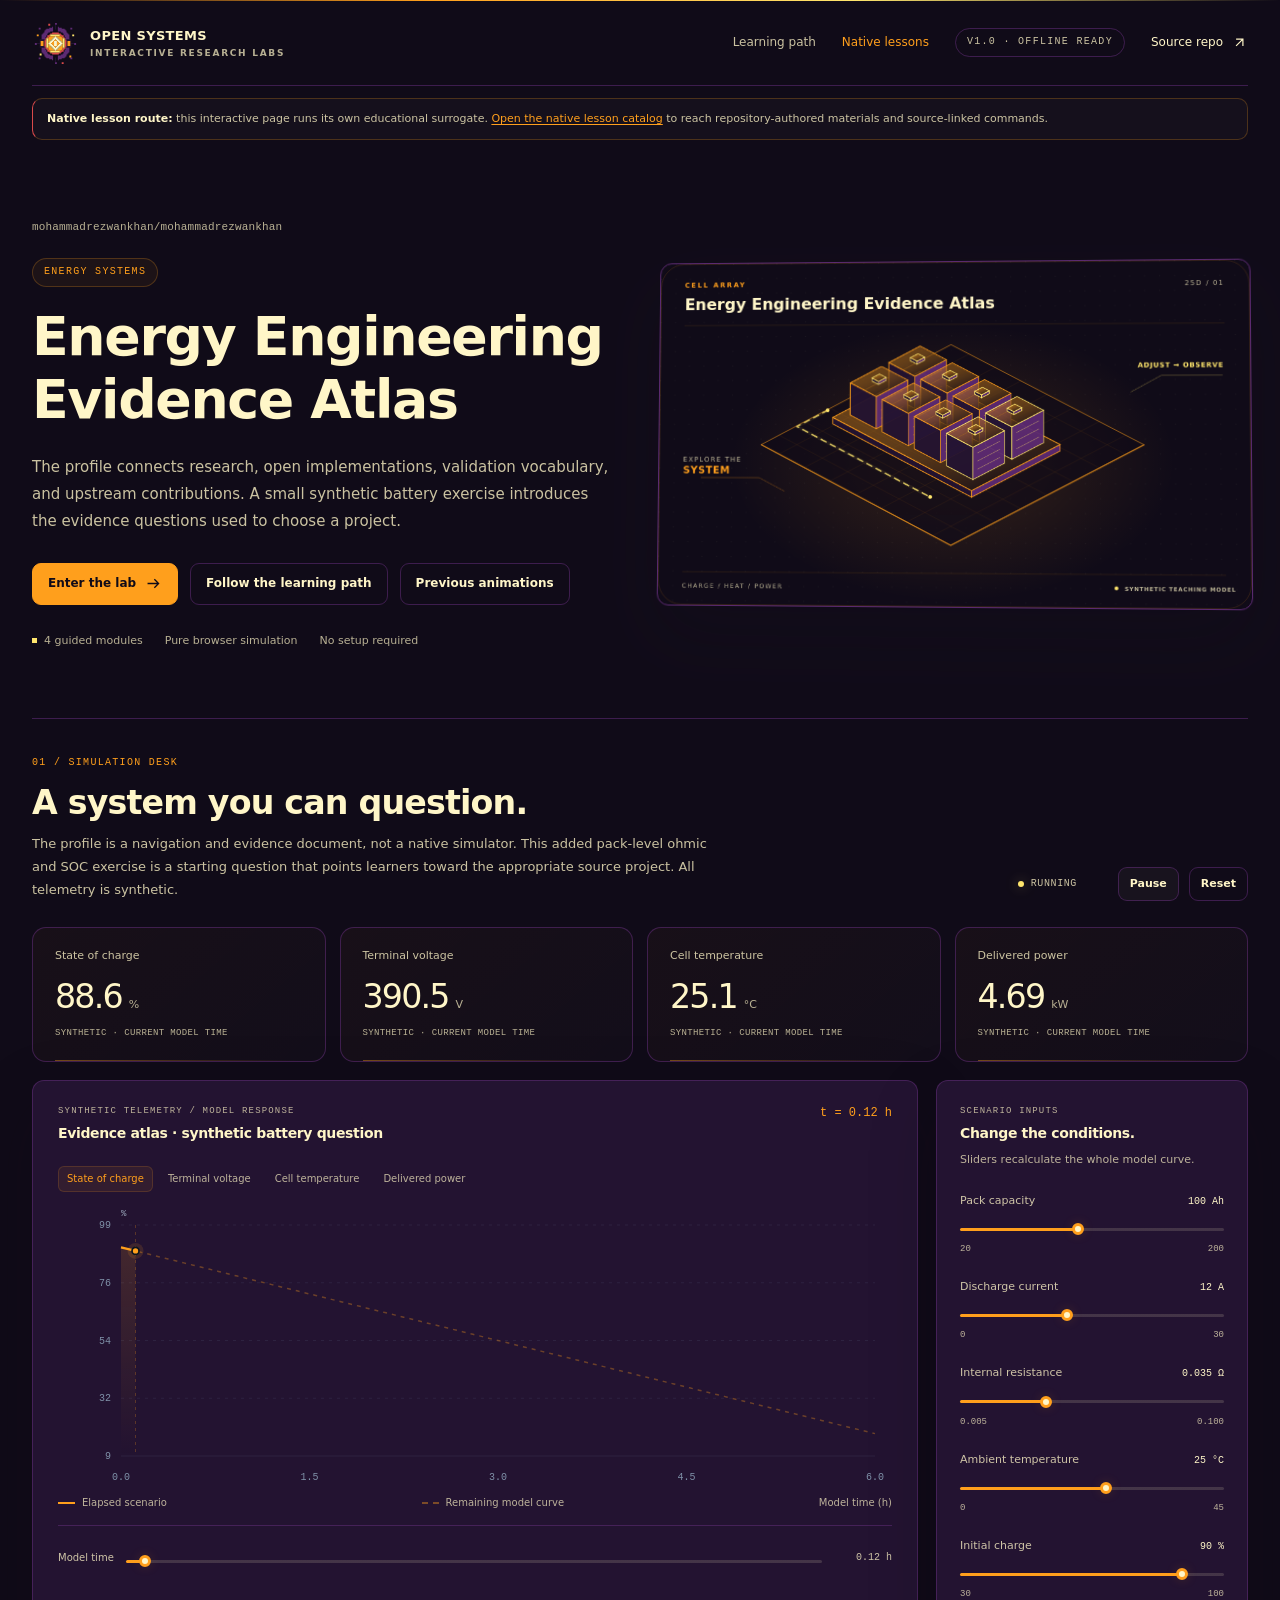
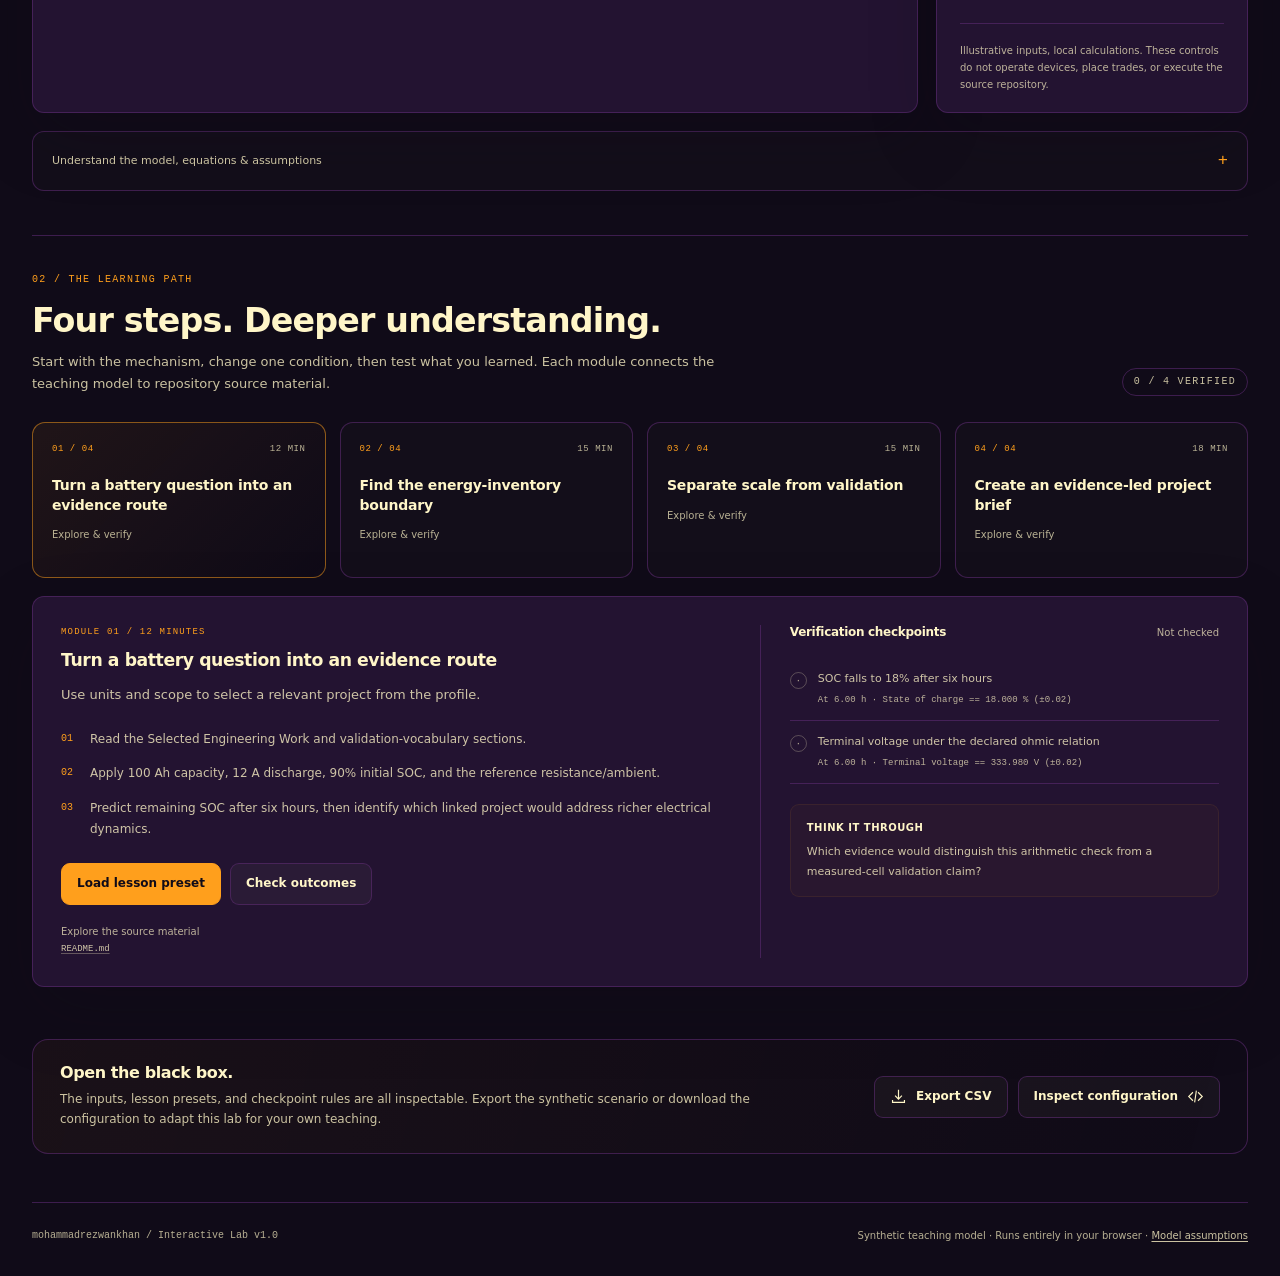
<file: docs/index.html>
<!doctype html>
<html data-avatar-brand="dashboard" data-flagship-build="8ab37c4fd871e7276ce2f1cb8c7705d95859aa1da48a2f52416872e097136b84" lang="en" data-flagship-repo="mohammadrezwankhan/mohammadrezwankhan" data-flagship-version="1.0">
<head>
<meta charset="utf-8">
<meta name="viewport" content="width=device-width,initial-scale=1">
<meta name="color-scheme" content="dark">
<meta name="description" content="Navigate battery, BESS &amp; smart-grid projects through engineering questions, inspectable source code and explicit limits.">
<title>Energy Engineering Evidence Atlas · Interactive learning lab</title>
<style>
:root{--primary:#ff9f1c;--secondary:#ffe66d;--surface:#100b18;--glow:rgba(255,159,28,.35);--p-rgb:0,229,255;--s-rgb:0,230,118;--ink:#fff6c8;--muted:#fff6c8;--faint:#fff6c8b8;--border:rgba(255,246,200,.14);--card:rgba(16,11,24,.76);--radius:20px;--shadow:0 24px 70px rgba(16,11,24,.18);font-family:Inter,ui-sans-serif,system-ui,-apple-system,BlinkMacSystemFont,"Segoe UI",sans-serif;color:var(--ink);background:#100b18;font-synthesis:none}
*{box-sizing:border-box}html{scroll-behavior:smooth;scroll-padding-top:24px}body{margin:0;background:radial-gradient(ellipse 65% 550px at 82% 0,rgba(var(--p-rgb),.065),transparent),linear-gradient(180deg,var(--surface) -600px,#100b18 900px);font-size:14px;line-height:1.65}body:before{content:"";position:absolute;inset:0 0 auto;height:1px;background:linear-gradient(90deg,transparent,var(--primary),var(--secondary),transparent)}button,input,select{font:inherit}button,a,input,summary{touch-action:manipulation}button{cursor:pointer}a{color:var(--primary);text-decoration:none}a:hover{text-decoration:underline}button:focus-visible,a:focus-visible,summary:focus-visible,input:focus-visible{outline:2px solid var(--primary);outline-offset:4px}button:disabled{cursor:default;opacity:.45}::selection{background:rgba(var(--p-rgb),.28)}h1,h2,h3,p{margin:0}h1,h2,h3{line-height:1.17;letter-spacing:-.035em}h1{font-size:clamp(2.25rem,4.2vw,4rem);font-weight:640;max-width:730px;text-wrap:balance}h2{font-size:clamp(1.6rem,2.6vw,2.25rem);font-weight:580}h3{font-size:1.08rem;font-weight:600}button svg,a svg{width:17px;height:17px;flex:none}svg{overflow:visible}.shell{width:min(1320px,calc(100% - 64px));margin:auto}.topbar{min-height:86px;display:flex;align-items:center;justify-content:space-between;gap:24px;border-bottom:1px solid var(--border)}.brand{display:flex;align-items:center;gap:12px;color:var(--ink);letter-spacing:.025em;font-weight:650;font-size:13px;white-space:nowrap}.brand:hover{text-decoration:none}.brand-icon{width:34px;height:37px;color:var(--primary)}.brand small{display:block;color:var(--faint);font-size:9px;letter-spacing:.19em;font-weight:600;line-height:1.4}.topnav{display:flex;gap:26px;align-items:center;font-size:12px}.topnav a{color:var(--muted)}.topnav .source-link{color:var(--ink);display:flex;align-items:center;gap:8px}.tag,.eyebrow{font-family:ui-monospace,SFMono-Regular,Consolas,monospace;font-size:10px;letter-spacing:.13em;text-transform:uppercase}.tag{border:1px solid var(--border);border-radius:999px;padding:5px 11px;color:var(--muted);display:inline-flex;gap:7px;align-items:center;white-space:nowrap}.tag.accent{color:var(--primary);border-color:rgba(var(--p-rgb),.23);background:rgba(var(--p-rgb),.055)}.hero{display:grid;grid-template-columns:1fr 1.02fr;align-items:center;gap:40px;padding:66px 0 56px}.hero-copy{padding:12px 0}.repo-path{font-family:ui-monospace,SFMono-Regular,Consolas,monospace;color:var(--faint);font-size:11px;letter-spacing:.015em;overflow-wrap:anywhere;margin-bottom:22px}.hero-title{margin-top:19px}.hero-summary{font-size:15px;line-height:1.8;color:var(--muted);max-width:600px;margin-top:22px}.hero-actions{display:flex;gap:12px;flex-wrap:wrap;margin-top:28px}.btn{display:inline-flex;align-items:center;justify-content:center;gap:9px;min-height:42px;border:1px solid var(--border);border-radius:9px;padding:9px 15px;font-size:12px;font-weight:600;color:var(--ink);background:rgba(255,246,200,.035);transition:background .16s,border-color .16s,transform .16s;text-align:center}.btn:hover{background:rgba(255,246,200,.075);text-decoration:none;border-color:rgba(255,246,200,.28)}.btn.primary{color:#100b18;background:var(--primary);border-color:var(--primary);box-shadow:0 4px 24px rgba(var(--p-rgb),.10)}.btn.primary:hover{filter:brightness(1.08)}.btn.quiet{background:transparent}.btn.compact{min-height:34px;padding:6px 11px;font-size:11px}.btn.icon{padding:8px;min-width:36px}.hero-notes{margin-top:27px;display:flex;gap:22px;align-items:center;font-size:11px;color:var(--faint)}.hero-notes span{display:flex;align-items:center;gap:7px}.mini-square{width:5px;height:5px;background:var(--secondary);display:inline-block}.hero-art{position:relative;min-width:0;transform:perspective(1100px) rotateY(-3deg) rotateX(2deg);transform-origin:center;filter:drop-shadow(0 30px 34px rgba(16,11,24,.23))}.hero-art:after{content:"";position:absolute;inset:0;border-radius:24px;border:1px solid rgba(var(--p-rgb),.14);pointer-events:none}.hero-art>svg{display:block;width:100%;height:auto;border-radius:24px}.section{padding:36px 0 44px;border-top:1px solid var(--border)}.section-heading{display:flex;align-items:flex-end;justify-content:space-between;gap:24px;margin-bottom:26px}.eyebrow{color:var(--primary);margin-bottom:13px}.section-description{font-size:13px;color:var(--muted);margin-top:10px;max-width:690px;line-height:1.75}.section-controls{display:flex;align-items:center;gap:10px;flex:none}.run-status{font-family:ui-monospace,SFMono-Regular,Consolas,monospace;font-size:10px;letter-spacing:.06em;color:var(--muted);display:flex;align-items:center;gap:7px;min-width:90px}.run-status .dot{width:6px;height:6px;border-radius:50%;background:var(--secondary);box-shadow:0 0 13px rgba(var(--s-rgb),.4)}.run-status.paused .dot{background:var(--faint);box-shadow:none}.metric-grid{display:grid;grid-template-columns:repeat(4,minmax(0,1fr));gap:14px;margin-bottom:18px}.metric-card{border:1px solid var(--border);border-radius:14px;background:linear-gradient(140deg,rgba(var(--p-rgb),.035),rgba(255,246,200,.014));padding:20px 22px;min-width:0;position:relative;overflow:hidden}.metric-card:before{content:"";position:absolute;left:22px;right:22px;bottom:0;height:1px;background:linear-gradient(90deg,var(--primary),transparent);opacity:.4}.metric-label{font-size:11px;color:var(--muted);white-space:normal;line-height:1.4;min-height:16px}.metric-reading{display:flex;align-items:baseline;gap:7px;margin-top:11px;white-space:nowrap;font-variant-numeric:tabular-nums}.metric-value{font-size:clamp(1.7rem,2.6vw,2.35rem);font-weight:540;line-height:1.3;letter-spacing:-.055em}.metric-unit{color:var(--faint);font-size:11px}.metric-caption{font-family:ui-monospace,SFMono-Regular,Consolas,monospace;font-size:9px;color:var(--faint);margin-top:7px;letter-spacing:.04em}.workbench{display:grid;grid-template-columns:minmax(0,1fr) 312px;gap:18px}.panel{border:1px solid var(--border);border-radius:var(--radius);background:var(--card);box-shadow:var(--shadow);min-width:0}.chart-panel{padding:23px 25px 18px;overflow:hidden}.panel-topline{display:flex;align-items:flex-start;justify-content:space-between;gap:20px}.panel-kicker{color:var(--faint);font-family:ui-monospace,SFMono-Regular,Consolas,monospace;font-size:9px;letter-spacing:.13em;text-transform:uppercase;margin-bottom:6px}.panel-title{font-size:14px;font-weight:600;letter-spacing:-.02em;line-height:1.4}.chart-time{font-family:ui-monospace,SFMono-Regular,Consolas,monospace;font-size:12px;color:var(--primary);white-space:nowrap}.chart-tabs{display:flex;gap:6px;flex-wrap:wrap;margin-top:22px}.chart-tab{border:1px solid transparent;background:transparent;color:var(--faint);border-radius:6px;padding:5px 8px;font-size:10px;line-height:1.4}.chart-tab:hover{color:var(--ink);background:rgba(255,246,200,.04)}.chart-tab[aria-pressed=true]{background:rgba(var(--p-rgb),.075);color:var(--primary);border-color:rgba(var(--p-rgb),.16)}.canvas-wrap{position:relative;width:100%;height:285px;margin-top:14px}canvas{display:block;width:100%;height:100%}.chart-legend{display:flex;justify-content:space-between;align-items:center;gap:15px;color:var(--faint);font-size:10px;padding:4px 0 14px;border-bottom:1px solid var(--border)}.chart-legend span{display:flex;align-items:center;gap:7px}.legend-line{display:inline-block;width:17px;height:2px;background:var(--primary)}.legend-line.future{height:0;background:none;border-top:2px dashed rgba(var(--p-rgb),.4)}.time-control{display:flex;align-items:center;gap:12px;margin-top:15px}.time-control label{font-size:10px;color:var(--muted);white-space:nowrap}.time-control input{flex:1;min-width:0}.time-control output{font-family:ui-monospace,SFMono-Regular,Consolas,monospace;color:var(--muted);font-size:10px;min-width:58px;text-align:right}.controls-panel{padding:23px 23px 19px}.panel-subtitle{font-size:11px;color:var(--faint);margin-top:7px;line-height:1.6}.sliders{margin-top:24px}.slider-item{margin-top:22px}.slider-item:first-child{margin-top:0}.slider-label{display:flex;align-items:baseline;justify-content:space-between;gap:8px;font-size:11px;color:var(--muted);line-height:1.5}.slider-label output{font-family:ui-monospace,SFMono-Regular,Consolas,monospace;color:var(--ink);font-size:10px;white-space:nowrap}.slider-range{display:flex;justify-content:space-between;font-family:ui-monospace,SFMono-Regular,Consolas,monospace;font-size:9px;color:var(--faint);margin-top:1px}input[type=range]{appearance:none;-webkit-appearance:none;display:block;width:100%;height:22px;margin:9px 0 2px;background:transparent;cursor:pointer}input[type=range]::-webkit-slider-runnable-track{height:3px;border-radius:8px;background:linear-gradient(90deg,var(--primary) 0,var(--primary) var(--fill,50%),rgba(255,246,200,.15) var(--fill,50%))}input[type=range]::-moz-range-track{height:3px;border-radius:8px;background:rgba(255,246,200,.15)}input[type=range]::-moz-range-progress{height:3px;background:var(--primary)}input[type=range]::-webkit-slider-thumb{appearance:none;-webkit-appearance:none;width:12px;height:12px;background:#fff6c8;border:3px solid var(--primary);border-radius:50%;margin-top:-4.5px;box-shadow:0 0 12px rgba(var(--p-rgb),.15)}input[type=range]::-moz-range-thumb{width:7px;height:7px;background:#fff6c8;border:3px solid var(--primary);border-radius:50%}.controls-note{padding-top:18px;margin-top:21px;border-top:1px solid var(--border);color:var(--faint);font-size:10px;line-height:1.7}.method{margin-top:18px;border:1px solid var(--border);border-radius:12px;background:rgba(255,246,200,.014)}.method summary{cursor:pointer;display:flex;align-items:center;justify-content:space-between;gap:18px;padding:15px 19px;color:var(--muted);font-size:11px;list-style:none}.method summary::-webkit-details-marker{display:none}.method summary:after{content:"+";font-family:ui-monospace,monospace;color:var(--primary);font-size:17px}.method[open] summary:after{content:"−"}.method-body{padding:3px 21px 20px}.equation{font-family:ui-monospace,SFMono-Regular,Consolas,monospace;font-size:11px;color:var(--primary);line-height:1.9;white-space:pre-wrap;overflow-wrap:anywhere;padding:14px 16px;border-radius:9px;background:rgba(var(--p-rgb),.035);margin:0 0 14px}.method-body ul{padding-left:18px;margin:0;color:var(--muted);font-size:11px;line-height:1.8}.method-body li+li{margin-top:4px}.module-grid{display:grid;grid-template-columns:repeat(4,minmax(0,1fr));gap:14px;margin-bottom:18px}.module-button{display:flex;flex-direction:column;text-align:left;border:1px solid var(--border);border-radius:13px;background:rgba(255,246,200,.015);padding:19px;min-height:156px;color:var(--ink);width:100%;position:relative;transition:border-color .2s,background .2s}.module-button:hover{border-color:rgba(var(--p-rgb),.35);background:rgba(var(--p-rgb),.025)}.module-button[aria-selected=true]{border-color:rgba(var(--p-rgb),.5);background:linear-gradient(135deg,rgba(var(--p-rgb),.065),transparent)}.module-meta{font-family:ui-monospace,SFMono-Regular,Consolas,monospace;display:flex;align-items:center;justify-content:space-between;gap:8px;font-size:9px;color:var(--faint);letter-spacing:.06em;width:100%;margin-bottom:19px}.module-index{color:var(--primary)}.module-title{font-size:14px;font-weight:570;line-height:1.4;letter-spacing:-.015em;overflow-wrap:anywhere}.module-state{font-size:10px;color:var(--faint);margin-top:12px}.module-state.completed{color:var(--secondary)}.lesson-panel{padding:28px;display:grid;grid-template-columns:minmax(0,1.18fr) minmax(280px,.82fr);gap:38px}.lesson-eyebrow{font-family:ui-monospace,SFMono-Regular,Consolas,monospace;color:var(--primary);font-size:9px;letter-spacing:.13em;text-transform:uppercase;margin-bottom:10px}.lesson-objective{font-size:13px;color:var(--muted);line-height:1.8;margin-top:13px}.lesson-steps{list-style:none;counter-reset:steps;padding:0;margin:22px 0}.lesson-steps li{counter-increment:steps;position:relative;padding-left:29px;color:var(--muted);font-size:12px;line-height:1.8;margin-top:13px}.lesson-steps li:before{content:counter(steps,decimal-leading-zero);position:absolute;left:0;top:1px;color:var(--primary);font-family:ui-monospace,monospace;font-size:10px}.lesson-actions{display:flex;flex-wrap:wrap;gap:9px;margin-top:21px}.check-area{border-left:1px solid var(--border);padding-left:29px;min-width:0}.checks-heading{display:flex;justify-content:space-between;gap:10px;align-items:baseline}.checks-heading h3{font-size:12px;letter-spacing:0}.check-status{color:var(--faint);font-size:10px}.checks{margin-top:16px}.check-row{padding:12px 0;border-bottom:1px solid var(--border)}.check-top{display:flex;gap:11px;align-items:flex-start;font-size:11px;color:var(--muted);line-height:1.65}.check-icon{width:17px;height:17px;flex:none;border:1px solid rgba(255,246,200,.25);border-radius:50%;font-size:10px;text-align:center;line-height:15px;color:var(--faint);margin-top:2px}.check-row.pass .check-icon{border-color:rgba(var(--s-rgb),.4);color:var(--secondary);background:rgba(var(--s-rgb),.07)}.check-row.fail .check-icon{border-color:rgba(255,246,200,.4);color:#fff6c8}.check-value{font-family:ui-monospace,SFMono-Regular,Consolas,monospace;font-size:9px;color:var(--faint);padding-left:28px;margin-top:4px;line-height:1.7;overflow-wrap:anywhere}.check-row.pass .check-value{color:var(--secondary)}.check-row.fail .check-value{color:#fff6c8}.reflection{font-size:11px;line-height:1.8;color:var(--muted);padding:14px 16px;border-radius:9px;background:rgba(var(--p-rgb),.03);border:1px solid rgba(var(--p-rgb),.08);margin-top:20px}.reflection strong{display:block;color:var(--ink);font-size:10px;letter-spacing:.05em;margin-bottom:5px;text-transform:uppercase;font-weight:600}.lesson-sources{margin-top:17px;font-size:10px;color:var(--faint);line-height:1.9;overflow-wrap:anywhere}.lesson-sources a{display:block;color:var(--muted);font-family:ui-monospace,SFMono-Regular,Consolas,monospace;font-size:9px;text-decoration:underline;text-decoration-color:rgba(255,246,200,.3);text-underline-offset:3px}.about-strip{display:flex;align-items:center;justify-content:space-between;gap:30px;border:1px solid var(--border);border-radius:16px;padding:24px 27px;background:linear-gradient(105deg,rgba(var(--p-rgb),.045),transparent);margin:8px 0 48px}.about-strip h3{font-size:16px;font-weight:550}.about-strip p{font-size:12px;color:var(--muted);margin-top:7px;max-width:760px}.about-actions{display:flex;gap:10px;flex:none}.footer{display:flex;justify-content:space-between;gap:20px;align-items:center;border-top:1px solid var(--border);padding:25px 0 31px;font-size:10px;color:var(--faint)}.footer span:first-child{font-family:ui-monospace,SFMono-Regular,Consolas,monospace}.footer a{color:var(--muted);text-decoration:underline;text-underline-offset:.22em}.toast{position:fixed;left:50%;bottom:23px;transform:translateX(-50%) translateY(14px);border:1px solid rgba(var(--p-rgb),.25);background:#231331;box-shadow:0 15px 50px rgba(16,11,24,.4);padding:11px 17px;border-radius:10px;color:var(--ink);font-size:12px;opacity:0;pointer-events:none;max-width:min(90vw,600px);width:max-content;z-index:10;transition:opacity .2s,transform .2s}.toast.visible{opacity:1;transform:translateX(-50%) translateY(0)}.drawer{position:fixed;inset:0 0 0 auto;margin:0;height:100dvh;max-height:100dvh;width:min(650px,100%);max-width:100%;border:0;border-left:1px solid var(--border);padding:0;background:#231331;color:var(--ink);box-shadow:-25px 0 100px rgba(16,11,24,.4)}.drawer::backdrop{background:rgba(16,11,24,.75);backdrop-filter:blur(5px)}.drawer-layout{display:flex;flex-direction:column;height:100%;min-height:0}.drawer-header{padding:25px 27px 20px;border-bottom:1px solid var(--border);flex:none}.drawer-header-row{display:flex;justify-content:space-between;align-items:flex-start;gap:20px}.drawer h2{font-size:24px}.drawer-intro{font-size:12px;color:var(--muted);line-height:1.8;margin-top:13px}.drawer-toolbar{display:flex;gap:9px;flex-wrap:wrap;margin-top:18px}.drawer-body{padding:22px 27px;overflow:auto;min-height:0}.config-meta{display:grid;grid-template-columns:1fr 1fr;gap:12px;margin-bottom:18px}.config-meta div{padding:12px;background:rgba(255,246,200,.025);border:1px solid var(--border);border-radius:9px;font-size:11px;color:var(--muted);overflow-wrap:anywhere}.config-meta strong{display:block;font-family:ui-monospace,monospace;font-size:9px;color:var(--faint);letter-spacing:.1em;font-weight:500;text-transform:uppercase;margin-bottom:4px}.code-label{font-family:ui-monospace,monospace;font-size:10px;color:var(--primary);margin:20px 0 11px}.config-code{font-family:ui-monospace,SFMono-Regular,Consolas,monospace;font-size:10px;line-height:1.8;margin:0;padding:17px;background:#100b18;border:1px solid var(--border);border-radius:10px;white-space:pre;overflow:auto;tab-size:2;max-width:100%;color:#fff6c8}.drawer-footer{border-top:1px solid var(--border);font-size:10px;color:var(--faint);padding:14px 27px;flex:none}.visually-hidden{position:absolute!important;width:1px;height:1px;padding:0;margin:-1px;overflow:hidden;clip:rect(0,0,0,0);white-space:nowrap;border:0}.skip-link{position:absolute;left:20px;top:-100px;background:var(--primary);color:#100b18;border-radius:6px;padding:10px 18px;z-index:99}.skip-link:focus{top:12px}.error-banner{border:1px solid #fff6c8;border-radius:12px;background:#231331;color:#fff6c8;padding:20px;margin:30px auto}.hidden{display:none!important}
@media(min-width:1440px){.hero{gap:65px}.hero-art{margin-left:0;margin-right:-6px}.canvas-wrap{height:310px}}
@media(max-width:1100px){.shell{width:calc(100% - 44px)}.hero{gap:28px;padding-top:48px}.hero-summary{font-size:13px}.workbench{grid-template-columns:minmax(0,1fr) 280px}.controls-panel{padding:20px}.module-button{padding:16px}.lesson-panel{gap:26px}.check-area{padding-left:24px}.topnav{gap:19px}.metric-card{padding:17px}.metric-card:before{left:17px;right:17px}}
@media(max-width:820px){.hero{grid-template-columns:1fr;gap:30px;padding:37px 0 35px}.hero-copy{max-width:640px}.hero-title{font-size:clamp(2.35rem,6.5vw,3.9rem)}.hero-summary{font-size:14px;max-width:660px}.hero-art{max-width:720px;width:100%;transform:none}.repo-path{margin-bottom:16px}.hero-notes{margin-top:23px}.workbench{grid-template-columns:1fr}.controls-panel{display:block;padding:23px}.sliders{display:grid;grid-template-columns:repeat(2,minmax(0,1fr));gap:21px 32px;margin-top:23px}.slider-item{margin:0}.controls-note{margin-top:21px;padding-top:14px}.metric-value{font-size:1.75rem}.metric-label{font-size:10px;min-height:28px}.metric-reading{gap:4px}.metric-unit{font-size:9px}.metric-caption{font-size:8px}.module-grid{grid-template-columns:repeat(2,minmax(0,1fr))}.module-button{min-height:139px}.lesson-panel{grid-template-columns:1fr;padding:24px;gap:25px}.check-area{padding-left:0;border-left:0;border-top:1px solid var(--border);padding-top:25px}.about-strip{align-items:flex-start;flex-direction:column;gap:20px}.section-controls{gap:8px}.section-heading{gap:20px}.topnav .nav-secondary{display:none}.canvas-wrap{height:290px}}
@media(max-width:560px){.shell{width:calc(100% - 32px)}.topbar{min-height:73px;gap:12px}.brand{gap:8px;font-size:11px}.brand-icon{width:27px;height:30px}.brand small{font-size:7px}.topnav{gap:10px}.topnav .tag{display:none}.topnav .source-link{font-size:11px;gap:5px}.hero{padding-top:30px;gap:25px}.hero-title{font-size:clamp(2rem,8.8vw,2.8rem);line-height:1.12}.hero-summary{font-size:13px;margin-top:18px}.hero-actions{margin-top:22px;gap:8px}.btn{padding:9px 12px;font-size:11px;min-height:41px}.hero-notes{font-size:9px;gap:15px}.hero-art>svg{border-radius:15px}.hero-art:after{border-radius:15px}.tag{font-size:8px;padding:4px 9px}.repo-path{font-size:9px;margin-bottom:14px}.section{padding:29px 0 32px}.section-heading{display:block;margin-bottom:21px}.eyebrow{font-size:9px;margin-bottom:11px}.section-description{font-size:12px}.section-controls{margin-top:18px}.metric-grid{grid-template-columns:repeat(2,minmax(0,1fr));gap:10px;margin-bottom:14px}.metric-label{min-height:0;font-size:10px}.metric-value{font-size:2rem}.metric-card{padding:16px}.metric-caption{font-size:8px}.metric-unit{font-size:10px}.workbench{gap:14px}.chart-panel{padding:19px 14px 16px}.panel-topline{gap:13px}.panel-title{font-size:12px}.chart-time{font-size:10px}.chart-tabs{gap:4px;margin-top:18px}.chart-tab{font-size:9px;padding:5px 6px}.canvas-wrap{height:240px;margin-top:10px}.chart-legend{font-size:8px;gap:10px;align-items:flex-start}.chart-legend span{gap:5px;line-height:1.5}.legend-line{width:13px;margin-top:5px;flex:none}.time-control{gap:8px}.time-control label,.time-control output{font-size:9px}.time-control output{min-width:47px}.controls-panel{padding:20px}.sliders{grid-template-columns:1fr;gap:22px}.slider-label{font-size:11px}.method summary{font-size:10px;padding:13px 15px}.method-body{padding:2px 15px 17px}.equation{font-size:10px;padding:12px}.module-grid{gap:10px;margin-bottom:14px}.module-button{padding:14px;min-height:145px}.module-meta{font-size:8px;margin-bottom:15px}.module-title{font-size:12px}.module-state{font-size:9px}.lesson-panel{padding:20px}.lesson-objective{font-size:12px}.lesson-steps li{font-size:11px}.lesson-sources a{font-size:9px}.about-strip{padding:21px;margin-bottom:34px}.about-strip h3{font-size:15px}.about-strip p{font-size:11px}.about-actions{flex-wrap:wrap;gap:8px}.footer{display:block;font-size:9px;padding:22px 0}.footer span{display:block}.footer span+span{margin-top:9px}.drawer-header{padding:22px 19px 18px}.drawer-body{padding:18px 19px}.drawer-footer{padding:13px 19px}.drawer h2{font-size:21px}.drawer-intro{font-size:11px}.config-code{font-size:9px;padding:13px}.config-meta{gap:9px}.config-meta div{font-size:10px;padding:10px}.toast{font-size:11px;bottom:15px;max-width:calc(100vw - 26px)}}
@media(prefers-reduced-motion:reduce){html{scroll-behavior:auto}*,*:before,*:after{animation:none!important;transition:none!important}.hero-art{transform:none}}

.native-lessons-link{white-space:nowrap;color:var(--primary)!important}.native-surface-note{margin:12px 0 0;padding:11px 14px;border:1px solid rgba(var(--p-rgb),.24);border-left:4px solid #d94a4a;border-radius:8px;background:rgba(255,246,200,.025);color:var(--muted);font-size:11px;line-height:1.65}.native-surface-note strong{color:var(--ink)}.native-surface-note a{color:var(--primary);text-decoration:underline;text-underline-offset:.22em}@media(max-width:560px){.native-lessons-link{font-size:10px}.native-surface-note{margin-top:8px;padding:9px 11px}}
</style>
<link rel="stylesheet" href="visuals/brand-uniformity/brand.css">
</head>
<body>
<a class="skip-link" href="#simulation">Skip to simulation</a>
<div class="shell" id="app-shell">
<header class="topbar">
<a class="brand" href="#top"><img class="brand-avatar" data-brand-decoration="true" src="visuals/brand-uniformity/avatar.svg" width="48" height="48" alt=""><svg class="brand-icon" viewBox="0 0 36 40" fill="none" aria-hidden="true"><path d="M18 2 34 11v18L18 38 2 29V11Z" stroke="currentColor" stroke-width="1.4"/><path d="m2 11 16 9 16-9M18 20v18M10 15.5v-9M26 24.5v9" stroke="currentColor" stroke-opacity=".45"/><path d="m18 10 8 4.5v9L18 28l-8-4.5v-9Z" fill="currentColor" fill-opacity=".16" stroke="currentColor" stroke-width="1.1"/></svg><span>OPEN SYSTEMS<small>INTERACTIVE RESEARCH LABS</small></span></a>
<nav class="topnav" aria-label="Main navigation"><a class="nav-secondary" href="#lessons">Learning path</a><a class="native-lessons-link" href="native-lessons.html">Native lessons</a><span class="tag">v1.0 · offline ready</span><a class="source-link" id="top-source" href="#sources" target="_blank" rel="noopener noreferrer">Source repo <svg viewBox="0 0 20 20" fill="none" aria-hidden="true"><path d="M6 14 14 6M6 6h8v8" stroke="currentColor" stroke-width="1.4"/></svg></a></nav>
</header>
<aside class="native-surface-note" role="note"><strong>Native lesson route:</strong> this interactive page runs its own educational surrogate. <a href="native-lessons.html">Open the native lesson catalog</a> to reach repository-authored materials and source-linked commands.</aside><main id="top">
<section class="hero" aria-labelledby="hero-title">
<div class="hero-copy"><p class="repo-path" id="repo-path"></p><span class="tag accent" id="domain-tag">INTERACTIVE ENGINEERING LAB</span><h1 class="hero-title" id="hero-title">Explore the system.</h1><p class="hero-summary" id="hero-summary"></p><div class="hero-actions"><a class="btn primary" href="#simulation">Enter the lab <svg viewBox="0 0 20 20" fill="none" aria-hidden="true"><path d="M3 10h13m-5-5 5 5-5 5" stroke="currentColor" stroke-width="1.5"/></svg></a><a class="btn quiet" href="#lessons">Follow the learning path</a><a class="btn quiet previous-animations-link" href="animations/">Previous animations</a></div><div class="hero-notes"><span><i class="mini-square" aria-hidden="true"></i><span id="hero-module-count">4 guided modules</span></span><span>Pure browser simulation</span><span>No setup required</span></div></div>
<div class="hero-art"><svg xmlns="http://www.w3.org/2000/svg" width="960" height="560" viewBox="0 0 960 560" role="img" aria-labelledby="h-mohammadrezwankhan-title h-mohammadrezwankhan-desc">
<title id="h-mohammadrezwankhan-title">Energy Engineering Evidence Atlas — 2.5D teaching laboratory</title>
<desc id="h-mohammadrezwankhan-desc">An isometric vector illustration of cell array. Decorative animation only; all dashboard telemetry is synthetic.</desc>
<defs>
      <linearGradient id="h-mohammadrezwankhan-bg" x2="1" y2="1"><stop stop-color="#100b18"/><stop offset="1" stop-color="#100b18"/></linearGradient>
      <linearGradient id="h-mohammadrezwankhan-top" x2="0.8" y2="1"><stop stop-color="#ff9f1c" stop-opacity=".3"/><stop offset="1" stop-color="#100b18"/></linearGradient>
      <radialGradient id="h-mohammadrezwankhan-halo"><stop stop-color="#ff9f1c" stop-opacity=".16"/><stop offset="1" stop-color="#ff9f1c" stop-opacity="0"/></radialGradient>
      <pattern id="h-mohammadrezwankhan-dots" width="24" height="24" patternUnits="userSpaceOnUse"><circle cx="1" cy="1" r=".7" fill="#fff6c8" opacity=".12"/></pattern>
      <clipPath id="h-mohammadrezwankhan-clip"><rect width="960" height="560" rx="24"/></clipPath>
    </defs>
    <style>
      text{font-family:ui-sans-serif,system-ui,-apple-system,BlinkMacSystemFont,'Segoe UI',sans-serif}
      .flow{animation:h-mohammadrezwankhan-flow 4.8s linear 1 both}
      .float{animation:h-mohammadrezwankhan-float 4.8s ease-in-out 1 both}
      .signal{animation:h-mohammadrezwankhan-signal 4.8s ease-in-out 1 both}
      @keyframes h-mohammadrezwankhan-flow{to{stroke-dashoffset:-34}}
      @keyframes h-mohammadrezwankhan-float{50%{transform:translateY(-6px)}}
      @keyframes h-mohammadrezwankhan-signal{50%{opacity:.35}}
      @media(prefers-reduced-motion:reduce){.flow,.float,.signal{animation:none!important}}
    </style>
    <g clip-path="url(#h-mohammadrezwankhan-clip)">
      <rect width="960" height="560" rx="24" fill="url(#h-mohammadrezwankhan-bg)"/>
      <rect width="960" height="560" fill="url(#h-mohammadrezwankhan-dots)"/>
      <ellipse cx="480" cy="326" rx="360" ry="225" fill="url(#h-mohammadrezwankhan-halo)"/>
      <path d="M40 102H920" stroke="#ff9f1c" stroke-opacity=".16"/>

<text x="40" y="39" fill="#ff9f1c" font-size="11" font-weight="700" letter-spacing="2.8">CELL ARRAY</text>
<text x="40" y="76" fill="#fff6c8" font-size="26" font-weight="600" >Energy Engineering Evidence Atlas</text>
<text x="920" y="40" fill="#fff6c8b8" font-size="11" font-weight="500" text-anchor="end" letter-spacing="2">25D / 01</text>
<polygon points="480.0,135.2 790.8,298.0 480.0,460.8 169.2,298.0" fill="#100b18" stroke="#ff9f1c" stroke-width="1.2" opacity="0.7" />
<polyline points="509.4,150.6 198.6,313.4" fill="none" stroke="#ff9f1c" stroke-width="0.7" opacity="0.14" stroke-linecap="round" stroke-linejoin="round" />
<polyline points="450.6,150.6 761.4,313.4" fill="none" stroke="#ff9f1c" stroke-width="0.7" opacity="0.14" stroke-linecap="round" stroke-linejoin="round" />
<polyline points="551.4,172.6 240.6,335.4" fill="none" stroke="#ff9f1c" stroke-width="0.7" opacity="0.14" stroke-linecap="round" stroke-linejoin="round" />
<polyline points="408.6,172.6 719.4,335.4" fill="none" stroke="#ff9f1c" stroke-width="0.7" opacity="0.14" stroke-linecap="round" stroke-linejoin="round" />
<polyline points="593.4,194.6 282.6,357.4" fill="none" stroke="#ff9f1c" stroke-width="0.7" opacity="0.14" stroke-linecap="round" stroke-linejoin="round" />
<polyline points="366.6,194.6 677.4,357.4" fill="none" stroke="#ff9f1c" stroke-width="0.7" opacity="0.14" stroke-linecap="round" stroke-linejoin="round" />
<polyline points="635.4,216.6 324.6,379.4" fill="none" stroke="#ff9f1c" stroke-width="0.7" opacity="0.14" stroke-linecap="round" stroke-linejoin="round" />
<polyline points="324.6,216.6 635.4,379.4" fill="none" stroke="#ff9f1c" stroke-width="0.7" opacity="0.14" stroke-linecap="round" stroke-linejoin="round" />
<polyline points="677.4,238.6 366.6,401.4" fill="none" stroke="#ff9f1c" stroke-width="0.7" opacity="0.14" stroke-linecap="round" stroke-linejoin="round" />
<polyline points="282.6,238.6 593.4,401.4" fill="none" stroke="#ff9f1c" stroke-width="0.7" opacity="0.14" stroke-linecap="round" stroke-linejoin="round" />
<polyline points="719.4,260.6 408.6,423.4" fill="none" stroke="#ff9f1c" stroke-width="0.7" opacity="0.14" stroke-linecap="round" stroke-linejoin="round" />
<polyline points="240.6,260.6 551.4,423.4" fill="none" stroke="#ff9f1c" stroke-width="0.7" opacity="0.14" stroke-linecap="round" stroke-linejoin="round" />
<polyline points="761.4,282.6 450.6,445.4" fill="none" stroke="#ff9f1c" stroke-width="0.7" opacity="0.14" stroke-linecap="round" stroke-linejoin="round" />
<polyline points="198.6,282.6 509.4,445.4" fill="none" stroke="#ff9f1c" stroke-width="0.7" opacity="0.14" stroke-linecap="round" stroke-linejoin="round" />
<polyline points="169.2,298.0 480.0,460.8 790.8,298.0" fill="none" stroke="#ff9f1c" stroke-width="1.8" opacity="0.6" stroke-linecap="round" stroke-linejoin="round" />
<g class="float">
<polygon points="286.8,264.1 513.6,382.9 513.6,372.4 286.8,253.6" fill="#231331" stroke="#ff9f1c" stroke-width="1.2" opacity="0.95" />
<polygon points="656.4,308.1 513.6,382.9 513.6,372.4 656.4,297.6" fill="#5c2a72" stroke="#ff9f1c" stroke-width="1.2" opacity="0.95" />
<polygon points="429.6,178.8 656.4,297.6 513.6,372.4 286.8,253.6" fill="url(#h-mohammadrezwankhan-top)" stroke="#ff9f1c" stroke-width="1.2" opacity="1" />
<polygon points="378.4,216.6 421.2,239.1 421.2,186.6 378.4,164.1" fill="#231331" stroke="#ff9f1c" stroke-width="1.2" opacity="0.95" />
<polygon points="472.4,212.2 421.2,239.1 421.2,186.6 472.4,159.7" fill="#5c2a72" stroke="#ff9f1c" stroke-width="1.2" opacity="0.95" />
<polygon points="429.6,137.3 472.4,159.7 421.2,186.6 378.4,164.1" fill="url(#h-mohammadrezwankhan-top)" stroke="#ff9f1c" stroke-width="1.2" opacity="1" />
<polyline points="464.8,203.1 428.9,221.9" fill="none" stroke="#ff9f1c" stroke-width="1" opacity="0.5" stroke-linecap="round" stroke-linejoin="round" />
<polyline points="464.8,190.0 428.9,208.8" fill="none" stroke="#ff9f1c" stroke-width="1" opacity="0.5" stroke-linecap="round" stroke-linejoin="round" />
<polyline points="464.8,176.9 428.9,195.7" fill="none" stroke="#ff9f1c" stroke-width="1" opacity="0.5" stroke-linecap="round" stroke-linejoin="round" />
<polygon points="413.6,161.1 424.6,166.8 424.6,162.0 413.6,156.3" fill="#231331" stroke="#ffe66d" stroke-width="1.2" opacity="0.95" />
<polygon points="437.2,160.2 424.6,166.8 424.6,162.0 437.2,155.4" fill="#5c2a72" stroke="#ffe66d" stroke-width="1.2" opacity="0.95" />
<polygon points="426.2,149.7 437.2,155.4 424.6,162.0 413.6,156.3" fill="url(#h-mohammadrezwankhan-top)" stroke="#ffe66d" stroke-width="1.2" opacity="1" />
<polygon points="430.9,244.1 473.7,266.6 473.7,214.1 430.9,191.6" fill="#231331" stroke="#ff9f1c" stroke-width="1.2" opacity="0.95" />
<polygon points="524.9,239.7 473.7,266.6 473.7,214.1 524.9,187.2" fill="#5c2a72" stroke="#ff9f1c" stroke-width="1.2" opacity="0.95" />
<polygon points="482.1,164.8 524.9,187.2 473.7,214.1 430.9,191.6" fill="url(#h-mohammadrezwankhan-top)" stroke="#ff9f1c" stroke-width="1.2" opacity="1" />
<polyline points="517.3,230.6 481.4,249.4" fill="none" stroke="#ff9f1c" stroke-width="1" opacity="0.5" stroke-linecap="round" stroke-linejoin="round" />
<polyline points="517.3,217.5 481.4,236.3" fill="none" stroke="#ff9f1c" stroke-width="1" opacity="0.5" stroke-linecap="round" stroke-linejoin="round" />
<polyline points="517.3,204.4 481.4,223.2" fill="none" stroke="#ff9f1c" stroke-width="1" opacity="0.5" stroke-linecap="round" stroke-linejoin="round" />
<polygon points="466.1,188.6 477.1,194.3 477.1,189.5 466.1,183.8" fill="#231331" stroke="#ffe66d" stroke-width="1.2" opacity="0.95" />
<polygon points="489.7,187.7 477.1,194.3 477.1,189.5 489.7,182.9" fill="#5c2a72" stroke="#ffe66d" stroke-width="1.2" opacity="0.95" />
<polygon points="478.7,177.2 489.7,182.9 477.1,189.5 466.1,183.8" fill="url(#h-mohammadrezwankhan-top)" stroke="#ffe66d" stroke-width="1.2" opacity="1" />
<polygon points="483.4,271.6 526.2,294.1 526.2,241.6 483.4,219.1" fill="#231331" stroke="#ff9f1c" stroke-width="1.2" opacity="0.95" />
<polygon points="577.4,267.2 526.2,294.1 526.2,241.6 577.4,214.7" fill="#5c2a72" stroke="#ff9f1c" stroke-width="1.2" opacity="0.95" />
<polygon points="534.6,192.3 577.4,214.7 526.2,241.6 483.4,219.1" fill="url(#h-mohammadrezwankhan-top)" stroke="#ff9f1c" stroke-width="1.2" opacity="1" />
<polyline points="569.8,258.1 533.9,276.9" fill="none" stroke="#ff9f1c" stroke-width="1" opacity="0.5" stroke-linecap="round" stroke-linejoin="round" />
<polyline points="569.8,245.0 533.9,263.8" fill="none" stroke="#ff9f1c" stroke-width="1" opacity="0.5" stroke-linecap="round" stroke-linejoin="round" />
<polyline points="569.8,231.9 533.9,250.7" fill="none" stroke="#ff9f1c" stroke-width="1" opacity="0.5" stroke-linecap="round" stroke-linejoin="round" />
<polygon points="518.6,216.1 529.6,221.8 529.6,217.0 518.6,211.3" fill="#231331" stroke="#ffe66d" stroke-width="1.2" opacity="0.95" />
<polygon points="542.2,215.2 529.6,221.8 529.6,217.0 542.2,210.4" fill="#5c2a72" stroke="#ffe66d" stroke-width="1.2" opacity="0.95" />
<polygon points="531.2,204.7 542.2,210.4 529.6,217.0 518.6,211.3" fill="url(#h-mohammadrezwankhan-top)" stroke="#ffe66d" stroke-width="1.2" opacity="1" />
<polygon points="535.9,299.1 578.7,321.6 578.7,269.1 535.9,246.6" fill="#231331" stroke="#ffe66d" stroke-width="1.2" opacity="0.95" />
<polygon points="629.9,294.7 578.7,321.6 578.7,269.1 629.9,242.2" fill="#5c2a72" stroke="#ffe66d" stroke-width="1.2" opacity="0.95" />
<polygon points="587.1,219.8 629.9,242.2 578.7,269.1 535.9,246.6" fill="url(#h-mohammadrezwankhan-top)" stroke="#ffe66d" stroke-width="1.2" opacity="1" />
<polyline points="622.3,285.6 586.4,304.4" fill="none" stroke="#ffe66d" stroke-width="1" opacity="0.5" stroke-linecap="round" stroke-linejoin="round" />
<polyline points="622.3,272.5 586.4,291.3" fill="none" stroke="#ffe66d" stroke-width="1" opacity="0.5" stroke-linecap="round" stroke-linejoin="round" />
<polyline points="622.3,259.4 586.4,278.2" fill="none" stroke="#ffe66d" stroke-width="1" opacity="0.5" stroke-linecap="round" stroke-linejoin="round" />
<polygon points="571.1,243.6 582.1,249.3 582.1,244.5 571.1,238.8" fill="#231331" stroke="#ffe66d" stroke-width="1.2" opacity="0.95" />
<polygon points="594.7,242.7 582.1,249.3 582.1,244.5 594.7,237.9" fill="#5c2a72" stroke="#ffe66d" stroke-width="1.2" opacity="0.95" />
<polygon points="583.7,232.2 594.7,237.9 582.1,244.5 571.1,238.8" fill="url(#h-mohammadrezwankhan-top)" stroke="#ffe66d" stroke-width="1.2" opacity="1" />
<polygon points="315.4,249.6 358.2,272.1 358.2,219.6 315.4,197.1" fill="#231331" stroke="#ff9f1c" stroke-width="1.2" opacity="0.95" />
<polygon points="409.4,245.2 358.2,272.1 358.2,219.6 409.4,192.7" fill="#5c2a72" stroke="#ff9f1c" stroke-width="1.2" opacity="0.95" />
<polygon points="366.6,170.3 409.4,192.7 358.2,219.6 315.4,197.1" fill="url(#h-mohammadrezwankhan-top)" stroke="#ff9f1c" stroke-width="1.2" opacity="1" />
<polyline points="401.8,236.1 365.9,254.9" fill="none" stroke="#ff9f1c" stroke-width="1" opacity="0.5" stroke-linecap="round" stroke-linejoin="round" />
<polyline points="401.8,223.0 365.9,241.8" fill="none" stroke="#ff9f1c" stroke-width="1" opacity="0.5" stroke-linecap="round" stroke-linejoin="round" />
<polyline points="401.8,209.9 365.9,228.7" fill="none" stroke="#ff9f1c" stroke-width="1" opacity="0.5" stroke-linecap="round" stroke-linejoin="round" />
<polygon points="350.6,194.1 361.6,199.8 361.6,195.0 350.6,189.3" fill="#231331" stroke="#ffe66d" stroke-width="1.2" opacity="0.95" />
<polygon points="374.2,193.2 361.6,199.8 361.6,195.0 374.2,188.4" fill="#5c2a72" stroke="#ffe66d" stroke-width="1.2" opacity="0.95" />
<polygon points="363.2,182.7 374.2,188.4 361.6,195.0 350.6,189.3" fill="url(#h-mohammadrezwankhan-top)" stroke="#ffe66d" stroke-width="1.2" opacity="1" />
<polygon points="367.9,277.1 410.7,299.6 410.7,247.1 367.9,224.6" fill="#231331" stroke="#ff9f1c" stroke-width="1.2" opacity="0.95" />
<polygon points="461.9,272.7 410.7,299.6 410.7,247.1 461.9,220.2" fill="#5c2a72" stroke="#ff9f1c" stroke-width="1.2" opacity="0.95" />
<polygon points="419.1,197.8 461.9,220.2 410.7,247.1 367.9,224.6" fill="url(#h-mohammadrezwankhan-top)" stroke="#ff9f1c" stroke-width="1.2" opacity="1" />
<polyline points="454.3,263.6 418.4,282.4" fill="none" stroke="#ff9f1c" stroke-width="1" opacity="0.5" stroke-linecap="round" stroke-linejoin="round" />
<polyline points="454.3,250.5 418.4,269.3" fill="none" stroke="#ff9f1c" stroke-width="1" opacity="0.5" stroke-linecap="round" stroke-linejoin="round" />
<polyline points="454.3,237.4 418.4,256.2" fill="none" stroke="#ff9f1c" stroke-width="1" opacity="0.5" stroke-linecap="round" stroke-linejoin="round" />
<polygon points="403.1,221.6 414.1,227.3 414.1,222.5 403.1,216.8" fill="#231331" stroke="#ffe66d" stroke-width="1.2" opacity="0.95" />
<polygon points="426.7,220.7 414.1,227.3 414.1,222.5 426.7,215.9" fill="#5c2a72" stroke="#ffe66d" stroke-width="1.2" opacity="0.95" />
<polygon points="415.7,210.2 426.7,215.9 414.1,222.5 403.1,216.8" fill="url(#h-mohammadrezwankhan-top)" stroke="#ffe66d" stroke-width="1.2" opacity="1" />
<polygon points="420.4,304.6 463.2,327.1 463.2,274.6 420.4,252.1" fill="#231331" stroke="#ff9f1c" stroke-width="1.2" opacity="0.95" />
<polygon points="514.4,300.2 463.2,327.1 463.2,274.6 514.4,247.7" fill="#5c2a72" stroke="#ff9f1c" stroke-width="1.2" opacity="0.95" />
<polygon points="471.6,225.3 514.4,247.7 463.2,274.6 420.4,252.1" fill="url(#h-mohammadrezwankhan-top)" stroke="#ff9f1c" stroke-width="1.2" opacity="1" />
<polyline points="506.8,291.1 470.9,309.9" fill="none" stroke="#ff9f1c" stroke-width="1" opacity="0.5" stroke-linecap="round" stroke-linejoin="round" />
<polyline points="506.8,278.0 470.9,296.8" fill="none" stroke="#ff9f1c" stroke-width="1" opacity="0.5" stroke-linecap="round" stroke-linejoin="round" />
<polyline points="506.8,264.9 470.9,283.7" fill="none" stroke="#ff9f1c" stroke-width="1" opacity="0.5" stroke-linecap="round" stroke-linejoin="round" />
<polygon points="455.6,249.1 466.6,254.8 466.6,250.0 455.6,244.3" fill="#231331" stroke="#ffe66d" stroke-width="1.2" opacity="0.95" />
<polygon points="479.2,248.2 466.6,254.8 466.6,250.0 479.2,243.4" fill="#5c2a72" stroke="#ffe66d" stroke-width="1.2" opacity="0.95" />
<polygon points="468.2,237.7 479.2,243.4 466.6,250.0 455.6,244.3" fill="url(#h-mohammadrezwankhan-top)" stroke="#ffe66d" stroke-width="1.2" opacity="1" />
<polygon points="472.9,332.1 515.7,354.6 515.7,302.1 472.9,279.6" fill="#231331" stroke="#ffe66d" stroke-width="1.2" opacity="0.95" />
<polygon points="566.9,327.7 515.7,354.6 515.7,302.1 566.9,275.2" fill="#5c2a72" stroke="#ffe66d" stroke-width="1.2" opacity="0.95" />
<polygon points="524.1,252.8 566.9,275.2 515.7,302.1 472.9,279.6" fill="url(#h-mohammadrezwankhan-top)" stroke="#ffe66d" stroke-width="1.2" opacity="1" />
<polyline points="559.3,318.6 523.4,337.4" fill="none" stroke="#ffe66d" stroke-width="1" opacity="0.5" stroke-linecap="round" stroke-linejoin="round" />
<polyline points="559.3,305.5 523.4,324.3" fill="none" stroke="#ffe66d" stroke-width="1" opacity="0.5" stroke-linecap="round" stroke-linejoin="round" />
<polyline points="559.3,292.4 523.4,311.2" fill="none" stroke="#ffe66d" stroke-width="1" opacity="0.5" stroke-linecap="round" stroke-linejoin="round" />
<polygon points="508.1,276.6 519.1,282.3 519.1,277.5 508.1,271.8" fill="#231331" stroke="#ffe66d" stroke-width="1.2" opacity="0.95" />
<polygon points="531.7,275.7 519.1,282.3 519.1,277.5 531.7,270.9" fill="#5c2a72" stroke="#ffe66d" stroke-width="1.2" opacity="0.95" />
<polygon points="520.7,265.2 531.7,270.9 519.1,277.5 508.1,271.8" fill="url(#h-mohammadrezwankhan-top)" stroke="#ffe66d" stroke-width="1.2" opacity="1" />
<polyline points="278.4,242.0 228.0,268.4 446.4,382.8" fill="none" stroke="#ffe66d" stroke-width="5.4" opacity="0.08" stroke-linecap="round" stroke-linejoin="round" />
<polyline points="278.4,242.0 228.0,268.4 446.4,382.8" fill="none" stroke="#ffe66d" stroke-width="2.4" opacity="0.8" stroke-linecap="round" stroke-linejoin="round" class="flow" stroke-dasharray="9 8"/>
<circle cx="278.4" cy="242.0" r="3" fill="#ffe66d"/>
<circle cx="446.4" cy="382.8" r="3" fill="#ffe66d"/>
</g>
<polyline points="70.0,352.0 166.0,352.0 208.0,374.0" fill="none" stroke="#ff9f1c" stroke-width="1" opacity="0.4" stroke-linecap="round" stroke-linejoin="round" />
<text x="40" y="326" fill="#fff6c8b8" font-size="11" font-weight="500" letter-spacing="2">EXPLORE THE</text>
<text x="40" y="345" fill="#ff9f1c" font-size="16" font-weight="600" letter-spacing="1">SYSTEM</text>
<polyline points="770.0,213.0 819.0,186.0 916.0,186.0" fill="none" stroke="#ffe66d" stroke-width="1" opacity="0.4" stroke-linecap="round" stroke-linejoin="round" />
<text x="918" y="173" fill="#ffe66d" font-size="11" font-weight="600" text-anchor="end" letter-spacing="1">ADJUST → OBSERVE</text>
<path d="M40 506H920" stroke="#ff9f1c" stroke-opacity=".15"/>
<text x="40" y="532" fill="#fff6c8b8" font-size="10" font-weight="500" letter-spacing="2">CHARGE / HEAT / POWER</text>
<circle cx="746.0" cy="528.0" r="3" fill="#ffe66d" class="signal"/>
<text x="759" y="532" fill="#fff6c8b8" font-size="9" font-weight="600" letter-spacing="1.1">SYNTHETIC TEACHING MODEL</text>
</g></svg></div>
</section>
<section class="section" id="simulation" aria-labelledby="simulation-title">
<div class="section-heading"><div><p class="eyebrow">01 / Simulation desk</p><h2 id="simulation-title">A system you can question.</h2><p class="section-description" id="model-summary">Move a parameter. Watch the response. Every value below comes from a transparent, synthetic teaching model.</p></div><div class="section-controls"><div class="run-status paused" id="run-status"><span class="dot" aria-hidden="true"></span><span id="run-label">PAUSED</span></div><button class="btn compact" id="play-button" type="button">Run simulation</button><button class="btn compact quiet" id="reset-button" type="button">Reset</button></div></div>
<div class="metric-grid" id="metric-grid" role="group" aria-label="Synthetic model values"></div>
<div class="workbench">
<div class="panel chart-panel"><div class="panel-topline"><div><p class="panel-kicker">Synthetic telemetry / model response</p><h3 class="panel-title" id="chart-heading"></h3></div><span class="chart-time" id="chart-time"></span></div><div class="chart-tabs" id="metric-tabs" role="group" aria-label="Choose chart metric"></div><div class="canvas-wrap"><canvas id="telemetry-chart" role="img" aria-describedby="chart-description">Your browser does not support the canvas plot. The current synthetic values are available in the metric cards and the full scenario can be downloaded as CSV.</canvas></div><p id="chart-description" class="visually-hidden">A deterministic model curve. The solid segment shows elapsed model time, the dashed segment shows the remaining scenario. Choose a metric above or scrub model time below.</p><div class="chart-legend" aria-hidden="true"><span><i class="legend-line"></i>Elapsed scenario</span><span><i class="legend-line future"></i>Remaining model curve</span><span id="chart-axis-label"></span></div><div class="time-control"><label for="time-slider">Model time</label><input id="time-slider" type="range" min="0" max="100" step="0.1" value="0"><output id="time-output" for="time-slider">0</output></div></div>
<aside class="panel controls-panel" aria-labelledby="controls-title"><p class="panel-kicker">Scenario inputs</p><h3 class="panel-title" id="controls-title">Change the conditions.</h3><p class="panel-subtitle">Sliders recalculate the whole model curve.</p><div class="sliders" id="sliders"></div><p class="controls-note">Illustrative inputs, local calculations. These controls do not operate devices, place trades, or execute the source repository.</p></aside>
</div>
<details class="method" id="method"><summary>Understand the model, equations &amp; assumptions</summary><div class="method-body"><pre class="equation" id="equation"></pre><ul id="assumptions"></ul></div></details>
</section>
<section class="section" id="lessons" aria-labelledby="lessons-title">
<div class="section-heading"><div><p class="eyebrow">02 / The learning path</p><h2 id="lessons-title">Four steps. Deeper understanding.</h2><p class="section-description">Start with the mechanism, change one condition, then test what you learned. Each module connects the teaching model to repository source material.</p></div><span class="tag" id="lesson-progress">0 / 4 CHECKED</span></div>
<div class="module-grid" id="module-tabs" role="tablist" aria-label="Guided modules"></div>
<div class="panel lesson-panel" id="lesson-panel" role="tabpanel" tabindex="0"><div><p class="lesson-eyebrow" id="lesson-eyebrow"></p><h3 id="lesson-title"></h3><p class="lesson-objective" id="lesson-objective"></p><ol class="lesson-steps" id="lesson-steps"></ol><div class="lesson-actions"><button class="btn primary" id="preset-button" type="button">Load lesson preset</button><button class="btn" id="check-button" type="button">Check outcomes</button></div><div class="lesson-sources" id="lesson-sources"></div></div><div class="check-area"><div class="checks-heading"><h3>Verification checkpoints</h3><span class="check-status" id="check-status">Not checked</span></div><div class="checks" id="checks"></div><div class="reflection"><strong>Think it through</strong><p id="reflection"></p></div></div></div>
</section>
<section class="about-strip" id="sources" aria-label="Reproducible configuration"><div><h3>Open the black box.</h3><p>The inputs, lesson presets, and checkpoint rules are all inspectable. Export the synthetic scenario or download the configuration to adapt this lab for your own teaching.</p></div><div class="about-actions"><button class="btn" id="csv-button" type="button"><svg viewBox="0 0 20 20" fill="none" aria-hidden="true"><path d="M10 2v11m-4-4 4 4 4-4M3 14v3h14v-3" stroke="currentColor" stroke-width="1.4"/></svg>Export CSV</button><button class="btn" id="config-button" type="button">Inspect configuration <svg viewBox="0 0 20 20" fill="none" aria-hidden="true"><path d="m7 5-5 5 5 5m6-10 5 5-5 5M11 3 9 17" stroke="currentColor" stroke-width="1.3"/></svg></button></div></section>
</main>
<footer class="footer"><span id="footer-repo"></span><span>Synthetic teaching model · Runs entirely in your browser · <a href="#method">Model assumptions</a></span></footer>
</div>
<dialog class="drawer" id="config-dialog" aria-labelledby="config-title" aria-describedby="config-intro"><div class="drawer-layout"><header class="drawer-header"><div class="drawer-header-row"><div><p class="eyebrow">Lab internals / readable by design</p><h2 id="config-title">Lesson configuration</h2></div><button class="btn icon quiet" id="close-config" type="button" aria-label="Close configuration"><svg viewBox="0 0 20 20" fill="none" aria-hidden="true"><path d="m5 5 10 10M5 15 15 5" stroke="currentColor" stroke-width="1.5"/></svg></button></div><p class="drawer-intro" id="config-intro">This is the embedded configuration used by this page. It contains model defaults and four lesson plans; current slider changes are exported in the telemetry CSV.</p><div class="drawer-toolbar"><button class="btn primary compact" id="copy-config" type="button">Copy JSON</button><button class="btn compact" id="download-config" type="button">Download JSON</button></div></header><div class="drawer-body"><div class="config-meta"><div><strong>Repository</strong><span id="config-repository"></span></div><div><strong>Model</strong><span id="config-model"></span></div><div><strong>Guided modules</strong><span id="config-modules"></span></div><div><strong>Data provenance</strong>Synthetic, deterministic</div></div><p class="code-label">lesson-config.json</p><pre class="config-code" tabindex="0" role="group" aria-label="Lesson configuration JSON"><code id="config-json"></code></pre></div><footer class="drawer-footer">Offline by design. No requests, accounts, or external packages are required.</footer></div></dialog>
<div class="toast" id="toast" role="status" aria-live="polite" aria-atomic="true"></div>
<noscript><div class="shell error-banner">JavaScript is required for the interactive model, sliders, and lessons. Open lesson-config.json to inspect the lesson material without running the dashboard.</div></noscript>
<script id="lab-config" type="application/json">{"$schema":"./lesson-config.schema.json","schema_version":"1.0","repository":{"owner":"mohammadrezwankhan","slug":"mohammadrezwankhan","name":"mohammadrezwankhan","title":"Energy Engineering Evidence Atlas","url":"https://github.com/mohammadrezwankhan/mohammadrezwankhan","default_branch":"main","description":"Navigate battery, BESS \u0026 smart-grid projects through engineering questions, inspectable source code and explicit limits.","summary":"The profile connects research, open implementations, validation vocabulary, and upstream contributions. A small synthetic battery exercise introduces the evidence questions used to choose a project.","audience":"Researchers, students, collaborators, and engineers finding a relevant model or evidence workflow.","topics":["engineering-portfolio","electrical-engineering","battery-energy-storage","battery-rd","bess","smart-grid","matlab","simulink","python","power-electronics","renewable-energy","energy-storage","reproducible-research","engineering-education","github-profile"],"source_paths":["README.md","CONTRIBUTING.md","LICENSE"],"is_fork":false,"upstream":null},"domain":{"id":"A","name":"Energy systems","primary":"#00E5FF","secondary":"#00E676","surface":"#0A192F","glow":"rgba(0,229,255,0.35)"},"model":{"title":"Evidence atlas · synthetic battery question","timeUnit":"h","horizon":6,"parameters":[{"key":"capacityAh","label":"Pack capacity","unit":"Ah","min":20,"max":200,"step":5,"default":100,"calibration":"Illustrative input; verified against the declared analytical model, not field measurements."},{"key":"currentA","label":"Discharge current","unit":"A","min":0,"max":30,"step":1,"default":12,"calibration":"Illustrative input; verified against the declared analytical model, not field measurements."},{"key":"resistanceOhm","label":"Internal resistance","unit":"Ω","min":0.005,"max":0.1,"step":0.005,"default":0.035,"calibration":"Illustrative input; verified against the declared analytical model, not field measurements."},{"key":"ambientC","label":"Ambient temperature","unit":"°C","min":0,"max":45,"step":1,"default":25,"calibration":"Illustrative input; verified against the declared analytical model, not field measurements."},{"key":"initialSoc","label":"Initial charge","unit":"%","min":30,"max":100,"step":5,"default":90,"calibration":"Illustrative input; verified against the declared analytical model, not field measurements."}],"metrics":[{"key":"socPct","label":"State of charge","unit":"%","decimals":1},{"key":"voltageV","label":"Terminal voltage","unit":"V","decimals":1},{"key":"temperatureC","label":"Cell temperature","unit":"°C","decimals":1},{"key":"powerKW","label":"Delivered power","unit":"kW","decimals":2}],"equation":"SOC = clamp(SOC₀ − 100 I t / Q, 0, 100).\nt_empty = Q SOC₀ / (100 I) for I \u003e 0; t_empty = ∞ when I = 0.\nI_eff = I while SOC \u003e 0, otherwise 0; V = 320 + 0.8 SOC − I_eff R; P = V I_eff / 1000.\nt_heat = min(t, t_empty); t_cool = max(0, t − t_empty).\nT = Tₐ + I²R/8 · (1 − exp(−t_heat/0.8)) · exp(−t_cool/0.8).","assumptions":["Illustrative 320–400 V pack with constant requested current until empty.","Current is zero after depletion; the lumped temperature then cools toward ambient with a 0.8-hour time constant.","A lumped thermal response and linear open-circuit voltage replace electrochemical dynamics.","No calibration, cell balancing, aging, or BMS safety logic.","Pack voltage, capacity, resistance, cooling, and current are invented; they do not describe the author’s hardware, publications, or test data.","The simple voltage relation omits RC polarization, EKF estimation, cell balancing, and converter dynamics.","Repository test counts and publication claims remain tied to their cited revisions; they are not inferred from this visual exercise."],"kind":"battery","introduction":"The profile is a navigation and evidence document, not a native simulator. This added pack-level ohmic and SOC exercise is a starting question that points learners toward the appropriate source project.","calibration_status":"Uncalibrated synthetic teaching proxy"},"modules":[{"id":"module-1","title":"Turn a battery question into an evidence route","objective":"Use units and scope to select a relevant project from the profile.","minutes":12,"steps":["Read the Selected Engineering Work and validation-vocabulary sections.","Apply 100 Ah capacity, 12 A discharge, 90% initial SOC, and the reference resistance/ambient.","Predict remaining SOC after six hours, then identify which linked project would address richer electrical dynamics."],"preset":{"capacityAh":100,"currentA":12,"resistanceOhm":0.035,"ambientC":25,"initialSoc":90},"checkpoints":[{"label":"SOC falls to 18% after six hours","metric":"socPct","operator":"==","expected":18,"tolerance":0.02,"atTime":6},{"label":"Terminal voltage under the declared ohmic relation","metric":"voltageV","operator":"==","expected":333.98,"tolerance":0.02,"atTime":6}],"reflection":"Which evidence would distinguish this arithmetic check from a measured-cell validation claim?","source_paths":["README.md"],"level":"Foundation"},{"id":"module-2","title":"Find the energy-inventory boundary","objective":"Recognize that an apparently steady current request cannot continue after depletion.","minutes":15,"steps":["Double discharge current to 24 A with the same 100 Ah capacity and 90% starting SOC.","Predict depletion at 3.75 hours before running to six hours.","Use the profile to find the native continuity or energy-limit repository for a richer reserve calculation."],"preset":{"capacityAh":100,"currentA":24,"resistanceOhm":0.035,"ambientC":25,"initialSoc":90},"checkpoints":[{"label":"The modeled pack is empty at six hours","metric":"socPct","operator":"==","expected":0,"tolerance":0.02,"atTime":6},{"label":"Delivered power is zero after depletion","metric":"powerKW","operator":"==","expected":0,"tolerance":0.02,"atTime":6}],"reflection":"Why is an inventory boundary necessary even in a simple educational battery model?","source_paths":["README.md"],"level":"Parameter study"},{"id":"module-3","title":"Separate scale from validation","objective":"Explain how a capacity change affects duration without validating a larger physical pack.","minutes":15,"steps":["Keep current at 24 A and double nominal capacity to 200 Ah.","Predict six-hour SOC and compare power and heating with the smaller-capacity case.","Read the profile’s thermal, BESS, and grid-service project descriptions to locate the next required evidence."],"preset":{"capacityAh":200,"currentA":24,"resistanceOhm":0.035,"ambientC":25,"initialSoc":90},"checkpoints":[{"label":"Larger capacity restores 18% SOC at six hours","metric":"socPct","operator":"==","expected":18,"tolerance":0.02,"atTime":6},{"label":"Power reflects the higher current","metric":"powerKW","operator":"==","expected":8.00544,"tolerance":0.02,"atTime":6}],"reflection":"Which geometry, resistance, cooling, protection, and cell-matching assumptions would need reconsideration when scaling a real pack?","source_paths":["README.md"],"level":"Stress test"},{"id":"module-4","title":"Create an evidence-led project brief","objective":"Write a reproducible study question with a clear evidence tier and source of record.","minutes":18,"steps":["Use 100 Ah, 8 A, 70% initial SOC, 0.025 ohm resistance, and 25°C ambient.","Run and export the synthetic scenario with its parameters and limits.","Choose a linked native project and record the source revision, setup path, governing assumption, verification plan, and missing measurement evidence."],"preset":{"capacityAh":100,"currentA":8,"resistanceOhm":0.025,"ambientC":25,"initialSoc":70},"checkpoints":[{"label":"Six-hour SOC is 22%","metric":"socPct","operator":"==","expected":22,"tolerance":0.02,"atTime":6},{"label":"Synthetic delivered power at six hours","metric":"powerKW","operator":"==","expected":2.6992,"tolerance":0.02,"atTime":6}],"reflection":"How would you label a result that is unit-tested and reproducible but not independently replicated or physically validated?","source_paths":["README.md","CONTRIBUTING.md"],"level":"Transfer to source"}],"source":{"commit":"dae072b3e4cba859fb3200f4104504744d62488d","audited_at":"2026-10-19T08:39:24Z","url":"https://github.com/mohammadrezwankhan/mohammadrezwankhan/tree/dae072b3e4cba859fb3200f4104504744d62488d","calibration_status":"synthetic-analytical-fixtures","scope":"This browser lab is a standalone teaching approximation. Use the linked source for the project implementation."},"dashboard_url":"https://mohammadrezwankhan.github.io/mohammadrezwankhan/"}</script>
<script>/* Offline teaching models. All outputs are synthetic and deterministic.
 * t is elapsed model time in MODEL_SPECS[kind].timeUnit, not wall-clock time.
 * No model consumes repository code, live sensors, APIs, or market data. */
(function (root, factory) {
  const api = factory();
  if (typeof module === 'object' && module.exports) module.exports = api;
  else root.LabSimulation = api;
})(typeof globalThis !== 'undefined' ? globalThis : this, function () {
  'use strict';
  const clamp = (x, lo, hi) => Math.max(lo, Math.min(hi, x));
  const parameter = (key, label, unit, min, max, step, value) => ({ key, label, unit, min, max, step, default: value });
  const metric = (key, label, unit, decimals) => ({ key, label, unit, decimals });
  const MODEL_SPECS = {
    battery: {
      title: 'Battery discharge · ohmic model', timeUnit: 'h', horizon: 6,
      parameters: [parameter('capacityAh', 'Pack capacity', 'Ah', 20, 200, 5, 100), parameter('currentA', 'Discharge current', 'A', 0, 30, 1, 12), parameter('resistanceOhm', 'Internal resistance', 'Ω', 0.005, 0.1, 0.005, 0.035), parameter('ambientC', 'Ambient temperature', '°C', 0, 45, 1, 25), parameter('initialSoc', 'Initial charge', '%', 30, 100, 5, 90)],
      metrics: [metric('socPct', 'State of charge', '%', 1), metric('voltageV', 'Terminal voltage', 'V', 1), metric('temperatureC', 'Cell temperature', '°C', 1), metric('powerKW', 'Delivered power', 'kW', 2)],
      equation: 'SOC = clamp(SOC₀ − 100 I t / Q, 0, 100).\nt_empty = Q SOC₀ / (100 I) for I > 0; t_empty = ∞ when I = 0.\nI_eff = I while SOC > 0, otherwise 0; V = 320 + 0.8 SOC − I_eff R; P = V I_eff / 1000.\nt_heat = min(t, t_empty); t_cool = max(0, t − t_empty).\nT = Tₐ + I²R/8 · (1 − exp(−t_heat/0.8)) · exp(−t_cool/0.8).',
      assumptions: ['Illustrative 320–400 V pack with constant requested current until empty.', 'Current is zero after depletion; the lumped temperature then cools toward ambient with a 0.8-hour time constant.', 'A lumped thermal response and linear open-circuit voltage replace electrochemical dynamics.', 'No calibration, cell balancing, aging, or BMS safety logic.']
    },
    thermal: {
      title: 'Thermal response · energy balance', timeUnit: 'min', horizon: 60,
      parameters: [parameter('heatW', 'Heat input', 'W', 100, 3000, 100, 1200), parameter('coolingWK', 'Heat transfer', 'W/K', 10, 120, 5, 40), parameter('capacityJPerK', 'Thermal capacity', 'J/K', 3000, 60000, 1000, 18000), parameter('ambientC', 'Ambient temperature', '°C', 0, 45, 1, 25)],
      metrics: [metric('temperatureC', 'Body temperature', '°C', 1), metric('heatRemovedW', 'Heat removed', 'W', 0), metric('storedEnergyKJ', 'Stored heat', 'kJ', 1), metric('residualW', 'Net heating', 'W', 0)],
      equation: 'ΔT = (Q/h) · (1 − exp(−h · 60t/C)); T = Tₐ + ΔT; heat removed = hΔT; stored heat = CΔT/1000.',
      assumptions: ['One uniform thermal mass starts at ambient temperature.', 'Constant heat input and linear heat transfer; no phase change or spatial gradients.', 'Elapsed time is shown in minutes; the energy-balance calculation uses seconds.']
    },
    degradation: {
      title: 'Cycle aging · illustrative fade', timeUnit: 'cycles', horizon: 1000,
      parameters: [parameter('fadePer1000Pct', 'Base fade coefficient', '% / 1k cycles', 2, 40, 1, 18), parameter('temperatureC', 'Cell temperature', '°C', 10, 50, 1, 25), parameter('cRate', 'Cycling rate', 'C', 0.2, 3, 0.1, 1), parameter('initialCapacityAh', 'Initial capacity', 'Ah', 10, 200, 5, 100)],
      metrics: [metric('retentionPct', 'Capacity retention', '%', 1), metric('capacityAh', 'Remaining capacity', 'Ah', 1), metric('resistanceGrowthPct', 'Resistance growth', '%', 1), metric('throughputKWh', 'Energy throughput', 'kWh', 1)],
      equation: 'k = (f/100000) · exp((T−25)/20) · √C-rate; retention = 100 exp(−kt); capacity = Q₀ exp(−kt).',
      assumptions: ['A transparent exponential fade curve is an educational proxy, not a fitted lifetime prediction.', 'Temperature and C-rate remain constant for every cycle.', 'Throughput integrates remaining capacity at an illustrative 3.7 V cell voltage; calendar aging is omitted.']
    },
    grid: {
      title: 'Daily dispatch · power balance', timeUnit: 'h', horizon: 24,
      parameters: [parameter('demandKW', 'Demand baseline', 'kW', 100, 1200, 25, 500), parameter('solarKW', 'Solar peak', 'kW', 0, 1400, 25, 600), parameter('batteryKW', 'Battery discharge', 'kW', 0, 300, 10, 100), parameter('carbonGPerKWh', 'Grid carbon factor', 'g/kWh', 0, 800, 25, 400)],
      metrics: [metric('gridImportKW', 'Grid import', 'kW', 1), metric('solarOutputKW', 'Solar output', 'kW', 1), metric('renewablePct', 'Solar demand share', '%', 1), metric('emissionsKgPerH', 'Grid emissions rate', 'kg/h', 1)],
      equation: 'solar = S · max(0, sin(π(t−6)/12)); demand = D · (0.8 + 0.18 cos(2π(t−19)/24) + 0.12 exp(−((t−19)/3)²)); import = max(demand−solar−battery, 0).',
      assumptions: ['An idealized clear-day profile represents one 24-hour period.', 'Battery discharge is a fixed external power contribution; energy inventory and charge scheduling are omitted.', 'Solar share is capped at 100%; exports are not credited; grid carbon intensity is constant.']
    },
    cooling: {
      title: 'Compute cooling · power envelope', timeUnit: 'min', horizon: 60,
      parameters: [parameter('serverCount', 'Server count', 'servers', 10, 500, 10, 100), parameter('utilizationPct', 'Compute utilization', '%', 10, 90, 5, 65), parameter('ambientC', 'Outside temperature', '°C', 5, 45, 1, 30), parameter('coolingEfficiency', 'Cooling COP', 'ratio', 1.5, 6, 0.1, 3.5)],
      metrics: [metric('itKW', 'IT power', 'kW', 1), metric('coolingKW', 'Cooling power', 'kW', 1), metric('pue', 'Power usage effectiveness', '×', 2), metric('inletC', 'Modeled inlet temperature', '°C', 1)],
      equation: 'u = clamp(U + 8 sin(t/8) + 3 cos(t/3), 0, 100); IT = N(0.12 + 0.38u/100); cooling = IT/COP · (1 + 0.025 max(Tₐ−20, 0)); PUE = 1 + cooling/IT.',
      assumptions: ['Synthetic repeatable workload waves replace production utilization telemetry.', 'Each server draws 0.12–0.50 kW; cooling COP is a constant simplified efficiency.', 'Inlet temperature relaxes toward a heuristic operating point; airflow, humidity, and equipment limits are omitted.']
    },
    agents: {
      title: 'Agent coordination · fluid queue', timeUnit: 'min', horizon: 30,
      parameters: [parameter('arrivalRate', 'Incoming tasks', 'tasks/min', 2, 40, 1, 12), parameter('agentCount', 'Active agents', 'agents', 1, 12, 1, 4), parameter('serviceRate', 'Per-agent capacity', 'tasks/min', 1, 10, 0.5, 4), parameter('coordinationPct', 'Coordination overhead', '%', 0, 70, 5, 20)],
      metrics: [metric('backlog', 'Queued tasks', 'tasks', 1), metric('throughput', 'Completion rate', 'tasks/min', 1), metric('utilizationPct', 'Capacity utilization', '%', 1), metric('waitMinutes', 'Work delay', 'min', 1)],
      equation: 'capacity = nμ · (1 − (o/100)(n−1)/n); backlog = max(0, λ−capacity) t; throughput = min(λ, capacity); delay = backlog/capacity + 1/μ.',
      assumptions: ['A deterministic fluid queue is a teaching proxy for scheduling and collaboration.', 'Every agent has equal service rate; coordination reduces usable capacity.', 'Continuous task flow starts at steady service rate with an empty queue; no stochastic arrivals or startup transients are represented.']
    },
    markets: {
      title: 'Price spread · fee-aware scenario', timeUnit: 'h', horizon: 24,
      parameters: [parameter('baseSpreadBps', 'Base spread', 'bps', 0, 100, 1, 35), parameter('feeBps', 'Round-trip fees', 'bps', 0, 50, 1, 15), parameter('slippageBps', 'Slippage estimate', 'bps', 0, 30, 1, 8), parameter('notionalUSD', 'Scenario notional', 'USD', 1000, 100000, 1000, 10000)],
      metrics: [metric('spreadBps', 'Synthetic spread', 'bps', 1), metric('netEdgeBps', 'Net scenario edge', 'bps', 1), metric('netPnlUSD', 'Scenario P&L', 'USD', 2), metric('costUSD', 'Fees and slippage', 'USD', 2)],
      equation: 'spread = b + 12 sin(2πt/12) + 5 sin(2πt/5); edge = spread − fees − slippage; P&L = notional · edge/10000.',
      assumptions: ['All prices, spreads, and returns are synthetic; no exchange or trading API is connected.', 'P&L is one hypothetical opportunity at the selected time, not accumulated realized performance.', 'Execution latency, inventory, liquidity, funding, and exchange risk are omitted.']
    },
    control: {
      title: 'Second-order system · step response', timeUnit: 's', horizon: 20,
      parameters: [parameter('setpoint', 'Step target', 'units', 10, 100, 5, 60), parameter('damping', 'Damping ratio', 'ζ', 0.1, 2, 0.05, 0.5), parameter('naturalFrequency', 'Natural frequency', 'rad/s', 0.2, 3, 0.1, 1), parameter('gain', 'Steady-state gain', '×', 0.5, 1.5, 0.05, 1)],
      metrics: [metric('output', 'System output', 'units', 2), metric('error', 'Tracking error', 'units', 2), metric('velocity', 'Output rate', 'units/s', 2), metric('overshootPct', 'Theoretical overshoot', '%', 1)],
      equation: 'y″ + 2ζωₙy′ + ωₙ²y = Kωₙ²r. Closed-form unit-step response is evaluated for underdamped, critical, and overdamped regimes.',
      assumptions: ['A linear time-invariant second-order system starts at rest.', 'No transport delay, saturation, sensor noise, or discrete controller is represented.', 'Overshoot is relative to the final K·r level; tracking error remains relative to the requested r.']
    },
    security: {
      title: 'Defensive triage · resource coverage', timeUnit: 'min', horizon: 60,
      parameters: [parameter('alertRate', 'Incoming alerts', 'alerts/min', 2, 60, 1, 20), parameter('analystCount', 'Analysts', 'people', 1, 12, 1, 4), parameter('reviewRate', 'Review capacity', 'alerts/min/person', 1, 10, 0.5, 4), parameter('automationPct', 'Automatic resolution', '%', 0, 90, 5, 35)],
      metrics: [metric('backlog', 'Unreviewed alerts', 'alerts', 1), metric('coveragePct', 'Review coverage', '%', 1), metric('reviewedAlerts', 'Reviewed alerts', 'alerts', 0), metric('workloadPct', 'Analyst utilization', '%', 1)],
      equation: 'manual demand = λ(1−a/100); capacity = nμ; backlog = max(0, demand−capacity)t; coverage = 100 · min(1, (λa/100 + capacity)/λ).',
      assumptions: ['Synthetic alert counts model staffing and defensive workflow capacity.', 'Automatic resolution is assumed correct; precision, recall, false positives, and severity are not modeled.', 'All analysts have the same throughput and begin with an empty queue.']
    },
    charging: {
      title: 'EV charging · tapered energy flow', timeUnit: 'min', horizon: 120,
      parameters: [parameter('capacityKWh', 'Battery capacity', 'kWh', 20, 120, 5, 60), parameter('chargerKW', 'Charger power', 'kW', 5, 180, 5, 60), parameter('initialSoc', 'Initial charge', '%', 5, 70, 5, 20), parameter('efficiencyPct', 'Charge efficiency', '%', 75, 99, 1, 92)],
      metrics: [metric('socPct', 'State of charge', '%', 1), metric('chargingKW', 'Battery charge power', 'kW', 1), metric('energyAddedKWh', 'Stored energy added', 'kWh', 2), metric('lossKW', 'Conversion loss', 'kW', 2)],
      equation: 'P = charger · efficiency; charge is linear to 80%, then the remaining 20% follows an exponential taper with time constant 0.2Q/P hours.',
      assumptions: ['Constant input power until 80% charge, followed by a continuous exponential taper.', 'Charging begins below 80%; efficiency is constant and the battery is at ideal temperature.', 'No charger handshake, grid constraint, degradation, or real vehicle data is represented.']
    }
  };
  function getModelSpec(kind) {
    if (!Object.prototype.hasOwnProperty.call(MODEL_SPECS, kind)) throw new Error('Unknown simulation kind: ' + kind);
    return MODEL_SPECS[kind];
  }
  function resolveParameters(kind, provided) {
    const p = {};
    for (const spec of getModelSpec(kind).parameters) {
      const value = provided && provided[spec.key];
      p[spec.key] = typeof value === 'number' && Number.isFinite(value) ? clamp(value, spec.min, spec.max) : spec.default;
    }
    return p;
  }
  function evaluateModel(kind, provided, time) {
    const spec = getModelSpec(kind);
    const p = resolveParameters(kind, provided);
    const t = clamp(Number.isFinite(time) ? time : 0, 0, spec.horizon);
    switch (kind) {
      case 'battery': {
        const socPct = clamp(p.initialSoc - 100 * p.currentA * t / p.capacityAh, 0, 100);
        const activeCurrent = socPct > 0 ? p.currentA : 0;
        const voltageV = 320 + 0.8 * socPct - activeCurrent * p.resistanceOhm;
        const emptyTime = p.currentA > 0 ? p.initialSoc * p.capacityAh / (100 * p.currentA) : Infinity;
        const heatedFor = Math.min(t, emptyTime);
        const rise = p.currentA ** 2 * p.resistanceOhm / 8 * (1 - Math.exp(-heatedFor / 0.8)) * Math.exp(-Math.max(0, t - emptyTime) / 0.8);
        return { socPct, voltageV, temperatureC: p.ambientC + rise, powerKW: voltageV * activeCurrent / 1000 };
      }
      case 'thermal': {
        const delta = p.heatW / p.coolingWK * (1 - Math.exp(-p.coolingWK * t * 60 / p.capacityJPerK));
        return { temperatureC: p.ambientC + delta, heatRemovedW: p.coolingWK * delta, storedEnergyKJ: p.capacityJPerK * delta / 1000, residualW: p.heatW - p.coolingWK * delta };
      }
      case 'degradation': {
        const k = p.fadePer1000Pct / 100000 * Math.exp((p.temperatureC - 25) / 20) * Math.sqrt(p.cRate);
        const remaining = Math.exp(-k * t);
        return { retentionPct: 100 * remaining, capacityAh: p.initialCapacityAh * remaining, resistanceGrowthPct: 200 * (1 - remaining), throughputKWh: p.initialCapacityAh * 3.7 / 1000 * (-Math.expm1(-k * t)) / k };
      }
      case 'grid': {
        const solarOutputKW = p.solarKW * Math.max(0, Math.sin(Math.PI * (t - 6) / 12));
        const demand = p.demandKW * (0.8 + 0.18 * Math.cos(2 * Math.PI * (t - 19) / 24) + 0.12 * Math.exp(-(((t - 19) / 3) ** 2)));
        const gridImportKW = Math.max(0, demand - solarOutputKW - p.batteryKW);
        return { gridImportKW, solarOutputKW, renewablePct: Math.min(100, solarOutputKW / demand * 100), emissionsKgPerH: gridImportKW * p.carbonGPerKWh / 1000 };
      }
      case 'cooling': {
        const u = clamp(p.utilizationPct + 8 * Math.sin(t / 8) + 3 * Math.cos(t / 3), 0, 100);
        const itKW = p.serverCount * (0.12 + 0.38 * u / 100);
        const coolingKW = itKW / p.coolingEfficiency * (1 + 0.025 * Math.max(p.ambientC - 20, 0));
        const decay = Math.exp(-t / 15);
        return { itKW, coolingKW, pue: 1 + coolingKW / itKW, inletC: 22 + (p.ambientC - 22) * decay + itKW / (p.serverCount * p.coolingEfficiency) * 4 * (1 - decay) };
      }
      case 'agents': {
        const capacity = p.agentCount * p.serviceRate * (1 - p.coordinationPct / 100 * (p.agentCount - 1) / p.agentCount);
        const backlog = Math.max(0, p.arrivalRate - capacity) * t;
        return { backlog, throughput: Math.min(p.arrivalRate, capacity), utilizationPct: Math.min(100, p.arrivalRate / capacity * 100), waitMinutes: backlog / capacity + 1 / p.serviceRate };
      }
      case 'markets': {
        const spreadBps = p.baseSpreadBps + 12 * Math.sin(2 * Math.PI * t / 12) + 5 * Math.sin(2 * Math.PI * t / 5);
        const netEdgeBps = spreadBps - p.feeBps - p.slippageBps;
        return { spreadBps, netEdgeBps, netPnlUSD: p.notionalUSD * netEdgeBps / 10000, costUSD: p.notionalUSD * (p.feeBps + p.slippageBps) / 10000 };
      }
      case 'control': {
        const z = p.damping, w = p.naturalFrequency, target = p.setpoint * p.gain;
        let step, derivative;
        if (Math.abs(z - 1) < 1e-8) {
          const e = Math.exp(-w * t); step = 1 - e * (1 + w * t); derivative = w * w * t * e;
        } else if (z < 1) {
          const q = Math.sqrt(1 - z * z), wd = w * q, e = Math.exp(-z * w * t);
          step = 1 - e * (Math.cos(wd * t) + z / q * Math.sin(wd * t)); derivative = w / q * e * Math.sin(wd * t);
        } else {
          const q = Math.sqrt(z * z - 1), r1 = -w * (z - q), r2 = -w * (z + q);
          step = 1 + (r2 * Math.exp(r1 * t) - r1 * Math.exp(r2 * t)) / (r1 - r2);
          derivative = r1 * r2 * (Math.exp(r1 * t) - Math.exp(r2 * t)) / (r1 - r2);
        }
        const output = target * step;
        return { output, error: p.setpoint - output, velocity: target * derivative, overshootPct: z < 1 ? 100 * Math.exp(-z * Math.PI / Math.sqrt(1 - z * z)) : 0 };
      }
      case 'security': {
        const manual = p.alertRate * (1 - p.automationPct / 100), capacity = p.analystCount * p.reviewRate;
        return { backlog: Math.max(0, manual - capacity) * t, coveragePct: Math.min(100, (p.alertRate * p.automationPct / 100 + capacity) / p.alertRate * 100), reviewedAlerts: (p.alertRate * p.automationPct / 100 + Math.min(manual, capacity)) * t, workloadPct: Math.min(100, manual / capacity * 100) };
      }
      case 'charging': {
        const effective = p.chargerKW * p.efficiencyPct / 100, hours = t / 60;
        const toTaper = (80 - p.initialSoc) / 100 * p.capacityKWh / effective;
        const tail = Math.max(0, hours - toTaper), tau = 0.2 * p.capacityKWh / effective;
        const socPct = hours <= toTaper ? p.initialSoc + effective * hours / p.capacityKWh * 100 : 100 - 20 * Math.exp(-tail / tau);
        const chargingKW = hours <= toTaper ? effective : effective * Math.exp(-tail / tau);
        return { socPct, chargingKW, energyAddedKWh: (socPct - p.initialSoc) / 100 * p.capacityKWh, lossKW: chargingKW * (100 / p.efficiencyPct - 1) };
      }
      default: throw new Error('Model dispatch missing for ' + kind);
    }
  }
  function checkCheckpoint(checkpoint, metrics) {
    const value = metrics[checkpoint.metric];
    const expected = checkpoint.expected;
    if (!Number.isFinite(value) || !Number.isFinite(expected)) return { status: 'invalid', value, reason: 'Unknown metric or nonnumeric expectation.' };
    const op = checkpoint.operator || '>=';
    const tolerance = Number.isFinite(checkpoint.tolerance) ? Math.abs(checkpoint.tolerance) : 0;
    let pass;
    if (op === '>=' || op === 'gte') pass = value >= expected - tolerance;
    else if (op === '<=' || op === 'lte') pass = value <= expected + tolerance;
    else if (op === '>' || op === 'gt') pass = value > expected;
    else if (op === '<' || op === 'lt') pass = value < expected;
    else if (op === '==' || op === '=' || op === 'eq' || op === '≈') pass = Math.abs(value - expected) <= tolerance;
    else return { status: 'invalid', value, reason: 'Unsupported comparison operator.' };
    return { status: pass ? 'pass' : 'fail', value, expected, operator: op, tolerance };
  }
  return { MODEL_SPECS, getModelSpec, resolveParameters, evaluateModel, checkCheckpoint };
});
</script>
<script>
(function () {
'use strict';
const byId = (id) => document.getElementById(id);
const el = (tag, cls, text) => { const n = document.createElement(tag); if (cls) n.className = cls; if (text !== undefined) n.textContent = String(text); return n; };
try {
const config = JSON.parse(byId('lab-config').textContent);
const api = window.LabSimulation;
const repo = config.repository || config;
const model = config.model || {};
const spec = api.getModelSpec(model.kind);
const domain = typeof config.domain === 'string' ? { id: config.domain } : (config.domain || {});
const palettes = {A:{primary:'#00E5FF',secondary:'#00E676',surface:'#0A192F',glow:'rgba(0,229,255,0.35)',name:'Energy & battery systems'},B:{primary:'#B388FF',secondary:'#FF4081',surface:'#120D2B',glow:'rgba(179,136,255,0.35)',name:'AI & intelligent automation'},C:{primary:'#FFAB00',secondary:'#448AFF',surface:'#161B22',glow:'rgba(255,171,0,0.35)',name:'Software, markets & security'},D:{primary:'#FF6D00',secondary:'#00B0FF',surface:'#1A1412',glow:'rgba(255,109,0,0.35)',name:'Simulation & digital twins'}};
const palette = palettes[domain.id] || palettes.A;
const hex = (v, fallback) => /^#[0-9a-f]{6}$/i.test(String(v)) ? v : fallback;
const primary = '#ff9f1c', secondary = '#ffe66d', surface = '#100b18'; // Canonical avatar palette; model/config unchanged.
const rgb = (v) => [1,3,5].map(i => parseInt(v.slice(i,i+2),16)).join(',');
const root = document.documentElement;
root.style.setProperty('--primary',primary); root.style.setProperty('--secondary',secondary); root.style.setProperty('--surface',surface); root.style.setProperty('--glow',palette.glow); root.style.setProperty('--p-rgb',rgb(primary)); root.style.setProperty('--s-rgb',rgb(secondary)); root.dataset.domain = domain.id || 'A';
const overrides = new Map((Array.isArray(model.parameters) ? model.parameters : []).map(p => [p.key,p]));
const parameterSpecs = spec.parameters.map(p => { const over = overrides.get(p.key) || {}; return {...p,label:typeof over.label === 'string' ? over.label : p.label,unit:typeof over.unit === 'string' ? over.unit : p.unit,default:typeof over.default === 'number' ? Math.max(p.min,Math.min(p.max,over.default)) : p.default}; });
const metricOverrides = new Map((Array.isArray(model.metrics) ? model.metrics : []).map(m => [m.key,m]));
const metrics = spec.metrics.map(m => { const over = metricOverrides.get(m.key) || {}; return {...m,label:typeof over.label === 'string' ? over.label : m.label,unit:typeof over.unit === 'string' ? over.unit : m.unit,decimals:Number.isInteger(over.decimals) ? Math.max(0,Math.min(5,over.decimals)) : m.decimals}; });
const defaultParams = api.resolveParameters(model.kind,{...Object.fromEntries(parameterSpecs.map(p => [p.key,p.default])),...(model.defaults || {})});
const modules = Array.isArray(config.modules) ? config.modules : (Array.isArray(config.lessons) ? config.lessons : []);
let params = {...defaultParams}, time = 0, activeMetric = metrics[0].key, activeModule = 0, playing = false, frameId = null, previousFrame = null;
let series = [], lastToastTimer = null, opener = null;
const state = new Map(), parameterControls = new Map(), metricNodes = new Map(), tabNodes = new Map(), moduleNodes = [];
const reduceMotion = window.matchMedia('(prefers-reduced-motion: reduce)');
const canvas = byId('telemetry-chart');
const context = canvas.getContext('2d');
const horizon = spec.horizon, timeUnit = spec.timeUnit;
const safeName = String(repo.slug || 'open-systems-lab').replace(/[^a-zA-Z0-9_.-]/g,'-');
const prettyConfig = JSON.stringify(config,null,2);
const format = (value,decimals=1) => Number.isFinite(value) ? value.toLocaleString('en-US',{minimumFractionDigits:decimals,maximumFractionDigits:decimals}) : '—';
const timeDecimals = horizon > 100 ? 0 : horizon > 30 ? 1 : 2;
const timeText = (value) => format(value,timeDecimals) + ' ' + timeUnit;
function toast(message) { byId('toast').textContent = message; byId('toast').classList.add('visible'); clearTimeout(lastToastTimer); lastToastTimer = setTimeout(() => byId('toast').classList.remove('visible'),4500); }
function safeUrl(value) { try { const u = new URL(value); return u.protocol === 'https:' ? u.href : null; } catch (_) { return null; } }
const repoUrl = safeUrl(repo.url || config.url || '');
function sourceUrl(path) { const source = config.source || {}; const revision = /^[a-f0-9]{40}$/i.test(String(source.commit || '')) ? source.commit : (repo.default_branch || source.default_branch || source.branch || 'main'); return repoUrl ? repoUrl.replace(/\/$/,'') + '/blob/' + encodeURIComponent(revision) + '/' + String(path).split('/').map(encodeURIComponent).join('/') : null; }
document.title = (repo.title || repo.slug || 'Open Systems') + ' · Interactive Lab';
byId('repo-path').textContent = repo.full_name || (repoUrl ? new URL(repoUrl).pathname.slice(1) : repo.slug || 'OPEN / SYSTEMS');
byId('hero-title').textContent = repo.title || repo.slug || 'Explore the system.';
byId('hero-summary').textContent = repo.summary || repo.description || config.summary || 'An open teaching laboratory for understanding a system through deliberate experiments.';
byId('domain-tag').textContent = domain.name || domain.label || palette.name;
byId('hero-module-count').textContent = modules.length + ' guided modules';
byId('footer-repo').textContent = (repo.full_name || repo.slug || 'Open Systems') + ' / Interactive Lab v1.0';
if (repoUrl) byId('top-source').href = repoUrl; else { byId('top-source').removeAttribute('target'); byId('top-source').textContent = 'Model notes'; byId('top-source').href = '#method'; }
if (typeof repo.legacy_demo === 'string' && /^[a-zA-Z0-9_./-]+\.html$/.test(repo.legacy_demo) && !repo.legacy_demo.startsWith('//') && !repo.legacy_demo.split('/').includes('..')) { const legacy=el('a','btn quiet','Original project interactive view');legacy.href=repo.legacy_demo;document.querySelector('.hero-actions').append(legacy); }
if (model.summary || model.introduction) byId('model-summary').textContent = (model.summary || model.introduction) + ' All telemetry is synthetic.';
byId('chart-heading').textContent = model.title || spec.title;
byId('chart-axis-label').textContent = 'Model time (' + timeUnit + ')';
byId('equation').textContent = spec.equation + (model.equation && model.equation !== spec.equation ? '\n\n' + model.equation : '');
const assumptions = [...spec.assumptions,...(Array.isArray(model.assumptions) ? model.assumptions : [])];
[...new Set(assumptions)].forEach(a => byId('assumptions').append(el('li','',a)));
byId('time-slider').max = horizon; byId('time-slider').step = horizon / 600; byId('time-slider').setAttribute('aria-label','Model time in ' + timeUnit);
function setRangeFill(input) { input.style.setProperty('--fill',((Number(input.value)-Number(input.min))/(Number(input.max)-Number(input.min))*100)+'%'); }
function updateParameterControls() { for (const p of parameterSpecs) { const entry = parameterControls.get(p.key); entry.input.value = params[p.key]; entry.output.textContent = format(params[p.key],Math.min(4,(String(p.step).split('.')[1] || '').length)) + ' ' + p.unit; entry.input.setAttribute('aria-valuetext',entry.output.textContent); setRangeFill(entry.input); } }
function clearVerification() { updateModuleProgress(); renderChecks(); }
function rebuildSeries() { series = Array.from({length:241},(_,i) => { const t = horizon*i/240; return {time:t,...api.evaluateModel(model.kind,params,t)}; }); }
for (const m of metrics) {
  const card = el('div','metric-card'); const label = el('div','metric-label',m.label); const reading = el('div','metric-reading'); const value = el('span','metric-value','0'); const unit = el('span','metric-unit',m.unit); reading.append(value,unit); card.append(label,reading,el('p','metric-caption','SYNTHETIC · CURRENT MODEL TIME')); byId('metric-grid').append(card); metricNodes.set(m.key,value);
  const tab = el('button','chart-tab',m.label); tab.type='button'; tab.setAttribute('aria-pressed',String(m.key===activeMetric)); tab.addEventListener('click',() => { activeMetric=m.key; tabNodes.forEach((node,key) => node.setAttribute('aria-pressed',String(key===activeMetric))); updateReadouts(); paint(); }); byId('metric-tabs').append(tab); tabNodes.set(m.key,tab);
}
for (const p of parameterSpecs) {
  const block=el('div','slider-item'), row=el('div','slider-label'), label=el('label','',p.label), output=el('output'), input=el('input'), range=el('div','slider-range');
  const inputId='parameter-'+p.key; input.id=inputId; input.type='range'; input.min=p.min; input.max=p.max; input.step=p.step; input.value=params[p.key]; label.htmlFor=inputId; output.htmlFor=inputId; const boundDecimals=Math.min(4,(String(p.step).split('.')[1] || '').length); range.append(el('span','',format(p.min,boundDecimals)),el('span','',format(p.max,boundDecimals))); row.append(label,output); block.append(row,input,range); byId('sliders').append(block); parameterControls.set(p.key,{input,output});
  input.addEventListener('input',() => { params[p.key]=Number(input.value); updateParameterControls(); clearVerification(); rebuildSeries(); updateReadouts(); paint(); });
}
function updateReadouts() {
  const values=api.evaluateModel(model.kind,params,time);
  for(const m of metrics) metricNodes.get(m.key).textContent=format(values[m.key],m.decimals);
  byId('chart-time').textContent='t = '+timeText(time); byId('time-output').textContent=timeText(time); byId('time-slider').value=time; byId('time-slider').setAttribute('aria-valuetext',timeText(time)); setRangeFill(byId('time-slider'));
  const m=metrics.find(m => m.key===activeMetric); canvas.setAttribute('aria-label',m.label+': '+format(values[m.key],m.decimals)+' '+m.unit+' at model time '+timeText(time)+'. Synthetic deterministic data.');
}
function paint() {
  if(!context || !series.length) return;
  const rect=canvas.getBoundingClientRect(), w=rect.width, h=rect.height; if(w<1 || h<1) return;
  const dpr=window.devicePixelRatio || 1;
  if(canvas.width!==Math.round(w*dpr) || canvas.height!==Math.round(h*dpr)){canvas.width=Math.round(w*dpr);canvas.height=Math.round(h*dpr);}
  context.setTransform(dpr,0,0,dpr,0,0); context.clearRect(0,0,w,h);
  const metric=metrics.find(m=>m.key===activeMetric), values=series.map(s=>s[activeMetric]);
  let min=Math.min(...values),max=Math.max(...values),span=max-min;
  if(span<1e-8){const padding=Math.max(1,Math.abs(max)*.08);min-=padding;max+=padding;}else{min-=span*.12;max+=span*.12;}
  const left=w<410?49:63,right=17,top=19,bottom=35,pw=w-left-right,ph=h-top-bottom;
  const x=v=>left+v/horizon*pw,y=v=>top+(max-v)/(max-min)*ph;
  const tickFormat=v=>Math.abs(v)>=10000?format(v/1000,1)+'k':format(v,Math.abs(max-min)<3?2:Math.abs(max-min)<30?1:0);
  context.font='10px ui-monospace, SFMono-Regular, Consolas, monospace'; context.lineWidth=1;
  for(let i=0;i<5;i++){const value=min+(max-min)*i/4,py=y(value);context.strokeStyle='rgba(139,162,190,.10)';context.setLineDash(i===0?[]:[3,5]);context.beginPath();context.moveTo(left,py);context.lineTo(w-right,py);context.stroke();context.fillStyle='#7F91A8';context.textAlign='right';context.fillText(tickFormat(value),left-10,py+3);}
  context.setLineDash([]);context.fillStyle='#7F91A8';context.textAlign='center';
  for(let i=0;i<5;i++){const t=horizon*i/4;context.fillText(format(t,horizon<10?1:0),x(t),h-11);}
  context.textAlign='left';context.fillStyle='#9EADC0';context.font='9px ui-monospace, SFMono-Regular, Consolas, monospace';context.fillText(metric.unit,left,10);
  const elapsed=series.filter(s=>s.time<time);elapsed.push({time,...api.evaluateModel(model.kind,params,time)});
  const gradient=context.createLinearGradient(0,top,0,h-bottom);gradient.addColorStop(0,'rgba('+rgb(primary)+',.16)');gradient.addColorStop(1,'rgba('+rgb(primary)+',0)');
  context.beginPath();context.moveTo(x(0),h-bottom);elapsed.forEach(s=>context.lineTo(x(s.time),y(s[activeMetric])));context.lineTo(x(time),h-bottom);context.closePath();context.fillStyle=gradient;context.fill();
  context.beginPath();series.forEach((s,i)=>i?context.lineTo(x(s.time),y(s[activeMetric])):context.moveTo(x(s.time),y(s[activeMetric])));context.strokeStyle='rgba('+rgb(primary)+',.33)';context.lineWidth=1.5;context.setLineDash([4,5]);context.stroke();
  context.beginPath();elapsed.forEach((s,i)=>i?context.lineTo(x(s.time),y(s[activeMetric])):context.moveTo(x(s.time),y(s[activeMetric])));context.strokeStyle=primary;context.lineWidth=2.3;context.lineJoin='round';context.setLineDash([]);context.stroke();
  const current=api.evaluateModel(model.kind,params,time)[activeMetric],cx=x(time),cy=y(current);
  context.beginPath();context.moveTo(cx,top);context.lineTo(cx,h-bottom);context.strokeStyle='rgba('+rgb(primary)+',.25)';context.lineWidth=1;context.setLineDash([3,4]);context.stroke();context.setLineDash([]);
  context.beginPath();context.arc(cx,cy,8,0,Math.PI*2);context.fillStyle='rgba('+rgb(primary)+',.13)';context.fill();context.beginPath();context.arc(cx,cy,3.5,0,Math.PI*2);context.fillStyle=primary;context.fill();context.strokeStyle='#0A1420';context.lineWidth=1.7;context.stroke();
}
function setPlaying(next) { playing=Boolean(next); previousFrame=null; if(frameId!==null)cancelAnimationFrame(frameId);frameId=null;byId('play-button').textContent=playing?'Pause':'Run simulation';byId('play-button').setAttribute('aria-label',playing?'Pause simulation':'Run simulation');byId('run-label').textContent=playing?'RUNNING':'PAUSED';byId('run-status').classList.toggle('paused',!playing);if(playing){if(time>=horizon){time=0;clearVerification();}frameId=requestAnimationFrame(frame);} }
function frame(stamp) { if(!playing)return;if(previousFrame!==null&&!document.hidden)time=Math.min(horizon,time+Math.min((stamp-previousFrame)/1000,.25)*horizon/90);previousFrame=stamp;updateReadouts();paint();if(time>=horizon){setPlaying(false);toast('Scenario complete. Scrub the timeline or adjust an input.');}else frameId=requestAnimationFrame(frame); }
byId('play-button').addEventListener('click',()=>setPlaying(!playing));
byId('reset-button').addEventListener('click',()=>{setPlaying(false);params={...defaultParams};time=0;clearVerification();updateParameterControls();rebuildSeries();updateReadouts();paint();toast('Default inputs restored. Model time reset to zero.');});
byId('time-slider').addEventListener('input',()=>{setPlaying(false);time=Number(byId('time-slider').value);clearVerification();updateReadouts();paint();});
document.addEventListener('visibilitychange',()=>{previousFrame=null;});
const reducedChanged=()=>{if(reduceMotion.matches){setPlaying(false);toast('Reduced motion enabled. Use the timeline or Run simulation to explore.');}}; if(reduceMotion.addEventListener)reduceMotion.addEventListener('change',reducedChanged);else if(reduceMotion.addListener)reduceMotion.addListener(reducedChanged);
if(typeof ResizeObserver!=='undefined')new ResizeObserver(paint).observe(canvas.parentElement);window.addEventListener('resize',paint);
function getCheckTime(check) {return Number.isFinite(check.atTime)?Math.max(0,Math.min(horizon,check.atTime)):time;}
function checkpointNumber(value,check,metric) {const tolerance=Number.isFinite(check.tolerance)?Math.abs(check.tolerance):0;if(!Number.isFinite(value))return '—';if(tolerance===0||tolerance<1e-12)return String(value);const decimals=Math.min(12,Math.max(metric?metric.decimals:1,Math.ceil(-Math.log10(tolerance))+1));return format(value,decimals);}
function checkpointTarget(check) {const m=metrics.find(m=>m.key===check.metric);const t=Number.isFinite(check.atTime)?'At '+timeText(getCheckTime(check)):'At selected time';const operator=check.operator||'>=';const tolerance=check.tolerance&&!['<','>','lt','gt'].includes(operator)?' (±'+check.tolerance+')':'';return t+' · '+(m?m.label:check.metric)+' '+operator+' '+checkpointNumber(check.expected,check,m)+(m?' '+m.unit:'')+tolerance;}
function renderChecks(results) { byId('checks').replaceChildren();const lesson=modules[activeModule];if(!lesson)return;const checks=Array.isArray(lesson.checkpoints)?lesson.checkpoints:[];checks.forEach((check,i)=>{const result=results&&results[i],row=el('div','check-row'+(result?' '+result.status:'')),top=el('div','check-top'),icon=el('span','check-icon',result?(result.status==='pass'?'✓':result.status==='fail'?'×':'!'):'·');icon.setAttribute('aria-hidden','true');top.append(icon,el('span','',check.label||checkpointTarget(check)));row.append(top);const m=metrics.find(m=>m.key===check.metric);row.append(el('div','check-value',result?(result.status==='invalid'?'INVALID CHECK · '+result.reason:result.status.toUpperCase()+' · observed '+checkpointNumber(result.value,check,m)+(m?' '+m.unit:'')+' · '+checkpointTarget(check)):checkpointTarget(check)));byId('checks').append(row);});byId('check-status').textContent=results?results.filter(r=>r.status==='pass').length+' / '+checks.length+' passed':'Not checked'; }
function updateModuleProgress(){let completed=0;moduleNodes.forEach((node,i)=>{const passed=state.get(i);if(passed)completed++;node.status.textContent=passed?'Prior experiment verified':'Explore & verify';node.status.classList.toggle('completed',!!passed);});byId('lesson-progress').textContent=completed+' / '+modules.length+' VERIFIED';}
function selectModule(index,focus){activeModule=index;moduleNodes.forEach((node,i)=>{node.button.setAttribute('aria-selected',String(i===index));node.button.tabIndex=i===index?0:-1;});const lesson=modules[index];if(!lesson)return;byId('lesson-panel').setAttribute('aria-labelledby','module-tab-'+index);byId('lesson-eyebrow').textContent='MODULE '+String(index+1).padStart(2,'0')+' / '+(lesson.minutes||10)+' MINUTES';byId('lesson-title').textContent=lesson.title;byId('lesson-objective').textContent=lesson.objective||'';byId('lesson-steps').replaceChildren();(Array.isArray(lesson.steps)?lesson.steps:[]).forEach(s=>byId('lesson-steps').append(el('li','',s)));byId('reflection').textContent=Array.isArray(lesson.reflection)?lesson.reflection.join(' '):(lesson.reflection||'How would you test whether this teaching model matches the real system?');byId('lesson-sources').replaceChildren();const paths=Array.isArray(lesson.source_paths)?lesson.source_paths:[];if(paths.length){byId('lesson-sources').append(el('span','','Explore the source material'));paths.forEach(path=>{const url=sourceUrl(path);if(url){const a=el('a','',path);a.href=url;a.target='_blank';a.rel='noopener noreferrer';byId('lesson-sources').append(a);}else byId('lesson-sources').append(el('span','',path));});}renderChecks();if(focus)moduleNodes[index].button.focus();}
modules.forEach((lesson,index)=>{const button=el('button','module-button');button.type='button';button.id='module-tab-'+index;button.setAttribute('role','tab');button.setAttribute('aria-controls','lesson-panel');button.setAttribute('aria-selected','false');button.tabIndex=-1;const meta=el('span','module-meta');meta.append(el('span','module-index',String(index+1).padStart(2,'0')+' / '+String(modules.length).padStart(2,'0')),el('span','',(lesson.minutes||10)+' MIN'));const status=el('span','module-state','Explore & verify');button.append(meta,el('span','module-title',lesson.title),status);button.addEventListener('click',()=>selectModule(index,false));button.addEventListener('keydown',event=>{let next=index;if(event.key==='ArrowRight'||event.key==='ArrowDown')next=(index+1)%modules.length;else if(event.key==='ArrowLeft'||event.key==='ArrowUp')next=(index+modules.length-1)%modules.length;else if(event.key==='Home')next=0;else if(event.key==='End')next=modules.length-1;else return;event.preventDefault();selectModule(next,true);});byId('module-tabs').append(button);moduleNodes.push({button,status});});
byId('preset-button').addEventListener('click',()=>{const lesson=modules[activeModule];if(!lesson)return;setPlaying(false);params=api.resolveParameters(model.kind,{...defaultParams,...(lesson.preset||{})});const fixed=(lesson.checkpoints||[]).find(c=>Number.isFinite(c.atTime));time=fixed?getCheckTime(fixed):horizon;clearVerification();updateParameterControls();rebuildSeries();updateReadouts();paint();toast('Lesson preset loaded at '+timeText(time)+'. Try an experiment, then check outcomes.');});
byId('check-button').addEventListener('click',()=>{const lesson=modules[activeModule];if(!lesson)return;setPlaying(false);const checks=Array.isArray(lesson.checkpoints)?lesson.checkpoints:[];const results=checks.map(check=>api.checkCheckpoint(check,api.evaluateModel(model.kind,params,getCheckTime(check))));state.set(activeModule,checks.length>0&&results.every(result=>result.status==='pass'));renderChecks(results);updateModuleProgress();toast(results.length?results.filter(r=>r.status==='pass').length+' of '+results.length+' checkpoints passed for '+lesson.title+'.':'This module does not define numerical checkpoints.');});
function download(name,contents,type){const blob=new Blob([contents],{type});const url=URL.createObjectURL(blob);const a=el('a');a.href=url;a.download=name;a.style.display='none';document.body.append(a);a.click();a.remove();setTimeout(()=>URL.revokeObjectURL(url),1500);}
byId('csv-button').addEventListener('click',()=>{const parameterKeys=parameterSpecs.map(p=>p.key);const header=['model_time_'+timeUnit,...metrics.map(m=>m.key),...parameterKeys.map(k=>'input_'+k)];const lines=[header.join(',')];series.forEach(s=>lines.push([s.time,...metrics.map(m=>s[m.key]),...parameterKeys.map(k=>params[k])].map(v=>Number(v).toPrecision(12)).join(',')));download(safeName+'-synthetic-telemetry.csv',lines.join('\r\n')+'\r\n','text/csv;charset=utf-8');toast('Exported 241 synthetic samples with the current inputs.');});
const dialog=byId('config-dialog');
byId('config-json').textContent=prettyConfig;byId('config-repository').textContent=repo.full_name||repo.slug||repo.title;byId('config-model').textContent=model.title||spec.title;byId('config-modules').textContent=modules.length+' modules · '+modules.reduce((sum,m)=>sum+(Number(m.minutes)||10),0)+' minutes';
function openConfig(){opener=document.activeElement;dialog.showModal();document.body.style.overflow='hidden';byId('close-config').focus();}
function closeConfig(){dialog.close();}
byId('config-button').addEventListener('click',openConfig);byId('close-config').addEventListener('click',closeConfig);dialog.addEventListener('close',()=>{document.body.style.overflow='';if(opener&&opener.isConnected)opener.focus();});dialog.addEventListener('cancel',event=>{event.preventDefault();closeConfig();});dialog.addEventListener('click',event=>{if(event.target===dialog){const r=dialog.getBoundingClientRect();if(event.clientX<r.left||event.clientX>r.right||event.clientY<r.top||event.clientY>r.bottom)closeConfig();}});dialog.addEventListener('keydown',event=>{if(event.key!=='Tab')return;const focusable=[...dialog.querySelectorAll('button,[href],input,select,textarea,[tabindex]:not([tabindex="-1"])')].filter(n=>!n.disabled&&n.getClientRects().length);const first=focusable[0],last=focusable[focusable.length-1];if(event.shiftKey&&document.activeElement===first){event.preventDefault();last.focus();}else if(!event.shiftKey&&document.activeElement===last){event.preventDefault();first.focus();}});
byId('download-config').addEventListener('click',()=>{download('lesson-config.json',prettyConfig+'\n','application/json;charset=utf-8');toast('Lesson configuration downloaded.');});
function copyFallback(){const textarea=el('textarea');textarea.value=prettyConfig;textarea.style.position='fixed';textarea.style.opacity='0';dialog.append(textarea);textarea.select();let copied=false;try{copied=document.execCommand('copy');}catch(_){}finally{textarea.remove();byId('copy-config').focus();}return copied;}
byId('copy-config').addEventListener('click',async()=>{let copied=false;try{if(navigator.clipboard&&navigator.clipboard.writeText){await navigator.clipboard.writeText(prettyConfig);copied=true;}}catch(_){}if(!copied)copied=copyFallback();if(copied){byId('copy-config').textContent='Copied';setTimeout(()=>byId('copy-config').textContent='Copy JSON',2200);}else{byId('config-json').parentElement.focus();const selection=window.getSelection(),range=document.createRange();range.selectNodeContents(byId('config-json'));selection.removeAllRanges();selection.addRange(range);byId('copy-config').textContent='Selected · press Ctrl/Cmd+C';}});
byId('footer-repo').nextElementSibling.querySelector('a').addEventListener('click',()=>{byId('method').open=true;});
updateParameterControls();rebuildSeries();updateReadouts();selectModule(0,false);updateModuleProgress();paint();setPlaying(!reduceMotion.matches);
// Test and classroom integration hook: read-only snapshot plus the pure model API.
window.LabDashboard=Object.freeze({getState:()=>({kind:model.kind,params:{...params},time,playing,activeMetric,activeModule}),evaluateModel:api.evaluateModel,getModelSpec:api.getModelSpec});
} catch(error) {const banner=el('div','shell error-banner','This lab could not initialize: '+error.message+'. Check that the embedded lesson configuration uses a supported model kind.');document.body.prepend(banner);console.error(error);}
})();
</script>
</body>
</html>
</file>
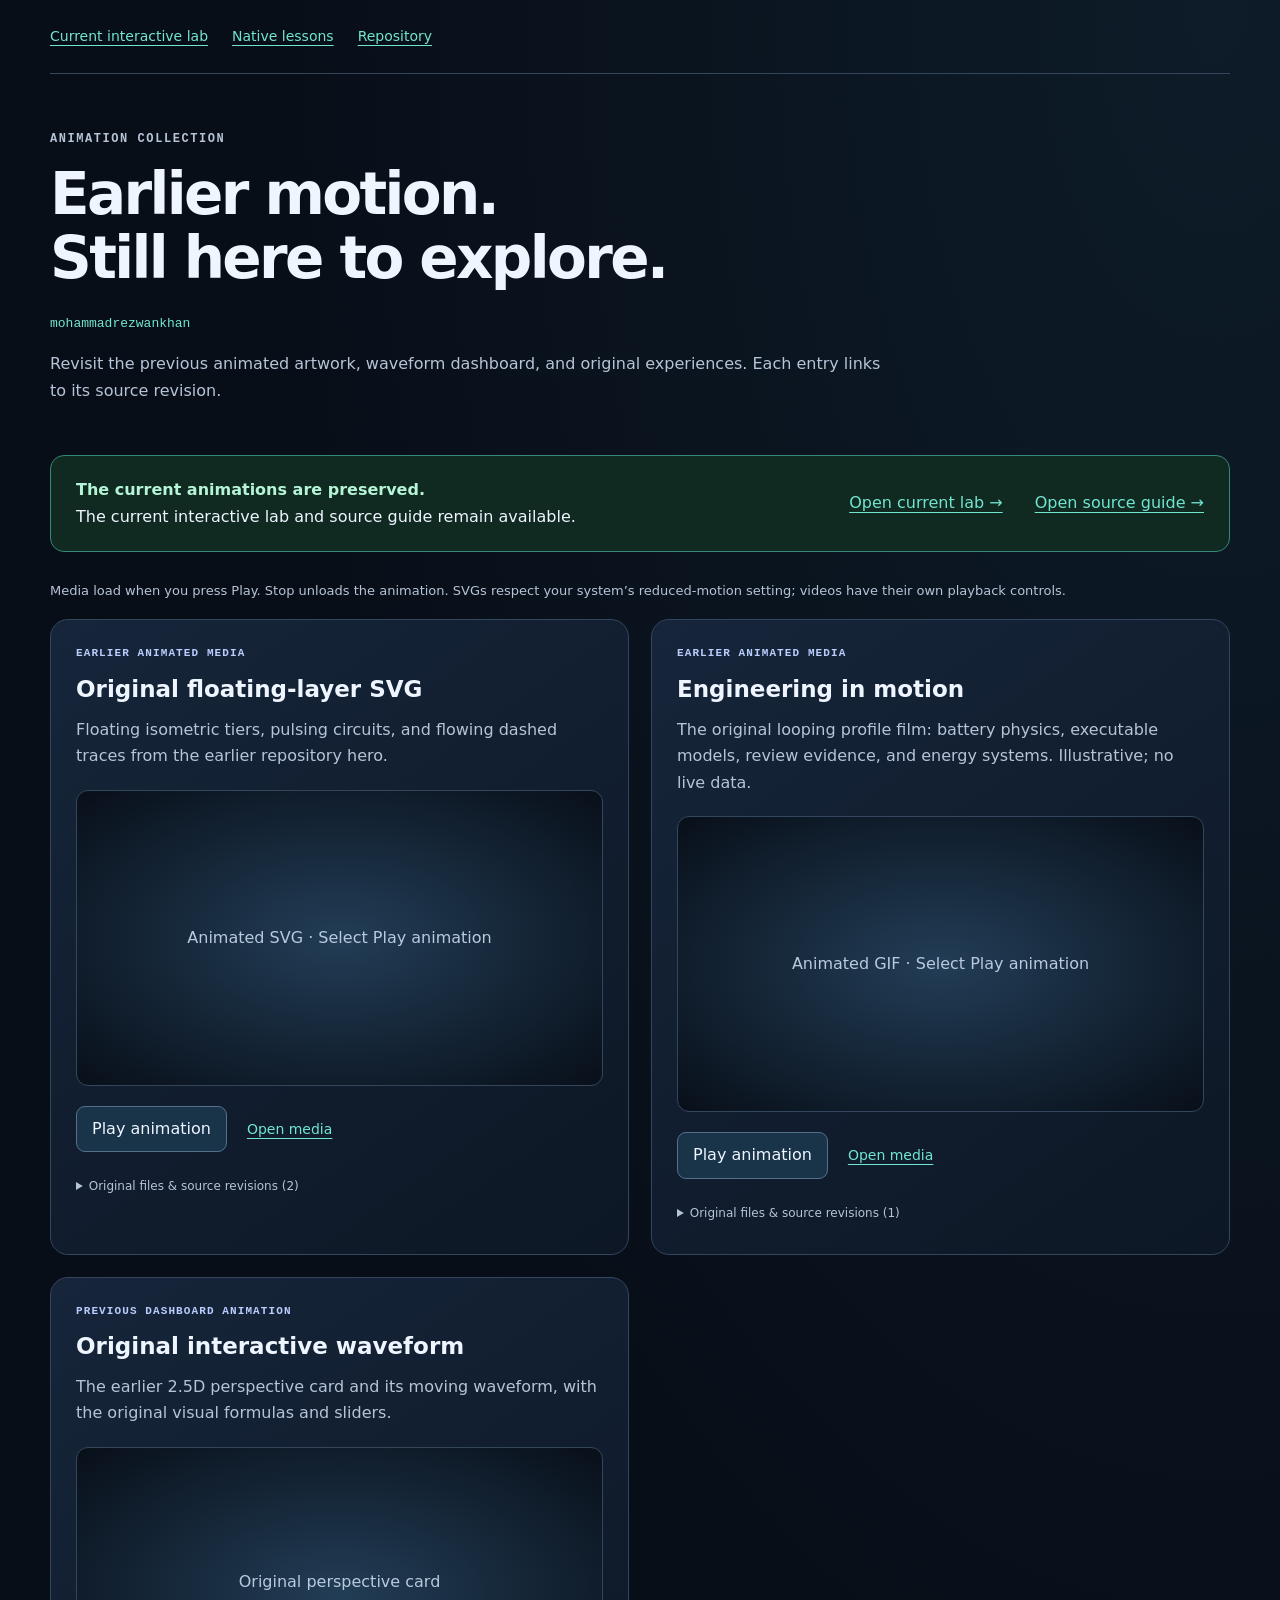
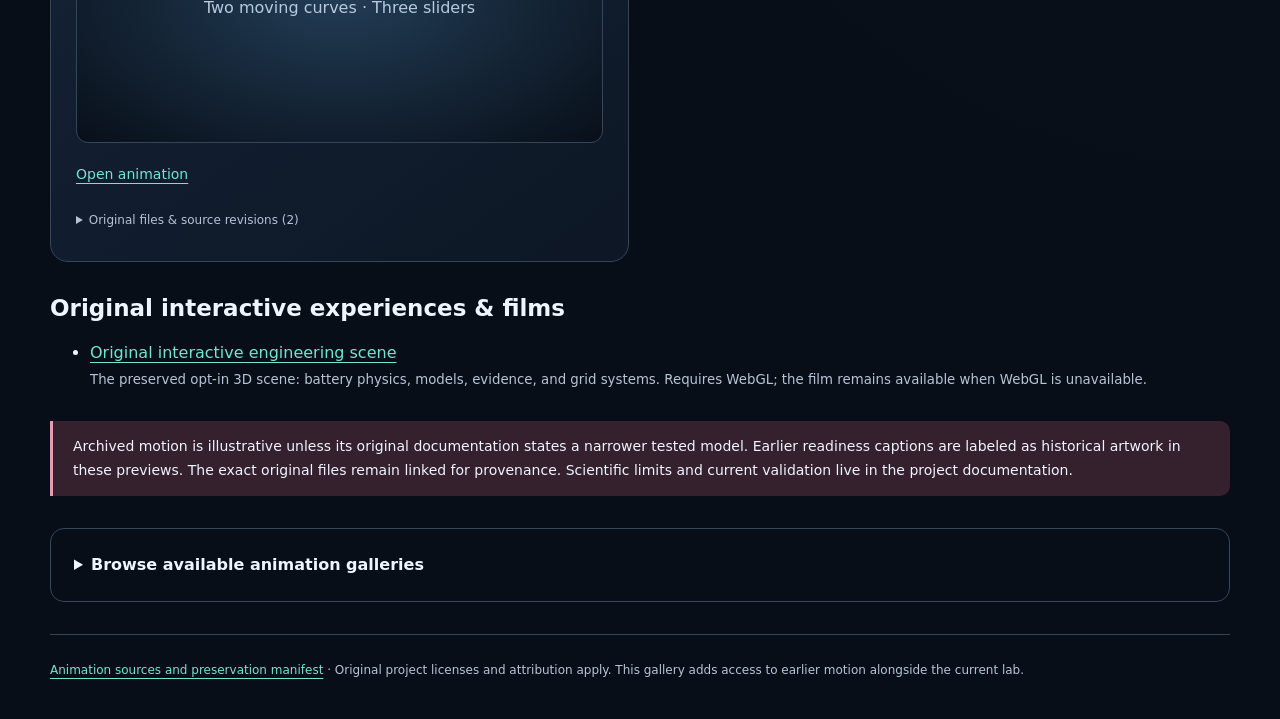
<file: docs/animations/index.html>
<!doctype html>
<html lang="en"><head><meta charset="utf-8"><meta name="viewport" content="width=device-width,initial-scale=1"><meta name="color-scheme" content="dark"><meta name="description" content="Earlier animations, animated media and native demos for mohammadrezwankhan, alongside the current interactive lab."><title>Previous animations · mohammadrezwankhan</title><link rel="stylesheet" href="gallery.css"></head>
<body><header><nav aria-label="Animation navigation"><a href="../index.html">Current interactive lab</a><a href="../native-lessons.html">Native lessons</a><a href="https://github.com/mohammadrezwankhan/mohammadrezwankhan">Repository</a></nav></header>
<main><section class="intro"><p class="eyebrow">Animation collection</p><h1>Earlier motion.<br>Still here to explore.</h1><p class="repo">mohammadrezwankhan</p><p>Revisit the previous animated artwork, waveform dashboard, and original experiences. Each entry links to its source revision.</p></section>
<aside class="current"><p><strong>The current animations are preserved.</strong>The current interactive lab and source guide remain available.</p><a href="../index.html">Open current lab →</a><a href="../portfolio/index.html">Open source guide →</a></aside>
<p class="motion-note">Media load when you press Play. Stop unloads the animation. SVGs respect your system’s reduced-motion setting; videos have their own playback controls.</p>
<noscript><p>Inline playback requires JavaScript. Every Open media, Open animation, and source link works without it.</p></noscript>
<section class="grid" aria-label="Previous animations"><article class="card" id="animation-1"><span class="badge">Earlier animated media</span><h2>Original floating-layer SVG</h2><p>Floating isometric tiers, pulsing circuits, and flowing dashed traces from the earlier repository hero.</p><div class="preview" id="preview-0"><span>Animated SVG · Select Play animation</span></div><div class="actions"><button type="button" data-play-image="media/hero-25d-5c1824802c3a.svg" data-alt="Original floating-layer SVG" aria-controls="preview-0" aria-pressed="false">Play animation</button><a href="media/hero-25d-5c1824802c3a.svg">Open media</a></div><details class="source"><summary>Original files &amp; source revisions (2)</summary><ul><li><a href="https://github.com/mohammadrezwankhan/mohammadrezwankhan/blob/c055036293e200c8bc0302a0e91c89221970f4e3/assets/hero-25d.svg">assets/hero-25d.svg · c055036293e2</a></li><li><a href="https://github.com/mohammadrezwankhan/mohammadrezwankhan/blob/ec6d868f76a6d6ee2d2a27beeb05950af8c6eba1/assets/hero-25d.svg">assets/hero-25d.svg · ec6d868f76a6</a></li></ul></details></article><article class="card" id="animation-2"><span class="badge">Earlier animated media</span><h2>Engineering in motion</h2><p>The original looping profile film: battery physics, executable models, review evidence, and energy systems. Illustrative; no live data.</p><div class="preview" id="preview-1"><span>Animated GIF · Select Play animation</span></div><div class="actions"><button type="button" data-play-image="media/engineering-hero-0860c7273856.gif" data-alt="Engineering in motion" aria-controls="preview-1" aria-pressed="false">Play animation</button><a href="media/engineering-hero-0860c7273856.gif">Open media</a></div><details class="source"><summary>Original files &amp; source revisions (1)</summary><ul><li><a href="https://github.com/mohammadrezwankhan/mohammadrezwankhan/blob/539b4a4775c66d64ae4f08f44566c42b41531284/assets/engineering-hero.gif">assets/engineering-hero.gif · 539b4a4775c6</a></li></ul></details></article><article class="card" id="animation-3"><span class="badge">Previous dashboard animation</span><h2>Original interactive waveform</h2><p>The earlier 2.5D perspective card and its moving waveform, with the original visual formulas and sliders.</p><div class="preview"><span>Original perspective card<br>Two moving curves · Three sliders</span></div><div class="actions"><a href="waveform.html">Open animation</a></div><details class="source"><summary>Original files &amp; source revisions (2)</summary><ul><li><a href="https://github.com/mohammadrezwankhan/mohammadrezwankhan/blob/c055036293e200c8bc0302a0e91c89221970f4e3/docs/index.html">docs/index.html · c055036293e2</a></li><li><a href="https://github.com/mohammadrezwankhan/mohammadrezwankhan/blob/ec6d868f76a6d6ee2d2a27beeb05950af8c6eba1/docs/index.html">docs/index.html · ec6d868f76a6</a></li></ul></details></article></section><section class="native" aria-labelledby="native-title"><h2 id="native-title">Original interactive experiences &amp; films</h2><ul><li><a href="https://mrkhan.co.technology/assets/engineering-hero/v1/index.html">Original interactive engineering scene</a><small>The preserved opt-in 3D scene: battery physics, models, evidence, and grid systems. Requires WebGL; the film remains available when WebGL is unavailable.</small></li></ul></section>
<p class="scope">Archived motion is illustrative unless its original documentation states a narrower tested model. Earlier readiness captions are labeled as historical artwork in these previews. The exact original files remain linked for provenance. Scientific limits and current validation live in the project documentation.</p>
<details class="portfolio"><summary>Browse available animation galleries</summary><ul><li><a href="https://mohammadrezwankhan.github.io/mohammadrezwankhan/animations/">mohammadrezwankhan</a></li><li><a href="https://mohammadrezwankhan.github.io/thermoweave-battery-digital-twin/animations/">thermoweave-battery-digital-twin</a></li><li><a href="https://mohammadrezwankhan.github.io/battery-power-models/animations/">battery-power-models</a></li><li><a href="https://mohammadrezwankhan.github.io/battery-cycle-life-analyzer/animations/">battery-cycle-life-analyzer</a></li><li><a href="https://mohammadrezwankhan.github.io/zephyrtrade/animations/">zephyrtrade</a></li><li><a href="https://mohammadrezwankhan.github.io/voltrl/animations/">voltrl</a></li><li><a href="https://mohammadrezwankhan.github.io/smart-grid-storage-playbook/animations/">smart-grid-storage-playbook</a></li><li><a href="https://mohammadrezwankhan.github.io/matlab-simulink-energy-lab/animations/">matlab-simulink-energy-lab</a></li><li><a href="https://mohammadrezwankhan.github.io/helioforge-energy-lab/animations/">helioforge-energy-lab</a></li><li>emhass (gallery unavailable)</li><li><a href="https://mohammadrezwankhan.github.io/datacenter-twin-lab/animations/">datacenter-twin-lab</a></li><li><a href="https://mohammadrezwankhan.github.io/bess-qaqc-toolkit/animations/">bess-qaqc-toolkit</a></li><li><a href="https://mohammadrezwankhan.github.io/battery-thermal-modeling-notes/animations/">battery-thermal-modeling-notes</a></li><li><a href="https://mohammadrezwankhan.github.io/awesome-power-analysis/animations/">awesome-power-analysis</a></li><li><a href="https://mohammadrezwankhan.github.io/awesome-MATLAB/animations/">awesome-MATLAB</a></li><li><a href="https://mohammadrezwankhan.github.io/awesome-battery-data/animations/">awesome-battery-data</a></li><li>advisory-database (gallery unavailable)</li></ul></details></main>
<footer><a href="manifest.json">Animation sources and preservation manifest</a> · Original project licenses and attribution apply. This gallery adds access to earlier motion alongside the current lab.</footer><script src="gallery.js"></script></body></html>
</file>
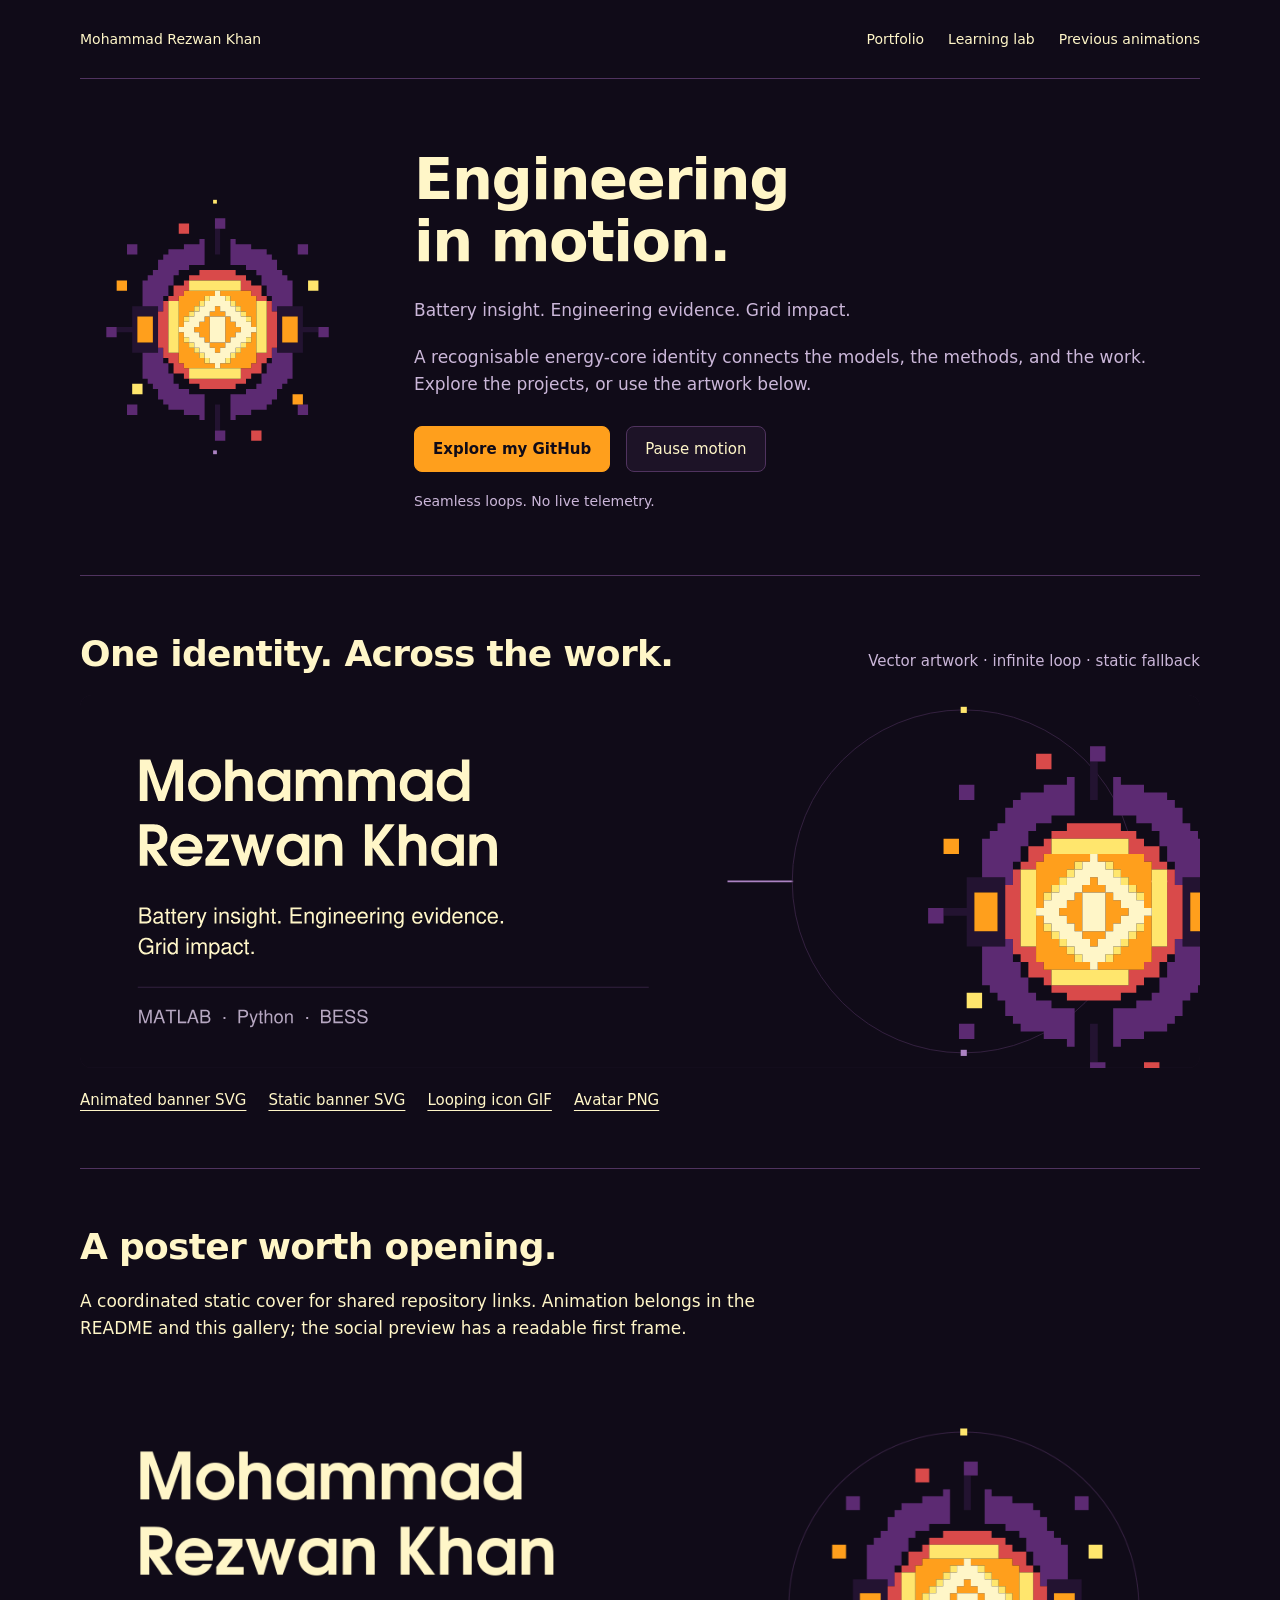
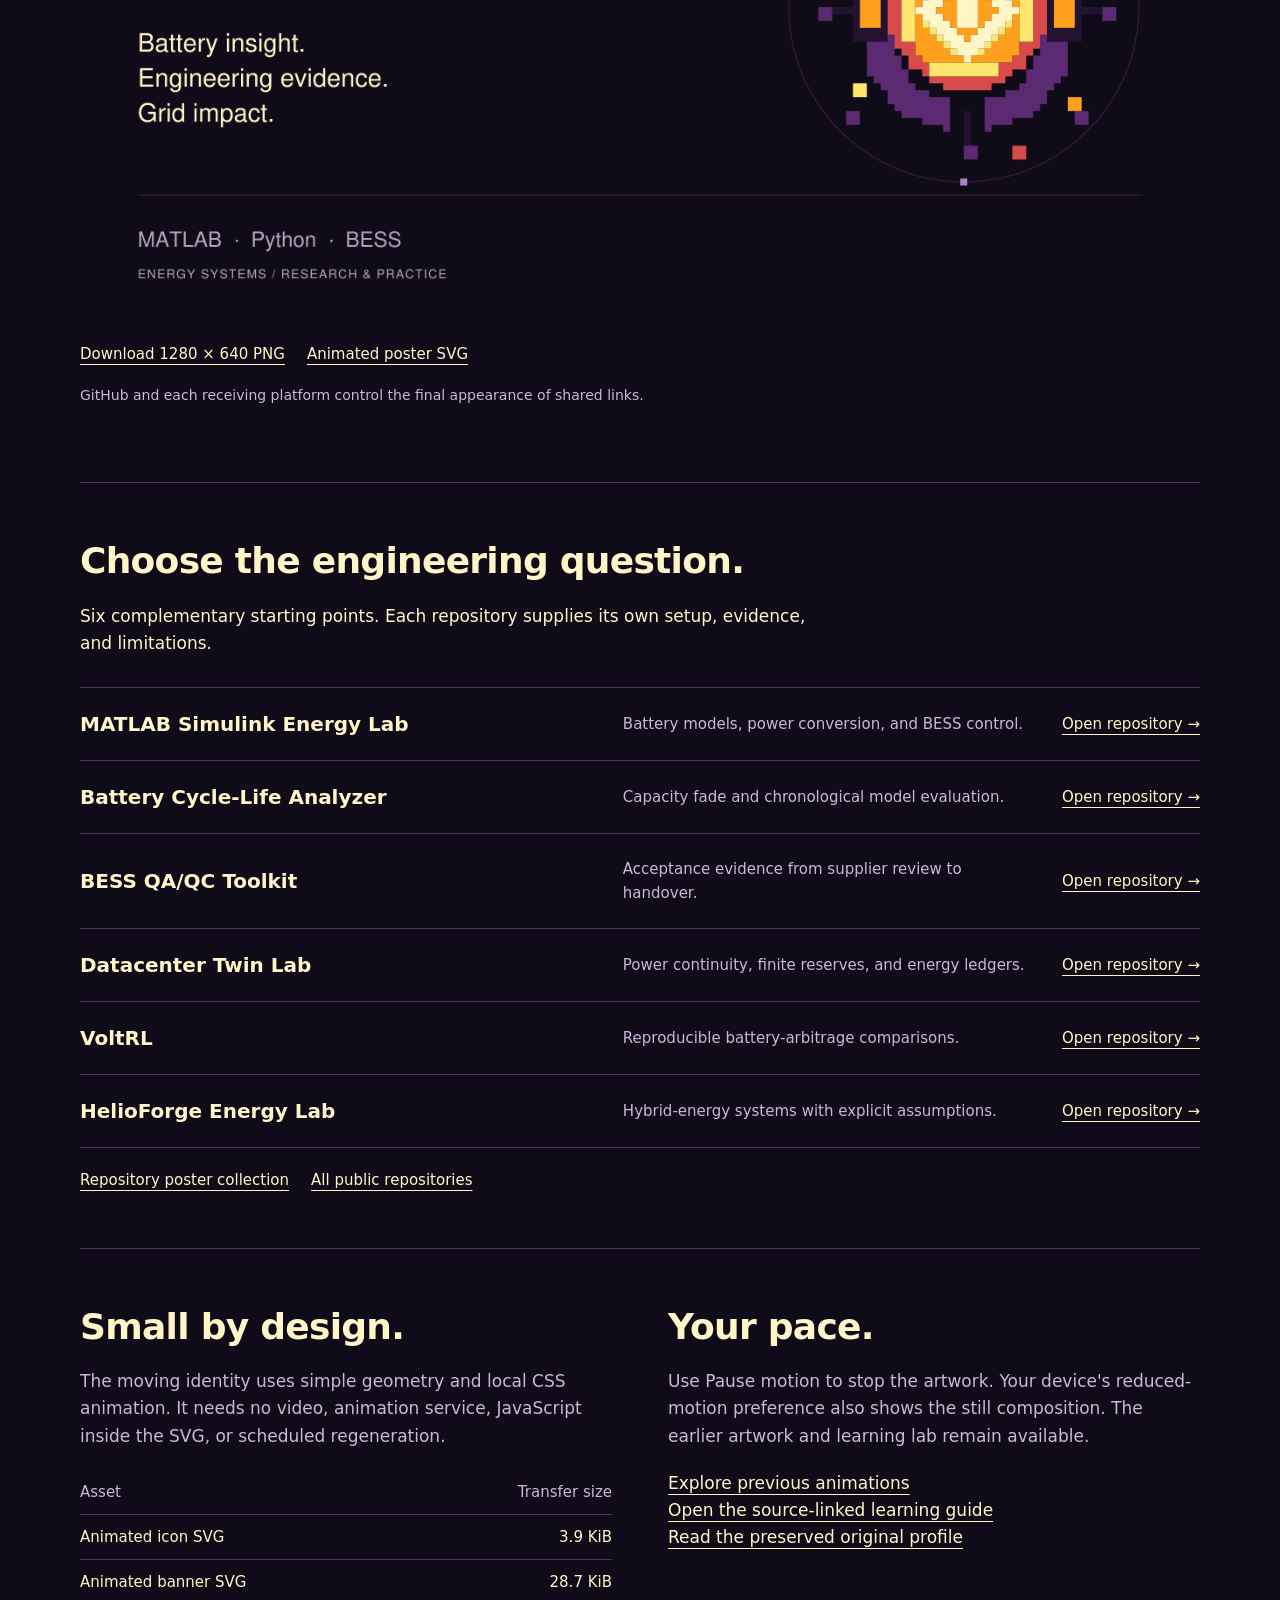
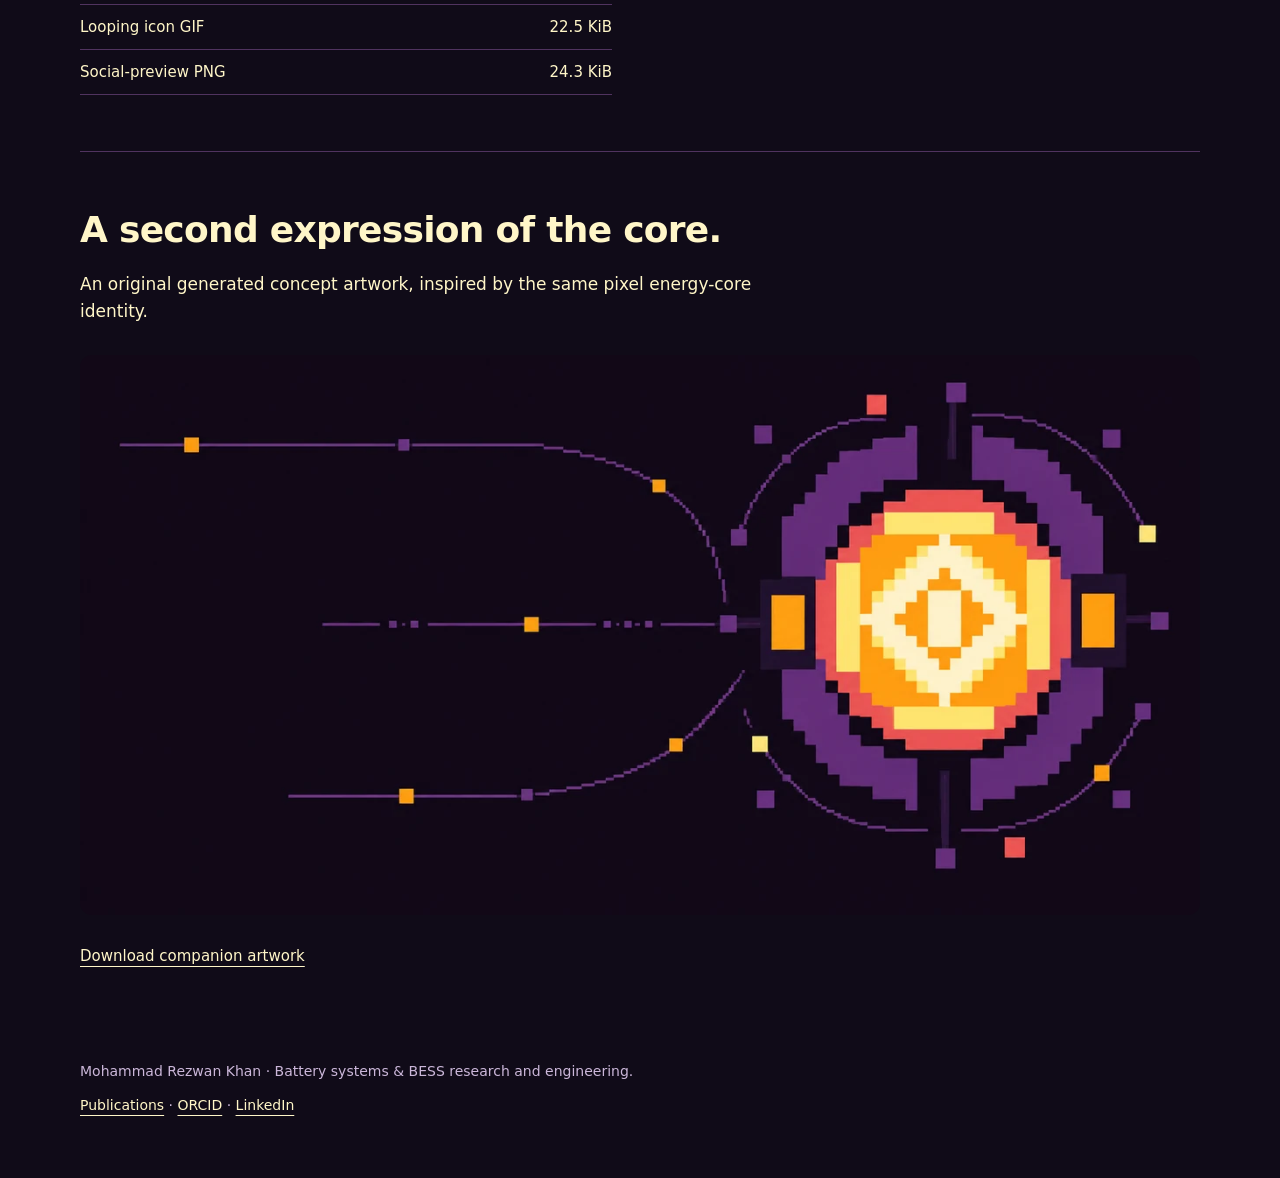
<file: docs/brand/index.html>
<!doctype html>
<html lang="en">
<head>
<meta charset="utf-8"><meta name="viewport" content="width=device-width,initial-scale=1">
<meta name="description" content="Mohammad Rezwan Khan: a lightweight animated energy-core identity, repository artwork and original engineering work.">
<meta property="og:title" content="Mohammad Rezwan Khan — Engineering in motion">
<meta property="og:description" content="Battery insight. Engineering evidence. Grid impact.">
<meta property="og:image" content="https://mohammadrezwankhan.github.io/mohammadrezwankhan/brand/assets/social-preview.png">
<title>Engineering in motion · Mohammad Rezwan Khan</title>
<style>
:root{color-scheme:dark;--ink:#100b18;--panel:#1d1327;--line:#50335f;--paper:#fff6c8;--muted:#cbb7d9;--amber:#ff9f1c;--violet:#a66ac1}
*{box-sizing:border-box}html{scroll-behavior:smooth;scrollbar-color:var(--violet) var(--ink)}body{margin:0;background:var(--ink);color:var(--paper);font:17px/1.6 ui-sans-serif,system-ui,-apple-system,BlinkMacSystemFont,"Segoe UI",sans-serif}::selection{background:var(--amber);color:var(--ink)}a{color:var(--paper);text-decoration-thickness:1px;text-underline-offset:5px}a:hover{color:var(--amber)}:focus-visible{outline:3px solid var(--amber);outline-offset:6px}button{font:inherit;cursor:pointer}header,main,footer{width:min(1120px,calc(100% - 48px));margin:auto}header{display:flex;gap:24px;justify-content:space-between;align-items:center;padding:28px 0;border-bottom:1px solid var(--line)}header a{font-size:14px;text-decoration:none}nav{display:flex;gap:24px;flex-wrap:wrap}.intro{display:grid;grid-template-columns:270px 1fr;gap:64px;align-items:center;padding:70px 0 62px}.core{width:100%;aspect-ratio:1}.core svg{width:100%;height:100%}h1{font-size:clamp(32px,4.5vw,58px);line-height:1.07;letter-spacing:-.025em;margin:0 0 24px;max-width:16ch}h2{font-size:clamp(25px,3vw,36px);line-height:1.2;letter-spacing:-.02em;margin:0 0 20px}h3{font-size:20px;line-height:1.3;margin:0 0 10px}p{max-width:68ch;margin:0 0 20px}.intro p{color:var(--muted)}.actions{display:flex;gap:16px;align-items:center;flex-wrap:wrap;margin-top:28px}.button,button{display:inline-flex;align-items:center;justify-content:center;min-height:46px;padding:10px 18px;border-radius:8px;border:1px solid var(--line);text-decoration:none;background:var(--panel);color:var(--paper);font-size:15px}.primary{background:var(--amber);color:var(--ink);border-color:var(--amber);font-weight:700}.primary:hover{color:var(--ink);background:#ffe66d}.motion-note{font-size:14px;color:var(--muted);margin:18px 0 0}.wide-art{overflow:hidden;border-radius:12px;background:var(--panel)}.wide-art svg{display:block;width:100%;height:auto}section{padding:56px 0;border-top:1px solid var(--line)}.section-head{display:flex;justify-content:space-between;gap:30px;align-items:baseline}.section-head p{color:var(--muted);font-size:15px}.download-row{display:flex;gap:22px;flex-wrap:wrap;margin:20px 0 0;font-size:15px}.poster{display:block;width:100%;height:auto;border-radius:12px}.caption{color:var(--muted);font-size:14px;margin-top:18px}.asset-list{border-top:1px solid var(--line);margin:30px 0 0}.asset-list article{display:grid;grid-template-columns:1.25fr 1fr auto;gap:24px;align-items:center;padding:23px 0;border-bottom:1px solid var(--line)}.asset-list article p{margin:0;color:var(--muted);font-size:15px}.asset-list article a{font-size:15px;white-space:nowrap}.asset-list h3{margin:0}.details-grid{display:grid;grid-template-columns:1fr 1fr;gap:56px}.details-grid p{color:var(--muted)}.sizes{width:100%;border-collapse:collapse;font-size:15px;font-variant-numeric:tabular-nums}.sizes td,.sizes th{padding:10px 0;border-bottom:1px solid var(--line);text-align:left}.sizes th{color:var(--muted);font-weight:400}.sizes td:last-child,.sizes th:last-child{text-align:right}footer{padding:36px 0 50px;color:var(--muted);font-size:14px}footer p{margin:0 0 12px}.motion-paused svg *{animation-play-state:paused!important}.skip{position:absolute;top:-100px;left:20px;background:var(--paper);color:var(--ink);padding:10px;z-index:10}.skip:focus{top:10px}.skip:hover{color:var(--ink)}.artwork{margin-top:30px}.artwork img{width:100%;height:auto;border-radius:12px}summary{cursor:pointer;font-weight:600}
@media(max-width:700px){header,main,footer{width:calc(100% - 32px)}header{align-items:flex-start;gap:18px}nav{gap:10px 16px;justify-content:flex-end}.intro{grid-template-columns:1fr;gap:20px;padding:38px 0 40px}.core{width:160px;margin:0 auto}.intro h1{max-width:none;font-size:38px}.intro h1 br{display:none}section{padding:38px 0}.section-head{display:block}.asset-list article{grid-template-columns:1fr;gap:10px;padding:22px 0}.details-grid{grid-template-columns:1fr;gap:30px}.actions{gap:12px}.button,button{padding:10px 14px}.caption{font-size:13px}}
@media(prefers-reduced-motion:reduce){html{scroll-behavior:auto}svg *{animation:none!important;transition:none!important}}
</style>
</head>
<body>
<a class="skip" href="#main">Skip to artwork</a>
<header><a href="https://github.com/mohammadrezwankhan">Mohammad Rezwan Khan</a><nav aria-label="Portfolio"><a href="https://mrkhan.co.technology/">Portfolio</a><a href="../">Learning lab</a><a href="../animations/">Previous animations</a></nav></header>
<main id="main">
<div class="intro"><div class="core" aria-label="Animated pixel energy core"><svg xmlns="http://www.w3.org/2000/svg" width="500" height="500" viewBox="0 0 500 500" role="img" aria-labelledby="icon-title icon-desc"><title id="icon-title">Rezwan pixel energy core</title><desc id="icon-desc">Original amber and cream pixel energy core with violet arcs. Two signal markers orbit every twelve seconds. Reduced motion keeps the complete static emblem.</desc><style>
.signal{animation:signal-orbit 12s linear infinite;transform-box:view-box;transform-origin:640px 320px}
.avatar-signal{animation:avatar-orbit 12s linear infinite;transform-origin:250px 250px}
.banner-signal{animation:banner-orbit 12s linear infinite;transform-origin:1010px 213px}
@keyframes signal-orbit{to{transform:rotate(360deg)}}
@keyframes avatar-orbit{to{transform:rotate(360deg)}}
@keyframes banner-orbit{to{transform:rotate(360deg)}}
@media(prefers-reduced-motion:reduce){.signal,.avatar-signal,.banner-signal{animation:none!important}}
</style><rect width="500" height="500" fill="#100b18"/><g transform="translate(20.0 20.0) scale(9.58)"><path fill="#231331" d="M24 5h1v5h-1zM8 20h5v2h-5zM36 20h5v2h-5zM8 22h1v2h-1zM40 22h1v2h-1zM5 24h4v1h-4zM40 24h4v1h-4zM8 25h1v2h-1zM12 22h1v5h-1zM36 22h1v5h-1zM40 25h1v2h-1zM8 27h5v2h-5zM36 27h5v2h-5zM24 39h1v5h-1z"/><path fill="#5c2a72" d="M24 3h2v2h-2zM21 7h1v1h-1zM27 7h1v1h-1zM18 8h4v1h-4zM27 8h4v1h-4zM7 8h2v2h-2zM15 9h7v1h-7zM27 9h7v1h-7zM40 8h2v2h-2zM14 10h8v1h-8zM27 10h8v1h-8zM13 11h9v1h-9zM27 11h9v1h-9zM13 12h6v1h-6zM30 12h6v1h-6zM12 13h5v1h-5zM32 13h5v1h-5zM11 14h5v1h-5zM33 14h5v1h-5zM10 15h6v1h-6zM33 15h6v1h-6zM10 16h5v2h-5zM34 16h5v2h-5zM10 18h4v2h-4zM35 18h4v2h-4zM13 20h1v1h-1zM35 20h1v1h-1zM3 24h2v2h-2zM44 24h2v2h-2zM13 28h1v1h-1zM35 28h1v1h-1zM10 29h4v2h-4zM35 29h4v2h-4zM10 31h5v2h-5zM34 31h5v2h-5zM10 33h6v1h-6zM33 33h6v1h-6zM11 34h5v1h-5zM33 34h5v1h-5zM12 35h5v1h-5zM32 35h5v1h-5zM13 36h6v1h-6zM30 36h6v1h-6zM13 37h9v1h-9zM27 37h9v1h-9zM14 38h8v1h-8zM27 38h8v1h-8zM15 39h7v1h-7zM27 39h7v1h-7zM7 39h2v2h-2zM18 40h4v1h-4zM27 40h4v1h-4zM40 39h2v2h-2zM21 41h1v1h-1zM27 41h1v1h-1zM24 44h2v2h-2z"/><path fill="#d94a4a" d="M17 4h2v2h-2zM21 13h7v1h-7zM19 14h11v1h-11zM18 15h1v1h-1zM29 15h2v1h-2zM16 16h3v1h-3zM29 16h4v1h-4zM16 17h2v1h-2zM31 17h2v1h-2zM15 18h2v1h-2zM32 18h2v1h-2zM14 19h1v2h-1zM34 19h1v2h-1zM13 21h2v7h-2zM34 21h2v7h-2zM14 28h1v1h-1zM34 28h1v1h-1zM14 29h3v1h-3zM32 29h3v1h-3zM15 30h2v1h-2zM32 30h2v1h-2zM16 31h2v1h-2zM31 31h2v1h-2zM16 32h3v1h-3zM29 32h4v1h-4zM18 33h1v1h-1zM29 33h2v1h-2zM19 34h11v1h-11zM21 35h7v1h-7zM31 44h2v2h-2z"/><path fill="#ff9f1c" d="M5 15h2v2h-2zM18 17h6v1h-6zM25 17h6v1h-6zM17 18h5v1h-5zM27 18h5v1h-5zM17 19h4v1h-4zM28 19h4v1h-4zM17 20h3v1h-3zM24 20h1v1h-1zM29 20h3v1h-3zM17 21h2v1h-2zM23 21h3v1h-3zM30 21h2v1h-2zM22 22h1v1h-1zM26 22h1v1h-1zM17 22h1v2h-1zM21 23h2v1h-2zM26 23h2v1h-2zM31 22h1v2h-1zM20 24h3v1h-3zM26 24h3v1h-3zM21 25h2v1h-2zM26 25h2v1h-2zM9 22h3v5h-3zM17 25h1v2h-1zM22 26h1v1h-1zM26 26h1v1h-1zM31 25h1v2h-1zM37 22h3v5h-3zM17 27h2v1h-2zM23 27h3v1h-3zM30 27h2v1h-2zM17 28h3v1h-3zM24 28h1v1h-1zM29 28h3v1h-3zM17 29h4v1h-4zM28 29h4v1h-4zM17 30h5v1h-5zM27 30h5v1h-5zM18 31h6v1h-6zM25 31h6v1h-6zM39 37h2v2h-2z"/><path fill="#ffe66d" d="M19 15h10v2h-10zM42 15h2v2h-2zM22 18h1v1h-1zM26 18h1v1h-1zM21 19h1v1h-1zM27 19h1v1h-1zM20 20h1v1h-1zM28 20h1v1h-1zM19 21h1v1h-1zM29 21h1v1h-1zM18 22h1v1h-1zM30 22h1v1h-1zM18 26h1v1h-1zM30 26h1v1h-1zM19 27h1v1h-1zM29 27h1v1h-1zM15 19h2v10h-2zM20 28h1v1h-1zM28 28h1v1h-1zM32 19h2v10h-2zM21 29h1v1h-1zM27 29h1v1h-1zM22 30h1v1h-1zM26 30h1v1h-1zM19 32h10v2h-10zM8 35h2v2h-2z"/><path fill="#fff6c8" d="M24 17h1v1h-1zM23 18h3v1h-3zM22 19h5v1h-5zM21 20h3v1h-3zM25 20h3v1h-3zM20 21h3v1h-3zM26 21h3v1h-3zM19 22h3v1h-3zM27 22h3v1h-3zM18 23h3v1h-3zM28 23h3v1h-3zM17 24h3v1h-3zM29 24h3v1h-3zM18 25h3v1h-3zM28 25h3v1h-3zM19 26h3v1h-3zM23 22h3v5h-3zM27 26h3v1h-3zM20 27h3v1h-3zM26 27h3v1h-3zM21 28h3v1h-3zM25 28h3v1h-3zM22 29h5v1h-5zM23 30h3v1h-3zM24 31h1v1h-1z"/></g><g class="avatar-signal"><rect x="246.5" y="14.5" width="7" height="7" fill="#ffe66d"/><rect x="246.5" y="478.5" width="7" height="7" fill="#ac83c3"/></g></svg></div><div><h1>Engineering<br> in motion.</h1><p>Battery insight. Engineering evidence. Grid impact.</p><p>A recognisable energy-core identity connects the models, the methods, and the work. Explore the projects, or use the artwork below.</p><div class="actions"><a class="button primary" href="https://github.com/mohammadrezwankhan">Explore my GitHub</a><button type="button" id="motion-toggle" aria-pressed="false">Pause motion</button></div><p class="motion-note" id="motion-state" role="status">Seamless loops. No live telemetry.</p></div></div>
<section aria-labelledby="banner-heading"><div class="section-head"><h2 id="banner-heading">One identity. Across the work.</h2><p>Vector artwork · infinite loop · static fallback</p></div><div class="wide-art"><svg xmlns="http://www.w3.org/2000/svg" width="1280" height="426" viewBox="0 0 1280 426" role="img" aria-labelledby="banner-title banner-desc"><title id="banner-title">Mohammad Rezwan Khan — battery insight, engineering evidence, grid impact</title><desc id="banner-desc">Mohammad Rezwan Khan. Battery insight. Engineering evidence. Grid impact. MATLAB, Python, BESS. Original pixel core with a restrained infinite signal orbit.</desc><style>
.signal{animation:signal-orbit 12s linear infinite;transform-box:view-box;transform-origin:640px 320px}
.avatar-signal{animation:avatar-orbit 12s linear infinite;transform-origin:250px 250px}
.banner-signal{animation:banner-orbit 12s linear infinite;transform-origin:1010px 213px}
@keyframes signal-orbit{to{transform:rotate(360deg)}}
@keyframes avatar-orbit{to{transform:rotate(360deg)}}
@keyframes banner-orbit{to{transform:rotate(360deg)}}
@media(prefers-reduced-motion:reduce){.signal,.avatar-signal,.banner-signal{animation:none!important}}
</style><rect width="1280" height="426" fill="#100b18"/><path fill="#fff6c8" d="M68.35 121.0H77.12V85.54L89.47 121.0H96.64L108.99 85.54V121.0H117.76V73.7H105.73L93.12 109.54L80.38 73.7H68.35ZM142.27 84.71C131.97 84.71 123.52 93.1 123.52 103.27C123.52 113.51 131.97 121.83 142.34 121.83C152.64 121.83 161.22 113.51 161.22 103.53C161.22 92.97 152.96 84.71 142.27 84.71ZM142.34 92.52C148.03 92.52 152.64 97.32 152.64 103.27C152.64 109.22 148.03 114.02 142.4 114.02C136.64 114.02 132.1 109.22 132.1 103.14C132.1 97.32 136.7 92.52 142.34 92.52ZM166.02 121.0H174.53V103.02C174.53 99.5 174.85 97.51 175.74 95.91C177.02 93.74 179.2 92.52 182.02 92.52C187.01 92.52 188.93 95.4 188.93 102.89V121.0H197.44V100.97C197.44 95.78 196.8 92.9 195.07 90.28C192.7 86.63 188.61 84.65 183.55 84.65C179.84 84.65 177.09 85.67 174.53 87.98V73.7H166.02ZM240.32 85.54H232.51V90.28C229.57 86.38 226.05 84.71 220.93 84.71C210.43 84.71 202.88 92.58 202.88 103.4C202.88 114.09 210.37 121.83 220.74 121.83C225.73 121.83 229.12 120.3 232.51 116.39V121.0H240.32ZM221.82 92.52C227.9 92.52 232.26 97.06 232.26 103.53C232.26 106.09 231.23 109.03 229.7 110.82C227.97 112.94 225.22 114.02 221.95 114.02C215.74 114.02 211.46 109.8 211.46 103.59C211.46 97.13 215.74 92.52 221.82 92.52ZM246.66 121.0H255.17V103.53C255.17 100.01 255.49 97.64 256.06 96.17C257.09 93.8 259.2 92.52 262.14 92.52C264.38 92.52 266.37 93.35 267.52 94.76C268.54 96.1 268.99 98.22 268.99 101.54V121.0H277.5V103.53C277.5 99.56 277.82 97.58 278.72 95.91C279.81 93.74 281.98 92.52 284.67 92.52C286.78 92.52 288.58 93.29 289.73 94.7C290.88 96.04 291.33 98.02 291.33 101.54V121.0H299.84V100.52C299.84 96.23 299.07 92.78 297.54 90.34C295.3 86.76 290.88 84.71 285.44 84.71C280.45 84.71 276.99 86.38 274.11 90.22C271.68 86.31 268.61 84.71 263.68 84.71C259.52 84.71 256.96 85.86 254.46 88.87V85.54H246.66ZM306.82 121.0H315.33V103.53C315.33 100.01 315.65 97.64 316.22 96.17C317.25 93.8 319.36 92.52 322.3 92.52C324.54 92.52 326.53 93.35 327.68 94.76C328.7 96.1 329.15 98.22 329.15 101.54V121.0H337.66V103.53C337.66 99.56 337.98 97.58 338.88 95.91C339.97 93.74 342.14 92.52 344.83 92.52C346.94 92.52 348.74 93.29 349.89 94.7C351.04 96.04 351.49 98.02 351.49 101.54V121.0H360.0V100.52C360.0 96.23 359.23 92.78 357.7 90.34C355.46 86.76 351.04 84.71 345.6 84.71C340.61 84.71 337.15 86.38 334.27 90.22C331.84 86.31 328.77 84.71 323.84 84.71C319.68 84.71 317.12 85.86 314.62 88.87V85.54H306.82ZM402.88 85.54H395.07V90.28C392.13 86.38 388.61 84.71 383.49 84.71C372.99 84.71 365.44 92.58 365.44 103.4C365.44 114.09 372.93 121.83 383.3 121.83C388.29 121.83 391.68 120.3 395.07 116.39V121.0H402.88ZM384.38 92.52C390.46 92.52 394.82 97.06 394.82 103.53C394.82 106.09 393.79 109.03 392.26 110.82C390.53 112.94 387.78 114.02 384.51 114.02C378.3 114.02 374.02 109.8 374.02 103.59C374.02 97.13 378.3 92.52 384.38 92.52ZM444.99 73.7H436.48V88.68C433.98 85.93 429.89 84.26 425.47 84.26C415.49 84.26 407.68 92.58 407.68 103.21C407.68 113.77 415.36 121.83 425.47 121.83C430.27 121.83 433.73 120.23 437.18 116.39V121.0H444.99ZM426.62 92.07C432.58 92.07 437.12 96.81 437.12 103.08C437.12 109.22 432.58 114.02 426.82 114.02C420.86 114.02 416.26 109.16 416.26 102.82C416.26 96.74 420.8 92.07 426.62 92.07Z"/><path fill="#fff6c8" d="M68.35 195.0H77.12V176.89L89.54 195.0H100.35L87.55 177.53C91.2 176.63 92.99 175.8 95.04 174.07C98.3 171.32 99.9 167.61 99.9 162.87C99.9 158.01 98.18 153.98 94.91 151.22C91.84 148.6 88.45 147.7 81.98 147.7H68.35ZM77.12 170.3V156.09H81.02C85.12 156.09 87.36 156.54 88.77 157.75C90.3 158.97 91.07 160.82 91.07 163.13C91.07 168.12 88.19 170.3 81.41 170.3ZM139.71 181.05C139.97 179.77 140.03 179.0 140.03 177.72C140.03 166.78 132.29 158.71 121.73 158.71C111.3 158.71 103.04 166.97 103.04 177.4C103.04 187.77 111.42 195.83 122.24 195.83C128.06 195.83 132.61 193.72 136.32 189.43C137.66 187.77 138.56 186.3 139.14 184.5H129.86C127.68 187.06 125.57 188.02 122.05 188.02C116.99 188.02 113.28 185.34 112.26 181.05ZM112.0 173.56C113.34 168.95 116.8 166.52 121.86 166.52C127.1 166.52 130.56 169.02 131.65 173.56ZM143.36 195.0H170.37V187.38H153.54L169.15 167.16V159.54H145.15V167.16H158.98L143.36 187.38ZM184.83 195.0H190.08L196.93 172.02L203.65 195.0H208.96L221.76 159.54H212.67L206.21 181.18L200.38 159.54H193.6L187.65 181.18L181.31 159.54H172.16ZM262.08 159.54H254.27V164.28C251.33 160.38 247.81 158.71 242.69 158.71C232.19 158.71 224.64 166.58 224.64 177.4C224.64 188.09 232.13 195.83 242.5 195.83C247.49 195.83 250.88 194.3 254.27 190.39V195.0H262.08ZM243.58 166.52C249.66 166.52 254.02 171.06 254.02 177.53C254.02 180.09 252.99 183.03 251.46 184.82C249.73 186.94 246.98 188.02 243.71 188.02C237.5 188.02 233.22 183.8 233.22 177.59C233.22 171.13 237.5 166.52 243.58 166.52ZM268.42 195.0H276.93V178.3C276.93 173.56 277.25 171.51 278.34 169.78C279.68 167.67 281.86 166.52 284.61 166.52C286.85 166.52 288.58 167.29 289.73 168.76C290.88 170.3 291.39 172.92 291.39 177.66V195.0H299.9V175.99C299.9 169.66 299.26 166.58 297.34 163.83C295.04 160.5 291.2 158.71 286.27 158.71C282.18 158.71 279.42 159.86 276.29 162.94V159.54H268.42ZM325.63 195.0H334.4V174.2L349.06 195.0H359.62L341.82 170.94L359.62 147.7H349.06L334.4 168.12V147.7H325.63ZM364.42 195.0H372.93V177.02C372.93 173.5 373.25 171.51 374.14 169.91C375.42 167.74 377.6 166.52 380.42 166.52C385.41 166.52 387.33 169.4 387.33 176.89V195.0H395.84V174.97C395.84 169.78 395.2 166.9 393.47 164.28C391.1 160.63 387.01 158.65 381.95 158.65C378.24 158.65 375.49 159.67 372.93 161.98V147.7H364.42ZM438.72 159.54H430.91V164.28C427.97 160.38 424.45 158.71 419.33 158.71C408.83 158.71 401.28 166.58 401.28 177.4C401.28 188.09 408.77 195.83 419.14 195.83C424.13 195.83 427.52 194.3 430.91 190.39V195.0H438.72ZM420.22 166.52C426.3 166.52 430.66 171.06 430.66 177.53C430.66 180.09 429.63 183.03 428.1 184.82C426.37 186.94 423.62 188.02 420.35 188.02C414.14 188.02 409.86 183.8 409.86 177.59C409.86 171.13 414.14 166.52 420.22 166.52ZM445.06 195.0H453.57V178.3C453.57 173.56 453.89 171.51 454.98 169.78C456.32 167.67 458.5 166.52 461.25 166.52C463.49 166.52 465.22 167.29 466.37 168.76C467.52 170.3 468.03 172.92 468.03 177.66V195.0H476.54V175.99C476.54 169.66 475.9 166.58 473.98 163.83C471.68 160.5 467.84 158.71 462.91 158.71C458.82 158.71 456.06 159.86 452.93 162.94V159.54H445.06Z"/><path fill="#fff6c8" d="M67.97 261.0H76.2C77.92 261.0 79.2 260.52 80.17 259.48C81.08 258.52 81.58 257.23 81.58 255.8C81.58 253.6 80.58 252.28 78.25 251.38C79.92 250.6 80.78 249.28 80.78 247.4C80.78 246.05 80.28 244.9 79.33 244.05C78.35 243.18 77.12 242.78 75.38 242.78H67.97ZM70.3 250.62V244.82H74.8C76.1 244.82 76.83 245.0 77.45 245.47C78.1 245.97 78.45 246.72 78.45 247.72C78.45 248.72 78.1 249.47 77.45 249.97C76.83 250.45 76.1 250.62 74.8 250.62ZM70.3 258.95V252.68H75.97C78.03 252.68 79.25 253.85 79.25 255.82C79.25 257.77 78.03 258.95 75.97 258.95ZM96.05 259.77C95.83 259.82 95.72 259.82 95.6 259.82C94.88 259.82 94.47 259.45 94.47 258.8V251.1C94.47 248.78 92.78 247.53 89.55 247.53C87.62 247.53 86.1 248.07 85.2 249.05C84.6 249.72 84.35 250.47 84.3 251.78H86.4C86.58 250.18 87.52 249.45 89.47 249.45C91.38 249.45 92.4 250.15 92.4 251.4V251.95C92.38 252.85 91.92 253.18 90.22 253.4C87.27 253.78 86.83 253.88 86.02 254.2C84.5 254.85 83.72 256.0 83.72 257.7C83.72 260.07 85.38 261.57 88.02 261.57C89.67 261.57 91.0 261.0 92.47 259.65C92.62 261.0 93.28 261.57 94.62 261.57C95.08 261.57 95.35 261.52 96.05 261.35ZM92.4 256.88C92.4 257.57 92.2 258.0 91.58 258.57C90.72 259.35 89.7 259.75 88.47 259.75C86.85 259.75 85.9 258.98 85.9 257.65C85.9 256.27 86.8 255.57 89.05 255.25C91.27 254.95 91.7 254.85 92.4 254.53ZM102.92 247.9H100.78V244.3H98.7V247.9H96.92V249.6H98.7V259.5C98.7 260.85 99.6 261.57 101.23 261.57C101.78 261.57 102.23 261.52 102.92 261.4V259.65C102.62 259.73 102.35 259.75 101.92 259.75C101.03 259.75 100.78 259.5 100.78 258.57V249.6H102.92ZM109.88 247.9H107.73V244.3H105.65V247.9H103.88V249.6H105.65V259.5C105.65 260.85 106.55 261.57 108.18 261.57C108.73 261.57 109.18 261.52 109.88 261.4V259.65C109.58 259.73 109.3 259.75 108.88 259.75C107.98 259.75 107.73 259.5 107.73 258.57V249.6H109.88ZM123.3 255.15C123.3 253.15 123.15 251.95 122.78 250.97C121.93 248.82 119.93 247.53 117.48 247.53C113.83 247.53 111.48 250.3 111.48 254.62C111.48 258.95 113.73 261.57 117.43 261.57C120.43 261.57 122.5 259.88 123.03 257.02H120.93C120.35 258.75 119.18 259.65 117.5 259.65C116.18 259.65 115.05 259.05 114.35 257.95C113.85 257.2 113.68 256.45 113.65 255.15ZM113.7 253.45C113.88 251.03 115.35 249.45 117.45 249.45C119.58 249.45 121.05 251.1 121.05 253.45ZM126.1 247.9V261.0H128.2V254.2C128.23 251.05 129.53 249.65 132.4 249.72V247.6C132.05 247.55 131.85 247.53 131.6 247.53C130.25 247.53 129.23 248.32 128.03 250.28V247.9ZM142.4 247.9 138.78 258.1 135.43 247.9H133.2L137.63 261.05L136.83 263.12C136.48 264.05 136.03 264.4 135.15 264.4C134.8 264.4 134.5 264.35 134.05 264.25V266.12C134.48 266.35 134.9 266.45 135.45 266.45C136.13 266.45 136.85 266.23 137.4 265.82C138.05 265.35 138.43 264.8 138.83 263.75L144.65 247.9ZM155.9 247.9H153.83V261.0H155.9ZM155.9 242.78H153.8V245.4H155.9ZM159.45 247.9V261.0H161.55V253.78C161.55 251.1 162.95 249.35 165.1 249.35C166.75 249.35 167.8 250.35 167.8 251.93V261.0H169.88V251.1C169.88 248.93 168.25 247.53 165.73 247.53C163.78 247.53 162.53 248.28 161.38 250.1V247.9ZM182.55 251.55C182.53 248.97 180.83 247.53 177.8 247.53C174.75 247.53 172.78 249.1 172.78 251.53C172.78 253.57 173.83 254.55 176.93 255.3L178.88 255.78C180.33 256.12 180.9 256.65 180.9 257.57C180.9 258.82 179.68 259.65 177.85 259.65C176.73 259.65 175.78 259.32 175.25 258.77C174.93 258.4 174.78 258.02 174.65 257.1H172.45C172.55 260.12 174.25 261.57 177.68 261.57C180.98 261.57 183.08 259.95 183.08 257.43C183.08 255.47 181.98 254.4 179.38 253.78L177.38 253.3C175.68 252.9 174.95 252.35 174.95 251.43C174.95 250.2 176.03 249.45 177.73 249.45C179.4 249.45 180.3 250.18 180.35 251.55ZM187.85 247.9H185.78V261.0H187.85ZM187.85 242.78H185.75V245.4H187.85ZM199.75 247.9V249.8C198.7 248.22 197.55 247.53 195.9 247.53C192.73 247.53 190.53 250.47 190.53 254.68C190.53 256.88 191.05 258.48 192.18 259.8C193.15 260.95 194.4 261.57 195.75 261.57C197.33 261.57 198.45 260.88 199.55 259.23V259.9C199.55 263.4 198.58 264.7 195.98 264.7C194.2 264.7 193.28 264.0 193.08 262.5H190.95C191.15 264.93 193.08 266.45 195.93 266.45C197.85 266.45 199.45 265.82 200.3 264.77C201.3 263.55 201.68 261.93 201.68 258.85V247.9ZM196.1 249.45C198.3 249.45 199.55 251.3 199.55 254.62C199.55 257.8 198.28 259.65 196.1 259.65C193.95 259.65 192.7 257.77 192.7 254.55C192.7 251.35 193.95 249.45 196.1 249.45ZM205.3 242.78V261.0H207.38V253.78C207.38 251.1 208.78 249.35 210.93 249.35C211.63 249.35 212.28 249.55 212.78 249.93C213.38 250.38 213.63 251.0 213.63 251.93V261.0H215.7V251.1C215.7 248.9 214.13 247.53 211.58 247.53C209.73 247.53 208.6 248.1 207.38 249.7V242.78ZM223.8 247.9H221.65V244.3H219.58V247.9H217.8V249.6H219.58V259.5C219.58 260.85 220.48 261.57 222.1 261.57C222.65 261.57 223.1 261.52 223.8 261.4V259.65C223.5 259.73 223.23 259.75 222.8 259.75C221.9 259.75 221.65 259.5 221.65 258.57V249.6H223.8ZM229.18 258.4H226.58V261.0H229.18ZM242.88 252.7H252.8V250.65H242.88V244.82H253.18V242.78H240.55V261.0H253.62V258.95H242.88ZM256.73 247.9V261.0H258.83V253.78C258.83 251.1 260.23 249.35 262.38 249.35C264.03 249.35 265.08 250.35 265.08 251.93V261.0H267.15V251.1C267.15 248.93 265.53 247.53 263.0 247.53C261.05 247.53 259.8 248.28 258.65 250.1V247.9ZM278.98 247.9V249.8C277.93 248.22 276.77 247.53 275.12 247.53C271.95 247.53 269.75 250.47 269.75 254.68C269.75 256.88 270.27 258.48 271.4 259.8C272.38 260.95 273.62 261.57 274.98 261.57C276.55 261.57 277.68 260.88 278.77 259.23V259.9C278.77 263.4 277.8 264.7 275.2 264.7C273.43 264.7 272.5 264.0 272.3 262.5H270.18C270.38 264.93 272.3 266.45 275.15 266.45C277.07 266.45 278.68 265.82 279.52 264.77C280.52 263.55 280.9 261.93 280.9 258.85V247.9ZM275.32 249.45C277.52 249.45 278.77 251.3 278.77 254.62C278.77 257.8 277.5 259.65 275.32 259.65C273.18 259.65 271.93 257.77 271.93 254.55C271.93 251.35 273.18 249.45 275.32 249.45ZM286.52 247.9H284.45V261.0H286.52ZM286.52 242.78H284.42V245.4H286.52ZM290.07 247.9V261.0H292.18V253.78C292.18 251.1 293.57 249.35 295.72 249.35C297.38 249.35 298.43 250.35 298.43 251.93V261.0H300.5V251.1C300.5 248.93 298.88 247.53 296.35 247.53C294.4 247.53 293.15 248.28 292.0 250.1V247.9ZM315.05 255.15C315.05 253.15 314.9 251.95 314.52 250.97C313.67 248.82 311.67 247.53 309.22 247.53C305.57 247.53 303.22 250.3 303.22 254.62C303.22 258.95 305.47 261.57 309.17 261.57C312.17 261.57 314.25 259.88 314.77 257.02H312.67C312.1 258.75 310.92 259.65 309.25 259.65C307.92 259.65 306.8 259.05 306.1 257.95C305.6 257.2 305.42 256.45 305.4 255.15ZM305.45 253.45C305.62 251.03 307.1 249.45 309.2 249.45C311.32 249.45 312.8 251.1 312.8 253.45ZM328.95 255.15C328.95 253.15 328.8 251.95 328.42 250.97C327.57 248.82 325.57 247.53 323.12 247.53C319.47 247.53 317.12 250.3 317.12 254.62C317.12 258.95 319.37 261.57 323.07 261.57C326.07 261.57 328.15 259.88 328.67 257.02H326.57C326 258.75 324.82 259.65 323.15 259.65C321.82 259.65 320.7 259.05 320 257.95C319.5 257.2 319.32 256.45 319.3 255.15ZM319.35 253.45C319.52 251.03 321 249.45 323.1 249.45C325.22 249.45 326.7 251.1 326.7 253.45ZM331.75 247.9V261.0H333.85V254.2C333.87 251.05 335.17 249.65 338.05 249.72V247.6C337.7 247.55 337.5 247.53 337.25 247.53C335.9 247.53 334.87 248.32 333.67 250.28V247.9ZM342.1 247.9H340.02V261.0H342.1ZM342.1 242.78H340V245.4H342.1ZM345.65 247.9V261.0H347.75V253.78C347.75 251.1 349.15 249.35 351.3 249.35C352.95 249.35 354 250.35 354 251.93V261.0H356.07V251.1C356.07 248.93 354.45 247.53 351.92 247.53C349.97 247.53 348.72 248.28 347.57 250.1V247.9ZM367.9 247.9V249.8C366.85 248.22 365.7 247.53 364.05 247.53C360.87 247.53 358.67 250.47 358.67 254.68C358.67 256.88 359.2 258.48 360.32 259.8C361.3 260.95 362.55 261.57 363.9 261.57C365.47 261.57 366.6 260.88 367.7 259.23V259.9C367.7 263.4 366.72 264.7 364.12 264.7C362.35 264.7 361.42 264.0 361.22 262.5H359.1C359.3 264.93 361.22 266.45 364.07 266.45C366 266.45 367.6 265.82 368.45 264.77C369.45 263.55 369.82 261.93 369.82 258.85V247.9ZM364.25 249.45C366.45 249.45 367.7 251.3 367.7 254.62C367.7 257.8 366.42 259.65 364.25 259.65C362.1 259.65 360.85 257.77 360.85 254.55C360.85 251.35 362.1 249.45 364.25 249.45ZM391.47 255.15C391.47 253.15 391.32 251.95 390.95 250.97C390.1 248.82 388.1 247.53 385.65 247.53C382 247.53 379.65 250.3 379.65 254.62C379.65 258.95 381.9 261.57 385.6 261.57C388.6 261.57 390.67 259.88 391.2 257.02H389.1C388.52 258.75 387.35 259.65 385.67 259.65C384.35 259.65 383.22 259.05 382.52 257.95C382.02 257.2 381.85 256.45 381.82 255.15ZM381.87 253.45C382.05 251.03 383.52 249.45 385.62 249.45C387.75 249.45 389.22 251.1 389.22 253.45ZM399.67 261.0 404.7 247.9H402.35L398.65 258.52L395.15 247.9H392.8L397.4 261.0ZM408.8 247.9H406.72V261.0H408.8ZM408.8 242.78H406.7V245.4H408.8ZM422.97 242.78H420.9V249.55C420.02 248.22 418.62 247.53 416.87 247.53C413.47 247.53 411.25 250.25 411.25 254.43C411.25 258.85 413.4 261.57 416.95 261.57C418.75 261.57 420 260.9 421.12 259.27V261.0H422.97ZM417.22 249.47C419.47 249.47 420.9 251.45 420.9 254.6C420.9 257.62 419.45 259.62 417.25 259.62C414.95 259.62 413.42 257.6 413.42 254.55C413.42 251.5 414.95 249.47 417.22 249.47ZM437.32 255.15C437.32 253.15 437.17 251.95 436.8 250.97C435.95 248.82 433.95 247.53 431.5 247.53C427.85 247.53 425.5 250.3 425.5 254.62C425.5 258.95 427.75 261.57 431.45 261.57C434.45 261.57 436.52 259.88 437.05 257.02H434.95C434.37 258.75 433.2 259.65 431.52 259.65C430.2 259.65 429.07 259.05 428.37 257.95C427.87 257.2 427.7 256.45 427.67 255.15ZM427.72 253.45C427.9 251.03 429.37 249.45 431.47 249.45C433.6 249.45 435.07 251.1 435.07 253.45ZM440.15 247.9V261.0H442.25V253.78C442.25 251.1 443.65 249.35 445.8 249.35C447.45 249.35 448.5 250.35 448.5 251.93V261.0H450.57V251.1C450.57 248.93 448.95 247.53 446.42 247.53C444.47 247.53 443.22 248.28 442.07 250.1V247.9ZM464.07 252.3C463.97 251.03 463.7 250.2 463.2 249.47C462.3 248.25 460.72 247.53 458.9 247.53C455.35 247.53 453.07 250.32 453.07 254.68C453.07 258.9 455.32 261.57 458.87 261.57C462 261.57 463.97 259.7 464.22 256.5H462.12C461.77 258.6 460.7 259.65 458.92 259.65C456.62 259.65 455.25 257.77 455.25 254.68C455.25 251.4 456.6 249.45 458.87 249.45C460.62 249.45 461.72 250.47 461.97 252.3ZM477.62 255.15C477.62 253.15 477.47 251.95 477.1 250.97C476.25 248.82 474.25 247.53 471.8 247.53C468.15 247.53 465.8 250.3 465.8 254.62C465.8 258.95 468.05 261.57 471.75 261.57C474.75 261.57 476.82 259.88 477.35 257.02H475.25C474.67 258.75 473.5 259.65 471.82 259.65C470.5 259.65 469.37 259.05 468.67 257.95C468.17 257.2 468 256.45 467.97 255.15ZM468.02 253.45C468.2 251.03 469.67 249.45 471.77 249.45C473.9 249.45 475.37 251.1 475.37 253.45ZM483.47 258.4H480.87V261.0H483.47Z"/><path fill="#fff6c8" d="M83.72 286.38H76.12V288.43H81.67V288.93C81.67 292.18 79.28 294.52 75.95 294.52C74.1 294.52 72.42 293.85 71.35 292.68C70.15 291.38 69.42 289.2 69.42 286.95C69.42 282.48 71.97 279.52 75.83 279.52C78.6 279.52 80.6 280.95 81.1 283.3H83.47C82.83 279.6 80.03 277.48 75.85 277.48C73.62 277.48 71.83 278.05 70.4 279.23C68.28 280.98 67.1 283.8 67.1 287.07C67.1 292.68 70.53 296.57 75.45 296.57C77.92 296.57 79.88 295.65 81.67 293.68L82.25 296.1H83.72ZM87.17 282.9V296.0H89.28V289.2C89.3 286.05 90.6 284.65 93.48 284.73V282.6C93.12 282.55 92.92 282.52 92.67 282.52C91.33 282.52 90.3 283.32 89.1 285.27V282.9ZM97.53 282.9H95.45V296.0H97.53ZM97.53 277.77H95.43V280.4H97.53ZM111.7 277.77H109.62V284.55C108.75 283.23 107.35 282.52 105.6 282.52C102.2 282.52 99.98 285.25 99.98 289.43C99.98 293.85 102.12 296.57 105.67 296.57C107.48 296.57 108.73 295.9 109.85 294.27V296.0H111.7ZM105.95 284.48C108.2 284.48 109.62 286.45 109.62 289.6C109.62 292.62 108.17 294.62 105.98 294.62C103.67 294.62 102.15 292.6 102.15 289.55C102.15 286.5 103.67 284.48 105.95 284.48ZM123.93 282.9H121.85V296.0H123.93ZM123.93 277.77H121.83V280.4H123.93ZM127.48 282.9V296.0H129.58V287.77C129.58 285.88 130.95 284.35 132.65 284.35C134.2 284.35 135.08 285.3 135.08 286.98V296.0H137.18V287.77C137.18 285.88 138.55 284.35 140.25 284.35C141.78 284.35 142.68 285.32 142.68 286.98V296.0H144.78V286.18C144.78 283.82 143.43 282.52 140.98 282.52C139.23 282.52 138.18 283.05 136.95 284.52C136.18 283.12 135.12 282.52 133.43 282.52C131.68 282.52 130.5 283.18 129.4 284.75V282.9ZM147.9 301.45H150.0V294.62C151.1 295.98 152.33 296.57 154.03 296.57C157.43 296.57 159.62 293.85 159.62 289.68C159.62 285.27 157.48 282.52 154.0 282.52C152.23 282.52 150.8 283.32 149.83 284.88V282.9H147.9ZM153.65 284.48C155.95 284.48 157.45 286.5 157.45 289.62C157.45 292.6 155.93 294.62 153.65 294.62C151.43 294.62 150.0 292.62 150.0 289.55C150.0 286.48 151.43 284.48 153.65 284.48ZM173.83 294.77C173.6 294.82 173.5 294.82 173.38 294.82C172.65 294.82 172.25 294.45 172.25 293.8V286.1C172.25 283.77 170.55 282.52 167.33 282.52C165.4 282.52 163.88 283.07 162.98 284.05C162.38 284.73 162.13 285.48 162.08 286.77H164.18C164.35 285.18 165.3 284.45 167.25 284.45C169.15 284.45 170.18 285.15 170.18 286.4V286.95C170.15 287.85 169.7 288.18 168 288.4C165.05 288.77 164.6 288.88 163.8 289.2C162.28 289.85 161.5 291.0 161.5 292.7C161.5 295.07 163.15 296.57 165.8 296.57C167.45 296.57 168.78 296.0 170.25 294.65C170.4 296.0 171.05 296.57 172.4 296.57C172.85 296.57 173.13 296.52 173.83 296.35ZM170.18 291.88C170.18 292.57 169.98 293.0 169.35 293.57C168.5 294.35 167.48 294.75 166.25 294.75C164.63 294.75 163.68 293.98 163.68 292.65C163.68 291.27 164.58 290.57 166.83 290.25C169.05 289.95 169.48 289.85 170.18 289.52ZM186.13 287.3C186.03 286.02 185.75 285.2 185.25 284.48C184.35 283.25 182.78 282.52 180.95 282.52C177.4 282.52 175.13 285.32 175.13 289.68C175.13 293.9 177.38 296.57 180.93 296.57C184.05 296.57 186.03 294.7 186.28 291.5H184.18C183.83 293.6 182.75 294.65 180.98 294.65C178.68 294.65 177.3 292.77 177.3 289.68C177.3 286.4 178.65 284.45 180.93 284.45C182.68 284.45 183.78 285.48 184.03 287.3ZM193.2 282.9H191.05V279.3H188.98V282.9H187.2V284.6H188.98V294.5C188.98 295.85 189.88 296.57 191.5 296.57C192.05 296.57 192.5 296.52 193.2 296.4V294.65C192.9 294.73 192.63 294.75 192.2 294.75C191.3 294.75 191.05 294.5 191.05 293.57V284.6H193.2ZM198.58 293.4H195.98V296.0H198.58Z"/><path d="M66 334H650" stroke="#392445" stroke-width="1" fill="none"/><path fill="#b6a7c1" d="M75.83 375.0 80.13 362.17V375.0H81.98V359.69H79.27L74.82 373.03L70.28 359.69H67.58V375.0H69.42V362.17L73.77 375.0ZM93.45 370.4 95.02 375.0H97.21L91.83 359.69H89.31L83.85 375.0H85.93L87.55 370.4ZM92.9 368.76H88.03L90.55 361.79ZM104.93 361.41H109.95V359.69H97.94V361.41H102.98V375.0H104.93ZM113.96 359.69H112.01V375.0H121.52V373.28H113.96ZM131.96 370.4 133.54 375.0H135.72L130.34 359.69H127.82L122.36 375.0H124.44L126.06 370.4ZM131.42 368.76H126.54L129.06 361.79ZM137.67 375.0H144.58C146.03 375.0 147.1 374.6 147.92 373.72C148.68 372.92 149.1 371.83 149.1 370.63C149.1 368.78 148.26 367.67 146.3 366.92C147.71 366.26 148.43 365.15 148.43 363.58C148.43 362.44 148.01 361.48 147.21 360.76C146.39 360.03 145.36 359.69 143.89 359.69H137.67ZM139.63 366.29V361.41H143.41C144.5 361.41 145.11 361.56 145.63 361.96C146.18 362.38 146.47 363.01 146.47 363.85C146.47 364.69 146.18 365.32 145.63 365.74C145.11 366.14 144.5 366.29 143.41 366.29ZM139.63 373.28V368.01H144.39C146.12 368.01 147.14 368.99 147.14 370.65C147.14 372.29 146.12 373.28 144.39 373.28ZM166.19 368.05H164.01V370.23H166.19ZM183.07 368.51H187.88C189.08 368.51 190.03 368.15 190.84 367.42C191.77 366.58 192.17 365.59 192.17 364.19C192.17 361.31 190.47 359.69 187.44 359.69H181.12V375.0H183.07ZM183.07 366.79V361.41H187.15C189.02 361.41 190.13 362.42 190.13 364.1C190.13 365.78 189.02 366.79 187.15 366.79ZM201.37 364 198.32 372.56 195.51 364H193.64L197.35 375.04L196.68 376.79C196.39 377.56 196.01 377.86 195.28 377.86C194.98 377.86 194.73 377.81 194.35 377.73V379.31C194.71 379.49 195.07 379.58 195.53 379.58C196.09 379.58 196.7 379.39 197.17 379.05C197.71 378.65 198.03 378.19 198.36 377.31L203.26 364ZM209.05 364H207.25V360.97H205.5V364H204.01V365.42H205.5V373.74C205.5 374.87 206.26 375.48 207.62 375.48C208.09 375.48 208.46 375.44 209.05 375.34V373.87C208.8 373.93 208.57 373.95 208.21 373.95C207.46 373.95 207.25 373.74 207.25 372.96V365.42H209.05ZM211.03 359.69V375.0H212.77V368.93C212.77 366.68 213.94 365.21 215.75 365.21C216.34 365.21 216.88 365.38 217.3 365.7C217.81 366.07 218.02 366.6 218.02 367.38V375.0H219.76V366.68C219.76 364.84 218.44 363.68 216.3 363.68C214.74 363.68 213.8 364.16 212.77 365.51V359.69ZM226.94 363.68C223.84 363.68 221.99 365.89 221.99 369.58C221.99 373.3 223.84 375.48 226.96 375.48C230.07 375.48 231.94 373.28 231.94 369.67C231.94 365.84 230.14 363.68 226.94 363.68ZM226.96 365.3C228.94 365.3 230.11 366.92 230.11 369.64C230.11 372.25 228.9 373.87 226.96 373.87C225.01 373.87 223.81 372.25 223.81 369.58C223.81 366.92 225.01 365.3 226.96 365.3ZM234.38 364V375.0H236.14V368.93C236.14 366.68 237.32 365.21 239.12 365.21C240.51 365.21 241.39 366.05 241.39 367.38V375.0H243.13V366.68C243.13 364.86 241.77 363.68 239.65 363.68C238.01 363.68 236.96 364.31 235.99 365.84V364ZM260.75 368.05H258.57V370.23H260.75ZM275.43 375.0H282.34C283.79 375.0 284.86 374.6 285.68 373.72C286.44 372.92 286.86 371.83 286.86 370.63C286.86 368.78 286.02 367.67 284.06 366.92C285.47 366.26 286.19 365.15 286.19 363.58C286.19 362.44 285.76 361.48 284.97 360.76C284.15 360.03 283.12 359.69 281.65 359.69H275.43ZM277.39 366.29V361.41H281.17C282.26 361.41 282.87 361.56 283.39 361.96C283.94 362.38 284.23 363.01 284.23 363.85C284.23 364.69 283.94 365.32 283.39 365.74C282.87 366.14 282.26 366.29 281.17 366.29ZM277.39 373.28V368.01H282.15C283.88 368.01 284.9 368.99 284.9 370.65C284.9 372.29 283.88 373.28 282.15 373.28ZM291.62 368.03H299.96V366.31H291.62V361.41H300.28V359.69H289.67V375.0H300.65V373.28H291.62ZM314.3 364.19C314.3 363.13 314.24 362.84 313.91 362.13C313.06 360.36 311.28 359.44 308.7 359.44C305.34 359.44 303.26 361.16 303.26 363.93C303.26 365.8 304.25 366.98 306.26 367.5L310.06 368.51C312.01 369.01 312.88 369.79 312.88 370.99C312.88 371.81 312.44 372.65 311.78 373.11C311.18 373.55 310.21 373.76 308.97 373.76C307.29 373.76 306.18 373.36 305.44 372.48C304.88 371.81 304.62 371.07 304.64 370.13H302.8C302.82 371.54 303.09 372.46 303.7 373.3C304.75 374.75 306.51 375.48 308.84 375.48C310.67 375.48 312.16 375.06 313.15 374.31C314.18 373.49 314.83 372.12 314.83 370.8C314.83 368.91 313.65 367.52 311.57 366.96L307.73 365.93C305.88 365.42 305.21 364.84 305.21 363.66C305.21 362.11 306.58 361.08 308.63 361.08C311.07 361.08 312.44 362.17 312.46 364.19ZM328.31 364.19C328.31 363.13 328.25 362.84 327.91 362.13C327.07 360.36 325.29 359.44 322.7 359.44C319.34 359.44 317.27 361.16 317.27 363.93C317.27 365.8 318.25 366.98 320.27 367.5L324.07 368.51C326.02 369.01 326.88 369.79 326.88 370.99C326.88 371.81 326.44 372.65 325.79 373.11C325.18 373.55 324.22 373.76 322.98 373.76C321.3 373.76 320.18 373.36 319.45 372.48C318.88 371.81 318.63 371.07 318.65 370.13H316.8C316.82 371.54 317.1 372.46 317.71 373.3C318.76 374.75 320.52 375.48 322.85 375.48C324.68 375.48 326.17 375.06 327.16 374.31C328.19 373.49 328.84 372.12 328.84 370.8C328.84 368.91 327.66 367.52 325.58 366.96L321.74 365.93C319.89 365.42 319.22 364.84 319.22 363.66C319.22 362.11 320.58 361.08 322.64 361.08C325.08 361.08 326.44 362.17 326.46 364.19Z"/><path d="M740 213H815M1205 213H1250" stroke="#ac83c3" stroke-width="2" fill="none"/><circle cx="1010" cy="213" r="196" stroke="#392445" stroke-width="1" fill="none"/><g transform="translate(825.0 28.0) scale(7.71)"><path fill="#231331" d="M24 5h1v5h-1zM8 20h5v2h-5zM36 20h5v2h-5zM8 22h1v2h-1zM40 22h1v2h-1zM5 24h4v1h-4zM40 24h4v1h-4zM8 25h1v2h-1zM12 22h1v5h-1zM36 22h1v5h-1zM40 25h1v2h-1zM8 27h5v2h-5zM36 27h5v2h-5zM24 39h1v5h-1z"/><path fill="#5c2a72" d="M24 3h2v2h-2zM21 7h1v1h-1zM27 7h1v1h-1zM18 8h4v1h-4zM27 8h4v1h-4zM7 8h2v2h-2zM15 9h7v1h-7zM27 9h7v1h-7zM40 8h2v2h-2zM14 10h8v1h-8zM27 10h8v1h-8zM13 11h9v1h-9zM27 11h9v1h-9zM13 12h6v1h-6zM30 12h6v1h-6zM12 13h5v1h-5zM32 13h5v1h-5zM11 14h5v1h-5zM33 14h5v1h-5zM10 15h6v1h-6zM33 15h6v1h-6zM10 16h5v2h-5zM34 16h5v2h-5zM10 18h4v2h-4zM35 18h4v2h-4zM13 20h1v1h-1zM35 20h1v1h-1zM3 24h2v2h-2zM44 24h2v2h-2zM13 28h1v1h-1zM35 28h1v1h-1zM10 29h4v2h-4zM35 29h4v2h-4zM10 31h5v2h-5zM34 31h5v2h-5zM10 33h6v1h-6zM33 33h6v1h-6zM11 34h5v1h-5zM33 34h5v1h-5zM12 35h5v1h-5zM32 35h5v1h-5zM13 36h6v1h-6zM30 36h6v1h-6zM13 37h9v1h-9zM27 37h9v1h-9zM14 38h8v1h-8zM27 38h8v1h-8zM15 39h7v1h-7zM27 39h7v1h-7zM7 39h2v2h-2zM18 40h4v1h-4zM27 40h4v1h-4zM40 39h2v2h-2zM21 41h1v1h-1zM27 41h1v1h-1zM24 44h2v2h-2z"/><path fill="#d94a4a" d="M17 4h2v2h-2zM21 13h7v1h-7zM19 14h11v1h-11zM18 15h1v1h-1zM29 15h2v1h-2zM16 16h3v1h-3zM29 16h4v1h-4zM16 17h2v1h-2zM31 17h2v1h-2zM15 18h2v1h-2zM32 18h2v1h-2zM14 19h1v2h-1zM34 19h1v2h-1zM13 21h2v7h-2zM34 21h2v7h-2zM14 28h1v1h-1zM34 28h1v1h-1zM14 29h3v1h-3zM32 29h3v1h-3zM15 30h2v1h-2zM32 30h2v1h-2zM16 31h2v1h-2zM31 31h2v1h-2zM16 32h3v1h-3zM29 32h4v1h-4zM18 33h1v1h-1zM29 33h2v1h-2zM19 34h11v1h-11zM21 35h7v1h-7zM31 44h2v2h-2z"/><path fill="#ff9f1c" d="M5 15h2v2h-2zM18 17h6v1h-6zM25 17h6v1h-6zM17 18h5v1h-5zM27 18h5v1h-5zM17 19h4v1h-4zM28 19h4v1h-4zM17 20h3v1h-3zM24 20h1v1h-1zM29 20h3v1h-3zM17 21h2v1h-2zM23 21h3v1h-3zM30 21h2v1h-2zM22 22h1v1h-1zM26 22h1v1h-1zM17 22h1v2h-1zM21 23h2v1h-2zM26 23h2v1h-2zM31 22h1v2h-1zM20 24h3v1h-3zM26 24h3v1h-3zM21 25h2v1h-2zM26 25h2v1h-2zM9 22h3v5h-3zM17 25h1v2h-1zM22 26h1v1h-1zM26 26h1v1h-1zM31 25h1v2h-1zM37 22h3v5h-3zM17 27h2v1h-2zM23 27h3v1h-3zM30 27h2v1h-2zM17 28h3v1h-3zM24 28h1v1h-1zM29 28h3v1h-3zM17 29h4v1h-4zM28 29h4v1h-4zM17 30h5v1h-5zM27 30h5v1h-5zM18 31h6v1h-6zM25 31h6v1h-6zM39 37h2v2h-2z"/><path fill="#ffe66d" d="M19 15h10v2h-10zM42 15h2v2h-2zM22 18h1v1h-1zM26 18h1v1h-1zM21 19h1v1h-1zM27 19h1v1h-1zM20 20h1v1h-1zM28 20h1v1h-1zM19 21h1v1h-1zM29 21h1v1h-1zM18 22h1v1h-1zM30 22h1v1h-1zM18 26h1v1h-1zM30 26h1v1h-1zM19 27h1v1h-1zM29 27h1v1h-1zM15 19h2v10h-2zM20 28h1v1h-1zM28 28h1v1h-1zM32 19h2v10h-2zM21 29h1v1h-1zM27 29h1v1h-1zM22 30h1v1h-1zM26 30h1v1h-1zM19 32h10v2h-10zM8 35h2v2h-2z"/><path fill="#fff6c8" d="M24 17h1v1h-1zM23 18h3v1h-3zM22 19h5v1h-5zM21 20h3v1h-3zM25 20h3v1h-3zM20 21h3v1h-3zM26 21h3v1h-3zM19 22h3v1h-3zM27 22h3v1h-3zM18 23h3v1h-3zM28 23h3v1h-3zM17 24h3v1h-3zM29 24h3v1h-3zM18 25h3v1h-3zM28 25h3v1h-3zM19 26h3v1h-3zM23 22h3v5h-3zM27 26h3v1h-3zM20 27h3v1h-3zM26 27h3v1h-3zM21 28h3v1h-3zM25 28h3v1h-3zM22 29h5v1h-5zM23 30h3v1h-3zM24 31h1v1h-1z"/></g><g class="banner-signal"><rect x="1006.5" y="13.5" width="7" height="7" fill="#ffe66d"/><rect x="1006.5" y="405.5" width="7" height="7" fill="#ac83c3"/></g></svg></div><div class="download-row"><a href="assets/profile-banner.svg" download>Animated banner SVG</a><a href="assets/profile-banner-static.svg" download>Static banner SVG</a><a href="assets/avatar.gif" download>Looping icon GIF</a><a href="assets/avatar.png" download>Avatar PNG</a></div></section>
<section aria-labelledby="poster-heading"><h2 id="poster-heading">A poster worth opening.</h2><p>A coordinated static cover for shared repository links. Animation belongs in the README and this gallery; the social preview has a readable first frame.</p><img class="poster" src="assets/social-preview.png" alt="Mohammad Rezwan Khan engineering social preview poster" width="1280" height="640" loading="lazy"><div class="download-row"><a href="assets/social-preview.png" download>Download 1280 × 640 PNG</a><a href="assets/social-preview.svg" download>Animated poster SVG</a></div><p class="caption">GitHub and each receiving platform control the final appearance of shared links.</p></section>
<section aria-labelledby="projects-heading"><h2 id="projects-heading">Choose the engineering question.</h2><p>Six complementary starting points. Each repository supplies its own setup, evidence, and limitations.</p><div class="asset-list">
<article><h3>MATLAB Simulink Energy Lab</h3><p>Battery models, power conversion, and BESS control.</p><a href="https://github.com/mohammadrezwankhan/matlab-simulink-energy-lab">Open repository →</a></article>
<article><h3>Battery Cycle-Life Analyzer</h3><p>Capacity fade and chronological model evaluation.</p><a href="https://github.com/mohammadrezwankhan/battery-cycle-life-analyzer">Open repository →</a></article>
<article><h3>BESS QA/QC Toolkit</h3><p>Acceptance evidence from supplier review to handover.</p><a href="https://github.com/mohammadrezwankhan/bess-qaqc-toolkit">Open repository →</a></article>
<article><h3>Datacenter Twin Lab</h3><p>Power continuity, finite reserves, and energy ledgers.</p><a href="https://github.com/mohammadrezwankhan/datacenter-twin-lab">Open repository →</a></article>
<article><h3>VoltRL</h3><p>Reproducible battery-arbitrage comparisons.</p><a href="https://github.com/mohammadrezwankhan/voltrl">Open repository →</a></article>
<article><h3>HelioForge Energy Lab</h3><p>Hybrid-energy systems with explicit assumptions.</p><a href="https://github.com/mohammadrezwankhan/helioforge-energy-lab">Open repository →</a></article>
</div><div class="download-row"><a href="https://github.com/mohammadrezwankhan/mohammadrezwankhan/tree/main/assets/makeover/social">Repository poster collection</a><a href="https://github.com/mohammadrezwankhan?tab=repositories">All public repositories</a></div></section>
<section class="details-grid" aria-label="Artwork details"><div><h2>Small by design.</h2><p>The moving identity uses simple geometry and local CSS animation. It needs no video, animation service, JavaScript inside the SVG, or scheduled regeneration.</p><table class="sizes"><thead><tr><th scope="col">Asset</th><th scope="col">Transfer size</th></tr></thead><tbody><tr><td>Animated icon SVG</td><td>3.9 KiB</td></tr>
<tr><td>Animated banner SVG</td><td>28.7 KiB</td></tr>
<tr><td>Looping icon GIF</td><td>22.5 KiB</td></tr>
<tr><td>Social-preview PNG</td><td>24.3 KiB</td></tr></tbody></table></div><div><h2>Your pace.</h2><p>Use Pause motion to stop the artwork. Your device's reduced-motion preference also shows the still composition. The earlier artwork and learning lab remain available.</p><p><a href="../animations/">Explore previous animations</a><br><a href="../portfolio/">Open the source-linked learning guide</a><br><a href="https://github.com/mohammadrezwankhan/mohammadrezwankhan/blob/main/README.before-makeover-2026-11-08.md">Read the preserved original profile</a></p></div></section>
<section aria-labelledby="concept-heading"><h2 id="concept-heading">A second expression of the core.</h2><p>An original generated concept artwork, inspired by the same pixel energy-core identity.</p><div class="artwork"><img src="assets/generated-art.webp" alt="Original conceptual energy-core companion artwork" width="1280" height="640" loading="lazy"></div><div class="download-row"><a href="assets/generated-art.webp" download>Download companion artwork</a></div></section>
</main><footer><p>Mohammad Rezwan Khan · Battery systems & BESS research and engineering.</p><p><a href="https://mrkhan.co.technology/publications/">Publications</a> · <a href="https://orcid.org/0000-0002-1532-0598">ORCID</a> · <a href="https://www.linkedin.com/in/mohammadrezwankhan">LinkedIn</a></p></footer>
<script>
(()=>{
 const button=document.getElementById('motion-toggle');
 const note=document.getElementById('motion-state');
 const reduce=matchMedia('(prefers-reduced-motion: reduce)');
 let manualPause=false;
 function sync(){
  const stopped=manualPause||reduce.matches||document.hidden;
  document.documentElement.classList.toggle('motion-paused',stopped);
  button.setAttribute('aria-pressed',String(manualPause||reduce.matches));
  button.textContent=reduce.matches?'Reduced motion enabled':manualPause?'Resume motion':'Pause motion';
  button.disabled=reduce.matches;
  note.textContent=reduce.matches?'Still artwork follows your reduced-motion preference.':manualPause?'Motion paused. Artwork and links remain available.':'Seamless loops. No live telemetry.';
 }
 button.addEventListener('click',()=>{manualPause=!manualPause;sync()});
 reduce.addEventListener('change',sync);document.addEventListener('visibilitychange',sync);
 const observer=new IntersectionObserver(entries=>{for(const entry of entries){entry.target.style.setProperty('content-visibility',entry.isIntersecting?'visible':'auto');for(const item of entry.target.querySelectorAll('*')){item.style.animationPlayState=entry.isIntersecting?'':'paused'}}},{threshold:0});
 document.querySelectorAll('.core svg,.wide-art svg').forEach(el=>observer.observe(el));sync();
})();
</script>
</body></html>
</file>
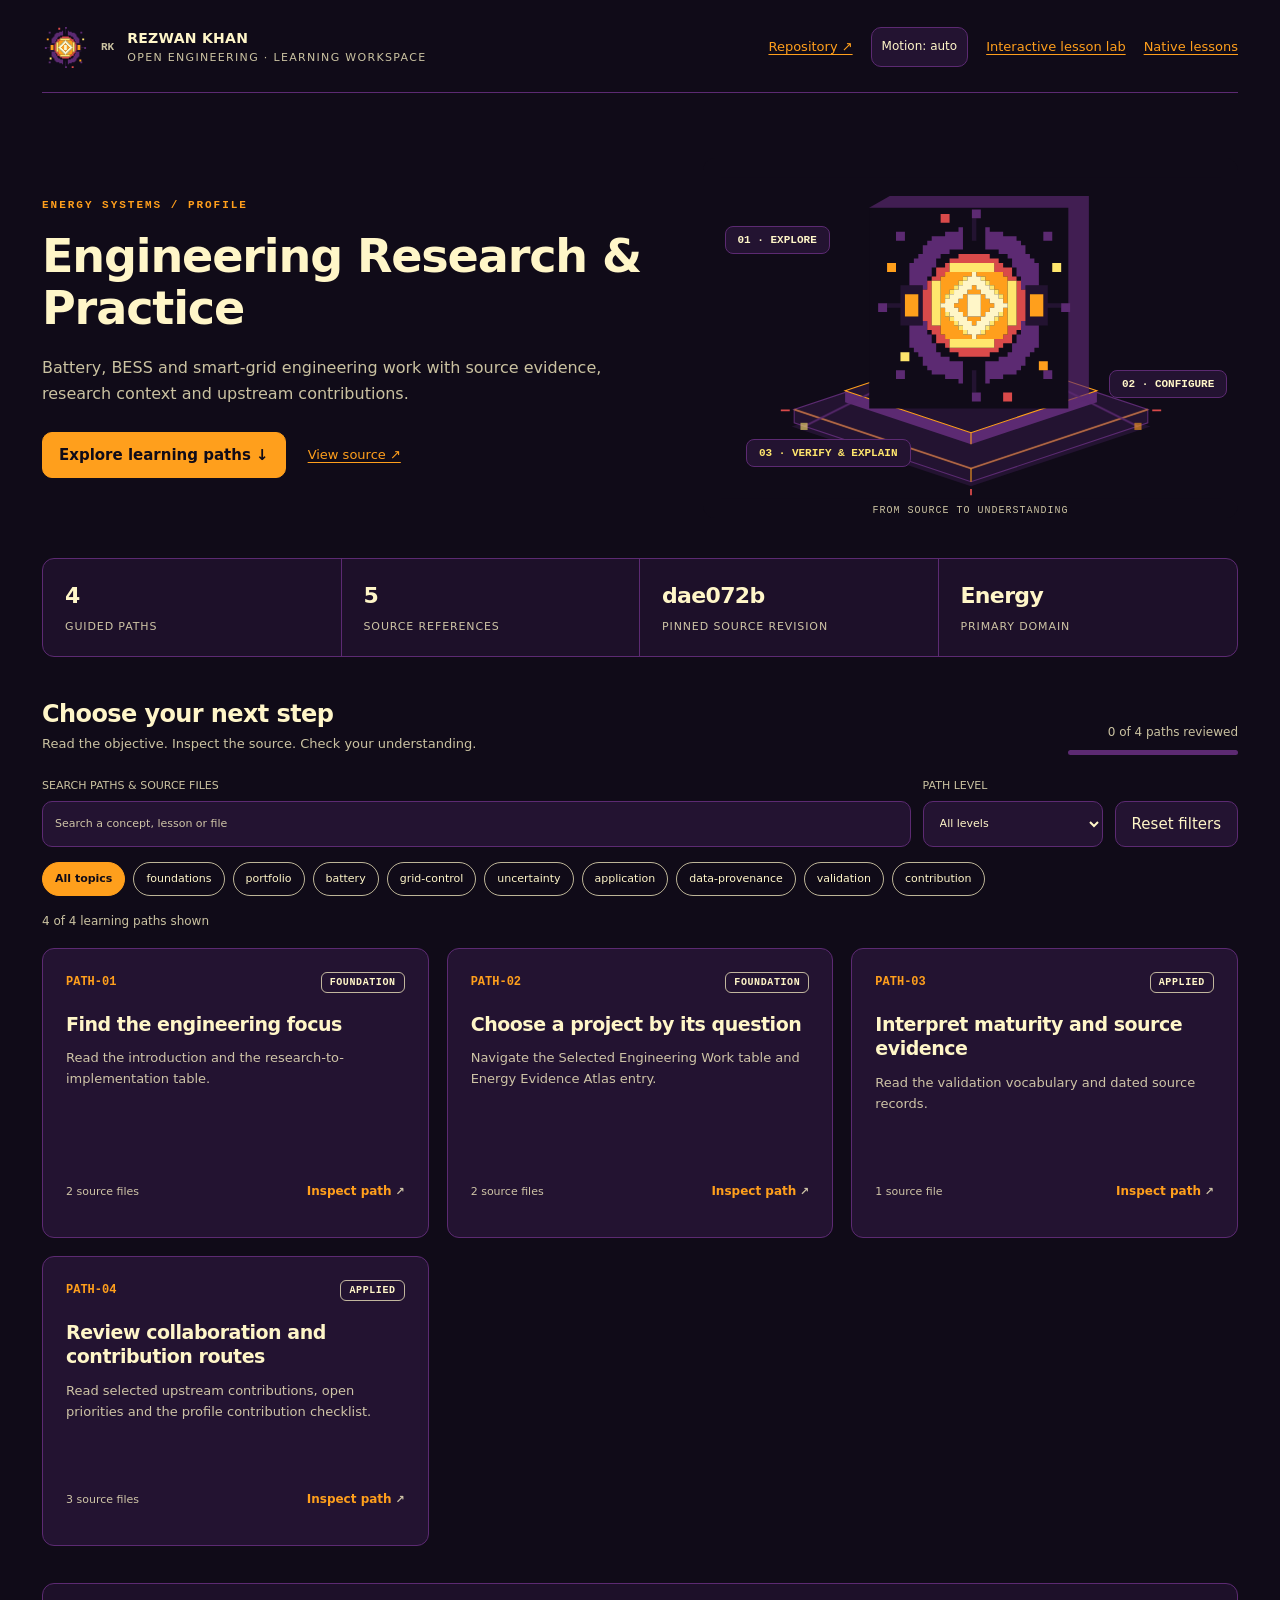
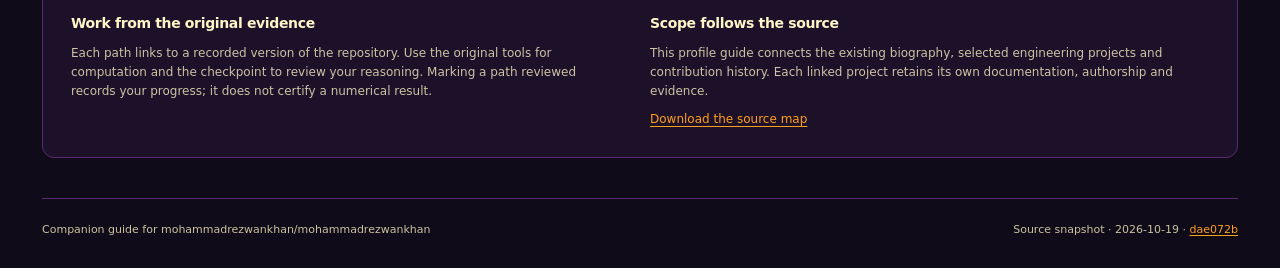
<file: docs/portfolio/index.html>
<!doctype html>
<html data-avatar-brand="portfolio" lang="en">
<head>
<meta charset="utf-8">
<meta name="viewport" content="width=device-width,initial-scale=1">
<meta name="description" content="Battery, BESS and smart-grid engineering work with source evidence, research context and upstream contributions.">
<meta name="color-scheme" content="dark">
<title>Engineering Research &amp; Practice · Learning workspace</title>
<style>
:root{color-scheme:dark;--accent:#ff9f1c;--secondary:#ffe66d;--surface:#100b18;--glow:rgba(255,159,28, 0.35);--bg:#100b18;--ink:#fff6c8;--muted:#fff6c8;--line:#fff6c8b8;--ease:cubic-bezier(.22,1,.36,1)}
*{box-sizing:border-box}html{scroll-behavior:smooth}body{margin:0;background:radial-gradient(ellipse at 80% 0%,var(--surface),transparent 65%),var(--bg);color:var(--ink);font:15px/1.6 system-ui,-apple-system,BlinkMacSystemFont,"Segoe UI",sans-serif}button,input,select,textarea{font:inherit}button,a,input,select,textarea{touch-action:manipulation}button,a{ -webkit-tap-highlight-color:transparent}a{color:var(--accent);text-decoration-thickness:1px;text-underline-offset:4px}button{cursor:pointer}button:disabled{cursor:default;opacity:.5}button:focus-visible,a:focus-visible,input:focus-visible,select:focus-visible,textarea:focus-visible,summary:focus-visible{outline:3px solid var(--accent);outline-offset:4px}input::placeholder,textarea::placeholder{color:var(--muted);opacity:1}button,input,select,textarea{border:1px solid var(--line);border-radius:10px;background:#231331;color:var(--ink)}button{min-height:44px;padding:10px 16px;transition:transform .3s var(--ease),background .3s var(--ease)}button:hover{background:#5c2a72}button.primary{background:var(--accent);color:#100b18;font-weight:750;border-color:var(--accent)}button.primary:hover{filter:brightness(1.07)}.skip{position:absolute;top:-100px;left:16px;padding:12px;background:var(--bg);z-index:20}.skip:focus{top:12px}.shell{max-width:1380px;margin:0 auto;padding:0 42px}.topbar{display:flex;justify-content:space-between;align-items:center;gap:20px;padding-top:24px;padding-bottom:22px;border-bottom:1px solid #5c2a72}.brand{display:flex;align-items:center;gap:13px}.mark{width:39px;height:39px;border:1px solid var(--accent);display:grid;place-items:center;border-radius:10px;color:var(--accent);font:700 17px ui-monospace,monospace;box-shadow:5px 5px 0 #231331}.brand b{display:block;letter-spacing:.02em;font-size:14px}.brand small{display:block;color:var(--muted);font-size:11px;letter-spacing:.12em;text-transform:uppercase}.toplinks{display:flex;gap:18px;align-items:center}.toplinks a{font-size:13px}.motion{font-size:12px;padding:7px 10px;min-height:40px}.eyebrow{font:650 11px/1.4 ui-monospace,monospace;letter-spacing:.18em;text-transform:uppercase;color:var(--accent)}.hero{display:grid;grid-template-columns:1.18fr 1fr;align-items:center;gap:30px;padding:65px 0 38px}.hero h1{font-size:clamp(30px,3.6vw,51px);line-height:1.12;letter-spacing:-.045em;margin:18px 0 21px;overflow-wrap:anywhere;max-width:740px}.hero p{max-width:640px;margin:0;color:var(--muted);font-size:16px}.hero-actions{display:flex;align-items:center;gap:22px;margin:26px 0 0}.hero-actions a{font-size:13px}.visual{height:324px;position:relative;display:grid;place-items:center;overflow:hidden;border-radius:20px;background:radial-gradient(ellipse at 50% 55%,var(--glow),transparent 67%)}.visual:before{content:"";position:absolute;inset:30px;background-image:linear-gradient(#fff6c809 1px,transparent 1px),linear-gradient(90deg,#fff6c809 1px,transparent 1px);background-size:28px 28px;transform:perspective(500px) rotateX(53deg) rotateZ(-22deg);border-radius:40%}.isometric{position:relative;width:290px;height:250px;transform-style:preserve-3d;perspective:1200px}.plate{position:absolute;width:172px;height:114px;border:1px solid var(--accent);border-radius:16px;background:linear-gradient(145deg,#5c2a72,var(--surface));box-shadow:9px 12px 0 #100b1888,0 1px 20px var(--glow);transform:rotateX(50deg) rotateZ(-38deg);transition:transform .45s var(--ease)}.plate.a{left:6px;top:95px;opacity:.7}.plate.b{left:88px;top:103px;border-color:var(--secondary)}.plate.c{left:57px;top:33px;background:linear-gradient(135deg,var(--accent),var(--secondary));box-shadow:10px 14px 0 #100b1888}.plate.c:after{content:"{ }";position:absolute;inset:0;display:grid;place-items:center;font:bold 36px ui-monospace,monospace;color:#231331}.visual:hover .plate.c{transform:translateY(-10px) rotateX(50deg) rotateZ(-38deg)}.node{position:absolute;border:1px solid var(--line);background:#231331;border-radius:8px;padding:7px 12px;color:var(--ink);font:600 11px ui-monospace,monospace;box-shadow:0 6px 14px #100b1855}.node.one{left:6px;top:34px}.node.two{right:-5px;top:134px}.node.three{bottom:-2px;left:32px;color:var(--accent)}.visual-caption{position:absolute;bottom:10px;font:10px ui-monospace,monospace;color:var(--muted);letter-spacing:.1em;text-transform:uppercase}.metrics{display:grid;grid-template-columns:repeat(4,1fr);border:1px solid #5c2a72;border-radius:14px;background:#231331bb;overflow:hidden;margin:2px 0 42px}.metric{padding:19px 22px;border-right:1px solid #5c2a72}.metric:last-child{border:0}.metric strong{font-size:22px;letter-spacing:-.03em;display:block;color:var(--ink)}.metric small{color:var(--muted);font-size:11px;letter-spacing:.08em;text-transform:uppercase}.section-top{display:flex;justify-content:space-between;align-items:flex-end;gap:20px;margin-bottom:22px}h2{font-size:24px;letter-spacing:-.025em;line-height:1.25;margin:0 0 5px}.section-top p{font-size:13px;color:var(--muted);margin:0}.progress{font-size:12px;color:var(--muted);text-align:right;white-space:nowrap}.track{width:170px;height:5px;background:#5c2a72;border-radius:8px;overflow:hidden;margin-top:8px}.track span{display:block;background:var(--accent);width:0;height:100%;transition:width .4s var(--ease)}.tools{display:grid;grid-template-columns:minmax(170px,1fr) 180px auto;gap:12px;align-items:end;margin:0 0 15px}.tools label{display:flex;flex-direction:column;gap:6px;font-size:11px;color:var(--muted)}input,select{height:46px;padding:10px 12px;width:100%;min-width:0}.tags{display:flex;flex-wrap:wrap;gap:8px;margin:0 0 16px}.tag{min-height:34px;border-color:#fff6c8b8;background:transparent;border-radius:20px;padding:5px 12px;font-size:11px;line-height:1.4}.tag[aria-pressed=true]{background:var(--accent);color:#100b18;border-color:var(--accent);font-weight:750}.result-count{color:var(--muted);font-size:12px;min-height:20px;margin:0 0 16px}.cards{display:grid;grid-template-columns:repeat(3,minmax(0,1fr));gap:18px;align-items:stretch}.lesson{position:relative;display:flex;flex-direction:column;min-height:290px;padding:23px;border:1px solid #fff6c8b8;background:linear-gradient(130deg,#231331dd,#231331f0);border-radius:15px;box-shadow:0 8px 0 #100b1840;transition:transform .45s var(--ease),border-color .35s var(--ease)}.lesson:hover{transform:translateY(-4px);border-color:var(--accent)}.card-top{display:flex;justify-content:space-between;align-items:center;gap:12px;margin-bottom:19px}.number{font:600 12px ui-monospace,monospace;color:var(--accent)}.level{font:600 10px ui-monospace,monospace;letter-spacing:.06em;text-transform:uppercase;padding:4px 8px;border:1px solid #fff6c8b8;border-radius:6px;color:#fff6c8}.lesson h3{font-size:19px;letter-spacing:-.02em;line-height:1.3;margin:0 0 12px;overflow-wrap:anywhere}.lesson p{color:var(--muted);font-size:13px;line-height:1.6;margin:0 0 18px;display:-webkit-box;-webkit-line-clamp:4;-webkit-box-orient:vertical;overflow:hidden}.card-foot{display:flex;justify-content:space-between;align-items:center;gap:10px;margin-top:auto}.card-foot span{font-size:11px;color:var(--muted)}.open-lesson{border:0;background:transparent;color:var(--accent);font-weight:650;padding:8px 0;font-size:12px}.open-lesson:hover{background:transparent;text-decoration:underline}.lesson.complete:after{content:"Reviewed";position:absolute;right:22px;top:54px;font-size:10px;color:var(--secondary)}.empty{border:1px dashed var(--line);padding:34px;border-radius:14px;grid-column:1/-1;text-align:center;color:var(--muted)}.boundary{display:grid;grid-template-columns:1fr 1fr;gap:20px;padding:28px;margin:37px 0 40px;border:1px solid #5c2a72;border-radius:14px;background:#231331bb}.boundary h3{font-size:14px;margin:0 0 10px}.boundary p{font-size:12px;color:var(--muted);margin:0}.boundary a{overflow-wrap:anywhere}.footer{padding:22px 0 30px;border-top:1px solid #5c2a72;color:var(--muted);font-size:11px;display:flex;justify-content:space-between;gap:20px}dialog{position:fixed;margin:0 0 0 auto;inset:0;width:min(640px,100%);max-width:100%;height:100dvh;max-height:100dvh;background:#231331;color:var(--ink);border:0;border-left:1px solid #fff6c8b8;box-shadow:-30px 0 90px #100b1888;padding:0}dialog::backdrop{background:#100b18b8;backdrop-filter:blur(4px)}.drawer-head{display:flex;justify-content:space-between;align-items:center;gap:20px;position:sticky;top:0;padding:19px 27px;background:#231331f5;border-bottom:1px solid #5c2a72;z-index:1}.drawer-head span{font:11px ui-monospace,monospace;color:var(--accent);letter-spacing:.12em;text-transform:uppercase}.close{font-size:20px;padding:4px 13px}.drawer-body{padding:28px}.drawer-body h2{font-size:28px;line-height:1.2;overflow-wrap:anywhere}.drawer-body h3{font-size:13px;margin:26px 0 8px}.drawer-body p,.drawer-body li{font-size:13px;color:var(--muted)}.drawer-body ul{padding-left:18px}.drawer-body a{overflow-wrap:anywhere}.drawer-body pre{padding:15px;border:1px solid #fff6c8b8;background:#100b18;border-radius:10px;color:#fff6c8;white-space:pre-wrap;overflow-wrap:anywhere;font-size:11px;line-height:1.65;max-height:320px;overflow:auto}.drawer-body label{display:block;font-size:12px;color:var(--muted);margin-bottom:7px}.drawer-body textarea{width:100%;resize:vertical;min-height:92px;padding:12px}.drawer-actions{display:flex;flex-wrap:wrap;gap:10px;margin-top:23px}.disclosure{padding:13px 15px;border-left:3px solid var(--accent);background:#231331;border-radius:0 8px 8px 0}.status{min-height:24px;margin-top:14px;color:var(--accent);font-size:12px}.path{font:12px/1.5 ui-monospace,monospace;display:inline-block;min-height:32px;padding:6px 0;vertical-align:middle}.sr-only{position:absolute;width:1px;height:1px;margin:-1px;padding:0;overflow:hidden;clip:rect(0,0,0,0);white-space:nowrap;border:0}body[data-motion=off] *,body[data-motion=off] *:before,body[data-motion=off] *:after{animation:none!important;transition:none!important;scroll-behavior:auto!important}body[data-motion=off] .visual:hover .plate.c{transform:rotateX(50deg) rotateZ(-38deg)}body[data-motion=off] .lesson:hover{transform:none}.plate{pointer-events:none}
@media(prefers-reduced-motion:reduce){*{animation:none!important;transition:none!important;scroll-behavior:auto!important}.visual:hover .plate.c{transform:rotateX(50deg) rotateZ(-38deg)}.lesson:hover{transform:none}}
@media(max-width:1050px){.shell{padding:0 25px}.hero{gap:16px}.cards{grid-template-columns:repeat(2,minmax(0,1fr))}.hero h1{font-size:38px}.visual{height:300px}.metric{padding:16px}.metric strong{font-size:20px}}
@media(max-width:700px){.shell{padding:0 19px}.topbar{gap:12px}.toplinks{gap:10px}.toplinks a{display:none}.hero{grid-template-columns:1fr;padding:36px 0 24px;gap:12px}.hero h1{font-size:37px}.hero p{font-size:14px}.visual{height:220px}.isometric{transform:translateY(-20px) scale(.8)}.metrics{grid-template-columns:repeat(2,1fr);margin-bottom:30px}.metric:nth-child(2){border-right:0}.metric:nth-child(-n+2){border-bottom:1px solid #5c2a72}.metric strong{font-size:19px}.section-top{align-items:flex-start}.progress{white-space:normal;max-width:110px}.track{width:100px}.tools{grid-template-columns:1fr 135px}.tools>button{grid-column:1/-1}.cards{grid-template-columns:1fr}.lesson{min-height:250px}.boundary{grid-template-columns:1fr;padding:22px}.footer{display:block}.footer div+div{margin-top:8px}.drawer-body{padding:23px}.hero-actions{gap:14px;flex-wrap:wrap}.brand small{font-size:9px}.brand b{font-size:12px}.motion{font-size:10px}.tags{gap:7px}.tag{font-size:10px}.drawer-head{padding:17px 23px}}
@media print{body{background:white;color:black}.visual,.toplinks,.tools,.tags,.progress,.open-lesson,dialog{display:none}.shell{padding:0}.cards{grid-template-columns:1fr 1fr}.lesson,.metrics,.boundary{background:white;color:black;box-shadow:none;break-inside:avoid}.lesson p,.hero p,.boundary p{color:#5c2a72}.hero{padding:15px 0;display:block}.hero h1{font-size:28px}.metric strong{color:black}}

.native-catalog-link{white-space:nowrap}@media(max-width:700px){.toplinks a.native-catalog-link{display:inline}}
</style>
<link rel="stylesheet" href="../visuals/brand-uniformity/brand.css">
</head>
<body>
<a class="skip" href="#learning">Skip to learning paths</a>
<div class="shell">
<header class="topbar"><div class="brand"><img class="brand-avatar" data-brand-decoration="true" src="../visuals/brand-uniformity/avatar.svg" width="48" height="48" alt=""><span class="mark" aria-hidden="true">RK</span><div><b>REZWAN KHAN</b><small>Open engineering · learning workspace</small></div></div><nav class="toplinks" aria-label="Repository navigation"><a id="sourceTop" href="https://github.com/mohammadrezwankhan/mohammadrezwankhan">Repository ↗</a><button class="motion" id="motion" aria-pressed="false">Motion: auto</button><a href="../index.html">Interactive lesson lab</a><a class="native-catalog-link" href="../native-lessons.html">Native lessons</a></nav></header>
<main>
<section class="hero" aria-labelledby="heroTitle"><div><div class="eyebrow">Energy systems / profile</div><h1 id="heroTitle">Engineering Research &amp; Practice</h1><p>Battery, BESS and smart-grid engineering work with source evidence, research context and upstream contributions.</p><div class="hero-actions"><button class="primary" id="start">Explore learning paths ↓</button><a href="https://github.com/mohammadrezwankhan/mohammadrezwankhan">View source ↗</a></div></div><div class="visual" aria-hidden="true"><svg class="champion-art" data-brand-decoration="true" aria-hidden="true" xmlns="http://www.w3.org/2000/svg" width="560" height="360" viewBox="0 0 560 360" role="img" aria-labelledby="champion-title champion-desc">
<title id="champion-title">Rezwan energy-core champion in 2.5D</title>
<desc id="champion-desc">The unchanged original pixel avatar stands above layered isometric planes. Square signals are illustrative brand motion, not a measurement or simulation. The complete composition remains visible without motion.</desc>
<style>
.brand-signal{animation:brand-signal-travel 4.8s cubic-bezier(.22,1,.36,1) 1 both;transform-box:view-box}
.brand-signal.second{animation-name:brand-return-travel}
.brand-edge{animation:brand-edge-light 4.8s ease-out 1 both}
@keyframes brand-signal-travel{0%,100%{transform:translate(0,0);opacity:.6}35%{transform:translate(62px,-31px);opacity:1}70%{transform:translate(125px,-62px);opacity:.6}}
@keyframes brand-return-travel{0%,100%{transform:translate(0,0);opacity:.6}35%{transform:translate(-62px,-31px);opacity:1}70%{transform:translate(-125px,-62px);opacity:.6}}
@keyframes brand-edge-light{0%,100%{opacity:.55}45%{opacity:1}}
@media(prefers-reduced-motion:reduce){.brand-signal,.brand-edge{animation:none!important}}
</style>
<rect width="560" height="360" fill="#100b18"/>
<path d="M280 215 481 279 280 346 79 279Z" fill="#231331"/>
<path d="M82 260 280 326 478 260v15l-198 66-198-66Z" fill="#231331" stroke="#5c2a72" stroke-width="1.2"/>
<path d="M280 194 478 260 280 326 82 260Z" fill="#231331" stroke="#5c2a72" stroke-width="1.4"/>
<path d="M139 239 280 286 421 239v13l-141 47-141-47Z" fill="#5c2a72"/>
<path d="M280 192 421 239 280 286 139 239Z" fill="#231331" stroke="#ff9f1c" stroke-width="1.2"/>
<path d="M280 286v13m0 27v15" stroke="#ff9f1c" stroke-width="1.2"/>
<path class="brand-edge" d="m82 260 198 66 198-66" fill="none" stroke="#ff9f1c" stroke-width="2"/>
<path d="M93 279 155 248 218 217M467 279 405 248 342 217" fill="none" stroke="#5c2a72" stroke-width="2"/>
<path d="M166 34 189 21h223v225l-23 13Z" fill="#5c2a72" opacity=".65"/>
<path d="M166 34h223v225H166Z" fill="#100b18"/>
<g data-canonical-core="48" transform="translate(161 21) scale(5)"><path fill="#231331" d="M24 5h1v5h-1zM8 20h5v2h-5zM36 20h5v2h-5zM8 22h1v2h-1zM40 22h1v2h-1zM5 24h4v1h-4zM40 24h4v1h-4zM8 25h1v2h-1zM12 22h1v5h-1zM36 22h1v5h-1zM40 25h1v2h-1zM8 27h5v2h-5zM36 27h5v2h-5zM24 39h1v5h-1z"/><path fill="#5c2a72" d="M24 3h2v2h-2zM21 7h1v1h-1zM27 7h1v1h-1zM18 8h4v1h-4zM27 8h4v1h-4zM7 8h2v2h-2zM15 9h7v1h-7zM27 9h7v1h-7zM40 8h2v2h-2zM14 10h8v1h-8zM27 10h8v1h-8zM13 11h9v1h-9zM27 11h9v1h-9zM13 12h6v1h-6zM30 12h6v1h-6zM12 13h5v1h-5zM32 13h5v1h-5zM11 14h5v1h-5zM33 14h5v1h-5zM10 15h6v1h-6zM33 15h6v1h-6zM10 16h5v2h-5zM34 16h5v2h-5zM10 18h4v2h-4zM35 18h4v2h-4zM13 20h1v1h-1zM35 20h1v1h-1zM3 24h2v2h-2zM44 24h2v2h-2zM13 28h1v1h-1zM35 28h1v1h-1zM10 29h4v2h-4zM35 29h4v2h-4zM10 31h5v2h-5zM34 31h5v2h-5zM10 33h6v1h-6zM33 33h6v1h-6zM11 34h5v1h-5zM33 34h5v1h-5zM12 35h5v1h-5zM32 35h5v1h-5zM13 36h6v1h-6zM30 36h6v1h-6zM13 37h9v1h-9zM27 37h9v1h-9zM14 38h8v1h-8zM27 38h8v1h-8zM15 39h7v1h-7zM27 39h7v1h-7zM7 39h2v2h-2zM18 40h4v1h-4zM27 40h4v1h-4zM40 39h2v2h-2zM21 41h1v1h-1zM27 41h1v1h-1zM24 44h2v2h-2z"/><path fill="#d94a4a" d="M17 4h2v2h-2zM21 13h7v1h-7zM19 14h11v1h-11zM18 15h1v1h-1zM29 15h2v1h-2zM16 16h3v1h-3zM29 16h4v1h-4zM16 17h2v1h-2zM31 17h2v1h-2zM15 18h2v1h-2zM32 18h2v1h-2zM14 19h1v2h-1zM34 19h1v2h-1zM13 21h2v7h-2zM34 21h2v7h-2zM14 28h1v1h-1zM34 28h1v1h-1zM14 29h3v1h-3zM32 29h3v1h-3zM15 30h2v1h-2zM32 30h2v1h-2zM16 31h2v1h-2zM31 31h2v1h-2zM16 32h3v1h-3zM29 32h4v1h-4zM18 33h1v1h-1zM29 33h2v1h-2zM19 34h11v1h-11zM21 35h7v1h-7zM31 44h2v2h-2z"/><path fill="#ff9f1c" d="M5 15h2v2h-2zM18 17h6v1h-6zM25 17h6v1h-6zM17 18h5v1h-5zM27 18h5v1h-5zM17 19h4v1h-4zM28 19h4v1h-4zM17 20h3v1h-3zM24 20h1v1h-1zM29 20h3v1h-3zM17 21h2v1h-2zM23 21h3v1h-3zM30 21h2v1h-2zM22 22h1v1h-1zM26 22h1v1h-1zM17 22h1v2h-1zM21 23h2v1h-2zM26 23h2v1h-2zM31 22h1v2h-1zM20 24h3v1h-3zM26 24h3v1h-3zM21 25h2v1h-2zM26 25h2v1h-2zM9 22h3v5h-3zM17 25h1v2h-1zM22 26h1v1h-1zM26 26h1v1h-1zM31 25h1v2h-1zM37 22h3v5h-3zM17 27h2v1h-2zM23 27h3v1h-3zM30 27h2v1h-2zM17 28h3v1h-3zM24 28h1v1h-1zM29 28h3v1h-3zM17 29h4v1h-4zM28 29h4v1h-4zM17 30h5v1h-5zM27 30h5v1h-5zM18 31h6v1h-6zM25 31h6v1h-6zM39 37h2v2h-2z"/><path fill="#ffe66d" d="M19 15h10v2h-10zM42 15h2v2h-2zM22 18h1v1h-1zM26 18h1v1h-1zM21 19h1v1h-1zM27 19h1v1h-1zM20 20h1v1h-1zM28 20h1v1h-1zM19 21h1v1h-1zM29 21h1v1h-1zM18 22h1v1h-1zM30 22h1v1h-1zM18 26h1v1h-1zM30 26h1v1h-1zM19 27h1v1h-1zM29 27h1v1h-1zM15 19h2v10h-2zM20 28h1v1h-1zM28 28h1v1h-1zM32 19h2v10h-2zM21 29h1v1h-1zM27 29h1v1h-1zM22 30h1v1h-1zM26 30h1v1h-1zM19 32h10v2h-10zM8 35h2v2h-2z"/><path fill="#fff6c8" d="M24 17h1v1h-1zM23 18h3v1h-3zM22 19h5v1h-5zM21 20h3v1h-3zM25 20h3v1h-3zM20 21h3v1h-3zM26 21h3v1h-3zM19 22h3v1h-3zM27 22h3v1h-3zM18 23h3v1h-3zM28 23h3v1h-3zM17 24h3v1h-3zM29 24h3v1h-3zM18 25h3v1h-3zM28 25h3v1h-3zM19 26h3v1h-3zM23 22h3v5h-3zM27 26h3v1h-3zM20 27h3v1h-3zM26 27h3v1h-3zM21 28h3v1h-3zM25 28h3v1h-3zM22 29h5v1h-5zM23 30h3v1h-3zM24 31h1v1h-1z"/></g>
<rect class="brand-signal" x="89" y="275" width="8" height="8" fill="#ffe66d"/>
<rect class="brand-signal second" x="463" y="275" width="8" height="8" fill="#ff9f1c"/>
<path d="M67 261h10m406 0h10M280 349v7" stroke="#d94a4a" stroke-width="2"/>
</svg>
<div class="isometric"><div class="plate a"></div><div class="plate b"></div><div class="plate c"></div><span class="node one">01 · EXPLORE</span><span class="node two">02 · CONFIGURE</span><span class="node three">03 · VERIFY & EXPLAIN</span></div><span class="visual-caption">From source to understanding</span></div></section>
<section class="metrics" aria-label="Workspace facts"><div class="metric"><strong>4</strong><small>Guided paths</small></div><div class="metric"><strong>5</strong><small>Source references</small></div><div class="metric"><strong>dae072b</strong><small>Pinned source revision</small></div><div class="metric"><strong>Energy</strong><small>Primary domain</small></div></section>
<section id="learning" aria-labelledby="pathsTitle"><div class="section-top"><div><h2 id="pathsTitle">Choose your next step</h2><p>Read the objective. Inspect the source. Check your understanding.</p></div><div class="progress"><span id="progressText">0 paths reviewed</span><div class="track" aria-hidden="true"><span id="progressBar"></span></div></div></div>
<div class="tools"><label for="search">SEARCH PATHS & SOURCE FILES<input id="search" type="search" placeholder="Search a concept, lesson or file" autocomplete="off"></label><label for="level">PATH LEVEL<select id="level"><option value="all">All levels</option><option value="Foundation">Foundation</option><option value="Applied">Applied</option><option value="Advanced">Advanced</option></select></label><button id="reset">Reset filters</button></div>
<div class="tags" id="tags" role="group" aria-label="Filter by topic"></div><p id="count" class="result-count" role="status" aria-live="polite" aria-atomic="true"></p><div class="cards" id="cards"></div>
<noscript><p>This workspace needs JavaScript for filtering. The repository and the JSON source map remain available.</p><a href="lesson-config.json">Read the lesson source map</a></noscript></section>
<section class="boundary" aria-label="Learning scope and provenance"><div><h3>Work from the original evidence</h3><p>Each path links to a recorded version of the repository. Use the original tools for computation and the checkpoint to review your reasoning. Marking a path reviewed records your progress; it does not certify a numerical result.</p></div><div><h3>Scope follows the source</h3><p>This profile guide connects the existing biography, selected engineering projects and contribution history. Each linked project retains its own documentation, authorship and evidence.</p><p style="margin-top:8px"><a href="lesson-config.json" download>Download the source map</a></p></div></section>
</main><footer class="footer"><div>Companion guide for mohammadrezwankhan/mohammadrezwankhan</div><div>Source snapshot · 2026-10-19 · <a href="https://github.com/mohammadrezwankhan/mohammadrezwankhan/commit/dae072b3e4cba859fb3200f4104504744d62488d">dae072b</a></div></footer>
</div>
<dialog id="inspector" aria-labelledby="lessonTitle"><div class="drawer-head"><span id="lessonNumber">Learning path</span><button class="close" id="close" aria-label="Close lesson inspector">×</button></div><div class="drawer-body"><h2 id="lessonTitle"></h2><p id="lessonSummary"></p><h3>Learning objective</h3><p id="objective"></p><h3>Source files</h3><ul id="sources"></ul><h3>Verification checkpoint</h3><p class="disclosure" id="checkpoint"></p><div id="commandBlock"><h3>Run in the repository environment</h3><pre id="command"></pre><p>Commands are source-derived guidance. This guide does not run the repository or change its configuration.</p></div><details id="paramsBlock"><summary>Inspect configuration references</summary><pre id="parameters"></pre></details><h3>Your study notes</h3><label for="notes">Record assumptions, parameter choices or questions</label><textarea id="notes" placeholder="For example: Which assumption would change the result?"></textarea><p id="storageNote">Notes and reviewed paths are saved in this browser when local storage is available.</p><div class="drawer-actions"><button class="primary" id="complete">Mark as reviewed</button><button id="export">Export study plan</button></div><p class="status" id="status" role="status" aria-live="polite"></p></div></dialog>
<script type="application/json" id="workspaceData">{
  "schema_version": 1,
  "repository": "mohammadrezwankhan/mohammadrezwankhan",
  "display_name": "Engineering Research \u0026 Practice",
  "description": "Battery, BESS and smart-grid engineering work with source evidence, research context and upstream contributions.",
  "domain": "DOMAIN_A",
  "theme": {
    "accent": "#00E5FF",
    "secondary": "#00E676",
    "surface": "#0A192F",
    "glow": "rgba(0, 229, 255, 0.35)",
    "label": "Energy systems",
    "short": "Energy"
  },
  "repo_type": "profile",
  "source_revision": "dae072b3e4cba859fb3200f4104504744d62488d",
  "source_snapshot_date": "2026-10-19",
  "repo_url": "https://github.com/mohammadrezwankhan/mohammadrezwankhan",
  "homepage": "https://mrkhan.co.technology/",
  "upstream": null,
  "lessons": [
    {
      "id": "path-01",
      "title": "Find the engineering focus",
      "summary": "Read the introduction and the research-to-implementation table.",
      "objective": "Identify the stated battery, BESS and smart-grid focus and choose the relevant portfolio path.",
      "checkpoint": "Use the existing portfolio/research links; do not add an installation step to a profile.",
      "level": "Foundation",
      "tags": [
        "foundations",
        "portfolio",
        "battery",
        "grid-control"
      ],
      "source_paths": [
        "README.md",
        "assets/engineering-hero-v2.webp"
      ],
      "source_urls": [
        "https://github.com/mohammadrezwankhan/mohammadrezwankhan/blob/dae072b3e4cba859fb3200f4104504744d62488d/README.md",
        "https://github.com/mohammadrezwankhan/mohammadrezwankhan/blob/dae072b3e4cba859fb3200f4104504744d62488d/assets/engineering-hero-v2.webp"
      ],
      "parameters": [],
      "command": null,
      "native_id": null,
      "native_route": null,
      "execution_status": "source-linked guide; no execution by this dashboard"
    },
    {
      "id": "path-02",
      "title": "Choose a project by its question",
      "summary": "Navigate the Selected Engineering Work table and Energy Evidence Atlas entry.",
      "objective": "Match a question to the appropriate repository and its documented boundaries.",
      "checkpoint": "Open the project source that answers the question; distinguish hosted preview capabilities from local application requirements.",
      "level": "Foundation",
      "tags": [
        "foundations",
        "portfolio",
        "uncertainty"
      ],
      "source_paths": [
        "README.md",
        "assets/energy-evidence-atlas.webp"
      ],
      "source_urls": [
        "https://github.com/mohammadrezwankhan/mohammadrezwankhan/blob/dae072b3e4cba859fb3200f4104504744d62488d/README.md",
        "https://github.com/mohammadrezwankhan/mohammadrezwankhan/blob/dae072b3e4cba859fb3200f4104504744d62488d/assets/energy-evidence-atlas.webp"
      ],
      "parameters": [],
      "command": null,
      "native_id": null,
      "native_route": null,
      "execution_status": "source-linked guide; no execution by this dashboard"
    },
    {
      "id": "path-03",
      "title": "Interpret maturity and source evidence",
      "summary": "Read the validation vocabulary and dated source records.",
      "objective": "Separate unit/regression checks, synthetic holdouts and stronger measured/field validation.",
      "checkpoint": "Each test count or maturity claim should retain its source date and commit; do not aggregate unrelated suites into one live total.",
      "level": "Applied",
      "tags": [
        "application",
        "portfolio",
        "data-provenance",
        "validation"
      ],
      "source_paths": [
        "README.md"
      ],
      "source_urls": [
        "https://github.com/mohammadrezwankhan/mohammadrezwankhan/blob/dae072b3e4cba859fb3200f4104504744d62488d/README.md"
      ],
      "parameters": [],
      "command": null,
      "native_id": null,
      "native_route": null,
      "execution_status": "source-linked guide; no execution by this dashboard"
    },
    {
      "id": "path-04",
      "title": "Review collaboration and contribution routes",
      "summary": "Read selected upstream contributions, open priorities and the profile contribution checklist.",
      "objective": "Choose a substantive contribution or a focused profile correction.",
      "checkpoint": "Preserve upstream ownership and verify linked PR status before changing a Merged or Under review label.",
      "level": "Applied",
      "tags": [
        "application",
        "portfolio",
        "contribution"
      ],
      "source_paths": [
        "README.md",
        "CONTRIBUTING.md",
        ".github/ISSUE_TEMPLATE/profile-improvement.md"
      ],
      "source_urls": [
        "https://github.com/mohammadrezwankhan/mohammadrezwankhan/blob/dae072b3e4cba859fb3200f4104504744d62488d/README.md",
        "https://github.com/mohammadrezwankhan/mohammadrezwankhan/blob/dae072b3e4cba859fb3200f4104504744d62488d/CONTRIBUTING.md",
        "https://github.com/mohammadrezwankhan/mohammadrezwankhan/blob/dae072b3e4cba859fb3200f4104504744d62488d/.github/ISSUE_TEMPLATE/profile-improvement.md"
      ],
      "parameters": [],
      "command": null,
      "native_id": null,
      "native_route": null,
      "execution_status": "source-linked guide; no execution by this dashboard"
    }
  ]
}</script>
<script>
'use strict';
const data=JSON.parse(document.getElementById('workspaceData').textContent);
const el=id=>document.getElementById(id), dialog=el('inspector');
const key='portfolio-learning:'+data.repository+':'+data.source_revision;
let storage=true,state={done:[],notes:{},motion:'auto'},selectedTag='all',active=null,trigger=null;
try{const saved=JSON.parse(localStorage.getItem(key)||'null');if(saved&&Array.isArray(saved.done)&&saved.notes&&typeof saved.notes==='object'){state={...state,...saved};state.done=state.done.filter(id=>data.lessons.some(l=>l.id===id));}}catch{storage=false;}
function save(){try{localStorage.setItem(key,JSON.stringify(state));}catch{storage=false;el('storageNote').textContent='Browser storage is unavailable. Export a study plan to keep your notes.';}}
function node(tag,text,className){const x=document.createElement(tag);if(text!==undefined)x.textContent=text;if(className)x.className=className;return x;}
function setMotion(){document.body.dataset.motion=state.motion;el('motion').textContent='Motion: '+state.motion;el('motion').setAttribute('aria-pressed',String(state.motion==='off'));}
function updateProgress(){el('progressText').textContent=state.done.length+' of '+data.lessons.length+' paths reviewed';el('progressBar').style.width=(state.done.length/data.lessons.length*100)+'%';}
function renderTags(){el('tags').replaceChildren();const tags=['all',...new Set(data.lessons.flatMap(l=>l.tags))];for(const tag of tags){const b=node('button',tag==='all'?'All topics':tag,'tag');b.type='button';b.setAttribute('aria-pressed',String(tag===selectedTag));b.onclick=()=>{selectedTag=tag;renderTags();renderCards();const match=[...el('tags').children].find(x=>x.textContent===(tag==='all'?'All topics':tag));match?.focus();};el('tags').append(b);}}
function renderCards(){const q=el('search').value.toLocaleLowerCase().trim(),level=el('level').value;const lessons=data.lessons.filter(l=>(level==='all'||l.level===level)&&(selectedTag==='all'||l.tags.includes(selectedTag))&&[l.title,l.summary,l.objective,...l.source_paths,...l.tags].join(' ').toLocaleLowerCase().includes(q));el('cards').replaceChildren();el('count').textContent=lessons.length+' of '+data.lessons.length+' learning paths shown';if(!lessons.length){el('cards').append(node('div','No paths match these filters. Try another term or reset the filters.','empty'));}for(const lesson of lessons){const card=node('article',undefined,'lesson'+(state.done.includes(lesson.id)?' complete':''));const top=node('div',undefined,'card-top');top.append(node('span',lesson.id.toUpperCase(),'number'),node('span',lesson.level,'level'));const foot=node('div',undefined,'card-foot');foot.append(node('span',lesson.source_paths.length+' source '+(lesson.source_paths.length===1?'file':'files')));const b=node('button','Inspect path','open-lesson');const icon=node('span',' ↗');icon.setAttribute('aria-hidden','true');b.append(icon);b.type='button';b.setAttribute('aria-label','Inspect path: '+lesson.title);b.onclick=()=>openLesson(lesson,b);foot.append(b);card.append(top,node('h3',lesson.title),node('p',lesson.summary),foot);el('cards').append(card);}updateProgress();}
function sourceHref(path){
  if(typeof data.repository!=='string'||!/^[A-Za-z0-9][A-Za-z0-9-]*\/[A-Za-z0-9][A-Za-z0-9_.-]*$/.test(data.repository))return null;
  if(typeof data.source_revision!=='string'||!/^[a-f0-9]{40}$/.test(data.source_revision))return null;
  if(typeof path!=='string'||path.includes('\\'))return null;
  const parts=path.split('/');
  if(parts.some(part=>!part||part==='.'||part==='..'))return null;
  return 'https://github.com/'+data.repository.split('/').map(encodeURIComponent).join('/')+'/blob/'+encodeURIComponent(data.source_revision)+'/'+parts.map(encodeURIComponent).join('/');
}
function openLesson(lesson,button){active=lesson;trigger=button;el('lessonNumber').textContent=lesson.id+' / '+lesson.level;el('lessonTitle').textContent=lesson.title;el('lessonSummary').textContent=lesson.summary;el('objective').textContent=lesson.objective;el('checkpoint').textContent=lesson.checkpoint;el('sources').replaceChildren();lesson.source_paths.forEach((path,i)=>{const li=node('li');const a=node('a',path,'path');const href=sourceHref(path);if(href!==null)a.href=href;a.target='_blank';a.rel='noopener noreferrer';li.append(a);el('sources').append(li);});el('commandBlock').hidden=!lesson.command;el('command').textContent=lesson.command||'';el('paramsBlock').hidden=!lesson.parameters?.length;el('parameters').textContent=JSON.stringify(lesson.parameters||[],null,2);el('paramsBlock').open=false;el('notes').value=typeof state.notes[lesson.id]==='string'?state.notes[lesson.id]:'';el('complete').textContent=state.done.includes(lesson.id)?'Mark as unreviewed':'Mark as reviewed';el('status').textContent='';if(!storage)el('storageNote').textContent='Browser storage is unavailable. Export a study plan to keep your notes.';dialog.showModal();el('close').focus();}
function closeLesson(){if(dialog.open)dialog.close();trigger?.focus();}
el('close').onclick=closeLesson;dialog.addEventListener('cancel',event=>{event.preventDefault();closeLesson();});dialog.addEventListener('click',event=>{if(event.target===dialog){const r=dialog.getBoundingClientRect();if(event.clientX<r.left||event.clientX>r.right||event.clientY<r.top||event.clientY>r.bottom)closeLesson();}});
el('notes').addEventListener('input',()=>{if(active){state.notes[active.id]=el('notes').value;save();}});
el('complete').onclick=()=>{if(!active)return;const was=state.done.includes(active.id);state.done=was?state.done.filter(x=>x!==active.id):[...state.done,active.id];save();el('complete').textContent=was?'Mark as reviewed':'Mark as unreviewed';el('status').textContent=was?'Path returned to your learning list.':'Path marked as reviewed in your personal learning record.';renderCards();trigger=[...document.querySelectorAll('.open-lesson')].find(b=>b.getAttribute('aria-label')==='Inspect path: '+active.title)||el('search');};
el('export').onclick=()=>{if(!active)return;const plan={schema_version:1,repository:data.repository,source_revision:data.source_revision,lesson_id:active.id,title:active.title,source_paths:active.source_paths,configuration_references:active.parameters,notes:state.notes[active.id]||'',personally_reviewed:state.done.includes(active.id),execution_status:'not_executed_by_this_guide'};const url=URL.createObjectURL(new Blob([JSON.stringify(plan,null,2)+'\n'],{type:'application/json'}));const a=node('a');a.href=url;a.download=data.repository.split('/')[1]+'-'+active.id+'-study-plan.json';document.body.append(a);a.click();a.remove();setTimeout(()=>URL.revokeObjectURL(url),1000);el('status').textContent='Study plan exported. It contains your notes and source references.';};
el('motion').onclick=()=>{state.motion=state.motion==='off'?'auto':'off';setMotion();save();};
el('search').addEventListener('input',renderCards);el('level').addEventListener('change',renderCards);el('reset').onclick=()=>{el('search').value='';el('level').value='all';selectedTag='all';renderTags();renderCards();el('search').focus();};el('start').onclick=()=>{el('learning').scrollIntoView();el('search').focus({preventScroll:true});};
setMotion();renderTags();renderCards();
</script>
</body></html>
</file>
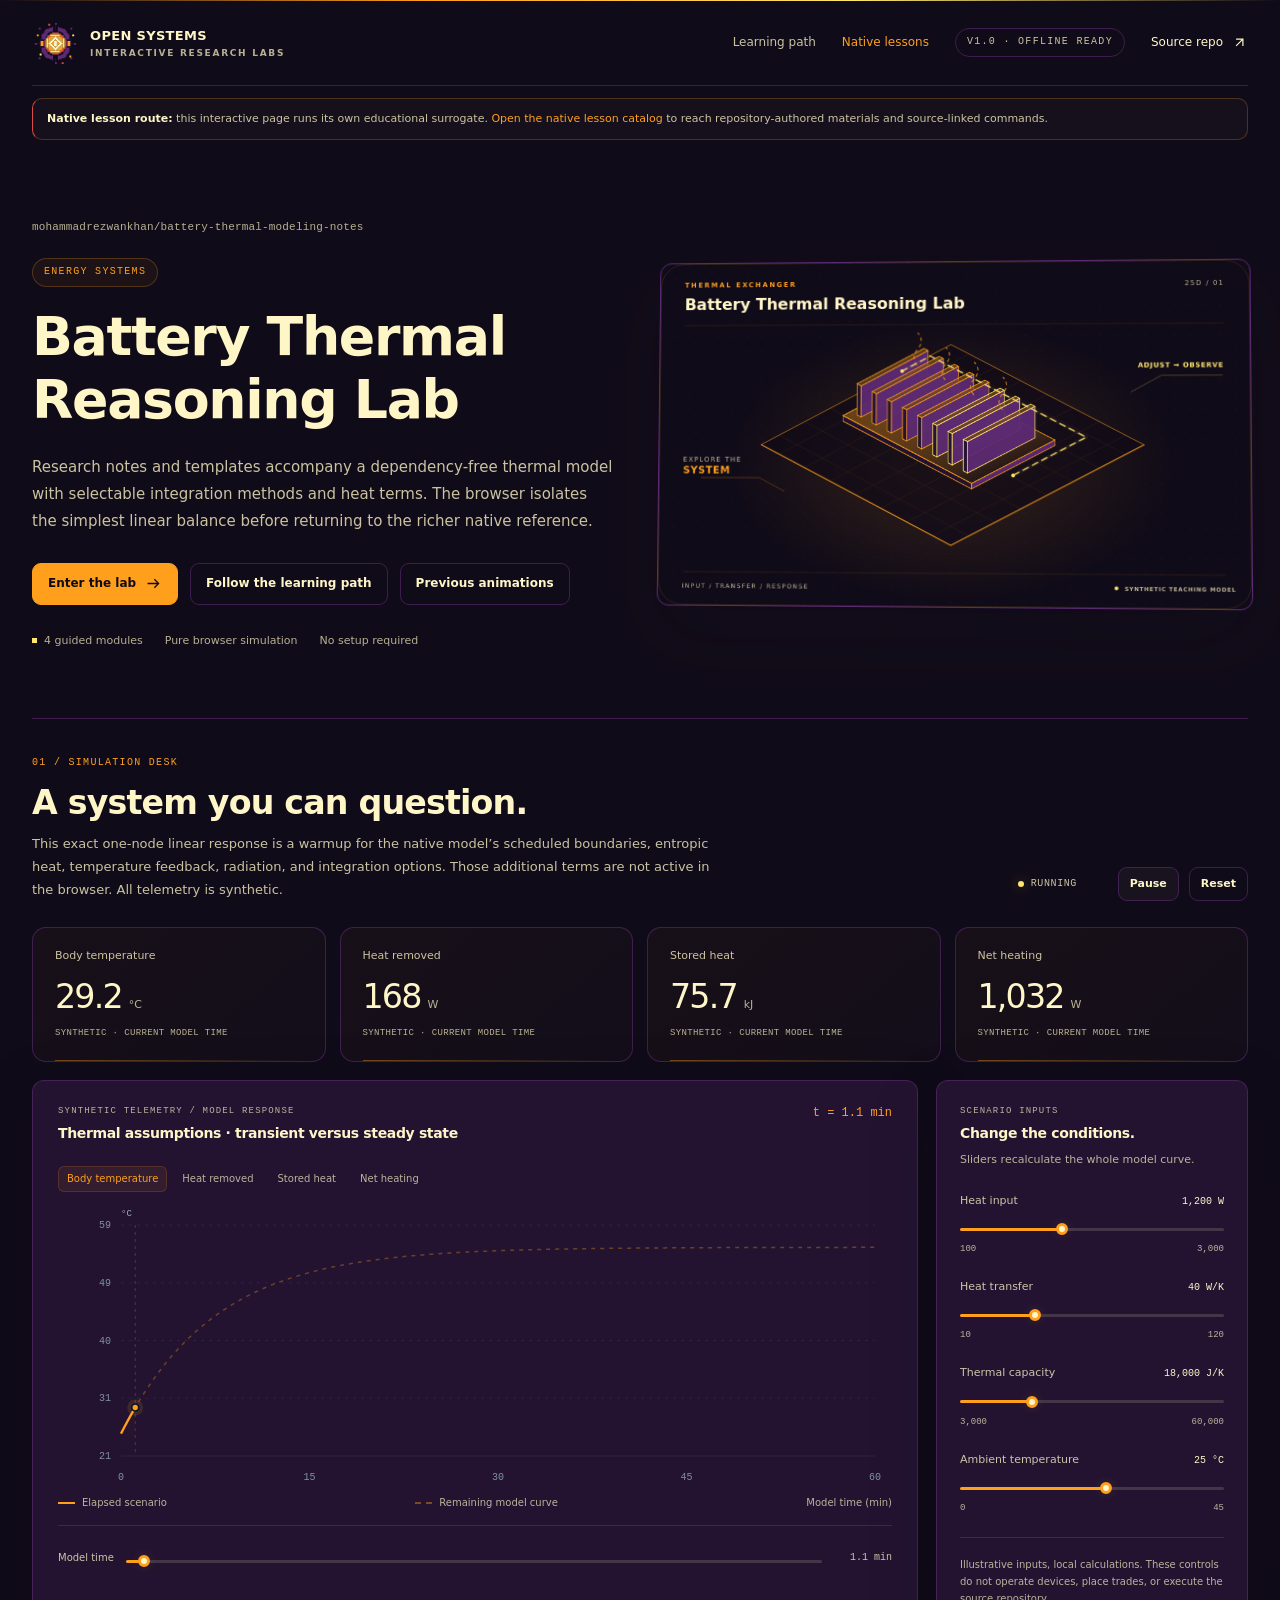
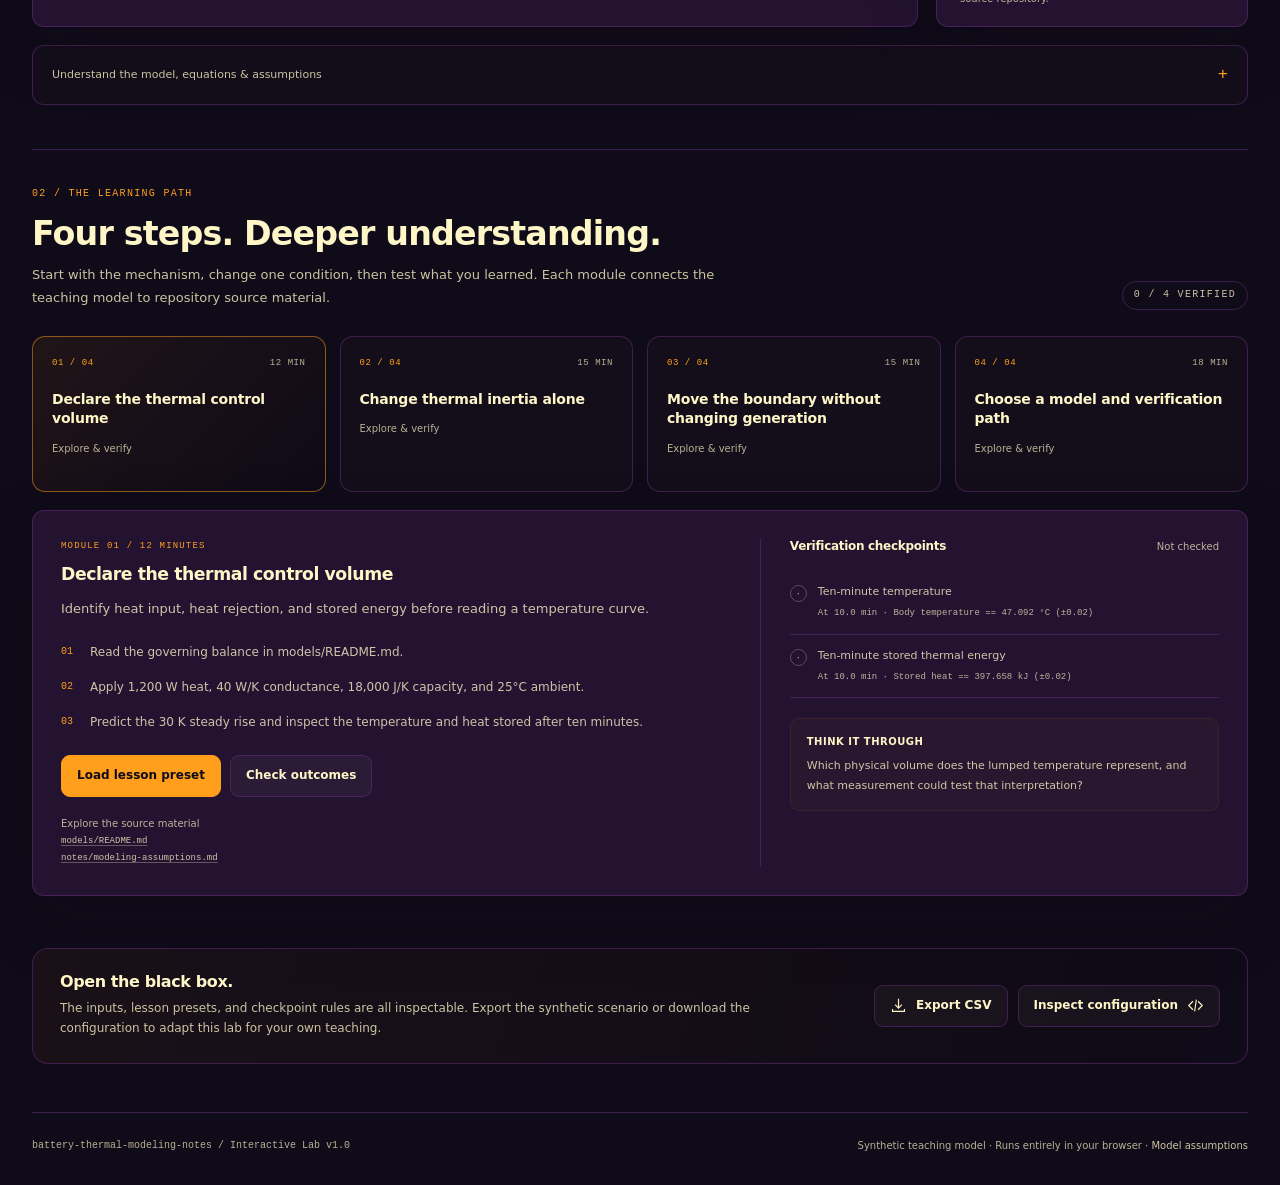
<file: transfer/battery-thermal-modeling-notes/docs/index.html>
<!doctype html>
<html data-avatar-brand="dashboard" data-flagship-build="9c226f48b1d21365c21588db8372282c7a5425d98b5a14087c19f93d3922391e" lang="en" data-flagship-repo="mohammadrezwankhan/battery-thermal-modeling-notes" data-flagship-version="1.0">
<head>
<meta charset="utf-8">
<meta name="viewport" content="width=device-width,initial-scale=1">
<meta name="color-scheme" content="dark">
<meta name="description" content="Trace battery heat-generation assumptions, compare cooling boundaries &amp; reproduce a transparent one-node energy balance.">
<title>Battery Thermal Reasoning Lab · Interactive learning lab</title>
<style>
:root{--primary:#ff9f1c;--secondary:#ffe66d;--surface:#100b18;--glow:rgba(255,159,28,.35);--p-rgb:0,229,255;--s-rgb:0,230,118;--ink:#fff6c8;--muted:#fff6c8;--faint:#fff6c8b8;--border:rgba(255,246,200,.14);--card:rgba(16,11,24,.76);--radius:20px;--shadow:0 24px 70px rgba(16,11,24,.18);font-family:Inter,ui-sans-serif,system-ui,-apple-system,BlinkMacSystemFont,"Segoe UI",sans-serif;color:var(--ink);background:#100b18;font-synthesis:none}
*{box-sizing:border-box}html{scroll-behavior:smooth;scroll-padding-top:24px}body{margin:0;background:radial-gradient(ellipse 65% 550px at 82% 0,rgba(var(--p-rgb),.065),transparent),linear-gradient(180deg,var(--surface) -600px,#100b18 900px);font-size:14px;line-height:1.65}body:before{content:"";position:absolute;inset:0 0 auto;height:1px;background:linear-gradient(90deg,transparent,var(--primary),var(--secondary),transparent)}button,input,select{font:inherit}button,a,input,summary{touch-action:manipulation}button{cursor:pointer}a{color:var(--primary);text-decoration:none}a:hover{text-decoration:underline}button:focus-visible,a:focus-visible,summary:focus-visible,input:focus-visible{outline:2px solid var(--primary);outline-offset:4px}button:disabled{cursor:default;opacity:.45}::selection{background:rgba(var(--p-rgb),.28)}h1,h2,h3,p{margin:0}h1,h2,h3{line-height:1.17;letter-spacing:-.035em}h1{font-size:clamp(2.25rem,4.2vw,4rem);font-weight:640;max-width:730px;text-wrap:balance}h2{font-size:clamp(1.6rem,2.6vw,2.25rem);font-weight:580}h3{font-size:1.08rem;font-weight:600}button svg,a svg{width:17px;height:17px;flex:none}svg{overflow:visible}.shell{width:min(1320px,calc(100% - 64px));margin:auto}.topbar{min-height:86px;display:flex;align-items:center;justify-content:space-between;gap:24px;border-bottom:1px solid var(--border)}.brand{display:flex;align-items:center;gap:12px;color:var(--ink);letter-spacing:.025em;font-weight:650;font-size:13px;white-space:nowrap}.brand:hover{text-decoration:none}.brand-icon{width:34px;height:37px;color:var(--primary)}.brand small{display:block;color:var(--faint);font-size:9px;letter-spacing:.19em;font-weight:600;line-height:1.4}.topnav{display:flex;gap:26px;align-items:center;font-size:12px}.topnav a{color:var(--muted)}.topnav .source-link{color:var(--ink);display:flex;align-items:center;gap:8px}.tag,.eyebrow{font-family:ui-monospace,SFMono-Regular,Consolas,monospace;font-size:10px;letter-spacing:.13em;text-transform:uppercase}.tag{border:1px solid var(--border);border-radius:999px;padding:5px 11px;color:var(--muted);display:inline-flex;gap:7px;align-items:center;white-space:nowrap}.tag.accent{color:var(--primary);border-color:rgba(var(--p-rgb),.23);background:rgba(var(--p-rgb),.055)}.hero{display:grid;grid-template-columns:1fr 1.02fr;align-items:center;gap:40px;padding:66px 0 56px}.hero-copy{padding:12px 0}.repo-path{font-family:ui-monospace,SFMono-Regular,Consolas,monospace;color:var(--faint);font-size:11px;letter-spacing:.015em;overflow-wrap:anywhere;margin-bottom:22px}.hero-title{margin-top:19px}.hero-summary{font-size:15px;line-height:1.8;color:var(--muted);max-width:600px;margin-top:22px}.hero-actions{display:flex;gap:12px;flex-wrap:wrap;margin-top:28px}.btn{display:inline-flex;align-items:center;justify-content:center;gap:9px;min-height:42px;border:1px solid var(--border);border-radius:9px;padding:9px 15px;font-size:12px;font-weight:600;color:var(--ink);background:rgba(255,246,200,.035);transition:background .16s,border-color .16s,transform .16s;text-align:center}.btn:hover{background:rgba(255,246,200,.075);text-decoration:none;border-color:rgba(255,246,200,.28)}.btn.primary{color:#100b18;background:var(--primary);border-color:var(--primary);box-shadow:0 4px 24px rgba(var(--p-rgb),.10)}.btn.primary:hover{filter:brightness(1.08)}.btn.quiet{background:transparent}.btn.compact{min-height:34px;padding:6px 11px;font-size:11px}.btn.icon{padding:8px;min-width:36px}.hero-notes{margin-top:27px;display:flex;gap:22px;align-items:center;font-size:11px;color:var(--faint)}.hero-notes span{display:flex;align-items:center;gap:7px}.mini-square{width:5px;height:5px;background:var(--secondary);display:inline-block}.hero-art{position:relative;min-width:0;transform:perspective(1100px) rotateY(-3deg) rotateX(2deg);transform-origin:center;filter:drop-shadow(0 30px 34px rgba(16,11,24,.23))}.hero-art:after{content:"";position:absolute;inset:0;border-radius:24px;border:1px solid rgba(var(--p-rgb),.14);pointer-events:none}.hero-art>svg{display:block;width:100%;height:auto;border-radius:24px}.section{padding:36px 0 44px;border-top:1px solid var(--border)}.section-heading{display:flex;align-items:flex-end;justify-content:space-between;gap:24px;margin-bottom:26px}.eyebrow{color:var(--primary);margin-bottom:13px}.section-description{font-size:13px;color:var(--muted);margin-top:10px;max-width:690px;line-height:1.75}.section-controls{display:flex;align-items:center;gap:10px;flex:none}.run-status{font-family:ui-monospace,SFMono-Regular,Consolas,monospace;font-size:10px;letter-spacing:.06em;color:var(--muted);display:flex;align-items:center;gap:7px;min-width:90px}.run-status .dot{width:6px;height:6px;border-radius:50%;background:var(--secondary);box-shadow:0 0 13px rgba(var(--s-rgb),.4)}.run-status.paused .dot{background:var(--faint);box-shadow:none}.metric-grid{display:grid;grid-template-columns:repeat(4,minmax(0,1fr));gap:14px;margin-bottom:18px}.metric-card{border:1px solid var(--border);border-radius:14px;background:linear-gradient(140deg,rgba(var(--p-rgb),.035),rgba(255,246,200,.014));padding:20px 22px;min-width:0;position:relative;overflow:hidden}.metric-card:before{content:"";position:absolute;left:22px;right:22px;bottom:0;height:1px;background:linear-gradient(90deg,var(--primary),transparent);opacity:.4}.metric-label{font-size:11px;color:var(--muted);white-space:normal;line-height:1.4;min-height:16px}.metric-reading{display:flex;align-items:baseline;gap:7px;margin-top:11px;white-space:nowrap;font-variant-numeric:tabular-nums}.metric-value{font-size:clamp(1.7rem,2.6vw,2.35rem);font-weight:540;line-height:1.3;letter-spacing:-.055em}.metric-unit{color:var(--faint);font-size:11px}.metric-caption{font-family:ui-monospace,SFMono-Regular,Consolas,monospace;font-size:9px;color:var(--faint);margin-top:7px;letter-spacing:.04em}.workbench{display:grid;grid-template-columns:minmax(0,1fr) 312px;gap:18px}.panel{border:1px solid var(--border);border-radius:var(--radius);background:var(--card);box-shadow:var(--shadow);min-width:0}.chart-panel{padding:23px 25px 18px;overflow:hidden}.panel-topline{display:flex;align-items:flex-start;justify-content:space-between;gap:20px}.panel-kicker{color:var(--faint);font-family:ui-monospace,SFMono-Regular,Consolas,monospace;font-size:9px;letter-spacing:.13em;text-transform:uppercase;margin-bottom:6px}.panel-title{font-size:14px;font-weight:600;letter-spacing:-.02em;line-height:1.4}.chart-time{font-family:ui-monospace,SFMono-Regular,Consolas,monospace;font-size:12px;color:var(--primary);white-space:nowrap}.chart-tabs{display:flex;gap:6px;flex-wrap:wrap;margin-top:22px}.chart-tab{border:1px solid transparent;background:transparent;color:var(--faint);border-radius:6px;padding:5px 8px;font-size:10px;line-height:1.4}.chart-tab:hover{color:var(--ink);background:rgba(255,246,200,.04)}.chart-tab[aria-pressed=true]{background:rgba(var(--p-rgb),.075);color:var(--primary);border-color:rgba(var(--p-rgb),.16)}.canvas-wrap{position:relative;width:100%;height:285px;margin-top:14px}canvas{display:block;width:100%;height:100%}.chart-legend{display:flex;justify-content:space-between;align-items:center;gap:15px;color:var(--faint);font-size:10px;padding:4px 0 14px;border-bottom:1px solid var(--border)}.chart-legend span{display:flex;align-items:center;gap:7px}.legend-line{display:inline-block;width:17px;height:2px;background:var(--primary)}.legend-line.future{height:0;background:none;border-top:2px dashed rgba(var(--p-rgb),.4)}.time-control{display:flex;align-items:center;gap:12px;margin-top:15px}.time-control label{font-size:10px;color:var(--muted);white-space:nowrap}.time-control input{flex:1;min-width:0}.time-control output{font-family:ui-monospace,SFMono-Regular,Consolas,monospace;color:var(--muted);font-size:10px;min-width:58px;text-align:right}.controls-panel{padding:23px 23px 19px}.panel-subtitle{font-size:11px;color:var(--faint);margin-top:7px;line-height:1.6}.sliders{margin-top:24px}.slider-item{margin-top:22px}.slider-item:first-child{margin-top:0}.slider-label{display:flex;align-items:baseline;justify-content:space-between;gap:8px;font-size:11px;color:var(--muted);line-height:1.5}.slider-label output{font-family:ui-monospace,SFMono-Regular,Consolas,monospace;color:var(--ink);font-size:10px;white-space:nowrap}.slider-range{display:flex;justify-content:space-between;font-family:ui-monospace,SFMono-Regular,Consolas,monospace;font-size:9px;color:var(--faint);margin-top:1px}input[type=range]{appearance:none;-webkit-appearance:none;display:block;width:100%;height:22px;margin:9px 0 2px;background:transparent;cursor:pointer}input[type=range]::-webkit-slider-runnable-track{height:3px;border-radius:8px;background:linear-gradient(90deg,var(--primary) 0,var(--primary) var(--fill,50%),rgba(255,246,200,.15) var(--fill,50%))}input[type=range]::-moz-range-track{height:3px;border-radius:8px;background:rgba(255,246,200,.15)}input[type=range]::-moz-range-progress{height:3px;background:var(--primary)}input[type=range]::-webkit-slider-thumb{appearance:none;-webkit-appearance:none;width:12px;height:12px;background:#fff6c8;border:3px solid var(--primary);border-radius:50%;margin-top:-4.5px;box-shadow:0 0 12px rgba(var(--p-rgb),.15)}input[type=range]::-moz-range-thumb{width:7px;height:7px;background:#fff6c8;border:3px solid var(--primary);border-radius:50%}.controls-note{padding-top:18px;margin-top:21px;border-top:1px solid var(--border);color:var(--faint);font-size:10px;line-height:1.7}.method{margin-top:18px;border:1px solid var(--border);border-radius:12px;background:rgba(255,246,200,.014)}.method summary{cursor:pointer;display:flex;align-items:center;justify-content:space-between;gap:18px;padding:15px 19px;color:var(--muted);font-size:11px;list-style:none}.method summary::-webkit-details-marker{display:none}.method summary:after{content:"+";font-family:ui-monospace,monospace;color:var(--primary);font-size:17px}.method[open] summary:after{content:"−"}.method-body{padding:3px 21px 20px}.equation{font-family:ui-monospace,SFMono-Regular,Consolas,monospace;font-size:11px;color:var(--primary);line-height:1.9;white-space:pre-wrap;overflow-wrap:anywhere;padding:14px 16px;border-radius:9px;background:rgba(var(--p-rgb),.035);margin:0 0 14px}.method-body ul{padding-left:18px;margin:0;color:var(--muted);font-size:11px;line-height:1.8}.method-body li+li{margin-top:4px}.module-grid{display:grid;grid-template-columns:repeat(4,minmax(0,1fr));gap:14px;margin-bottom:18px}.module-button{display:flex;flex-direction:column;text-align:left;border:1px solid var(--border);border-radius:13px;background:rgba(255,246,200,.015);padding:19px;min-height:156px;color:var(--ink);width:100%;position:relative;transition:border-color .2s,background .2s}.module-button:hover{border-color:rgba(var(--p-rgb),.35);background:rgba(var(--p-rgb),.025)}.module-button[aria-selected=true]{border-color:rgba(var(--p-rgb),.5);background:linear-gradient(135deg,rgba(var(--p-rgb),.065),transparent)}.module-meta{font-family:ui-monospace,SFMono-Regular,Consolas,monospace;display:flex;align-items:center;justify-content:space-between;gap:8px;font-size:9px;color:var(--faint);letter-spacing:.06em;width:100%;margin-bottom:19px}.module-index{color:var(--primary)}.module-title{font-size:14px;font-weight:570;line-height:1.4;letter-spacing:-.015em;overflow-wrap:anywhere}.module-state{font-size:10px;color:var(--faint);margin-top:12px}.module-state.completed{color:var(--secondary)}.lesson-panel{padding:28px;display:grid;grid-template-columns:minmax(0,1.18fr) minmax(280px,.82fr);gap:38px}.lesson-eyebrow{font-family:ui-monospace,SFMono-Regular,Consolas,monospace;color:var(--primary);font-size:9px;letter-spacing:.13em;text-transform:uppercase;margin-bottom:10px}.lesson-objective{font-size:13px;color:var(--muted);line-height:1.8;margin-top:13px}.lesson-steps{list-style:none;counter-reset:steps;padding:0;margin:22px 0}.lesson-steps li{counter-increment:steps;position:relative;padding-left:29px;color:var(--muted);font-size:12px;line-height:1.8;margin-top:13px}.lesson-steps li:before{content:counter(steps,decimal-leading-zero);position:absolute;left:0;top:1px;color:var(--primary);font-family:ui-monospace,monospace;font-size:10px}.lesson-actions{display:flex;flex-wrap:wrap;gap:9px;margin-top:21px}.check-area{border-left:1px solid var(--border);padding-left:29px;min-width:0}.checks-heading{display:flex;justify-content:space-between;gap:10px;align-items:baseline}.checks-heading h3{font-size:12px;letter-spacing:0}.check-status{color:var(--faint);font-size:10px}.checks{margin-top:16px}.check-row{padding:12px 0;border-bottom:1px solid var(--border)}.check-top{display:flex;gap:11px;align-items:flex-start;font-size:11px;color:var(--muted);line-height:1.65}.check-icon{width:17px;height:17px;flex:none;border:1px solid rgba(255,246,200,.25);border-radius:50%;font-size:10px;text-align:center;line-height:15px;color:var(--faint);margin-top:2px}.check-row.pass .check-icon{border-color:rgba(var(--s-rgb),.4);color:var(--secondary);background:rgba(var(--s-rgb),.07)}.check-row.fail .check-icon{border-color:rgba(255,246,200,.4);color:#fff6c8}.check-value{font-family:ui-monospace,SFMono-Regular,Consolas,monospace;font-size:9px;color:var(--faint);padding-left:28px;margin-top:4px;line-height:1.7;overflow-wrap:anywhere}.check-row.pass .check-value{color:var(--secondary)}.check-row.fail .check-value{color:#fff6c8}.reflection{font-size:11px;line-height:1.8;color:var(--muted);padding:14px 16px;border-radius:9px;background:rgba(var(--p-rgb),.03);border:1px solid rgba(var(--p-rgb),.08);margin-top:20px}.reflection strong{display:block;color:var(--ink);font-size:10px;letter-spacing:.05em;margin-bottom:5px;text-transform:uppercase;font-weight:600}.lesson-sources{margin-top:17px;font-size:10px;color:var(--faint);line-height:1.9;overflow-wrap:anywhere}.lesson-sources a{display:block;color:var(--muted);font-family:ui-monospace,SFMono-Regular,Consolas,monospace;font-size:9px;text-decoration:underline;text-decoration-color:rgba(255,246,200,.3);text-underline-offset:3px}.about-strip{display:flex;align-items:center;justify-content:space-between;gap:30px;border:1px solid var(--border);border-radius:16px;padding:24px 27px;background:linear-gradient(105deg,rgba(var(--p-rgb),.045),transparent);margin:8px 0 48px}.about-strip h3{font-size:16px;font-weight:550}.about-strip p{font-size:12px;color:var(--muted);margin-top:7px;max-width:760px}.about-actions{display:flex;gap:10px;flex:none}.footer{display:flex;justify-content:space-between;gap:20px;align-items:center;border-top:1px solid var(--border);padding:25px 0 31px;font-size:10px;color:var(--faint)}.footer span:first-child{font-family:ui-monospace,SFMono-Regular,Consolas,monospace}.footer a{color:var(--muted)}.toast{position:fixed;left:50%;bottom:23px;transform:translateX(-50%) translateY(14px);border:1px solid rgba(var(--p-rgb),.25);background:#231331;box-shadow:0 15px 50px rgba(16,11,24,.4);padding:11px 17px;border-radius:10px;color:var(--ink);font-size:12px;opacity:0;pointer-events:none;max-width:min(90vw,600px);width:max-content;z-index:10;transition:opacity .2s,transform .2s}.toast.visible{opacity:1;transform:translateX(-50%) translateY(0)}.drawer{position:fixed;inset:0 0 0 auto;margin:0;height:100dvh;max-height:100dvh;width:min(650px,100%);max-width:100%;border:0;border-left:1px solid var(--border);padding:0;background:#231331;color:var(--ink);box-shadow:-25px 0 100px rgba(16,11,24,.4)}.drawer::backdrop{background:rgba(16,11,24,.75);backdrop-filter:blur(5px)}.drawer-layout{display:flex;flex-direction:column;height:100%;min-height:0}.drawer-header{padding:25px 27px 20px;border-bottom:1px solid var(--border);flex:none}.drawer-header-row{display:flex;justify-content:space-between;align-items:flex-start;gap:20px}.drawer h2{font-size:24px}.drawer-intro{font-size:12px;color:var(--muted);line-height:1.8;margin-top:13px}.drawer-toolbar{display:flex;gap:9px;flex-wrap:wrap;margin-top:18px}.drawer-body{padding:22px 27px;overflow:auto;min-height:0}.config-meta{display:grid;grid-template-columns:1fr 1fr;gap:12px;margin-bottom:18px}.config-meta div{padding:12px;background:rgba(255,246,200,.025);border:1px solid var(--border);border-radius:9px;font-size:11px;color:var(--muted);overflow-wrap:anywhere}.config-meta strong{display:block;font-family:ui-monospace,monospace;font-size:9px;color:var(--faint);letter-spacing:.1em;font-weight:500;text-transform:uppercase;margin-bottom:4px}.code-label{font-family:ui-monospace,monospace;font-size:10px;color:var(--primary);margin:20px 0 11px}.config-code{font-family:ui-monospace,SFMono-Regular,Consolas,monospace;font-size:10px;line-height:1.8;margin:0;padding:17px;background:#100b18;border:1px solid var(--border);border-radius:10px;white-space:pre;overflow:auto;tab-size:2;max-width:100%;color:#fff6c8}.drawer-footer{border-top:1px solid var(--border);font-size:10px;color:var(--faint);padding:14px 27px;flex:none}.visually-hidden{position:absolute!important;width:1px;height:1px;padding:0;margin:-1px;overflow:hidden;clip:rect(0,0,0,0);white-space:nowrap;border:0}.skip-link{position:absolute;left:20px;top:-100px;background:var(--primary);color:#100b18;border-radius:6px;padding:10px 18px;z-index:99}.skip-link:focus{top:12px}.error-banner{border:1px solid #fff6c8;border-radius:12px;background:#231331;color:#fff6c8;padding:20px;margin:30px auto}.hidden{display:none!important}
@media(min-width:1440px){.hero{gap:65px}.hero-art{margin-left:0;margin-right:-6px}.canvas-wrap{height:310px}}
@media(max-width:1100px){.shell{width:calc(100% - 44px)}.hero{gap:28px;padding-top:48px}.hero-summary{font-size:13px}.workbench{grid-template-columns:minmax(0,1fr) 280px}.controls-panel{padding:20px}.module-button{padding:16px}.lesson-panel{gap:26px}.check-area{padding-left:24px}.topnav{gap:19px}.metric-card{padding:17px}.metric-card:before{left:17px;right:17px}}
@media(max-width:820px){.hero{grid-template-columns:1fr;gap:30px;padding:37px 0 35px}.hero-copy{max-width:640px}.hero-title{font-size:clamp(2.35rem,6.5vw,3.9rem)}.hero-summary{font-size:14px;max-width:660px}.hero-art{max-width:720px;width:100%;transform:none}.repo-path{margin-bottom:16px}.hero-notes{margin-top:23px}.workbench{grid-template-columns:1fr}.controls-panel{display:block;padding:23px}.sliders{display:grid;grid-template-columns:repeat(2,minmax(0,1fr));gap:21px 32px;margin-top:23px}.slider-item{margin:0}.controls-note{margin-top:21px;padding-top:14px}.metric-value{font-size:1.75rem}.metric-label{font-size:10px;min-height:28px}.metric-reading{gap:4px}.metric-unit{font-size:9px}.metric-caption{font-size:8px}.module-grid{grid-template-columns:repeat(2,minmax(0,1fr))}.module-button{min-height:139px}.lesson-panel{grid-template-columns:1fr;padding:24px;gap:25px}.check-area{padding-left:0;border-left:0;border-top:1px solid var(--border);padding-top:25px}.about-strip{align-items:flex-start;flex-direction:column;gap:20px}.section-controls{gap:8px}.section-heading{gap:20px}.topnav .nav-secondary{display:none}.canvas-wrap{height:290px}}
@media(max-width:560px){.shell{width:calc(100% - 32px)}.topbar{min-height:73px;gap:12px}.brand{gap:8px;font-size:11px}.brand-icon{width:27px;height:30px}.brand small{font-size:7px}.topnav{gap:10px}.topnav .tag{display:none}.topnav .source-link{font-size:11px;gap:5px}.hero{padding-top:30px;gap:25px}.hero-title{font-size:clamp(2rem,8.8vw,2.8rem);line-height:1.12}.hero-summary{font-size:13px;margin-top:18px}.hero-actions{margin-top:22px;gap:8px}.btn{padding:9px 12px;font-size:11px;min-height:41px}.hero-notes{font-size:9px;gap:15px}.hero-art>svg{border-radius:15px}.hero-art:after{border-radius:15px}.tag{font-size:8px;padding:4px 9px}.repo-path{font-size:9px;margin-bottom:14px}.section{padding:29px 0 32px}.section-heading{display:block;margin-bottom:21px}.eyebrow{font-size:9px;margin-bottom:11px}.section-description{font-size:12px}.section-controls{margin-top:18px}.metric-grid{grid-template-columns:repeat(2,minmax(0,1fr));gap:10px;margin-bottom:14px}.metric-label{min-height:0;font-size:10px}.metric-value{font-size:2rem}.metric-card{padding:16px}.metric-caption{font-size:8px}.metric-unit{font-size:10px}.workbench{gap:14px}.chart-panel{padding:19px 14px 16px}.panel-topline{gap:13px}.panel-title{font-size:12px}.chart-time{font-size:10px}.chart-tabs{gap:4px;margin-top:18px}.chart-tab{font-size:9px;padding:5px 6px}.canvas-wrap{height:240px;margin-top:10px}.chart-legend{font-size:8px;gap:10px;align-items:flex-start}.chart-legend span{gap:5px;line-height:1.5}.legend-line{width:13px;margin-top:5px;flex:none}.time-control{gap:8px}.time-control label,.time-control output{font-size:9px}.time-control output{min-width:47px}.controls-panel{padding:20px}.sliders{grid-template-columns:1fr;gap:22px}.slider-label{font-size:11px}.method summary{font-size:10px;padding:13px 15px}.method-body{padding:2px 15px 17px}.equation{font-size:10px;padding:12px}.module-grid{gap:10px;margin-bottom:14px}.module-button{padding:14px;min-height:145px}.module-meta{font-size:8px;margin-bottom:15px}.module-title{font-size:12px}.module-state{font-size:9px}.lesson-panel{padding:20px}.lesson-objective{font-size:12px}.lesson-steps li{font-size:11px}.lesson-sources a{font-size:9px}.about-strip{padding:21px;margin-bottom:34px}.about-strip h3{font-size:15px}.about-strip p{font-size:11px}.about-actions{flex-wrap:wrap;gap:8px}.footer{display:block;font-size:9px;padding:22px 0}.footer span{display:block}.footer span+span{margin-top:9px}.drawer-header{padding:22px 19px 18px}.drawer-body{padding:18px 19px}.drawer-footer{padding:13px 19px}.drawer h2{font-size:21px}.drawer-intro{font-size:11px}.config-code{font-size:9px;padding:13px}.config-meta{gap:9px}.config-meta div{font-size:10px;padding:10px}.toast{font-size:11px;bottom:15px;max-width:calc(100vw - 26px)}}
@media(prefers-reduced-motion:reduce){html{scroll-behavior:auto}*,*:before,*:after{animation:none!important;transition:none!important}.hero-art{transform:none}}

.native-lessons-link{white-space:nowrap;color:var(--primary)!important}.native-surface-note{margin:12px 0 0;padding:11px 14px;border:1px solid rgba(var(--p-rgb),.24);border-left:4px solid #d94a4a;border-radius:8px;background:rgba(255,246,200,.025);color:var(--muted);font-size:11px;line-height:1.65}.native-surface-note strong{color:var(--ink)}.native-surface-note a{color:var(--primary)}@media(max-width:560px){.native-lessons-link{font-size:10px}.native-surface-note{margin-top:8px;padding:9px 11px}}
</style>
<link rel="stylesheet" href="visuals/brand-uniformity/brand.css">
</head>
<body>
<a class="skip-link" href="#simulation">Skip to simulation</a>
<div class="shell" id="app-shell">
<header class="topbar">
<a class="brand" href="#top" aria-label="Open Systems Lab home"><img class="brand-avatar" data-brand-decoration="true" src="visuals/brand-uniformity/avatar.svg" width="48" height="48" alt=""><svg class="brand-icon" viewBox="0 0 36 40" fill="none" aria-hidden="true"><path d="M18 2 34 11v18L18 38 2 29V11Z" stroke="currentColor" stroke-width="1.4"/><path d="m2 11 16 9 16-9M18 20v18M10 15.5v-9M26 24.5v9" stroke="currentColor" stroke-opacity=".45"/><path d="m18 10 8 4.5v9L18 28l-8-4.5v-9Z" fill="currentColor" fill-opacity=".16" stroke="currentColor" stroke-width="1.1"/></svg><span>OPEN SYSTEMS<small>INTERACTIVE RESEARCH LABS</small></span></a>
<nav class="topnav" aria-label="Main navigation"><a class="nav-secondary" href="#lessons">Learning path</a><a class="native-lessons-link" href="native-lessons.html">Native lessons</a><span class="tag">v1.0 · offline ready</span><a class="source-link" id="top-source" href="#sources" target="_blank" rel="noopener noreferrer">Source repo <svg viewBox="0 0 20 20" fill="none" aria-hidden="true"><path d="M6 14 14 6M6 6h8v8" stroke="currentColor" stroke-width="1.4"/></svg></a></nav>
</header>
<aside class="native-surface-note" role="note"><strong>Native lesson route:</strong> this interactive page runs its own educational surrogate. <a href="native-lessons.html">Open the native lesson catalog</a> to reach repository-authored materials and source-linked commands.</aside><main id="top">
<section class="hero" aria-labelledby="hero-title">
<div class="hero-copy"><p class="repo-path" id="repo-path"></p><span class="tag accent" id="domain-tag">INTERACTIVE ENGINEERING LAB</span><h1 class="hero-title" id="hero-title">Explore the system.</h1><p class="hero-summary" id="hero-summary"></p><div class="hero-actions"><a class="btn primary" href="#simulation">Enter the lab <svg viewBox="0 0 20 20" fill="none" aria-hidden="true"><path d="M3 10h13m-5-5 5 5-5 5" stroke="currentColor" stroke-width="1.5"/></svg></a><a class="btn quiet" href="#lessons">Follow the learning path</a><a class="btn quiet previous-animations-link" href="animations/">Previous animations</a></div><div class="hero-notes"><span><i class="mini-square" aria-hidden="true"></i><span id="hero-module-count">4 guided modules</span></span><span>Pure browser simulation</span><span>No setup required</span></div></div>
<div class="hero-art"><svg xmlns="http://www.w3.org/2000/svg" width="960" height="560" viewBox="0 0 960 560" role="img" aria-labelledby="h-battery-thermal-modeling-notes-title h-battery-thermal-modeling-notes-desc">
<title id="h-battery-thermal-modeling-notes-title">Battery Thermal Reasoning Lab — 2.5D teaching laboratory</title>
<desc id="h-battery-thermal-modeling-notes-desc">An isometric vector illustration of thermal exchanger. Decorative animation only; all dashboard telemetry is synthetic.</desc>
<defs>
      <linearGradient id="h-battery-thermal-modeling-notes-bg" x2="1" y2="1"><stop stop-color="#100b18"/><stop offset="1" stop-color="#100b18"/></linearGradient>
      <linearGradient id="h-battery-thermal-modeling-notes-top" x2="0.8" y2="1"><stop stop-color="#ff9f1c" stop-opacity=".3"/><stop offset="1" stop-color="#100b18"/></linearGradient>
      <radialGradient id="h-battery-thermal-modeling-notes-halo"><stop stop-color="#ff9f1c" stop-opacity=".16"/><stop offset="1" stop-color="#ff9f1c" stop-opacity="0"/></radialGradient>
      <pattern id="h-battery-thermal-modeling-notes-dots" width="24" height="24" patternUnits="userSpaceOnUse"><circle cx="1" cy="1" r=".7" fill="#fff6c8" opacity=".12"/></pattern>
      <clipPath id="h-battery-thermal-modeling-notes-clip"><rect width="960" height="560" rx="24"/></clipPath>
    </defs>
    <style>
      text{font-family:ui-sans-serif,system-ui,-apple-system,BlinkMacSystemFont,'Segoe UI',sans-serif}
      .flow{animation:h-battery-thermal-modeling-notes-flow 4.8s linear 1 both}
      .float{animation:h-battery-thermal-modeling-notes-float 4.8s ease-in-out 1 both}
      .signal{animation:h-battery-thermal-modeling-notes-signal 4.8s ease-in-out 1 both}
      @keyframes h-battery-thermal-modeling-notes-flow{to{stroke-dashoffset:-34}}
      @keyframes h-battery-thermal-modeling-notes-float{50%{transform:translateY(-6px)}}
      @keyframes h-battery-thermal-modeling-notes-signal{50%{opacity:.35}}
      @media(prefers-reduced-motion:reduce){.flow,.float,.signal{animation:none!important}}
    </style>
    <g clip-path="url(#h-battery-thermal-modeling-notes-clip)">
      <rect width="960" height="560" rx="24" fill="url(#h-battery-thermal-modeling-notes-bg)"/>
      <rect width="960" height="560" fill="url(#h-battery-thermal-modeling-notes-dots)"/>
      <ellipse cx="480" cy="326" rx="360" ry="225" fill="url(#h-battery-thermal-modeling-notes-halo)"/>
      <path d="M40 102H920" stroke="#ff9f1c" stroke-opacity=".16"/>

<text x="40" y="39" fill="#ff9f1c" font-size="11" font-weight="700" letter-spacing="2.8">THERMAL EXCHANGER</text>
<text x="40" y="76" fill="#fff6c8" font-size="26" font-weight="600" >Battery Thermal Reasoning Lab</text>
<text x="920" y="40" fill="#fff6c8b8" font-size="11" font-weight="500" text-anchor="end" letter-spacing="2">25D / 01</text>
<polygon points="480.0,135.2 790.8,298.0 480.0,460.8 169.2,298.0" fill="#100b18" stroke="#ff9f1c" stroke-width="1.2" opacity="0.7" />
<polyline points="509.4,150.6 198.6,313.4" fill="none" stroke="#ff9f1c" stroke-width="0.7" opacity="0.14" stroke-linecap="round" stroke-linejoin="round" />
<polyline points="450.6,150.6 761.4,313.4" fill="none" stroke="#ff9f1c" stroke-width="0.7" opacity="0.14" stroke-linecap="round" stroke-linejoin="round" />
<polyline points="551.4,172.6 240.6,335.4" fill="none" stroke="#ff9f1c" stroke-width="0.7" opacity="0.14" stroke-linecap="round" stroke-linejoin="round" />
<polyline points="408.6,172.6 719.4,335.4" fill="none" stroke="#ff9f1c" stroke-width="0.7" opacity="0.14" stroke-linecap="round" stroke-linejoin="round" />
<polyline points="593.4,194.6 282.6,357.4" fill="none" stroke="#ff9f1c" stroke-width="0.7" opacity="0.14" stroke-linecap="round" stroke-linejoin="round" />
<polyline points="366.6,194.6 677.4,357.4" fill="none" stroke="#ff9f1c" stroke-width="0.7" opacity="0.14" stroke-linecap="round" stroke-linejoin="round" />
<polyline points="635.4,216.6 324.6,379.4" fill="none" stroke="#ff9f1c" stroke-width="0.7" opacity="0.14" stroke-linecap="round" stroke-linejoin="round" />
<polyline points="324.6,216.6 635.4,379.4" fill="none" stroke="#ff9f1c" stroke-width="0.7" opacity="0.14" stroke-linecap="round" stroke-linejoin="round" />
<polyline points="677.4,238.6 366.6,401.4" fill="none" stroke="#ff9f1c" stroke-width="0.7" opacity="0.14" stroke-linecap="round" stroke-linejoin="round" />
<polyline points="282.6,238.6 593.4,401.4" fill="none" stroke="#ff9f1c" stroke-width="0.7" opacity="0.14" stroke-linecap="round" stroke-linejoin="round" />
<polyline points="719.4,260.6 408.6,423.4" fill="none" stroke="#ff9f1c" stroke-width="0.7" opacity="0.14" stroke-linecap="round" stroke-linejoin="round" />
<polyline points="240.6,260.6 551.4,423.4" fill="none" stroke="#ff9f1c" stroke-width="0.7" opacity="0.14" stroke-linecap="round" stroke-linejoin="round" />
<polyline points="761.4,282.6 450.6,445.4" fill="none" stroke="#ff9f1c" stroke-width="0.7" opacity="0.14" stroke-linecap="round" stroke-linejoin="round" />
<polyline points="198.6,282.6 509.4,445.4" fill="none" stroke="#ff9f1c" stroke-width="0.7" opacity="0.14" stroke-linecap="round" stroke-linejoin="round" />
<polyline points="169.2,298.0 480.0,460.8 790.8,298.0" fill="none" stroke="#ff9f1c" stroke-width="1.8" opacity="0.6" stroke-linecap="round" stroke-linejoin="round" />
<g class="float">
<polygon points="303.6,259.6 513.6,369.6 513.6,360.6 303.6,250.6" fill="#231331" stroke="#ff9f1c" stroke-width="1.2" opacity="0.95" />
<polygon points="648.0,299.2 513.6,369.6 513.6,360.6 648.0,290.2" fill="#5c2a72" stroke="#ff9f1c" stroke-width="1.2" opacity="0.95" />
<polygon points="438.0,180.2 648.0,290.2 513.6,360.6 303.6,250.6" fill="url(#h-battery-thermal-modeling-notes-top)" stroke="#ff9f1c" stroke-width="1.2" opacity="1" />
<polygon points="326.7,249.5 333.4,253.0 333.4,202.0 326.7,198.5" fill="#231331" stroke="#ff9f1c" stroke-width="1.2" opacity="0.95" />
<polygon points="442.6,195.8 333.4,253.0 333.4,202.0 442.6,144.8" fill="#5c2a72" stroke="#ff9f1c" stroke-width="1.2" opacity="0.95" />
<polygon points="435.9,141.3 442.6,144.8 333.4,202.0 326.7,198.5" fill="url(#h-battery-thermal-modeling-notes-top)" stroke="#ff9f1c" stroke-width="1.2" opacity="1" />
<polygon points="351.5,262.5 358.2,266.0 358.2,215.0 351.5,211.5" fill="#231331" stroke="#ff9f1c" stroke-width="1.2" opacity="0.95" />
<polygon points="467.4,208.8 358.2,266.0 358.2,215.0 467.4,157.8" fill="#5c2a72" stroke="#ff9f1c" stroke-width="1.2" opacity="0.95" />
<polygon points="460.7,154.3 467.4,157.8 358.2,215.0 351.5,211.5" fill="url(#h-battery-thermal-modeling-notes-top)" stroke="#ff9f1c" stroke-width="1.2" opacity="1" />
<polygon points="376.3,275.5 383.0,279.0 383.0,228.0 376.3,224.5" fill="#231331" stroke="#ff9f1c" stroke-width="1.2" opacity="0.95" />
<polygon points="492.2,221.8 383.0,279.0 383.0,228.0 492.2,170.8" fill="#5c2a72" stroke="#ff9f1c" stroke-width="1.2" opacity="0.95" />
<polygon points="485.5,167.3 492.2,170.8 383.0,228.0 376.3,224.5" fill="url(#h-battery-thermal-modeling-notes-top)" stroke="#ff9f1c" stroke-width="1.2" opacity="1" />
<polygon points="401.0,288.4 407.8,292.0 407.8,241.0 401.0,237.4" fill="#231331" stroke="#ff9f1c" stroke-width="1.2" opacity="0.95" />
<polygon points="517.0,234.8 407.8,292.0 407.8,241.0 517.0,183.8" fill="#5c2a72" stroke="#ff9f1c" stroke-width="1.2" opacity="0.95" />
<polygon points="510.2,180.2 517.0,183.8 407.8,241.0 401.0,237.4" fill="url(#h-battery-thermal-modeling-notes-top)" stroke="#ff9f1c" stroke-width="1.2" opacity="1" />
<polygon points="425.8,301.4 432.5,304.9 432.5,253.9 425.8,250.4" fill="#231331" stroke="#ff9f1c" stroke-width="1.2" opacity="0.95" />
<polygon points="541.7,247.7 432.5,304.9 432.5,253.9 541.7,196.7" fill="#5c2a72" stroke="#ff9f1c" stroke-width="1.2" opacity="0.95" />
<polygon points="535.0,193.2 541.7,196.7 432.5,253.9 425.8,250.4" fill="url(#h-battery-thermal-modeling-notes-top)" stroke="#ff9f1c" stroke-width="1.2" opacity="1" />
<polygon points="450.6,314.4 457.3,317.9 457.3,266.9 450.6,263.4" fill="#231331" stroke="#ffe66d" stroke-width="1.2" opacity="0.95" />
<polygon points="566.5,260.7 457.3,317.9 457.3,266.9 566.5,209.7" fill="#5c2a72" stroke="#ffe66d" stroke-width="1.2" opacity="0.95" />
<polygon points="559.8,206.2 566.5,209.7 457.3,266.9 450.6,263.4" fill="url(#h-battery-thermal-modeling-notes-top)" stroke="#ffe66d" stroke-width="1.2" opacity="1" />
<polygon points="475.4,327.4 482.1,330.9 482.1,279.9 475.4,276.4" fill="#231331" stroke="#ffe66d" stroke-width="1.2" opacity="0.95" />
<polygon points="591.3,273.7 482.1,330.9 482.1,279.9 591.3,222.7" fill="#5c2a72" stroke="#ffe66d" stroke-width="1.2" opacity="0.95" />
<polygon points="584.6,219.2 591.3,222.7 482.1,279.9 475.4,276.4" fill="url(#h-battery-thermal-modeling-notes-top)" stroke="#ffe66d" stroke-width="1.2" opacity="1" />
<polygon points="500.2,340.4 506.9,343.9 506.9,292.9 500.2,289.4" fill="#231331" stroke="#ffe66d" stroke-width="1.2" opacity="0.95" />
<polygon points="616.1,286.7 506.9,343.9 506.9,292.9 616.1,235.7" fill="#5c2a72" stroke="#ffe66d" stroke-width="1.2" opacity="0.95" />
<polygon points="609.4,232.2 616.1,235.7 506.9,292.9 500.2,289.4" fill="url(#h-battery-thermal-modeling-notes-top)" stroke="#ffe66d" stroke-width="1.2" opacity="1" />
<polyline points="400.2,178.0 446.4,153.8 698.4,285.8 580.8,347.4" fill="none" stroke="#ffe66d" stroke-width="5.4" opacity="0.08" stroke-linecap="round" stroke-linejoin="round" />
<polyline points="400.2,178.0 446.4,153.8 698.4,285.8 580.8,347.4" fill="none" stroke="#ffe66d" stroke-width="2.4" opacity="0.8" stroke-linecap="round" stroke-linejoin="round" class="flow" stroke-dasharray="9 8"/>
<circle cx="400.2" cy="178.0" r="3" fill="#ffe66d"/>
<circle cx="580.8" cy="347.4" r="3" fill="#ffe66d"/>
<path d="M425.4 169.4q-12-13 0-27t0-27" fill="none" stroke="#ff9f1c" stroke-width="2" stroke-dasharray="6 5" opacity=".65" class="flow"/>
<path d="M471.6 193.6q-12-13 0-27t0-27" fill="none" stroke="#ff9f1c" stroke-width="2" stroke-dasharray="6 5" opacity=".65" class="flow"/>
<path d="M517.8 217.8q-12-13 0-27t0-27" fill="none" stroke="#ff9f1c" stroke-width="2" stroke-dasharray="6 5" opacity=".65" class="flow"/>
<path d="M564.0 242.0q-12-13 0-27t0-27" fill="none" stroke="#ff9f1c" stroke-width="2" stroke-dasharray="6 5" opacity=".65" class="flow"/>
</g>
<polyline points="70.0,352.0 166.0,352.0 208.0,374.0" fill="none" stroke="#ff9f1c" stroke-width="1" opacity="0.4" stroke-linecap="round" stroke-linejoin="round" />
<text x="40" y="326" fill="#fff6c8b8" font-size="11" font-weight="500" letter-spacing="2">EXPLORE THE</text>
<text x="40" y="345" fill="#ff9f1c" font-size="16" font-weight="600" letter-spacing="1">SYSTEM</text>
<polyline points="770.0,213.0 819.0,186.0 916.0,186.0" fill="none" stroke="#ffe66d" stroke-width="1" opacity="0.4" stroke-linecap="round" stroke-linejoin="round" />
<text x="918" y="173" fill="#ffe66d" font-size="11" font-weight="600" text-anchor="end" letter-spacing="1">ADJUST → OBSERVE</text>
<path d="M40 506H920" stroke="#ff9f1c" stroke-opacity=".15"/>
<text x="40" y="532" fill="#fff6c8b8" font-size="10" font-weight="500" letter-spacing="2">INPUT / TRANSFER / RESPONSE</text>
<circle cx="746.0" cy="528.0" r="3" fill="#ffe66d" class="signal"/>
<text x="759" y="532" fill="#fff6c8b8" font-size="9" font-weight="600" letter-spacing="1.1">SYNTHETIC TEACHING MODEL</text>
</g></svg></div>
</section>
<section class="section" id="simulation" aria-labelledby="simulation-title">
<div class="section-heading"><div><p class="eyebrow">01 / Simulation desk</p><h2 id="simulation-title">A system you can question.</h2><p class="section-description" id="model-summary">Move a parameter. Watch the response. Every value below comes from a transparent, synthetic teaching model.</p></div><div class="section-controls"><div class="run-status paused" id="run-status"><span class="dot" aria-hidden="true"></span><span id="run-label">PAUSED</span></div><button class="btn compact" id="play-button" type="button">Run simulation</button><button class="btn compact quiet" id="reset-button" type="button">Reset</button></div></div>
<div class="metric-grid" id="metric-grid" aria-label="Synthetic model values"></div>
<div class="workbench">
<div class="panel chart-panel"><div class="panel-topline"><div><p class="panel-kicker">Synthetic telemetry / model response</p><h3 class="panel-title" id="chart-heading"></h3></div><span class="chart-time" id="chart-time"></span></div><div class="chart-tabs" id="metric-tabs" role="group" aria-label="Choose chart metric"></div><div class="canvas-wrap"><canvas id="telemetry-chart" role="img" aria-describedby="chart-description">Your browser does not support the canvas plot. The current synthetic values are available in the metric cards and the full scenario can be downloaded as CSV.</canvas></div><p id="chart-description" class="visually-hidden">A deterministic model curve. The solid segment shows elapsed model time, the dashed segment shows the remaining scenario. Choose a metric above or scrub model time below.</p><div class="chart-legend" aria-hidden="true"><span><i class="legend-line"></i>Elapsed scenario</span><span><i class="legend-line future"></i>Remaining model curve</span><span id="chart-axis-label"></span></div><div class="time-control"><label for="time-slider">Model time</label><input id="time-slider" type="range" min="0" max="100" step="0.1" value="0"><output id="time-output" for="time-slider">0</output></div></div>
<aside class="panel controls-panel" aria-labelledby="controls-title"><p class="panel-kicker">Scenario inputs</p><h3 class="panel-title" id="controls-title">Change the conditions.</h3><p class="panel-subtitle">Sliders recalculate the whole model curve.</p><div class="sliders" id="sliders"></div><p class="controls-note">Illustrative inputs, local calculations. These controls do not operate devices, place trades, or execute the source repository.</p></aside>
</div>
<details class="method" id="method"><summary>Understand the model, equations &amp; assumptions</summary><div class="method-body"><pre class="equation" id="equation"></pre><ul id="assumptions"></ul></div></details>
</section>
<section class="section" id="lessons" aria-labelledby="lessons-title">
<div class="section-heading"><div><p class="eyebrow">02 / The learning path</p><h2 id="lessons-title">Four steps. Deeper understanding.</h2><p class="section-description">Start with the mechanism, change one condition, then test what you learned. Each module connects the teaching model to repository source material.</p></div><span class="tag" id="lesson-progress">0 / 4 CHECKED</span></div>
<div class="module-grid" id="module-tabs" role="tablist" aria-label="Guided modules"></div>
<div class="panel lesson-panel" id="lesson-panel" role="tabpanel" tabindex="0"><div><p class="lesson-eyebrow" id="lesson-eyebrow"></p><h3 id="lesson-title"></h3><p class="lesson-objective" id="lesson-objective"></p><ol class="lesson-steps" id="lesson-steps"></ol><div class="lesson-actions"><button class="btn primary" id="preset-button" type="button">Load lesson preset</button><button class="btn" id="check-button" type="button">Check outcomes</button></div><div class="lesson-sources" id="lesson-sources"></div></div><div class="check-area"><div class="checks-heading"><h3>Verification checkpoints</h3><span class="check-status" id="check-status">Not checked</span></div><div class="checks" id="checks"></div><div class="reflection"><strong>Think it through</strong><p id="reflection"></p></div></div></div>
</section>
<section class="about-strip" id="sources" aria-label="Reproducible configuration"><div><h3>Open the black box.</h3><p>The inputs, lesson presets, and checkpoint rules are all inspectable. Export the synthetic scenario or download the configuration to adapt this lab for your own teaching.</p></div><div class="about-actions"><button class="btn" id="csv-button" type="button"><svg viewBox="0 0 20 20" fill="none" aria-hidden="true"><path d="M10 2v11m-4-4 4 4 4-4M3 14v3h14v-3" stroke="currentColor" stroke-width="1.4"/></svg>Export CSV</button><button class="btn" id="config-button" type="button">Inspect configuration <svg viewBox="0 0 20 20" fill="none" aria-hidden="true"><path d="m7 5-5 5 5 5m6-10 5 5-5 5M11 3 9 17" stroke="currentColor" stroke-width="1.3"/></svg></button></div></section>
</main>
<footer class="footer"><span id="footer-repo"></span><span>Synthetic teaching model · Runs entirely in your browser · <a href="#method">Model assumptions</a></span></footer>
</div>
<dialog class="drawer" id="config-dialog" aria-labelledby="config-title" aria-describedby="config-intro"><div class="drawer-layout"><header class="drawer-header"><div class="drawer-header-row"><div><p class="eyebrow">Lab internals / readable by design</p><h2 id="config-title">Lesson configuration</h2></div><button class="btn icon quiet" id="close-config" type="button" aria-label="Close configuration"><svg viewBox="0 0 20 20" fill="none" aria-hidden="true"><path d="m5 5 10 10M5 15 15 5" stroke="currentColor" stroke-width="1.5"/></svg></button></div><p class="drawer-intro" id="config-intro">This is the embedded configuration used by this page. It contains model defaults and four lesson plans; current slider changes are exported in the telemetry CSV.</p><div class="drawer-toolbar"><button class="btn primary compact" id="copy-config" type="button">Copy JSON</button><button class="btn compact" id="download-config" type="button">Download JSON</button></div></header><div class="drawer-body"><div class="config-meta"><div><strong>Repository</strong><span id="config-repository"></span></div><div><strong>Model</strong><span id="config-model"></span></div><div><strong>Guided modules</strong><span id="config-modules"></span></div><div><strong>Data provenance</strong>Synthetic, deterministic</div></div><p class="code-label">lesson-config.json</p><pre class="config-code" tabindex="0" aria-label="Lesson configuration JSON"><code id="config-json"></code></pre></div><footer class="drawer-footer">Offline by design. No requests, accounts, or external packages are required.</footer></div></dialog>
<div class="toast" id="toast" role="status" aria-live="polite" aria-atomic="true"></div>
<noscript><div class="shell error-banner">JavaScript is required for the interactive model, sliders, and lessons. Open lesson-config.json to inspect the lesson material without running the dashboard.</div></noscript>
<script id="lab-config" type="application/json">{"$schema":"./lesson-config.schema.json","schema_version":"1.0","repository":{"owner":"mohammadrezwankhan","slug":"battery-thermal-modeling-notes","name":"battery-thermal-modeling-notes","title":"Battery Thermal Reasoning Lab","url":"https://github.com/mohammadrezwankhan/battery-thermal-modeling-notes","default_branch":"main","description":"Trace battery heat-generation assumptions, compare cooling boundaries \u0026 reproduce a transparent one-node energy balance.","summary":"Research notes and templates accompany a dependency-free thermal model with selectable integration methods and heat terms. The browser isolates the simplest linear balance before returning to the richer native reference.","audience":"Battery and BTMS learners reviewing heat sources, boundaries, numerical methods, and validation evidence.","topics":["battery","battery-thermal-management","thermal-modeling","btms","heat-transfer","battery-modeling","electric-vehicles","lithium-ion-battery","python","matlab","research-notes","model-validation","energy-balance","uncertainty-quantification","engineering-education"],"source_paths":["README.md","models/README.md","models/lumped_cell_thermal.py","models/data/pulse_current_profile.csv","models/data/variable_cooling_profile.csv","notes/modeling-assumptions.md","templates/thermal-parameter-traceability-matrix.md","tests/test_lumped_cell_thermal.py"],"is_fork":false,"upstream":null},"domain":{"id":"A","name":"Energy systems","primary":"#00E5FF","secondary":"#00E676","surface":"#0A192F","glow":"rgba(0,229,255,0.35)"},"model":{"title":"Thermal assumptions · transient versus steady state","timeUnit":"min","horizon":60,"parameters":[{"key":"heatW","label":"Heat input","unit":"W","min":100,"max":3000,"step":100,"default":1200,"calibration":"Illustrative input; verified against the declared analytical model, not field measurements."},{"key":"coolingWK","label":"Heat transfer","unit":"W/K","min":10,"max":120,"step":5,"default":40,"calibration":"Illustrative input; verified against the declared analytical model, not field measurements."},{"key":"capacityJPerK","label":"Thermal capacity","unit":"J/K","min":3000,"max":60000,"step":1000,"default":18000,"calibration":"Illustrative input; verified against the declared analytical model, not field measurements."},{"key":"ambientC","label":"Ambient temperature","unit":"°C","min":0,"max":45,"step":1,"default":25,"calibration":"Illustrative input; verified against the declared analytical model, not field measurements."}],"metrics":[{"key":"temperatureC","label":"Body temperature","unit":"°C","decimals":1},{"key":"heatRemovedW","label":"Heat removed","unit":"W","decimals":0},{"key":"storedEnergyKJ","label":"Stored heat","unit":"kJ","decimals":1},{"key":"residualW","label":"Net heating","unit":"W","decimals":0}],"equation":"ΔT = (Q/h) · (1 − exp(−h · 60t/C)); T = Tₐ + ΔT; heat removed = hΔT; stored heat = CΔT/1000.","assumptions":["One uniform thermal mass starts at ambient temperature.","Constant heat input and linear heat transfer; no phase change or spatial gradients.","Elapsed time is shown in minutes; the energy-balance calculation uses seconds.","The browser starts at ambient and uses constant heat and convection; parameters are not fitted to a named cell.","The native model’s explicit Euler, exact-linear, and RK4 methods have different valid use cases; the browser uses only a closed form.","A calculated temperature or limit crossing does not establish thermal-runaway behavior or a safe operating limit."],"kind":"thermal","introduction":"This exact one-node linear response is a warmup for the native model’s scheduled boundaries, entropic heat, temperature feedback, radiation, and integration options. Those additional terms are not active in the browser.","calibration_status":"Uncalibrated synthetic teaching proxy"},"modules":[{"id":"module-1","title":"Declare the thermal control volume","objective":"Identify heat input, heat rejection, and stored energy before reading a temperature curve.","minutes":12,"steps":["Read the governing balance in models/README.md.","Apply 1,200 W heat, 40 W/K conductance, 18,000 J/K capacity, and 25°C ambient.","Predict the 30 K steady rise and inspect the temperature and heat stored after ten minutes."],"preset":{"heatW":1200,"coolingWK":40,"capacityJPerK":18000,"ambientC":25},"checkpoints":[{"label":"Ten-minute temperature","metric":"temperatureC","operator":"==","expected":47.092086,"tolerance":0.02,"atTime":10},{"label":"Ten-minute stored thermal energy","metric":"storedEnergyKJ","operator":"==","expected":397.657545,"tolerance":0.02,"atTime":10}],"reflection":"Which physical volume does the lumped temperature represent, and what measurement could test that interpretation?","source_paths":["models/README.md","notes/modeling-assumptions.md"],"level":"Foundation"},{"id":"module-2","title":"Change thermal inertia alone","objective":"Distinguish a slower transient from a lower steady temperature.","minutes":15,"steps":["Keep heat, conductance, and ambient fixed.","Double thermal capacity to 36,000 J/K and predict the ten-minute response.","Scrub toward sixty minutes and explain why the same steady-state rise is approached more slowly."],"preset":{"heatW":1200,"coolingWK":40,"capacityJPerK":36000,"ambientC":25},"checkpoints":[{"label":"Higher-inertia temperature after ten minutes","metric":"temperatureC","operator":"==","expected":39.597486,"tolerance":0.02,"atTime":10},{"label":"Residual net heating after ten minutes","metric":"residualW","operator":"==","expected":616.100543,"tolerance":0.02,"atTime":10}],"reflection":"What mass and specific-heat evidence would you place in the parameter traceability matrix?","source_paths":["models/lumped_cell_thermal.py","templates/thermal-parameter-traceability-matrix.md"],"level":"Parameter study"},{"id":"module-3","title":"Move the boundary without changing generation","objective":"Separate ambient temperature from heat input and heat-transfer conductance.","minutes":15,"steps":["Return capacity to 18,000 J/K and raise ambient from 25°C to 40°C.","Predict the change in absolute temperature and whether stored heat above ambient changes.","Read the variable-cooling profile to see how the native reference can schedule boundary changes by interval."],"preset":{"heatW":1200,"coolingWK":40,"capacityJPerK":18000,"ambientC":40},"checkpoints":[{"label":"Hot-boundary temperature after ten minutes","metric":"temperatureC","operator":"==","expected":62.092086,"tolerance":0.02,"atTime":10},{"label":"Heat above ambient retains the same ten-minute value","metric":"storedEnergyKJ","operator":"==","expected":397.657545,"tolerance":0.02,"atTime":10}],"reflection":"Why should a radiative-surroundings temperature be recorded separately from convective ambient temperature?","source_paths":["models/README.md","models/data/variable_cooling_profile.csv","tests/test_lumped_cell_thermal.py"],"level":"Stress test"},{"id":"module-4","title":"Choose a model and verification path","objective":"Decide which terms and numerical checks the next engineering question requires.","minutes":18,"steps":["Double conductance to 80 W/K at 25°C while retaining 1,200 W and 18,000 J/K.","Verify the 30-minute result and near-zero net heating.","Use the native model guide to decide between exact-linear integration and RK4 when adding nonlinear surface radiation."],"preset":{"heatW":1200,"coolingWK":80,"capacityJPerK":18000,"ambientC":25},"checkpoints":[{"label":"Cooling-case temperature after thirty minutes","metric":"temperatureC","operator":"==","expected":39.994968,"tolerance":0.02,"atTime":30},{"label":"Residual net heating is below 1 W","metric":"residualW","operator":"\u003c","expected":1,"tolerance":0.02,"atTime":30}],"reflection":"Draft a verification plan covering equilibrium, signs, conservation, step-size convergence, and the measurements still needed for validation.","source_paths":["models/README.md","models/lumped_cell_thermal.py","tests/test_lumped_cell_thermal.py"],"level":"Transfer to source"}],"source":{"commit":"573e04d53ee0cc06f17d9984c432daad2e7bf5e6","audited_at":"2026-10-19T08:39:24Z","url":"https://github.com/mohammadrezwankhan/battery-thermal-modeling-notes/tree/573e04d53ee0cc06f17d9984c432daad2e7bf5e6","calibration_status":"synthetic-analytical-fixtures","scope":"This browser lab is a standalone teaching approximation. Use the linked source for the project implementation."},"dashboard_url":"https://mohammadrezwankhan.github.io/battery-thermal-modeling-notes/"}</script>
<script>/* Offline teaching models. All outputs are synthetic and deterministic.
 * t is elapsed model time in MODEL_SPECS[kind].timeUnit, not wall-clock time.
 * No model consumes repository code, live sensors, APIs, or market data. */
(function (root, factory) {
  const api = factory();
  if (typeof module === 'object' && module.exports) module.exports = api;
  else root.LabSimulation = api;
})(typeof globalThis !== 'undefined' ? globalThis : this, function () {
  'use strict';
  const clamp = (x, lo, hi) => Math.max(lo, Math.min(hi, x));
  const parameter = (key, label, unit, min, max, step, value) => ({ key, label, unit, min, max, step, default: value });
  const metric = (key, label, unit, decimals) => ({ key, label, unit, decimals });
  const MODEL_SPECS = {
    battery: {
      title: 'Battery discharge · ohmic model', timeUnit: 'h', horizon: 6,
      parameters: [parameter('capacityAh', 'Pack capacity', 'Ah', 20, 200, 5, 100), parameter('currentA', 'Discharge current', 'A', 0, 30, 1, 12), parameter('resistanceOhm', 'Internal resistance', 'Ω', 0.005, 0.1, 0.005, 0.035), parameter('ambientC', 'Ambient temperature', '°C', 0, 45, 1, 25), parameter('initialSoc', 'Initial charge', '%', 30, 100, 5, 90)],
      metrics: [metric('socPct', 'State of charge', '%', 1), metric('voltageV', 'Terminal voltage', 'V', 1), metric('temperatureC', 'Cell temperature', '°C', 1), metric('powerKW', 'Delivered power', 'kW', 2)],
      equation: 'SOC = clamp(SOC₀ − 100 I t / Q, 0, 100).\nt_empty = Q SOC₀ / (100 I) for I > 0; t_empty = ∞ when I = 0.\nI_eff = I while SOC > 0, otherwise 0; V = 320 + 0.8 SOC − I_eff R; P = V I_eff / 1000.\nt_heat = min(t, t_empty); t_cool = max(0, t − t_empty).\nT = Tₐ + I²R/8 · (1 − exp(−t_heat/0.8)) · exp(−t_cool/0.8).',
      assumptions: ['Illustrative 320–400 V pack with constant requested current until empty.', 'Current is zero after depletion; the lumped temperature then cools toward ambient with a 0.8-hour time constant.', 'A lumped thermal response and linear open-circuit voltage replace electrochemical dynamics.', 'No calibration, cell balancing, aging, or BMS safety logic.']
    },
    thermal: {
      title: 'Thermal response · energy balance', timeUnit: 'min', horizon: 60,
      parameters: [parameter('heatW', 'Heat input', 'W', 100, 3000, 100, 1200), parameter('coolingWK', 'Heat transfer', 'W/K', 10, 120, 5, 40), parameter('capacityJPerK', 'Thermal capacity', 'J/K', 3000, 60000, 1000, 18000), parameter('ambientC', 'Ambient temperature', '°C', 0, 45, 1, 25)],
      metrics: [metric('temperatureC', 'Body temperature', '°C', 1), metric('heatRemovedW', 'Heat removed', 'W', 0), metric('storedEnergyKJ', 'Stored heat', 'kJ', 1), metric('residualW', 'Net heating', 'W', 0)],
      equation: 'ΔT = (Q/h) · (1 − exp(−h · 60t/C)); T = Tₐ + ΔT; heat removed = hΔT; stored heat = CΔT/1000.',
      assumptions: ['One uniform thermal mass starts at ambient temperature.', 'Constant heat input and linear heat transfer; no phase change or spatial gradients.', 'Elapsed time is shown in minutes; the energy-balance calculation uses seconds.']
    },
    degradation: {
      title: 'Cycle aging · illustrative fade', timeUnit: 'cycles', horizon: 1000,
      parameters: [parameter('fadePer1000Pct', 'Base fade coefficient', '% / 1k cycles', 2, 40, 1, 18), parameter('temperatureC', 'Cell temperature', '°C', 10, 50, 1, 25), parameter('cRate', 'Cycling rate', 'C', 0.2, 3, 0.1, 1), parameter('initialCapacityAh', 'Initial capacity', 'Ah', 10, 200, 5, 100)],
      metrics: [metric('retentionPct', 'Capacity retention', '%', 1), metric('capacityAh', 'Remaining capacity', 'Ah', 1), metric('resistanceGrowthPct', 'Resistance growth', '%', 1), metric('throughputKWh', 'Energy throughput', 'kWh', 1)],
      equation: 'k = (f/100000) · exp((T−25)/20) · √C-rate; retention = 100 exp(−kt); capacity = Q₀ exp(−kt).',
      assumptions: ['A transparent exponential fade curve is an educational proxy, not a fitted lifetime prediction.', 'Temperature and C-rate remain constant for every cycle.', 'Throughput integrates remaining capacity at an illustrative 3.7 V cell voltage; calendar aging is omitted.']
    },
    grid: {
      title: 'Daily dispatch · power balance', timeUnit: 'h', horizon: 24,
      parameters: [parameter('demandKW', 'Demand baseline', 'kW', 100, 1200, 25, 500), parameter('solarKW', 'Solar peak', 'kW', 0, 1400, 25, 600), parameter('batteryKW', 'Battery discharge', 'kW', 0, 300, 10, 100), parameter('carbonGPerKWh', 'Grid carbon factor', 'g/kWh', 0, 800, 25, 400)],
      metrics: [metric('gridImportKW', 'Grid import', 'kW', 1), metric('solarOutputKW', 'Solar output', 'kW', 1), metric('renewablePct', 'Solar demand share', '%', 1), metric('emissionsKgPerH', 'Grid emissions rate', 'kg/h', 1)],
      equation: 'solar = S · max(0, sin(π(t−6)/12)); demand = D · (0.8 + 0.18 cos(2π(t−19)/24) + 0.12 exp(−((t−19)/3)²)); import = max(demand−solar−battery, 0).',
      assumptions: ['An idealized clear-day profile represents one 24-hour period.', 'Battery discharge is a fixed external power contribution; energy inventory and charge scheduling are omitted.', 'Solar share is capped at 100%; exports are not credited; grid carbon intensity is constant.']
    },
    cooling: {
      title: 'Compute cooling · power envelope', timeUnit: 'min', horizon: 60,
      parameters: [parameter('serverCount', 'Server count', 'servers', 10, 500, 10, 100), parameter('utilizationPct', 'Compute utilization', '%', 10, 90, 5, 65), parameter('ambientC', 'Outside temperature', '°C', 5, 45, 1, 30), parameter('coolingEfficiency', 'Cooling COP', 'ratio', 1.5, 6, 0.1, 3.5)],
      metrics: [metric('itKW', 'IT power', 'kW', 1), metric('coolingKW', 'Cooling power', 'kW', 1), metric('pue', 'Power usage effectiveness', '×', 2), metric('inletC', 'Modeled inlet temperature', '°C', 1)],
      equation: 'u = clamp(U + 8 sin(t/8) + 3 cos(t/3), 0, 100); IT = N(0.12 + 0.38u/100); cooling = IT/COP · (1 + 0.025 max(Tₐ−20, 0)); PUE = 1 + cooling/IT.',
      assumptions: ['Synthetic repeatable workload waves replace production utilization telemetry.', 'Each server draws 0.12–0.50 kW; cooling COP is a constant simplified efficiency.', 'Inlet temperature relaxes toward a heuristic operating point; airflow, humidity, and equipment limits are omitted.']
    },
    agents: {
      title: 'Agent coordination · fluid queue', timeUnit: 'min', horizon: 30,
      parameters: [parameter('arrivalRate', 'Incoming tasks', 'tasks/min', 2, 40, 1, 12), parameter('agentCount', 'Active agents', 'agents', 1, 12, 1, 4), parameter('serviceRate', 'Per-agent capacity', 'tasks/min', 1, 10, 0.5, 4), parameter('coordinationPct', 'Coordination overhead', '%', 0, 70, 5, 20)],
      metrics: [metric('backlog', 'Queued tasks', 'tasks', 1), metric('throughput', 'Completion rate', 'tasks/min', 1), metric('utilizationPct', 'Capacity utilization', '%', 1), metric('waitMinutes', 'Work delay', 'min', 1)],
      equation: 'capacity = nμ · (1 − (o/100)(n−1)/n); backlog = max(0, λ−capacity) t; throughput = min(λ, capacity); delay = backlog/capacity + 1/μ.',
      assumptions: ['A deterministic fluid queue is a teaching proxy for scheduling and collaboration.', 'Every agent has equal service rate; coordination reduces usable capacity.', 'Continuous task flow starts at steady service rate with an empty queue; no stochastic arrivals or startup transients are represented.']
    },
    markets: {
      title: 'Price spread · fee-aware scenario', timeUnit: 'h', horizon: 24,
      parameters: [parameter('baseSpreadBps', 'Base spread', 'bps', 0, 100, 1, 35), parameter('feeBps', 'Round-trip fees', 'bps', 0, 50, 1, 15), parameter('slippageBps', 'Slippage estimate', 'bps', 0, 30, 1, 8), parameter('notionalUSD', 'Scenario notional', 'USD', 1000, 100000, 1000, 10000)],
      metrics: [metric('spreadBps', 'Synthetic spread', 'bps', 1), metric('netEdgeBps', 'Net scenario edge', 'bps', 1), metric('netPnlUSD', 'Scenario P&L', 'USD', 2), metric('costUSD', 'Fees and slippage', 'USD', 2)],
      equation: 'spread = b + 12 sin(2πt/12) + 5 sin(2πt/5); edge = spread − fees − slippage; P&L = notional · edge/10000.',
      assumptions: ['All prices, spreads, and returns are synthetic; no exchange or trading API is connected.', 'P&L is one hypothetical opportunity at the selected time, not accumulated realized performance.', 'Execution latency, inventory, liquidity, funding, and exchange risk are omitted.']
    },
    control: {
      title: 'Second-order system · step response', timeUnit: 's', horizon: 20,
      parameters: [parameter('setpoint', 'Step target', 'units', 10, 100, 5, 60), parameter('damping', 'Damping ratio', 'ζ', 0.1, 2, 0.05, 0.5), parameter('naturalFrequency', 'Natural frequency', 'rad/s', 0.2, 3, 0.1, 1), parameter('gain', 'Steady-state gain', '×', 0.5, 1.5, 0.05, 1)],
      metrics: [metric('output', 'System output', 'units', 2), metric('error', 'Tracking error', 'units', 2), metric('velocity', 'Output rate', 'units/s', 2), metric('overshootPct', 'Theoretical overshoot', '%', 1)],
      equation: 'y″ + 2ζωₙy′ + ωₙ²y = Kωₙ²r. Closed-form unit-step response is evaluated for underdamped, critical, and overdamped regimes.',
      assumptions: ['A linear time-invariant second-order system starts at rest.', 'No transport delay, saturation, sensor noise, or discrete controller is represented.', 'Overshoot is relative to the final K·r level; tracking error remains relative to the requested r.']
    },
    security: {
      title: 'Defensive triage · resource coverage', timeUnit: 'min', horizon: 60,
      parameters: [parameter('alertRate', 'Incoming alerts', 'alerts/min', 2, 60, 1, 20), parameter('analystCount', 'Analysts', 'people', 1, 12, 1, 4), parameter('reviewRate', 'Review capacity', 'alerts/min/person', 1, 10, 0.5, 4), parameter('automationPct', 'Automatic resolution', '%', 0, 90, 5, 35)],
      metrics: [metric('backlog', 'Unreviewed alerts', 'alerts', 1), metric('coveragePct', 'Review coverage', '%', 1), metric('reviewedAlerts', 'Reviewed alerts', 'alerts', 0), metric('workloadPct', 'Analyst utilization', '%', 1)],
      equation: 'manual demand = λ(1−a/100); capacity = nμ; backlog = max(0, demand−capacity)t; coverage = 100 · min(1, (λa/100 + capacity)/λ).',
      assumptions: ['Synthetic alert counts model staffing and defensive workflow capacity.', 'Automatic resolution is assumed correct; precision, recall, false positives, and severity are not modeled.', 'All analysts have the same throughput and begin with an empty queue.']
    },
    charging: {
      title: 'EV charging · tapered energy flow', timeUnit: 'min', horizon: 120,
      parameters: [parameter('capacityKWh', 'Battery capacity', 'kWh', 20, 120, 5, 60), parameter('chargerKW', 'Charger power', 'kW', 5, 180, 5, 60), parameter('initialSoc', 'Initial charge', '%', 5, 70, 5, 20), parameter('efficiencyPct', 'Charge efficiency', '%', 75, 99, 1, 92)],
      metrics: [metric('socPct', 'State of charge', '%', 1), metric('chargingKW', 'Battery charge power', 'kW', 1), metric('energyAddedKWh', 'Stored energy added', 'kWh', 2), metric('lossKW', 'Conversion loss', 'kW', 2)],
      equation: 'P = charger · efficiency; charge is linear to 80%, then the remaining 20% follows an exponential taper with time constant 0.2Q/P hours.',
      assumptions: ['Constant input power until 80% charge, followed by a continuous exponential taper.', 'Charging begins below 80%; efficiency is constant and the battery is at ideal temperature.', 'No charger handshake, grid constraint, degradation, or real vehicle data is represented.']
    }
  };
  function getModelSpec(kind) {
    if (!Object.prototype.hasOwnProperty.call(MODEL_SPECS, kind)) throw new Error('Unknown simulation kind: ' + kind);
    return MODEL_SPECS[kind];
  }
  function resolveParameters(kind, provided) {
    const p = {};
    for (const spec of getModelSpec(kind).parameters) {
      const value = provided && provided[spec.key];
      p[spec.key] = typeof value === 'number' && Number.isFinite(value) ? clamp(value, spec.min, spec.max) : spec.default;
    }
    return p;
  }
  function evaluateModel(kind, provided, time) {
    const spec = getModelSpec(kind);
    const p = resolveParameters(kind, provided);
    const t = clamp(Number.isFinite(time) ? time : 0, 0, spec.horizon);
    switch (kind) {
      case 'battery': {
        const socPct = clamp(p.initialSoc - 100 * p.currentA * t / p.capacityAh, 0, 100);
        const activeCurrent = socPct > 0 ? p.currentA : 0;
        const voltageV = 320 + 0.8 * socPct - activeCurrent * p.resistanceOhm;
        const emptyTime = p.currentA > 0 ? p.initialSoc * p.capacityAh / (100 * p.currentA) : Infinity;
        const heatedFor = Math.min(t, emptyTime);
        const rise = p.currentA ** 2 * p.resistanceOhm / 8 * (1 - Math.exp(-heatedFor / 0.8)) * Math.exp(-Math.max(0, t - emptyTime) / 0.8);
        return { socPct, voltageV, temperatureC: p.ambientC + rise, powerKW: voltageV * activeCurrent / 1000 };
      }
      case 'thermal': {
        const delta = p.heatW / p.coolingWK * (1 - Math.exp(-p.coolingWK * t * 60 / p.capacityJPerK));
        return { temperatureC: p.ambientC + delta, heatRemovedW: p.coolingWK * delta, storedEnergyKJ: p.capacityJPerK * delta / 1000, residualW: p.heatW - p.coolingWK * delta };
      }
      case 'degradation': {
        const k = p.fadePer1000Pct / 100000 * Math.exp((p.temperatureC - 25) / 20) * Math.sqrt(p.cRate);
        const remaining = Math.exp(-k * t);
        return { retentionPct: 100 * remaining, capacityAh: p.initialCapacityAh * remaining, resistanceGrowthPct: 200 * (1 - remaining), throughputKWh: p.initialCapacityAh * 3.7 / 1000 * (-Math.expm1(-k * t)) / k };
      }
      case 'grid': {
        const solarOutputKW = p.solarKW * Math.max(0, Math.sin(Math.PI * (t - 6) / 12));
        const demand = p.demandKW * (0.8 + 0.18 * Math.cos(2 * Math.PI * (t - 19) / 24) + 0.12 * Math.exp(-(((t - 19) / 3) ** 2)));
        const gridImportKW = Math.max(0, demand - solarOutputKW - p.batteryKW);
        return { gridImportKW, solarOutputKW, renewablePct: Math.min(100, solarOutputKW / demand * 100), emissionsKgPerH: gridImportKW * p.carbonGPerKWh / 1000 };
      }
      case 'cooling': {
        const u = clamp(p.utilizationPct + 8 * Math.sin(t / 8) + 3 * Math.cos(t / 3), 0, 100);
        const itKW = p.serverCount * (0.12 + 0.38 * u / 100);
        const coolingKW = itKW / p.coolingEfficiency * (1 + 0.025 * Math.max(p.ambientC - 20, 0));
        const decay = Math.exp(-t / 15);
        return { itKW, coolingKW, pue: 1 + coolingKW / itKW, inletC: 22 + (p.ambientC - 22) * decay + itKW / (p.serverCount * p.coolingEfficiency) * 4 * (1 - decay) };
      }
      case 'agents': {
        const capacity = p.agentCount * p.serviceRate * (1 - p.coordinationPct / 100 * (p.agentCount - 1) / p.agentCount);
        const backlog = Math.max(0, p.arrivalRate - capacity) * t;
        return { backlog, throughput: Math.min(p.arrivalRate, capacity), utilizationPct: Math.min(100, p.arrivalRate / capacity * 100), waitMinutes: backlog / capacity + 1 / p.serviceRate };
      }
      case 'markets': {
        const spreadBps = p.baseSpreadBps + 12 * Math.sin(2 * Math.PI * t / 12) + 5 * Math.sin(2 * Math.PI * t / 5);
        const netEdgeBps = spreadBps - p.feeBps - p.slippageBps;
        return { spreadBps, netEdgeBps, netPnlUSD: p.notionalUSD * netEdgeBps / 10000, costUSD: p.notionalUSD * (p.feeBps + p.slippageBps) / 10000 };
      }
      case 'control': {
        const z = p.damping, w = p.naturalFrequency, target = p.setpoint * p.gain;
        let step, derivative;
        if (Math.abs(z - 1) < 1e-8) {
          const e = Math.exp(-w * t); step = 1 - e * (1 + w * t); derivative = w * w * t * e;
        } else if (z < 1) {
          const q = Math.sqrt(1 - z * z), wd = w * q, e = Math.exp(-z * w * t);
          step = 1 - e * (Math.cos(wd * t) + z / q * Math.sin(wd * t)); derivative = w / q * e * Math.sin(wd * t);
        } else {
          const q = Math.sqrt(z * z - 1), r1 = -w * (z - q), r2 = -w * (z + q);
          step = 1 + (r2 * Math.exp(r1 * t) - r1 * Math.exp(r2 * t)) / (r1 - r2);
          derivative = r1 * r2 * (Math.exp(r1 * t) - Math.exp(r2 * t)) / (r1 - r2);
        }
        const output = target * step;
        return { output, error: p.setpoint - output, velocity: target * derivative, overshootPct: z < 1 ? 100 * Math.exp(-z * Math.PI / Math.sqrt(1 - z * z)) : 0 };
      }
      case 'security': {
        const manual = p.alertRate * (1 - p.automationPct / 100), capacity = p.analystCount * p.reviewRate;
        return { backlog: Math.max(0, manual - capacity) * t, coveragePct: Math.min(100, (p.alertRate * p.automationPct / 100 + capacity) / p.alertRate * 100), reviewedAlerts: (p.alertRate * p.automationPct / 100 + Math.min(manual, capacity)) * t, workloadPct: Math.min(100, manual / capacity * 100) };
      }
      case 'charging': {
        const effective = p.chargerKW * p.efficiencyPct / 100, hours = t / 60;
        const toTaper = (80 - p.initialSoc) / 100 * p.capacityKWh / effective;
        const tail = Math.max(0, hours - toTaper), tau = 0.2 * p.capacityKWh / effective;
        const socPct = hours <= toTaper ? p.initialSoc + effective * hours / p.capacityKWh * 100 : 100 - 20 * Math.exp(-tail / tau);
        const chargingKW = hours <= toTaper ? effective : effective * Math.exp(-tail / tau);
        return { socPct, chargingKW, energyAddedKWh: (socPct - p.initialSoc) / 100 * p.capacityKWh, lossKW: chargingKW * (100 / p.efficiencyPct - 1) };
      }
      default: throw new Error('Model dispatch missing for ' + kind);
    }
  }
  function checkCheckpoint(checkpoint, metrics) {
    const value = metrics[checkpoint.metric];
    const expected = checkpoint.expected;
    if (!Number.isFinite(value) || !Number.isFinite(expected)) return { status: 'invalid', value, reason: 'Unknown metric or nonnumeric expectation.' };
    const op = checkpoint.operator || '>=';
    const tolerance = Number.isFinite(checkpoint.tolerance) ? Math.abs(checkpoint.tolerance) : 0;
    let pass;
    if (op === '>=' || op === 'gte') pass = value >= expected - tolerance;
    else if (op === '<=' || op === 'lte') pass = value <= expected + tolerance;
    else if (op === '>' || op === 'gt') pass = value > expected;
    else if (op === '<' || op === 'lt') pass = value < expected;
    else if (op === '==' || op === '=' || op === 'eq' || op === '≈') pass = Math.abs(value - expected) <= tolerance;
    else return { status: 'invalid', value, reason: 'Unsupported comparison operator.' };
    return { status: pass ? 'pass' : 'fail', value, expected, operator: op, tolerance };
  }
  return { MODEL_SPECS, getModelSpec, resolveParameters, evaluateModel, checkCheckpoint };
});
</script>
<script>
(function () {
'use strict';
const byId = (id) => document.getElementById(id);
const el = (tag, cls, text) => { const n = document.createElement(tag); if (cls) n.className = cls; if (text !== undefined) n.textContent = String(text); return n; };
try {
const config = JSON.parse(byId('lab-config').textContent);
const api = window.LabSimulation;
const repo = config.repository || config;
const model = config.model || {};
const spec = api.getModelSpec(model.kind);
const domain = typeof config.domain === 'string' ? { id: config.domain } : (config.domain || {});
const palettes = {A:{primary:'#00E5FF',secondary:'#00E676',surface:'#0A192F',glow:'rgba(0,229,255,0.35)',name:'Energy & battery systems'},B:{primary:'#B388FF',secondary:'#FF4081',surface:'#120D2B',glow:'rgba(179,136,255,0.35)',name:'AI & intelligent automation'},C:{primary:'#FFAB00',secondary:'#448AFF',surface:'#161B22',glow:'rgba(255,171,0,0.35)',name:'Software, markets & security'},D:{primary:'#FF6D00',secondary:'#00B0FF',surface:'#1A1412',glow:'rgba(255,109,0,0.35)',name:'Simulation & digital twins'}};
const palette = palettes[domain.id] || palettes.A;
const hex = (v, fallback) => /^#[0-9a-f]{6}$/i.test(String(v)) ? v : fallback;
const primary = '#ff9f1c', secondary = '#ffe66d', surface = '#100b18'; // Canonical avatar palette; model/config unchanged.
const rgb = (v) => [1,3,5].map(i => parseInt(v.slice(i,i+2),16)).join(',');
const root = document.documentElement;
root.style.setProperty('--primary',primary); root.style.setProperty('--secondary',secondary); root.style.setProperty('--surface',surface); root.style.setProperty('--glow',palette.glow); root.style.setProperty('--p-rgb',rgb(primary)); root.style.setProperty('--s-rgb',rgb(secondary)); root.dataset.domain = domain.id || 'A';
const overrides = new Map((Array.isArray(model.parameters) ? model.parameters : []).map(p => [p.key,p]));
const parameterSpecs = spec.parameters.map(p => { const over = overrides.get(p.key) || {}; return {...p,label:typeof over.label === 'string' ? over.label : p.label,unit:typeof over.unit === 'string' ? over.unit : p.unit,default:typeof over.default === 'number' ? Math.max(p.min,Math.min(p.max,over.default)) : p.default}; });
const metricOverrides = new Map((Array.isArray(model.metrics) ? model.metrics : []).map(m => [m.key,m]));
const metrics = spec.metrics.map(m => { const over = metricOverrides.get(m.key) || {}; return {...m,label:typeof over.label === 'string' ? over.label : m.label,unit:typeof over.unit === 'string' ? over.unit : m.unit,decimals:Number.isInteger(over.decimals) ? Math.max(0,Math.min(5,over.decimals)) : m.decimals}; });
const defaultParams = api.resolveParameters(model.kind,{...Object.fromEntries(parameterSpecs.map(p => [p.key,p.default])),...(model.defaults || {})});
const modules = Array.isArray(config.modules) ? config.modules : (Array.isArray(config.lessons) ? config.lessons : []);
let params = {...defaultParams}, time = 0, activeMetric = metrics[0].key, activeModule = 0, playing = false, frameId = null, previousFrame = null;
let series = [], lastToastTimer = null, opener = null;
const state = new Map(), parameterControls = new Map(), metricNodes = new Map(), tabNodes = new Map(), moduleNodes = [];
const reduceMotion = window.matchMedia('(prefers-reduced-motion: reduce)');
const canvas = byId('telemetry-chart');
const context = canvas.getContext('2d');
const horizon = spec.horizon, timeUnit = spec.timeUnit;
const safeName = String(repo.slug || 'open-systems-lab').replace(/[^a-zA-Z0-9_.-]/g,'-');
const prettyConfig = JSON.stringify(config,null,2);
const format = (value,decimals=1) => Number.isFinite(value) ? value.toLocaleString('en-US',{minimumFractionDigits:decimals,maximumFractionDigits:decimals}) : '—';
const timeDecimals = horizon > 100 ? 0 : horizon > 30 ? 1 : 2;
const timeText = (value) => format(value,timeDecimals) + ' ' + timeUnit;
function toast(message) { byId('toast').textContent = message; byId('toast').classList.add('visible'); clearTimeout(lastToastTimer); lastToastTimer = setTimeout(() => byId('toast').classList.remove('visible'),4500); }
function safeUrl(value) { try { const u = new URL(value); return u.protocol === 'https:' ? u.href : null; } catch (_) { return null; } }
const repoUrl = safeUrl(repo.url || config.url || '');
function sourceUrl(path) { const source = config.source || {}; const revision = /^[a-f0-9]{40}$/i.test(String(source.commit || '')) ? source.commit : (repo.default_branch || source.default_branch || source.branch || 'main'); return repoUrl ? repoUrl.replace(/\/$/,'') + '/blob/' + encodeURIComponent(revision) + '/' + String(path).split('/').map(encodeURIComponent).join('/') : null; }
document.title = (repo.title || repo.slug || 'Open Systems') + ' · Interactive Lab';
byId('repo-path').textContent = repo.full_name || (repoUrl ? new URL(repoUrl).pathname.slice(1) : repo.slug || 'OPEN / SYSTEMS');
byId('hero-title').textContent = repo.title || repo.slug || 'Explore the system.';
byId('hero-summary').textContent = repo.summary || repo.description || config.summary || 'An open teaching laboratory for understanding a system through deliberate experiments.';
byId('domain-tag').textContent = domain.name || domain.label || palette.name;
byId('hero-module-count').textContent = modules.length + ' guided modules';
byId('footer-repo').textContent = (repo.full_name || repo.slug || 'Open Systems') + ' / Interactive Lab v1.0';
if (repoUrl) byId('top-source').href = repoUrl; else { byId('top-source').removeAttribute('target'); byId('top-source').textContent = 'Model notes'; byId('top-source').href = '#method'; }
if (typeof repo.legacy_demo === 'string' && /^[a-zA-Z0-9_./-]+\.html$/.test(repo.legacy_demo) && !repo.legacy_demo.startsWith('//') && !repo.legacy_demo.split('/').includes('..')) { const legacy=el('a','btn quiet','Original project interactive view');legacy.href=repo.legacy_demo;document.querySelector('.hero-actions').append(legacy); }
if (model.summary || model.introduction) byId('model-summary').textContent = (model.summary || model.introduction) + ' All telemetry is synthetic.';
byId('chart-heading').textContent = model.title || spec.title;
byId('chart-axis-label').textContent = 'Model time (' + timeUnit + ')';
byId('equation').textContent = spec.equation + (model.equation && model.equation !== spec.equation ? '\n\n' + model.equation : '');
const assumptions = [...spec.assumptions,...(Array.isArray(model.assumptions) ? model.assumptions : [])];
[...new Set(assumptions)].forEach(a => byId('assumptions').append(el('li','',a)));
byId('time-slider').max = horizon; byId('time-slider').step = horizon / 600; byId('time-slider').setAttribute('aria-label','Model time in ' + timeUnit);
function setRangeFill(input) { input.style.setProperty('--fill',((Number(input.value)-Number(input.min))/(Number(input.max)-Number(input.min))*100)+'%'); }
function updateParameterControls() { for (const p of parameterSpecs) { const entry = parameterControls.get(p.key); entry.input.value = params[p.key]; entry.output.textContent = format(params[p.key],Math.min(4,(String(p.step).split('.')[1] || '').length)) + ' ' + p.unit; entry.input.setAttribute('aria-valuetext',entry.output.textContent); setRangeFill(entry.input); } }
function clearVerification() { updateModuleProgress(); renderChecks(); }
function rebuildSeries() { series = Array.from({length:241},(_,i) => { const t = horizon*i/240; return {time:t,...api.evaluateModel(model.kind,params,t)}; }); }
for (const m of metrics) {
  const card = el('div','metric-card'); const label = el('div','metric-label',m.label); const reading = el('div','metric-reading'); const value = el('span','metric-value','0'); const unit = el('span','metric-unit',m.unit); reading.append(value,unit); card.append(label,reading,el('p','metric-caption','SYNTHETIC · CURRENT MODEL TIME')); byId('metric-grid').append(card); metricNodes.set(m.key,value);
  const tab = el('button','chart-tab',m.label); tab.type='button'; tab.setAttribute('aria-pressed',String(m.key===activeMetric)); tab.addEventListener('click',() => { activeMetric=m.key; tabNodes.forEach((node,key) => node.setAttribute('aria-pressed',String(key===activeMetric))); updateReadouts(); paint(); }); byId('metric-tabs').append(tab); tabNodes.set(m.key,tab);
}
for (const p of parameterSpecs) {
  const block=el('div','slider-item'), row=el('div','slider-label'), label=el('label','',p.label), output=el('output'), input=el('input'), range=el('div','slider-range');
  const inputId='parameter-'+p.key; input.id=inputId; input.type='range'; input.min=p.min; input.max=p.max; input.step=p.step; input.value=params[p.key]; label.htmlFor=inputId; output.htmlFor=inputId; const boundDecimals=Math.min(4,(String(p.step).split('.')[1] || '').length); range.append(el('span','',format(p.min,boundDecimals)),el('span','',format(p.max,boundDecimals))); row.append(label,output); block.append(row,input,range); byId('sliders').append(block); parameterControls.set(p.key,{input,output});
  input.addEventListener('input',() => { params[p.key]=Number(input.value); updateParameterControls(); clearVerification(); rebuildSeries(); updateReadouts(); paint(); });
}
function updateReadouts() {
  const values=api.evaluateModel(model.kind,params,time);
  for(const m of metrics) metricNodes.get(m.key).textContent=format(values[m.key],m.decimals);
  byId('chart-time').textContent='t = '+timeText(time); byId('time-output').textContent=timeText(time); byId('time-slider').value=time; byId('time-slider').setAttribute('aria-valuetext',timeText(time)); setRangeFill(byId('time-slider'));
  const m=metrics.find(m => m.key===activeMetric); canvas.setAttribute('aria-label',m.label+': '+format(values[m.key],m.decimals)+' '+m.unit+' at model time '+timeText(time)+'. Synthetic deterministic data.');
}
function paint() {
  if(!context || !series.length) return;
  const rect=canvas.getBoundingClientRect(), w=rect.width, h=rect.height; if(w<1 || h<1) return;
  const dpr=window.devicePixelRatio || 1;
  if(canvas.width!==Math.round(w*dpr) || canvas.height!==Math.round(h*dpr)){canvas.width=Math.round(w*dpr);canvas.height=Math.round(h*dpr);}
  context.setTransform(dpr,0,0,dpr,0,0); context.clearRect(0,0,w,h);
  const metric=metrics.find(m=>m.key===activeMetric), values=series.map(s=>s[activeMetric]);
  let min=Math.min(...values),max=Math.max(...values),span=max-min;
  if(span<1e-8){const padding=Math.max(1,Math.abs(max)*.08);min-=padding;max+=padding;}else{min-=span*.12;max+=span*.12;}
  const left=w<410?49:63,right=17,top=19,bottom=35,pw=w-left-right,ph=h-top-bottom;
  const x=v=>left+v/horizon*pw,y=v=>top+(max-v)/(max-min)*ph;
  const tickFormat=v=>Math.abs(v)>=10000?format(v/1000,1)+'k':format(v,Math.abs(max-min)<3?2:Math.abs(max-min)<30?1:0);
  context.font='10px ui-monospace, SFMono-Regular, Consolas, monospace'; context.lineWidth=1;
  for(let i=0;i<5;i++){const value=min+(max-min)*i/4,py=y(value);context.strokeStyle='rgba(139,162,190,.10)';context.setLineDash(i===0?[]:[3,5]);context.beginPath();context.moveTo(left,py);context.lineTo(w-right,py);context.stroke();context.fillStyle='#7F91A8';context.textAlign='right';context.fillText(tickFormat(value),left-10,py+3);}
  context.setLineDash([]);context.fillStyle='#7F91A8';context.textAlign='center';
  for(let i=0;i<5;i++){const t=horizon*i/4;context.fillText(format(t,horizon<10?1:0),x(t),h-11);}
  context.textAlign='left';context.fillStyle='#9EADC0';context.font='9px ui-monospace, SFMono-Regular, Consolas, monospace';context.fillText(metric.unit,left,10);
  const elapsed=series.filter(s=>s.time<time);elapsed.push({time,...api.evaluateModel(model.kind,params,time)});
  const gradient=context.createLinearGradient(0,top,0,h-bottom);gradient.addColorStop(0,'rgba('+rgb(primary)+',.16)');gradient.addColorStop(1,'rgba('+rgb(primary)+',0)');
  context.beginPath();context.moveTo(x(0),h-bottom);elapsed.forEach(s=>context.lineTo(x(s.time),y(s[activeMetric])));context.lineTo(x(time),h-bottom);context.closePath();context.fillStyle=gradient;context.fill();
  context.beginPath();series.forEach((s,i)=>i?context.lineTo(x(s.time),y(s[activeMetric])):context.moveTo(x(s.time),y(s[activeMetric])));context.strokeStyle='rgba('+rgb(primary)+',.33)';context.lineWidth=1.5;context.setLineDash([4,5]);context.stroke();
  context.beginPath();elapsed.forEach((s,i)=>i?context.lineTo(x(s.time),y(s[activeMetric])):context.moveTo(x(s.time),y(s[activeMetric])));context.strokeStyle=primary;context.lineWidth=2.3;context.lineJoin='round';context.setLineDash([]);context.stroke();
  const current=api.evaluateModel(model.kind,params,time)[activeMetric],cx=x(time),cy=y(current);
  context.beginPath();context.moveTo(cx,top);context.lineTo(cx,h-bottom);context.strokeStyle='rgba('+rgb(primary)+',.25)';context.lineWidth=1;context.setLineDash([3,4]);context.stroke();context.setLineDash([]);
  context.beginPath();context.arc(cx,cy,8,0,Math.PI*2);context.fillStyle='rgba('+rgb(primary)+',.13)';context.fill();context.beginPath();context.arc(cx,cy,3.5,0,Math.PI*2);context.fillStyle=primary;context.fill();context.strokeStyle='#0A1420';context.lineWidth=1.7;context.stroke();
}
function setPlaying(next) { playing=Boolean(next); previousFrame=null; if(frameId!==null)cancelAnimationFrame(frameId);frameId=null;byId('play-button').textContent=playing?'Pause':'Run simulation';byId('play-button').setAttribute('aria-label',playing?'Pause simulation':'Run simulation');byId('run-label').textContent=playing?'RUNNING':'PAUSED';byId('run-status').classList.toggle('paused',!playing);if(playing){if(time>=horizon){time=0;clearVerification();}frameId=requestAnimationFrame(frame);} }
function frame(stamp) { if(!playing)return;if(previousFrame!==null&&!document.hidden)time=Math.min(horizon,time+Math.min((stamp-previousFrame)/1000,.25)*horizon/90);previousFrame=stamp;updateReadouts();paint();if(time>=horizon){setPlaying(false);toast('Scenario complete. Scrub the timeline or adjust an input.');}else frameId=requestAnimationFrame(frame); }
byId('play-button').addEventListener('click',()=>setPlaying(!playing));
byId('reset-button').addEventListener('click',()=>{setPlaying(false);params={...defaultParams};time=0;clearVerification();updateParameterControls();rebuildSeries();updateReadouts();paint();toast('Default inputs restored. Model time reset to zero.');});
byId('time-slider').addEventListener('input',()=>{setPlaying(false);time=Number(byId('time-slider').value);clearVerification();updateReadouts();paint();});
document.addEventListener('visibilitychange',()=>{previousFrame=null;});
const reducedChanged=()=>{if(reduceMotion.matches){setPlaying(false);toast('Reduced motion enabled. Use the timeline or Run simulation to explore.');}}; if(reduceMotion.addEventListener)reduceMotion.addEventListener('change',reducedChanged);else if(reduceMotion.addListener)reduceMotion.addListener(reducedChanged);
if(typeof ResizeObserver!=='undefined')new ResizeObserver(paint).observe(canvas.parentElement);window.addEventListener('resize',paint);
function getCheckTime(check) {return Number.isFinite(check.atTime)?Math.max(0,Math.min(horizon,check.atTime)):time;}
function checkpointNumber(value,check,metric) {const tolerance=Number.isFinite(check.tolerance)?Math.abs(check.tolerance):0;if(!Number.isFinite(value))return '—';if(tolerance===0||tolerance<1e-12)return String(value);const decimals=Math.min(12,Math.max(metric?metric.decimals:1,Math.ceil(-Math.log10(tolerance))+1));return format(value,decimals);}
function checkpointTarget(check) {const m=metrics.find(m=>m.key===check.metric);const t=Number.isFinite(check.atTime)?'At '+timeText(getCheckTime(check)):'At selected time';const operator=check.operator||'>=';const tolerance=check.tolerance&&!['<','>','lt','gt'].includes(operator)?' (±'+check.tolerance+')':'';return t+' · '+(m?m.label:check.metric)+' '+operator+' '+checkpointNumber(check.expected,check,m)+(m?' '+m.unit:'')+tolerance;}
function renderChecks(results) { byId('checks').replaceChildren();const lesson=modules[activeModule];if(!lesson)return;const checks=Array.isArray(lesson.checkpoints)?lesson.checkpoints:[];checks.forEach((check,i)=>{const result=results&&results[i],row=el('div','check-row'+(result?' '+result.status:'')),top=el('div','check-top'),icon=el('span','check-icon',result?(result.status==='pass'?'✓':result.status==='fail'?'×':'!'):'·');icon.setAttribute('aria-hidden','true');top.append(icon,el('span','',check.label||checkpointTarget(check)));row.append(top);const m=metrics.find(m=>m.key===check.metric);row.append(el('div','check-value',result?(result.status==='invalid'?'INVALID CHECK · '+result.reason:result.status.toUpperCase()+' · observed '+checkpointNumber(result.value,check,m)+(m?' '+m.unit:'')+' · '+checkpointTarget(check)):checkpointTarget(check)));byId('checks').append(row);});byId('check-status').textContent=results?results.filter(r=>r.status==='pass').length+' / '+checks.length+' passed':'Not checked'; }
function updateModuleProgress(){let completed=0;moduleNodes.forEach((node,i)=>{const passed=state.get(i);if(passed)completed++;node.status.textContent=passed?'Prior experiment verified':'Explore & verify';node.status.classList.toggle('completed',!!passed);});byId('lesson-progress').textContent=completed+' / '+modules.length+' VERIFIED';}
function selectModule(index,focus){activeModule=index;moduleNodes.forEach((node,i)=>{node.button.setAttribute('aria-selected',String(i===index));node.button.tabIndex=i===index?0:-1;});const lesson=modules[index];if(!lesson)return;byId('lesson-panel').setAttribute('aria-labelledby','module-tab-'+index);byId('lesson-eyebrow').textContent='MODULE '+String(index+1).padStart(2,'0')+' / '+(lesson.minutes||10)+' MINUTES';byId('lesson-title').textContent=lesson.title;byId('lesson-objective').textContent=lesson.objective||'';byId('lesson-steps').replaceChildren();(Array.isArray(lesson.steps)?lesson.steps:[]).forEach(s=>byId('lesson-steps').append(el('li','',s)));byId('reflection').textContent=Array.isArray(lesson.reflection)?lesson.reflection.join(' '):(lesson.reflection||'How would you test whether this teaching model matches the real system?');byId('lesson-sources').replaceChildren();const paths=Array.isArray(lesson.source_paths)?lesson.source_paths:[];if(paths.length){byId('lesson-sources').append(el('span','','Explore the source material'));paths.forEach(path=>{const url=sourceUrl(path);if(url){const a=el('a','',path);a.href=url;a.target='_blank';a.rel='noopener noreferrer';byId('lesson-sources').append(a);}else byId('lesson-sources').append(el('span','',path));});}renderChecks();if(focus)moduleNodes[index].button.focus();}
modules.forEach((lesson,index)=>{const button=el('button','module-button');button.type='button';button.id='module-tab-'+index;button.setAttribute('role','tab');button.setAttribute('aria-controls','lesson-panel');button.setAttribute('aria-selected','false');button.tabIndex=-1;const meta=el('span','module-meta');meta.append(el('span','module-index',String(index+1).padStart(2,'0')+' / '+String(modules.length).padStart(2,'0')),el('span','',(lesson.minutes||10)+' MIN'));const status=el('span','module-state','Explore & verify');button.append(meta,el('span','module-title',lesson.title),status);button.addEventListener('click',()=>selectModule(index,false));button.addEventListener('keydown',event=>{let next=index;if(event.key==='ArrowRight'||event.key==='ArrowDown')next=(index+1)%modules.length;else if(event.key==='ArrowLeft'||event.key==='ArrowUp')next=(index+modules.length-1)%modules.length;else if(event.key==='Home')next=0;else if(event.key==='End')next=modules.length-1;else return;event.preventDefault();selectModule(next,true);});byId('module-tabs').append(button);moduleNodes.push({button,status});});
byId('preset-button').addEventListener('click',()=>{const lesson=modules[activeModule];if(!lesson)return;setPlaying(false);params=api.resolveParameters(model.kind,{...defaultParams,...(lesson.preset||{})});const fixed=(lesson.checkpoints||[]).find(c=>Number.isFinite(c.atTime));time=fixed?getCheckTime(fixed):horizon;clearVerification();updateParameterControls();rebuildSeries();updateReadouts();paint();toast('Lesson preset loaded at '+timeText(time)+'. Try an experiment, then check outcomes.');});
byId('check-button').addEventListener('click',()=>{const lesson=modules[activeModule];if(!lesson)return;setPlaying(false);const checks=Array.isArray(lesson.checkpoints)?lesson.checkpoints:[];const results=checks.map(check=>api.checkCheckpoint(check,api.evaluateModel(model.kind,params,getCheckTime(check))));state.set(activeModule,checks.length>0&&results.every(result=>result.status==='pass'));renderChecks(results);updateModuleProgress();toast(results.length?results.filter(r=>r.status==='pass').length+' of '+results.length+' checkpoints passed for '+lesson.title+'.':'This module does not define numerical checkpoints.');});
function download(name,contents,type){const blob=new Blob([contents],{type});const url=URL.createObjectURL(blob);const a=el('a');a.href=url;a.download=name;a.style.display='none';document.body.append(a);a.click();a.remove();setTimeout(()=>URL.revokeObjectURL(url),1500);}
byId('csv-button').addEventListener('click',()=>{const parameterKeys=parameterSpecs.map(p=>p.key);const header=['model_time_'+timeUnit,...metrics.map(m=>m.key),...parameterKeys.map(k=>'input_'+k)];const lines=[header.join(',')];series.forEach(s=>lines.push([s.time,...metrics.map(m=>s[m.key]),...parameterKeys.map(k=>params[k])].map(v=>Number(v).toPrecision(12)).join(',')));download(safeName+'-synthetic-telemetry.csv',lines.join('\r\n')+'\r\n','text/csv;charset=utf-8');toast('Exported 241 synthetic samples with the current inputs.');});
const dialog=byId('config-dialog');
byId('config-json').textContent=prettyConfig;byId('config-repository').textContent=repo.full_name||repo.slug||repo.title;byId('config-model').textContent=model.title||spec.title;byId('config-modules').textContent=modules.length+' modules · '+modules.reduce((sum,m)=>sum+(Number(m.minutes)||10),0)+' minutes';
function openConfig(){opener=document.activeElement;dialog.showModal();document.body.style.overflow='hidden';byId('close-config').focus();}
function closeConfig(){dialog.close();}
byId('config-button').addEventListener('click',openConfig);byId('close-config').addEventListener('click',closeConfig);dialog.addEventListener('close',()=>{document.body.style.overflow='';if(opener&&opener.isConnected)opener.focus();});dialog.addEventListener('cancel',event=>{event.preventDefault();closeConfig();});dialog.addEventListener('click',event=>{if(event.target===dialog){const r=dialog.getBoundingClientRect();if(event.clientX<r.left||event.clientX>r.right||event.clientY<r.top||event.clientY>r.bottom)closeConfig();}});dialog.addEventListener('keydown',event=>{if(event.key!=='Tab')return;const focusable=[...dialog.querySelectorAll('button,[href],input,select,textarea,[tabindex]:not([tabindex="-1"])')].filter(n=>!n.disabled&&n.getClientRects().length);const first=focusable[0],last=focusable[focusable.length-1];if(event.shiftKey&&document.activeElement===first){event.preventDefault();last.focus();}else if(!event.shiftKey&&document.activeElement===last){event.preventDefault();first.focus();}});
byId('download-config').addEventListener('click',()=>{download('lesson-config.json',prettyConfig+'\n','application/json;charset=utf-8');toast('Lesson configuration downloaded.');});
function copyFallback(){const textarea=el('textarea');textarea.value=prettyConfig;textarea.style.position='fixed';textarea.style.opacity='0';dialog.append(textarea);textarea.select();let copied=false;try{copied=document.execCommand('copy');}catch(_){}finally{textarea.remove();byId('copy-config').focus();}return copied;}
byId('copy-config').addEventListener('click',async()=>{let copied=false;try{if(navigator.clipboard&&navigator.clipboard.writeText){await navigator.clipboard.writeText(prettyConfig);copied=true;}}catch(_){}if(!copied)copied=copyFallback();if(copied){byId('copy-config').textContent='Copied';setTimeout(()=>byId('copy-config').textContent='Copy JSON',2200);}else{byId('config-json').parentElement.focus();const selection=window.getSelection(),range=document.createRange();range.selectNodeContents(byId('config-json'));selection.removeAllRanges();selection.addRange(range);byId('copy-config').textContent='Selected · press Ctrl/Cmd+C';}});
byId('footer-repo').nextElementSibling.querySelector('a').addEventListener('click',()=>{byId('method').open=true;});
updateParameterControls();rebuildSeries();updateReadouts();selectModule(0,false);updateModuleProgress();paint();setPlaying(!reduceMotion.matches);
// Test and classroom integration hook: read-only snapshot plus the pure model API.
window.LabDashboard=Object.freeze({getState:()=>({kind:model.kind,params:{...params},time,playing,activeMetric,activeModule}),evaluateModel:api.evaluateModel,getModelSpec:api.getModelSpec});
} catch(error) {const banner=el('div','shell error-banner','This lab could not initialize: '+error.message+'. Check that the embedded lesson configuration uses a supported model kind.');document.body.prepend(banner);console.error(error);}
})();
</script>
</body>
</html>
</file>
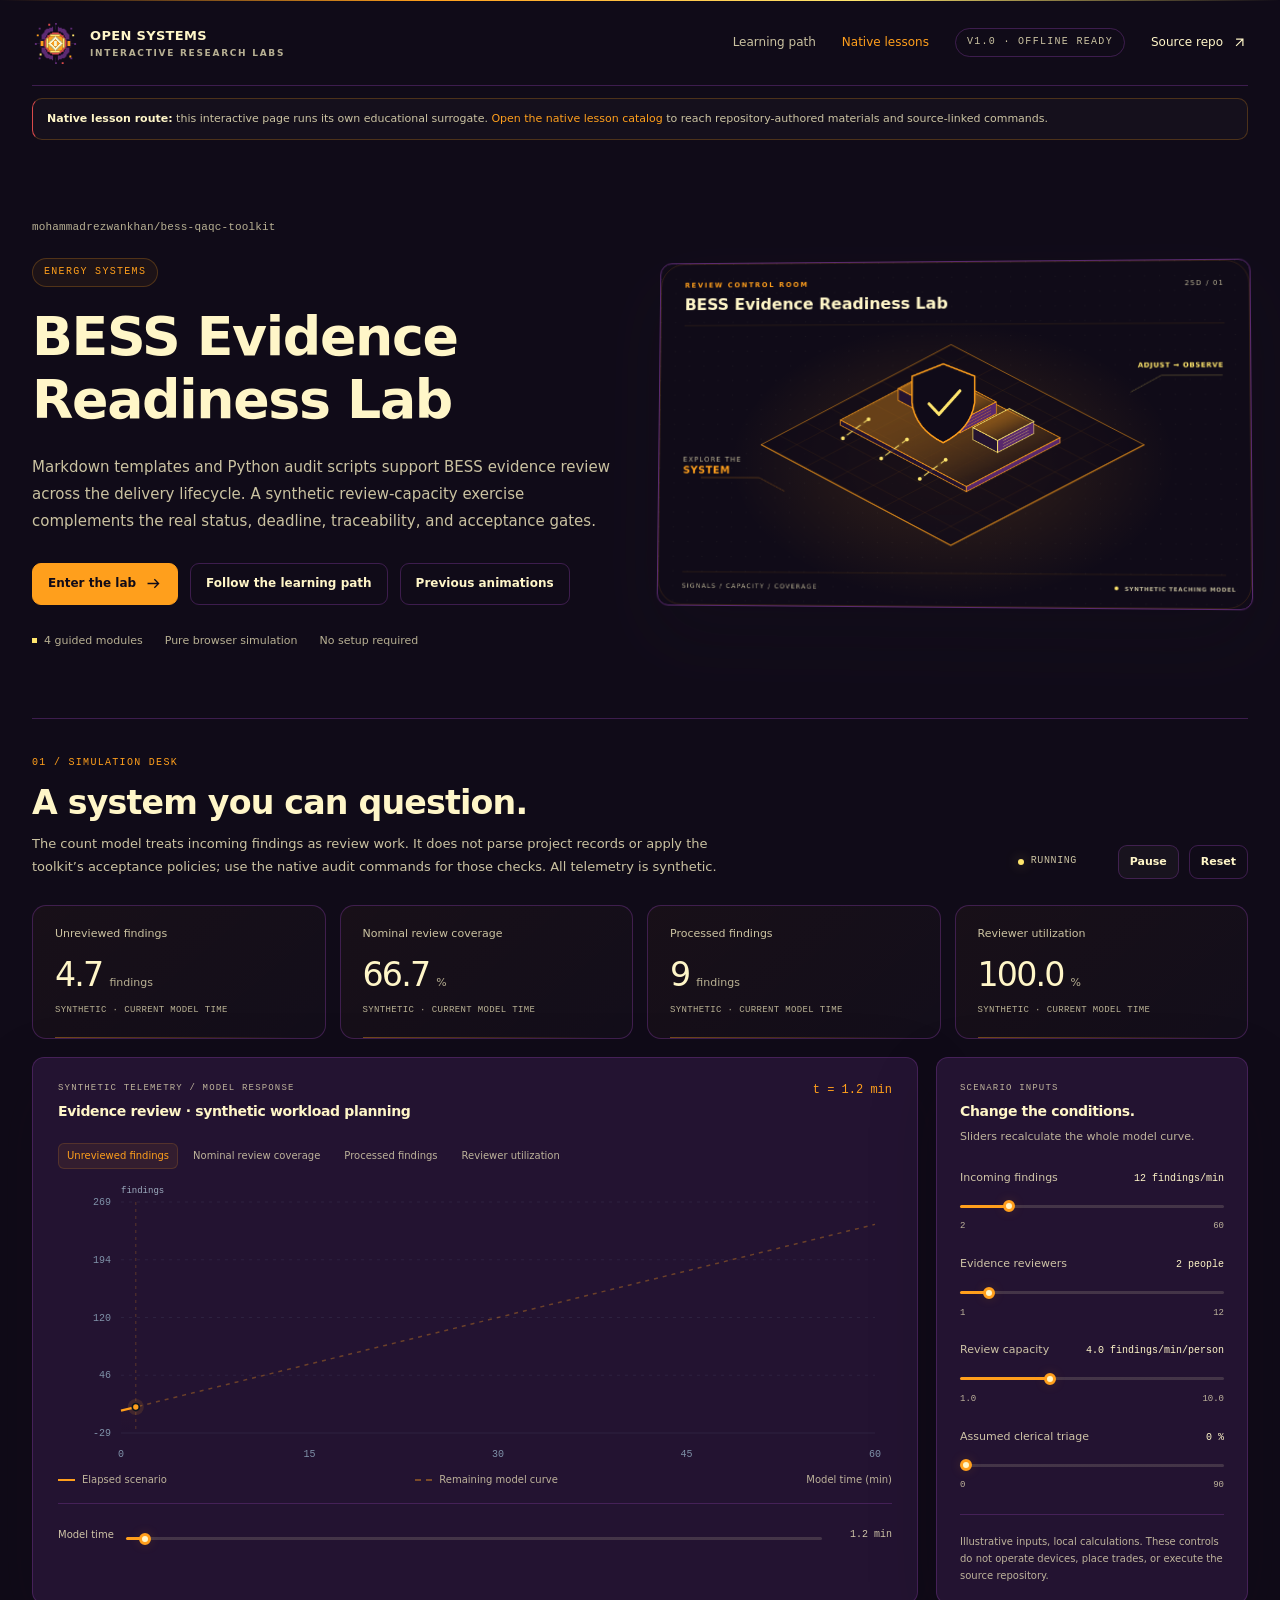
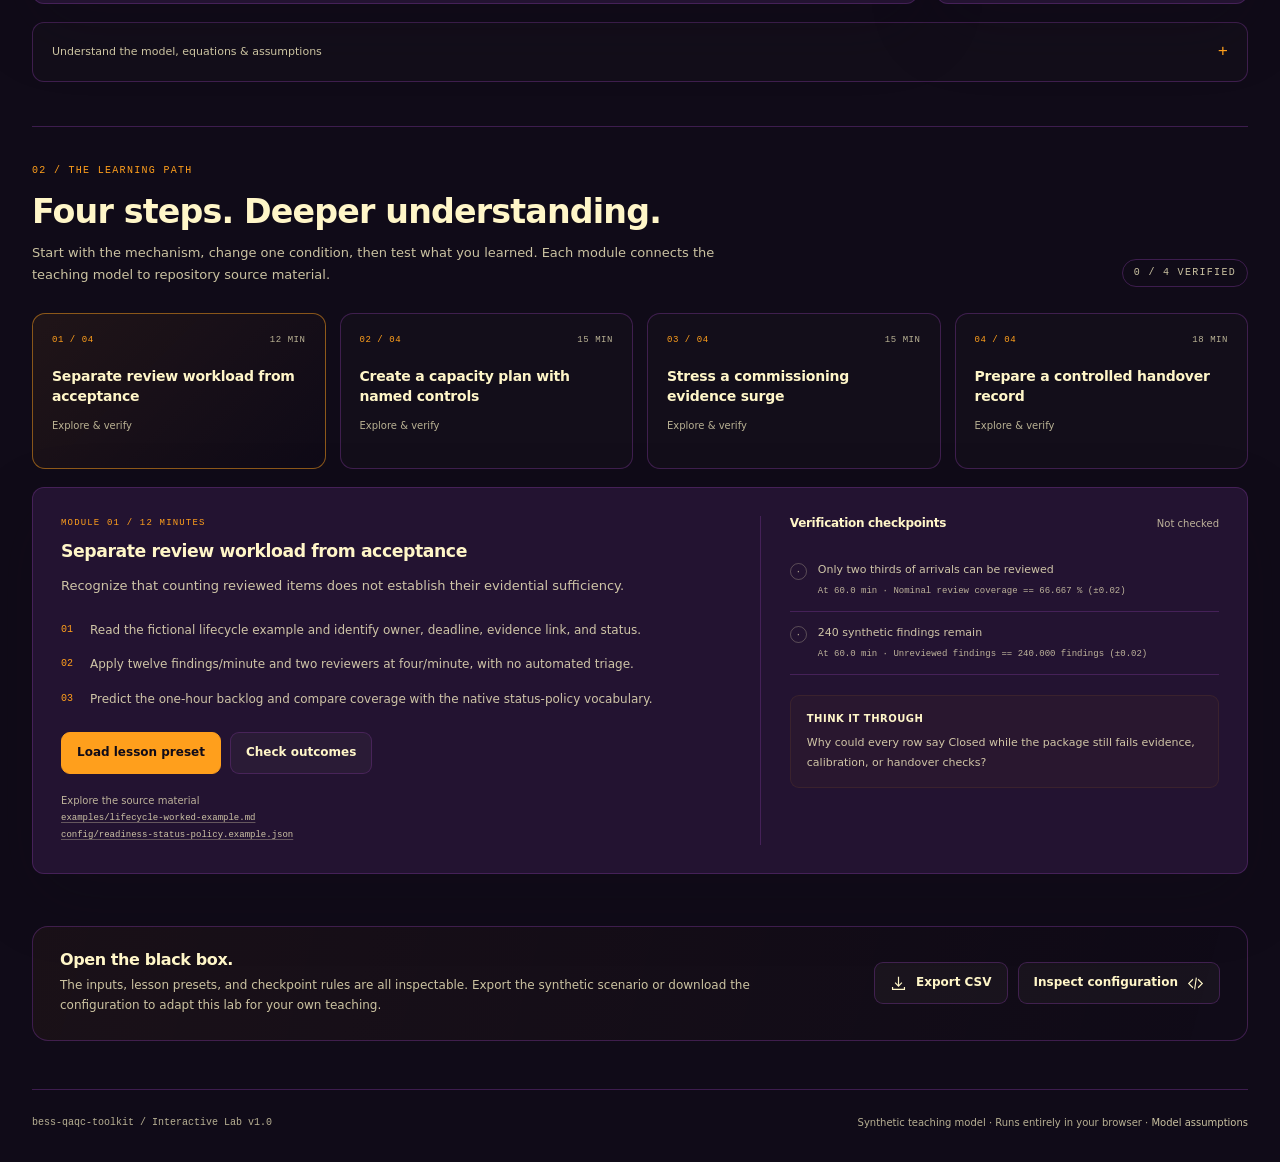
<file: transfer/bess-qaqc-toolkit/docs/index.html>
<!doctype html>
<html data-avatar-brand="dashboard" data-flagship-build="ad54d1464ee26d5237b1c0e5b2878d1e69bc525f7a6911b650f9efcc85095ec2" lang="en" data-flagship-repo="mohammadrezwankhan/bess-qaqc-toolkit" data-flagship-version="1.0">
<head>
<meta charset="utf-8">
<meta name="viewport" content="width=device-width,initial-scale=1">
<meta name="color-scheme" content="dark">
<meta name="description" content="Arrange BESS FAT, SAT, commissioning and handover evidence with traceable readiness checks and explicit review controls.">
<title>BESS Evidence Readiness Lab · Interactive learning lab</title>
<style>
:root{--primary:#ff9f1c;--secondary:#ffe66d;--surface:#100b18;--glow:rgba(255,159,28,.35);--p-rgb:0,229,255;--s-rgb:0,230,118;--ink:#fff6c8;--muted:#fff6c8;--faint:#fff6c8b8;--border:rgba(255,246,200,.14);--card:rgba(16,11,24,.76);--radius:20px;--shadow:0 24px 70px rgba(16,11,24,.18);font-family:Inter,ui-sans-serif,system-ui,-apple-system,BlinkMacSystemFont,"Segoe UI",sans-serif;color:var(--ink);background:#100b18;font-synthesis:none}
*{box-sizing:border-box}html{scroll-behavior:smooth;scroll-padding-top:24px}body{margin:0;background:radial-gradient(ellipse 65% 550px at 82% 0,rgba(var(--p-rgb),.065),transparent),linear-gradient(180deg,var(--surface) -600px,#100b18 900px);font-size:14px;line-height:1.65}body:before{content:"";position:absolute;inset:0 0 auto;height:1px;background:linear-gradient(90deg,transparent,var(--primary),var(--secondary),transparent)}button,input,select{font:inherit}button,a,input,summary{touch-action:manipulation}button{cursor:pointer}a{color:var(--primary);text-decoration:none}a:hover{text-decoration:underline}button:focus-visible,a:focus-visible,summary:focus-visible,input:focus-visible{outline:2px solid var(--primary);outline-offset:4px}button:disabled{cursor:default;opacity:.45}::selection{background:rgba(var(--p-rgb),.28)}h1,h2,h3,p{margin:0}h1,h2,h3{line-height:1.17;letter-spacing:-.035em}h1{font-size:clamp(2.25rem,4.2vw,4rem);font-weight:640;max-width:730px;text-wrap:balance}h2{font-size:clamp(1.6rem,2.6vw,2.25rem);font-weight:580}h3{font-size:1.08rem;font-weight:600}button svg,a svg{width:17px;height:17px;flex:none}svg{overflow:visible}.shell{width:min(1320px,calc(100% - 64px));margin:auto}.topbar{min-height:86px;display:flex;align-items:center;justify-content:space-between;gap:24px;border-bottom:1px solid var(--border)}.brand{display:flex;align-items:center;gap:12px;color:var(--ink);letter-spacing:.025em;font-weight:650;font-size:13px;white-space:nowrap}.brand:hover{text-decoration:none}.brand-icon{width:34px;height:37px;color:var(--primary)}.brand small{display:block;color:var(--faint);font-size:9px;letter-spacing:.19em;font-weight:600;line-height:1.4}.topnav{display:flex;gap:26px;align-items:center;font-size:12px}.topnav a{color:var(--muted)}.topnav .source-link{color:var(--ink);display:flex;align-items:center;gap:8px}.tag,.eyebrow{font-family:ui-monospace,SFMono-Regular,Consolas,monospace;font-size:10px;letter-spacing:.13em;text-transform:uppercase}.tag{border:1px solid var(--border);border-radius:999px;padding:5px 11px;color:var(--muted);display:inline-flex;gap:7px;align-items:center;white-space:nowrap}.tag.accent{color:var(--primary);border-color:rgba(var(--p-rgb),.23);background:rgba(var(--p-rgb),.055)}.hero{display:grid;grid-template-columns:1fr 1.02fr;align-items:center;gap:40px;padding:66px 0 56px}.hero-copy{padding:12px 0}.repo-path{font-family:ui-monospace,SFMono-Regular,Consolas,monospace;color:var(--faint);font-size:11px;letter-spacing:.015em;overflow-wrap:anywhere;margin-bottom:22px}.hero-title{margin-top:19px}.hero-summary{font-size:15px;line-height:1.8;color:var(--muted);max-width:600px;margin-top:22px}.hero-actions{display:flex;gap:12px;flex-wrap:wrap;margin-top:28px}.btn{display:inline-flex;align-items:center;justify-content:center;gap:9px;min-height:42px;border:1px solid var(--border);border-radius:9px;padding:9px 15px;font-size:12px;font-weight:600;color:var(--ink);background:rgba(255,246,200,.035);transition:background .16s,border-color .16s,transform .16s;text-align:center}.btn:hover{background:rgba(255,246,200,.075);text-decoration:none;border-color:rgba(255,246,200,.28)}.btn.primary{color:#100b18;background:var(--primary);border-color:var(--primary);box-shadow:0 4px 24px rgba(var(--p-rgb),.10)}.btn.primary:hover{filter:brightness(1.08)}.btn.quiet{background:transparent}.btn.compact{min-height:34px;padding:6px 11px;font-size:11px}.btn.icon{padding:8px;min-width:36px}.hero-notes{margin-top:27px;display:flex;gap:22px;align-items:center;font-size:11px;color:var(--faint)}.hero-notes span{display:flex;align-items:center;gap:7px}.mini-square{width:5px;height:5px;background:var(--secondary);display:inline-block}.hero-art{position:relative;min-width:0;transform:perspective(1100px) rotateY(-3deg) rotateX(2deg);transform-origin:center;filter:drop-shadow(0 30px 34px rgba(16,11,24,.23))}.hero-art:after{content:"";position:absolute;inset:0;border-radius:24px;border:1px solid rgba(var(--p-rgb),.14);pointer-events:none}.hero-art>svg{display:block;width:100%;height:auto;border-radius:24px}.section{padding:36px 0 44px;border-top:1px solid var(--border)}.section-heading{display:flex;align-items:flex-end;justify-content:space-between;gap:24px;margin-bottom:26px}.eyebrow{color:var(--primary);margin-bottom:13px}.section-description{font-size:13px;color:var(--muted);margin-top:10px;max-width:690px;line-height:1.75}.section-controls{display:flex;align-items:center;gap:10px;flex:none}.run-status{font-family:ui-monospace,SFMono-Regular,Consolas,monospace;font-size:10px;letter-spacing:.06em;color:var(--muted);display:flex;align-items:center;gap:7px;min-width:90px}.run-status .dot{width:6px;height:6px;border-radius:50%;background:var(--secondary);box-shadow:0 0 13px rgba(var(--s-rgb),.4)}.run-status.paused .dot{background:var(--faint);box-shadow:none}.metric-grid{display:grid;grid-template-columns:repeat(4,minmax(0,1fr));gap:14px;margin-bottom:18px}.metric-card{border:1px solid var(--border);border-radius:14px;background:linear-gradient(140deg,rgba(var(--p-rgb),.035),rgba(255,246,200,.014));padding:20px 22px;min-width:0;position:relative;overflow:hidden}.metric-card:before{content:"";position:absolute;left:22px;right:22px;bottom:0;height:1px;background:linear-gradient(90deg,var(--primary),transparent);opacity:.4}.metric-label{font-size:11px;color:var(--muted);white-space:normal;line-height:1.4;min-height:16px}.metric-reading{display:flex;align-items:baseline;gap:7px;margin-top:11px;white-space:nowrap;font-variant-numeric:tabular-nums}.metric-value{font-size:clamp(1.7rem,2.6vw,2.35rem);font-weight:540;line-height:1.3;letter-spacing:-.055em}.metric-unit{color:var(--faint);font-size:11px}.metric-caption{font-family:ui-monospace,SFMono-Regular,Consolas,monospace;font-size:9px;color:var(--faint);margin-top:7px;letter-spacing:.04em}.workbench{display:grid;grid-template-columns:minmax(0,1fr) 312px;gap:18px}.panel{border:1px solid var(--border);border-radius:var(--radius);background:var(--card);box-shadow:var(--shadow);min-width:0}.chart-panel{padding:23px 25px 18px;overflow:hidden}.panel-topline{display:flex;align-items:flex-start;justify-content:space-between;gap:20px}.panel-kicker{color:var(--faint);font-family:ui-monospace,SFMono-Regular,Consolas,monospace;font-size:9px;letter-spacing:.13em;text-transform:uppercase;margin-bottom:6px}.panel-title{font-size:14px;font-weight:600;letter-spacing:-.02em;line-height:1.4}.chart-time{font-family:ui-monospace,SFMono-Regular,Consolas,monospace;font-size:12px;color:var(--primary);white-space:nowrap}.chart-tabs{display:flex;gap:6px;flex-wrap:wrap;margin-top:22px}.chart-tab{border:1px solid transparent;background:transparent;color:var(--faint);border-radius:6px;padding:5px 8px;font-size:10px;line-height:1.4}.chart-tab:hover{color:var(--ink);background:rgba(255,246,200,.04)}.chart-tab[aria-pressed=true]{background:rgba(var(--p-rgb),.075);color:var(--primary);border-color:rgba(var(--p-rgb),.16)}.canvas-wrap{position:relative;width:100%;height:285px;margin-top:14px}canvas{display:block;width:100%;height:100%}.chart-legend{display:flex;justify-content:space-between;align-items:center;gap:15px;color:var(--faint);font-size:10px;padding:4px 0 14px;border-bottom:1px solid var(--border)}.chart-legend span{display:flex;align-items:center;gap:7px}.legend-line{display:inline-block;width:17px;height:2px;background:var(--primary)}.legend-line.future{height:0;background:none;border-top:2px dashed rgba(var(--p-rgb),.4)}.time-control{display:flex;align-items:center;gap:12px;margin-top:15px}.time-control label{font-size:10px;color:var(--muted);white-space:nowrap}.time-control input{flex:1;min-width:0}.time-control output{font-family:ui-monospace,SFMono-Regular,Consolas,monospace;color:var(--muted);font-size:10px;min-width:58px;text-align:right}.controls-panel{padding:23px 23px 19px}.panel-subtitle{font-size:11px;color:var(--faint);margin-top:7px;line-height:1.6}.sliders{margin-top:24px}.slider-item{margin-top:22px}.slider-item:first-child{margin-top:0}.slider-label{display:flex;align-items:baseline;justify-content:space-between;gap:8px;font-size:11px;color:var(--muted);line-height:1.5}.slider-label output{font-family:ui-monospace,SFMono-Regular,Consolas,monospace;color:var(--ink);font-size:10px;white-space:nowrap}.slider-range{display:flex;justify-content:space-between;font-family:ui-monospace,SFMono-Regular,Consolas,monospace;font-size:9px;color:var(--faint);margin-top:1px}input[type=range]{appearance:none;-webkit-appearance:none;display:block;width:100%;height:22px;margin:9px 0 2px;background:transparent;cursor:pointer}input[type=range]::-webkit-slider-runnable-track{height:3px;border-radius:8px;background:linear-gradient(90deg,var(--primary) 0,var(--primary) var(--fill,50%),rgba(255,246,200,.15) var(--fill,50%))}input[type=range]::-moz-range-track{height:3px;border-radius:8px;background:rgba(255,246,200,.15)}input[type=range]::-moz-range-progress{height:3px;background:var(--primary)}input[type=range]::-webkit-slider-thumb{appearance:none;-webkit-appearance:none;width:12px;height:12px;background:#fff6c8;border:3px solid var(--primary);border-radius:50%;margin-top:-4.5px;box-shadow:0 0 12px rgba(var(--p-rgb),.15)}input[type=range]::-moz-range-thumb{width:7px;height:7px;background:#fff6c8;border:3px solid var(--primary);border-radius:50%}.controls-note{padding-top:18px;margin-top:21px;border-top:1px solid var(--border);color:var(--faint);font-size:10px;line-height:1.7}.method{margin-top:18px;border:1px solid var(--border);border-radius:12px;background:rgba(255,246,200,.014)}.method summary{cursor:pointer;display:flex;align-items:center;justify-content:space-between;gap:18px;padding:15px 19px;color:var(--muted);font-size:11px;list-style:none}.method summary::-webkit-details-marker{display:none}.method summary:after{content:"+";font-family:ui-monospace,monospace;color:var(--primary);font-size:17px}.method[open] summary:after{content:"−"}.method-body{padding:3px 21px 20px}.equation{font-family:ui-monospace,SFMono-Regular,Consolas,monospace;font-size:11px;color:var(--primary);line-height:1.9;white-space:pre-wrap;overflow-wrap:anywhere;padding:14px 16px;border-radius:9px;background:rgba(var(--p-rgb),.035);margin:0 0 14px}.method-body ul{padding-left:18px;margin:0;color:var(--muted);font-size:11px;line-height:1.8}.method-body li+li{margin-top:4px}.module-grid{display:grid;grid-template-columns:repeat(4,minmax(0,1fr));gap:14px;margin-bottom:18px}.module-button{display:flex;flex-direction:column;text-align:left;border:1px solid var(--border);border-radius:13px;background:rgba(255,246,200,.015);padding:19px;min-height:156px;color:var(--ink);width:100%;position:relative;transition:border-color .2s,background .2s}.module-button:hover{border-color:rgba(var(--p-rgb),.35);background:rgba(var(--p-rgb),.025)}.module-button[aria-selected=true]{border-color:rgba(var(--p-rgb),.5);background:linear-gradient(135deg,rgba(var(--p-rgb),.065),transparent)}.module-meta{font-family:ui-monospace,SFMono-Regular,Consolas,monospace;display:flex;align-items:center;justify-content:space-between;gap:8px;font-size:9px;color:var(--faint);letter-spacing:.06em;width:100%;margin-bottom:19px}.module-index{color:var(--primary)}.module-title{font-size:14px;font-weight:570;line-height:1.4;letter-spacing:-.015em;overflow-wrap:anywhere}.module-state{font-size:10px;color:var(--faint);margin-top:12px}.module-state.completed{color:var(--secondary)}.lesson-panel{padding:28px;display:grid;grid-template-columns:minmax(0,1.18fr) minmax(280px,.82fr);gap:38px}.lesson-eyebrow{font-family:ui-monospace,SFMono-Regular,Consolas,monospace;color:var(--primary);font-size:9px;letter-spacing:.13em;text-transform:uppercase;margin-bottom:10px}.lesson-objective{font-size:13px;color:var(--muted);line-height:1.8;margin-top:13px}.lesson-steps{list-style:none;counter-reset:steps;padding:0;margin:22px 0}.lesson-steps li{counter-increment:steps;position:relative;padding-left:29px;color:var(--muted);font-size:12px;line-height:1.8;margin-top:13px}.lesson-steps li:before{content:counter(steps,decimal-leading-zero);position:absolute;left:0;top:1px;color:var(--primary);font-family:ui-monospace,monospace;font-size:10px}.lesson-actions{display:flex;flex-wrap:wrap;gap:9px;margin-top:21px}.check-area{border-left:1px solid var(--border);padding-left:29px;min-width:0}.checks-heading{display:flex;justify-content:space-between;gap:10px;align-items:baseline}.checks-heading h3{font-size:12px;letter-spacing:0}.check-status{color:var(--faint);font-size:10px}.checks{margin-top:16px}.check-row{padding:12px 0;border-bottom:1px solid var(--border)}.check-top{display:flex;gap:11px;align-items:flex-start;font-size:11px;color:var(--muted);line-height:1.65}.check-icon{width:17px;height:17px;flex:none;border:1px solid rgba(255,246,200,.25);border-radius:50%;font-size:10px;text-align:center;line-height:15px;color:var(--faint);margin-top:2px}.check-row.pass .check-icon{border-color:rgba(var(--s-rgb),.4);color:var(--secondary);background:rgba(var(--s-rgb),.07)}.check-row.fail .check-icon{border-color:rgba(255,246,200,.4);color:#fff6c8}.check-value{font-family:ui-monospace,SFMono-Regular,Consolas,monospace;font-size:9px;color:var(--faint);padding-left:28px;margin-top:4px;line-height:1.7;overflow-wrap:anywhere}.check-row.pass .check-value{color:var(--secondary)}.check-row.fail .check-value{color:#fff6c8}.reflection{font-size:11px;line-height:1.8;color:var(--muted);padding:14px 16px;border-radius:9px;background:rgba(var(--p-rgb),.03);border:1px solid rgba(var(--p-rgb),.08);margin-top:20px}.reflection strong{display:block;color:var(--ink);font-size:10px;letter-spacing:.05em;margin-bottom:5px;text-transform:uppercase;font-weight:600}.lesson-sources{margin-top:17px;font-size:10px;color:var(--faint);line-height:1.9;overflow-wrap:anywhere}.lesson-sources a{display:block;color:var(--muted);font-family:ui-monospace,SFMono-Regular,Consolas,monospace;font-size:9px;text-decoration:underline;text-decoration-color:rgba(255,246,200,.3);text-underline-offset:3px}.about-strip{display:flex;align-items:center;justify-content:space-between;gap:30px;border:1px solid var(--border);border-radius:16px;padding:24px 27px;background:linear-gradient(105deg,rgba(var(--p-rgb),.045),transparent);margin:8px 0 48px}.about-strip h3{font-size:16px;font-weight:550}.about-strip p{font-size:12px;color:var(--muted);margin-top:7px;max-width:760px}.about-actions{display:flex;gap:10px;flex:none}.footer{display:flex;justify-content:space-between;gap:20px;align-items:center;border-top:1px solid var(--border);padding:25px 0 31px;font-size:10px;color:var(--faint)}.footer span:first-child{font-family:ui-monospace,SFMono-Regular,Consolas,monospace}.footer a{color:var(--muted)}.toast{position:fixed;left:50%;bottom:23px;transform:translateX(-50%) translateY(14px);border:1px solid rgba(var(--p-rgb),.25);background:#231331;box-shadow:0 15px 50px rgba(16,11,24,.4);padding:11px 17px;border-radius:10px;color:var(--ink);font-size:12px;opacity:0;pointer-events:none;max-width:min(90vw,600px);width:max-content;z-index:10;transition:opacity .2s,transform .2s}.toast.visible{opacity:1;transform:translateX(-50%) translateY(0)}.drawer{position:fixed;inset:0 0 0 auto;margin:0;height:100dvh;max-height:100dvh;width:min(650px,100%);max-width:100%;border:0;border-left:1px solid var(--border);padding:0;background:#231331;color:var(--ink);box-shadow:-25px 0 100px rgba(16,11,24,.4)}.drawer::backdrop{background:rgba(16,11,24,.75);backdrop-filter:blur(5px)}.drawer-layout{display:flex;flex-direction:column;height:100%;min-height:0}.drawer-header{padding:25px 27px 20px;border-bottom:1px solid var(--border);flex:none}.drawer-header-row{display:flex;justify-content:space-between;align-items:flex-start;gap:20px}.drawer h2{font-size:24px}.drawer-intro{font-size:12px;color:var(--muted);line-height:1.8;margin-top:13px}.drawer-toolbar{display:flex;gap:9px;flex-wrap:wrap;margin-top:18px}.drawer-body{padding:22px 27px;overflow:auto;min-height:0}.config-meta{display:grid;grid-template-columns:1fr 1fr;gap:12px;margin-bottom:18px}.config-meta div{padding:12px;background:rgba(255,246,200,.025);border:1px solid var(--border);border-radius:9px;font-size:11px;color:var(--muted);overflow-wrap:anywhere}.config-meta strong{display:block;font-family:ui-monospace,monospace;font-size:9px;color:var(--faint);letter-spacing:.1em;font-weight:500;text-transform:uppercase;margin-bottom:4px}.code-label{font-family:ui-monospace,monospace;font-size:10px;color:var(--primary);margin:20px 0 11px}.config-code{font-family:ui-monospace,SFMono-Regular,Consolas,monospace;font-size:10px;line-height:1.8;margin:0;padding:17px;background:#100b18;border:1px solid var(--border);border-radius:10px;white-space:pre;overflow:auto;tab-size:2;max-width:100%;color:#fff6c8}.drawer-footer{border-top:1px solid var(--border);font-size:10px;color:var(--faint);padding:14px 27px;flex:none}.visually-hidden{position:absolute!important;width:1px;height:1px;padding:0;margin:-1px;overflow:hidden;clip:rect(0,0,0,0);white-space:nowrap;border:0}.skip-link{position:absolute;left:20px;top:-100px;background:var(--primary);color:#100b18;border-radius:6px;padding:10px 18px;z-index:99}.skip-link:focus{top:12px}.error-banner{border:1px solid #fff6c8;border-radius:12px;background:#231331;color:#fff6c8;padding:20px;margin:30px auto}.hidden{display:none!important}
@media(min-width:1440px){.hero{gap:65px}.hero-art{margin-left:0;margin-right:-6px}.canvas-wrap{height:310px}}
@media(max-width:1100px){.shell{width:calc(100% - 44px)}.hero{gap:28px;padding-top:48px}.hero-summary{font-size:13px}.workbench{grid-template-columns:minmax(0,1fr) 280px}.controls-panel{padding:20px}.module-button{padding:16px}.lesson-panel{gap:26px}.check-area{padding-left:24px}.topnav{gap:19px}.metric-card{padding:17px}.metric-card:before{left:17px;right:17px}}
@media(max-width:820px){.hero{grid-template-columns:1fr;gap:30px;padding:37px 0 35px}.hero-copy{max-width:640px}.hero-title{font-size:clamp(2.35rem,6.5vw,3.9rem)}.hero-summary{font-size:14px;max-width:660px}.hero-art{max-width:720px;width:100%;transform:none}.repo-path{margin-bottom:16px}.hero-notes{margin-top:23px}.workbench{grid-template-columns:1fr}.controls-panel{display:block;padding:23px}.sliders{display:grid;grid-template-columns:repeat(2,minmax(0,1fr));gap:21px 32px;margin-top:23px}.slider-item{margin:0}.controls-note{margin-top:21px;padding-top:14px}.metric-value{font-size:1.75rem}.metric-label{font-size:10px;min-height:28px}.metric-reading{gap:4px}.metric-unit{font-size:9px}.metric-caption{font-size:8px}.module-grid{grid-template-columns:repeat(2,minmax(0,1fr))}.module-button{min-height:139px}.lesson-panel{grid-template-columns:1fr;padding:24px;gap:25px}.check-area{padding-left:0;border-left:0;border-top:1px solid var(--border);padding-top:25px}.about-strip{align-items:flex-start;flex-direction:column;gap:20px}.section-controls{gap:8px}.section-heading{gap:20px}.topnav .nav-secondary{display:none}.canvas-wrap{height:290px}}
@media(max-width:560px){.shell{width:calc(100% - 32px)}.topbar{min-height:73px;gap:12px}.brand{gap:8px;font-size:11px}.brand-icon{width:27px;height:30px}.brand small{font-size:7px}.topnav{gap:10px}.topnav .tag{display:none}.topnav .source-link{font-size:11px;gap:5px}.hero{padding-top:30px;gap:25px}.hero-title{font-size:clamp(2rem,8.8vw,2.8rem);line-height:1.12}.hero-summary{font-size:13px;margin-top:18px}.hero-actions{margin-top:22px;gap:8px}.btn{padding:9px 12px;font-size:11px;min-height:41px}.hero-notes{font-size:9px;gap:15px}.hero-art>svg{border-radius:15px}.hero-art:after{border-radius:15px}.tag{font-size:8px;padding:4px 9px}.repo-path{font-size:9px;margin-bottom:14px}.section{padding:29px 0 32px}.section-heading{display:block;margin-bottom:21px}.eyebrow{font-size:9px;margin-bottom:11px}.section-description{font-size:12px}.section-controls{margin-top:18px}.metric-grid{grid-template-columns:repeat(2,minmax(0,1fr));gap:10px;margin-bottom:14px}.metric-label{min-height:0;font-size:10px}.metric-value{font-size:2rem}.metric-card{padding:16px}.metric-caption{font-size:8px}.metric-unit{font-size:10px}.workbench{gap:14px}.chart-panel{padding:19px 14px 16px}.panel-topline{gap:13px}.panel-title{font-size:12px}.chart-time{font-size:10px}.chart-tabs{gap:4px;margin-top:18px}.chart-tab{font-size:9px;padding:5px 6px}.canvas-wrap{height:240px;margin-top:10px}.chart-legend{font-size:8px;gap:10px;align-items:flex-start}.chart-legend span{gap:5px;line-height:1.5}.legend-line{width:13px;margin-top:5px;flex:none}.time-control{gap:8px}.time-control label,.time-control output{font-size:9px}.time-control output{min-width:47px}.controls-panel{padding:20px}.sliders{grid-template-columns:1fr;gap:22px}.slider-label{font-size:11px}.method summary{font-size:10px;padding:13px 15px}.method-body{padding:2px 15px 17px}.equation{font-size:10px;padding:12px}.module-grid{gap:10px;margin-bottom:14px}.module-button{padding:14px;min-height:145px}.module-meta{font-size:8px;margin-bottom:15px}.module-title{font-size:12px}.module-state{font-size:9px}.lesson-panel{padding:20px}.lesson-objective{font-size:12px}.lesson-steps li{font-size:11px}.lesson-sources a{font-size:9px}.about-strip{padding:21px;margin-bottom:34px}.about-strip h3{font-size:15px}.about-strip p{font-size:11px}.about-actions{flex-wrap:wrap;gap:8px}.footer{display:block;font-size:9px;padding:22px 0}.footer span{display:block}.footer span+span{margin-top:9px}.drawer-header{padding:22px 19px 18px}.drawer-body{padding:18px 19px}.drawer-footer{padding:13px 19px}.drawer h2{font-size:21px}.drawer-intro{font-size:11px}.config-code{font-size:9px;padding:13px}.config-meta{gap:9px}.config-meta div{font-size:10px;padding:10px}.toast{font-size:11px;bottom:15px;max-width:calc(100vw - 26px)}}
@media(prefers-reduced-motion:reduce){html{scroll-behavior:auto}*,*:before,*:after{animation:none!important;transition:none!important}.hero-art{transform:none}}

.native-lessons-link{white-space:nowrap;color:var(--primary)!important}.native-surface-note{margin:12px 0 0;padding:11px 14px;border:1px solid rgba(var(--p-rgb),.24);border-left:4px solid #d94a4a;border-radius:8px;background:rgba(255,246,200,.025);color:var(--muted);font-size:11px;line-height:1.65}.native-surface-note strong{color:var(--ink)}.native-surface-note a{color:var(--primary)}@media(max-width:560px){.native-lessons-link{font-size:10px}.native-surface-note{margin-top:8px;padding:9px 11px}}
</style>
<link rel="stylesheet" href="visuals/brand-uniformity/brand.css">
</head>
<body>
<a class="skip-link" href="#simulation">Skip to simulation</a>
<div class="shell" id="app-shell">
<header class="topbar">
<a class="brand" href="#top" aria-label="Open Systems Lab home"><img class="brand-avatar" data-brand-decoration="true" src="visuals/brand-uniformity/avatar.svg" width="48" height="48" alt=""><svg class="brand-icon" viewBox="0 0 36 40" fill="none" aria-hidden="true"><path d="M18 2 34 11v18L18 38 2 29V11Z" stroke="currentColor" stroke-width="1.4"/><path d="m2 11 16 9 16-9M18 20v18M10 15.5v-9M26 24.5v9" stroke="currentColor" stroke-opacity=".45"/><path d="m18 10 8 4.5v9L18 28l-8-4.5v-9Z" fill="currentColor" fill-opacity=".16" stroke="currentColor" stroke-width="1.1"/></svg><span>OPEN SYSTEMS<small>INTERACTIVE RESEARCH LABS</small></span></a>
<nav class="topnav" aria-label="Main navigation"><a class="nav-secondary" href="#lessons">Learning path</a><a class="native-lessons-link" href="native-lessons.html">Native lessons</a><span class="tag">v1.0 · offline ready</span><a class="source-link" id="top-source" href="#sources" target="_blank" rel="noopener noreferrer">Source repo <svg viewBox="0 0 20 20" fill="none" aria-hidden="true"><path d="M6 14 14 6M6 6h8v8" stroke="currentColor" stroke-width="1.4"/></svg></a></nav>
</header>
<aside class="native-surface-note" role="note"><strong>Native lesson route:</strong> this interactive page runs its own educational surrogate. <a href="native-lessons.html">Open the native lesson catalog</a> to reach repository-authored materials and source-linked commands.</aside><main id="top">
<section class="hero" aria-labelledby="hero-title">
<div class="hero-copy"><p class="repo-path" id="repo-path"></p><span class="tag accent" id="domain-tag">INTERACTIVE ENGINEERING LAB</span><h1 class="hero-title" id="hero-title">Explore the system.</h1><p class="hero-summary" id="hero-summary"></p><div class="hero-actions"><a class="btn primary" href="#simulation">Enter the lab <svg viewBox="0 0 20 20" fill="none" aria-hidden="true"><path d="M3 10h13m-5-5 5 5-5 5" stroke="currentColor" stroke-width="1.5"/></svg></a><a class="btn quiet" href="#lessons">Follow the learning path</a><a class="btn quiet previous-animations-link" href="animations/">Previous animations</a></div><div class="hero-notes"><span><i class="mini-square" aria-hidden="true"></i><span id="hero-module-count">4 guided modules</span></span><span>Pure browser simulation</span><span>No setup required</span></div></div>
<div class="hero-art"><svg xmlns="http://www.w3.org/2000/svg" width="960" height="560" viewBox="0 0 960 560" role="img" aria-labelledby="h-bess-qaqc-toolkit-title h-bess-qaqc-toolkit-desc">
<title id="h-bess-qaqc-toolkit-title">BESS Evidence Readiness Lab — 2.5D teaching laboratory</title>
<desc id="h-bess-qaqc-toolkit-desc">An isometric vector illustration of review control room. Decorative animation only; all dashboard telemetry is synthetic.</desc>
<defs>
      <linearGradient id="h-bess-qaqc-toolkit-bg" x2="1" y2="1"><stop stop-color="#100b18"/><stop offset="1" stop-color="#100b18"/></linearGradient>
      <linearGradient id="h-bess-qaqc-toolkit-top" x2="0.8" y2="1"><stop stop-color="#ff9f1c" stop-opacity=".3"/><stop offset="1" stop-color="#100b18"/></linearGradient>
      <radialGradient id="h-bess-qaqc-toolkit-halo"><stop stop-color="#ff9f1c" stop-opacity=".16"/><stop offset="1" stop-color="#ff9f1c" stop-opacity="0"/></radialGradient>
      <pattern id="h-bess-qaqc-toolkit-dots" width="24" height="24" patternUnits="userSpaceOnUse"><circle cx="1" cy="1" r=".7" fill="#fff6c8" opacity=".12"/></pattern>
      <clipPath id="h-bess-qaqc-toolkit-clip"><rect width="960" height="560" rx="24"/></clipPath>
    </defs>
    <style>
      text{font-family:ui-sans-serif,system-ui,-apple-system,BlinkMacSystemFont,'Segoe UI',sans-serif}
      .flow{animation:h-bess-qaqc-toolkit-flow 4.8s linear 1 both}
      .float{animation:h-bess-qaqc-toolkit-float 4.8s ease-in-out 1 both}
      .signal{animation:h-bess-qaqc-toolkit-signal 4.8s ease-in-out 1 both}
      @keyframes h-bess-qaqc-toolkit-flow{to{stroke-dashoffset:-34}}
      @keyframes h-bess-qaqc-toolkit-float{50%{transform:translateY(-6px)}}
      @keyframes h-bess-qaqc-toolkit-signal{50%{opacity:.35}}
      @media(prefers-reduced-motion:reduce){.flow,.float,.signal{animation:none!important}}
    </style>
    <g clip-path="url(#h-bess-qaqc-toolkit-clip)">
      <rect width="960" height="560" rx="24" fill="url(#h-bess-qaqc-toolkit-bg)"/>
      <rect width="960" height="560" fill="url(#h-bess-qaqc-toolkit-dots)"/>
      <ellipse cx="480" cy="326" rx="360" ry="225" fill="url(#h-bess-qaqc-toolkit-halo)"/>
      <path d="M40 102H920" stroke="#ff9f1c" stroke-opacity=".16"/>

<text x="40" y="39" fill="#ff9f1c" font-size="11" font-weight="700" letter-spacing="2.8">REVIEW CONTROL ROOM</text>
<text x="40" y="76" fill="#fff6c8" font-size="26" font-weight="600" >BESS Evidence Readiness Lab</text>
<text x="920" y="40" fill="#fff6c8b8" font-size="11" font-weight="500" text-anchor="end" letter-spacing="2">25D / 01</text>
<polygon points="480.0,135.2 790.8,298.0 480.0,460.8 169.2,298.0" fill="#100b18" stroke="#ff9f1c" stroke-width="1.2" opacity="0.7" />
<polyline points="509.4,150.6 198.6,313.4" fill="none" stroke="#ff9f1c" stroke-width="0.7" opacity="0.14" stroke-linecap="round" stroke-linejoin="round" />
<polyline points="450.6,150.6 761.4,313.4" fill="none" stroke="#ff9f1c" stroke-width="0.7" opacity="0.14" stroke-linecap="round" stroke-linejoin="round" />
<polyline points="551.4,172.6 240.6,335.4" fill="none" stroke="#ff9f1c" stroke-width="0.7" opacity="0.14" stroke-linecap="round" stroke-linejoin="round" />
<polyline points="408.6,172.6 719.4,335.4" fill="none" stroke="#ff9f1c" stroke-width="0.7" opacity="0.14" stroke-linecap="round" stroke-linejoin="round" />
<polyline points="593.4,194.6 282.6,357.4" fill="none" stroke="#ff9f1c" stroke-width="0.7" opacity="0.14" stroke-linecap="round" stroke-linejoin="round" />
<polyline points="366.6,194.6 677.4,357.4" fill="none" stroke="#ff9f1c" stroke-width="0.7" opacity="0.14" stroke-linecap="round" stroke-linejoin="round" />
<polyline points="635.4,216.6 324.6,379.4" fill="none" stroke="#ff9f1c" stroke-width="0.7" opacity="0.14" stroke-linecap="round" stroke-linejoin="round" />
<polyline points="324.6,216.6 635.4,379.4" fill="none" stroke="#ff9f1c" stroke-width="0.7" opacity="0.14" stroke-linecap="round" stroke-linejoin="round" />
<polyline points="677.4,238.6 366.6,401.4" fill="none" stroke="#ff9f1c" stroke-width="0.7" opacity="0.14" stroke-linecap="round" stroke-linejoin="round" />
<polyline points="282.6,238.6 593.4,401.4" fill="none" stroke="#ff9f1c" stroke-width="0.7" opacity="0.14" stroke-linecap="round" stroke-linejoin="round" />
<polyline points="719.4,260.6 408.6,423.4" fill="none" stroke="#ff9f1c" stroke-width="0.7" opacity="0.14" stroke-linecap="round" stroke-linejoin="round" />
<polyline points="240.6,260.6 551.4,423.4" fill="none" stroke="#ff9f1c" stroke-width="0.7" opacity="0.14" stroke-linecap="round" stroke-linejoin="round" />
<polyline points="761.4,282.6 450.6,445.4" fill="none" stroke="#ff9f1c" stroke-width="0.7" opacity="0.14" stroke-linecap="round" stroke-linejoin="round" />
<polyline points="198.6,282.6 509.4,445.4" fill="none" stroke="#ff9f1c" stroke-width="0.7" opacity="0.14" stroke-linecap="round" stroke-linejoin="round" />
<polyline points="169.2,298.0 480.0,460.8 790.8,298.0" fill="none" stroke="#ff9f1c" stroke-width="1.8" opacity="0.6" stroke-linecap="round" stroke-linejoin="round" />
<g class="float">
<polygon points="299.4,266.2 505.2,374.0 505.2,365.6 299.4,257.8" fill="#231331" stroke="#ff9f1c" stroke-width="1.2" opacity="0.95" />
<polygon points="656.4,294.8 505.2,374.0 505.2,365.6 656.4,286.4" fill="#5c2a72" stroke="#ff9f1c" stroke-width="1.2" opacity="0.95" />
<polygon points="450.6,178.6 656.4,286.4 505.2,365.6 299.4,257.8" fill="url(#h-bess-qaqc-toolkit-top)" stroke="#ff9f1c" stroke-width="1.2" opacity="1" />
<polygon points="393.9,225.9 433.8,246.8 433.8,227.3 393.9,206.4" fill="#231331" stroke="#ff9f1c" stroke-width="1.2" opacity="0.95" />
<polygon points="492.6,216.0 433.8,246.8 433.8,227.3 492.6,196.5" fill="#5c2a72" stroke="#ff9f1c" stroke-width="1.2" opacity="0.95" />
<polygon points="452.7,175.6 492.6,196.5 433.8,227.3 393.9,206.4" fill="url(#h-bess-qaqc-toolkit-top)" stroke="#ff9f1c" stroke-width="1.2" opacity="1" />
<polyline points="483.8,215.7 442.6,237.3" fill="none" stroke="#ff9f1c" stroke-width="1" opacity="0.5" stroke-linecap="round" stroke-linejoin="round" />
<polyline points="483.8,210.9 442.6,232.4" fill="none" stroke="#ff9f1c" stroke-width="1" opacity="0.5" stroke-linecap="round" stroke-linejoin="round" />
<polyline points="483.8,206.0 442.6,227.6" fill="none" stroke="#ff9f1c" stroke-width="1" opacity="0.5" stroke-linecap="round" stroke-linejoin="round" />
<polygon points="454.8,257.8 494.7,278.7 494.7,259.2 454.8,238.3" fill="#231331" stroke="#ff9f1c" stroke-width="1.2" opacity="0.95" />
<polygon points="553.5,247.9 494.7,278.7 494.7,259.2 553.5,228.4" fill="#5c2a72" stroke="#ff9f1c" stroke-width="1.2" opacity="0.95" />
<polygon points="513.6,207.5 553.5,228.4 494.7,259.2 454.8,238.3" fill="url(#h-bess-qaqc-toolkit-top)" stroke="#ff9f1c" stroke-width="1.2" opacity="1" />
<polyline points="544.7,247.6 503.5,269.2" fill="none" stroke="#ff9f1c" stroke-width="1" opacity="0.5" stroke-linecap="round" stroke-linejoin="round" />
<polyline points="544.7,242.8 503.5,264.3" fill="none" stroke="#ff9f1c" stroke-width="1" opacity="0.5" stroke-linecap="round" stroke-linejoin="round" />
<polyline points="544.7,237.9 503.5,259.5" fill="none" stroke="#ff9f1c" stroke-width="1" opacity="0.5" stroke-linecap="round" stroke-linejoin="round" />
<polygon points="515.7,289.7 555.6,310.6 555.6,291.1 515.7,270.2" fill="#231331" stroke="#ffe66d" stroke-width="1.2" opacity="0.95" />
<polygon points="614.4,279.8 555.6,310.6 555.6,291.1 614.4,260.3" fill="#5c2a72" stroke="#ffe66d" stroke-width="1.2" opacity="0.95" />
<polygon points="574.5,239.4 614.4,260.3 555.6,291.1 515.7,270.2" fill="url(#h-bess-qaqc-toolkit-top)" stroke="#ffe66d" stroke-width="1.2" opacity="1" />
<polyline points="605.6,279.5 564.4,301.1" fill="none" stroke="#ffe66d" stroke-width="1" opacity="0.5" stroke-linecap="round" stroke-linejoin="round" />
<polyline points="605.6,274.7 564.4,296.2" fill="none" stroke="#ffe66d" stroke-width="1" opacity="0.5" stroke-linecap="round" stroke-linejoin="round" />
<polyline points="605.6,269.8 564.4,291.4" fill="none" stroke="#ffe66d" stroke-width="1" opacity="0.5" stroke-linecap="round" stroke-linejoin="round" />
<path d="M467.4 166.6l51 20v43q-6 43-51 65-45-22-51-65v-43z" fill="#100b18" stroke="#ff9f1c" stroke-width="2.5"/>
<path d="M444.4 231.6l16 17 34-38" fill="none" stroke="#ffe66d" stroke-width="5" stroke-linecap="round" stroke-linejoin="round"/>
<polyline points="345.6,256.4 303.6,287.4" fill="none" stroke="#ffe66d" stroke-width="4.8" opacity="0.08" stroke-linecap="round" stroke-linejoin="round" />
<polyline points="345.6,256.4 303.6,287.4" fill="none" stroke="#ffe66d" stroke-width="1.8" opacity="0.8" stroke-linecap="round" stroke-linejoin="round" class="flow" stroke-dasharray="9 8"/>
<circle cx="345.6" cy="256.4" r="3" fill="#ffe66d"/>
<circle cx="303.6" cy="287.4" r="3" fill="#ffe66d"/>
<polyline points="408.6,289.4 366.6,320.4" fill="none" stroke="#ffe66d" stroke-width="4.8" opacity="0.08" stroke-linecap="round" stroke-linejoin="round" />
<polyline points="408.6,289.4 366.6,320.4" fill="none" stroke="#ffe66d" stroke-width="1.8" opacity="0.8" stroke-linecap="round" stroke-linejoin="round" class="flow" stroke-dasharray="9 8"/>
<circle cx="408.6" cy="289.4" r="3" fill="#ffe66d"/>
<circle cx="366.6" cy="320.4" r="3" fill="#ffe66d"/>
<polyline points="471.6,322.4 429.6,353.4" fill="none" stroke="#ffe66d" stroke-width="4.8" opacity="0.08" stroke-linecap="round" stroke-linejoin="round" />
<polyline points="471.6,322.4 429.6,353.4" fill="none" stroke="#ffe66d" stroke-width="1.8" opacity="0.8" stroke-linecap="round" stroke-linejoin="round" class="flow" stroke-dasharray="9 8"/>
<circle cx="471.6" cy="322.4" r="3" fill="#ffe66d"/>
<circle cx="429.6" cy="353.4" r="3" fill="#ffe66d"/>
</g>
<polyline points="70.0,352.0 166.0,352.0 208.0,374.0" fill="none" stroke="#ff9f1c" stroke-width="1" opacity="0.4" stroke-linecap="round" stroke-linejoin="round" />
<text x="40" y="326" fill="#fff6c8b8" font-size="11" font-weight="500" letter-spacing="2">EXPLORE THE</text>
<text x="40" y="345" fill="#ff9f1c" font-size="16" font-weight="600" letter-spacing="1">SYSTEM</text>
<polyline points="770.0,213.0 819.0,186.0 916.0,186.0" fill="none" stroke="#ffe66d" stroke-width="1" opacity="0.4" stroke-linecap="round" stroke-linejoin="round" />
<text x="918" y="173" fill="#ffe66d" font-size="11" font-weight="600" text-anchor="end" letter-spacing="1">ADJUST → OBSERVE</text>
<path d="M40 506H920" stroke="#ff9f1c" stroke-opacity=".15"/>
<text x="40" y="532" fill="#fff6c8b8" font-size="10" font-weight="500" letter-spacing="2">SIGNALS / CAPACITY / COVERAGE</text>
<circle cx="746.0" cy="528.0" r="3" fill="#ffe66d" class="signal"/>
<text x="759" y="532" fill="#fff6c8b8" font-size="9" font-weight="600" letter-spacing="1.1">SYNTHETIC TEACHING MODEL</text>
</g></svg></div>
</section>
<section class="section" id="simulation" aria-labelledby="simulation-title">
<div class="section-heading"><div><p class="eyebrow">01 / Simulation desk</p><h2 id="simulation-title">A system you can question.</h2><p class="section-description" id="model-summary">Move a parameter. Watch the response. Every value below comes from a transparent, synthetic teaching model.</p></div><div class="section-controls"><div class="run-status paused" id="run-status"><span class="dot" aria-hidden="true"></span><span id="run-label">PAUSED</span></div><button class="btn compact" id="play-button" type="button">Run simulation</button><button class="btn compact quiet" id="reset-button" type="button">Reset</button></div></div>
<div class="metric-grid" id="metric-grid" aria-label="Synthetic model values"></div>
<div class="workbench">
<div class="panel chart-panel"><div class="panel-topline"><div><p class="panel-kicker">Synthetic telemetry / model response</p><h3 class="panel-title" id="chart-heading"></h3></div><span class="chart-time" id="chart-time"></span></div><div class="chart-tabs" id="metric-tabs" role="group" aria-label="Choose chart metric"></div><div class="canvas-wrap"><canvas id="telemetry-chart" role="img" aria-describedby="chart-description">Your browser does not support the canvas plot. The current synthetic values are available in the metric cards and the full scenario can be downloaded as CSV.</canvas></div><p id="chart-description" class="visually-hidden">A deterministic model curve. The solid segment shows elapsed model time, the dashed segment shows the remaining scenario. Choose a metric above or scrub model time below.</p><div class="chart-legend" aria-hidden="true"><span><i class="legend-line"></i>Elapsed scenario</span><span><i class="legend-line future"></i>Remaining model curve</span><span id="chart-axis-label"></span></div><div class="time-control"><label for="time-slider">Model time</label><input id="time-slider" type="range" min="0" max="100" step="0.1" value="0"><output id="time-output" for="time-slider">0</output></div></div>
<aside class="panel controls-panel" aria-labelledby="controls-title"><p class="panel-kicker">Scenario inputs</p><h3 class="panel-title" id="controls-title">Change the conditions.</h3><p class="panel-subtitle">Sliders recalculate the whole model curve.</p><div class="sliders" id="sliders"></div><p class="controls-note">Illustrative inputs, local calculations. These controls do not operate devices, place trades, or execute the source repository.</p></aside>
</div>
<details class="method" id="method"><summary>Understand the model, equations &amp; assumptions</summary><div class="method-body"><pre class="equation" id="equation"></pre><ul id="assumptions"></ul></div></details>
</section>
<section class="section" id="lessons" aria-labelledby="lessons-title">
<div class="section-heading"><div><p class="eyebrow">02 / The learning path</p><h2 id="lessons-title">Four steps. Deeper understanding.</h2><p class="section-description">Start with the mechanism, change one condition, then test what you learned. Each module connects the teaching model to repository source material.</p></div><span class="tag" id="lesson-progress">0 / 4 CHECKED</span></div>
<div class="module-grid" id="module-tabs" role="tablist" aria-label="Guided modules"></div>
<div class="panel lesson-panel" id="lesson-panel" role="tabpanel" tabindex="0"><div><p class="lesson-eyebrow" id="lesson-eyebrow"></p><h3 id="lesson-title"></h3><p class="lesson-objective" id="lesson-objective"></p><ol class="lesson-steps" id="lesson-steps"></ol><div class="lesson-actions"><button class="btn primary" id="preset-button" type="button">Load lesson preset</button><button class="btn" id="check-button" type="button">Check outcomes</button></div><div class="lesson-sources" id="lesson-sources"></div></div><div class="check-area"><div class="checks-heading"><h3>Verification checkpoints</h3><span class="check-status" id="check-status">Not checked</span></div><div class="checks" id="checks"></div><div class="reflection"><strong>Think it through</strong><p id="reflection"></p></div></div></div>
</section>
<section class="about-strip" id="sources" aria-label="Reproducible configuration"><div><h3>Open the black box.</h3><p>The inputs, lesson presets, and checkpoint rules are all inspectable. Export the synthetic scenario or download the configuration to adapt this lab for your own teaching.</p></div><div class="about-actions"><button class="btn" id="csv-button" type="button"><svg viewBox="0 0 20 20" fill="none" aria-hidden="true"><path d="M10 2v11m-4-4 4 4 4-4M3 14v3h14v-3" stroke="currentColor" stroke-width="1.4"/></svg>Export CSV</button><button class="btn" id="config-button" type="button">Inspect configuration <svg viewBox="0 0 20 20" fill="none" aria-hidden="true"><path d="m7 5-5 5 5 5m6-10 5 5-5 5M11 3 9 17" stroke="currentColor" stroke-width="1.3"/></svg></button></div></section>
</main>
<footer class="footer"><span id="footer-repo"></span><span>Synthetic teaching model · Runs entirely in your browser · <a href="#method">Model assumptions</a></span></footer>
</div>
<dialog class="drawer" id="config-dialog" aria-labelledby="config-title" aria-describedby="config-intro"><div class="drawer-layout"><header class="drawer-header"><div class="drawer-header-row"><div><p class="eyebrow">Lab internals / readable by design</p><h2 id="config-title">Lesson configuration</h2></div><button class="btn icon quiet" id="close-config" type="button" aria-label="Close configuration"><svg viewBox="0 0 20 20" fill="none" aria-hidden="true"><path d="m5 5 10 10M5 15 15 5" stroke="currentColor" stroke-width="1.5"/></svg></button></div><p class="drawer-intro" id="config-intro">This is the embedded configuration used by this page. It contains model defaults and four lesson plans; current slider changes are exported in the telemetry CSV.</p><div class="drawer-toolbar"><button class="btn primary compact" id="copy-config" type="button">Copy JSON</button><button class="btn compact" id="download-config" type="button">Download JSON</button></div></header><div class="drawer-body"><div class="config-meta"><div><strong>Repository</strong><span id="config-repository"></span></div><div><strong>Model</strong><span id="config-model"></span></div><div><strong>Guided modules</strong><span id="config-modules"></span></div><div><strong>Data provenance</strong>Synthetic, deterministic</div></div><p class="code-label">lesson-config.json</p><pre class="config-code" tabindex="0" aria-label="Lesson configuration JSON"><code id="config-json"></code></pre></div><footer class="drawer-footer">Offline by design. No requests, accounts, or external packages are required.</footer></div></dialog>
<div class="toast" id="toast" role="status" aria-live="polite" aria-atomic="true"></div>
<noscript><div class="shell error-banner">JavaScript is required for the interactive model, sliders, and lessons. Open lesson-config.json to inspect the lesson material without running the dashboard.</div></noscript>
<script id="lab-config" type="application/json">{"$schema":"./lesson-config.schema.json","schema_version":"1.0","repository":{"owner":"mohammadrezwankhan","slug":"bess-qaqc-toolkit","name":"bess-qaqc-toolkit","title":"BESS Evidence Readiness Lab","url":"https://github.com/mohammadrezwankhan/bess-qaqc-toolkit","default_branch":"main","description":"Arrange BESS FAT, SAT, commissioning and handover evidence with traceable readiness checks and explicit review controls.","summary":"Markdown templates and Python audit scripts support BESS evidence review across the delivery lifecycle. A synthetic review-capacity exercise complements the real status, deadline, traceability, and acceptance gates.","audience":"BESS project engineers, quality reviewers, commissioning teams, and learners handling controlled evidence.","topics":["bess","battery-energy-storage","qaqc","commissioning","fat","sat","energy-storage","quality-assurance","evidence-traceability","document-control","acceptance-testing","python","engineering-workflow","utility-scale","renewable-energy"],"source_paths":["README.md","scripts/audit_readiness.py","scripts/audit_evidence_traceability.py","scripts/audit_calibration_traceability.py","scripts/audit_handover_acceptance.py","scripts/validate_templates.py","config/readiness-status-policy.example.json","config/readiness-completeness-policy.example.json","examples/lifecycle-worked-example.md","tests/test_audit_readiness.py"],"is_fork":false,"upstream":null},"domain":{"id":"A","name":"Energy systems","primary":"#00E5FF","secondary":"#00E676","surface":"#0A192F","glow":"rgba(0,229,255,0.35)"},"model":{"title":"Evidence review · synthetic workload planning","timeUnit":"min","horizon":60,"parameters":[{"key":"alertRate","label":"Incoming findings","unit":"findings/min","min":2,"max":60,"step":1,"default":12,"calibration":"Illustrative input; verified against the declared analytical model, not field measurements."},{"key":"analystCount","label":"Evidence reviewers","unit":"people","min":1,"max":12,"step":1,"default":2,"calibration":"Illustrative input; verified against the declared analytical model, not field measurements."},{"key":"reviewRate","label":"Review capacity","unit":"findings/min/person","min":1,"max":10,"step":0.5,"default":4,"calibration":"Illustrative input; verified against the declared analytical model, not field measurements."},{"key":"automationPct","label":"Assumed clerical triage","unit":"%","min":0,"max":90,"step":5,"default":0,"calibration":"Illustrative input; verified against the declared analytical model, not field measurements."}],"metrics":[{"key":"backlog","label":"Unreviewed findings","unit":"findings","decimals":1},{"key":"coveragePct","label":"Nominal review coverage","unit":"%","decimals":1},{"key":"reviewedAlerts","label":"Processed findings","unit":"findings","decimals":0},{"key":"workloadPct","label":"Reviewer utilization","unit":"%","decimals":1}],"equation":"manual demand = λ(1−a/100); capacity = nμ; backlog = max(0, demand−capacity)t; coverage = 100 · min(1, (λa/100 + capacity)/λ).","assumptions":["Synthetic alert counts model staffing and defensive workflow capacity.","Automatic resolution is assumed correct; precision, recall, false positives, and severity are not modeled.","All analysts have the same throughput and begin with an empty queue.","All incoming findings, staff counts, and review rates are fictional and begin with an empty backlog.","Automatic resolution represents an assumed correct clerical triage fraction, not automated engineering approval.","A cleared queue cannot substitute for evidence traceability, valid calibration periods, signed residual-risk acceptance, or energization authorization."],"kind":"security","introduction":"The count model treats incoming findings as review work. It does not parse project records or apply the toolkit’s acceptance policies; use the native audit commands for those checks.","calibration_status":"Uncalibrated synthetic teaching proxy"},"modules":[{"id":"module-1","title":"Separate review workload from acceptance","objective":"Recognize that counting reviewed items does not establish their evidential sufficiency.","minutes":12,"steps":["Read the fictional lifecycle example and identify owner, deadline, evidence link, and status.","Apply twelve findings/minute and two reviewers at four/minute, with no automated triage.","Predict the one-hour backlog and compare coverage with the native status-policy vocabulary."],"preset":{"alertRate":12,"analystCount":2,"reviewRate":4,"automationPct":0},"checkpoints":[{"label":"Only two thirds of arrivals can be reviewed","metric":"coveragePct","operator":"==","expected":66.666667,"tolerance":0.02,"atTime":60},{"label":"240 synthetic findings remain","metric":"backlog","operator":"==","expected":240,"tolerance":0.02,"atTime":60}],"reflection":"Why could every row say Closed while the package still fails evidence, calibration, or handover checks?","source_paths":["examples/lifecycle-worked-example.md","config/readiness-status-policy.example.json"],"level":"Foundation"},{"id":"module-2","title":"Create a capacity plan with named controls","objective":"Plan review capacity without weakening required evidence fields.","minutes":15,"steps":["Keep the twelve-finding arrival rate and four findings/minute per reviewer.","Add a third reviewer and predict whether backlog continues growing.","Read the completeness policy and identify which states require owner, deadline, approval, or evidence."],"preset":{"alertRate":12,"analystCount":3,"reviewRate":4,"automationPct":0},"checkpoints":[{"label":"Nominal review coverage reaches 100%","metric":"coveragePct","operator":"==","expected":100,"tolerance":0.02,"atTime":60},{"label":"No new review backlog accumulates","metric":"backlog","operator":"==","expected":0,"tolerance":0.02,"atTime":60}],"reflection":"Which exact artifacts would prove that an accepted deferral is controlled?","source_paths":["config/readiness-completeness-policy.example.json","scripts/audit_readiness.py"],"level":"Parameter study"},{"id":"module-3","title":"Stress a commissioning evidence surge","objective":"Keep workload pressure separate from a release decision.","minutes":15,"steps":["Increase arrivals to twenty findings/minute with the same three reviewers.","Predict the sixty-minute backlog and run the scenario.","Read the instrument-calibration and evidence-traceability audit entry points; list checks that must remain intact under time pressure."],"preset":{"alertRate":20,"analystCount":3,"reviewRate":4,"automationPct":0},"checkpoints":[{"label":"Coverage falls to 60%","metric":"coveragePct","operator":"==","expected":60,"tolerance":0.02,"atTime":60},{"label":"480 findings accumulate in one hour","metric":"backlog","operator":"==","expected":480,"tolerance":0.02,"atTime":60}],"reflection":"Why should a late evidence package trigger a controlled hold point rather than a lower acceptance threshold?","source_paths":["scripts/audit_calibration_traceability.py","scripts/audit_evidence_traceability.py","README.md"],"level":"Stress test"},{"id":"module-4","title":"Prepare a controlled handover record","objective":"Combine workload assumptions with the real policy and traceability evidence required for review.","minutes":18,"steps":["Apply the twenty-finding surge with three reviewers and 40% assumed clerical triage.","Run and export the count scenario, recording that triage accuracy is assumed.","Build a handoff outline containing as-of date, policy revision, source coverage, unresolved findings, calibration evidence, and authorized acceptance."],"preset":{"alertRate":20,"analystCount":3,"reviewRate":4,"automationPct":40},"checkpoints":[{"label":"Nominal capacity balances the incoming work","metric":"coveragePct","operator":"==","expected":100,"tolerance":0.02,"atTime":60},{"label":"1,200 synthetic arrivals are processed","metric":"reviewedAlerts","operator":"==","expected":1200,"tolerance":0.02,"atTime":60}],"reflection":"Which native audit outputs and human approvals would still be required even when this synthetic count model shows full coverage?","source_paths":["scripts/audit_readiness.py","scripts/audit_handover_acceptance.py","tests/test_audit_readiness.py"],"level":"Transfer to source"}],"source":{"commit":"b025120d9d317df682d48b4ad3ccb88acf3875e9","audited_at":"2026-10-19T08:39:24Z","url":"https://github.com/mohammadrezwankhan/bess-qaqc-toolkit/tree/b025120d9d317df682d48b4ad3ccb88acf3875e9","calibration_status":"synthetic-analytical-fixtures","scope":"This browser lab is a standalone teaching approximation. Use the linked source for the project implementation."},"dashboard_url":"https://mohammadrezwankhan.github.io/bess-qaqc-toolkit/"}</script>
<script>/* Offline teaching models. All outputs are synthetic and deterministic.
 * t is elapsed model time in MODEL_SPECS[kind].timeUnit, not wall-clock time.
 * No model consumes repository code, live sensors, APIs, or market data. */
(function (root, factory) {
  const api = factory();
  if (typeof module === 'object' && module.exports) module.exports = api;
  else root.LabSimulation = api;
})(typeof globalThis !== 'undefined' ? globalThis : this, function () {
  'use strict';
  const clamp = (x, lo, hi) => Math.max(lo, Math.min(hi, x));
  const parameter = (key, label, unit, min, max, step, value) => ({ key, label, unit, min, max, step, default: value });
  const metric = (key, label, unit, decimals) => ({ key, label, unit, decimals });
  const MODEL_SPECS = {
    battery: {
      title: 'Battery discharge · ohmic model', timeUnit: 'h', horizon: 6,
      parameters: [parameter('capacityAh', 'Pack capacity', 'Ah', 20, 200, 5, 100), parameter('currentA', 'Discharge current', 'A', 0, 30, 1, 12), parameter('resistanceOhm', 'Internal resistance', 'Ω', 0.005, 0.1, 0.005, 0.035), parameter('ambientC', 'Ambient temperature', '°C', 0, 45, 1, 25), parameter('initialSoc', 'Initial charge', '%', 30, 100, 5, 90)],
      metrics: [metric('socPct', 'State of charge', '%', 1), metric('voltageV', 'Terminal voltage', 'V', 1), metric('temperatureC', 'Cell temperature', '°C', 1), metric('powerKW', 'Delivered power', 'kW', 2)],
      equation: 'SOC = clamp(SOC₀ − 100 I t / Q, 0, 100).\nt_empty = Q SOC₀ / (100 I) for I > 0; t_empty = ∞ when I = 0.\nI_eff = I while SOC > 0, otherwise 0; V = 320 + 0.8 SOC − I_eff R; P = V I_eff / 1000.\nt_heat = min(t, t_empty); t_cool = max(0, t − t_empty).\nT = Tₐ + I²R/8 · (1 − exp(−t_heat/0.8)) · exp(−t_cool/0.8).',
      assumptions: ['Illustrative 320–400 V pack with constant requested current until empty.', 'Current is zero after depletion; the lumped temperature then cools toward ambient with a 0.8-hour time constant.', 'A lumped thermal response and linear open-circuit voltage replace electrochemical dynamics.', 'No calibration, cell balancing, aging, or BMS safety logic.']
    },
    thermal: {
      title: 'Thermal response · energy balance', timeUnit: 'min', horizon: 60,
      parameters: [parameter('heatW', 'Heat input', 'W', 100, 3000, 100, 1200), parameter('coolingWK', 'Heat transfer', 'W/K', 10, 120, 5, 40), parameter('capacityJPerK', 'Thermal capacity', 'J/K', 3000, 60000, 1000, 18000), parameter('ambientC', 'Ambient temperature', '°C', 0, 45, 1, 25)],
      metrics: [metric('temperatureC', 'Body temperature', '°C', 1), metric('heatRemovedW', 'Heat removed', 'W', 0), metric('storedEnergyKJ', 'Stored heat', 'kJ', 1), metric('residualW', 'Net heating', 'W', 0)],
      equation: 'ΔT = (Q/h) · (1 − exp(−h · 60t/C)); T = Tₐ + ΔT; heat removed = hΔT; stored heat = CΔT/1000.',
      assumptions: ['One uniform thermal mass starts at ambient temperature.', 'Constant heat input and linear heat transfer; no phase change or spatial gradients.', 'Elapsed time is shown in minutes; the energy-balance calculation uses seconds.']
    },
    degradation: {
      title: 'Cycle aging · illustrative fade', timeUnit: 'cycles', horizon: 1000,
      parameters: [parameter('fadePer1000Pct', 'Base fade coefficient', '% / 1k cycles', 2, 40, 1, 18), parameter('temperatureC', 'Cell temperature', '°C', 10, 50, 1, 25), parameter('cRate', 'Cycling rate', 'C', 0.2, 3, 0.1, 1), parameter('initialCapacityAh', 'Initial capacity', 'Ah', 10, 200, 5, 100)],
      metrics: [metric('retentionPct', 'Capacity retention', '%', 1), metric('capacityAh', 'Remaining capacity', 'Ah', 1), metric('resistanceGrowthPct', 'Resistance growth', '%', 1), metric('throughputKWh', 'Energy throughput', 'kWh', 1)],
      equation: 'k = (f/100000) · exp((T−25)/20) · √C-rate; retention = 100 exp(−kt); capacity = Q₀ exp(−kt).',
      assumptions: ['A transparent exponential fade curve is an educational proxy, not a fitted lifetime prediction.', 'Temperature and C-rate remain constant for every cycle.', 'Throughput integrates remaining capacity at an illustrative 3.7 V cell voltage; calendar aging is omitted.']
    },
    grid: {
      title: 'Daily dispatch · power balance', timeUnit: 'h', horizon: 24,
      parameters: [parameter('demandKW', 'Demand baseline', 'kW', 100, 1200, 25, 500), parameter('solarKW', 'Solar peak', 'kW', 0, 1400, 25, 600), parameter('batteryKW', 'Battery discharge', 'kW', 0, 300, 10, 100), parameter('carbonGPerKWh', 'Grid carbon factor', 'g/kWh', 0, 800, 25, 400)],
      metrics: [metric('gridImportKW', 'Grid import', 'kW', 1), metric('solarOutputKW', 'Solar output', 'kW', 1), metric('renewablePct', 'Solar demand share', '%', 1), metric('emissionsKgPerH', 'Grid emissions rate', 'kg/h', 1)],
      equation: 'solar = S · max(0, sin(π(t−6)/12)); demand = D · (0.8 + 0.18 cos(2π(t−19)/24) + 0.12 exp(−((t−19)/3)²)); import = max(demand−solar−battery, 0).',
      assumptions: ['An idealized clear-day profile represents one 24-hour period.', 'Battery discharge is a fixed external power contribution; energy inventory and charge scheduling are omitted.', 'Solar share is capped at 100%; exports are not credited; grid carbon intensity is constant.']
    },
    cooling: {
      title: 'Compute cooling · power envelope', timeUnit: 'min', horizon: 60,
      parameters: [parameter('serverCount', 'Server count', 'servers', 10, 500, 10, 100), parameter('utilizationPct', 'Compute utilization', '%', 10, 90, 5, 65), parameter('ambientC', 'Outside temperature', '°C', 5, 45, 1, 30), parameter('coolingEfficiency', 'Cooling COP', 'ratio', 1.5, 6, 0.1, 3.5)],
      metrics: [metric('itKW', 'IT power', 'kW', 1), metric('coolingKW', 'Cooling power', 'kW', 1), metric('pue', 'Power usage effectiveness', '×', 2), metric('inletC', 'Modeled inlet temperature', '°C', 1)],
      equation: 'u = clamp(U + 8 sin(t/8) + 3 cos(t/3), 0, 100); IT = N(0.12 + 0.38u/100); cooling = IT/COP · (1 + 0.025 max(Tₐ−20, 0)); PUE = 1 + cooling/IT.',
      assumptions: ['Synthetic repeatable workload waves replace production utilization telemetry.', 'Each server draws 0.12–0.50 kW; cooling COP is a constant simplified efficiency.', 'Inlet temperature relaxes toward a heuristic operating point; airflow, humidity, and equipment limits are omitted.']
    },
    agents: {
      title: 'Agent coordination · fluid queue', timeUnit: 'min', horizon: 30,
      parameters: [parameter('arrivalRate', 'Incoming tasks', 'tasks/min', 2, 40, 1, 12), parameter('agentCount', 'Active agents', 'agents', 1, 12, 1, 4), parameter('serviceRate', 'Per-agent capacity', 'tasks/min', 1, 10, 0.5, 4), parameter('coordinationPct', 'Coordination overhead', '%', 0, 70, 5, 20)],
      metrics: [metric('backlog', 'Queued tasks', 'tasks', 1), metric('throughput', 'Completion rate', 'tasks/min', 1), metric('utilizationPct', 'Capacity utilization', '%', 1), metric('waitMinutes', 'Work delay', 'min', 1)],
      equation: 'capacity = nμ · (1 − (o/100)(n−1)/n); backlog = max(0, λ−capacity) t; throughput = min(λ, capacity); delay = backlog/capacity + 1/μ.',
      assumptions: ['A deterministic fluid queue is a teaching proxy for scheduling and collaboration.', 'Every agent has equal service rate; coordination reduces usable capacity.', 'Continuous task flow starts at steady service rate with an empty queue; no stochastic arrivals or startup transients are represented.']
    },
    markets: {
      title: 'Price spread · fee-aware scenario', timeUnit: 'h', horizon: 24,
      parameters: [parameter('baseSpreadBps', 'Base spread', 'bps', 0, 100, 1, 35), parameter('feeBps', 'Round-trip fees', 'bps', 0, 50, 1, 15), parameter('slippageBps', 'Slippage estimate', 'bps', 0, 30, 1, 8), parameter('notionalUSD', 'Scenario notional', 'USD', 1000, 100000, 1000, 10000)],
      metrics: [metric('spreadBps', 'Synthetic spread', 'bps', 1), metric('netEdgeBps', 'Net scenario edge', 'bps', 1), metric('netPnlUSD', 'Scenario P&L', 'USD', 2), metric('costUSD', 'Fees and slippage', 'USD', 2)],
      equation: 'spread = b + 12 sin(2πt/12) + 5 sin(2πt/5); edge = spread − fees − slippage; P&L = notional · edge/10000.',
      assumptions: ['All prices, spreads, and returns are synthetic; no exchange or trading API is connected.', 'P&L is one hypothetical opportunity at the selected time, not accumulated realized performance.', 'Execution latency, inventory, liquidity, funding, and exchange risk are omitted.']
    },
    control: {
      title: 'Second-order system · step response', timeUnit: 's', horizon: 20,
      parameters: [parameter('setpoint', 'Step target', 'units', 10, 100, 5, 60), parameter('damping', 'Damping ratio', 'ζ', 0.1, 2, 0.05, 0.5), parameter('naturalFrequency', 'Natural frequency', 'rad/s', 0.2, 3, 0.1, 1), parameter('gain', 'Steady-state gain', '×', 0.5, 1.5, 0.05, 1)],
      metrics: [metric('output', 'System output', 'units', 2), metric('error', 'Tracking error', 'units', 2), metric('velocity', 'Output rate', 'units/s', 2), metric('overshootPct', 'Theoretical overshoot', '%', 1)],
      equation: 'y″ + 2ζωₙy′ + ωₙ²y = Kωₙ²r. Closed-form unit-step response is evaluated for underdamped, critical, and overdamped regimes.',
      assumptions: ['A linear time-invariant second-order system starts at rest.', 'No transport delay, saturation, sensor noise, or discrete controller is represented.', 'Overshoot is relative to the final K·r level; tracking error remains relative to the requested r.']
    },
    security: {
      title: 'Defensive triage · resource coverage', timeUnit: 'min', horizon: 60,
      parameters: [parameter('alertRate', 'Incoming alerts', 'alerts/min', 2, 60, 1, 20), parameter('analystCount', 'Analysts', 'people', 1, 12, 1, 4), parameter('reviewRate', 'Review capacity', 'alerts/min/person', 1, 10, 0.5, 4), parameter('automationPct', 'Automatic resolution', '%', 0, 90, 5, 35)],
      metrics: [metric('backlog', 'Unreviewed alerts', 'alerts', 1), metric('coveragePct', 'Review coverage', '%', 1), metric('reviewedAlerts', 'Reviewed alerts', 'alerts', 0), metric('workloadPct', 'Analyst utilization', '%', 1)],
      equation: 'manual demand = λ(1−a/100); capacity = nμ; backlog = max(0, demand−capacity)t; coverage = 100 · min(1, (λa/100 + capacity)/λ).',
      assumptions: ['Synthetic alert counts model staffing and defensive workflow capacity.', 'Automatic resolution is assumed correct; precision, recall, false positives, and severity are not modeled.', 'All analysts have the same throughput and begin with an empty queue.']
    },
    charging: {
      title: 'EV charging · tapered energy flow', timeUnit: 'min', horizon: 120,
      parameters: [parameter('capacityKWh', 'Battery capacity', 'kWh', 20, 120, 5, 60), parameter('chargerKW', 'Charger power', 'kW', 5, 180, 5, 60), parameter('initialSoc', 'Initial charge', '%', 5, 70, 5, 20), parameter('efficiencyPct', 'Charge efficiency', '%', 75, 99, 1, 92)],
      metrics: [metric('socPct', 'State of charge', '%', 1), metric('chargingKW', 'Battery charge power', 'kW', 1), metric('energyAddedKWh', 'Stored energy added', 'kWh', 2), metric('lossKW', 'Conversion loss', 'kW', 2)],
      equation: 'P = charger · efficiency; charge is linear to 80%, then the remaining 20% follows an exponential taper with time constant 0.2Q/P hours.',
      assumptions: ['Constant input power until 80% charge, followed by a continuous exponential taper.', 'Charging begins below 80%; efficiency is constant and the battery is at ideal temperature.', 'No charger handshake, grid constraint, degradation, or real vehicle data is represented.']
    }
  };
  function getModelSpec(kind) {
    if (!Object.prototype.hasOwnProperty.call(MODEL_SPECS, kind)) throw new Error('Unknown simulation kind: ' + kind);
    return MODEL_SPECS[kind];
  }
  function resolveParameters(kind, provided) {
    const p = {};
    for (const spec of getModelSpec(kind).parameters) {
      const value = provided && provided[spec.key];
      p[spec.key] = typeof value === 'number' && Number.isFinite(value) ? clamp(value, spec.min, spec.max) : spec.default;
    }
    return p;
  }
  function evaluateModel(kind, provided, time) {
    const spec = getModelSpec(kind);
    const p = resolveParameters(kind, provided);
    const t = clamp(Number.isFinite(time) ? time : 0, 0, spec.horizon);
    switch (kind) {
      case 'battery': {
        const socPct = clamp(p.initialSoc - 100 * p.currentA * t / p.capacityAh, 0, 100);
        const activeCurrent = socPct > 0 ? p.currentA : 0;
        const voltageV = 320 + 0.8 * socPct - activeCurrent * p.resistanceOhm;
        const emptyTime = p.currentA > 0 ? p.initialSoc * p.capacityAh / (100 * p.currentA) : Infinity;
        const heatedFor = Math.min(t, emptyTime);
        const rise = p.currentA ** 2 * p.resistanceOhm / 8 * (1 - Math.exp(-heatedFor / 0.8)) * Math.exp(-Math.max(0, t - emptyTime) / 0.8);
        return { socPct, voltageV, temperatureC: p.ambientC + rise, powerKW: voltageV * activeCurrent / 1000 };
      }
      case 'thermal': {
        const delta = p.heatW / p.coolingWK * (1 - Math.exp(-p.coolingWK * t * 60 / p.capacityJPerK));
        return { temperatureC: p.ambientC + delta, heatRemovedW: p.coolingWK * delta, storedEnergyKJ: p.capacityJPerK * delta / 1000, residualW: p.heatW - p.coolingWK * delta };
      }
      case 'degradation': {
        const k = p.fadePer1000Pct / 100000 * Math.exp((p.temperatureC - 25) / 20) * Math.sqrt(p.cRate);
        const remaining = Math.exp(-k * t);
        return { retentionPct: 100 * remaining, capacityAh: p.initialCapacityAh * remaining, resistanceGrowthPct: 200 * (1 - remaining), throughputKWh: p.initialCapacityAh * 3.7 / 1000 * (-Math.expm1(-k * t)) / k };
      }
      case 'grid': {
        const solarOutputKW = p.solarKW * Math.max(0, Math.sin(Math.PI * (t - 6) / 12));
        const demand = p.demandKW * (0.8 + 0.18 * Math.cos(2 * Math.PI * (t - 19) / 24) + 0.12 * Math.exp(-(((t - 19) / 3) ** 2)));
        const gridImportKW = Math.max(0, demand - solarOutputKW - p.batteryKW);
        return { gridImportKW, solarOutputKW, renewablePct: Math.min(100, solarOutputKW / demand * 100), emissionsKgPerH: gridImportKW * p.carbonGPerKWh / 1000 };
      }
      case 'cooling': {
        const u = clamp(p.utilizationPct + 8 * Math.sin(t / 8) + 3 * Math.cos(t / 3), 0, 100);
        const itKW = p.serverCount * (0.12 + 0.38 * u / 100);
        const coolingKW = itKW / p.coolingEfficiency * (1 + 0.025 * Math.max(p.ambientC - 20, 0));
        const decay = Math.exp(-t / 15);
        return { itKW, coolingKW, pue: 1 + coolingKW / itKW, inletC: 22 + (p.ambientC - 22) * decay + itKW / (p.serverCount * p.coolingEfficiency) * 4 * (1 - decay) };
      }
      case 'agents': {
        const capacity = p.agentCount * p.serviceRate * (1 - p.coordinationPct / 100 * (p.agentCount - 1) / p.agentCount);
        const backlog = Math.max(0, p.arrivalRate - capacity) * t;
        return { backlog, throughput: Math.min(p.arrivalRate, capacity), utilizationPct: Math.min(100, p.arrivalRate / capacity * 100), waitMinutes: backlog / capacity + 1 / p.serviceRate };
      }
      case 'markets': {
        const spreadBps = p.baseSpreadBps + 12 * Math.sin(2 * Math.PI * t / 12) + 5 * Math.sin(2 * Math.PI * t / 5);
        const netEdgeBps = spreadBps - p.feeBps - p.slippageBps;
        return { spreadBps, netEdgeBps, netPnlUSD: p.notionalUSD * netEdgeBps / 10000, costUSD: p.notionalUSD * (p.feeBps + p.slippageBps) / 10000 };
      }
      case 'control': {
        const z = p.damping, w = p.naturalFrequency, target = p.setpoint * p.gain;
        let step, derivative;
        if (Math.abs(z - 1) < 1e-8) {
          const e = Math.exp(-w * t); step = 1 - e * (1 + w * t); derivative = w * w * t * e;
        } else if (z < 1) {
          const q = Math.sqrt(1 - z * z), wd = w * q, e = Math.exp(-z * w * t);
          step = 1 - e * (Math.cos(wd * t) + z / q * Math.sin(wd * t)); derivative = w / q * e * Math.sin(wd * t);
        } else {
          const q = Math.sqrt(z * z - 1), r1 = -w * (z - q), r2 = -w * (z + q);
          step = 1 + (r2 * Math.exp(r1 * t) - r1 * Math.exp(r2 * t)) / (r1 - r2);
          derivative = r1 * r2 * (Math.exp(r1 * t) - Math.exp(r2 * t)) / (r1 - r2);
        }
        const output = target * step;
        return { output, error: p.setpoint - output, velocity: target * derivative, overshootPct: z < 1 ? 100 * Math.exp(-z * Math.PI / Math.sqrt(1 - z * z)) : 0 };
      }
      case 'security': {
        const manual = p.alertRate * (1 - p.automationPct / 100), capacity = p.analystCount * p.reviewRate;
        return { backlog: Math.max(0, manual - capacity) * t, coveragePct: Math.min(100, (p.alertRate * p.automationPct / 100 + capacity) / p.alertRate * 100), reviewedAlerts: (p.alertRate * p.automationPct / 100 + Math.min(manual, capacity)) * t, workloadPct: Math.min(100, manual / capacity * 100) };
      }
      case 'charging': {
        const effective = p.chargerKW * p.efficiencyPct / 100, hours = t / 60;
        const toTaper = (80 - p.initialSoc) / 100 * p.capacityKWh / effective;
        const tail = Math.max(0, hours - toTaper), tau = 0.2 * p.capacityKWh / effective;
        const socPct = hours <= toTaper ? p.initialSoc + effective * hours / p.capacityKWh * 100 : 100 - 20 * Math.exp(-tail / tau);
        const chargingKW = hours <= toTaper ? effective : effective * Math.exp(-tail / tau);
        return { socPct, chargingKW, energyAddedKWh: (socPct - p.initialSoc) / 100 * p.capacityKWh, lossKW: chargingKW * (100 / p.efficiencyPct - 1) };
      }
      default: throw new Error('Model dispatch missing for ' + kind);
    }
  }
  function checkCheckpoint(checkpoint, metrics) {
    const value = metrics[checkpoint.metric];
    const expected = checkpoint.expected;
    if (!Number.isFinite(value) || !Number.isFinite(expected)) return { status: 'invalid', value, reason: 'Unknown metric or nonnumeric expectation.' };
    const op = checkpoint.operator || '>=';
    const tolerance = Number.isFinite(checkpoint.tolerance) ? Math.abs(checkpoint.tolerance) : 0;
    let pass;
    if (op === '>=' || op === 'gte') pass = value >= expected - tolerance;
    else if (op === '<=' || op === 'lte') pass = value <= expected + tolerance;
    else if (op === '>' || op === 'gt') pass = value > expected;
    else if (op === '<' || op === 'lt') pass = value < expected;
    else if (op === '==' || op === '=' || op === 'eq' || op === '≈') pass = Math.abs(value - expected) <= tolerance;
    else return { status: 'invalid', value, reason: 'Unsupported comparison operator.' };
    return { status: pass ? 'pass' : 'fail', value, expected, operator: op, tolerance };
  }
  return { MODEL_SPECS, getModelSpec, resolveParameters, evaluateModel, checkCheckpoint };
});
</script>
<script>
(function () {
'use strict';
const byId = (id) => document.getElementById(id);
const el = (tag, cls, text) => { const n = document.createElement(tag); if (cls) n.className = cls; if (text !== undefined) n.textContent = String(text); return n; };
try {
const config = JSON.parse(byId('lab-config').textContent);
const api = window.LabSimulation;
const repo = config.repository || config;
const model = config.model || {};
const spec = api.getModelSpec(model.kind);
const domain = typeof config.domain === 'string' ? { id: config.domain } : (config.domain || {});
const palettes = {A:{primary:'#00E5FF',secondary:'#00E676',surface:'#0A192F',glow:'rgba(0,229,255,0.35)',name:'Energy & battery systems'},B:{primary:'#B388FF',secondary:'#FF4081',surface:'#120D2B',glow:'rgba(179,136,255,0.35)',name:'AI & intelligent automation'},C:{primary:'#FFAB00',secondary:'#448AFF',surface:'#161B22',glow:'rgba(255,171,0,0.35)',name:'Software, markets & security'},D:{primary:'#FF6D00',secondary:'#00B0FF',surface:'#1A1412',glow:'rgba(255,109,0,0.35)',name:'Simulation & digital twins'}};
const palette = palettes[domain.id] || palettes.A;
const hex = (v, fallback) => /^#[0-9a-f]{6}$/i.test(String(v)) ? v : fallback;
const primary = '#ff9f1c', secondary = '#ffe66d', surface = '#100b18'; // Canonical avatar palette; model/config unchanged.
const rgb = (v) => [1,3,5].map(i => parseInt(v.slice(i,i+2),16)).join(',');
const root = document.documentElement;
root.style.setProperty('--primary',primary); root.style.setProperty('--secondary',secondary); root.style.setProperty('--surface',surface); root.style.setProperty('--glow',palette.glow); root.style.setProperty('--p-rgb',rgb(primary)); root.style.setProperty('--s-rgb',rgb(secondary)); root.dataset.domain = domain.id || 'A';
const overrides = new Map((Array.isArray(model.parameters) ? model.parameters : []).map(p => [p.key,p]));
const parameterSpecs = spec.parameters.map(p => { const over = overrides.get(p.key) || {}; return {...p,label:typeof over.label === 'string' ? over.label : p.label,unit:typeof over.unit === 'string' ? over.unit : p.unit,default:typeof over.default === 'number' ? Math.max(p.min,Math.min(p.max,over.default)) : p.default}; });
const metricOverrides = new Map((Array.isArray(model.metrics) ? model.metrics : []).map(m => [m.key,m]));
const metrics = spec.metrics.map(m => { const over = metricOverrides.get(m.key) || {}; return {...m,label:typeof over.label === 'string' ? over.label : m.label,unit:typeof over.unit === 'string' ? over.unit : m.unit,decimals:Number.isInteger(over.decimals) ? Math.max(0,Math.min(5,over.decimals)) : m.decimals}; });
const defaultParams = api.resolveParameters(model.kind,{...Object.fromEntries(parameterSpecs.map(p => [p.key,p.default])),...(model.defaults || {})});
const modules = Array.isArray(config.modules) ? config.modules : (Array.isArray(config.lessons) ? config.lessons : []);
let params = {...defaultParams}, time = 0, activeMetric = metrics[0].key, activeModule = 0, playing = false, frameId = null, previousFrame = null;
let series = [], lastToastTimer = null, opener = null;
const state = new Map(), parameterControls = new Map(), metricNodes = new Map(), tabNodes = new Map(), moduleNodes = [];
const reduceMotion = window.matchMedia('(prefers-reduced-motion: reduce)');
const canvas = byId('telemetry-chart');
const context = canvas.getContext('2d');
const horizon = spec.horizon, timeUnit = spec.timeUnit;
const safeName = String(repo.slug || 'open-systems-lab').replace(/[^a-zA-Z0-9_.-]/g,'-');
const prettyConfig = JSON.stringify(config,null,2);
const format = (value,decimals=1) => Number.isFinite(value) ? value.toLocaleString('en-US',{minimumFractionDigits:decimals,maximumFractionDigits:decimals}) : '—';
const timeDecimals = horizon > 100 ? 0 : horizon > 30 ? 1 : 2;
const timeText = (value) => format(value,timeDecimals) + ' ' + timeUnit;
function toast(message) { byId('toast').textContent = message; byId('toast').classList.add('visible'); clearTimeout(lastToastTimer); lastToastTimer = setTimeout(() => byId('toast').classList.remove('visible'),4500); }
function safeUrl(value) { try { const u = new URL(value); return u.protocol === 'https:' ? u.href : null; } catch (_) { return null; } }
const repoUrl = safeUrl(repo.url || config.url || '');
function sourceUrl(path) { const source = config.source || {}; const revision = /^[a-f0-9]{40}$/i.test(String(source.commit || '')) ? source.commit : (repo.default_branch || source.default_branch || source.branch || 'main'); return repoUrl ? repoUrl.replace(/\/$/,'') + '/blob/' + encodeURIComponent(revision) + '/' + String(path).split('/').map(encodeURIComponent).join('/') : null; }
document.title = (repo.title || repo.slug || 'Open Systems') + ' · Interactive Lab';
byId('repo-path').textContent = repo.full_name || (repoUrl ? new URL(repoUrl).pathname.slice(1) : repo.slug || 'OPEN / SYSTEMS');
byId('hero-title').textContent = repo.title || repo.slug || 'Explore the system.';
byId('hero-summary').textContent = repo.summary || repo.description || config.summary || 'An open teaching laboratory for understanding a system through deliberate experiments.';
byId('domain-tag').textContent = domain.name || domain.label || palette.name;
byId('hero-module-count').textContent = modules.length + ' guided modules';
byId('footer-repo').textContent = (repo.full_name || repo.slug || 'Open Systems') + ' / Interactive Lab v1.0';
if (repoUrl) byId('top-source').href = repoUrl; else { byId('top-source').removeAttribute('target'); byId('top-source').textContent = 'Model notes'; byId('top-source').href = '#method'; }
if (typeof repo.legacy_demo === 'string' && /^[a-zA-Z0-9_./-]+\.html$/.test(repo.legacy_demo) && !repo.legacy_demo.startsWith('//') && !repo.legacy_demo.split('/').includes('..')) { const legacy=el('a','btn quiet','Original project interactive view');legacy.href=repo.legacy_demo;document.querySelector('.hero-actions').append(legacy); }
if (model.summary || model.introduction) byId('model-summary').textContent = (model.summary || model.introduction) + ' All telemetry is synthetic.';
byId('chart-heading').textContent = model.title || spec.title;
byId('chart-axis-label').textContent = 'Model time (' + timeUnit + ')';
byId('equation').textContent = spec.equation + (model.equation && model.equation !== spec.equation ? '\n\n' + model.equation : '');
const assumptions = [...spec.assumptions,...(Array.isArray(model.assumptions) ? model.assumptions : [])];
[...new Set(assumptions)].forEach(a => byId('assumptions').append(el('li','',a)));
byId('time-slider').max = horizon; byId('time-slider').step = horizon / 600; byId('time-slider').setAttribute('aria-label','Model time in ' + timeUnit);
function setRangeFill(input) { input.style.setProperty('--fill',((Number(input.value)-Number(input.min))/(Number(input.max)-Number(input.min))*100)+'%'); }
function updateParameterControls() { for (const p of parameterSpecs) { const entry = parameterControls.get(p.key); entry.input.value = params[p.key]; entry.output.textContent = format(params[p.key],Math.min(4,(String(p.step).split('.')[1] || '').length)) + ' ' + p.unit; entry.input.setAttribute('aria-valuetext',entry.output.textContent); setRangeFill(entry.input); } }
function clearVerification() { updateModuleProgress(); renderChecks(); }
function rebuildSeries() { series = Array.from({length:241},(_,i) => { const t = horizon*i/240; return {time:t,...api.evaluateModel(model.kind,params,t)}; }); }
for (const m of metrics) {
  const card = el('div','metric-card'); const label = el('div','metric-label',m.label); const reading = el('div','metric-reading'); const value = el('span','metric-value','0'); const unit = el('span','metric-unit',m.unit); reading.append(value,unit); card.append(label,reading,el('p','metric-caption','SYNTHETIC · CURRENT MODEL TIME')); byId('metric-grid').append(card); metricNodes.set(m.key,value);
  const tab = el('button','chart-tab',m.label); tab.type='button'; tab.setAttribute('aria-pressed',String(m.key===activeMetric)); tab.addEventListener('click',() => { activeMetric=m.key; tabNodes.forEach((node,key) => node.setAttribute('aria-pressed',String(key===activeMetric))); updateReadouts(); paint(); }); byId('metric-tabs').append(tab); tabNodes.set(m.key,tab);
}
for (const p of parameterSpecs) {
  const block=el('div','slider-item'), row=el('div','slider-label'), label=el('label','',p.label), output=el('output'), input=el('input'), range=el('div','slider-range');
  const inputId='parameter-'+p.key; input.id=inputId; input.type='range'; input.min=p.min; input.max=p.max; input.step=p.step; input.value=params[p.key]; label.htmlFor=inputId; output.htmlFor=inputId; const boundDecimals=Math.min(4,(String(p.step).split('.')[1] || '').length); range.append(el('span','',format(p.min,boundDecimals)),el('span','',format(p.max,boundDecimals))); row.append(label,output); block.append(row,input,range); byId('sliders').append(block); parameterControls.set(p.key,{input,output});
  input.addEventListener('input',() => { params[p.key]=Number(input.value); updateParameterControls(); clearVerification(); rebuildSeries(); updateReadouts(); paint(); });
}
function updateReadouts() {
  const values=api.evaluateModel(model.kind,params,time);
  for(const m of metrics) metricNodes.get(m.key).textContent=format(values[m.key],m.decimals);
  byId('chart-time').textContent='t = '+timeText(time); byId('time-output').textContent=timeText(time); byId('time-slider').value=time; byId('time-slider').setAttribute('aria-valuetext',timeText(time)); setRangeFill(byId('time-slider'));
  const m=metrics.find(m => m.key===activeMetric); canvas.setAttribute('aria-label',m.label+': '+format(values[m.key],m.decimals)+' '+m.unit+' at model time '+timeText(time)+'. Synthetic deterministic data.');
}
function paint() {
  if(!context || !series.length) return;
  const rect=canvas.getBoundingClientRect(), w=rect.width, h=rect.height; if(w<1 || h<1) return;
  const dpr=window.devicePixelRatio || 1;
  if(canvas.width!==Math.round(w*dpr) || canvas.height!==Math.round(h*dpr)){canvas.width=Math.round(w*dpr);canvas.height=Math.round(h*dpr);}
  context.setTransform(dpr,0,0,dpr,0,0); context.clearRect(0,0,w,h);
  const metric=metrics.find(m=>m.key===activeMetric), values=series.map(s=>s[activeMetric]);
  let min=Math.min(...values),max=Math.max(...values),span=max-min;
  if(span<1e-8){const padding=Math.max(1,Math.abs(max)*.08);min-=padding;max+=padding;}else{min-=span*.12;max+=span*.12;}
  const left=w<410?49:63,right=17,top=19,bottom=35,pw=w-left-right,ph=h-top-bottom;
  const x=v=>left+v/horizon*pw,y=v=>top+(max-v)/(max-min)*ph;
  const tickFormat=v=>Math.abs(v)>=10000?format(v/1000,1)+'k':format(v,Math.abs(max-min)<3?2:Math.abs(max-min)<30?1:0);
  context.font='10px ui-monospace, SFMono-Regular, Consolas, monospace'; context.lineWidth=1;
  for(let i=0;i<5;i++){const value=min+(max-min)*i/4,py=y(value);context.strokeStyle='rgba(139,162,190,.10)';context.setLineDash(i===0?[]:[3,5]);context.beginPath();context.moveTo(left,py);context.lineTo(w-right,py);context.stroke();context.fillStyle='#7F91A8';context.textAlign='right';context.fillText(tickFormat(value),left-10,py+3);}
  context.setLineDash([]);context.fillStyle='#7F91A8';context.textAlign='center';
  for(let i=0;i<5;i++){const t=horizon*i/4;context.fillText(format(t,horizon<10?1:0),x(t),h-11);}
  context.textAlign='left';context.fillStyle='#9EADC0';context.font='9px ui-monospace, SFMono-Regular, Consolas, monospace';context.fillText(metric.unit,left,10);
  const elapsed=series.filter(s=>s.time<time);elapsed.push({time,...api.evaluateModel(model.kind,params,time)});
  const gradient=context.createLinearGradient(0,top,0,h-bottom);gradient.addColorStop(0,'rgba('+rgb(primary)+',.16)');gradient.addColorStop(1,'rgba('+rgb(primary)+',0)');
  context.beginPath();context.moveTo(x(0),h-bottom);elapsed.forEach(s=>context.lineTo(x(s.time),y(s[activeMetric])));context.lineTo(x(time),h-bottom);context.closePath();context.fillStyle=gradient;context.fill();
  context.beginPath();series.forEach((s,i)=>i?context.lineTo(x(s.time),y(s[activeMetric])):context.moveTo(x(s.time),y(s[activeMetric])));context.strokeStyle='rgba('+rgb(primary)+',.33)';context.lineWidth=1.5;context.setLineDash([4,5]);context.stroke();
  context.beginPath();elapsed.forEach((s,i)=>i?context.lineTo(x(s.time),y(s[activeMetric])):context.moveTo(x(s.time),y(s[activeMetric])));context.strokeStyle=primary;context.lineWidth=2.3;context.lineJoin='round';context.setLineDash([]);context.stroke();
  const current=api.evaluateModel(model.kind,params,time)[activeMetric],cx=x(time),cy=y(current);
  context.beginPath();context.moveTo(cx,top);context.lineTo(cx,h-bottom);context.strokeStyle='rgba('+rgb(primary)+',.25)';context.lineWidth=1;context.setLineDash([3,4]);context.stroke();context.setLineDash([]);
  context.beginPath();context.arc(cx,cy,8,0,Math.PI*2);context.fillStyle='rgba('+rgb(primary)+',.13)';context.fill();context.beginPath();context.arc(cx,cy,3.5,0,Math.PI*2);context.fillStyle=primary;context.fill();context.strokeStyle='#0A1420';context.lineWidth=1.7;context.stroke();
}
function setPlaying(next) { playing=Boolean(next); previousFrame=null; if(frameId!==null)cancelAnimationFrame(frameId);frameId=null;byId('play-button').textContent=playing?'Pause':'Run simulation';byId('play-button').setAttribute('aria-label',playing?'Pause simulation':'Run simulation');byId('run-label').textContent=playing?'RUNNING':'PAUSED';byId('run-status').classList.toggle('paused',!playing);if(playing){if(time>=horizon){time=0;clearVerification();}frameId=requestAnimationFrame(frame);} }
function frame(stamp) { if(!playing)return;if(previousFrame!==null&&!document.hidden)time=Math.min(horizon,time+Math.min((stamp-previousFrame)/1000,.25)*horizon/90);previousFrame=stamp;updateReadouts();paint();if(time>=horizon){setPlaying(false);toast('Scenario complete. Scrub the timeline or adjust an input.');}else frameId=requestAnimationFrame(frame); }
byId('play-button').addEventListener('click',()=>setPlaying(!playing));
byId('reset-button').addEventListener('click',()=>{setPlaying(false);params={...defaultParams};time=0;clearVerification();updateParameterControls();rebuildSeries();updateReadouts();paint();toast('Default inputs restored. Model time reset to zero.');});
byId('time-slider').addEventListener('input',()=>{setPlaying(false);time=Number(byId('time-slider').value);clearVerification();updateReadouts();paint();});
document.addEventListener('visibilitychange',()=>{previousFrame=null;});
const reducedChanged=()=>{if(reduceMotion.matches){setPlaying(false);toast('Reduced motion enabled. Use the timeline or Run simulation to explore.');}}; if(reduceMotion.addEventListener)reduceMotion.addEventListener('change',reducedChanged);else if(reduceMotion.addListener)reduceMotion.addListener(reducedChanged);
if(typeof ResizeObserver!=='undefined')new ResizeObserver(paint).observe(canvas.parentElement);window.addEventListener('resize',paint);
function getCheckTime(check) {return Number.isFinite(check.atTime)?Math.max(0,Math.min(horizon,check.atTime)):time;}
function checkpointNumber(value,check,metric) {const tolerance=Number.isFinite(check.tolerance)?Math.abs(check.tolerance):0;if(!Number.isFinite(value))return '—';if(tolerance===0||tolerance<1e-12)return String(value);const decimals=Math.min(12,Math.max(metric?metric.decimals:1,Math.ceil(-Math.log10(tolerance))+1));return format(value,decimals);}
function checkpointTarget(check) {const m=metrics.find(m=>m.key===check.metric);const t=Number.isFinite(check.atTime)?'At '+timeText(getCheckTime(check)):'At selected time';const operator=check.operator||'>=';const tolerance=check.tolerance&&!['<','>','lt','gt'].includes(operator)?' (±'+check.tolerance+')':'';return t+' · '+(m?m.label:check.metric)+' '+operator+' '+checkpointNumber(check.expected,check,m)+(m?' '+m.unit:'')+tolerance;}
function renderChecks(results) { byId('checks').replaceChildren();const lesson=modules[activeModule];if(!lesson)return;const checks=Array.isArray(lesson.checkpoints)?lesson.checkpoints:[];checks.forEach((check,i)=>{const result=results&&results[i],row=el('div','check-row'+(result?' '+result.status:'')),top=el('div','check-top'),icon=el('span','check-icon',result?(result.status==='pass'?'✓':result.status==='fail'?'×':'!'):'·');icon.setAttribute('aria-hidden','true');top.append(icon,el('span','',check.label||checkpointTarget(check)));row.append(top);const m=metrics.find(m=>m.key===check.metric);row.append(el('div','check-value',result?(result.status==='invalid'?'INVALID CHECK · '+result.reason:result.status.toUpperCase()+' · observed '+checkpointNumber(result.value,check,m)+(m?' '+m.unit:'')+' · '+checkpointTarget(check)):checkpointTarget(check)));byId('checks').append(row);});byId('check-status').textContent=results?results.filter(r=>r.status==='pass').length+' / '+checks.length+' passed':'Not checked'; }
function updateModuleProgress(){let completed=0;moduleNodes.forEach((node,i)=>{const passed=state.get(i);if(passed)completed++;node.status.textContent=passed?'Prior experiment verified':'Explore & verify';node.status.classList.toggle('completed',!!passed);});byId('lesson-progress').textContent=completed+' / '+modules.length+' VERIFIED';}
function selectModule(index,focus){activeModule=index;moduleNodes.forEach((node,i)=>{node.button.setAttribute('aria-selected',String(i===index));node.button.tabIndex=i===index?0:-1;});const lesson=modules[index];if(!lesson)return;byId('lesson-panel').setAttribute('aria-labelledby','module-tab-'+index);byId('lesson-eyebrow').textContent='MODULE '+String(index+1).padStart(2,'0')+' / '+(lesson.minutes||10)+' MINUTES';byId('lesson-title').textContent=lesson.title;byId('lesson-objective').textContent=lesson.objective||'';byId('lesson-steps').replaceChildren();(Array.isArray(lesson.steps)?lesson.steps:[]).forEach(s=>byId('lesson-steps').append(el('li','',s)));byId('reflection').textContent=Array.isArray(lesson.reflection)?lesson.reflection.join(' '):(lesson.reflection||'How would you test whether this teaching model matches the real system?');byId('lesson-sources').replaceChildren();const paths=Array.isArray(lesson.source_paths)?lesson.source_paths:[];if(paths.length){byId('lesson-sources').append(el('span','','Explore the source material'));paths.forEach(path=>{const url=sourceUrl(path);if(url){const a=el('a','',path);a.href=url;a.target='_blank';a.rel='noopener noreferrer';byId('lesson-sources').append(a);}else byId('lesson-sources').append(el('span','',path));});}renderChecks();if(focus)moduleNodes[index].button.focus();}
modules.forEach((lesson,index)=>{const button=el('button','module-button');button.type='button';button.id='module-tab-'+index;button.setAttribute('role','tab');button.setAttribute('aria-controls','lesson-panel');button.setAttribute('aria-selected','false');button.tabIndex=-1;const meta=el('span','module-meta');meta.append(el('span','module-index',String(index+1).padStart(2,'0')+' / '+String(modules.length).padStart(2,'0')),el('span','',(lesson.minutes||10)+' MIN'));const status=el('span','module-state','Explore & verify');button.append(meta,el('span','module-title',lesson.title),status);button.addEventListener('click',()=>selectModule(index,false));button.addEventListener('keydown',event=>{let next=index;if(event.key==='ArrowRight'||event.key==='ArrowDown')next=(index+1)%modules.length;else if(event.key==='ArrowLeft'||event.key==='ArrowUp')next=(index+modules.length-1)%modules.length;else if(event.key==='Home')next=0;else if(event.key==='End')next=modules.length-1;else return;event.preventDefault();selectModule(next,true);});byId('module-tabs').append(button);moduleNodes.push({button,status});});
byId('preset-button').addEventListener('click',()=>{const lesson=modules[activeModule];if(!lesson)return;setPlaying(false);params=api.resolveParameters(model.kind,{...defaultParams,...(lesson.preset||{})});const fixed=(lesson.checkpoints||[]).find(c=>Number.isFinite(c.atTime));time=fixed?getCheckTime(fixed):horizon;clearVerification();updateParameterControls();rebuildSeries();updateReadouts();paint();toast('Lesson preset loaded at '+timeText(time)+'. Try an experiment, then check outcomes.');});
byId('check-button').addEventListener('click',()=>{const lesson=modules[activeModule];if(!lesson)return;setPlaying(false);const checks=Array.isArray(lesson.checkpoints)?lesson.checkpoints:[];const results=checks.map(check=>api.checkCheckpoint(check,api.evaluateModel(model.kind,params,getCheckTime(check))));state.set(activeModule,checks.length>0&&results.every(result=>result.status==='pass'));renderChecks(results);updateModuleProgress();toast(results.length?results.filter(r=>r.status==='pass').length+' of '+results.length+' checkpoints passed for '+lesson.title+'.':'This module does not define numerical checkpoints.');});
function download(name,contents,type){const blob=new Blob([contents],{type});const url=URL.createObjectURL(blob);const a=el('a');a.href=url;a.download=name;a.style.display='none';document.body.append(a);a.click();a.remove();setTimeout(()=>URL.revokeObjectURL(url),1500);}
byId('csv-button').addEventListener('click',()=>{const parameterKeys=parameterSpecs.map(p=>p.key);const header=['model_time_'+timeUnit,...metrics.map(m=>m.key),...parameterKeys.map(k=>'input_'+k)];const lines=[header.join(',')];series.forEach(s=>lines.push([s.time,...metrics.map(m=>s[m.key]),...parameterKeys.map(k=>params[k])].map(v=>Number(v).toPrecision(12)).join(',')));download(safeName+'-synthetic-telemetry.csv',lines.join('\r\n')+'\r\n','text/csv;charset=utf-8');toast('Exported 241 synthetic samples with the current inputs.');});
const dialog=byId('config-dialog');
byId('config-json').textContent=prettyConfig;byId('config-repository').textContent=repo.full_name||repo.slug||repo.title;byId('config-model').textContent=model.title||spec.title;byId('config-modules').textContent=modules.length+' modules · '+modules.reduce((sum,m)=>sum+(Number(m.minutes)||10),0)+' minutes';
function openConfig(){opener=document.activeElement;dialog.showModal();document.body.style.overflow='hidden';byId('close-config').focus();}
function closeConfig(){dialog.close();}
byId('config-button').addEventListener('click',openConfig);byId('close-config').addEventListener('click',closeConfig);dialog.addEventListener('close',()=>{document.body.style.overflow='';if(opener&&opener.isConnected)opener.focus();});dialog.addEventListener('cancel',event=>{event.preventDefault();closeConfig();});dialog.addEventListener('click',event=>{if(event.target===dialog){const r=dialog.getBoundingClientRect();if(event.clientX<r.left||event.clientX>r.right||event.clientY<r.top||event.clientY>r.bottom)closeConfig();}});dialog.addEventListener('keydown',event=>{if(event.key!=='Tab')return;const focusable=[...dialog.querySelectorAll('button,[href],input,select,textarea,[tabindex]:not([tabindex="-1"])')].filter(n=>!n.disabled&&n.getClientRects().length);const first=focusable[0],last=focusable[focusable.length-1];if(event.shiftKey&&document.activeElement===first){event.preventDefault();last.focus();}else if(!event.shiftKey&&document.activeElement===last){event.preventDefault();first.focus();}});
byId('download-config').addEventListener('click',()=>{download('lesson-config.json',prettyConfig+'\n','application/json;charset=utf-8');toast('Lesson configuration downloaded.');});
function copyFallback(){const textarea=el('textarea');textarea.value=prettyConfig;textarea.style.position='fixed';textarea.style.opacity='0';dialog.append(textarea);textarea.select();let copied=false;try{copied=document.execCommand('copy');}catch(_){}finally{textarea.remove();byId('copy-config').focus();}return copied;}
byId('copy-config').addEventListener('click',async()=>{let copied=false;try{if(navigator.clipboard&&navigator.clipboard.writeText){await navigator.clipboard.writeText(prettyConfig);copied=true;}}catch(_){}if(!copied)copied=copyFallback();if(copied){byId('copy-config').textContent='Copied';setTimeout(()=>byId('copy-config').textContent='Copy JSON',2200);}else{byId('config-json').parentElement.focus();const selection=window.getSelection(),range=document.createRange();range.selectNodeContents(byId('config-json'));selection.removeAllRanges();selection.addRange(range);byId('copy-config').textContent='Selected · press Ctrl/Cmd+C';}});
byId('footer-repo').nextElementSibling.querySelector('a').addEventListener('click',()=>{byId('method').open=true;});
updateParameterControls();rebuildSeries();updateReadouts();selectModule(0,false);updateModuleProgress();paint();setPlaying(!reduceMotion.matches);
// Test and classroom integration hook: read-only snapshot plus the pure model API.
window.LabDashboard=Object.freeze({getState:()=>({kind:model.kind,params:{...params},time,playing,activeMetric,activeModule}),evaluateModel:api.evaluateModel,getModelSpec:api.getModelSpec});
} catch(error) {const banner=el('div','shell error-banner','This lab could not initialize: '+error.message+'. Check that the embedded lesson configuration uses a supported model kind.');document.body.prepend(banner);console.error(error);}
})();
</script>
</body>
</html>
</file>
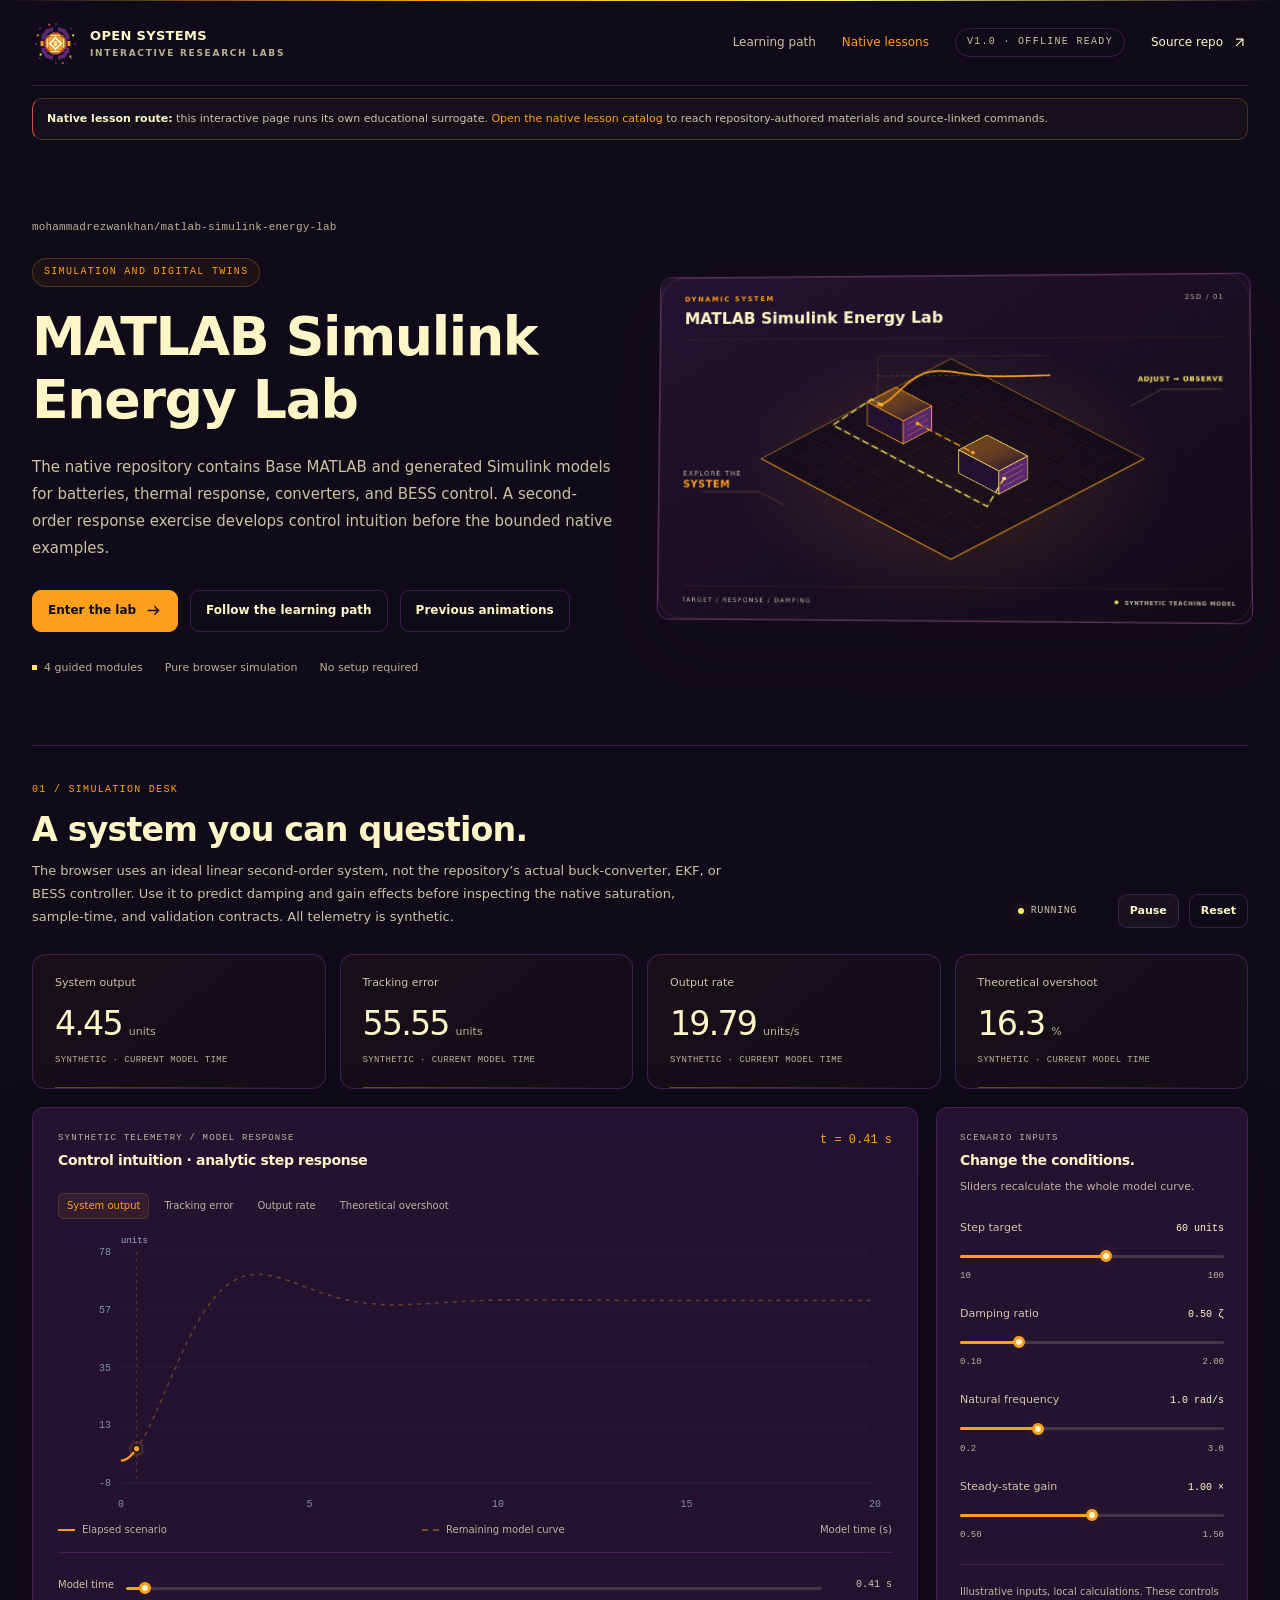
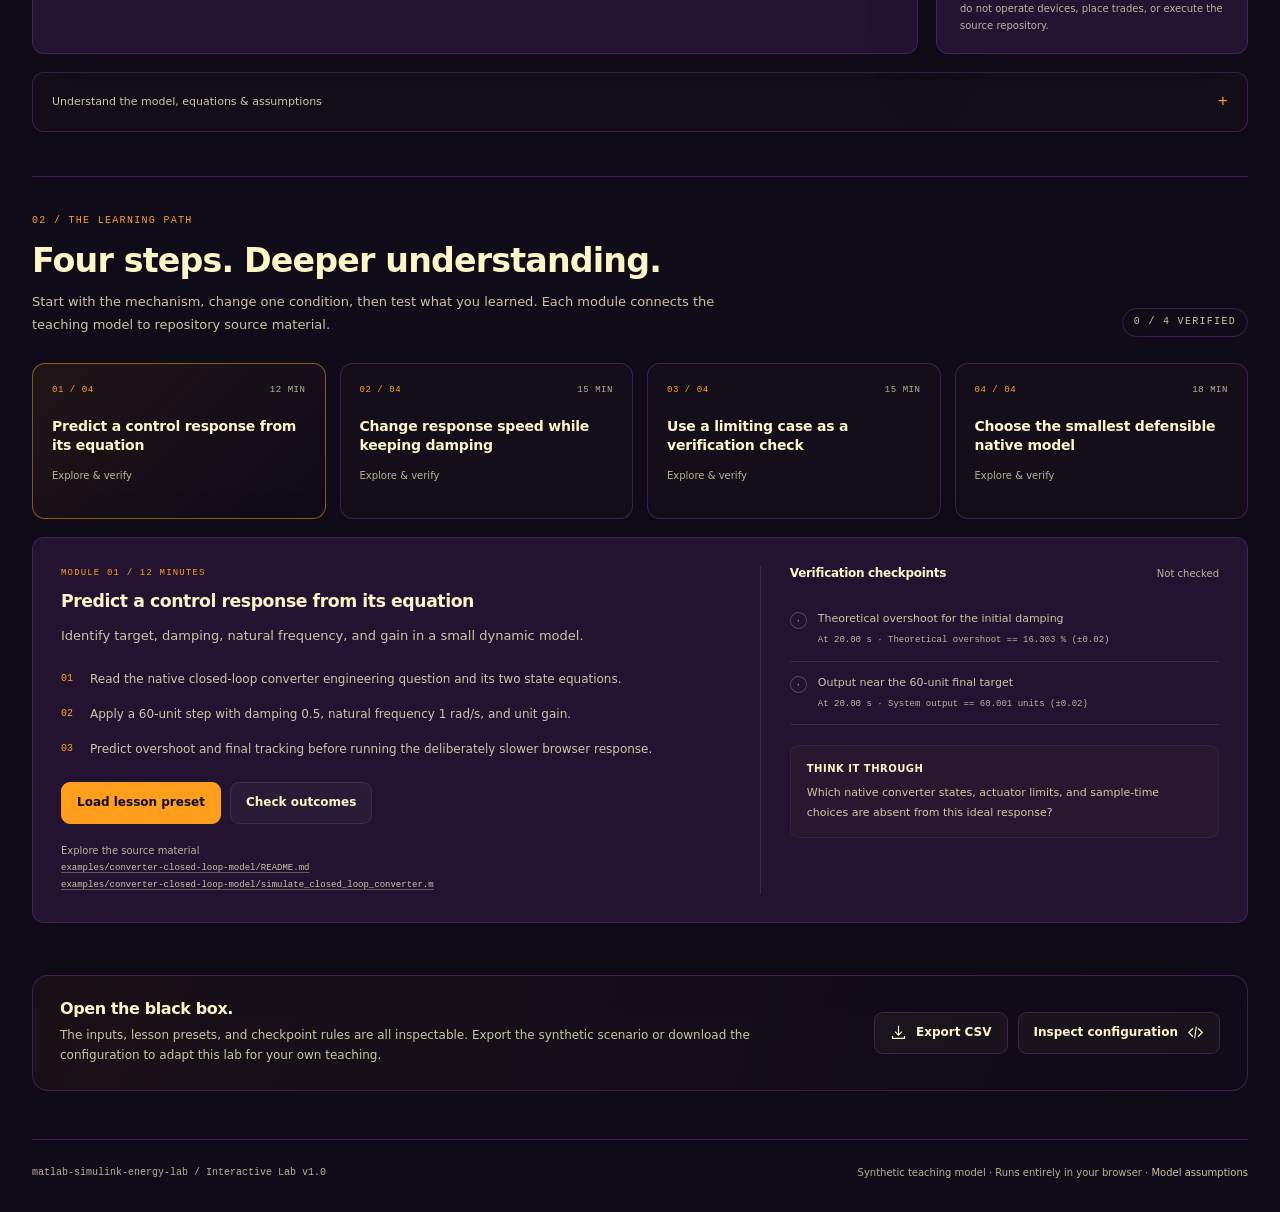
<file: transfer/matlab-simulink-energy-lab/docs/index.html>
<!doctype html>
<html data-avatar-brand="dashboard" data-flagship-build="be32d59612fd29f0a9479d74acdd58006a31e7242b1de181f25dce5ef5389ff1" lang="en" data-flagship-repo="mohammadrezwankhan/matlab-simulink-energy-lab" data-flagship-version="1.0">
<head>
<meta charset="utf-8">
<meta name="viewport" content="width=device-width,initial-scale=1">
<meta name="color-scheme" content="dark">
<meta name="description" content="Run reduced-order battery, thermal, converter and BESS control models with transparent equations and repeatable testing.">
<title>MATLAB Simulink Energy Lab · Interactive learning lab</title>
<style>
:root{--primary:#ff9f1c;--secondary:#ffe66d;--surface:#100b18;--glow:rgba(255,159,28,.35);--p-rgb:0,229,255;--s-rgb:0,230,118;--ink:#fff6c8;--muted:#fff6c8;--faint:#fff6c8b8;--border:rgba(255,246,200,.14);--card:rgba(16,11,24,.76);--radius:20px;--shadow:0 24px 70px rgba(16,11,24,.18);font-family:Inter,ui-sans-serif,system-ui,-apple-system,BlinkMacSystemFont,"Segoe UI",sans-serif;color:var(--ink);background:#100b18;font-synthesis:none}
*{box-sizing:border-box}html{scroll-behavior:smooth;scroll-padding-top:24px}body{margin:0;background:radial-gradient(ellipse 65% 550px at 82% 0,rgba(var(--p-rgb),.065),transparent),linear-gradient(180deg,var(--surface) -600px,#100b18 900px);font-size:14px;line-height:1.65}body:before{content:"";position:absolute;inset:0 0 auto;height:1px;background:linear-gradient(90deg,transparent,var(--primary),var(--secondary),transparent)}button,input,select{font:inherit}button,a,input,summary{touch-action:manipulation}button{cursor:pointer}a{color:var(--primary);text-decoration:none}a:hover{text-decoration:underline}button:focus-visible,a:focus-visible,summary:focus-visible,input:focus-visible{outline:2px solid var(--primary);outline-offset:4px}button:disabled{cursor:default;opacity:.45}::selection{background:rgba(var(--p-rgb),.28)}h1,h2,h3,p{margin:0}h1,h2,h3{line-height:1.17;letter-spacing:-.035em}h1{font-size:clamp(2.25rem,4.2vw,4rem);font-weight:640;max-width:730px;text-wrap:balance}h2{font-size:clamp(1.6rem,2.6vw,2.25rem);font-weight:580}h3{font-size:1.08rem;font-weight:600}button svg,a svg{width:17px;height:17px;flex:none}svg{overflow:visible}.shell{width:min(1320px,calc(100% - 64px));margin:auto}.topbar{min-height:86px;display:flex;align-items:center;justify-content:space-between;gap:24px;border-bottom:1px solid var(--border)}.brand{display:flex;align-items:center;gap:12px;color:var(--ink);letter-spacing:.025em;font-weight:650;font-size:13px;white-space:nowrap}.brand:hover{text-decoration:none}.brand-icon{width:34px;height:37px;color:var(--primary)}.brand small{display:block;color:var(--faint);font-size:9px;letter-spacing:.19em;font-weight:600;line-height:1.4}.topnav{display:flex;gap:26px;align-items:center;font-size:12px}.topnav a{color:var(--muted)}.topnav .source-link{color:var(--ink);display:flex;align-items:center;gap:8px}.tag,.eyebrow{font-family:ui-monospace,SFMono-Regular,Consolas,monospace;font-size:10px;letter-spacing:.13em;text-transform:uppercase}.tag{border:1px solid var(--border);border-radius:999px;padding:5px 11px;color:var(--muted);display:inline-flex;gap:7px;align-items:center;white-space:nowrap}.tag.accent{color:var(--primary);border-color:rgba(var(--p-rgb),.23);background:rgba(var(--p-rgb),.055)}.hero{display:grid;grid-template-columns:1fr 1.02fr;align-items:center;gap:40px;padding:66px 0 56px}.hero-copy{padding:12px 0}.repo-path{font-family:ui-monospace,SFMono-Regular,Consolas,monospace;color:var(--faint);font-size:11px;letter-spacing:.015em;overflow-wrap:anywhere;margin-bottom:22px}.hero-title{margin-top:19px}.hero-summary{font-size:15px;line-height:1.8;color:var(--muted);max-width:600px;margin-top:22px}.hero-actions{display:flex;gap:12px;flex-wrap:wrap;margin-top:28px}.btn{display:inline-flex;align-items:center;justify-content:center;gap:9px;min-height:42px;border:1px solid var(--border);border-radius:9px;padding:9px 15px;font-size:12px;font-weight:600;color:var(--ink);background:rgba(255,246,200,.035);transition:background .16s,border-color .16s,transform .16s;text-align:center}.btn:hover{background:rgba(255,246,200,.075);text-decoration:none;border-color:rgba(255,246,200,.28)}.btn.primary{color:#100b18;background:var(--primary);border-color:var(--primary);box-shadow:0 4px 24px rgba(var(--p-rgb),.10)}.btn.primary:hover{filter:brightness(1.08)}.btn.quiet{background:transparent}.btn.compact{min-height:34px;padding:6px 11px;font-size:11px}.btn.icon{padding:8px;min-width:36px}.hero-notes{margin-top:27px;display:flex;gap:22px;align-items:center;font-size:11px;color:var(--faint)}.hero-notes span{display:flex;align-items:center;gap:7px}.mini-square{width:5px;height:5px;background:var(--secondary);display:inline-block}.hero-art{position:relative;min-width:0;transform:perspective(1100px) rotateY(-3deg) rotateX(2deg);transform-origin:center;filter:drop-shadow(0 30px 34px rgba(16,11,24,.23))}.hero-art:after{content:"";position:absolute;inset:0;border-radius:24px;border:1px solid rgba(var(--p-rgb),.14);pointer-events:none}.hero-art>svg{display:block;width:100%;height:auto;border-radius:24px}.section{padding:36px 0 44px;border-top:1px solid var(--border)}.section-heading{display:flex;align-items:flex-end;justify-content:space-between;gap:24px;margin-bottom:26px}.eyebrow{color:var(--primary);margin-bottom:13px}.section-description{font-size:13px;color:var(--muted);margin-top:10px;max-width:690px;line-height:1.75}.section-controls{display:flex;align-items:center;gap:10px;flex:none}.run-status{font-family:ui-monospace,SFMono-Regular,Consolas,monospace;font-size:10px;letter-spacing:.06em;color:var(--muted);display:flex;align-items:center;gap:7px;min-width:90px}.run-status .dot{width:6px;height:6px;border-radius:50%;background:var(--secondary);box-shadow:0 0 13px rgba(var(--s-rgb),.4)}.run-status.paused .dot{background:var(--faint);box-shadow:none}.metric-grid{display:grid;grid-template-columns:repeat(4,minmax(0,1fr));gap:14px;margin-bottom:18px}.metric-card{border:1px solid var(--border);border-radius:14px;background:linear-gradient(140deg,rgba(var(--p-rgb),.035),rgba(255,246,200,.014));padding:20px 22px;min-width:0;position:relative;overflow:hidden}.metric-card:before{content:"";position:absolute;left:22px;right:22px;bottom:0;height:1px;background:linear-gradient(90deg,var(--primary),transparent);opacity:.4}.metric-label{font-size:11px;color:var(--muted);white-space:normal;line-height:1.4;min-height:16px}.metric-reading{display:flex;align-items:baseline;gap:7px;margin-top:11px;white-space:nowrap;font-variant-numeric:tabular-nums}.metric-value{font-size:clamp(1.7rem,2.6vw,2.35rem);font-weight:540;line-height:1.3;letter-spacing:-.055em}.metric-unit{color:var(--faint);font-size:11px}.metric-caption{font-family:ui-monospace,SFMono-Regular,Consolas,monospace;font-size:9px;color:var(--faint);margin-top:7px;letter-spacing:.04em}.workbench{display:grid;grid-template-columns:minmax(0,1fr) 312px;gap:18px}.panel{border:1px solid var(--border);border-radius:var(--radius);background:var(--card);box-shadow:var(--shadow);min-width:0}.chart-panel{padding:23px 25px 18px;overflow:hidden}.panel-topline{display:flex;align-items:flex-start;justify-content:space-between;gap:20px}.panel-kicker{color:var(--faint);font-family:ui-monospace,SFMono-Regular,Consolas,monospace;font-size:9px;letter-spacing:.13em;text-transform:uppercase;margin-bottom:6px}.panel-title{font-size:14px;font-weight:600;letter-spacing:-.02em;line-height:1.4}.chart-time{font-family:ui-monospace,SFMono-Regular,Consolas,monospace;font-size:12px;color:var(--primary);white-space:nowrap}.chart-tabs{display:flex;gap:6px;flex-wrap:wrap;margin-top:22px}.chart-tab{border:1px solid transparent;background:transparent;color:var(--faint);border-radius:6px;padding:5px 8px;font-size:10px;line-height:1.4}.chart-tab:hover{color:var(--ink);background:rgba(255,246,200,.04)}.chart-tab[aria-pressed=true]{background:rgba(var(--p-rgb),.075);color:var(--primary);border-color:rgba(var(--p-rgb),.16)}.canvas-wrap{position:relative;width:100%;height:285px;margin-top:14px}canvas{display:block;width:100%;height:100%}.chart-legend{display:flex;justify-content:space-between;align-items:center;gap:15px;color:var(--faint);font-size:10px;padding:4px 0 14px;border-bottom:1px solid var(--border)}.chart-legend span{display:flex;align-items:center;gap:7px}.legend-line{display:inline-block;width:17px;height:2px;background:var(--primary)}.legend-line.future{height:0;background:none;border-top:2px dashed rgba(var(--p-rgb),.4)}.time-control{display:flex;align-items:center;gap:12px;margin-top:15px}.time-control label{font-size:10px;color:var(--muted);white-space:nowrap}.time-control input{flex:1;min-width:0}.time-control output{font-family:ui-monospace,SFMono-Regular,Consolas,monospace;color:var(--muted);font-size:10px;min-width:58px;text-align:right}.controls-panel{padding:23px 23px 19px}.panel-subtitle{font-size:11px;color:var(--faint);margin-top:7px;line-height:1.6}.sliders{margin-top:24px}.slider-item{margin-top:22px}.slider-item:first-child{margin-top:0}.slider-label{display:flex;align-items:baseline;justify-content:space-between;gap:8px;font-size:11px;color:var(--muted);line-height:1.5}.slider-label output{font-family:ui-monospace,SFMono-Regular,Consolas,monospace;color:var(--ink);font-size:10px;white-space:nowrap}.slider-range{display:flex;justify-content:space-between;font-family:ui-monospace,SFMono-Regular,Consolas,monospace;font-size:9px;color:var(--faint);margin-top:1px}input[type=range]{appearance:none;-webkit-appearance:none;display:block;width:100%;height:22px;margin:9px 0 2px;background:transparent;cursor:pointer}input[type=range]::-webkit-slider-runnable-track{height:3px;border-radius:8px;background:linear-gradient(90deg,var(--primary) 0,var(--primary) var(--fill,50%),rgba(255,246,200,.15) var(--fill,50%))}input[type=range]::-moz-range-track{height:3px;border-radius:8px;background:rgba(255,246,200,.15)}input[type=range]::-moz-range-progress{height:3px;background:var(--primary)}input[type=range]::-webkit-slider-thumb{appearance:none;-webkit-appearance:none;width:12px;height:12px;background:#fff6c8;border:3px solid var(--primary);border-radius:50%;margin-top:-4.5px;box-shadow:0 0 12px rgba(var(--p-rgb),.15)}input[type=range]::-moz-range-thumb{width:7px;height:7px;background:#fff6c8;border:3px solid var(--primary);border-radius:50%}.controls-note{padding-top:18px;margin-top:21px;border-top:1px solid var(--border);color:var(--faint);font-size:10px;line-height:1.7}.method{margin-top:18px;border:1px solid var(--border);border-radius:12px;background:rgba(255,246,200,.014)}.method summary{cursor:pointer;display:flex;align-items:center;justify-content:space-between;gap:18px;padding:15px 19px;color:var(--muted);font-size:11px;list-style:none}.method summary::-webkit-details-marker{display:none}.method summary:after{content:"+";font-family:ui-monospace,monospace;color:var(--primary);font-size:17px}.method[open] summary:after{content:"−"}.method-body{padding:3px 21px 20px}.equation{font-family:ui-monospace,SFMono-Regular,Consolas,monospace;font-size:11px;color:var(--primary);line-height:1.9;white-space:pre-wrap;overflow-wrap:anywhere;padding:14px 16px;border-radius:9px;background:rgba(var(--p-rgb),.035);margin:0 0 14px}.method-body ul{padding-left:18px;margin:0;color:var(--muted);font-size:11px;line-height:1.8}.method-body li+li{margin-top:4px}.module-grid{display:grid;grid-template-columns:repeat(4,minmax(0,1fr));gap:14px;margin-bottom:18px}.module-button{display:flex;flex-direction:column;text-align:left;border:1px solid var(--border);border-radius:13px;background:rgba(255,246,200,.015);padding:19px;min-height:156px;color:var(--ink);width:100%;position:relative;transition:border-color .2s,background .2s}.module-button:hover{border-color:rgba(var(--p-rgb),.35);background:rgba(var(--p-rgb),.025)}.module-button[aria-selected=true]{border-color:rgba(var(--p-rgb),.5);background:linear-gradient(135deg,rgba(var(--p-rgb),.065),transparent)}.module-meta{font-family:ui-monospace,SFMono-Regular,Consolas,monospace;display:flex;align-items:center;justify-content:space-between;gap:8px;font-size:9px;color:var(--faint);letter-spacing:.06em;width:100%;margin-bottom:19px}.module-index{color:var(--primary)}.module-title{font-size:14px;font-weight:570;line-height:1.4;letter-spacing:-.015em;overflow-wrap:anywhere}.module-state{font-size:10px;color:var(--faint);margin-top:12px}.module-state.completed{color:var(--secondary)}.lesson-panel{padding:28px;display:grid;grid-template-columns:minmax(0,1.18fr) minmax(280px,.82fr);gap:38px}.lesson-eyebrow{font-family:ui-monospace,SFMono-Regular,Consolas,monospace;color:var(--primary);font-size:9px;letter-spacing:.13em;text-transform:uppercase;margin-bottom:10px}.lesson-objective{font-size:13px;color:var(--muted);line-height:1.8;margin-top:13px}.lesson-steps{list-style:none;counter-reset:steps;padding:0;margin:22px 0}.lesson-steps li{counter-increment:steps;position:relative;padding-left:29px;color:var(--muted);font-size:12px;line-height:1.8;margin-top:13px}.lesson-steps li:before{content:counter(steps,decimal-leading-zero);position:absolute;left:0;top:1px;color:var(--primary);font-family:ui-monospace,monospace;font-size:10px}.lesson-actions{display:flex;flex-wrap:wrap;gap:9px;margin-top:21px}.check-area{border-left:1px solid var(--border);padding-left:29px;min-width:0}.checks-heading{display:flex;justify-content:space-between;gap:10px;align-items:baseline}.checks-heading h3{font-size:12px;letter-spacing:0}.check-status{color:var(--faint);font-size:10px}.checks{margin-top:16px}.check-row{padding:12px 0;border-bottom:1px solid var(--border)}.check-top{display:flex;gap:11px;align-items:flex-start;font-size:11px;color:var(--muted);line-height:1.65}.check-icon{width:17px;height:17px;flex:none;border:1px solid rgba(255,246,200,.25);border-radius:50%;font-size:10px;text-align:center;line-height:15px;color:var(--faint);margin-top:2px}.check-row.pass .check-icon{border-color:rgba(var(--s-rgb),.4);color:var(--secondary);background:rgba(var(--s-rgb),.07)}.check-row.fail .check-icon{border-color:rgba(255,246,200,.4);color:#fff6c8}.check-value{font-family:ui-monospace,SFMono-Regular,Consolas,monospace;font-size:9px;color:var(--faint);padding-left:28px;margin-top:4px;line-height:1.7;overflow-wrap:anywhere}.check-row.pass .check-value{color:var(--secondary)}.check-row.fail .check-value{color:#fff6c8}.reflection{font-size:11px;line-height:1.8;color:var(--muted);padding:14px 16px;border-radius:9px;background:rgba(var(--p-rgb),.03);border:1px solid rgba(var(--p-rgb),.08);margin-top:20px}.reflection strong{display:block;color:var(--ink);font-size:10px;letter-spacing:.05em;margin-bottom:5px;text-transform:uppercase;font-weight:600}.lesson-sources{margin-top:17px;font-size:10px;color:var(--faint);line-height:1.9;overflow-wrap:anywhere}.lesson-sources a{display:block;color:var(--muted);font-family:ui-monospace,SFMono-Regular,Consolas,monospace;font-size:9px;text-decoration:underline;text-decoration-color:rgba(255,246,200,.3);text-underline-offset:3px}.about-strip{display:flex;align-items:center;justify-content:space-between;gap:30px;border:1px solid var(--border);border-radius:16px;padding:24px 27px;background:linear-gradient(105deg,rgba(var(--p-rgb),.045),transparent);margin:8px 0 48px}.about-strip h3{font-size:16px;font-weight:550}.about-strip p{font-size:12px;color:var(--muted);margin-top:7px;max-width:760px}.about-actions{display:flex;gap:10px;flex:none}.footer{display:flex;justify-content:space-between;gap:20px;align-items:center;border-top:1px solid var(--border);padding:25px 0 31px;font-size:10px;color:var(--faint)}.footer span:first-child{font-family:ui-monospace,SFMono-Regular,Consolas,monospace}.footer a{color:var(--muted)}.toast{position:fixed;left:50%;bottom:23px;transform:translateX(-50%) translateY(14px);border:1px solid rgba(var(--p-rgb),.25);background:#231331;box-shadow:0 15px 50px rgba(16,11,24,.4);padding:11px 17px;border-radius:10px;color:var(--ink);font-size:12px;opacity:0;pointer-events:none;max-width:min(90vw,600px);width:max-content;z-index:10;transition:opacity .2s,transform .2s}.toast.visible{opacity:1;transform:translateX(-50%) translateY(0)}.drawer{position:fixed;inset:0 0 0 auto;margin:0;height:100dvh;max-height:100dvh;width:min(650px,100%);max-width:100%;border:0;border-left:1px solid var(--border);padding:0;background:#231331;color:var(--ink);box-shadow:-25px 0 100px rgba(16,11,24,.4)}.drawer::backdrop{background:rgba(16,11,24,.75);backdrop-filter:blur(5px)}.drawer-layout{display:flex;flex-direction:column;height:100%;min-height:0}.drawer-header{padding:25px 27px 20px;border-bottom:1px solid var(--border);flex:none}.drawer-header-row{display:flex;justify-content:space-between;align-items:flex-start;gap:20px}.drawer h2{font-size:24px}.drawer-intro{font-size:12px;color:var(--muted);line-height:1.8;margin-top:13px}.drawer-toolbar{display:flex;gap:9px;flex-wrap:wrap;margin-top:18px}.drawer-body{padding:22px 27px;overflow:auto;min-height:0}.config-meta{display:grid;grid-template-columns:1fr 1fr;gap:12px;margin-bottom:18px}.config-meta div{padding:12px;background:rgba(255,246,200,.025);border:1px solid var(--border);border-radius:9px;font-size:11px;color:var(--muted);overflow-wrap:anywhere}.config-meta strong{display:block;font-family:ui-monospace,monospace;font-size:9px;color:var(--faint);letter-spacing:.1em;font-weight:500;text-transform:uppercase;margin-bottom:4px}.code-label{font-family:ui-monospace,monospace;font-size:10px;color:var(--primary);margin:20px 0 11px}.config-code{font-family:ui-monospace,SFMono-Regular,Consolas,monospace;font-size:10px;line-height:1.8;margin:0;padding:17px;background:#100b18;border:1px solid var(--border);border-radius:10px;white-space:pre;overflow:auto;tab-size:2;max-width:100%;color:#fff6c8}.drawer-footer{border-top:1px solid var(--border);font-size:10px;color:var(--faint);padding:14px 27px;flex:none}.visually-hidden{position:absolute!important;width:1px;height:1px;padding:0;margin:-1px;overflow:hidden;clip:rect(0,0,0,0);white-space:nowrap;border:0}.skip-link{position:absolute;left:20px;top:-100px;background:var(--primary);color:#100b18;border-radius:6px;padding:10px 18px;z-index:99}.skip-link:focus{top:12px}.error-banner{border:1px solid #fff6c8;border-radius:12px;background:#231331;color:#fff6c8;padding:20px;margin:30px auto}.hidden{display:none!important}
@media(min-width:1440px){.hero{gap:65px}.hero-art{margin-left:0;margin-right:-6px}.canvas-wrap{height:310px}}
@media(max-width:1100px){.shell{width:calc(100% - 44px)}.hero{gap:28px;padding-top:48px}.hero-summary{font-size:13px}.workbench{grid-template-columns:minmax(0,1fr) 280px}.controls-panel{padding:20px}.module-button{padding:16px}.lesson-panel{gap:26px}.check-area{padding-left:24px}.topnav{gap:19px}.metric-card{padding:17px}.metric-card:before{left:17px;right:17px}}
@media(max-width:820px){.hero{grid-template-columns:1fr;gap:30px;padding:37px 0 35px}.hero-copy{max-width:640px}.hero-title{font-size:clamp(2.35rem,6.5vw,3.9rem)}.hero-summary{font-size:14px;max-width:660px}.hero-art{max-width:720px;width:100%;transform:none}.repo-path{margin-bottom:16px}.hero-notes{margin-top:23px}.workbench{grid-template-columns:1fr}.controls-panel{display:block;padding:23px}.sliders{display:grid;grid-template-columns:repeat(2,minmax(0,1fr));gap:21px 32px;margin-top:23px}.slider-item{margin:0}.controls-note{margin-top:21px;padding-top:14px}.metric-value{font-size:1.75rem}.metric-label{font-size:10px;min-height:28px}.metric-reading{gap:4px}.metric-unit{font-size:9px}.metric-caption{font-size:8px}.module-grid{grid-template-columns:repeat(2,minmax(0,1fr))}.module-button{min-height:139px}.lesson-panel{grid-template-columns:1fr;padding:24px;gap:25px}.check-area{padding-left:0;border-left:0;border-top:1px solid var(--border);padding-top:25px}.about-strip{align-items:flex-start;flex-direction:column;gap:20px}.section-controls{gap:8px}.section-heading{gap:20px}.topnav .nav-secondary{display:none}.canvas-wrap{height:290px}}
@media(max-width:560px){.shell{width:calc(100% - 32px)}.topbar{min-height:73px;gap:12px}.brand{gap:8px;font-size:11px}.brand-icon{width:27px;height:30px}.brand small{font-size:7px}.topnav{gap:10px}.topnav .tag{display:none}.topnav .source-link{font-size:11px;gap:5px}.hero{padding-top:30px;gap:25px}.hero-title{font-size:clamp(2rem,8.8vw,2.8rem);line-height:1.12}.hero-summary{font-size:13px;margin-top:18px}.hero-actions{margin-top:22px;gap:8px}.btn{padding:9px 12px;font-size:11px;min-height:41px}.hero-notes{font-size:9px;gap:15px}.hero-art>svg{border-radius:15px}.hero-art:after{border-radius:15px}.tag{font-size:8px;padding:4px 9px}.repo-path{font-size:9px;margin-bottom:14px}.section{padding:29px 0 32px}.section-heading{display:block;margin-bottom:21px}.eyebrow{font-size:9px;margin-bottom:11px}.section-description{font-size:12px}.section-controls{margin-top:18px}.metric-grid{grid-template-columns:repeat(2,minmax(0,1fr));gap:10px;margin-bottom:14px}.metric-label{min-height:0;font-size:10px}.metric-value{font-size:2rem}.metric-card{padding:16px}.metric-caption{font-size:8px}.metric-unit{font-size:10px}.workbench{gap:14px}.chart-panel{padding:19px 14px 16px}.panel-topline{gap:13px}.panel-title{font-size:12px}.chart-time{font-size:10px}.chart-tabs{gap:4px;margin-top:18px}.chart-tab{font-size:9px;padding:5px 6px}.canvas-wrap{height:240px;margin-top:10px}.chart-legend{font-size:8px;gap:10px;align-items:flex-start}.chart-legend span{gap:5px;line-height:1.5}.legend-line{width:13px;margin-top:5px;flex:none}.time-control{gap:8px}.time-control label,.time-control output{font-size:9px}.time-control output{min-width:47px}.controls-panel{padding:20px}.sliders{grid-template-columns:1fr;gap:22px}.slider-label{font-size:11px}.method summary{font-size:10px;padding:13px 15px}.method-body{padding:2px 15px 17px}.equation{font-size:10px;padding:12px}.module-grid{gap:10px;margin-bottom:14px}.module-button{padding:14px;min-height:145px}.module-meta{font-size:8px;margin-bottom:15px}.module-title{font-size:12px}.module-state{font-size:9px}.lesson-panel{padding:20px}.lesson-objective{font-size:12px}.lesson-steps li{font-size:11px}.lesson-sources a{font-size:9px}.about-strip{padding:21px;margin-bottom:34px}.about-strip h3{font-size:15px}.about-strip p{font-size:11px}.about-actions{flex-wrap:wrap;gap:8px}.footer{display:block;font-size:9px;padding:22px 0}.footer span{display:block}.footer span+span{margin-top:9px}.drawer-header{padding:22px 19px 18px}.drawer-body{padding:18px 19px}.drawer-footer{padding:13px 19px}.drawer h2{font-size:21px}.drawer-intro{font-size:11px}.config-code{font-size:9px;padding:13px}.config-meta{gap:9px}.config-meta div{font-size:10px;padding:10px}.toast{font-size:11px;bottom:15px;max-width:calc(100vw - 26px)}}
@media(prefers-reduced-motion:reduce){html{scroll-behavior:auto}*,*:before,*:after{animation:none!important;transition:none!important}.hero-art{transform:none}}

.native-lessons-link{white-space:nowrap;color:var(--primary)!important}.native-surface-note{margin:12px 0 0;padding:11px 14px;border:1px solid rgba(var(--p-rgb),.24);border-left:4px solid #d94a4a;border-radius:8px;background:rgba(255,246,200,.025);color:var(--muted);font-size:11px;line-height:1.65}.native-surface-note strong{color:var(--ink)}.native-surface-note a{color:var(--primary)}@media(max-width:560px){.native-lessons-link{font-size:10px}.native-surface-note{margin-top:8px;padding:9px 11px}}
</style>
<link rel="stylesheet" href="visuals/brand-uniformity/brand.css">
</head>
<body>
<a class="skip-link" href="#simulation">Skip to simulation</a>
<div class="shell" id="app-shell">
<header class="topbar">
<a class="brand" href="#top" aria-label="Open Systems Lab home"><img class="brand-avatar" data-brand-decoration="true" src="visuals/brand-uniformity/avatar.svg" width="48" height="48" alt=""><svg class="brand-icon" viewBox="0 0 36 40" fill="none" aria-hidden="true"><path d="M18 2 34 11v18L18 38 2 29V11Z" stroke="currentColor" stroke-width="1.4"/><path d="m2 11 16 9 16-9M18 20v18M10 15.5v-9M26 24.5v9" stroke="currentColor" stroke-opacity=".45"/><path d="m18 10 8 4.5v9L18 28l-8-4.5v-9Z" fill="currentColor" fill-opacity=".16" stroke="currentColor" stroke-width="1.1"/></svg><span>OPEN SYSTEMS<small>INTERACTIVE RESEARCH LABS</small></span></a>
<nav class="topnav" aria-label="Main navigation"><a class="nav-secondary" href="#lessons">Learning path</a><a class="native-lessons-link" href="native-lessons.html">Native lessons</a><span class="tag">v1.0 · offline ready</span><a class="source-link" id="top-source" href="#sources" target="_blank" rel="noopener noreferrer">Source repo <svg viewBox="0 0 20 20" fill="none" aria-hidden="true"><path d="M6 14 14 6M6 6h8v8" stroke="currentColor" stroke-width="1.4"/></svg></a></nav>
</header>
<aside class="native-surface-note" role="note"><strong>Native lesson route:</strong> this interactive page runs its own educational surrogate. <a href="native-lessons.html">Open the native lesson catalog</a> to reach repository-authored materials and source-linked commands.</aside><main id="top">
<section class="hero" aria-labelledby="hero-title">
<div class="hero-copy"><p class="repo-path" id="repo-path"></p><span class="tag accent" id="domain-tag">INTERACTIVE ENGINEERING LAB</span><h1 class="hero-title" id="hero-title">Explore the system.</h1><p class="hero-summary" id="hero-summary"></p><div class="hero-actions"><a class="btn primary" href="#simulation">Enter the lab <svg viewBox="0 0 20 20" fill="none" aria-hidden="true"><path d="M3 10h13m-5-5 5 5-5 5" stroke="currentColor" stroke-width="1.5"/></svg></a><a class="btn quiet" href="#lessons">Follow the learning path</a><a class="btn quiet previous-animations-link" href="animations/">Previous animations</a></div><div class="hero-notes"><span><i class="mini-square" aria-hidden="true"></i><span id="hero-module-count">4 guided modules</span></span><span>Pure browser simulation</span><span>No setup required</span></div></div>
<div class="hero-art"><svg xmlns="http://www.w3.org/2000/svg" width="960" height="560" viewBox="0 0 960 560" role="img" aria-labelledby="h-matlab-simulink-energy-lab-title h-matlab-simulink-energy-lab-desc">
<title id="h-matlab-simulink-energy-lab-title">MATLAB Simulink Energy Lab — 2.5D teaching laboratory</title>
<desc id="h-matlab-simulink-energy-lab-desc">An isometric vector illustration of dynamic system. Decorative animation only; all dashboard telemetry is synthetic.</desc>
<defs>
      <linearGradient id="h-matlab-simulink-energy-lab-bg" x2="1" y2="1"><stop stop-color="#231331"/><stop offset="1" stop-color="#100b18"/></linearGradient>
      <linearGradient id="h-matlab-simulink-energy-lab-top" x2="0.8" y2="1"><stop stop-color="#ff9f1c" stop-opacity=".3"/><stop offset="1" stop-color="#231331"/></linearGradient>
      <radialGradient id="h-matlab-simulink-energy-lab-halo"><stop stop-color="#ff9f1c" stop-opacity=".16"/><stop offset="1" stop-color="#ff9f1c" stop-opacity="0"/></radialGradient>
      <pattern id="h-matlab-simulink-energy-lab-dots" width="24" height="24" patternUnits="userSpaceOnUse"><circle cx="1" cy="1" r=".7" fill="#fff6c8" opacity=".12"/></pattern>
      <clipPath id="h-matlab-simulink-energy-lab-clip"><rect width="960" height="560" rx="24"/></clipPath>
    </defs>
    <style>
      text{font-family:ui-sans-serif,system-ui,-apple-system,BlinkMacSystemFont,'Segoe UI',sans-serif}
      .flow{animation:h-matlab-simulink-energy-lab-flow 4.8s linear 1 both}
      .float{animation:h-matlab-simulink-energy-lab-float 4.8s ease-in-out 1 both}
      .signal{animation:h-matlab-simulink-energy-lab-signal 4.8s ease-in-out 1 both}
      @keyframes h-matlab-simulink-energy-lab-flow{to{stroke-dashoffset:-34}}
      @keyframes h-matlab-simulink-energy-lab-float{50%{transform:translateY(-6px)}}
      @keyframes h-matlab-simulink-energy-lab-signal{50%{opacity:.35}}
      @media(prefers-reduced-motion:reduce){.flow,.float,.signal{animation:none!important}}
    </style>
    <g clip-path="url(#h-matlab-simulink-energy-lab-clip)">
      <rect width="960" height="560" rx="24" fill="url(#h-matlab-simulink-energy-lab-bg)"/>
      <rect width="960" height="560" fill="url(#h-matlab-simulink-energy-lab-dots)"/>
      <ellipse cx="480" cy="326" rx="360" ry="225" fill="url(#h-matlab-simulink-energy-lab-halo)"/>
      <path d="M40 102H920" stroke="#ff9f1c" stroke-opacity=".16"/>

<text x="40" y="39" fill="#ff9f1c" font-size="11" font-weight="700" letter-spacing="2.8">DYNAMIC SYSTEM</text>
<text x="40" y="76" fill="#fff6c8" font-size="26" font-weight="600" >MATLAB Simulink Energy Lab</text>
<text x="920" y="40" fill="#fff6c8b8" font-size="11" font-weight="500" text-anchor="end" letter-spacing="2">25D / 01</text>
<polygon points="480.0,135.2 790.8,298.0 480.0,460.8 169.2,298.0" fill="#100b18" stroke="#ff9f1c" stroke-width="1.2" opacity="0.7" />
<polyline points="509.4,150.6 198.6,313.4" fill="none" stroke="#ff9f1c" stroke-width="0.7" opacity="0.14" stroke-linecap="round" stroke-linejoin="round" />
<polyline points="450.6,150.6 761.4,313.4" fill="none" stroke="#ff9f1c" stroke-width="0.7" opacity="0.14" stroke-linecap="round" stroke-linejoin="round" />
<polyline points="551.4,172.6 240.6,335.4" fill="none" stroke="#ff9f1c" stroke-width="0.7" opacity="0.14" stroke-linecap="round" stroke-linejoin="round" />
<polyline points="408.6,172.6 719.4,335.4" fill="none" stroke="#ff9f1c" stroke-width="0.7" opacity="0.14" stroke-linecap="round" stroke-linejoin="round" />
<polyline points="593.4,194.6 282.6,357.4" fill="none" stroke="#ff9f1c" stroke-width="0.7" opacity="0.14" stroke-linecap="round" stroke-linejoin="round" />
<polyline points="366.6,194.6 677.4,357.4" fill="none" stroke="#ff9f1c" stroke-width="0.7" opacity="0.14" stroke-linecap="round" stroke-linejoin="round" />
<polyline points="635.4,216.6 324.6,379.4" fill="none" stroke="#ff9f1c" stroke-width="0.7" opacity="0.14" stroke-linecap="round" stroke-linejoin="round" />
<polyline points="324.6,216.6 635.4,379.4" fill="none" stroke="#ff9f1c" stroke-width="0.7" opacity="0.14" stroke-linecap="round" stroke-linejoin="round" />
<polyline points="677.4,238.6 366.6,401.4" fill="none" stroke="#ff9f1c" stroke-width="0.7" opacity="0.14" stroke-linecap="round" stroke-linejoin="round" />
<polyline points="282.6,238.6 593.4,401.4" fill="none" stroke="#ff9f1c" stroke-width="0.7" opacity="0.14" stroke-linecap="round" stroke-linejoin="round" />
<polyline points="719.4,260.6 408.6,423.4" fill="none" stroke="#ff9f1c" stroke-width="0.7" opacity="0.14" stroke-linecap="round" stroke-linejoin="round" />
<polyline points="240.6,260.6 551.4,423.4" fill="none" stroke="#ff9f1c" stroke-width="0.7" opacity="0.14" stroke-linecap="round" stroke-linejoin="round" />
<polyline points="761.4,282.6 450.6,445.4" fill="none" stroke="#ff9f1c" stroke-width="0.7" opacity="0.14" stroke-linecap="round" stroke-linejoin="round" />
<polyline points="198.6,282.6 509.4,445.4" fill="none" stroke="#ff9f1c" stroke-width="0.7" opacity="0.14" stroke-linecap="round" stroke-linejoin="round" />
<polyline points="169.2,298.0 480.0,460.8 790.8,298.0" fill="none" stroke="#ff9f1c" stroke-width="1.8" opacity="0.6" stroke-linecap="round" stroke-linejoin="round" />
<g class="float">
<polygon points="343.5,243.1 402.3,273.9 402.3,236.4 343.5,205.6" fill="#231331" stroke="#ff9f1c" stroke-width="1.2" opacity="0.95" />
<polygon points="448.5,249.7 402.3,273.9 402.3,236.4 448.5,212.2" fill="#5c2a72" stroke="#ff9f1c" stroke-width="1.2" opacity="0.95" />
<polygon points="389.7,181.4 448.5,212.2 402.3,236.4 343.5,205.6" fill="url(#h-matlab-simulink-energy-lab-top)" stroke="#ff9f1c" stroke-width="1.2" opacity="1" />
<polyline points="441.6,244.0 409.2,260.9" fill="none" stroke="#ff9f1c" stroke-width="1" opacity="0.5" stroke-linecap="round" stroke-linejoin="round" />
<polyline points="441.6,234.6 409.2,251.5" fill="none" stroke="#ff9f1c" stroke-width="1" opacity="0.5" stroke-linecap="round" stroke-linejoin="round" />
<polyline points="441.6,225.2 409.2,242.1" fill="none" stroke="#ff9f1c" stroke-width="1" opacity="0.5" stroke-linecap="round" stroke-linejoin="round" />
<polygon points="492.6,321.2 557.7,355.3 557.7,317.8 492.6,283.7" fill="#231331" stroke="#ffe66d" stroke-width="1.2" opacity="0.95" />
<polygon points="603.9,331.1 557.7,355.3 557.7,317.8 603.9,293.6" fill="#5c2a72" stroke="#ffe66d" stroke-width="1.2" opacity="0.95" />
<polygon points="538.8,259.5 603.9,293.6 557.7,317.8 492.6,283.7" fill="url(#h-matlab-simulink-energy-lab-top)" stroke="#ffe66d" stroke-width="1.2" opacity="1" />
<polyline points="597.0,325.4 564.6,342.3" fill="none" stroke="#ffe66d" stroke-width="1" opacity="0.5" stroke-linecap="round" stroke-linejoin="round" />
<polyline points="597.0,316.0 564.6,332.9" fill="none" stroke="#ffe66d" stroke-width="1" opacity="0.5" stroke-linecap="round" stroke-linejoin="round" />
<polyline points="597.0,306.6 564.6,323.5" fill="none" stroke="#ffe66d" stroke-width="1" opacity="0.5" stroke-linecap="round" stroke-linejoin="round" />
<polyline points="425.4,240.8 515.7,288.1" fill="none" stroke="#ff9f1c" stroke-width="5.4" opacity="0.08" stroke-linecap="round" stroke-linejoin="round" />
<polyline points="425.4,240.8 515.7,288.1" fill="none" stroke="#ff9f1c" stroke-width="2.4" opacity="0.8" stroke-linecap="round" stroke-linejoin="round" class="flow" stroke-dasharray="9 8"/>
<circle cx="425.4" cy="240.8" r="3" fill="#ff9f1c"/>
<circle cx="515.7" cy="288.1" r="3" fill="#ff9f1c"/>
<polyline points="566.1,329.9 538.8,375.2 286.8,243.2 349.8,201.2 366.6,210.0" fill="none" stroke="#ffe66d" stroke-width="5.4" opacity="0.08" stroke-linecap="round" stroke-linejoin="round" />
<polyline points="566.1,329.9 538.8,375.2 286.8,243.2 349.8,201.2 366.6,210.0" fill="none" stroke="#ffe66d" stroke-width="2.4" opacity="0.8" stroke-linecap="round" stroke-linejoin="round" class="flow" stroke-dasharray="9 8"/>
<circle cx="566.1" cy="329.9" r="3" fill="#ffe66d"/>
<circle cx="366.6" cy="210.0" r="3" fill="#ffe66d"/>
<polyline points="360.0,211.0 360.0,131.0 640.0,131.0" fill="none" stroke="#ff9f1c" stroke-width="0.8" opacity="0.3" stroke-linecap="round" stroke-linejoin="round" />
<polyline points="360.0,163.0 640.0,163.0" fill="none" stroke="#ffe66d" stroke-width="1" opacity="0.4" stroke-linecap="round" stroke-linejoin="round" stroke-dasharray="5 5"/>
<polyline points="360.0,211.0 362.8,210.8 365.6,210.1 368.4,209.1 371.2,207.7 374.0,206.0 376.8,204.1 379.6,201.9 382.4,199.6 385.2,197.2 388.0,194.7 390.8,192.1 393.6,189.5 396.4,186.8 399.2,184.2 402.0,181.7 404.8,179.2 407.6,176.8 410.4,174.5 413.2,172.3 416.0,170.2 418.8,168.3 421.6,166.5 424.4,164.8 427.2,163.3 430.0,161.9 432.8,160.6 435.6,159.5 438.4,158.6 441.2,157.7 444.0,157.0 446.8,156.5 449.6,156.0 452.4,155.6 455.2,155.4 458.0,155.2 460.8,155.2 463.6,155.2 466.4,155.3 469.2,155.4 472.0,155.7 474.8,155.9 477.6,156.2 480.4,156.6 483.2,156.9 486.0,157.3 488.8,157.7 491.6,158.1 494.4,158.6 497.2,159.0 500.0,159.4 502.8,159.8 505.6,160.2 508.4,160.6 511.2,161.0 514.0,161.4 516.8,161.7 519.6,162.1 522.4,162.4 525.2,162.6 528.0,162.9 530.8,163.1 533.6,163.3 536.4,163.5 539.2,163.7 542.0,163.8 544.8,163.9 547.6,164.0 550.4,164.1 553.2,164.2 556.0,164.2 558.8,164.3 561.6,164.3 564.4,164.3 567.2,164.3 570.0,164.2 572.8,164.2 575.6,164.2 578.4,164.1 581.2,164.1 584.0,164.0 586.8,163.9 589.6,163.9 592.4,163.8 595.2,163.7 598.0,163.7 600.8,163.6 603.6,163.5 606.4,163.5 609.2,163.4 612.0,163.3 614.8,163.3 617.6,163.2 620.4,163.2 623.2,163.1 626.0,163.1 628.8,163.0 631.6,163.0 634.4,163.0 637.2,162.9 640.0,162.9" fill="none" stroke="#ff9f1c" stroke-width="2.7" opacity="1" stroke-linecap="round" stroke-linejoin="round" />
</g>
<polyline points="70.0,352.0 166.0,352.0 208.0,374.0" fill="none" stroke="#ff9f1c" stroke-width="1" opacity="0.4" stroke-linecap="round" stroke-linejoin="round" />
<text x="40" y="326" fill="#fff6c8b8" font-size="11" font-weight="500" letter-spacing="2">EXPLORE THE</text>
<text x="40" y="345" fill="#ff9f1c" font-size="16" font-weight="600" letter-spacing="1">SYSTEM</text>
<polyline points="770.0,213.0 819.0,186.0 916.0,186.0" fill="none" stroke="#ffe66d" stroke-width="1" opacity="0.4" stroke-linecap="round" stroke-linejoin="round" />
<text x="918" y="173" fill="#ffe66d" font-size="11" font-weight="600" text-anchor="end" letter-spacing="1">ADJUST → OBSERVE</text>
<path d="M40 506H920" stroke="#ff9f1c" stroke-opacity=".15"/>
<text x="40" y="532" fill="#fff6c8b8" font-size="10" font-weight="500" letter-spacing="2">TARGET / RESPONSE / DAMPING</text>
<circle cx="746.0" cy="528.0" r="3" fill="#ffe66d" class="signal"/>
<text x="759" y="532" fill="#fff6c8b8" font-size="9" font-weight="600" letter-spacing="1.1">SYNTHETIC TEACHING MODEL</text>
</g></svg></div>
</section>
<section class="section" id="simulation" aria-labelledby="simulation-title">
<div class="section-heading"><div><p class="eyebrow">01 / Simulation desk</p><h2 id="simulation-title">A system you can question.</h2><p class="section-description" id="model-summary">Move a parameter. Watch the response. Every value below comes from a transparent, synthetic teaching model.</p></div><div class="section-controls"><div class="run-status paused" id="run-status"><span class="dot" aria-hidden="true"></span><span id="run-label">PAUSED</span></div><button class="btn compact" id="play-button" type="button">Run simulation</button><button class="btn compact quiet" id="reset-button" type="button">Reset</button></div></div>
<div class="metric-grid" id="metric-grid" aria-label="Synthetic model values"></div>
<div class="workbench">
<div class="panel chart-panel"><div class="panel-topline"><div><p class="panel-kicker">Synthetic telemetry / model response</p><h3 class="panel-title" id="chart-heading"></h3></div><span class="chart-time" id="chart-time"></span></div><div class="chart-tabs" id="metric-tabs" role="group" aria-label="Choose chart metric"></div><div class="canvas-wrap"><canvas id="telemetry-chart" role="img" aria-describedby="chart-description">Your browser does not support the canvas plot. The current synthetic values are available in the metric cards and the full scenario can be downloaded as CSV.</canvas></div><p id="chart-description" class="visually-hidden">A deterministic model curve. The solid segment shows elapsed model time, the dashed segment shows the remaining scenario. Choose a metric above or scrub model time below.</p><div class="chart-legend" aria-hidden="true"><span><i class="legend-line"></i>Elapsed scenario</span><span><i class="legend-line future"></i>Remaining model curve</span><span id="chart-axis-label"></span></div><div class="time-control"><label for="time-slider">Model time</label><input id="time-slider" type="range" min="0" max="100" step="0.1" value="0"><output id="time-output" for="time-slider">0</output></div></div>
<aside class="panel controls-panel" aria-labelledby="controls-title"><p class="panel-kicker">Scenario inputs</p><h3 class="panel-title" id="controls-title">Change the conditions.</h3><p class="panel-subtitle">Sliders recalculate the whole model curve.</p><div class="sliders" id="sliders"></div><p class="controls-note">Illustrative inputs, local calculations. These controls do not operate devices, place trades, or execute the source repository.</p></aside>
</div>
<details class="method" id="method"><summary>Understand the model, equations &amp; assumptions</summary><div class="method-body"><pre class="equation" id="equation"></pre><ul id="assumptions"></ul></div></details>
</section>
<section class="section" id="lessons" aria-labelledby="lessons-title">
<div class="section-heading"><div><p class="eyebrow">02 / The learning path</p><h2 id="lessons-title">Four steps. Deeper understanding.</h2><p class="section-description">Start with the mechanism, change one condition, then test what you learned. Each module connects the teaching model to repository source material.</p></div><span class="tag" id="lesson-progress">0 / 4 CHECKED</span></div>
<div class="module-grid" id="module-tabs" role="tablist" aria-label="Guided modules"></div>
<div class="panel lesson-panel" id="lesson-panel" role="tabpanel" tabindex="0"><div><p class="lesson-eyebrow" id="lesson-eyebrow"></p><h3 id="lesson-title"></h3><p class="lesson-objective" id="lesson-objective"></p><ol class="lesson-steps" id="lesson-steps"></ol><div class="lesson-actions"><button class="btn primary" id="preset-button" type="button">Load lesson preset</button><button class="btn" id="check-button" type="button">Check outcomes</button></div><div class="lesson-sources" id="lesson-sources"></div></div><div class="check-area"><div class="checks-heading"><h3>Verification checkpoints</h3><span class="check-status" id="check-status">Not checked</span></div><div class="checks" id="checks"></div><div class="reflection"><strong>Think it through</strong><p id="reflection"></p></div></div></div>
</section>
<section class="about-strip" id="sources" aria-label="Reproducible configuration"><div><h3>Open the black box.</h3><p>The inputs, lesson presets, and checkpoint rules are all inspectable. Export the synthetic scenario or download the configuration to adapt this lab for your own teaching.</p></div><div class="about-actions"><button class="btn" id="csv-button" type="button"><svg viewBox="0 0 20 20" fill="none" aria-hidden="true"><path d="M10 2v11m-4-4 4 4 4-4M3 14v3h14v-3" stroke="currentColor" stroke-width="1.4"/></svg>Export CSV</button><button class="btn" id="config-button" type="button">Inspect configuration <svg viewBox="0 0 20 20" fill="none" aria-hidden="true"><path d="m7 5-5 5 5 5m6-10 5 5-5 5M11 3 9 17" stroke="currentColor" stroke-width="1.3"/></svg></button></div></section>
</main>
<footer class="footer"><span id="footer-repo"></span><span>Synthetic teaching model · Runs entirely in your browser · <a href="#method">Model assumptions</a></span></footer>
</div>
<dialog class="drawer" id="config-dialog" aria-labelledby="config-title" aria-describedby="config-intro"><div class="drawer-layout"><header class="drawer-header"><div class="drawer-header-row"><div><p class="eyebrow">Lab internals / readable by design</p><h2 id="config-title">Lesson configuration</h2></div><button class="btn icon quiet" id="close-config" type="button" aria-label="Close configuration"><svg viewBox="0 0 20 20" fill="none" aria-hidden="true"><path d="m5 5 10 10M5 15 15 5" stroke="currentColor" stroke-width="1.5"/></svg></button></div><p class="drawer-intro" id="config-intro">This is the embedded configuration used by this page. It contains model defaults and four lesson plans; current slider changes are exported in the telemetry CSV.</p><div class="drawer-toolbar"><button class="btn primary compact" id="copy-config" type="button">Copy JSON</button><button class="btn compact" id="download-config" type="button">Download JSON</button></div></header><div class="drawer-body"><div class="config-meta"><div><strong>Repository</strong><span id="config-repository"></span></div><div><strong>Model</strong><span id="config-model"></span></div><div><strong>Guided modules</strong><span id="config-modules"></span></div><div><strong>Data provenance</strong>Synthetic, deterministic</div></div><p class="code-label">lesson-config.json</p><pre class="config-code" tabindex="0" aria-label="Lesson configuration JSON"><code id="config-json"></code></pre></div><footer class="drawer-footer">Offline by design. No requests, accounts, or external packages are required.</footer></div></dialog>
<div class="toast" id="toast" role="status" aria-live="polite" aria-atomic="true"></div>
<noscript><div class="shell error-banner">JavaScript is required for the interactive model, sliders, and lessons. Open lesson-config.json to inspect the lesson material without running the dashboard.</div></noscript>
<script id="lab-config" type="application/json">{"$schema":"./lesson-config.schema.json","schema_version":"1.0","repository":{"owner":"mohammadrezwankhan","slug":"matlab-simulink-energy-lab","name":"matlab-simulink-energy-lab","title":"MATLAB Simulink Energy Lab","url":"https://github.com/mohammadrezwankhan/matlab-simulink-energy-lab","default_branch":"main","description":"Run reduced-order battery, thermal, converter and BESS control models with transparent equations and repeatable testing.","summary":"The native repository contains Base MATLAB and generated Simulink models for batteries, thermal response, converters, and BESS control. A second-order response exercise develops control intuition before the bounded native examples.","audience":"Electrical-engineering students, MATLAB users, and researchers studying reproducible reduced-order models.","topics":["matlab","simulink","battery-modeling","state-of-charge","extended-kalman-filter","battery-thermal-management","power-electronics","dc-dc-converter","bess","grid-forming","grid-following","control-systems","model-based-design","simulation","engineering-education"],"source_paths":["README.md","buildfile.m","examples/README.md","docs/model-selection-guide.md","docs/battery-pulse-response-lab.md","examples/battery-rc-model/check_battery_rc_model.m","examples/converter-closed-loop-model/README.md","examples/converter-closed-loop-model/simulate_closed_loop_converter.m","examples/run_base_matlab_checks.m","examples/bess-unified-control/docs/limitations.md"],"is_fork":false,"upstream":null},"domain":{"id":"D","name":"Simulation and digital twins","primary":"#FF6D00","secondary":"#00B0FF","surface":"#1A1412","glow":"rgba(255,109,0,0.35)"},"model":{"title":"Control intuition · analytic step response","timeUnit":"s","horizon":20,"parameters":[{"key":"setpoint","label":"Step target","unit":"units","min":10,"max":100,"step":5,"default":60,"calibration":"Illustrative input; verified against the declared analytical model, not field measurements."},{"key":"damping","label":"Damping ratio","unit":"ζ","min":0.1,"max":2,"step":0.05,"default":0.5,"calibration":"Illustrative input; verified against the declared analytical model, not field measurements."},{"key":"naturalFrequency","label":"Natural frequency","unit":"rad/s","min":0.2,"max":3,"step":0.1,"default":1,"calibration":"Illustrative input; verified against the declared analytical model, not field measurements."},{"key":"gain","label":"Steady-state gain","unit":"×","min":0.5,"max":1.5,"step":0.05,"default":1,"calibration":"Illustrative input; verified against the declared analytical model, not field measurements."}],"metrics":[{"key":"output","label":"System output","unit":"units","decimals":2},{"key":"error","label":"Tracking error","unit":"units","decimals":2},{"key":"velocity","label":"Output rate","unit":"units/s","decimals":2},{"key":"overshootPct","label":"Theoretical overshoot","unit":"%","decimals":1}],"equation":"y″ + 2ζωₙy′ + ωₙ²y = Kωₙ²r. Closed-form unit-step response is evaluated for underdamped, critical, and overdamped regimes.","assumptions":["A linear time-invariant second-order system starts at rest.","No transport delay, saturation, sensor noise, or discrete controller is represented.","Overshoot is relative to the final K·r level; tracking error remains relative to the requested r.","The 20-second response is deliberately rescaled for learning; it does not use the native converter’s electrical constants or subsecond scenario.","No MATLAB or Simulink engine is embedded in this page. Native scripts and toolbox requirements remain available through the source links.","Analytic agreement is numerical verification, not measured battery, inverter, grid-code, or hardware validation."],"kind":"control","introduction":"The browser uses an ideal linear second-order system, not the repository’s actual buck-converter, EKF, or BESS controller. Use it to predict damping and gain effects before inspecting the native saturation, sample-time, and validation contracts.","calibration_status":"Uncalibrated synthetic teaching proxy"},"modules":[{"id":"module-1","title":"Predict a control response from its equation","objective":"Identify target, damping, natural frequency, and gain in a small dynamic model.","minutes":12,"steps":["Read the native closed-loop converter engineering question and its two state equations.","Apply a 60-unit step with damping 0.5, natural frequency 1 rad/s, and unit gain.","Predict overshoot and final tracking before running the deliberately slower browser response."],"preset":{"setpoint":60,"damping":0.5,"naturalFrequency":1,"gain":1},"checkpoints":[{"label":"Theoretical overshoot for the initial damping","metric":"overshootPct","operator":"==","expected":16.303353,"tolerance":0.02,"atTime":20},{"label":"Output near the 60-unit final target","metric":"output","operator":"==","expected":60.001458,"tolerance":0.02,"atTime":20}],"reflection":"Which native converter states, actuator limits, and sample-time choices are absent from this ideal response?","source_paths":["examples/converter-closed-loop-model/README.md","examples/converter-closed-loop-model/simulate_closed_loop_converter.m"],"level":"Foundation"},{"id":"module-2","title":"Change response speed while keeping damping","objective":"Distinguish natural frequency from damping and steady-state gain.","minutes":15,"steps":["Keep the step, gain, and damping fixed; double natural frequency to 2 rad/s.","Compare the response at two seconds and the theoretical overshoot.","Read the model-selection guide and identify a native model suitable for a converter-control question."],"preset":{"setpoint":60,"damping":0.5,"naturalFrequency":2,"gain":1},"checkpoints":[{"label":"Faster system output after two seconds","metric":"output","operator":"==","expected":69.187366,"tolerance":0.02,"atTime":2},{"label":"Theoretical overshoot is unchanged","metric":"overshootPct","operator":"==","expected":16.303353,"tolerance":0.02,"atTime":20}],"reflection":"Why does doubling a natural frequency in this toy not justify doubling controller gains in the native plant?","source_paths":["docs/model-selection-guide.md","examples/converter-closed-loop-model/README.md"],"level":"Parameter study"},{"id":"module-3","title":"Use a limiting case as a verification check","objective":"Explain the value and scope of an analytic reference case.","minutes":15,"steps":["Set damping to 1, frequency to 1 rad/s, and keep unit gain.","Predict a monotonic critical response and inspect the one-second and final outputs.","Find the Base MATLAB check entry point and distinguish a no-plot regression from a displayed figure."],"preset":{"setpoint":60,"damping":1,"naturalFrequency":1,"gain":1},"checkpoints":[{"label":"Critical response has no theoretical overshoot","metric":"overshootPct","operator":"==","expected":0,"tolerance":0.02,"atTime":20},{"label":"Final tracking error is below 0.01 unit","metric":"error","operator":"\u003c","expected":0.01,"tolerance":0.02,"atTime":20}],"reflection":"What would a deterministic passing check establish, and what independent measurement evidence would still be missing?","source_paths":["examples/run_base_matlab_checks.m","examples/battery-rc-model/check_battery_rc_model.m","docs/battery-pulse-response-lab.md"],"level":"Stress test"},{"id":"module-4","title":"Choose the smallest defensible native model","objective":"Carry an explicit control question into the repository’s model and validation map.","minutes":18,"steps":["Apply gain 0.8 with damping 0.7 and natural frequency 1.5 rad/s.","Predict the nonzero steady-state error even though the response is well damped.","Use the native converter and BESS limitations to write a study plan with inputs, limits, checks, expected outputs, and excluded claims."],"preset":{"setpoint":60,"damping":0.7,"naturalFrequency":1.5,"gain":0.8},"checkpoints":[{"label":"Final output reflects the 0.8 gain","metric":"output","operator":"==","expected":48,"tolerance":0.02,"atTime":20},{"label":"Steady tracking error remains about 12 units","metric":"error","operator":"==","expected":12,"tolerance":0.03,"atTime":20}],"reflection":"Which extension—saturation, measurement bias, discrete timing, or grid transition—requires a richer native model, and why?","source_paths":["docs/model-selection-guide.md","examples/converter-closed-loop-model/README.md","examples/bess-unified-control/docs/limitations.md"],"level":"Transfer to source"}],"source":{"commit":"ed410f7db8c6f425c0d38ca5d03358975300872e","audited_at":"2026-10-19T08:39:24Z","url":"https://github.com/mohammadrezwankhan/matlab-simulink-energy-lab/tree/ed410f7db8c6f425c0d38ca5d03358975300872e","calibration_status":"synthetic-analytical-fixtures","scope":"This browser lab is a standalone teaching approximation. Use the linked source for the project implementation."},"dashboard_url":"https://mohammadrezwankhan.github.io/matlab-simulink-energy-lab/"}</script>
<script>/* Offline teaching models. All outputs are synthetic and deterministic.
 * t is elapsed model time in MODEL_SPECS[kind].timeUnit, not wall-clock time.
 * No model consumes repository code, live sensors, APIs, or market data. */
(function (root, factory) {
  const api = factory();
  if (typeof module === 'object' && module.exports) module.exports = api;
  else root.LabSimulation = api;
})(typeof globalThis !== 'undefined' ? globalThis : this, function () {
  'use strict';
  const clamp = (x, lo, hi) => Math.max(lo, Math.min(hi, x));
  const parameter = (key, label, unit, min, max, step, value) => ({ key, label, unit, min, max, step, default: value });
  const metric = (key, label, unit, decimals) => ({ key, label, unit, decimals });
  const MODEL_SPECS = {
    battery: {
      title: 'Battery discharge · ohmic model', timeUnit: 'h', horizon: 6,
      parameters: [parameter('capacityAh', 'Pack capacity', 'Ah', 20, 200, 5, 100), parameter('currentA', 'Discharge current', 'A', 0, 30, 1, 12), parameter('resistanceOhm', 'Internal resistance', 'Ω', 0.005, 0.1, 0.005, 0.035), parameter('ambientC', 'Ambient temperature', '°C', 0, 45, 1, 25), parameter('initialSoc', 'Initial charge', '%', 30, 100, 5, 90)],
      metrics: [metric('socPct', 'State of charge', '%', 1), metric('voltageV', 'Terminal voltage', 'V', 1), metric('temperatureC', 'Cell temperature', '°C', 1), metric('powerKW', 'Delivered power', 'kW', 2)],
      equation: 'SOC = clamp(SOC₀ − 100 I t / Q, 0, 100).\nt_empty = Q SOC₀ / (100 I) for I > 0; t_empty = ∞ when I = 0.\nI_eff = I while SOC > 0, otherwise 0; V = 320 + 0.8 SOC − I_eff R; P = V I_eff / 1000.\nt_heat = min(t, t_empty); t_cool = max(0, t − t_empty).\nT = Tₐ + I²R/8 · (1 − exp(−t_heat/0.8)) · exp(−t_cool/0.8).',
      assumptions: ['Illustrative 320–400 V pack with constant requested current until empty.', 'Current is zero after depletion; the lumped temperature then cools toward ambient with a 0.8-hour time constant.', 'A lumped thermal response and linear open-circuit voltage replace electrochemical dynamics.', 'No calibration, cell balancing, aging, or BMS safety logic.']
    },
    thermal: {
      title: 'Thermal response · energy balance', timeUnit: 'min', horizon: 60,
      parameters: [parameter('heatW', 'Heat input', 'W', 100, 3000, 100, 1200), parameter('coolingWK', 'Heat transfer', 'W/K', 10, 120, 5, 40), parameter('capacityJPerK', 'Thermal capacity', 'J/K', 3000, 60000, 1000, 18000), parameter('ambientC', 'Ambient temperature', '°C', 0, 45, 1, 25)],
      metrics: [metric('temperatureC', 'Body temperature', '°C', 1), metric('heatRemovedW', 'Heat removed', 'W', 0), metric('storedEnergyKJ', 'Stored heat', 'kJ', 1), metric('residualW', 'Net heating', 'W', 0)],
      equation: 'ΔT = (Q/h) · (1 − exp(−h · 60t/C)); T = Tₐ + ΔT; heat removed = hΔT; stored heat = CΔT/1000.',
      assumptions: ['One uniform thermal mass starts at ambient temperature.', 'Constant heat input and linear heat transfer; no phase change or spatial gradients.', 'Elapsed time is shown in minutes; the energy-balance calculation uses seconds.']
    },
    degradation: {
      title: 'Cycle aging · illustrative fade', timeUnit: 'cycles', horizon: 1000,
      parameters: [parameter('fadePer1000Pct', 'Base fade coefficient', '% / 1k cycles', 2, 40, 1, 18), parameter('temperatureC', 'Cell temperature', '°C', 10, 50, 1, 25), parameter('cRate', 'Cycling rate', 'C', 0.2, 3, 0.1, 1), parameter('initialCapacityAh', 'Initial capacity', 'Ah', 10, 200, 5, 100)],
      metrics: [metric('retentionPct', 'Capacity retention', '%', 1), metric('capacityAh', 'Remaining capacity', 'Ah', 1), metric('resistanceGrowthPct', 'Resistance growth', '%', 1), metric('throughputKWh', 'Energy throughput', 'kWh', 1)],
      equation: 'k = (f/100000) · exp((T−25)/20) · √C-rate; retention = 100 exp(−kt); capacity = Q₀ exp(−kt).',
      assumptions: ['A transparent exponential fade curve is an educational proxy, not a fitted lifetime prediction.', 'Temperature and C-rate remain constant for every cycle.', 'Throughput integrates remaining capacity at an illustrative 3.7 V cell voltage; calendar aging is omitted.']
    },
    grid: {
      title: 'Daily dispatch · power balance', timeUnit: 'h', horizon: 24,
      parameters: [parameter('demandKW', 'Demand baseline', 'kW', 100, 1200, 25, 500), parameter('solarKW', 'Solar peak', 'kW', 0, 1400, 25, 600), parameter('batteryKW', 'Battery discharge', 'kW', 0, 300, 10, 100), parameter('carbonGPerKWh', 'Grid carbon factor', 'g/kWh', 0, 800, 25, 400)],
      metrics: [metric('gridImportKW', 'Grid import', 'kW', 1), metric('solarOutputKW', 'Solar output', 'kW', 1), metric('renewablePct', 'Solar demand share', '%', 1), metric('emissionsKgPerH', 'Grid emissions rate', 'kg/h', 1)],
      equation: 'solar = S · max(0, sin(π(t−6)/12)); demand = D · (0.8 + 0.18 cos(2π(t−19)/24) + 0.12 exp(−((t−19)/3)²)); import = max(demand−solar−battery, 0).',
      assumptions: ['An idealized clear-day profile represents one 24-hour period.', 'Battery discharge is a fixed external power contribution; energy inventory and charge scheduling are omitted.', 'Solar share is capped at 100%; exports are not credited; grid carbon intensity is constant.']
    },
    cooling: {
      title: 'Compute cooling · power envelope', timeUnit: 'min', horizon: 60,
      parameters: [parameter('serverCount', 'Server count', 'servers', 10, 500, 10, 100), parameter('utilizationPct', 'Compute utilization', '%', 10, 90, 5, 65), parameter('ambientC', 'Outside temperature', '°C', 5, 45, 1, 30), parameter('coolingEfficiency', 'Cooling COP', 'ratio', 1.5, 6, 0.1, 3.5)],
      metrics: [metric('itKW', 'IT power', 'kW', 1), metric('coolingKW', 'Cooling power', 'kW', 1), metric('pue', 'Power usage effectiveness', '×', 2), metric('inletC', 'Modeled inlet temperature', '°C', 1)],
      equation: 'u = clamp(U + 8 sin(t/8) + 3 cos(t/3), 0, 100); IT = N(0.12 + 0.38u/100); cooling = IT/COP · (1 + 0.025 max(Tₐ−20, 0)); PUE = 1 + cooling/IT.',
      assumptions: ['Synthetic repeatable workload waves replace production utilization telemetry.', 'Each server draws 0.12–0.50 kW; cooling COP is a constant simplified efficiency.', 'Inlet temperature relaxes toward a heuristic operating point; airflow, humidity, and equipment limits are omitted.']
    },
    agents: {
      title: 'Agent coordination · fluid queue', timeUnit: 'min', horizon: 30,
      parameters: [parameter('arrivalRate', 'Incoming tasks', 'tasks/min', 2, 40, 1, 12), parameter('agentCount', 'Active agents', 'agents', 1, 12, 1, 4), parameter('serviceRate', 'Per-agent capacity', 'tasks/min', 1, 10, 0.5, 4), parameter('coordinationPct', 'Coordination overhead', '%', 0, 70, 5, 20)],
      metrics: [metric('backlog', 'Queued tasks', 'tasks', 1), metric('throughput', 'Completion rate', 'tasks/min', 1), metric('utilizationPct', 'Capacity utilization', '%', 1), metric('waitMinutes', 'Work delay', 'min', 1)],
      equation: 'capacity = nμ · (1 − (o/100)(n−1)/n); backlog = max(0, λ−capacity) t; throughput = min(λ, capacity); delay = backlog/capacity + 1/μ.',
      assumptions: ['A deterministic fluid queue is a teaching proxy for scheduling and collaboration.', 'Every agent has equal service rate; coordination reduces usable capacity.', 'Continuous task flow starts at steady service rate with an empty queue; no stochastic arrivals or startup transients are represented.']
    },
    markets: {
      title: 'Price spread · fee-aware scenario', timeUnit: 'h', horizon: 24,
      parameters: [parameter('baseSpreadBps', 'Base spread', 'bps', 0, 100, 1, 35), parameter('feeBps', 'Round-trip fees', 'bps', 0, 50, 1, 15), parameter('slippageBps', 'Slippage estimate', 'bps', 0, 30, 1, 8), parameter('notionalUSD', 'Scenario notional', 'USD', 1000, 100000, 1000, 10000)],
      metrics: [metric('spreadBps', 'Synthetic spread', 'bps', 1), metric('netEdgeBps', 'Net scenario edge', 'bps', 1), metric('netPnlUSD', 'Scenario P&L', 'USD', 2), metric('costUSD', 'Fees and slippage', 'USD', 2)],
      equation: 'spread = b + 12 sin(2πt/12) + 5 sin(2πt/5); edge = spread − fees − slippage; P&L = notional · edge/10000.',
      assumptions: ['All prices, spreads, and returns are synthetic; no exchange or trading API is connected.', 'P&L is one hypothetical opportunity at the selected time, not accumulated realized performance.', 'Execution latency, inventory, liquidity, funding, and exchange risk are omitted.']
    },
    control: {
      title: 'Second-order system · step response', timeUnit: 's', horizon: 20,
      parameters: [parameter('setpoint', 'Step target', 'units', 10, 100, 5, 60), parameter('damping', 'Damping ratio', 'ζ', 0.1, 2, 0.05, 0.5), parameter('naturalFrequency', 'Natural frequency', 'rad/s', 0.2, 3, 0.1, 1), parameter('gain', 'Steady-state gain', '×', 0.5, 1.5, 0.05, 1)],
      metrics: [metric('output', 'System output', 'units', 2), metric('error', 'Tracking error', 'units', 2), metric('velocity', 'Output rate', 'units/s', 2), metric('overshootPct', 'Theoretical overshoot', '%', 1)],
      equation: 'y″ + 2ζωₙy′ + ωₙ²y = Kωₙ²r. Closed-form unit-step response is evaluated for underdamped, critical, and overdamped regimes.',
      assumptions: ['A linear time-invariant second-order system starts at rest.', 'No transport delay, saturation, sensor noise, or discrete controller is represented.', 'Overshoot is relative to the final K·r level; tracking error remains relative to the requested r.']
    },
    security: {
      title: 'Defensive triage · resource coverage', timeUnit: 'min', horizon: 60,
      parameters: [parameter('alertRate', 'Incoming alerts', 'alerts/min', 2, 60, 1, 20), parameter('analystCount', 'Analysts', 'people', 1, 12, 1, 4), parameter('reviewRate', 'Review capacity', 'alerts/min/person', 1, 10, 0.5, 4), parameter('automationPct', 'Automatic resolution', '%', 0, 90, 5, 35)],
      metrics: [metric('backlog', 'Unreviewed alerts', 'alerts', 1), metric('coveragePct', 'Review coverage', '%', 1), metric('reviewedAlerts', 'Reviewed alerts', 'alerts', 0), metric('workloadPct', 'Analyst utilization', '%', 1)],
      equation: 'manual demand = λ(1−a/100); capacity = nμ; backlog = max(0, demand−capacity)t; coverage = 100 · min(1, (λa/100 + capacity)/λ).',
      assumptions: ['Synthetic alert counts model staffing and defensive workflow capacity.', 'Automatic resolution is assumed correct; precision, recall, false positives, and severity are not modeled.', 'All analysts have the same throughput and begin with an empty queue.']
    },
    charging: {
      title: 'EV charging · tapered energy flow', timeUnit: 'min', horizon: 120,
      parameters: [parameter('capacityKWh', 'Battery capacity', 'kWh', 20, 120, 5, 60), parameter('chargerKW', 'Charger power', 'kW', 5, 180, 5, 60), parameter('initialSoc', 'Initial charge', '%', 5, 70, 5, 20), parameter('efficiencyPct', 'Charge efficiency', '%', 75, 99, 1, 92)],
      metrics: [metric('socPct', 'State of charge', '%', 1), metric('chargingKW', 'Battery charge power', 'kW', 1), metric('energyAddedKWh', 'Stored energy added', 'kWh', 2), metric('lossKW', 'Conversion loss', 'kW', 2)],
      equation: 'P = charger · efficiency; charge is linear to 80%, then the remaining 20% follows an exponential taper with time constant 0.2Q/P hours.',
      assumptions: ['Constant input power until 80% charge, followed by a continuous exponential taper.', 'Charging begins below 80%; efficiency is constant and the battery is at ideal temperature.', 'No charger handshake, grid constraint, degradation, or real vehicle data is represented.']
    }
  };
  function getModelSpec(kind) {
    if (!Object.prototype.hasOwnProperty.call(MODEL_SPECS, kind)) throw new Error('Unknown simulation kind: ' + kind);
    return MODEL_SPECS[kind];
  }
  function resolveParameters(kind, provided) {
    const p = {};
    for (const spec of getModelSpec(kind).parameters) {
      const value = provided && provided[spec.key];
      p[spec.key] = typeof value === 'number' && Number.isFinite(value) ? clamp(value, spec.min, spec.max) : spec.default;
    }
    return p;
  }
  function evaluateModel(kind, provided, time) {
    const spec = getModelSpec(kind);
    const p = resolveParameters(kind, provided);
    const t = clamp(Number.isFinite(time) ? time : 0, 0, spec.horizon);
    switch (kind) {
      case 'battery': {
        const socPct = clamp(p.initialSoc - 100 * p.currentA * t / p.capacityAh, 0, 100);
        const activeCurrent = socPct > 0 ? p.currentA : 0;
        const voltageV = 320 + 0.8 * socPct - activeCurrent * p.resistanceOhm;
        const emptyTime = p.currentA > 0 ? p.initialSoc * p.capacityAh / (100 * p.currentA) : Infinity;
        const heatedFor = Math.min(t, emptyTime);
        const rise = p.currentA ** 2 * p.resistanceOhm / 8 * (1 - Math.exp(-heatedFor / 0.8)) * Math.exp(-Math.max(0, t - emptyTime) / 0.8);
        return { socPct, voltageV, temperatureC: p.ambientC + rise, powerKW: voltageV * activeCurrent / 1000 };
      }
      case 'thermal': {
        const delta = p.heatW / p.coolingWK * (1 - Math.exp(-p.coolingWK * t * 60 / p.capacityJPerK));
        return { temperatureC: p.ambientC + delta, heatRemovedW: p.coolingWK * delta, storedEnergyKJ: p.capacityJPerK * delta / 1000, residualW: p.heatW - p.coolingWK * delta };
      }
      case 'degradation': {
        const k = p.fadePer1000Pct / 100000 * Math.exp((p.temperatureC - 25) / 20) * Math.sqrt(p.cRate);
        const remaining = Math.exp(-k * t);
        return { retentionPct: 100 * remaining, capacityAh: p.initialCapacityAh * remaining, resistanceGrowthPct: 200 * (1 - remaining), throughputKWh: p.initialCapacityAh * 3.7 / 1000 * (-Math.expm1(-k * t)) / k };
      }
      case 'grid': {
        const solarOutputKW = p.solarKW * Math.max(0, Math.sin(Math.PI * (t - 6) / 12));
        const demand = p.demandKW * (0.8 + 0.18 * Math.cos(2 * Math.PI * (t - 19) / 24) + 0.12 * Math.exp(-(((t - 19) / 3) ** 2)));
        const gridImportKW = Math.max(0, demand - solarOutputKW - p.batteryKW);
        return { gridImportKW, solarOutputKW, renewablePct: Math.min(100, solarOutputKW / demand * 100), emissionsKgPerH: gridImportKW * p.carbonGPerKWh / 1000 };
      }
      case 'cooling': {
        const u = clamp(p.utilizationPct + 8 * Math.sin(t / 8) + 3 * Math.cos(t / 3), 0, 100);
        const itKW = p.serverCount * (0.12 + 0.38 * u / 100);
        const coolingKW = itKW / p.coolingEfficiency * (1 + 0.025 * Math.max(p.ambientC - 20, 0));
        const decay = Math.exp(-t / 15);
        return { itKW, coolingKW, pue: 1 + coolingKW / itKW, inletC: 22 + (p.ambientC - 22) * decay + itKW / (p.serverCount * p.coolingEfficiency) * 4 * (1 - decay) };
      }
      case 'agents': {
        const capacity = p.agentCount * p.serviceRate * (1 - p.coordinationPct / 100 * (p.agentCount - 1) / p.agentCount);
        const backlog = Math.max(0, p.arrivalRate - capacity) * t;
        return { backlog, throughput: Math.min(p.arrivalRate, capacity), utilizationPct: Math.min(100, p.arrivalRate / capacity * 100), waitMinutes: backlog / capacity + 1 / p.serviceRate };
      }
      case 'markets': {
        const spreadBps = p.baseSpreadBps + 12 * Math.sin(2 * Math.PI * t / 12) + 5 * Math.sin(2 * Math.PI * t / 5);
        const netEdgeBps = spreadBps - p.feeBps - p.slippageBps;
        return { spreadBps, netEdgeBps, netPnlUSD: p.notionalUSD * netEdgeBps / 10000, costUSD: p.notionalUSD * (p.feeBps + p.slippageBps) / 10000 };
      }
      case 'control': {
        const z = p.damping, w = p.naturalFrequency, target = p.setpoint * p.gain;
        let step, derivative;
        if (Math.abs(z - 1) < 1e-8) {
          const e = Math.exp(-w * t); step = 1 - e * (1 + w * t); derivative = w * w * t * e;
        } else if (z < 1) {
          const q = Math.sqrt(1 - z * z), wd = w * q, e = Math.exp(-z * w * t);
          step = 1 - e * (Math.cos(wd * t) + z / q * Math.sin(wd * t)); derivative = w / q * e * Math.sin(wd * t);
        } else {
          const q = Math.sqrt(z * z - 1), r1 = -w * (z - q), r2 = -w * (z + q);
          step = 1 + (r2 * Math.exp(r1 * t) - r1 * Math.exp(r2 * t)) / (r1 - r2);
          derivative = r1 * r2 * (Math.exp(r1 * t) - Math.exp(r2 * t)) / (r1 - r2);
        }
        const output = target * step;
        return { output, error: p.setpoint - output, velocity: target * derivative, overshootPct: z < 1 ? 100 * Math.exp(-z * Math.PI / Math.sqrt(1 - z * z)) : 0 };
      }
      case 'security': {
        const manual = p.alertRate * (1 - p.automationPct / 100), capacity = p.analystCount * p.reviewRate;
        return { backlog: Math.max(0, manual - capacity) * t, coveragePct: Math.min(100, (p.alertRate * p.automationPct / 100 + capacity) / p.alertRate * 100), reviewedAlerts: (p.alertRate * p.automationPct / 100 + Math.min(manual, capacity)) * t, workloadPct: Math.min(100, manual / capacity * 100) };
      }
      case 'charging': {
        const effective = p.chargerKW * p.efficiencyPct / 100, hours = t / 60;
        const toTaper = (80 - p.initialSoc) / 100 * p.capacityKWh / effective;
        const tail = Math.max(0, hours - toTaper), tau = 0.2 * p.capacityKWh / effective;
        const socPct = hours <= toTaper ? p.initialSoc + effective * hours / p.capacityKWh * 100 : 100 - 20 * Math.exp(-tail / tau);
        const chargingKW = hours <= toTaper ? effective : effective * Math.exp(-tail / tau);
        return { socPct, chargingKW, energyAddedKWh: (socPct - p.initialSoc) / 100 * p.capacityKWh, lossKW: chargingKW * (100 / p.efficiencyPct - 1) };
      }
      default: throw new Error('Model dispatch missing for ' + kind);
    }
  }
  function checkCheckpoint(checkpoint, metrics) {
    const value = metrics[checkpoint.metric];
    const expected = checkpoint.expected;
    if (!Number.isFinite(value) || !Number.isFinite(expected)) return { status: 'invalid', value, reason: 'Unknown metric or nonnumeric expectation.' };
    const op = checkpoint.operator || '>=';
    const tolerance = Number.isFinite(checkpoint.tolerance) ? Math.abs(checkpoint.tolerance) : 0;
    let pass;
    if (op === '>=' || op === 'gte') pass = value >= expected - tolerance;
    else if (op === '<=' || op === 'lte') pass = value <= expected + tolerance;
    else if (op === '>' || op === 'gt') pass = value > expected;
    else if (op === '<' || op === 'lt') pass = value < expected;
    else if (op === '==' || op === '=' || op === 'eq' || op === '≈') pass = Math.abs(value - expected) <= tolerance;
    else return { status: 'invalid', value, reason: 'Unsupported comparison operator.' };
    return { status: pass ? 'pass' : 'fail', value, expected, operator: op, tolerance };
  }
  return { MODEL_SPECS, getModelSpec, resolveParameters, evaluateModel, checkCheckpoint };
});
</script>
<script>
(function () {
'use strict';
const byId = (id) => document.getElementById(id);
const el = (tag, cls, text) => { const n = document.createElement(tag); if (cls) n.className = cls; if (text !== undefined) n.textContent = String(text); return n; };
try {
const config = JSON.parse(byId('lab-config').textContent);
const api = window.LabSimulation;
const repo = config.repository || config;
const model = config.model || {};
const spec = api.getModelSpec(model.kind);
const domain = typeof config.domain === 'string' ? { id: config.domain } : (config.domain || {});
const palettes = {A:{primary:'#00E5FF',secondary:'#00E676',surface:'#0A192F',glow:'rgba(0,229,255,0.35)',name:'Energy & battery systems'},B:{primary:'#B388FF',secondary:'#FF4081',surface:'#120D2B',glow:'rgba(179,136,255,0.35)',name:'AI & intelligent automation'},C:{primary:'#FFAB00',secondary:'#448AFF',surface:'#161B22',glow:'rgba(255,171,0,0.35)',name:'Software, markets & security'},D:{primary:'#FF6D00',secondary:'#00B0FF',surface:'#1A1412',glow:'rgba(255,109,0,0.35)',name:'Simulation & digital twins'}};
const palette = palettes[domain.id] || palettes.A;
const hex = (v, fallback) => /^#[0-9a-f]{6}$/i.test(String(v)) ? v : fallback;
const primary = '#ff9f1c', secondary = '#ffe66d', surface = '#100b18'; // Canonical avatar palette; model/config unchanged.
const rgb = (v) => [1,3,5].map(i => parseInt(v.slice(i,i+2),16)).join(',');
const root = document.documentElement;
root.style.setProperty('--primary',primary); root.style.setProperty('--secondary',secondary); root.style.setProperty('--surface',surface); root.style.setProperty('--glow',palette.glow); root.style.setProperty('--p-rgb',rgb(primary)); root.style.setProperty('--s-rgb',rgb(secondary)); root.dataset.domain = domain.id || 'A';
const overrides = new Map((Array.isArray(model.parameters) ? model.parameters : []).map(p => [p.key,p]));
const parameterSpecs = spec.parameters.map(p => { const over = overrides.get(p.key) || {}; return {...p,label:typeof over.label === 'string' ? over.label : p.label,unit:typeof over.unit === 'string' ? over.unit : p.unit,default:typeof over.default === 'number' ? Math.max(p.min,Math.min(p.max,over.default)) : p.default}; });
const metricOverrides = new Map((Array.isArray(model.metrics) ? model.metrics : []).map(m => [m.key,m]));
const metrics = spec.metrics.map(m => { const over = metricOverrides.get(m.key) || {}; return {...m,label:typeof over.label === 'string' ? over.label : m.label,unit:typeof over.unit === 'string' ? over.unit : m.unit,decimals:Number.isInteger(over.decimals) ? Math.max(0,Math.min(5,over.decimals)) : m.decimals}; });
const defaultParams = api.resolveParameters(model.kind,{...Object.fromEntries(parameterSpecs.map(p => [p.key,p.default])),...(model.defaults || {})});
const modules = Array.isArray(config.modules) ? config.modules : (Array.isArray(config.lessons) ? config.lessons : []);
let params = {...defaultParams}, time = 0, activeMetric = metrics[0].key, activeModule = 0, playing = false, frameId = null, previousFrame = null;
let series = [], lastToastTimer = null, opener = null;
const state = new Map(), parameterControls = new Map(), metricNodes = new Map(), tabNodes = new Map(), moduleNodes = [];
const reduceMotion = window.matchMedia('(prefers-reduced-motion: reduce)');
const canvas = byId('telemetry-chart');
const context = canvas.getContext('2d');
const horizon = spec.horizon, timeUnit = spec.timeUnit;
const safeName = String(repo.slug || 'open-systems-lab').replace(/[^a-zA-Z0-9_.-]/g,'-');
const prettyConfig = JSON.stringify(config,null,2);
const format = (value,decimals=1) => Number.isFinite(value) ? value.toLocaleString('en-US',{minimumFractionDigits:decimals,maximumFractionDigits:decimals}) : '—';
const timeDecimals = horizon > 100 ? 0 : horizon > 30 ? 1 : 2;
const timeText = (value) => format(value,timeDecimals) + ' ' + timeUnit;
function toast(message) { byId('toast').textContent = message; byId('toast').classList.add('visible'); clearTimeout(lastToastTimer); lastToastTimer = setTimeout(() => byId('toast').classList.remove('visible'),4500); }
function safeUrl(value) { try { const u = new URL(value); return u.protocol === 'https:' ? u.href : null; } catch (_) { return null; } }
const repoUrl = safeUrl(repo.url || config.url || '');
function sourceUrl(path) { const source = config.source || {}; const revision = /^[a-f0-9]{40}$/i.test(String(source.commit || '')) ? source.commit : (repo.default_branch || source.default_branch || source.branch || 'main'); return repoUrl ? repoUrl.replace(/\/$/,'') + '/blob/' + encodeURIComponent(revision) + '/' + String(path).split('/').map(encodeURIComponent).join('/') : null; }
document.title = (repo.title || repo.slug || 'Open Systems') + ' · Interactive Lab';
byId('repo-path').textContent = repo.full_name || (repoUrl ? new URL(repoUrl).pathname.slice(1) : repo.slug || 'OPEN / SYSTEMS');
byId('hero-title').textContent = repo.title || repo.slug || 'Explore the system.';
byId('hero-summary').textContent = repo.summary || repo.description || config.summary || 'An open teaching laboratory for understanding a system through deliberate experiments.';
byId('domain-tag').textContent = domain.name || domain.label || palette.name;
byId('hero-module-count').textContent = modules.length + ' guided modules';
byId('footer-repo').textContent = (repo.full_name || repo.slug || 'Open Systems') + ' / Interactive Lab v1.0';
if (repoUrl) byId('top-source').href = repoUrl; else { byId('top-source').removeAttribute('target'); byId('top-source').textContent = 'Model notes'; byId('top-source').href = '#method'; }
if (typeof repo.legacy_demo === 'string' && /^[a-zA-Z0-9_./-]+\.html$/.test(repo.legacy_demo) && !repo.legacy_demo.startsWith('//') && !repo.legacy_demo.split('/').includes('..')) { const legacy=el('a','btn quiet','Original project interactive view');legacy.href=repo.legacy_demo;document.querySelector('.hero-actions').append(legacy); }
if (model.summary || model.introduction) byId('model-summary').textContent = (model.summary || model.introduction) + ' All telemetry is synthetic.';
byId('chart-heading').textContent = model.title || spec.title;
byId('chart-axis-label').textContent = 'Model time (' + timeUnit + ')';
byId('equation').textContent = spec.equation + (model.equation && model.equation !== spec.equation ? '\n\n' + model.equation : '');
const assumptions = [...spec.assumptions,...(Array.isArray(model.assumptions) ? model.assumptions : [])];
[...new Set(assumptions)].forEach(a => byId('assumptions').append(el('li','',a)));
byId('time-slider').max = horizon; byId('time-slider').step = horizon / 600; byId('time-slider').setAttribute('aria-label','Model time in ' + timeUnit);
function setRangeFill(input) { input.style.setProperty('--fill',((Number(input.value)-Number(input.min))/(Number(input.max)-Number(input.min))*100)+'%'); }
function updateParameterControls() { for (const p of parameterSpecs) { const entry = parameterControls.get(p.key); entry.input.value = params[p.key]; entry.output.textContent = format(params[p.key],Math.min(4,(String(p.step).split('.')[1] || '').length)) + ' ' + p.unit; entry.input.setAttribute('aria-valuetext',entry.output.textContent); setRangeFill(entry.input); } }
function clearVerification() { updateModuleProgress(); renderChecks(); }
function rebuildSeries() { series = Array.from({length:241},(_,i) => { const t = horizon*i/240; return {time:t,...api.evaluateModel(model.kind,params,t)}; }); }
for (const m of metrics) {
  const card = el('div','metric-card'); const label = el('div','metric-label',m.label); const reading = el('div','metric-reading'); const value = el('span','metric-value','0'); const unit = el('span','metric-unit',m.unit); reading.append(value,unit); card.append(label,reading,el('p','metric-caption','SYNTHETIC · CURRENT MODEL TIME')); byId('metric-grid').append(card); metricNodes.set(m.key,value);
  const tab = el('button','chart-tab',m.label); tab.type='button'; tab.setAttribute('aria-pressed',String(m.key===activeMetric)); tab.addEventListener('click',() => { activeMetric=m.key; tabNodes.forEach((node,key) => node.setAttribute('aria-pressed',String(key===activeMetric))); updateReadouts(); paint(); }); byId('metric-tabs').append(tab); tabNodes.set(m.key,tab);
}
for (const p of parameterSpecs) {
  const block=el('div','slider-item'), row=el('div','slider-label'), label=el('label','',p.label), output=el('output'), input=el('input'), range=el('div','slider-range');
  const inputId='parameter-'+p.key; input.id=inputId; input.type='range'; input.min=p.min; input.max=p.max; input.step=p.step; input.value=params[p.key]; label.htmlFor=inputId; output.htmlFor=inputId; const boundDecimals=Math.min(4,(String(p.step).split('.')[1] || '').length); range.append(el('span','',format(p.min,boundDecimals)),el('span','',format(p.max,boundDecimals))); row.append(label,output); block.append(row,input,range); byId('sliders').append(block); parameterControls.set(p.key,{input,output});
  input.addEventListener('input',() => { params[p.key]=Number(input.value); updateParameterControls(); clearVerification(); rebuildSeries(); updateReadouts(); paint(); });
}
function updateReadouts() {
  const values=api.evaluateModel(model.kind,params,time);
  for(const m of metrics) metricNodes.get(m.key).textContent=format(values[m.key],m.decimals);
  byId('chart-time').textContent='t = '+timeText(time); byId('time-output').textContent=timeText(time); byId('time-slider').value=time; byId('time-slider').setAttribute('aria-valuetext',timeText(time)); setRangeFill(byId('time-slider'));
  const m=metrics.find(m => m.key===activeMetric); canvas.setAttribute('aria-label',m.label+': '+format(values[m.key],m.decimals)+' '+m.unit+' at model time '+timeText(time)+'. Synthetic deterministic data.');
}
function paint() {
  if(!context || !series.length) return;
  const rect=canvas.getBoundingClientRect(), w=rect.width, h=rect.height; if(w<1 || h<1) return;
  const dpr=window.devicePixelRatio || 1;
  if(canvas.width!==Math.round(w*dpr) || canvas.height!==Math.round(h*dpr)){canvas.width=Math.round(w*dpr);canvas.height=Math.round(h*dpr);}
  context.setTransform(dpr,0,0,dpr,0,0); context.clearRect(0,0,w,h);
  const metric=metrics.find(m=>m.key===activeMetric), values=series.map(s=>s[activeMetric]);
  let min=Math.min(...values),max=Math.max(...values),span=max-min;
  if(span<1e-8){const padding=Math.max(1,Math.abs(max)*.08);min-=padding;max+=padding;}else{min-=span*.12;max+=span*.12;}
  const left=w<410?49:63,right=17,top=19,bottom=35,pw=w-left-right,ph=h-top-bottom;
  const x=v=>left+v/horizon*pw,y=v=>top+(max-v)/(max-min)*ph;
  const tickFormat=v=>Math.abs(v)>=10000?format(v/1000,1)+'k':format(v,Math.abs(max-min)<3?2:Math.abs(max-min)<30?1:0);
  context.font='10px ui-monospace, SFMono-Regular, Consolas, monospace'; context.lineWidth=1;
  for(let i=0;i<5;i++){const value=min+(max-min)*i/4,py=y(value);context.strokeStyle='rgba(139,162,190,.10)';context.setLineDash(i===0?[]:[3,5]);context.beginPath();context.moveTo(left,py);context.lineTo(w-right,py);context.stroke();context.fillStyle='#7F91A8';context.textAlign='right';context.fillText(tickFormat(value),left-10,py+3);}
  context.setLineDash([]);context.fillStyle='#7F91A8';context.textAlign='center';
  for(let i=0;i<5;i++){const t=horizon*i/4;context.fillText(format(t,horizon<10?1:0),x(t),h-11);}
  context.textAlign='left';context.fillStyle='#9EADC0';context.font='9px ui-monospace, SFMono-Regular, Consolas, monospace';context.fillText(metric.unit,left,10);
  const elapsed=series.filter(s=>s.time<time);elapsed.push({time,...api.evaluateModel(model.kind,params,time)});
  const gradient=context.createLinearGradient(0,top,0,h-bottom);gradient.addColorStop(0,'rgba('+rgb(primary)+',.16)');gradient.addColorStop(1,'rgba('+rgb(primary)+',0)');
  context.beginPath();context.moveTo(x(0),h-bottom);elapsed.forEach(s=>context.lineTo(x(s.time),y(s[activeMetric])));context.lineTo(x(time),h-bottom);context.closePath();context.fillStyle=gradient;context.fill();
  context.beginPath();series.forEach((s,i)=>i?context.lineTo(x(s.time),y(s[activeMetric])):context.moveTo(x(s.time),y(s[activeMetric])));context.strokeStyle='rgba('+rgb(primary)+',.33)';context.lineWidth=1.5;context.setLineDash([4,5]);context.stroke();
  context.beginPath();elapsed.forEach((s,i)=>i?context.lineTo(x(s.time),y(s[activeMetric])):context.moveTo(x(s.time),y(s[activeMetric])));context.strokeStyle=primary;context.lineWidth=2.3;context.lineJoin='round';context.setLineDash([]);context.stroke();
  const current=api.evaluateModel(model.kind,params,time)[activeMetric],cx=x(time),cy=y(current);
  context.beginPath();context.moveTo(cx,top);context.lineTo(cx,h-bottom);context.strokeStyle='rgba('+rgb(primary)+',.25)';context.lineWidth=1;context.setLineDash([3,4]);context.stroke();context.setLineDash([]);
  context.beginPath();context.arc(cx,cy,8,0,Math.PI*2);context.fillStyle='rgba('+rgb(primary)+',.13)';context.fill();context.beginPath();context.arc(cx,cy,3.5,0,Math.PI*2);context.fillStyle=primary;context.fill();context.strokeStyle='#0A1420';context.lineWidth=1.7;context.stroke();
}
function setPlaying(next) { playing=Boolean(next); previousFrame=null; if(frameId!==null)cancelAnimationFrame(frameId);frameId=null;byId('play-button').textContent=playing?'Pause':'Run simulation';byId('play-button').setAttribute('aria-label',playing?'Pause simulation':'Run simulation');byId('run-label').textContent=playing?'RUNNING':'PAUSED';byId('run-status').classList.toggle('paused',!playing);if(playing){if(time>=horizon){time=0;clearVerification();}frameId=requestAnimationFrame(frame);} }
function frame(stamp) { if(!playing)return;if(previousFrame!==null&&!document.hidden)time=Math.min(horizon,time+Math.min((stamp-previousFrame)/1000,.25)*horizon/90);previousFrame=stamp;updateReadouts();paint();if(time>=horizon){setPlaying(false);toast('Scenario complete. Scrub the timeline or adjust an input.');}else frameId=requestAnimationFrame(frame); }
byId('play-button').addEventListener('click',()=>setPlaying(!playing));
byId('reset-button').addEventListener('click',()=>{setPlaying(false);params={...defaultParams};time=0;clearVerification();updateParameterControls();rebuildSeries();updateReadouts();paint();toast('Default inputs restored. Model time reset to zero.');});
byId('time-slider').addEventListener('input',()=>{setPlaying(false);time=Number(byId('time-slider').value);clearVerification();updateReadouts();paint();});
document.addEventListener('visibilitychange',()=>{previousFrame=null;});
const reducedChanged=()=>{if(reduceMotion.matches){setPlaying(false);toast('Reduced motion enabled. Use the timeline or Run simulation to explore.');}}; if(reduceMotion.addEventListener)reduceMotion.addEventListener('change',reducedChanged);else if(reduceMotion.addListener)reduceMotion.addListener(reducedChanged);
if(typeof ResizeObserver!=='undefined')new ResizeObserver(paint).observe(canvas.parentElement);window.addEventListener('resize',paint);
function getCheckTime(check) {return Number.isFinite(check.atTime)?Math.max(0,Math.min(horizon,check.atTime)):time;}
function checkpointNumber(value,check,metric) {const tolerance=Number.isFinite(check.tolerance)?Math.abs(check.tolerance):0;if(!Number.isFinite(value))return '—';if(tolerance===0||tolerance<1e-12)return String(value);const decimals=Math.min(12,Math.max(metric?metric.decimals:1,Math.ceil(-Math.log10(tolerance))+1));return format(value,decimals);}
function checkpointTarget(check) {const m=metrics.find(m=>m.key===check.metric);const t=Number.isFinite(check.atTime)?'At '+timeText(getCheckTime(check)):'At selected time';const operator=check.operator||'>=';const tolerance=check.tolerance&&!['<','>','lt','gt'].includes(operator)?' (±'+check.tolerance+')':'';return t+' · '+(m?m.label:check.metric)+' '+operator+' '+checkpointNumber(check.expected,check,m)+(m?' '+m.unit:'')+tolerance;}
function renderChecks(results) { byId('checks').replaceChildren();const lesson=modules[activeModule];if(!lesson)return;const checks=Array.isArray(lesson.checkpoints)?lesson.checkpoints:[];checks.forEach((check,i)=>{const result=results&&results[i],row=el('div','check-row'+(result?' '+result.status:'')),top=el('div','check-top'),icon=el('span','check-icon',result?(result.status==='pass'?'✓':result.status==='fail'?'×':'!'):'·');icon.setAttribute('aria-hidden','true');top.append(icon,el('span','',check.label||checkpointTarget(check)));row.append(top);const m=metrics.find(m=>m.key===check.metric);row.append(el('div','check-value',result?(result.status==='invalid'?'INVALID CHECK · '+result.reason:result.status.toUpperCase()+' · observed '+checkpointNumber(result.value,check,m)+(m?' '+m.unit:'')+' · '+checkpointTarget(check)):checkpointTarget(check)));byId('checks').append(row);});byId('check-status').textContent=results?results.filter(r=>r.status==='pass').length+' / '+checks.length+' passed':'Not checked'; }
function updateModuleProgress(){let completed=0;moduleNodes.forEach((node,i)=>{const passed=state.get(i);if(passed)completed++;node.status.textContent=passed?'Prior experiment verified':'Explore & verify';node.status.classList.toggle('completed',!!passed);});byId('lesson-progress').textContent=completed+' / '+modules.length+' VERIFIED';}
function selectModule(index,focus){activeModule=index;moduleNodes.forEach((node,i)=>{node.button.setAttribute('aria-selected',String(i===index));node.button.tabIndex=i===index?0:-1;});const lesson=modules[index];if(!lesson)return;byId('lesson-panel').setAttribute('aria-labelledby','module-tab-'+index);byId('lesson-eyebrow').textContent='MODULE '+String(index+1).padStart(2,'0')+' / '+(lesson.minutes||10)+' MINUTES';byId('lesson-title').textContent=lesson.title;byId('lesson-objective').textContent=lesson.objective||'';byId('lesson-steps').replaceChildren();(Array.isArray(lesson.steps)?lesson.steps:[]).forEach(s=>byId('lesson-steps').append(el('li','',s)));byId('reflection').textContent=Array.isArray(lesson.reflection)?lesson.reflection.join(' '):(lesson.reflection||'How would you test whether this teaching model matches the real system?');byId('lesson-sources').replaceChildren();const paths=Array.isArray(lesson.source_paths)?lesson.source_paths:[];if(paths.length){byId('lesson-sources').append(el('span','','Explore the source material'));paths.forEach(path=>{const url=sourceUrl(path);if(url){const a=el('a','',path);a.href=url;a.target='_blank';a.rel='noopener noreferrer';byId('lesson-sources').append(a);}else byId('lesson-sources').append(el('span','',path));});}renderChecks();if(focus)moduleNodes[index].button.focus();}
modules.forEach((lesson,index)=>{const button=el('button','module-button');button.type='button';button.id='module-tab-'+index;button.setAttribute('role','tab');button.setAttribute('aria-controls','lesson-panel');button.setAttribute('aria-selected','false');button.tabIndex=-1;const meta=el('span','module-meta');meta.append(el('span','module-index',String(index+1).padStart(2,'0')+' / '+String(modules.length).padStart(2,'0')),el('span','',(lesson.minutes||10)+' MIN'));const status=el('span','module-state','Explore & verify');button.append(meta,el('span','module-title',lesson.title),status);button.addEventListener('click',()=>selectModule(index,false));button.addEventListener('keydown',event=>{let next=index;if(event.key==='ArrowRight'||event.key==='ArrowDown')next=(index+1)%modules.length;else if(event.key==='ArrowLeft'||event.key==='ArrowUp')next=(index+modules.length-1)%modules.length;else if(event.key==='Home')next=0;else if(event.key==='End')next=modules.length-1;else return;event.preventDefault();selectModule(next,true);});byId('module-tabs').append(button);moduleNodes.push({button,status});});
byId('preset-button').addEventListener('click',()=>{const lesson=modules[activeModule];if(!lesson)return;setPlaying(false);params=api.resolveParameters(model.kind,{...defaultParams,...(lesson.preset||{})});const fixed=(lesson.checkpoints||[]).find(c=>Number.isFinite(c.atTime));time=fixed?getCheckTime(fixed):horizon;clearVerification();updateParameterControls();rebuildSeries();updateReadouts();paint();toast('Lesson preset loaded at '+timeText(time)+'. Try an experiment, then check outcomes.');});
byId('check-button').addEventListener('click',()=>{const lesson=modules[activeModule];if(!lesson)return;setPlaying(false);const checks=Array.isArray(lesson.checkpoints)?lesson.checkpoints:[];const results=checks.map(check=>api.checkCheckpoint(check,api.evaluateModel(model.kind,params,getCheckTime(check))));state.set(activeModule,checks.length>0&&results.every(result=>result.status==='pass'));renderChecks(results);updateModuleProgress();toast(results.length?results.filter(r=>r.status==='pass').length+' of '+results.length+' checkpoints passed for '+lesson.title+'.':'This module does not define numerical checkpoints.');});
function download(name,contents,type){const blob=new Blob([contents],{type});const url=URL.createObjectURL(blob);const a=el('a');a.href=url;a.download=name;a.style.display='none';document.body.append(a);a.click();a.remove();setTimeout(()=>URL.revokeObjectURL(url),1500);}
byId('csv-button').addEventListener('click',()=>{const parameterKeys=parameterSpecs.map(p=>p.key);const header=['model_time_'+timeUnit,...metrics.map(m=>m.key),...parameterKeys.map(k=>'input_'+k)];const lines=[header.join(',')];series.forEach(s=>lines.push([s.time,...metrics.map(m=>s[m.key]),...parameterKeys.map(k=>params[k])].map(v=>Number(v).toPrecision(12)).join(',')));download(safeName+'-synthetic-telemetry.csv',lines.join('\r\n')+'\r\n','text/csv;charset=utf-8');toast('Exported 241 synthetic samples with the current inputs.');});
const dialog=byId('config-dialog');
byId('config-json').textContent=prettyConfig;byId('config-repository').textContent=repo.full_name||repo.slug||repo.title;byId('config-model').textContent=model.title||spec.title;byId('config-modules').textContent=modules.length+' modules · '+modules.reduce((sum,m)=>sum+(Number(m.minutes)||10),0)+' minutes';
function openConfig(){opener=document.activeElement;dialog.showModal();document.body.style.overflow='hidden';byId('close-config').focus();}
function closeConfig(){dialog.close();}
byId('config-button').addEventListener('click',openConfig);byId('close-config').addEventListener('click',closeConfig);dialog.addEventListener('close',()=>{document.body.style.overflow='';if(opener&&opener.isConnected)opener.focus();});dialog.addEventListener('cancel',event=>{event.preventDefault();closeConfig();});dialog.addEventListener('click',event=>{if(event.target===dialog){const r=dialog.getBoundingClientRect();if(event.clientX<r.left||event.clientX>r.right||event.clientY<r.top||event.clientY>r.bottom)closeConfig();}});dialog.addEventListener('keydown',event=>{if(event.key!=='Tab')return;const focusable=[...dialog.querySelectorAll('button,[href],input,select,textarea,[tabindex]:not([tabindex="-1"])')].filter(n=>!n.disabled&&n.getClientRects().length);const first=focusable[0],last=focusable[focusable.length-1];if(event.shiftKey&&document.activeElement===first){event.preventDefault();last.focus();}else if(!event.shiftKey&&document.activeElement===last){event.preventDefault();first.focus();}});
byId('download-config').addEventListener('click',()=>{download('lesson-config.json',prettyConfig+'\n','application/json;charset=utf-8');toast('Lesson configuration downloaded.');});
function copyFallback(){const textarea=el('textarea');textarea.value=prettyConfig;textarea.style.position='fixed';textarea.style.opacity='0';dialog.append(textarea);textarea.select();let copied=false;try{copied=document.execCommand('copy');}catch(_){}finally{textarea.remove();byId('copy-config').focus();}return copied;}
byId('copy-config').addEventListener('click',async()=>{let copied=false;try{if(navigator.clipboard&&navigator.clipboard.writeText){await navigator.clipboard.writeText(prettyConfig);copied=true;}}catch(_){}if(!copied)copied=copyFallback();if(copied){byId('copy-config').textContent='Copied';setTimeout(()=>byId('copy-config').textContent='Copy JSON',2200);}else{byId('config-json').parentElement.focus();const selection=window.getSelection(),range=document.createRange();range.selectNodeContents(byId('config-json'));selection.removeAllRanges();selection.addRange(range);byId('copy-config').textContent='Selected · press Ctrl/Cmd+C';}});
byId('footer-repo').nextElementSibling.querySelector('a').addEventListener('click',()=>{byId('method').open=true;});
updateParameterControls();rebuildSeries();updateReadouts();selectModule(0,false);updateModuleProgress();paint();setPlaying(!reduceMotion.matches);
// Test and classroom integration hook: read-only snapshot plus the pure model API.
window.LabDashboard=Object.freeze({getState:()=>({kind:model.kind,params:{...params},time,playing,activeMetric,activeModule}),evaluateModel:api.evaluateModel,getModelSpec:api.getModelSpec});
} catch(error) {const banner=el('div','shell error-banner','This lab could not initialize: '+error.message+'. Check that the embedded lesson configuration uses a supported model kind.');document.body.prepend(banner);console.error(error);}
})();
</script>
</body>
</html>
</file>
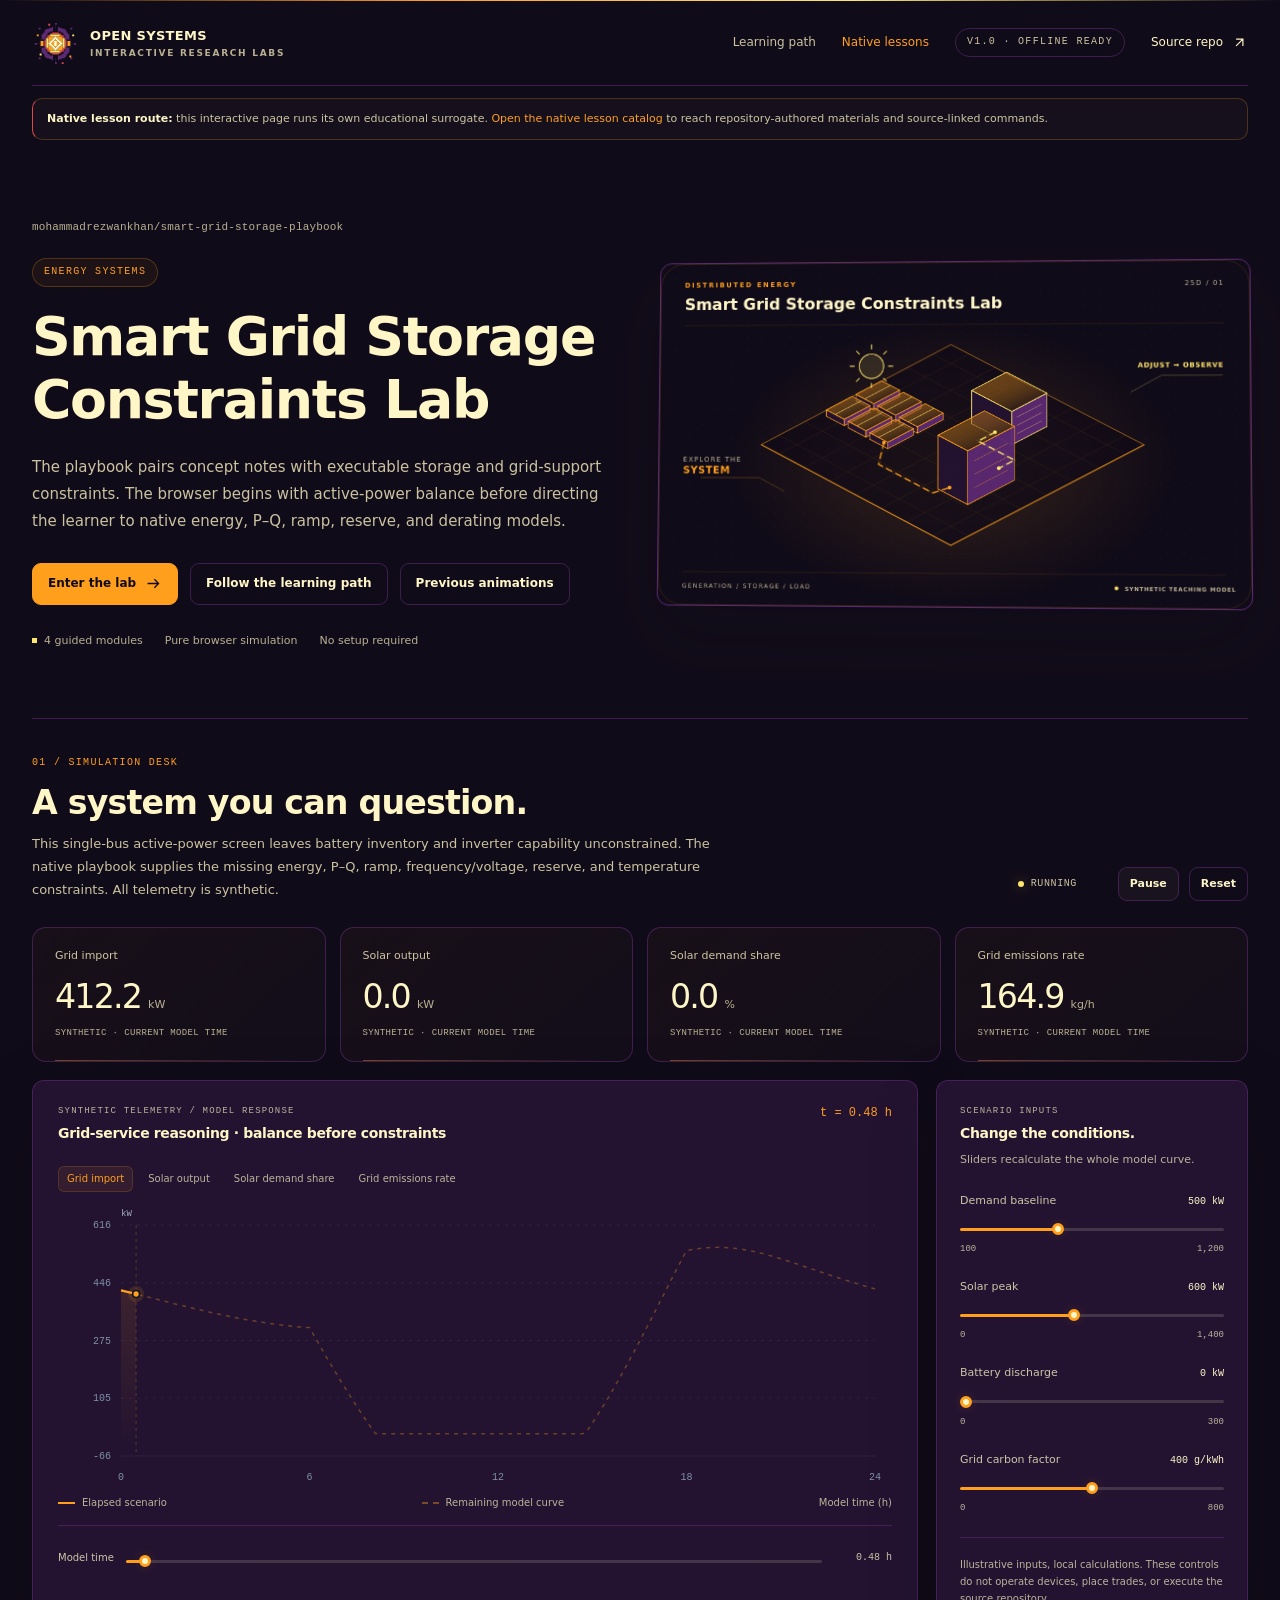
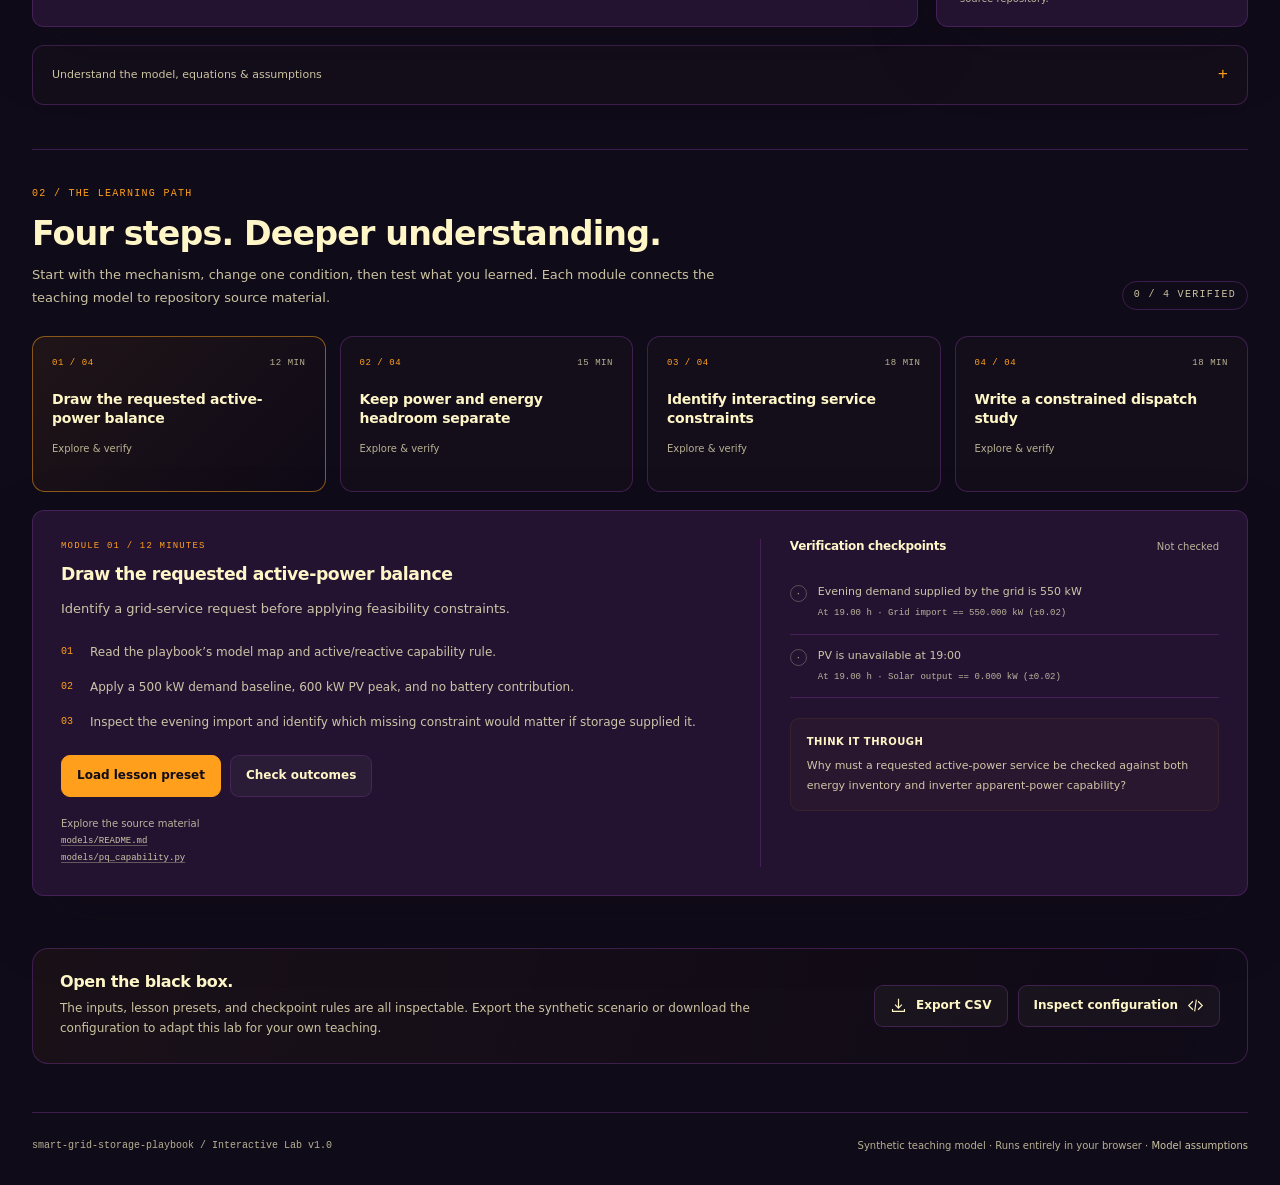
<file: transfer/smart-grid-storage-playbook/docs/index.html>
<!doctype html>
<html data-avatar-brand="dashboard" data-flagship-build="69dde2c37597b611bcc2ad4015421c37969ee5ee976c193061a0c0bf1dc954b1" lang="en" data-flagship-repo="mohammadrezwankhan/smart-grid-storage-playbook" data-flagship-version="1.0">
<head>
<meta charset="utf-8">
<meta name="viewport" content="width=device-width,initial-scale=1">
<meta name="color-scheme" content="dark">
<meta name="description" content="Explore grid services through BESS power, energy, reserve, frequency, voltage &amp; capability constraints with worked labs.">
<title>Smart Grid Storage Constraints Lab · Interactive learning lab</title>
<style>
:root{--primary:#ff9f1c;--secondary:#ffe66d;--surface:#100b18;--glow:rgba(255,159,28,.35);--p-rgb:0,229,255;--s-rgb:0,230,118;--ink:#fff6c8;--muted:#fff6c8;--faint:#fff6c8b8;--border:rgba(255,246,200,.14);--card:rgba(16,11,24,.76);--radius:20px;--shadow:0 24px 70px rgba(16,11,24,.18);font-family:Inter,ui-sans-serif,system-ui,-apple-system,BlinkMacSystemFont,"Segoe UI",sans-serif;color:var(--ink);background:#100b18;font-synthesis:none}
*{box-sizing:border-box}html{scroll-behavior:smooth;scroll-padding-top:24px}body{margin:0;background:radial-gradient(ellipse 65% 550px at 82% 0,rgba(var(--p-rgb),.065),transparent),linear-gradient(180deg,var(--surface) -600px,#100b18 900px);font-size:14px;line-height:1.65}body:before{content:"";position:absolute;inset:0 0 auto;height:1px;background:linear-gradient(90deg,transparent,var(--primary),var(--secondary),transparent)}button,input,select{font:inherit}button,a,input,summary{touch-action:manipulation}button{cursor:pointer}a{color:var(--primary);text-decoration:none}a:hover{text-decoration:underline}button:focus-visible,a:focus-visible,summary:focus-visible,input:focus-visible{outline:2px solid var(--primary);outline-offset:4px}button:disabled{cursor:default;opacity:.45}::selection{background:rgba(var(--p-rgb),.28)}h1,h2,h3,p{margin:0}h1,h2,h3{line-height:1.17;letter-spacing:-.035em}h1{font-size:clamp(2.25rem,4.2vw,4rem);font-weight:640;max-width:730px;text-wrap:balance}h2{font-size:clamp(1.6rem,2.6vw,2.25rem);font-weight:580}h3{font-size:1.08rem;font-weight:600}button svg,a svg{width:17px;height:17px;flex:none}svg{overflow:visible}.shell{width:min(1320px,calc(100% - 64px));margin:auto}.topbar{min-height:86px;display:flex;align-items:center;justify-content:space-between;gap:24px;border-bottom:1px solid var(--border)}.brand{display:flex;align-items:center;gap:12px;color:var(--ink);letter-spacing:.025em;font-weight:650;font-size:13px;white-space:nowrap}.brand:hover{text-decoration:none}.brand-icon{width:34px;height:37px;color:var(--primary)}.brand small{display:block;color:var(--faint);font-size:9px;letter-spacing:.19em;font-weight:600;line-height:1.4}.topnav{display:flex;gap:26px;align-items:center;font-size:12px}.topnav a{color:var(--muted)}.topnav .source-link{color:var(--ink);display:flex;align-items:center;gap:8px}.tag,.eyebrow{font-family:ui-monospace,SFMono-Regular,Consolas,monospace;font-size:10px;letter-spacing:.13em;text-transform:uppercase}.tag{border:1px solid var(--border);border-radius:999px;padding:5px 11px;color:var(--muted);display:inline-flex;gap:7px;align-items:center;white-space:nowrap}.tag.accent{color:var(--primary);border-color:rgba(var(--p-rgb),.23);background:rgba(var(--p-rgb),.055)}.hero{display:grid;grid-template-columns:1fr 1.02fr;align-items:center;gap:40px;padding:66px 0 56px}.hero-copy{padding:12px 0}.repo-path{font-family:ui-monospace,SFMono-Regular,Consolas,monospace;color:var(--faint);font-size:11px;letter-spacing:.015em;overflow-wrap:anywhere;margin-bottom:22px}.hero-title{margin-top:19px}.hero-summary{font-size:15px;line-height:1.8;color:var(--muted);max-width:600px;margin-top:22px}.hero-actions{display:flex;gap:12px;flex-wrap:wrap;margin-top:28px}.btn{display:inline-flex;align-items:center;justify-content:center;gap:9px;min-height:42px;border:1px solid var(--border);border-radius:9px;padding:9px 15px;font-size:12px;font-weight:600;color:var(--ink);background:rgba(255,246,200,.035);transition:background .16s,border-color .16s,transform .16s;text-align:center}.btn:hover{background:rgba(255,246,200,.075);text-decoration:none;border-color:rgba(255,246,200,.28)}.btn.primary{color:#100b18;background:var(--primary);border-color:var(--primary);box-shadow:0 4px 24px rgba(var(--p-rgb),.10)}.btn.primary:hover{filter:brightness(1.08)}.btn.quiet{background:transparent}.btn.compact{min-height:34px;padding:6px 11px;font-size:11px}.btn.icon{padding:8px;min-width:36px}.hero-notes{margin-top:27px;display:flex;gap:22px;align-items:center;font-size:11px;color:var(--faint)}.hero-notes span{display:flex;align-items:center;gap:7px}.mini-square{width:5px;height:5px;background:var(--secondary);display:inline-block}.hero-art{position:relative;min-width:0;transform:perspective(1100px) rotateY(-3deg) rotateX(2deg);transform-origin:center;filter:drop-shadow(0 30px 34px rgba(16,11,24,.23))}.hero-art:after{content:"";position:absolute;inset:0;border-radius:24px;border:1px solid rgba(var(--p-rgb),.14);pointer-events:none}.hero-art>svg{display:block;width:100%;height:auto;border-radius:24px}.section{padding:36px 0 44px;border-top:1px solid var(--border)}.section-heading{display:flex;align-items:flex-end;justify-content:space-between;gap:24px;margin-bottom:26px}.eyebrow{color:var(--primary);margin-bottom:13px}.section-description{font-size:13px;color:var(--muted);margin-top:10px;max-width:690px;line-height:1.75}.section-controls{display:flex;align-items:center;gap:10px;flex:none}.run-status{font-family:ui-monospace,SFMono-Regular,Consolas,monospace;font-size:10px;letter-spacing:.06em;color:var(--muted);display:flex;align-items:center;gap:7px;min-width:90px}.run-status .dot{width:6px;height:6px;border-radius:50%;background:var(--secondary);box-shadow:0 0 13px rgba(var(--s-rgb),.4)}.run-status.paused .dot{background:var(--faint);box-shadow:none}.metric-grid{display:grid;grid-template-columns:repeat(4,minmax(0,1fr));gap:14px;margin-bottom:18px}.metric-card{border:1px solid var(--border);border-radius:14px;background:linear-gradient(140deg,rgba(var(--p-rgb),.035),rgba(255,246,200,.014));padding:20px 22px;min-width:0;position:relative;overflow:hidden}.metric-card:before{content:"";position:absolute;left:22px;right:22px;bottom:0;height:1px;background:linear-gradient(90deg,var(--primary),transparent);opacity:.4}.metric-label{font-size:11px;color:var(--muted);white-space:normal;line-height:1.4;min-height:16px}.metric-reading{display:flex;align-items:baseline;gap:7px;margin-top:11px;white-space:nowrap;font-variant-numeric:tabular-nums}.metric-value{font-size:clamp(1.7rem,2.6vw,2.35rem);font-weight:540;line-height:1.3;letter-spacing:-.055em}.metric-unit{color:var(--faint);font-size:11px}.metric-caption{font-family:ui-monospace,SFMono-Regular,Consolas,monospace;font-size:9px;color:var(--faint);margin-top:7px;letter-spacing:.04em}.workbench{display:grid;grid-template-columns:minmax(0,1fr) 312px;gap:18px}.panel{border:1px solid var(--border);border-radius:var(--radius);background:var(--card);box-shadow:var(--shadow);min-width:0}.chart-panel{padding:23px 25px 18px;overflow:hidden}.panel-topline{display:flex;align-items:flex-start;justify-content:space-between;gap:20px}.panel-kicker{color:var(--faint);font-family:ui-monospace,SFMono-Regular,Consolas,monospace;font-size:9px;letter-spacing:.13em;text-transform:uppercase;margin-bottom:6px}.panel-title{font-size:14px;font-weight:600;letter-spacing:-.02em;line-height:1.4}.chart-time{font-family:ui-monospace,SFMono-Regular,Consolas,monospace;font-size:12px;color:var(--primary);white-space:nowrap}.chart-tabs{display:flex;gap:6px;flex-wrap:wrap;margin-top:22px}.chart-tab{border:1px solid transparent;background:transparent;color:var(--faint);border-radius:6px;padding:5px 8px;font-size:10px;line-height:1.4}.chart-tab:hover{color:var(--ink);background:rgba(255,246,200,.04)}.chart-tab[aria-pressed=true]{background:rgba(var(--p-rgb),.075);color:var(--primary);border-color:rgba(var(--p-rgb),.16)}.canvas-wrap{position:relative;width:100%;height:285px;margin-top:14px}canvas{display:block;width:100%;height:100%}.chart-legend{display:flex;justify-content:space-between;align-items:center;gap:15px;color:var(--faint);font-size:10px;padding:4px 0 14px;border-bottom:1px solid var(--border)}.chart-legend span{display:flex;align-items:center;gap:7px}.legend-line{display:inline-block;width:17px;height:2px;background:var(--primary)}.legend-line.future{height:0;background:none;border-top:2px dashed rgba(var(--p-rgb),.4)}.time-control{display:flex;align-items:center;gap:12px;margin-top:15px}.time-control label{font-size:10px;color:var(--muted);white-space:nowrap}.time-control input{flex:1;min-width:0}.time-control output{font-family:ui-monospace,SFMono-Regular,Consolas,monospace;color:var(--muted);font-size:10px;min-width:58px;text-align:right}.controls-panel{padding:23px 23px 19px}.panel-subtitle{font-size:11px;color:var(--faint);margin-top:7px;line-height:1.6}.sliders{margin-top:24px}.slider-item{margin-top:22px}.slider-item:first-child{margin-top:0}.slider-label{display:flex;align-items:baseline;justify-content:space-between;gap:8px;font-size:11px;color:var(--muted);line-height:1.5}.slider-label output{font-family:ui-monospace,SFMono-Regular,Consolas,monospace;color:var(--ink);font-size:10px;white-space:nowrap}.slider-range{display:flex;justify-content:space-between;font-family:ui-monospace,SFMono-Regular,Consolas,monospace;font-size:9px;color:var(--faint);margin-top:1px}input[type=range]{appearance:none;-webkit-appearance:none;display:block;width:100%;height:22px;margin:9px 0 2px;background:transparent;cursor:pointer}input[type=range]::-webkit-slider-runnable-track{height:3px;border-radius:8px;background:linear-gradient(90deg,var(--primary) 0,var(--primary) var(--fill,50%),rgba(255,246,200,.15) var(--fill,50%))}input[type=range]::-moz-range-track{height:3px;border-radius:8px;background:rgba(255,246,200,.15)}input[type=range]::-moz-range-progress{height:3px;background:var(--primary)}input[type=range]::-webkit-slider-thumb{appearance:none;-webkit-appearance:none;width:12px;height:12px;background:#fff6c8;border:3px solid var(--primary);border-radius:50%;margin-top:-4.5px;box-shadow:0 0 12px rgba(var(--p-rgb),.15)}input[type=range]::-moz-range-thumb{width:7px;height:7px;background:#fff6c8;border:3px solid var(--primary);border-radius:50%}.controls-note{padding-top:18px;margin-top:21px;border-top:1px solid var(--border);color:var(--faint);font-size:10px;line-height:1.7}.method{margin-top:18px;border:1px solid var(--border);border-radius:12px;background:rgba(255,246,200,.014)}.method summary{cursor:pointer;display:flex;align-items:center;justify-content:space-between;gap:18px;padding:15px 19px;color:var(--muted);font-size:11px;list-style:none}.method summary::-webkit-details-marker{display:none}.method summary:after{content:"+";font-family:ui-monospace,monospace;color:var(--primary);font-size:17px}.method[open] summary:after{content:"−"}.method-body{padding:3px 21px 20px}.equation{font-family:ui-monospace,SFMono-Regular,Consolas,monospace;font-size:11px;color:var(--primary);line-height:1.9;white-space:pre-wrap;overflow-wrap:anywhere;padding:14px 16px;border-radius:9px;background:rgba(var(--p-rgb),.035);margin:0 0 14px}.method-body ul{padding-left:18px;margin:0;color:var(--muted);font-size:11px;line-height:1.8}.method-body li+li{margin-top:4px}.module-grid{display:grid;grid-template-columns:repeat(4,minmax(0,1fr));gap:14px;margin-bottom:18px}.module-button{display:flex;flex-direction:column;text-align:left;border:1px solid var(--border);border-radius:13px;background:rgba(255,246,200,.015);padding:19px;min-height:156px;color:var(--ink);width:100%;position:relative;transition:border-color .2s,background .2s}.module-button:hover{border-color:rgba(var(--p-rgb),.35);background:rgba(var(--p-rgb),.025)}.module-button[aria-selected=true]{border-color:rgba(var(--p-rgb),.5);background:linear-gradient(135deg,rgba(var(--p-rgb),.065),transparent)}.module-meta{font-family:ui-monospace,SFMono-Regular,Consolas,monospace;display:flex;align-items:center;justify-content:space-between;gap:8px;font-size:9px;color:var(--faint);letter-spacing:.06em;width:100%;margin-bottom:19px}.module-index{color:var(--primary)}.module-title{font-size:14px;font-weight:570;line-height:1.4;letter-spacing:-.015em;overflow-wrap:anywhere}.module-state{font-size:10px;color:var(--faint);margin-top:12px}.module-state.completed{color:var(--secondary)}.lesson-panel{padding:28px;display:grid;grid-template-columns:minmax(0,1.18fr) minmax(280px,.82fr);gap:38px}.lesson-eyebrow{font-family:ui-monospace,SFMono-Regular,Consolas,monospace;color:var(--primary);font-size:9px;letter-spacing:.13em;text-transform:uppercase;margin-bottom:10px}.lesson-objective{font-size:13px;color:var(--muted);line-height:1.8;margin-top:13px}.lesson-steps{list-style:none;counter-reset:steps;padding:0;margin:22px 0}.lesson-steps li{counter-increment:steps;position:relative;padding-left:29px;color:var(--muted);font-size:12px;line-height:1.8;margin-top:13px}.lesson-steps li:before{content:counter(steps,decimal-leading-zero);position:absolute;left:0;top:1px;color:var(--primary);font-family:ui-monospace,monospace;font-size:10px}.lesson-actions{display:flex;flex-wrap:wrap;gap:9px;margin-top:21px}.check-area{border-left:1px solid var(--border);padding-left:29px;min-width:0}.checks-heading{display:flex;justify-content:space-between;gap:10px;align-items:baseline}.checks-heading h3{font-size:12px;letter-spacing:0}.check-status{color:var(--faint);font-size:10px}.checks{margin-top:16px}.check-row{padding:12px 0;border-bottom:1px solid var(--border)}.check-top{display:flex;gap:11px;align-items:flex-start;font-size:11px;color:var(--muted);line-height:1.65}.check-icon{width:17px;height:17px;flex:none;border:1px solid rgba(255,246,200,.25);border-radius:50%;font-size:10px;text-align:center;line-height:15px;color:var(--faint);margin-top:2px}.check-row.pass .check-icon{border-color:rgba(var(--s-rgb),.4);color:var(--secondary);background:rgba(var(--s-rgb),.07)}.check-row.fail .check-icon{border-color:rgba(255,246,200,.4);color:#fff6c8}.check-value{font-family:ui-monospace,SFMono-Regular,Consolas,monospace;font-size:9px;color:var(--faint);padding-left:28px;margin-top:4px;line-height:1.7;overflow-wrap:anywhere}.check-row.pass .check-value{color:var(--secondary)}.check-row.fail .check-value{color:#fff6c8}.reflection{font-size:11px;line-height:1.8;color:var(--muted);padding:14px 16px;border-radius:9px;background:rgba(var(--p-rgb),.03);border:1px solid rgba(var(--p-rgb),.08);margin-top:20px}.reflection strong{display:block;color:var(--ink);font-size:10px;letter-spacing:.05em;margin-bottom:5px;text-transform:uppercase;font-weight:600}.lesson-sources{margin-top:17px;font-size:10px;color:var(--faint);line-height:1.9;overflow-wrap:anywhere}.lesson-sources a{display:block;color:var(--muted);font-family:ui-monospace,SFMono-Regular,Consolas,monospace;font-size:9px;text-decoration:underline;text-decoration-color:rgba(255,246,200,.3);text-underline-offset:3px}.about-strip{display:flex;align-items:center;justify-content:space-between;gap:30px;border:1px solid var(--border);border-radius:16px;padding:24px 27px;background:linear-gradient(105deg,rgba(var(--p-rgb),.045),transparent);margin:8px 0 48px}.about-strip h3{font-size:16px;font-weight:550}.about-strip p{font-size:12px;color:var(--muted);margin-top:7px;max-width:760px}.about-actions{display:flex;gap:10px;flex:none}.footer{display:flex;justify-content:space-between;gap:20px;align-items:center;border-top:1px solid var(--border);padding:25px 0 31px;font-size:10px;color:var(--faint)}.footer span:first-child{font-family:ui-monospace,SFMono-Regular,Consolas,monospace}.footer a{color:var(--muted)}.toast{position:fixed;left:50%;bottom:23px;transform:translateX(-50%) translateY(14px);border:1px solid rgba(var(--p-rgb),.25);background:#231331;box-shadow:0 15px 50px rgba(16,11,24,.4);padding:11px 17px;border-radius:10px;color:var(--ink);font-size:12px;opacity:0;pointer-events:none;max-width:min(90vw,600px);width:max-content;z-index:10;transition:opacity .2s,transform .2s}.toast.visible{opacity:1;transform:translateX(-50%) translateY(0)}.drawer{position:fixed;inset:0 0 0 auto;margin:0;height:100dvh;max-height:100dvh;width:min(650px,100%);max-width:100%;border:0;border-left:1px solid var(--border);padding:0;background:#231331;color:var(--ink);box-shadow:-25px 0 100px rgba(16,11,24,.4)}.drawer::backdrop{background:rgba(16,11,24,.75);backdrop-filter:blur(5px)}.drawer-layout{display:flex;flex-direction:column;height:100%;min-height:0}.drawer-header{padding:25px 27px 20px;border-bottom:1px solid var(--border);flex:none}.drawer-header-row{display:flex;justify-content:space-between;align-items:flex-start;gap:20px}.drawer h2{font-size:24px}.drawer-intro{font-size:12px;color:var(--muted);line-height:1.8;margin-top:13px}.drawer-toolbar{display:flex;gap:9px;flex-wrap:wrap;margin-top:18px}.drawer-body{padding:22px 27px;overflow:auto;min-height:0}.config-meta{display:grid;grid-template-columns:1fr 1fr;gap:12px;margin-bottom:18px}.config-meta div{padding:12px;background:rgba(255,246,200,.025);border:1px solid var(--border);border-radius:9px;font-size:11px;color:var(--muted);overflow-wrap:anywhere}.config-meta strong{display:block;font-family:ui-monospace,monospace;font-size:9px;color:var(--faint);letter-spacing:.1em;font-weight:500;text-transform:uppercase;margin-bottom:4px}.code-label{font-family:ui-monospace,monospace;font-size:10px;color:var(--primary);margin:20px 0 11px}.config-code{font-family:ui-monospace,SFMono-Regular,Consolas,monospace;font-size:10px;line-height:1.8;margin:0;padding:17px;background:#100b18;border:1px solid var(--border);border-radius:10px;white-space:pre;overflow:auto;tab-size:2;max-width:100%;color:#fff6c8}.drawer-footer{border-top:1px solid var(--border);font-size:10px;color:var(--faint);padding:14px 27px;flex:none}.visually-hidden{position:absolute!important;width:1px;height:1px;padding:0;margin:-1px;overflow:hidden;clip:rect(0,0,0,0);white-space:nowrap;border:0}.skip-link{position:absolute;left:20px;top:-100px;background:var(--primary);color:#100b18;border-radius:6px;padding:10px 18px;z-index:99}.skip-link:focus{top:12px}.error-banner{border:1px solid #fff6c8;border-radius:12px;background:#231331;color:#fff6c8;padding:20px;margin:30px auto}.hidden{display:none!important}
@media(min-width:1440px){.hero{gap:65px}.hero-art{margin-left:0;margin-right:-6px}.canvas-wrap{height:310px}}
@media(max-width:1100px){.shell{width:calc(100% - 44px)}.hero{gap:28px;padding-top:48px}.hero-summary{font-size:13px}.workbench{grid-template-columns:minmax(0,1fr) 280px}.controls-panel{padding:20px}.module-button{padding:16px}.lesson-panel{gap:26px}.check-area{padding-left:24px}.topnav{gap:19px}.metric-card{padding:17px}.metric-card:before{left:17px;right:17px}}
@media(max-width:820px){.hero{grid-template-columns:1fr;gap:30px;padding:37px 0 35px}.hero-copy{max-width:640px}.hero-title{font-size:clamp(2.35rem,6.5vw,3.9rem)}.hero-summary{font-size:14px;max-width:660px}.hero-art{max-width:720px;width:100%;transform:none}.repo-path{margin-bottom:16px}.hero-notes{margin-top:23px}.workbench{grid-template-columns:1fr}.controls-panel{display:block;padding:23px}.sliders{display:grid;grid-template-columns:repeat(2,minmax(0,1fr));gap:21px 32px;margin-top:23px}.slider-item{margin:0}.controls-note{margin-top:21px;padding-top:14px}.metric-value{font-size:1.75rem}.metric-label{font-size:10px;min-height:28px}.metric-reading{gap:4px}.metric-unit{font-size:9px}.metric-caption{font-size:8px}.module-grid{grid-template-columns:repeat(2,minmax(0,1fr))}.module-button{min-height:139px}.lesson-panel{grid-template-columns:1fr;padding:24px;gap:25px}.check-area{padding-left:0;border-left:0;border-top:1px solid var(--border);padding-top:25px}.about-strip{align-items:flex-start;flex-direction:column;gap:20px}.section-controls{gap:8px}.section-heading{gap:20px}.topnav .nav-secondary{display:none}.canvas-wrap{height:290px}}
@media(max-width:560px){.shell{width:calc(100% - 32px)}.topbar{min-height:73px;gap:12px}.brand{gap:8px;font-size:11px}.brand-icon{width:27px;height:30px}.brand small{font-size:7px}.topnav{gap:10px}.topnav .tag{display:none}.topnav .source-link{font-size:11px;gap:5px}.hero{padding-top:30px;gap:25px}.hero-title{font-size:clamp(2rem,8.8vw,2.8rem);line-height:1.12}.hero-summary{font-size:13px;margin-top:18px}.hero-actions{margin-top:22px;gap:8px}.btn{padding:9px 12px;font-size:11px;min-height:41px}.hero-notes{font-size:9px;gap:15px}.hero-art>svg{border-radius:15px}.hero-art:after{border-radius:15px}.tag{font-size:8px;padding:4px 9px}.repo-path{font-size:9px;margin-bottom:14px}.section{padding:29px 0 32px}.section-heading{display:block;margin-bottom:21px}.eyebrow{font-size:9px;margin-bottom:11px}.section-description{font-size:12px}.section-controls{margin-top:18px}.metric-grid{grid-template-columns:repeat(2,minmax(0,1fr));gap:10px;margin-bottom:14px}.metric-label{min-height:0;font-size:10px}.metric-value{font-size:2rem}.metric-card{padding:16px}.metric-caption{font-size:8px}.metric-unit{font-size:10px}.workbench{gap:14px}.chart-panel{padding:19px 14px 16px}.panel-topline{gap:13px}.panel-title{font-size:12px}.chart-time{font-size:10px}.chart-tabs{gap:4px;margin-top:18px}.chart-tab{font-size:9px;padding:5px 6px}.canvas-wrap{height:240px;margin-top:10px}.chart-legend{font-size:8px;gap:10px;align-items:flex-start}.chart-legend span{gap:5px;line-height:1.5}.legend-line{width:13px;margin-top:5px;flex:none}.time-control{gap:8px}.time-control label,.time-control output{font-size:9px}.time-control output{min-width:47px}.controls-panel{padding:20px}.sliders{grid-template-columns:1fr;gap:22px}.slider-label{font-size:11px}.method summary{font-size:10px;padding:13px 15px}.method-body{padding:2px 15px 17px}.equation{font-size:10px;padding:12px}.module-grid{gap:10px;margin-bottom:14px}.module-button{padding:14px;min-height:145px}.module-meta{font-size:8px;margin-bottom:15px}.module-title{font-size:12px}.module-state{font-size:9px}.lesson-panel{padding:20px}.lesson-objective{font-size:12px}.lesson-steps li{font-size:11px}.lesson-sources a{font-size:9px}.about-strip{padding:21px;margin-bottom:34px}.about-strip h3{font-size:15px}.about-strip p{font-size:11px}.about-actions{flex-wrap:wrap;gap:8px}.footer{display:block;font-size:9px;padding:22px 0}.footer span{display:block}.footer span+span{margin-top:9px}.drawer-header{padding:22px 19px 18px}.drawer-body{padding:18px 19px}.drawer-footer{padding:13px 19px}.drawer h2{font-size:21px}.drawer-intro{font-size:11px}.config-code{font-size:9px;padding:13px}.config-meta{gap:9px}.config-meta div{font-size:10px;padding:10px}.toast{font-size:11px;bottom:15px;max-width:calc(100vw - 26px)}}
@media(prefers-reduced-motion:reduce){html{scroll-behavior:auto}*,*:before,*:after{animation:none!important;transition:none!important}.hero-art{transform:none}}

.native-lessons-link{white-space:nowrap;color:var(--primary)!important}.native-surface-note{margin:12px 0 0;padding:11px 14px;border:1px solid rgba(var(--p-rgb),.24);border-left:4px solid #d94a4a;border-radius:8px;background:rgba(255,246,200,.025);color:var(--muted);font-size:11px;line-height:1.65}.native-surface-note strong{color:var(--ink)}.native-surface-note a{color:var(--primary)}@media(max-width:560px){.native-lessons-link{font-size:10px}.native-surface-note{margin-top:8px;padding:9px 11px}}
</style>
<link rel="stylesheet" href="visuals/brand-uniformity/brand.css">
</head>
<body>
<a class="skip-link" href="#simulation">Skip to simulation</a>
<div class="shell" id="app-shell">
<header class="topbar">
<a class="brand" href="#top" aria-label="Open Systems Lab home"><img class="brand-avatar" data-brand-decoration="true" src="visuals/brand-uniformity/avatar.svg" width="48" height="48" alt=""><svg class="brand-icon" viewBox="0 0 36 40" fill="none" aria-hidden="true"><path d="M18 2 34 11v18L18 38 2 29V11Z" stroke="currentColor" stroke-width="1.4"/><path d="m2 11 16 9 16-9M18 20v18M10 15.5v-9M26 24.5v9" stroke="currentColor" stroke-opacity=".45"/><path d="m18 10 8 4.5v9L18 28l-8-4.5v-9Z" fill="currentColor" fill-opacity=".16" stroke="currentColor" stroke-width="1.1"/></svg><span>OPEN SYSTEMS<small>INTERACTIVE RESEARCH LABS</small></span></a>
<nav class="topnav" aria-label="Main navigation"><a class="nav-secondary" href="#lessons">Learning path</a><a class="native-lessons-link" href="native-lessons.html">Native lessons</a><span class="tag">v1.0 · offline ready</span><a class="source-link" id="top-source" href="#sources" target="_blank" rel="noopener noreferrer">Source repo <svg viewBox="0 0 20 20" fill="none" aria-hidden="true"><path d="M6 14 14 6M6 6h8v8" stroke="currentColor" stroke-width="1.4"/></svg></a></nav>
</header>
<aside class="native-surface-note" role="note"><strong>Native lesson route:</strong> this interactive page runs its own educational surrogate. <a href="native-lessons.html">Open the native lesson catalog</a> to reach repository-authored materials and source-linked commands.</aside><main id="top">
<section class="hero" aria-labelledby="hero-title">
<div class="hero-copy"><p class="repo-path" id="repo-path"></p><span class="tag accent" id="domain-tag">INTERACTIVE ENGINEERING LAB</span><h1 class="hero-title" id="hero-title">Explore the system.</h1><p class="hero-summary" id="hero-summary"></p><div class="hero-actions"><a class="btn primary" href="#simulation">Enter the lab <svg viewBox="0 0 20 20" fill="none" aria-hidden="true"><path d="M3 10h13m-5-5 5 5-5 5" stroke="currentColor" stroke-width="1.5"/></svg></a><a class="btn quiet" href="#lessons">Follow the learning path</a><a class="btn quiet previous-animations-link" href="animations/">Previous animations</a></div><div class="hero-notes"><span><i class="mini-square" aria-hidden="true"></i><span id="hero-module-count">4 guided modules</span></span><span>Pure browser simulation</span><span>No setup required</span></div></div>
<div class="hero-art"><svg xmlns="http://www.w3.org/2000/svg" width="960" height="560" viewBox="0 0 960 560" role="img" aria-labelledby="h-smart-grid-storage-playbook-title h-smart-grid-storage-playbook-desc">
<title id="h-smart-grid-storage-playbook-title">Smart Grid Storage Constraints Lab — 2.5D teaching laboratory</title>
<desc id="h-smart-grid-storage-playbook-desc">An isometric vector illustration of distributed energy. Decorative animation only; all dashboard telemetry is synthetic.</desc>
<defs>
      <linearGradient id="h-smart-grid-storage-playbook-bg" x2="1" y2="1"><stop stop-color="#100b18"/><stop offset="1" stop-color="#100b18"/></linearGradient>
      <linearGradient id="h-smart-grid-storage-playbook-top" x2="0.8" y2="1"><stop stop-color="#ff9f1c" stop-opacity=".3"/><stop offset="1" stop-color="#100b18"/></linearGradient>
      <radialGradient id="h-smart-grid-storage-playbook-halo"><stop stop-color="#ff9f1c" stop-opacity=".16"/><stop offset="1" stop-color="#ff9f1c" stop-opacity="0"/></radialGradient>
      <pattern id="h-smart-grid-storage-playbook-dots" width="24" height="24" patternUnits="userSpaceOnUse"><circle cx="1" cy="1" r=".7" fill="#fff6c8" opacity=".12"/></pattern>
      <clipPath id="h-smart-grid-storage-playbook-clip"><rect width="960" height="560" rx="24"/></clipPath>
    </defs>
    <style>
      text{font-family:ui-sans-serif,system-ui,-apple-system,BlinkMacSystemFont,'Segoe UI',sans-serif}
      .flow{animation:h-smart-grid-storage-playbook-flow 4.8s linear 1 both}
      .float{animation:h-smart-grid-storage-playbook-float 4.8s ease-in-out 1 both}
      .signal{animation:h-smart-grid-storage-playbook-signal 4.8s ease-in-out 1 both}
      @keyframes h-smart-grid-storage-playbook-flow{to{stroke-dashoffset:-34}}
      @keyframes h-smart-grid-storage-playbook-float{50%{transform:translateY(-6px)}}
      @keyframes h-smart-grid-storage-playbook-signal{50%{opacity:.35}}
      @media(prefers-reduced-motion:reduce){.flow,.float,.signal{animation:none!important}}
    </style>
    <g clip-path="url(#h-smart-grid-storage-playbook-clip)">
      <rect width="960" height="560" rx="24" fill="url(#h-smart-grid-storage-playbook-bg)"/>
      <rect width="960" height="560" fill="url(#h-smart-grid-storage-playbook-dots)"/>
      <ellipse cx="480" cy="326" rx="360" ry="225" fill="url(#h-smart-grid-storage-playbook-halo)"/>
      <path d="M40 102H920" stroke="#ff9f1c" stroke-opacity=".16"/>

<text x="40" y="39" fill="#ff9f1c" font-size="11" font-weight="700" letter-spacing="2.8">DISTRIBUTED ENERGY</text>
<text x="40" y="76" fill="#fff6c8" font-size="26" font-weight="600" >Smart Grid Storage Constraints Lab</text>
<text x="920" y="40" fill="#fff6c8b8" font-size="11" font-weight="500" text-anchor="end" letter-spacing="2">25D / 01</text>
<polygon points="480.0,135.2 790.8,298.0 480.0,460.8 169.2,298.0" fill="#100b18" stroke="#ff9f1c" stroke-width="1.2" opacity="0.7" />
<polyline points="509.4,150.6 198.6,313.4" fill="none" stroke="#ff9f1c" stroke-width="0.7" opacity="0.14" stroke-linecap="round" stroke-linejoin="round" />
<polyline points="450.6,150.6 761.4,313.4" fill="none" stroke="#ff9f1c" stroke-width="0.7" opacity="0.14" stroke-linecap="round" stroke-linejoin="round" />
<polyline points="551.4,172.6 240.6,335.4" fill="none" stroke="#ff9f1c" stroke-width="0.7" opacity="0.14" stroke-linecap="round" stroke-linejoin="round" />
<polyline points="408.6,172.6 719.4,335.4" fill="none" stroke="#ff9f1c" stroke-width="0.7" opacity="0.14" stroke-linecap="round" stroke-linejoin="round" />
<polyline points="593.4,194.6 282.6,357.4" fill="none" stroke="#ff9f1c" stroke-width="0.7" opacity="0.14" stroke-linecap="round" stroke-linejoin="round" />
<polyline points="366.6,194.6 677.4,357.4" fill="none" stroke="#ff9f1c" stroke-width="0.7" opacity="0.14" stroke-linecap="round" stroke-linejoin="round" />
<polyline points="635.4,216.6 324.6,379.4" fill="none" stroke="#ff9f1c" stroke-width="0.7" opacity="0.14" stroke-linecap="round" stroke-linejoin="round" />
<polyline points="324.6,216.6 635.4,379.4" fill="none" stroke="#ff9f1c" stroke-width="0.7" opacity="0.14" stroke-linecap="round" stroke-linejoin="round" />
<polyline points="677.4,238.6 366.6,401.4" fill="none" stroke="#ff9f1c" stroke-width="0.7" opacity="0.14" stroke-linecap="round" stroke-linejoin="round" />
<polyline points="282.6,238.6 593.4,401.4" fill="none" stroke="#ff9f1c" stroke-width="0.7" opacity="0.14" stroke-linecap="round" stroke-linejoin="round" />
<polyline points="719.4,260.6 408.6,423.4" fill="none" stroke="#ff9f1c" stroke-width="0.7" opacity="0.14" stroke-linecap="round" stroke-linejoin="round" />
<polyline points="240.6,260.6 551.4,423.4" fill="none" stroke="#ff9f1c" stroke-width="0.7" opacity="0.14" stroke-linecap="round" stroke-linejoin="round" />
<polyline points="761.4,282.6 450.6,445.4" fill="none" stroke="#ff9f1c" stroke-width="0.7" opacity="0.14" stroke-linecap="round" stroke-linejoin="round" />
<polyline points="198.6,282.6 509.4,445.4" fill="none" stroke="#ff9f1c" stroke-width="0.7" opacity="0.14" stroke-linecap="round" stroke-linejoin="round" />
<polyline points="169.2,298.0 480.0,460.8 790.8,298.0" fill="none" stroke="#ff9f1c" stroke-width="1.8" opacity="0.6" stroke-linecap="round" stroke-linejoin="round" />
<g class="float">
<polygon points="324.6,226.4 354.0,241.8 354.0,231.3 324.6,215.9" fill="#231331" stroke="#ff9f1c" stroke-width="1.2" opacity="0.95" />
<polygon points="396.0,219.8 354.0,241.8 354.0,231.3 396.0,209.3" fill="#5c2a72" stroke="#ff9f1c" stroke-width="1.2" opacity="0.95" />
<polygon points="366.6,193.9 396.0,209.3 354.0,231.3 324.6,215.9" fill="url(#h-smart-grid-storage-playbook-top)" stroke="#ff9f1c" stroke-width="1.2" opacity="1" />
<polyline points="381.3,201.3 339.3,223.3" fill="none" stroke="#ffe66d" stroke-width="0.9" opacity="1" stroke-linecap="round" stroke-linejoin="round" />
<polygon points="360.3,245.1 389.7,260.5 389.7,250.0 360.3,234.6" fill="#231331" stroke="#ff9f1c" stroke-width="1.2" opacity="0.95" />
<polygon points="431.7,238.5 389.7,260.5 389.7,250.0 431.7,228.0" fill="#5c2a72" stroke="#ff9f1c" stroke-width="1.2" opacity="0.95" />
<polygon points="402.3,212.6 431.7,228.0 389.7,250.0 360.3,234.6" fill="url(#h-smart-grid-storage-playbook-top)" stroke="#ff9f1c" stroke-width="1.2" opacity="1" />
<polyline points="417.0,220.0 375.0,242.0" fill="none" stroke="#ffe66d" stroke-width="0.9" opacity="1" stroke-linecap="round" stroke-linejoin="round" />
<polygon points="396.0,263.8 425.4,279.2 425.4,268.7 396.0,253.3" fill="#231331" stroke="#ff9f1c" stroke-width="1.2" opacity="0.95" />
<polygon points="467.4,257.2 425.4,279.2 425.4,268.7 467.4,246.7" fill="#5c2a72" stroke="#ff9f1c" stroke-width="1.2" opacity="0.95" />
<polygon points="438.0,231.3 467.4,246.7 425.4,268.7 396.0,253.3" fill="url(#h-smart-grid-storage-playbook-top)" stroke="#ff9f1c" stroke-width="1.2" opacity="1" />
<polyline points="452.7,238.7 410.7,260.7" fill="none" stroke="#ffe66d" stroke-width="0.9" opacity="1" stroke-linecap="round" stroke-linejoin="round" />
<polygon points="276.3,251.7 305.7,267.1 305.7,256.6 276.3,241.2" fill="#231331" stroke="#ff9f1c" stroke-width="1.2" opacity="0.95" />
<polygon points="347.7,245.1 305.7,267.1 305.7,256.6 347.7,234.6" fill="#5c2a72" stroke="#ff9f1c" stroke-width="1.2" opacity="0.95" />
<polygon points="318.3,219.2 347.7,234.6 305.7,256.6 276.3,241.2" fill="url(#h-smart-grid-storage-playbook-top)" stroke="#ff9f1c" stroke-width="1.2" opacity="1" />
<polyline points="333.0,226.6 291.0,248.6" fill="none" stroke="#ffe66d" stroke-width="0.9" opacity="1" stroke-linecap="round" stroke-linejoin="round" />
<polygon points="312.0,270.4 341.4,285.8 341.4,275.3 312.0,259.9" fill="#231331" stroke="#ff9f1c" stroke-width="1.2" opacity="0.95" />
<polygon points="383.4,263.8 341.4,285.8 341.4,275.3 383.4,253.3" fill="#5c2a72" stroke="#ff9f1c" stroke-width="1.2" opacity="0.95" />
<polygon points="354.0,237.9 383.4,253.3 341.4,275.3 312.0,259.9" fill="url(#h-smart-grid-storage-playbook-top)" stroke="#ff9f1c" stroke-width="1.2" opacity="1" />
<polyline points="368.7,245.3 326.7,267.3" fill="none" stroke="#ffe66d" stroke-width="0.9" opacity="1" stroke-linecap="round" stroke-linejoin="round" />
<polygon points="347.7,289.1 377.1,304.5 377.1,294.0 347.7,278.6" fill="#231331" stroke="#ff9f1c" stroke-width="1.2" opacity="0.95" />
<polygon points="419.1,282.5 377.1,304.5 377.1,294.0 419.1,272.0" fill="#5c2a72" stroke="#ff9f1c" stroke-width="1.2" opacity="0.95" />
<polygon points="389.7,256.6 419.1,272.0 377.1,294.0 347.7,278.6" fill="url(#h-smart-grid-storage-playbook-top)" stroke="#ff9f1c" stroke-width="1.2" opacity="1" />
<polyline points="404.4,264.0 362.4,286.0" fill="none" stroke="#ffe66d" stroke-width="0.9" opacity="1" stroke-linecap="round" stroke-linejoin="round" />
<polygon points="513.6,264.0 578.7,298.1 578.7,244.1 513.6,210.0" fill="#231331" stroke="#ffe66d" stroke-width="1.2" opacity="0.95" />
<polygon points="635.4,268.4 578.7,298.1 578.7,244.1 635.4,214.4" fill="#5c2a72" stroke="#ffe66d" stroke-width="1.2" opacity="0.95" />
<polygon points="570.3,180.3 635.4,214.4 578.7,244.1 513.6,210.0" fill="url(#h-smart-grid-storage-playbook-top)" stroke="#ffe66d" stroke-width="1.2" opacity="1" />
<polyline points="626.9,259.4 587.2,280.1" fill="none" stroke="#ffe66d" stroke-width="1" opacity="0.5" stroke-linecap="round" stroke-linejoin="round" />
<polyline points="626.9,245.9 587.2,266.6" fill="none" stroke="#ffe66d" stroke-width="1" opacity="0.5" stroke-linecap="round" stroke-linejoin="round" />
<polyline points="626.9,232.4 587.2,253.1" fill="none" stroke="#ffe66d" stroke-width="1" opacity="0.5" stroke-linecap="round" stroke-linejoin="round" />
<polygon points="459.0,369.6 507.3,394.9 507.3,307.9 459.0,282.6" fill="#231331" stroke="#ff9f1c" stroke-width="1.2" opacity="0.95" />
<polygon points="582.9,355.3 507.3,394.9 507.3,307.9 582.9,268.3" fill="#5c2a72" stroke="#ff9f1c" stroke-width="1.2" opacity="0.95" />
<polygon points="534.6,243.0 582.9,268.3 507.3,307.9 459.0,282.6" fill="url(#h-smart-grid-storage-playbook-top)" stroke="#ff9f1c" stroke-width="1.2" opacity="1" />
<polyline points="571.6,339.5 518.6,367.2" fill="none" stroke="#ff9f1c" stroke-width="1" opacity="0.5" stroke-linecap="round" stroke-linejoin="round" />
<polyline points="571.6,317.7 518.6,345.5" fill="none" stroke="#ff9f1c" stroke-width="1" opacity="0.5" stroke-linecap="round" stroke-linejoin="round" />
<polyline points="571.6,296.0 518.6,323.7" fill="none" stroke="#ff9f1c" stroke-width="1" opacity="0.5" stroke-linecap="round" stroke-linejoin="round" />
<polyline points="370.8,294.8 362.4,330.0 450.6,376.2 477.9,367.5" fill="none" stroke="#ff9f1c" stroke-width="5.4" opacity="0.08" stroke-linecap="round" stroke-linejoin="round" />
<polyline points="370.8,294.8 362.4,330.0 450.6,376.2 477.9,367.5" fill="none" stroke="#ff9f1c" stroke-width="2.4" opacity="0.8" stroke-linecap="round" stroke-linejoin="round" class="flow" stroke-dasharray="9 8"/>
<circle cx="370.8" cy="294.8" r="3" fill="#ff9f1c"/>
<circle cx="477.9" cy="367.5" r="3" fill="#ff9f1c"/>
<polyline points="551.4,277.8 524.1,292.1 582.9,322.9 557.7,336.1" fill="none" stroke="#ffe66d" stroke-width="5.4" opacity="0.08" stroke-linecap="round" stroke-linejoin="round" />
<polyline points="551.4,277.8 524.1,292.1 582.9,322.9 557.7,336.1" fill="none" stroke="#ffe66d" stroke-width="2.4" opacity="0.8" stroke-linecap="round" stroke-linejoin="round" class="flow" stroke-dasharray="9 8"/>
<circle cx="551.4" cy="277.8" r="3" fill="#ffe66d"/>
<circle cx="557.7" cy="336.1" r="3" fill="#ffe66d"/>
<circle cx="350.0" cy="170.0" r="20" fill="#ffe66d" fill-opacity=".12" stroke="#ffe66d" stroke-width="1.5"/>
<polyline points="378.0,170.0 385.0,170.0" fill="none" stroke="#ffe66d" stroke-width="1.5" opacity="1" stroke-linecap="round" stroke-linejoin="round" />
<polyline points="369.8,189.8 374.7,194.7" fill="none" stroke="#ffe66d" stroke-width="1.5" opacity="1" stroke-linecap="round" stroke-linejoin="round" />
<polyline points="350.0,198.0 350.0,205.0" fill="none" stroke="#ffe66d" stroke-width="1.5" opacity="1" stroke-linecap="round" stroke-linejoin="round" />
<polyline points="330.2,189.8 325.3,194.7" fill="none" stroke="#ffe66d" stroke-width="1.5" opacity="1" stroke-linecap="round" stroke-linejoin="round" />
<polyline points="322.0,170.0 315.0,170.0" fill="none" stroke="#ffe66d" stroke-width="1.5" opacity="1" stroke-linecap="round" stroke-linejoin="round" />
<polyline points="330.2,150.2 325.3,145.3" fill="none" stroke="#ffe66d" stroke-width="1.5" opacity="1" stroke-linecap="round" stroke-linejoin="round" />
<polyline points="350.0,142.0 350.0,135.0" fill="none" stroke="#ffe66d" stroke-width="1.5" opacity="1" stroke-linecap="round" stroke-linejoin="round" />
<polyline points="369.8,150.2 374.7,145.3" fill="none" stroke="#ffe66d" stroke-width="1.5" opacity="1" stroke-linecap="round" stroke-linejoin="round" />
</g>
<polyline points="70.0,352.0 166.0,352.0 208.0,374.0" fill="none" stroke="#ff9f1c" stroke-width="1" opacity="0.4" stroke-linecap="round" stroke-linejoin="round" />
<text x="40" y="326" fill="#fff6c8b8" font-size="11" font-weight="500" letter-spacing="2">EXPLORE THE</text>
<text x="40" y="345" fill="#ff9f1c" font-size="16" font-weight="600" letter-spacing="1">SYSTEM</text>
<polyline points="770.0,213.0 819.0,186.0 916.0,186.0" fill="none" stroke="#ffe66d" stroke-width="1" opacity="0.4" stroke-linecap="round" stroke-linejoin="round" />
<text x="918" y="173" fill="#ffe66d" font-size="11" font-weight="600" text-anchor="end" letter-spacing="1">ADJUST → OBSERVE</text>
<path d="M40 506H920" stroke="#ff9f1c" stroke-opacity=".15"/>
<text x="40" y="532" fill="#fff6c8b8" font-size="10" font-weight="500" letter-spacing="2">GENERATION / STORAGE / LOAD</text>
<circle cx="746.0" cy="528.0" r="3" fill="#ffe66d" class="signal"/>
<text x="759" y="532" fill="#fff6c8b8" font-size="9" font-weight="600" letter-spacing="1.1">SYNTHETIC TEACHING MODEL</text>
</g></svg></div>
</section>
<section class="section" id="simulation" aria-labelledby="simulation-title">
<div class="section-heading"><div><p class="eyebrow">01 / Simulation desk</p><h2 id="simulation-title">A system you can question.</h2><p class="section-description" id="model-summary">Move a parameter. Watch the response. Every value below comes from a transparent, synthetic teaching model.</p></div><div class="section-controls"><div class="run-status paused" id="run-status"><span class="dot" aria-hidden="true"></span><span id="run-label">PAUSED</span></div><button class="btn compact" id="play-button" type="button">Run simulation</button><button class="btn compact quiet" id="reset-button" type="button">Reset</button></div></div>
<div class="metric-grid" id="metric-grid" aria-label="Synthetic model values"></div>
<div class="workbench">
<div class="panel chart-panel"><div class="panel-topline"><div><p class="panel-kicker">Synthetic telemetry / model response</p><h3 class="panel-title" id="chart-heading"></h3></div><span class="chart-time" id="chart-time"></span></div><div class="chart-tabs" id="metric-tabs" role="group" aria-label="Choose chart metric"></div><div class="canvas-wrap"><canvas id="telemetry-chart" role="img" aria-describedby="chart-description">Your browser does not support the canvas plot. The current synthetic values are available in the metric cards and the full scenario can be downloaded as CSV.</canvas></div><p id="chart-description" class="visually-hidden">A deterministic model curve. The solid segment shows elapsed model time, the dashed segment shows the remaining scenario. Choose a metric above or scrub model time below.</p><div class="chart-legend" aria-hidden="true"><span><i class="legend-line"></i>Elapsed scenario</span><span><i class="legend-line future"></i>Remaining model curve</span><span id="chart-axis-label"></span></div><div class="time-control"><label for="time-slider">Model time</label><input id="time-slider" type="range" min="0" max="100" step="0.1" value="0"><output id="time-output" for="time-slider">0</output></div></div>
<aside class="panel controls-panel" aria-labelledby="controls-title"><p class="panel-kicker">Scenario inputs</p><h3 class="panel-title" id="controls-title">Change the conditions.</h3><p class="panel-subtitle">Sliders recalculate the whole model curve.</p><div class="sliders" id="sliders"></div><p class="controls-note">Illustrative inputs, local calculations. These controls do not operate devices, place trades, or execute the source repository.</p></aside>
</div>
<details class="method" id="method"><summary>Understand the model, equations &amp; assumptions</summary><div class="method-body"><pre class="equation" id="equation"></pre><ul id="assumptions"></ul></div></details>
</section>
<section class="section" id="lessons" aria-labelledby="lessons-title">
<div class="section-heading"><div><p class="eyebrow">02 / The learning path</p><h2 id="lessons-title">Four steps. Deeper understanding.</h2><p class="section-description">Start with the mechanism, change one condition, then test what you learned. Each module connects the teaching model to repository source material.</p></div><span class="tag" id="lesson-progress">0 / 4 CHECKED</span></div>
<div class="module-grid" id="module-tabs" role="tablist" aria-label="Guided modules"></div>
<div class="panel lesson-panel" id="lesson-panel" role="tabpanel" tabindex="0"><div><p class="lesson-eyebrow" id="lesson-eyebrow"></p><h3 id="lesson-title"></h3><p class="lesson-objective" id="lesson-objective"></p><ol class="lesson-steps" id="lesson-steps"></ol><div class="lesson-actions"><button class="btn primary" id="preset-button" type="button">Load lesson preset</button><button class="btn" id="check-button" type="button">Check outcomes</button></div><div class="lesson-sources" id="lesson-sources"></div></div><div class="check-area"><div class="checks-heading"><h3>Verification checkpoints</h3><span class="check-status" id="check-status">Not checked</span></div><div class="checks" id="checks"></div><div class="reflection"><strong>Think it through</strong><p id="reflection"></p></div></div></div>
</section>
<section class="about-strip" id="sources" aria-label="Reproducible configuration"><div><h3>Open the black box.</h3><p>The inputs, lesson presets, and checkpoint rules are all inspectable. Export the synthetic scenario or download the configuration to adapt this lab for your own teaching.</p></div><div class="about-actions"><button class="btn" id="csv-button" type="button"><svg viewBox="0 0 20 20" fill="none" aria-hidden="true"><path d="M10 2v11m-4-4 4 4 4-4M3 14v3h14v-3" stroke="currentColor" stroke-width="1.4"/></svg>Export CSV</button><button class="btn" id="config-button" type="button">Inspect configuration <svg viewBox="0 0 20 20" fill="none" aria-hidden="true"><path d="m7 5-5 5 5 5m6-10 5 5-5 5M11 3 9 17" stroke="currentColor" stroke-width="1.3"/></svg></button></div></section>
</main>
<footer class="footer"><span id="footer-repo"></span><span>Synthetic teaching model · Runs entirely in your browser · <a href="#method">Model assumptions</a></span></footer>
</div>
<dialog class="drawer" id="config-dialog" aria-labelledby="config-title" aria-describedby="config-intro"><div class="drawer-layout"><header class="drawer-header"><div class="drawer-header-row"><div><p class="eyebrow">Lab internals / readable by design</p><h2 id="config-title">Lesson configuration</h2></div><button class="btn icon quiet" id="close-config" type="button" aria-label="Close configuration"><svg viewBox="0 0 20 20" fill="none" aria-hidden="true"><path d="m5 5 10 10M5 15 15 5" stroke="currentColor" stroke-width="1.5"/></svg></button></div><p class="drawer-intro" id="config-intro">This is the embedded configuration used by this page. It contains model defaults and four lesson plans; current slider changes are exported in the telemetry CSV.</p><div class="drawer-toolbar"><button class="btn primary compact" id="copy-config" type="button">Copy JSON</button><button class="btn compact" id="download-config" type="button">Download JSON</button></div></header><div class="drawer-body"><div class="config-meta"><div><strong>Repository</strong><span id="config-repository"></span></div><div><strong>Model</strong><span id="config-model"></span></div><div><strong>Guided modules</strong><span id="config-modules"></span></div><div><strong>Data provenance</strong>Synthetic, deterministic</div></div><p class="code-label">lesson-config.json</p><pre class="config-code" tabindex="0" aria-label="Lesson configuration JSON"><code id="config-json"></code></pre></div><footer class="drawer-footer">Offline by design. No requests, accounts, or external packages are required.</footer></div></dialog>
<div class="toast" id="toast" role="status" aria-live="polite" aria-atomic="true"></div>
<noscript><div class="shell error-banner">JavaScript is required for the interactive model, sliders, and lessons. Open lesson-config.json to inspect the lesson material without running the dashboard.</div></noscript>
<script id="lab-config" type="application/json">{"$schema":"./lesson-config.schema.json","schema_version":"1.0","repository":{"owner":"mohammadrezwankhan","slug":"smart-grid-storage-playbook","name":"smart-grid-storage-playbook","title":"Smart Grid Storage Constraints Lab","url":"https://github.com/mohammadrezwankhan/smart-grid-storage-playbook","default_branch":"main","description":"Explore grid services through BESS power, energy, reserve, frequency, voltage \u0026 capability constraints with worked labs.","summary":"The playbook pairs concept notes with executable storage and grid-support constraints. The browser begins with active-power balance before directing the learner to native energy, P–Q, ramp, reserve, and derating models.","audience":"Power-system students, BESS engineers, and project teams reviewing grid-service assumptions.","topics":["smart-grid","bess","energy-storage","grid-forming","grid-following","power-systems","renewable-integration","grid-services","frequency-response","volt-var","reactive-power","power-quality","python","engineering-education","model-validation"],"source_paths":["README.md","models/README.md","models/pq_capability.py","models/energy_limits.py","models/energy_sequence.py","models/grid_support_sequence.py","models/reserve_headroom.py","tests/test_grid_support_sequence.py","tests/test_energy_sequence.py"],"is_fork":false,"upstream":null},"domain":{"id":"A","name":"Energy systems","primary":"#00E5FF","secondary":"#00E676","surface":"#0A192F","glow":"rgba(0,229,255,0.35)"},"model":{"title":"Grid-service reasoning · balance before constraints","timeUnit":"h","horizon":24,"parameters":[{"key":"demandKW","label":"Demand baseline","unit":"kW","min":100,"max":1200,"step":25,"default":500,"calibration":"Illustrative input; verified against the declared analytical model, not field measurements."},{"key":"solarKW","label":"Solar peak","unit":"kW","min":0,"max":1400,"step":25,"default":600,"calibration":"Illustrative input; verified against the declared analytical model, not field measurements."},{"key":"batteryKW","label":"Battery discharge","unit":"kW","min":0,"max":300,"step":10,"default":0,"calibration":"Illustrative input; verified against the declared analytical model, not field measurements."},{"key":"carbonGPerKWh","label":"Grid carbon factor","unit":"g/kWh","min":0,"max":800,"step":25,"default":400,"calibration":"Illustrative input; verified against the declared analytical model, not field measurements."}],"metrics":[{"key":"gridImportKW","label":"Grid import","unit":"kW","decimals":1},{"key":"solarOutputKW","label":"Solar output","unit":"kW","decimals":1},{"key":"renewablePct","label":"Solar demand share","unit":"%","decimals":1},{"key":"emissionsKgPerH","label":"Grid emissions rate","unit":"kg/h","decimals":1}],"equation":"solar = S · max(0, sin(π(t−6)/12)); demand = D · (0.8 + 0.18 cos(2π(t−19)/24) + 0.12 exp(−((t−19)/3)²)); import = max(demand−solar−battery, 0).","assumptions":["An idealized clear-day profile represents one 24-hour period.","Battery discharge is a fixed external power contribution; energy inventory and charge scheduling are omitted.","Solar share is capped at 100%; exports are not credited; grid carbon intensity is constant.","Browser power is in kW; native grid-service examples often use MW/MWh. Convert units explicitly before comparison.","The solar-demand shape is synthetic and does not model network frequency, voltage, reactive power, islanding, or grid-forming control.","A fixed battery contribution is a requested screening assumption, not a feasible or approved dispatch command."],"kind":"grid","introduction":"This single-bus active-power screen leaves battery inventory and inverter capability unconstrained. The native playbook supplies the missing energy, P–Q, ramp, frequency/voltage, reserve, and temperature constraints.","calibration_status":"Uncalibrated synthetic teaching proxy"},"modules":[{"id":"module-1","title":"Draw the requested active-power balance","objective":"Identify a grid-service request before applying feasibility constraints.","minutes":12,"steps":["Read the playbook’s model map and active/reactive capability rule.","Apply a 500 kW demand baseline, 600 kW PV peak, and no battery contribution.","Inspect the evening import and identify which missing constraint would matter if storage supplied it."],"preset":{"demandKW":500,"solarKW":600,"batteryKW":0,"carbonGPerKWh":400},"checkpoints":[{"label":"Evening demand supplied by the grid is 550 kW","metric":"gridImportKW","operator":"==","expected":550,"tolerance":0.02,"atTime":19},{"label":"PV is unavailable at 19:00","metric":"solarOutputKW","operator":"==","expected":0,"tolerance":0.02,"atTime":19}],"reflection":"Why must a requested active-power service be checked against both energy inventory and inverter apparent-power capability?","source_paths":["models/README.md","models/pq_capability.py"],"level":"Foundation"},{"id":"module-2","title":"Keep power and energy headroom separate","objective":"Explain why a lower import value does not prove sustained reserve availability.","minutes":15,"steps":["Add a fixed 100 kW battery contribution while retaining the same demand and PV.","Predict the evening import and calculate the AC energy requested over a 30-minute service.","Read the native energy-limits and reserve-headroom interfaces to identify SOC floors and efficiency terms."],"preset":{"demandKW":500,"solarKW":600,"batteryKW":100,"carbonGPerKWh":400},"checkpoints":[{"label":"Battery contribution reduces evening import to 450 kW","metric":"gridImportKW","operator":"==","expected":450,"tolerance":0.02,"atTime":19},{"label":"Associated grid-emissions rate is 180 kg/h","metric":"emissionsKgPerH","operator":"==","expected":180,"tolerance":0.02,"atTime":19}],"reflection":"What would change if the reserve request had to be sustained for two hours instead of thirty minutes?","source_paths":["models/energy_limits.py","models/reserve_headroom.py"],"level":"Parameter study"},{"id":"module-3","title":"Identify interacting service constraints","objective":"Map a stressed balance to the native model that enforces multiple limits.","minutes":18,"steps":["Use 800 kW baseline demand, 300 kW PV, and an assumed 200 kW battery contribution.","Run the evening case and convert the battery power to MW.","Read grid_support_sequence.py and identify capability, filtering, ramping, temperature, and energy interactions omitted here."],"preset":{"demandKW":800,"solarKW":300,"batteryKW":200,"carbonGPerKWh":400},"checkpoints":[{"label":"Stressed evening import is 680 kW","metric":"gridImportKW","operator":"==","expected":680,"tolerance":0.02,"atTime":19},{"label":"Stressed emissions rate is 272 kg/h","metric":"emissionsKgPerH","operator":"==","expected":272,"tolerance":0.02,"atTime":19}],"reflection":"Why could active-priority and reactive-priority policies deliver different commands for the same requested P and Q?","source_paths":["models/grid_support_sequence.py","models/pq_capability.py","tests/test_grid_support_sequence.py"],"level":"Stress test"},{"id":"module-4","title":"Write a constrained dispatch study","objective":"Carry a clear power question into a sequence that can check physical limits.","minutes":18,"steps":["Apply 500 kW baseline demand, 600 kW PV, 300 kW assumed battery contribution, and 200 g/kWh carbon.","Run and export the requested balance, stating that storage feasibility is unresolved.","Specify a native study with initial/final SOC, duration, efficiencies, P–Q priority, ramp limits, and reserve requirements."],"preset":{"demandKW":500,"solarKW":600,"batteryKW":300,"carbonGPerKWh":200},"checkpoints":[{"label":"Requested evening import is 250 kW","metric":"gridImportKW","operator":"==","expected":250,"tolerance":0.02,"atTime":19},{"label":"Illustrative grid emissions rate is 50 kg/h","metric":"emissionsKgPerH","operator":"==","expected":50,"tolerance":0.02,"atTime":19}],"reflection":"Which source tests could support implementation correctness, and what site or grid-code evidence would still be needed for an operational decision?","source_paths":["models/energy_sequence.py","models/grid_support_sequence.py","tests/test_energy_sequence.py"],"level":"Transfer to source"}],"source":{"commit":"24de0b792ecb4357b42be5bbe20183c1112b5702","audited_at":"2026-10-19T08:39:24Z","url":"https://github.com/mohammadrezwankhan/smart-grid-storage-playbook/tree/24de0b792ecb4357b42be5bbe20183c1112b5702","calibration_status":"synthetic-analytical-fixtures","scope":"This browser lab is a standalone teaching approximation. Use the linked source for the project implementation."},"dashboard_url":"https://mohammadrezwankhan.github.io/smart-grid-storage-playbook/"}</script>
<script>/* Offline teaching models. All outputs are synthetic and deterministic.
 * t is elapsed model time in MODEL_SPECS[kind].timeUnit, not wall-clock time.
 * No model consumes repository code, live sensors, APIs, or market data. */
(function (root, factory) {
  const api = factory();
  if (typeof module === 'object' && module.exports) module.exports = api;
  else root.LabSimulation = api;
})(typeof globalThis !== 'undefined' ? globalThis : this, function () {
  'use strict';
  const clamp = (x, lo, hi) => Math.max(lo, Math.min(hi, x));
  const parameter = (key, label, unit, min, max, step, value) => ({ key, label, unit, min, max, step, default: value });
  const metric = (key, label, unit, decimals) => ({ key, label, unit, decimals });
  const MODEL_SPECS = {
    battery: {
      title: 'Battery discharge · ohmic model', timeUnit: 'h', horizon: 6,
      parameters: [parameter('capacityAh', 'Pack capacity', 'Ah', 20, 200, 5, 100), parameter('currentA', 'Discharge current', 'A', 0, 30, 1, 12), parameter('resistanceOhm', 'Internal resistance', 'Ω', 0.005, 0.1, 0.005, 0.035), parameter('ambientC', 'Ambient temperature', '°C', 0, 45, 1, 25), parameter('initialSoc', 'Initial charge', '%', 30, 100, 5, 90)],
      metrics: [metric('socPct', 'State of charge', '%', 1), metric('voltageV', 'Terminal voltage', 'V', 1), metric('temperatureC', 'Cell temperature', '°C', 1), metric('powerKW', 'Delivered power', 'kW', 2)],
      equation: 'SOC = clamp(SOC₀ − 100 I t / Q, 0, 100).\nt_empty = Q SOC₀ / (100 I) for I > 0; t_empty = ∞ when I = 0.\nI_eff = I while SOC > 0, otherwise 0; V = 320 + 0.8 SOC − I_eff R; P = V I_eff / 1000.\nt_heat = min(t, t_empty); t_cool = max(0, t − t_empty).\nT = Tₐ + I²R/8 · (1 − exp(−t_heat/0.8)) · exp(−t_cool/0.8).',
      assumptions: ['Illustrative 320–400 V pack with constant requested current until empty.', 'Current is zero after depletion; the lumped temperature then cools toward ambient with a 0.8-hour time constant.', 'A lumped thermal response and linear open-circuit voltage replace electrochemical dynamics.', 'No calibration, cell balancing, aging, or BMS safety logic.']
    },
    thermal: {
      title: 'Thermal response · energy balance', timeUnit: 'min', horizon: 60,
      parameters: [parameter('heatW', 'Heat input', 'W', 100, 3000, 100, 1200), parameter('coolingWK', 'Heat transfer', 'W/K', 10, 120, 5, 40), parameter('capacityJPerK', 'Thermal capacity', 'J/K', 3000, 60000, 1000, 18000), parameter('ambientC', 'Ambient temperature', '°C', 0, 45, 1, 25)],
      metrics: [metric('temperatureC', 'Body temperature', '°C', 1), metric('heatRemovedW', 'Heat removed', 'W', 0), metric('storedEnergyKJ', 'Stored heat', 'kJ', 1), metric('residualW', 'Net heating', 'W', 0)],
      equation: 'ΔT = (Q/h) · (1 − exp(−h · 60t/C)); T = Tₐ + ΔT; heat removed = hΔT; stored heat = CΔT/1000.',
      assumptions: ['One uniform thermal mass starts at ambient temperature.', 'Constant heat input and linear heat transfer; no phase change or spatial gradients.', 'Elapsed time is shown in minutes; the energy-balance calculation uses seconds.']
    },
    degradation: {
      title: 'Cycle aging · illustrative fade', timeUnit: 'cycles', horizon: 1000,
      parameters: [parameter('fadePer1000Pct', 'Base fade coefficient', '% / 1k cycles', 2, 40, 1, 18), parameter('temperatureC', 'Cell temperature', '°C', 10, 50, 1, 25), parameter('cRate', 'Cycling rate', 'C', 0.2, 3, 0.1, 1), parameter('initialCapacityAh', 'Initial capacity', 'Ah', 10, 200, 5, 100)],
      metrics: [metric('retentionPct', 'Capacity retention', '%', 1), metric('capacityAh', 'Remaining capacity', 'Ah', 1), metric('resistanceGrowthPct', 'Resistance growth', '%', 1), metric('throughputKWh', 'Energy throughput', 'kWh', 1)],
      equation: 'k = (f/100000) · exp((T−25)/20) · √C-rate; retention = 100 exp(−kt); capacity = Q₀ exp(−kt).',
      assumptions: ['A transparent exponential fade curve is an educational proxy, not a fitted lifetime prediction.', 'Temperature and C-rate remain constant for every cycle.', 'Throughput integrates remaining capacity at an illustrative 3.7 V cell voltage; calendar aging is omitted.']
    },
    grid: {
      title: 'Daily dispatch · power balance', timeUnit: 'h', horizon: 24,
      parameters: [parameter('demandKW', 'Demand baseline', 'kW', 100, 1200, 25, 500), parameter('solarKW', 'Solar peak', 'kW', 0, 1400, 25, 600), parameter('batteryKW', 'Battery discharge', 'kW', 0, 300, 10, 100), parameter('carbonGPerKWh', 'Grid carbon factor', 'g/kWh', 0, 800, 25, 400)],
      metrics: [metric('gridImportKW', 'Grid import', 'kW', 1), metric('solarOutputKW', 'Solar output', 'kW', 1), metric('renewablePct', 'Solar demand share', '%', 1), metric('emissionsKgPerH', 'Grid emissions rate', 'kg/h', 1)],
      equation: 'solar = S · max(0, sin(π(t−6)/12)); demand = D · (0.8 + 0.18 cos(2π(t−19)/24) + 0.12 exp(−((t−19)/3)²)); import = max(demand−solar−battery, 0).',
      assumptions: ['An idealized clear-day profile represents one 24-hour period.', 'Battery discharge is a fixed external power contribution; energy inventory and charge scheduling are omitted.', 'Solar share is capped at 100%; exports are not credited; grid carbon intensity is constant.']
    },
    cooling: {
      title: 'Compute cooling · power envelope', timeUnit: 'min', horizon: 60,
      parameters: [parameter('serverCount', 'Server count', 'servers', 10, 500, 10, 100), parameter('utilizationPct', 'Compute utilization', '%', 10, 90, 5, 65), parameter('ambientC', 'Outside temperature', '°C', 5, 45, 1, 30), parameter('coolingEfficiency', 'Cooling COP', 'ratio', 1.5, 6, 0.1, 3.5)],
      metrics: [metric('itKW', 'IT power', 'kW', 1), metric('coolingKW', 'Cooling power', 'kW', 1), metric('pue', 'Power usage effectiveness', '×', 2), metric('inletC', 'Modeled inlet temperature', '°C', 1)],
      equation: 'u = clamp(U + 8 sin(t/8) + 3 cos(t/3), 0, 100); IT = N(0.12 + 0.38u/100); cooling = IT/COP · (1 + 0.025 max(Tₐ−20, 0)); PUE = 1 + cooling/IT.',
      assumptions: ['Synthetic repeatable workload waves replace production utilization telemetry.', 'Each server draws 0.12–0.50 kW; cooling COP is a constant simplified efficiency.', 'Inlet temperature relaxes toward a heuristic operating point; airflow, humidity, and equipment limits are omitted.']
    },
    agents: {
      title: 'Agent coordination · fluid queue', timeUnit: 'min', horizon: 30,
      parameters: [parameter('arrivalRate', 'Incoming tasks', 'tasks/min', 2, 40, 1, 12), parameter('agentCount', 'Active agents', 'agents', 1, 12, 1, 4), parameter('serviceRate', 'Per-agent capacity', 'tasks/min', 1, 10, 0.5, 4), parameter('coordinationPct', 'Coordination overhead', '%', 0, 70, 5, 20)],
      metrics: [metric('backlog', 'Queued tasks', 'tasks', 1), metric('throughput', 'Completion rate', 'tasks/min', 1), metric('utilizationPct', 'Capacity utilization', '%', 1), metric('waitMinutes', 'Work delay', 'min', 1)],
      equation: 'capacity = nμ · (1 − (o/100)(n−1)/n); backlog = max(0, λ−capacity) t; throughput = min(λ, capacity); delay = backlog/capacity + 1/μ.',
      assumptions: ['A deterministic fluid queue is a teaching proxy for scheduling and collaboration.', 'Every agent has equal service rate; coordination reduces usable capacity.', 'Continuous task flow starts at steady service rate with an empty queue; no stochastic arrivals or startup transients are represented.']
    },
    markets: {
      title: 'Price spread · fee-aware scenario', timeUnit: 'h', horizon: 24,
      parameters: [parameter('baseSpreadBps', 'Base spread', 'bps', 0, 100, 1, 35), parameter('feeBps', 'Round-trip fees', 'bps', 0, 50, 1, 15), parameter('slippageBps', 'Slippage estimate', 'bps', 0, 30, 1, 8), parameter('notionalUSD', 'Scenario notional', 'USD', 1000, 100000, 1000, 10000)],
      metrics: [metric('spreadBps', 'Synthetic spread', 'bps', 1), metric('netEdgeBps', 'Net scenario edge', 'bps', 1), metric('netPnlUSD', 'Scenario P&L', 'USD', 2), metric('costUSD', 'Fees and slippage', 'USD', 2)],
      equation: 'spread = b + 12 sin(2πt/12) + 5 sin(2πt/5); edge = spread − fees − slippage; P&L = notional · edge/10000.',
      assumptions: ['All prices, spreads, and returns are synthetic; no exchange or trading API is connected.', 'P&L is one hypothetical opportunity at the selected time, not accumulated realized performance.', 'Execution latency, inventory, liquidity, funding, and exchange risk are omitted.']
    },
    control: {
      title: 'Second-order system · step response', timeUnit: 's', horizon: 20,
      parameters: [parameter('setpoint', 'Step target', 'units', 10, 100, 5, 60), parameter('damping', 'Damping ratio', 'ζ', 0.1, 2, 0.05, 0.5), parameter('naturalFrequency', 'Natural frequency', 'rad/s', 0.2, 3, 0.1, 1), parameter('gain', 'Steady-state gain', '×', 0.5, 1.5, 0.05, 1)],
      metrics: [metric('output', 'System output', 'units', 2), metric('error', 'Tracking error', 'units', 2), metric('velocity', 'Output rate', 'units/s', 2), metric('overshootPct', 'Theoretical overshoot', '%', 1)],
      equation: 'y″ + 2ζωₙy′ + ωₙ²y = Kωₙ²r. Closed-form unit-step response is evaluated for underdamped, critical, and overdamped regimes.',
      assumptions: ['A linear time-invariant second-order system starts at rest.', 'No transport delay, saturation, sensor noise, or discrete controller is represented.', 'Overshoot is relative to the final K·r level; tracking error remains relative to the requested r.']
    },
    security: {
      title: 'Defensive triage · resource coverage', timeUnit: 'min', horizon: 60,
      parameters: [parameter('alertRate', 'Incoming alerts', 'alerts/min', 2, 60, 1, 20), parameter('analystCount', 'Analysts', 'people', 1, 12, 1, 4), parameter('reviewRate', 'Review capacity', 'alerts/min/person', 1, 10, 0.5, 4), parameter('automationPct', 'Automatic resolution', '%', 0, 90, 5, 35)],
      metrics: [metric('backlog', 'Unreviewed alerts', 'alerts', 1), metric('coveragePct', 'Review coverage', '%', 1), metric('reviewedAlerts', 'Reviewed alerts', 'alerts', 0), metric('workloadPct', 'Analyst utilization', '%', 1)],
      equation: 'manual demand = λ(1−a/100); capacity = nμ; backlog = max(0, demand−capacity)t; coverage = 100 · min(1, (λa/100 + capacity)/λ).',
      assumptions: ['Synthetic alert counts model staffing and defensive workflow capacity.', 'Automatic resolution is assumed correct; precision, recall, false positives, and severity are not modeled.', 'All analysts have the same throughput and begin with an empty queue.']
    },
    charging: {
      title: 'EV charging · tapered energy flow', timeUnit: 'min', horizon: 120,
      parameters: [parameter('capacityKWh', 'Battery capacity', 'kWh', 20, 120, 5, 60), parameter('chargerKW', 'Charger power', 'kW', 5, 180, 5, 60), parameter('initialSoc', 'Initial charge', '%', 5, 70, 5, 20), parameter('efficiencyPct', 'Charge efficiency', '%', 75, 99, 1, 92)],
      metrics: [metric('socPct', 'State of charge', '%', 1), metric('chargingKW', 'Battery charge power', 'kW', 1), metric('energyAddedKWh', 'Stored energy added', 'kWh', 2), metric('lossKW', 'Conversion loss', 'kW', 2)],
      equation: 'P = charger · efficiency; charge is linear to 80%, then the remaining 20% follows an exponential taper with time constant 0.2Q/P hours.',
      assumptions: ['Constant input power until 80% charge, followed by a continuous exponential taper.', 'Charging begins below 80%; efficiency is constant and the battery is at ideal temperature.', 'No charger handshake, grid constraint, degradation, or real vehicle data is represented.']
    }
  };
  function getModelSpec(kind) {
    if (!Object.prototype.hasOwnProperty.call(MODEL_SPECS, kind)) throw new Error('Unknown simulation kind: ' + kind);
    return MODEL_SPECS[kind];
  }
  function resolveParameters(kind, provided) {
    const p = {};
    for (const spec of getModelSpec(kind).parameters) {
      const value = provided && provided[spec.key];
      p[spec.key] = typeof value === 'number' && Number.isFinite(value) ? clamp(value, spec.min, spec.max) : spec.default;
    }
    return p;
  }
  function evaluateModel(kind, provided, time) {
    const spec = getModelSpec(kind);
    const p = resolveParameters(kind, provided);
    const t = clamp(Number.isFinite(time) ? time : 0, 0, spec.horizon);
    switch (kind) {
      case 'battery': {
        const socPct = clamp(p.initialSoc - 100 * p.currentA * t / p.capacityAh, 0, 100);
        const activeCurrent = socPct > 0 ? p.currentA : 0;
        const voltageV = 320 + 0.8 * socPct - activeCurrent * p.resistanceOhm;
        const emptyTime = p.currentA > 0 ? p.initialSoc * p.capacityAh / (100 * p.currentA) : Infinity;
        const heatedFor = Math.min(t, emptyTime);
        const rise = p.currentA ** 2 * p.resistanceOhm / 8 * (1 - Math.exp(-heatedFor / 0.8)) * Math.exp(-Math.max(0, t - emptyTime) / 0.8);
        return { socPct, voltageV, temperatureC: p.ambientC + rise, powerKW: voltageV * activeCurrent / 1000 };
      }
      case 'thermal': {
        const delta = p.heatW / p.coolingWK * (1 - Math.exp(-p.coolingWK * t * 60 / p.capacityJPerK));
        return { temperatureC: p.ambientC + delta, heatRemovedW: p.coolingWK * delta, storedEnergyKJ: p.capacityJPerK * delta / 1000, residualW: p.heatW - p.coolingWK * delta };
      }
      case 'degradation': {
        const k = p.fadePer1000Pct / 100000 * Math.exp((p.temperatureC - 25) / 20) * Math.sqrt(p.cRate);
        const remaining = Math.exp(-k * t);
        return { retentionPct: 100 * remaining, capacityAh: p.initialCapacityAh * remaining, resistanceGrowthPct: 200 * (1 - remaining), throughputKWh: p.initialCapacityAh * 3.7 / 1000 * (-Math.expm1(-k * t)) / k };
      }
      case 'grid': {
        const solarOutputKW = p.solarKW * Math.max(0, Math.sin(Math.PI * (t - 6) / 12));
        const demand = p.demandKW * (0.8 + 0.18 * Math.cos(2 * Math.PI * (t - 19) / 24) + 0.12 * Math.exp(-(((t - 19) / 3) ** 2)));
        const gridImportKW = Math.max(0, demand - solarOutputKW - p.batteryKW);
        return { gridImportKW, solarOutputKW, renewablePct: Math.min(100, solarOutputKW / demand * 100), emissionsKgPerH: gridImportKW * p.carbonGPerKWh / 1000 };
      }
      case 'cooling': {
        const u = clamp(p.utilizationPct + 8 * Math.sin(t / 8) + 3 * Math.cos(t / 3), 0, 100);
        const itKW = p.serverCount * (0.12 + 0.38 * u / 100);
        const coolingKW = itKW / p.coolingEfficiency * (1 + 0.025 * Math.max(p.ambientC - 20, 0));
        const decay = Math.exp(-t / 15);
        return { itKW, coolingKW, pue: 1 + coolingKW / itKW, inletC: 22 + (p.ambientC - 22) * decay + itKW / (p.serverCount * p.coolingEfficiency) * 4 * (1 - decay) };
      }
      case 'agents': {
        const capacity = p.agentCount * p.serviceRate * (1 - p.coordinationPct / 100 * (p.agentCount - 1) / p.agentCount);
        const backlog = Math.max(0, p.arrivalRate - capacity) * t;
        return { backlog, throughput: Math.min(p.arrivalRate, capacity), utilizationPct: Math.min(100, p.arrivalRate / capacity * 100), waitMinutes: backlog / capacity + 1 / p.serviceRate };
      }
      case 'markets': {
        const spreadBps = p.baseSpreadBps + 12 * Math.sin(2 * Math.PI * t / 12) + 5 * Math.sin(2 * Math.PI * t / 5);
        const netEdgeBps = spreadBps - p.feeBps - p.slippageBps;
        return { spreadBps, netEdgeBps, netPnlUSD: p.notionalUSD * netEdgeBps / 10000, costUSD: p.notionalUSD * (p.feeBps + p.slippageBps) / 10000 };
      }
      case 'control': {
        const z = p.damping, w = p.naturalFrequency, target = p.setpoint * p.gain;
        let step, derivative;
        if (Math.abs(z - 1) < 1e-8) {
          const e = Math.exp(-w * t); step = 1 - e * (1 + w * t); derivative = w * w * t * e;
        } else if (z < 1) {
          const q = Math.sqrt(1 - z * z), wd = w * q, e = Math.exp(-z * w * t);
          step = 1 - e * (Math.cos(wd * t) + z / q * Math.sin(wd * t)); derivative = w / q * e * Math.sin(wd * t);
        } else {
          const q = Math.sqrt(z * z - 1), r1 = -w * (z - q), r2 = -w * (z + q);
          step = 1 + (r2 * Math.exp(r1 * t) - r1 * Math.exp(r2 * t)) / (r1 - r2);
          derivative = r1 * r2 * (Math.exp(r1 * t) - Math.exp(r2 * t)) / (r1 - r2);
        }
        const output = target * step;
        return { output, error: p.setpoint - output, velocity: target * derivative, overshootPct: z < 1 ? 100 * Math.exp(-z * Math.PI / Math.sqrt(1 - z * z)) : 0 };
      }
      case 'security': {
        const manual = p.alertRate * (1 - p.automationPct / 100), capacity = p.analystCount * p.reviewRate;
        return { backlog: Math.max(0, manual - capacity) * t, coveragePct: Math.min(100, (p.alertRate * p.automationPct / 100 + capacity) / p.alertRate * 100), reviewedAlerts: (p.alertRate * p.automationPct / 100 + Math.min(manual, capacity)) * t, workloadPct: Math.min(100, manual / capacity * 100) };
      }
      case 'charging': {
        const effective = p.chargerKW * p.efficiencyPct / 100, hours = t / 60;
        const toTaper = (80 - p.initialSoc) / 100 * p.capacityKWh / effective;
        const tail = Math.max(0, hours - toTaper), tau = 0.2 * p.capacityKWh / effective;
        const socPct = hours <= toTaper ? p.initialSoc + effective * hours / p.capacityKWh * 100 : 100 - 20 * Math.exp(-tail / tau);
        const chargingKW = hours <= toTaper ? effective : effective * Math.exp(-tail / tau);
        return { socPct, chargingKW, energyAddedKWh: (socPct - p.initialSoc) / 100 * p.capacityKWh, lossKW: chargingKW * (100 / p.efficiencyPct - 1) };
      }
      default: throw new Error('Model dispatch missing for ' + kind);
    }
  }
  function checkCheckpoint(checkpoint, metrics) {
    const value = metrics[checkpoint.metric];
    const expected = checkpoint.expected;
    if (!Number.isFinite(value) || !Number.isFinite(expected)) return { status: 'invalid', value, reason: 'Unknown metric or nonnumeric expectation.' };
    const op = checkpoint.operator || '>=';
    const tolerance = Number.isFinite(checkpoint.tolerance) ? Math.abs(checkpoint.tolerance) : 0;
    let pass;
    if (op === '>=' || op === 'gte') pass = value >= expected - tolerance;
    else if (op === '<=' || op === 'lte') pass = value <= expected + tolerance;
    else if (op === '>' || op === 'gt') pass = value > expected;
    else if (op === '<' || op === 'lt') pass = value < expected;
    else if (op === '==' || op === '=' || op === 'eq' || op === '≈') pass = Math.abs(value - expected) <= tolerance;
    else return { status: 'invalid', value, reason: 'Unsupported comparison operator.' };
    return { status: pass ? 'pass' : 'fail', value, expected, operator: op, tolerance };
  }
  return { MODEL_SPECS, getModelSpec, resolveParameters, evaluateModel, checkCheckpoint };
});
</script>
<script>
(function () {
'use strict';
const byId = (id) => document.getElementById(id);
const el = (tag, cls, text) => { const n = document.createElement(tag); if (cls) n.className = cls; if (text !== undefined) n.textContent = String(text); return n; };
try {
const config = JSON.parse(byId('lab-config').textContent);
const api = window.LabSimulation;
const repo = config.repository || config;
const model = config.model || {};
const spec = api.getModelSpec(model.kind);
const domain = typeof config.domain === 'string' ? { id: config.domain } : (config.domain || {});
const palettes = {A:{primary:'#00E5FF',secondary:'#00E676',surface:'#0A192F',glow:'rgba(0,229,255,0.35)',name:'Energy & battery systems'},B:{primary:'#B388FF',secondary:'#FF4081',surface:'#120D2B',glow:'rgba(179,136,255,0.35)',name:'AI & intelligent automation'},C:{primary:'#FFAB00',secondary:'#448AFF',surface:'#161B22',glow:'rgba(255,171,0,0.35)',name:'Software, markets & security'},D:{primary:'#FF6D00',secondary:'#00B0FF',surface:'#1A1412',glow:'rgba(255,109,0,0.35)',name:'Simulation & digital twins'}};
const palette = palettes[domain.id] || palettes.A;
const hex = (v, fallback) => /^#[0-9a-f]{6}$/i.test(String(v)) ? v : fallback;
const primary = '#ff9f1c', secondary = '#ffe66d', surface = '#100b18'; // Canonical avatar palette; model/config unchanged.
const rgb = (v) => [1,3,5].map(i => parseInt(v.slice(i,i+2),16)).join(',');
const root = document.documentElement;
root.style.setProperty('--primary',primary); root.style.setProperty('--secondary',secondary); root.style.setProperty('--surface',surface); root.style.setProperty('--glow',palette.glow); root.style.setProperty('--p-rgb',rgb(primary)); root.style.setProperty('--s-rgb',rgb(secondary)); root.dataset.domain = domain.id || 'A';
const overrides = new Map((Array.isArray(model.parameters) ? model.parameters : []).map(p => [p.key,p]));
const parameterSpecs = spec.parameters.map(p => { const over = overrides.get(p.key) || {}; return {...p,label:typeof over.label === 'string' ? over.label : p.label,unit:typeof over.unit === 'string' ? over.unit : p.unit,default:typeof over.default === 'number' ? Math.max(p.min,Math.min(p.max,over.default)) : p.default}; });
const metricOverrides = new Map((Array.isArray(model.metrics) ? model.metrics : []).map(m => [m.key,m]));
const metrics = spec.metrics.map(m => { const over = metricOverrides.get(m.key) || {}; return {...m,label:typeof over.label === 'string' ? over.label : m.label,unit:typeof over.unit === 'string' ? over.unit : m.unit,decimals:Number.isInteger(over.decimals) ? Math.max(0,Math.min(5,over.decimals)) : m.decimals}; });
const defaultParams = api.resolveParameters(model.kind,{...Object.fromEntries(parameterSpecs.map(p => [p.key,p.default])),...(model.defaults || {})});
const modules = Array.isArray(config.modules) ? config.modules : (Array.isArray(config.lessons) ? config.lessons : []);
let params = {...defaultParams}, time = 0, activeMetric = metrics[0].key, activeModule = 0, playing = false, frameId = null, previousFrame = null;
let series = [], lastToastTimer = null, opener = null;
const state = new Map(), parameterControls = new Map(), metricNodes = new Map(), tabNodes = new Map(), moduleNodes = [];
const reduceMotion = window.matchMedia('(prefers-reduced-motion: reduce)');
const canvas = byId('telemetry-chart');
const context = canvas.getContext('2d');
const horizon = spec.horizon, timeUnit = spec.timeUnit;
const safeName = String(repo.slug || 'open-systems-lab').replace(/[^a-zA-Z0-9_.-]/g,'-');
const prettyConfig = JSON.stringify(config,null,2);
const format = (value,decimals=1) => Number.isFinite(value) ? value.toLocaleString('en-US',{minimumFractionDigits:decimals,maximumFractionDigits:decimals}) : '—';
const timeDecimals = horizon > 100 ? 0 : horizon > 30 ? 1 : 2;
const timeText = (value) => format(value,timeDecimals) + ' ' + timeUnit;
function toast(message) { byId('toast').textContent = message; byId('toast').classList.add('visible'); clearTimeout(lastToastTimer); lastToastTimer = setTimeout(() => byId('toast').classList.remove('visible'),4500); }
function safeUrl(value) { try { const u = new URL(value); return u.protocol === 'https:' ? u.href : null; } catch (_) { return null; } }
const repoUrl = safeUrl(repo.url || config.url || '');
function sourceUrl(path) { const source = config.source || {}; const revision = /^[a-f0-9]{40}$/i.test(String(source.commit || '')) ? source.commit : (repo.default_branch || source.default_branch || source.branch || 'main'); return repoUrl ? repoUrl.replace(/\/$/,'') + '/blob/' + encodeURIComponent(revision) + '/' + String(path).split('/').map(encodeURIComponent).join('/') : null; }
document.title = (repo.title || repo.slug || 'Open Systems') + ' · Interactive Lab';
byId('repo-path').textContent = repo.full_name || (repoUrl ? new URL(repoUrl).pathname.slice(1) : repo.slug || 'OPEN / SYSTEMS');
byId('hero-title').textContent = repo.title || repo.slug || 'Explore the system.';
byId('hero-summary').textContent = repo.summary || repo.description || config.summary || 'An open teaching laboratory for understanding a system through deliberate experiments.';
byId('domain-tag').textContent = domain.name || domain.label || palette.name;
byId('hero-module-count').textContent = modules.length + ' guided modules';
byId('footer-repo').textContent = (repo.full_name || repo.slug || 'Open Systems') + ' / Interactive Lab v1.0';
if (repoUrl) byId('top-source').href = repoUrl; else { byId('top-source').removeAttribute('target'); byId('top-source').textContent = 'Model notes'; byId('top-source').href = '#method'; }
if (typeof repo.legacy_demo === 'string' && /^[a-zA-Z0-9_./-]+\.html$/.test(repo.legacy_demo) && !repo.legacy_demo.startsWith('//') && !repo.legacy_demo.split('/').includes('..')) { const legacy=el('a','btn quiet','Original project interactive view');legacy.href=repo.legacy_demo;document.querySelector('.hero-actions').append(legacy); }
if (model.summary || model.introduction) byId('model-summary').textContent = (model.summary || model.introduction) + ' All telemetry is synthetic.';
byId('chart-heading').textContent = model.title || spec.title;
byId('chart-axis-label').textContent = 'Model time (' + timeUnit + ')';
byId('equation').textContent = spec.equation + (model.equation && model.equation !== spec.equation ? '\n\n' + model.equation : '');
const assumptions = [...spec.assumptions,...(Array.isArray(model.assumptions) ? model.assumptions : [])];
[...new Set(assumptions)].forEach(a => byId('assumptions').append(el('li','',a)));
byId('time-slider').max = horizon; byId('time-slider').step = horizon / 600; byId('time-slider').setAttribute('aria-label','Model time in ' + timeUnit);
function setRangeFill(input) { input.style.setProperty('--fill',((Number(input.value)-Number(input.min))/(Number(input.max)-Number(input.min))*100)+'%'); }
function updateParameterControls() { for (const p of parameterSpecs) { const entry = parameterControls.get(p.key); entry.input.value = params[p.key]; entry.output.textContent = format(params[p.key],Math.min(4,(String(p.step).split('.')[1] || '').length)) + ' ' + p.unit; entry.input.setAttribute('aria-valuetext',entry.output.textContent); setRangeFill(entry.input); } }
function clearVerification() { updateModuleProgress(); renderChecks(); }
function rebuildSeries() { series = Array.from({length:241},(_,i) => { const t = horizon*i/240; return {time:t,...api.evaluateModel(model.kind,params,t)}; }); }
for (const m of metrics) {
  const card = el('div','metric-card'); const label = el('div','metric-label',m.label); const reading = el('div','metric-reading'); const value = el('span','metric-value','0'); const unit = el('span','metric-unit',m.unit); reading.append(value,unit); card.append(label,reading,el('p','metric-caption','SYNTHETIC · CURRENT MODEL TIME')); byId('metric-grid').append(card); metricNodes.set(m.key,value);
  const tab = el('button','chart-tab',m.label); tab.type='button'; tab.setAttribute('aria-pressed',String(m.key===activeMetric)); tab.addEventListener('click',() => { activeMetric=m.key; tabNodes.forEach((node,key) => node.setAttribute('aria-pressed',String(key===activeMetric))); updateReadouts(); paint(); }); byId('metric-tabs').append(tab); tabNodes.set(m.key,tab);
}
for (const p of parameterSpecs) {
  const block=el('div','slider-item'), row=el('div','slider-label'), label=el('label','',p.label), output=el('output'), input=el('input'), range=el('div','slider-range');
  const inputId='parameter-'+p.key; input.id=inputId; input.type='range'; input.min=p.min; input.max=p.max; input.step=p.step; input.value=params[p.key]; label.htmlFor=inputId; output.htmlFor=inputId; const boundDecimals=Math.min(4,(String(p.step).split('.')[1] || '').length); range.append(el('span','',format(p.min,boundDecimals)),el('span','',format(p.max,boundDecimals))); row.append(label,output); block.append(row,input,range); byId('sliders').append(block); parameterControls.set(p.key,{input,output});
  input.addEventListener('input',() => { params[p.key]=Number(input.value); updateParameterControls(); clearVerification(); rebuildSeries(); updateReadouts(); paint(); });
}
function updateReadouts() {
  const values=api.evaluateModel(model.kind,params,time);
  for(const m of metrics) metricNodes.get(m.key).textContent=format(values[m.key],m.decimals);
  byId('chart-time').textContent='t = '+timeText(time); byId('time-output').textContent=timeText(time); byId('time-slider').value=time; byId('time-slider').setAttribute('aria-valuetext',timeText(time)); setRangeFill(byId('time-slider'));
  const m=metrics.find(m => m.key===activeMetric); canvas.setAttribute('aria-label',m.label+': '+format(values[m.key],m.decimals)+' '+m.unit+' at model time '+timeText(time)+'. Synthetic deterministic data.');
}
function paint() {
  if(!context || !series.length) return;
  const rect=canvas.getBoundingClientRect(), w=rect.width, h=rect.height; if(w<1 || h<1) return;
  const dpr=window.devicePixelRatio || 1;
  if(canvas.width!==Math.round(w*dpr) || canvas.height!==Math.round(h*dpr)){canvas.width=Math.round(w*dpr);canvas.height=Math.round(h*dpr);}
  context.setTransform(dpr,0,0,dpr,0,0); context.clearRect(0,0,w,h);
  const metric=metrics.find(m=>m.key===activeMetric), values=series.map(s=>s[activeMetric]);
  let min=Math.min(...values),max=Math.max(...values),span=max-min;
  if(span<1e-8){const padding=Math.max(1,Math.abs(max)*.08);min-=padding;max+=padding;}else{min-=span*.12;max+=span*.12;}
  const left=w<410?49:63,right=17,top=19,bottom=35,pw=w-left-right,ph=h-top-bottom;
  const x=v=>left+v/horizon*pw,y=v=>top+(max-v)/(max-min)*ph;
  const tickFormat=v=>Math.abs(v)>=10000?format(v/1000,1)+'k':format(v,Math.abs(max-min)<3?2:Math.abs(max-min)<30?1:0);
  context.font='10px ui-monospace, SFMono-Regular, Consolas, monospace'; context.lineWidth=1;
  for(let i=0;i<5;i++){const value=min+(max-min)*i/4,py=y(value);context.strokeStyle='rgba(139,162,190,.10)';context.setLineDash(i===0?[]:[3,5]);context.beginPath();context.moveTo(left,py);context.lineTo(w-right,py);context.stroke();context.fillStyle='#7F91A8';context.textAlign='right';context.fillText(tickFormat(value),left-10,py+3);}
  context.setLineDash([]);context.fillStyle='#7F91A8';context.textAlign='center';
  for(let i=0;i<5;i++){const t=horizon*i/4;context.fillText(format(t,horizon<10?1:0),x(t),h-11);}
  context.textAlign='left';context.fillStyle='#9EADC0';context.font='9px ui-monospace, SFMono-Regular, Consolas, monospace';context.fillText(metric.unit,left,10);
  const elapsed=series.filter(s=>s.time<time);elapsed.push({time,...api.evaluateModel(model.kind,params,time)});
  const gradient=context.createLinearGradient(0,top,0,h-bottom);gradient.addColorStop(0,'rgba('+rgb(primary)+',.16)');gradient.addColorStop(1,'rgba('+rgb(primary)+',0)');
  context.beginPath();context.moveTo(x(0),h-bottom);elapsed.forEach(s=>context.lineTo(x(s.time),y(s[activeMetric])));context.lineTo(x(time),h-bottom);context.closePath();context.fillStyle=gradient;context.fill();
  context.beginPath();series.forEach((s,i)=>i?context.lineTo(x(s.time),y(s[activeMetric])):context.moveTo(x(s.time),y(s[activeMetric])));context.strokeStyle='rgba('+rgb(primary)+',.33)';context.lineWidth=1.5;context.setLineDash([4,5]);context.stroke();
  context.beginPath();elapsed.forEach((s,i)=>i?context.lineTo(x(s.time),y(s[activeMetric])):context.moveTo(x(s.time),y(s[activeMetric])));context.strokeStyle=primary;context.lineWidth=2.3;context.lineJoin='round';context.setLineDash([]);context.stroke();
  const current=api.evaluateModel(model.kind,params,time)[activeMetric],cx=x(time),cy=y(current);
  context.beginPath();context.moveTo(cx,top);context.lineTo(cx,h-bottom);context.strokeStyle='rgba('+rgb(primary)+',.25)';context.lineWidth=1;context.setLineDash([3,4]);context.stroke();context.setLineDash([]);
  context.beginPath();context.arc(cx,cy,8,0,Math.PI*2);context.fillStyle='rgba('+rgb(primary)+',.13)';context.fill();context.beginPath();context.arc(cx,cy,3.5,0,Math.PI*2);context.fillStyle=primary;context.fill();context.strokeStyle='#0A1420';context.lineWidth=1.7;context.stroke();
}
function setPlaying(next) { playing=Boolean(next); previousFrame=null; if(frameId!==null)cancelAnimationFrame(frameId);frameId=null;byId('play-button').textContent=playing?'Pause':'Run simulation';byId('play-button').setAttribute('aria-label',playing?'Pause simulation':'Run simulation');byId('run-label').textContent=playing?'RUNNING':'PAUSED';byId('run-status').classList.toggle('paused',!playing);if(playing){if(time>=horizon){time=0;clearVerification();}frameId=requestAnimationFrame(frame);} }
function frame(stamp) { if(!playing)return;if(previousFrame!==null&&!document.hidden)time=Math.min(horizon,time+Math.min((stamp-previousFrame)/1000,.25)*horizon/90);previousFrame=stamp;updateReadouts();paint();if(time>=horizon){setPlaying(false);toast('Scenario complete. Scrub the timeline or adjust an input.');}else frameId=requestAnimationFrame(frame); }
byId('play-button').addEventListener('click',()=>setPlaying(!playing));
byId('reset-button').addEventListener('click',()=>{setPlaying(false);params={...defaultParams};time=0;clearVerification();updateParameterControls();rebuildSeries();updateReadouts();paint();toast('Default inputs restored. Model time reset to zero.');});
byId('time-slider').addEventListener('input',()=>{setPlaying(false);time=Number(byId('time-slider').value);clearVerification();updateReadouts();paint();});
document.addEventListener('visibilitychange',()=>{previousFrame=null;});
const reducedChanged=()=>{if(reduceMotion.matches){setPlaying(false);toast('Reduced motion enabled. Use the timeline or Run simulation to explore.');}}; if(reduceMotion.addEventListener)reduceMotion.addEventListener('change',reducedChanged);else if(reduceMotion.addListener)reduceMotion.addListener(reducedChanged);
if(typeof ResizeObserver!=='undefined')new ResizeObserver(paint).observe(canvas.parentElement);window.addEventListener('resize',paint);
function getCheckTime(check) {return Number.isFinite(check.atTime)?Math.max(0,Math.min(horizon,check.atTime)):time;}
function checkpointNumber(value,check,metric) {const tolerance=Number.isFinite(check.tolerance)?Math.abs(check.tolerance):0;if(!Number.isFinite(value))return '—';if(tolerance===0||tolerance<1e-12)return String(value);const decimals=Math.min(12,Math.max(metric?metric.decimals:1,Math.ceil(-Math.log10(tolerance))+1));return format(value,decimals);}
function checkpointTarget(check) {const m=metrics.find(m=>m.key===check.metric);const t=Number.isFinite(check.atTime)?'At '+timeText(getCheckTime(check)):'At selected time';const operator=check.operator||'>=';const tolerance=check.tolerance&&!['<','>','lt','gt'].includes(operator)?' (±'+check.tolerance+')':'';return t+' · '+(m?m.label:check.metric)+' '+operator+' '+checkpointNumber(check.expected,check,m)+(m?' '+m.unit:'')+tolerance;}
function renderChecks(results) { byId('checks').replaceChildren();const lesson=modules[activeModule];if(!lesson)return;const checks=Array.isArray(lesson.checkpoints)?lesson.checkpoints:[];checks.forEach((check,i)=>{const result=results&&results[i],row=el('div','check-row'+(result?' '+result.status:'')),top=el('div','check-top'),icon=el('span','check-icon',result?(result.status==='pass'?'✓':result.status==='fail'?'×':'!'):'·');icon.setAttribute('aria-hidden','true');top.append(icon,el('span','',check.label||checkpointTarget(check)));row.append(top);const m=metrics.find(m=>m.key===check.metric);row.append(el('div','check-value',result?(result.status==='invalid'?'INVALID CHECK · '+result.reason:result.status.toUpperCase()+' · observed '+checkpointNumber(result.value,check,m)+(m?' '+m.unit:'')+' · '+checkpointTarget(check)):checkpointTarget(check)));byId('checks').append(row);});byId('check-status').textContent=results?results.filter(r=>r.status==='pass').length+' / '+checks.length+' passed':'Not checked'; }
function updateModuleProgress(){let completed=0;moduleNodes.forEach((node,i)=>{const passed=state.get(i);if(passed)completed++;node.status.textContent=passed?'Prior experiment verified':'Explore & verify';node.status.classList.toggle('completed',!!passed);});byId('lesson-progress').textContent=completed+' / '+modules.length+' VERIFIED';}
function selectModule(index,focus){activeModule=index;moduleNodes.forEach((node,i)=>{node.button.setAttribute('aria-selected',String(i===index));node.button.tabIndex=i===index?0:-1;});const lesson=modules[index];if(!lesson)return;byId('lesson-panel').setAttribute('aria-labelledby','module-tab-'+index);byId('lesson-eyebrow').textContent='MODULE '+String(index+1).padStart(2,'0')+' / '+(lesson.minutes||10)+' MINUTES';byId('lesson-title').textContent=lesson.title;byId('lesson-objective').textContent=lesson.objective||'';byId('lesson-steps').replaceChildren();(Array.isArray(lesson.steps)?lesson.steps:[]).forEach(s=>byId('lesson-steps').append(el('li','',s)));byId('reflection').textContent=Array.isArray(lesson.reflection)?lesson.reflection.join(' '):(lesson.reflection||'How would you test whether this teaching model matches the real system?');byId('lesson-sources').replaceChildren();const paths=Array.isArray(lesson.source_paths)?lesson.source_paths:[];if(paths.length){byId('lesson-sources').append(el('span','','Explore the source material'));paths.forEach(path=>{const url=sourceUrl(path);if(url){const a=el('a','',path);a.href=url;a.target='_blank';a.rel='noopener noreferrer';byId('lesson-sources').append(a);}else byId('lesson-sources').append(el('span','',path));});}renderChecks();if(focus)moduleNodes[index].button.focus();}
modules.forEach((lesson,index)=>{const button=el('button','module-button');button.type='button';button.id='module-tab-'+index;button.setAttribute('role','tab');button.setAttribute('aria-controls','lesson-panel');button.setAttribute('aria-selected','false');button.tabIndex=-1;const meta=el('span','module-meta');meta.append(el('span','module-index',String(index+1).padStart(2,'0')+' / '+String(modules.length).padStart(2,'0')),el('span','',(lesson.minutes||10)+' MIN'));const status=el('span','module-state','Explore & verify');button.append(meta,el('span','module-title',lesson.title),status);button.addEventListener('click',()=>selectModule(index,false));button.addEventListener('keydown',event=>{let next=index;if(event.key==='ArrowRight'||event.key==='ArrowDown')next=(index+1)%modules.length;else if(event.key==='ArrowLeft'||event.key==='ArrowUp')next=(index+modules.length-1)%modules.length;else if(event.key==='Home')next=0;else if(event.key==='End')next=modules.length-1;else return;event.preventDefault();selectModule(next,true);});byId('module-tabs').append(button);moduleNodes.push({button,status});});
byId('preset-button').addEventListener('click',()=>{const lesson=modules[activeModule];if(!lesson)return;setPlaying(false);params=api.resolveParameters(model.kind,{...defaultParams,...(lesson.preset||{})});const fixed=(lesson.checkpoints||[]).find(c=>Number.isFinite(c.atTime));time=fixed?getCheckTime(fixed):horizon;clearVerification();updateParameterControls();rebuildSeries();updateReadouts();paint();toast('Lesson preset loaded at '+timeText(time)+'. Try an experiment, then check outcomes.');});
byId('check-button').addEventListener('click',()=>{const lesson=modules[activeModule];if(!lesson)return;setPlaying(false);const checks=Array.isArray(lesson.checkpoints)?lesson.checkpoints:[];const results=checks.map(check=>api.checkCheckpoint(check,api.evaluateModel(model.kind,params,getCheckTime(check))));state.set(activeModule,checks.length>0&&results.every(result=>result.status==='pass'));renderChecks(results);updateModuleProgress();toast(results.length?results.filter(r=>r.status==='pass').length+' of '+results.length+' checkpoints passed for '+lesson.title+'.':'This module does not define numerical checkpoints.');});
function download(name,contents,type){const blob=new Blob([contents],{type});const url=URL.createObjectURL(blob);const a=el('a');a.href=url;a.download=name;a.style.display='none';document.body.append(a);a.click();a.remove();setTimeout(()=>URL.revokeObjectURL(url),1500);}
byId('csv-button').addEventListener('click',()=>{const parameterKeys=parameterSpecs.map(p=>p.key);const header=['model_time_'+timeUnit,...metrics.map(m=>m.key),...parameterKeys.map(k=>'input_'+k)];const lines=[header.join(',')];series.forEach(s=>lines.push([s.time,...metrics.map(m=>s[m.key]),...parameterKeys.map(k=>params[k])].map(v=>Number(v).toPrecision(12)).join(',')));download(safeName+'-synthetic-telemetry.csv',lines.join('\r\n')+'\r\n','text/csv;charset=utf-8');toast('Exported 241 synthetic samples with the current inputs.');});
const dialog=byId('config-dialog');
byId('config-json').textContent=prettyConfig;byId('config-repository').textContent=repo.full_name||repo.slug||repo.title;byId('config-model').textContent=model.title||spec.title;byId('config-modules').textContent=modules.length+' modules · '+modules.reduce((sum,m)=>sum+(Number(m.minutes)||10),0)+' minutes';
function openConfig(){opener=document.activeElement;dialog.showModal();document.body.style.overflow='hidden';byId('close-config').focus();}
function closeConfig(){dialog.close();}
byId('config-button').addEventListener('click',openConfig);byId('close-config').addEventListener('click',closeConfig);dialog.addEventListener('close',()=>{document.body.style.overflow='';if(opener&&opener.isConnected)opener.focus();});dialog.addEventListener('cancel',event=>{event.preventDefault();closeConfig();});dialog.addEventListener('click',event=>{if(event.target===dialog){const r=dialog.getBoundingClientRect();if(event.clientX<r.left||event.clientX>r.right||event.clientY<r.top||event.clientY>r.bottom)closeConfig();}});dialog.addEventListener('keydown',event=>{if(event.key!=='Tab')return;const focusable=[...dialog.querySelectorAll('button,[href],input,select,textarea,[tabindex]:not([tabindex="-1"])')].filter(n=>!n.disabled&&n.getClientRects().length);const first=focusable[0],last=focusable[focusable.length-1];if(event.shiftKey&&document.activeElement===first){event.preventDefault();last.focus();}else if(!event.shiftKey&&document.activeElement===last){event.preventDefault();first.focus();}});
byId('download-config').addEventListener('click',()=>{download('lesson-config.json',prettyConfig+'\n','application/json;charset=utf-8');toast('Lesson configuration downloaded.');});
function copyFallback(){const textarea=el('textarea');textarea.value=prettyConfig;textarea.style.position='fixed';textarea.style.opacity='0';dialog.append(textarea);textarea.select();let copied=false;try{copied=document.execCommand('copy');}catch(_){}finally{textarea.remove();byId('copy-config').focus();}return copied;}
byId('copy-config').addEventListener('click',async()=>{let copied=false;try{if(navigator.clipboard&&navigator.clipboard.writeText){await navigator.clipboard.writeText(prettyConfig);copied=true;}}catch(_){}if(!copied)copied=copyFallback();if(copied){byId('copy-config').textContent='Copied';setTimeout(()=>byId('copy-config').textContent='Copy JSON',2200);}else{byId('config-json').parentElement.focus();const selection=window.getSelection(),range=document.createRange();range.selectNodeContents(byId('config-json'));selection.removeAllRanges();selection.addRange(range);byId('copy-config').textContent='Selected · press Ctrl/Cmd+C';}});
byId('footer-repo').nextElementSibling.querySelector('a').addEventListener('click',()=>{byId('method').open=true;});
updateParameterControls();rebuildSeries();updateReadouts();selectModule(0,false);updateModuleProgress();paint();setPlaying(!reduceMotion.matches);
// Test and classroom integration hook: read-only snapshot plus the pure model API.
window.LabDashboard=Object.freeze({getState:()=>({kind:model.kind,params:{...params},time,playing,activeMetric,activeModule}),evaluateModel:api.evaluateModel,getModelSpec:api.getModelSpec});
} catch(error) {const banner=el('div','shell error-banner','This lab could not initialize: '+error.message+'. Check that the embedded lesson configuration uses a supported model kind.');document.body.prepend(banner);console.error(error);}
})();
</script>
</body>
</html>
</file>
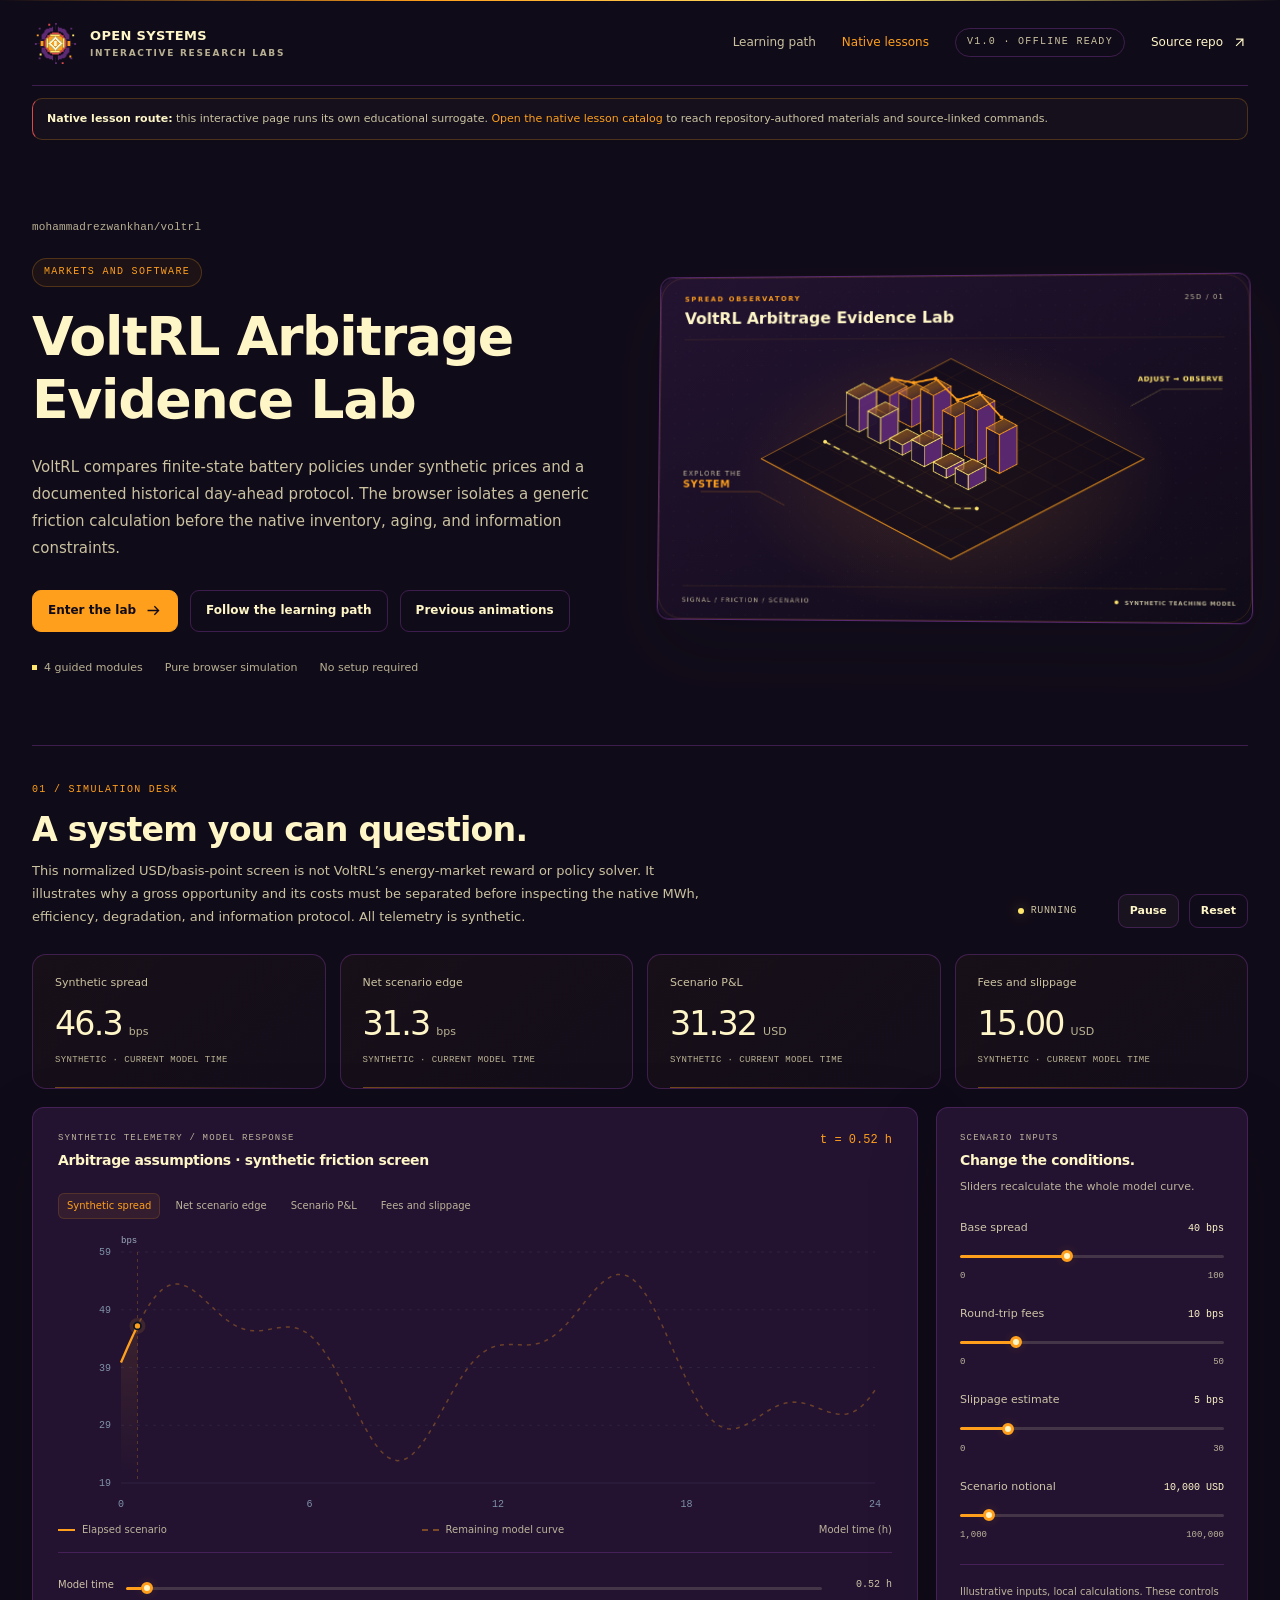
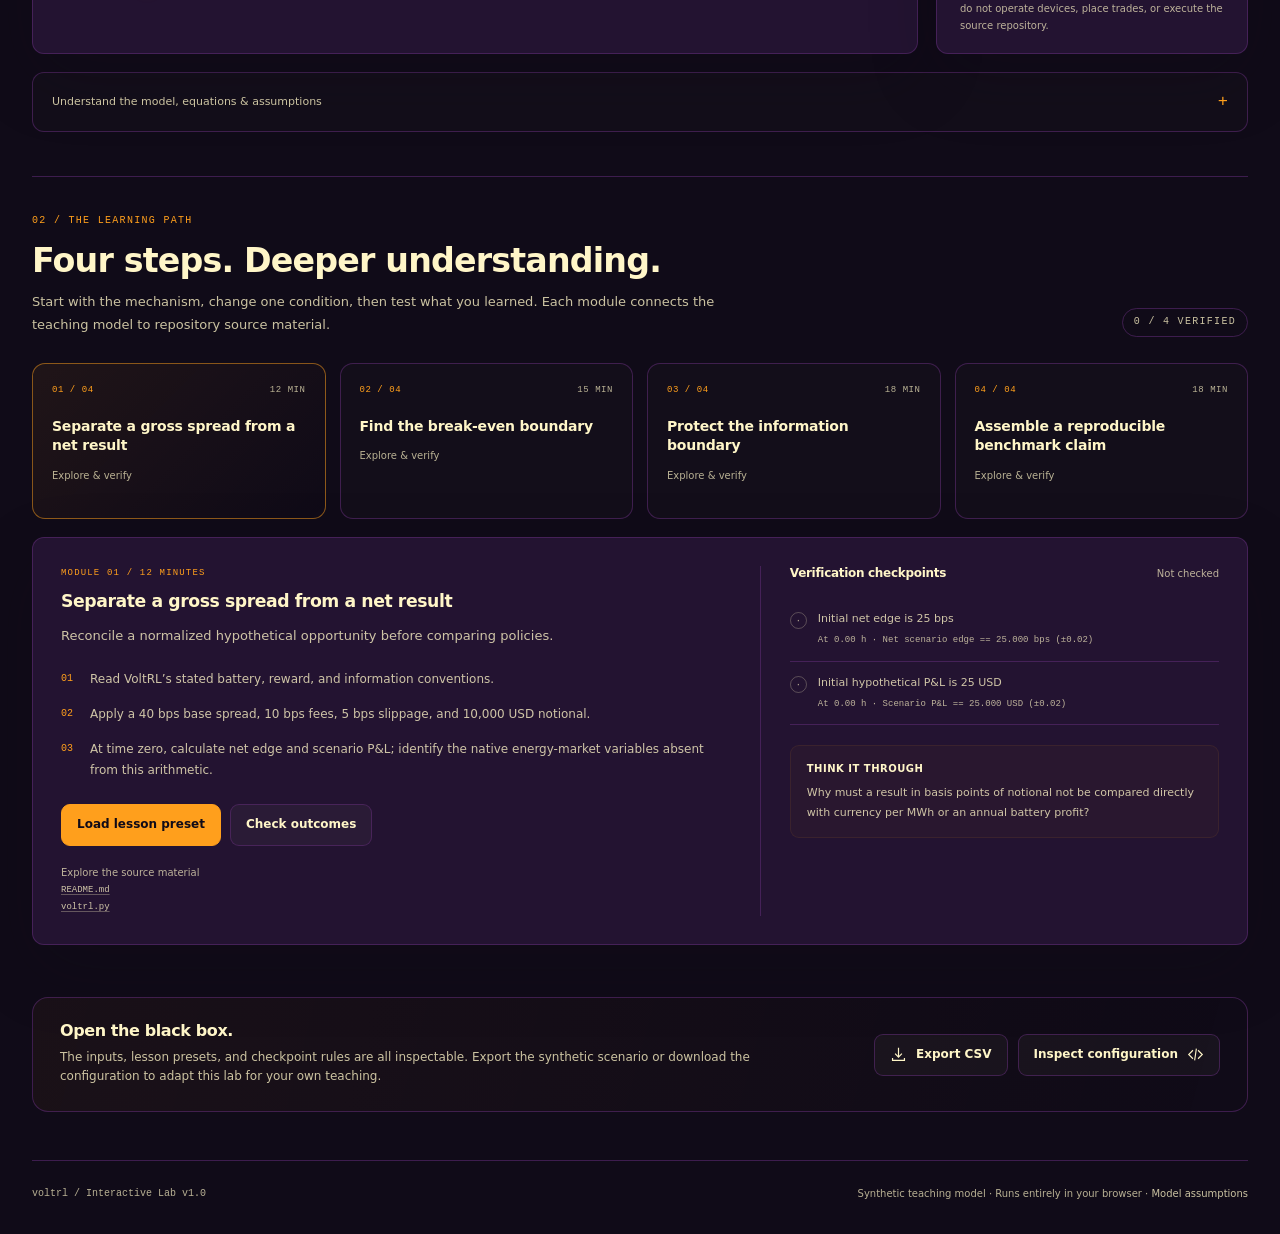
<file: transfer/voltrl/docs/index.html>
<!doctype html>
<html data-avatar-brand="dashboard" data-flagship-build="797fb2486fa9cc496b486f7050ab98b770acc920505359a0411a16e2526e3295" lang="en" data-flagship-repo="mohammadrezwankhan/voltrl" data-flagship-version="1.0">
<head>
<meta charset="utf-8">
<meta name="viewport" content="width=device-width,initial-scale=1">
<meta name="color-scheme" content="dark">
<meta name="description" content="Audit battery-arbitrage assumptions with finite-state benchmarks, chronological protocols &amp; reproducible model evidence.">
<title>VoltRL Arbitrage Evidence Lab · Interactive learning lab</title>
<style>
:root{--primary:#ff9f1c;--secondary:#ffe66d;--surface:#100b18;--glow:rgba(255,159,28,.35);--p-rgb:0,229,255;--s-rgb:0,230,118;--ink:#fff6c8;--muted:#fff6c8;--faint:#fff6c8b8;--border:rgba(255,246,200,.14);--card:rgba(16,11,24,.76);--radius:20px;--shadow:0 24px 70px rgba(16,11,24,.18);font-family:Inter,ui-sans-serif,system-ui,-apple-system,BlinkMacSystemFont,"Segoe UI",sans-serif;color:var(--ink);background:#100b18;font-synthesis:none}
*{box-sizing:border-box}html{scroll-behavior:smooth;scroll-padding-top:24px}body{margin:0;background:radial-gradient(ellipse 65% 550px at 82% 0,rgba(var(--p-rgb),.065),transparent),linear-gradient(180deg,var(--surface) -600px,#100b18 900px);font-size:14px;line-height:1.65}body:before{content:"";position:absolute;inset:0 0 auto;height:1px;background:linear-gradient(90deg,transparent,var(--primary),var(--secondary),transparent)}button,input,select{font:inherit}button,a,input,summary{touch-action:manipulation}button{cursor:pointer}a{color:var(--primary);text-decoration:none}a:hover{text-decoration:underline}button:focus-visible,a:focus-visible,summary:focus-visible,input:focus-visible{outline:2px solid var(--primary);outline-offset:4px}button:disabled{cursor:default;opacity:.45}::selection{background:rgba(var(--p-rgb),.28)}h1,h2,h3,p{margin:0}h1,h2,h3{line-height:1.17;letter-spacing:-.035em}h1{font-size:clamp(2.25rem,4.2vw,4rem);font-weight:640;max-width:730px;text-wrap:balance}h2{font-size:clamp(1.6rem,2.6vw,2.25rem);font-weight:580}h3{font-size:1.08rem;font-weight:600}button svg,a svg{width:17px;height:17px;flex:none}svg{overflow:visible}.shell{width:min(1320px,calc(100% - 64px));margin:auto}.topbar{min-height:86px;display:flex;align-items:center;justify-content:space-between;gap:24px;border-bottom:1px solid var(--border)}.brand{display:flex;align-items:center;gap:12px;color:var(--ink);letter-spacing:.025em;font-weight:650;font-size:13px;white-space:nowrap}.brand:hover{text-decoration:none}.brand-icon{width:34px;height:37px;color:var(--primary)}.brand small{display:block;color:var(--faint);font-size:9px;letter-spacing:.19em;font-weight:600;line-height:1.4}.topnav{display:flex;gap:26px;align-items:center;font-size:12px}.topnav a{color:var(--muted)}.topnav .source-link{color:var(--ink);display:flex;align-items:center;gap:8px}.tag,.eyebrow{font-family:ui-monospace,SFMono-Regular,Consolas,monospace;font-size:10px;letter-spacing:.13em;text-transform:uppercase}.tag{border:1px solid var(--border);border-radius:999px;padding:5px 11px;color:var(--muted);display:inline-flex;gap:7px;align-items:center;white-space:nowrap}.tag.accent{color:var(--primary);border-color:rgba(var(--p-rgb),.23);background:rgba(var(--p-rgb),.055)}.hero{display:grid;grid-template-columns:1fr 1.02fr;align-items:center;gap:40px;padding:66px 0 56px}.hero-copy{padding:12px 0}.repo-path{font-family:ui-monospace,SFMono-Regular,Consolas,monospace;color:var(--faint);font-size:11px;letter-spacing:.015em;overflow-wrap:anywhere;margin-bottom:22px}.hero-title{margin-top:19px}.hero-summary{font-size:15px;line-height:1.8;color:var(--muted);max-width:600px;margin-top:22px}.hero-actions{display:flex;gap:12px;flex-wrap:wrap;margin-top:28px}.btn{display:inline-flex;align-items:center;justify-content:center;gap:9px;min-height:42px;border:1px solid var(--border);border-radius:9px;padding:9px 15px;font-size:12px;font-weight:600;color:var(--ink);background:rgba(255,246,200,.035);transition:background .16s,border-color .16s,transform .16s;text-align:center}.btn:hover{background:rgba(255,246,200,.075);text-decoration:none;border-color:rgba(255,246,200,.28)}.btn.primary{color:#100b18;background:var(--primary);border-color:var(--primary);box-shadow:0 4px 24px rgba(var(--p-rgb),.10)}.btn.primary:hover{filter:brightness(1.08)}.btn.quiet{background:transparent}.btn.compact{min-height:34px;padding:6px 11px;font-size:11px}.btn.icon{padding:8px;min-width:36px}.hero-notes{margin-top:27px;display:flex;gap:22px;align-items:center;font-size:11px;color:var(--faint)}.hero-notes span{display:flex;align-items:center;gap:7px}.mini-square{width:5px;height:5px;background:var(--secondary);display:inline-block}.hero-art{position:relative;min-width:0;transform:perspective(1100px) rotateY(-3deg) rotateX(2deg);transform-origin:center;filter:drop-shadow(0 30px 34px rgba(16,11,24,.23))}.hero-art:after{content:"";position:absolute;inset:0;border-radius:24px;border:1px solid rgba(var(--p-rgb),.14);pointer-events:none}.hero-art>svg{display:block;width:100%;height:auto;border-radius:24px}.section{padding:36px 0 44px;border-top:1px solid var(--border)}.section-heading{display:flex;align-items:flex-end;justify-content:space-between;gap:24px;margin-bottom:26px}.eyebrow{color:var(--primary);margin-bottom:13px}.section-description{font-size:13px;color:var(--muted);margin-top:10px;max-width:690px;line-height:1.75}.section-controls{display:flex;align-items:center;gap:10px;flex:none}.run-status{font-family:ui-monospace,SFMono-Regular,Consolas,monospace;font-size:10px;letter-spacing:.06em;color:var(--muted);display:flex;align-items:center;gap:7px;min-width:90px}.run-status .dot{width:6px;height:6px;border-radius:50%;background:var(--secondary);box-shadow:0 0 13px rgba(var(--s-rgb),.4)}.run-status.paused .dot{background:var(--faint);box-shadow:none}.metric-grid{display:grid;grid-template-columns:repeat(4,minmax(0,1fr));gap:14px;margin-bottom:18px}.metric-card{border:1px solid var(--border);border-radius:14px;background:linear-gradient(140deg,rgba(var(--p-rgb),.035),rgba(255,246,200,.014));padding:20px 22px;min-width:0;position:relative;overflow:hidden}.metric-card:before{content:"";position:absolute;left:22px;right:22px;bottom:0;height:1px;background:linear-gradient(90deg,var(--primary),transparent);opacity:.4}.metric-label{font-size:11px;color:var(--muted);white-space:normal;line-height:1.4;min-height:16px}.metric-reading{display:flex;align-items:baseline;gap:7px;margin-top:11px;white-space:nowrap;font-variant-numeric:tabular-nums}.metric-value{font-size:clamp(1.7rem,2.6vw,2.35rem);font-weight:540;line-height:1.3;letter-spacing:-.055em}.metric-unit{color:var(--faint);font-size:11px}.metric-caption{font-family:ui-monospace,SFMono-Regular,Consolas,monospace;font-size:9px;color:var(--faint);margin-top:7px;letter-spacing:.04em}.workbench{display:grid;grid-template-columns:minmax(0,1fr) 312px;gap:18px}.panel{border:1px solid var(--border);border-radius:var(--radius);background:var(--card);box-shadow:var(--shadow);min-width:0}.chart-panel{padding:23px 25px 18px;overflow:hidden}.panel-topline{display:flex;align-items:flex-start;justify-content:space-between;gap:20px}.panel-kicker{color:var(--faint);font-family:ui-monospace,SFMono-Regular,Consolas,monospace;font-size:9px;letter-spacing:.13em;text-transform:uppercase;margin-bottom:6px}.panel-title{font-size:14px;font-weight:600;letter-spacing:-.02em;line-height:1.4}.chart-time{font-family:ui-monospace,SFMono-Regular,Consolas,monospace;font-size:12px;color:var(--primary);white-space:nowrap}.chart-tabs{display:flex;gap:6px;flex-wrap:wrap;margin-top:22px}.chart-tab{border:1px solid transparent;background:transparent;color:var(--faint);border-radius:6px;padding:5px 8px;font-size:10px;line-height:1.4}.chart-tab:hover{color:var(--ink);background:rgba(255,246,200,.04)}.chart-tab[aria-pressed=true]{background:rgba(var(--p-rgb),.075);color:var(--primary);border-color:rgba(var(--p-rgb),.16)}.canvas-wrap{position:relative;width:100%;height:285px;margin-top:14px}canvas{display:block;width:100%;height:100%}.chart-legend{display:flex;justify-content:space-between;align-items:center;gap:15px;color:var(--faint);font-size:10px;padding:4px 0 14px;border-bottom:1px solid var(--border)}.chart-legend span{display:flex;align-items:center;gap:7px}.legend-line{display:inline-block;width:17px;height:2px;background:var(--primary)}.legend-line.future{height:0;background:none;border-top:2px dashed rgba(var(--p-rgb),.4)}.time-control{display:flex;align-items:center;gap:12px;margin-top:15px}.time-control label{font-size:10px;color:var(--muted);white-space:nowrap}.time-control input{flex:1;min-width:0}.time-control output{font-family:ui-monospace,SFMono-Regular,Consolas,monospace;color:var(--muted);font-size:10px;min-width:58px;text-align:right}.controls-panel{padding:23px 23px 19px}.panel-subtitle{font-size:11px;color:var(--faint);margin-top:7px;line-height:1.6}.sliders{margin-top:24px}.slider-item{margin-top:22px}.slider-item:first-child{margin-top:0}.slider-label{display:flex;align-items:baseline;justify-content:space-between;gap:8px;font-size:11px;color:var(--muted);line-height:1.5}.slider-label output{font-family:ui-monospace,SFMono-Regular,Consolas,monospace;color:var(--ink);font-size:10px;white-space:nowrap}.slider-range{display:flex;justify-content:space-between;font-family:ui-monospace,SFMono-Regular,Consolas,monospace;font-size:9px;color:var(--faint);margin-top:1px}input[type=range]{appearance:none;-webkit-appearance:none;display:block;width:100%;height:22px;margin:9px 0 2px;background:transparent;cursor:pointer}input[type=range]::-webkit-slider-runnable-track{height:3px;border-radius:8px;background:linear-gradient(90deg,var(--primary) 0,var(--primary) var(--fill,50%),rgba(255,246,200,.15) var(--fill,50%))}input[type=range]::-moz-range-track{height:3px;border-radius:8px;background:rgba(255,246,200,.15)}input[type=range]::-moz-range-progress{height:3px;background:var(--primary)}input[type=range]::-webkit-slider-thumb{appearance:none;-webkit-appearance:none;width:12px;height:12px;background:#fff6c8;border:3px solid var(--primary);border-radius:50%;margin-top:-4.5px;box-shadow:0 0 12px rgba(var(--p-rgb),.15)}input[type=range]::-moz-range-thumb{width:7px;height:7px;background:#fff6c8;border:3px solid var(--primary);border-radius:50%}.controls-note{padding-top:18px;margin-top:21px;border-top:1px solid var(--border);color:var(--faint);font-size:10px;line-height:1.7}.method{margin-top:18px;border:1px solid var(--border);border-radius:12px;background:rgba(255,246,200,.014)}.method summary{cursor:pointer;display:flex;align-items:center;justify-content:space-between;gap:18px;padding:15px 19px;color:var(--muted);font-size:11px;list-style:none}.method summary::-webkit-details-marker{display:none}.method summary:after{content:"+";font-family:ui-monospace,monospace;color:var(--primary);font-size:17px}.method[open] summary:after{content:"−"}.method-body{padding:3px 21px 20px}.equation{font-family:ui-monospace,SFMono-Regular,Consolas,monospace;font-size:11px;color:var(--primary);line-height:1.9;white-space:pre-wrap;overflow-wrap:anywhere;padding:14px 16px;border-radius:9px;background:rgba(var(--p-rgb),.035);margin:0 0 14px}.method-body ul{padding-left:18px;margin:0;color:var(--muted);font-size:11px;line-height:1.8}.method-body li+li{margin-top:4px}.module-grid{display:grid;grid-template-columns:repeat(4,minmax(0,1fr));gap:14px;margin-bottom:18px}.module-button{display:flex;flex-direction:column;text-align:left;border:1px solid var(--border);border-radius:13px;background:rgba(255,246,200,.015);padding:19px;min-height:156px;color:var(--ink);width:100%;position:relative;transition:border-color .2s,background .2s}.module-button:hover{border-color:rgba(var(--p-rgb),.35);background:rgba(var(--p-rgb),.025)}.module-button[aria-selected=true]{border-color:rgba(var(--p-rgb),.5);background:linear-gradient(135deg,rgba(var(--p-rgb),.065),transparent)}.module-meta{font-family:ui-monospace,SFMono-Regular,Consolas,monospace;display:flex;align-items:center;justify-content:space-between;gap:8px;font-size:9px;color:var(--faint);letter-spacing:.06em;width:100%;margin-bottom:19px}.module-index{color:var(--primary)}.module-title{font-size:14px;font-weight:570;line-height:1.4;letter-spacing:-.015em;overflow-wrap:anywhere}.module-state{font-size:10px;color:var(--faint);margin-top:12px}.module-state.completed{color:var(--secondary)}.lesson-panel{padding:28px;display:grid;grid-template-columns:minmax(0,1.18fr) minmax(280px,.82fr);gap:38px}.lesson-eyebrow{font-family:ui-monospace,SFMono-Regular,Consolas,monospace;color:var(--primary);font-size:9px;letter-spacing:.13em;text-transform:uppercase;margin-bottom:10px}.lesson-objective{font-size:13px;color:var(--muted);line-height:1.8;margin-top:13px}.lesson-steps{list-style:none;counter-reset:steps;padding:0;margin:22px 0}.lesson-steps li{counter-increment:steps;position:relative;padding-left:29px;color:var(--muted);font-size:12px;line-height:1.8;margin-top:13px}.lesson-steps li:before{content:counter(steps,decimal-leading-zero);position:absolute;left:0;top:1px;color:var(--primary);font-family:ui-monospace,monospace;font-size:10px}.lesson-actions{display:flex;flex-wrap:wrap;gap:9px;margin-top:21px}.check-area{border-left:1px solid var(--border);padding-left:29px;min-width:0}.checks-heading{display:flex;justify-content:space-between;gap:10px;align-items:baseline}.checks-heading h3{font-size:12px;letter-spacing:0}.check-status{color:var(--faint);font-size:10px}.checks{margin-top:16px}.check-row{padding:12px 0;border-bottom:1px solid var(--border)}.check-top{display:flex;gap:11px;align-items:flex-start;font-size:11px;color:var(--muted);line-height:1.65}.check-icon{width:17px;height:17px;flex:none;border:1px solid rgba(255,246,200,.25);border-radius:50%;font-size:10px;text-align:center;line-height:15px;color:var(--faint);margin-top:2px}.check-row.pass .check-icon{border-color:rgba(var(--s-rgb),.4);color:var(--secondary);background:rgba(var(--s-rgb),.07)}.check-row.fail .check-icon{border-color:rgba(255,246,200,.4);color:#fff6c8}.check-value{font-family:ui-monospace,SFMono-Regular,Consolas,monospace;font-size:9px;color:var(--faint);padding-left:28px;margin-top:4px;line-height:1.7;overflow-wrap:anywhere}.check-row.pass .check-value{color:var(--secondary)}.check-row.fail .check-value{color:#fff6c8}.reflection{font-size:11px;line-height:1.8;color:var(--muted);padding:14px 16px;border-radius:9px;background:rgba(var(--p-rgb),.03);border:1px solid rgba(var(--p-rgb),.08);margin-top:20px}.reflection strong{display:block;color:var(--ink);font-size:10px;letter-spacing:.05em;margin-bottom:5px;text-transform:uppercase;font-weight:600}.lesson-sources{margin-top:17px;font-size:10px;color:var(--faint);line-height:1.9;overflow-wrap:anywhere}.lesson-sources a{display:block;color:var(--muted);font-family:ui-monospace,SFMono-Regular,Consolas,monospace;font-size:9px;text-decoration:underline;text-decoration-color:rgba(255,246,200,.3);text-underline-offset:3px}.about-strip{display:flex;align-items:center;justify-content:space-between;gap:30px;border:1px solid var(--border);border-radius:16px;padding:24px 27px;background:linear-gradient(105deg,rgba(var(--p-rgb),.045),transparent);margin:8px 0 48px}.about-strip h3{font-size:16px;font-weight:550}.about-strip p{font-size:12px;color:var(--muted);margin-top:7px;max-width:760px}.about-actions{display:flex;gap:10px;flex:none}.footer{display:flex;justify-content:space-between;gap:20px;align-items:center;border-top:1px solid var(--border);padding:25px 0 31px;font-size:10px;color:var(--faint)}.footer span:first-child{font-family:ui-monospace,SFMono-Regular,Consolas,monospace}.footer a{color:var(--muted)}.toast{position:fixed;left:50%;bottom:23px;transform:translateX(-50%) translateY(14px);border:1px solid rgba(var(--p-rgb),.25);background:#231331;box-shadow:0 15px 50px rgba(16,11,24,.4);padding:11px 17px;border-radius:10px;color:var(--ink);font-size:12px;opacity:0;pointer-events:none;max-width:min(90vw,600px);width:max-content;z-index:10;transition:opacity .2s,transform .2s}.toast.visible{opacity:1;transform:translateX(-50%) translateY(0)}.drawer{position:fixed;inset:0 0 0 auto;margin:0;height:100dvh;max-height:100dvh;width:min(650px,100%);max-width:100%;border:0;border-left:1px solid var(--border);padding:0;background:#231331;color:var(--ink);box-shadow:-25px 0 100px rgba(16,11,24,.4)}.drawer::backdrop{background:rgba(16,11,24,.75);backdrop-filter:blur(5px)}.drawer-layout{display:flex;flex-direction:column;height:100%;min-height:0}.drawer-header{padding:25px 27px 20px;border-bottom:1px solid var(--border);flex:none}.drawer-header-row{display:flex;justify-content:space-between;align-items:flex-start;gap:20px}.drawer h2{font-size:24px}.drawer-intro{font-size:12px;color:var(--muted);line-height:1.8;margin-top:13px}.drawer-toolbar{display:flex;gap:9px;flex-wrap:wrap;margin-top:18px}.drawer-body{padding:22px 27px;overflow:auto;min-height:0}.config-meta{display:grid;grid-template-columns:1fr 1fr;gap:12px;margin-bottom:18px}.config-meta div{padding:12px;background:rgba(255,246,200,.025);border:1px solid var(--border);border-radius:9px;font-size:11px;color:var(--muted);overflow-wrap:anywhere}.config-meta strong{display:block;font-family:ui-monospace,monospace;font-size:9px;color:var(--faint);letter-spacing:.1em;font-weight:500;text-transform:uppercase;margin-bottom:4px}.code-label{font-family:ui-monospace,monospace;font-size:10px;color:var(--primary);margin:20px 0 11px}.config-code{font-family:ui-monospace,SFMono-Regular,Consolas,monospace;font-size:10px;line-height:1.8;margin:0;padding:17px;background:#100b18;border:1px solid var(--border);border-radius:10px;white-space:pre;overflow:auto;tab-size:2;max-width:100%;color:#fff6c8}.drawer-footer{border-top:1px solid var(--border);font-size:10px;color:var(--faint);padding:14px 27px;flex:none}.visually-hidden{position:absolute!important;width:1px;height:1px;padding:0;margin:-1px;overflow:hidden;clip:rect(0,0,0,0);white-space:nowrap;border:0}.skip-link{position:absolute;left:20px;top:-100px;background:var(--primary);color:#100b18;border-radius:6px;padding:10px 18px;z-index:99}.skip-link:focus{top:12px}.error-banner{border:1px solid #fff6c8;border-radius:12px;background:#231331;color:#fff6c8;padding:20px;margin:30px auto}.hidden{display:none!important}
@media(min-width:1440px){.hero{gap:65px}.hero-art{margin-left:0;margin-right:-6px}.canvas-wrap{height:310px}}
@media(max-width:1100px){.shell{width:calc(100% - 44px)}.hero{gap:28px;padding-top:48px}.hero-summary{font-size:13px}.workbench{grid-template-columns:minmax(0,1fr) 280px}.controls-panel{padding:20px}.module-button{padding:16px}.lesson-panel{gap:26px}.check-area{padding-left:24px}.topnav{gap:19px}.metric-card{padding:17px}.metric-card:before{left:17px;right:17px}}
@media(max-width:820px){.hero{grid-template-columns:1fr;gap:30px;padding:37px 0 35px}.hero-copy{max-width:640px}.hero-title{font-size:clamp(2.35rem,6.5vw,3.9rem)}.hero-summary{font-size:14px;max-width:660px}.hero-art{max-width:720px;width:100%;transform:none}.repo-path{margin-bottom:16px}.hero-notes{margin-top:23px}.workbench{grid-template-columns:1fr}.controls-panel{display:block;padding:23px}.sliders{display:grid;grid-template-columns:repeat(2,minmax(0,1fr));gap:21px 32px;margin-top:23px}.slider-item{margin:0}.controls-note{margin-top:21px;padding-top:14px}.metric-value{font-size:1.75rem}.metric-label{font-size:10px;min-height:28px}.metric-reading{gap:4px}.metric-unit{font-size:9px}.metric-caption{font-size:8px}.module-grid{grid-template-columns:repeat(2,minmax(0,1fr))}.module-button{min-height:139px}.lesson-panel{grid-template-columns:1fr;padding:24px;gap:25px}.check-area{padding-left:0;border-left:0;border-top:1px solid var(--border);padding-top:25px}.about-strip{align-items:flex-start;flex-direction:column;gap:20px}.section-controls{gap:8px}.section-heading{gap:20px}.topnav .nav-secondary{display:none}.canvas-wrap{height:290px}}
@media(max-width:560px){.shell{width:calc(100% - 32px)}.topbar{min-height:73px;gap:12px}.brand{gap:8px;font-size:11px}.brand-icon{width:27px;height:30px}.brand small{font-size:7px}.topnav{gap:10px}.topnav .tag{display:none}.topnav .source-link{font-size:11px;gap:5px}.hero{padding-top:30px;gap:25px}.hero-title{font-size:clamp(2rem,8.8vw,2.8rem);line-height:1.12}.hero-summary{font-size:13px;margin-top:18px}.hero-actions{margin-top:22px;gap:8px}.btn{padding:9px 12px;font-size:11px;min-height:41px}.hero-notes{font-size:9px;gap:15px}.hero-art>svg{border-radius:15px}.hero-art:after{border-radius:15px}.tag{font-size:8px;padding:4px 9px}.repo-path{font-size:9px;margin-bottom:14px}.section{padding:29px 0 32px}.section-heading{display:block;margin-bottom:21px}.eyebrow{font-size:9px;margin-bottom:11px}.section-description{font-size:12px}.section-controls{margin-top:18px}.metric-grid{grid-template-columns:repeat(2,minmax(0,1fr));gap:10px;margin-bottom:14px}.metric-label{min-height:0;font-size:10px}.metric-value{font-size:2rem}.metric-card{padding:16px}.metric-caption{font-size:8px}.metric-unit{font-size:10px}.workbench{gap:14px}.chart-panel{padding:19px 14px 16px}.panel-topline{gap:13px}.panel-title{font-size:12px}.chart-time{font-size:10px}.chart-tabs{gap:4px;margin-top:18px}.chart-tab{font-size:9px;padding:5px 6px}.canvas-wrap{height:240px;margin-top:10px}.chart-legend{font-size:8px;gap:10px;align-items:flex-start}.chart-legend span{gap:5px;line-height:1.5}.legend-line{width:13px;margin-top:5px;flex:none}.time-control{gap:8px}.time-control label,.time-control output{font-size:9px}.time-control output{min-width:47px}.controls-panel{padding:20px}.sliders{grid-template-columns:1fr;gap:22px}.slider-label{font-size:11px}.method summary{font-size:10px;padding:13px 15px}.method-body{padding:2px 15px 17px}.equation{font-size:10px;padding:12px}.module-grid{gap:10px;margin-bottom:14px}.module-button{padding:14px;min-height:145px}.module-meta{font-size:8px;margin-bottom:15px}.module-title{font-size:12px}.module-state{font-size:9px}.lesson-panel{padding:20px}.lesson-objective{font-size:12px}.lesson-steps li{font-size:11px}.lesson-sources a{font-size:9px}.about-strip{padding:21px;margin-bottom:34px}.about-strip h3{font-size:15px}.about-strip p{font-size:11px}.about-actions{flex-wrap:wrap;gap:8px}.footer{display:block;font-size:9px;padding:22px 0}.footer span{display:block}.footer span+span{margin-top:9px}.drawer-header{padding:22px 19px 18px}.drawer-body{padding:18px 19px}.drawer-footer{padding:13px 19px}.drawer h2{font-size:21px}.drawer-intro{font-size:11px}.config-code{font-size:9px;padding:13px}.config-meta{gap:9px}.config-meta div{font-size:10px;padding:10px}.toast{font-size:11px;bottom:15px;max-width:calc(100vw - 26px)}}
@media(prefers-reduced-motion:reduce){html{scroll-behavior:auto}*,*:before,*:after{animation:none!important;transition:none!important}.hero-art{transform:none}}

.native-lessons-link{white-space:nowrap;color:var(--primary)!important}.native-surface-note{margin:12px 0 0;padding:11px 14px;border:1px solid rgba(var(--p-rgb),.24);border-left:4px solid #d94a4a;border-radius:8px;background:rgba(255,246,200,.025);color:var(--muted);font-size:11px;line-height:1.65}.native-surface-note strong{color:var(--ink)}.native-surface-note a{color:var(--primary)}@media(max-width:560px){.native-lessons-link{font-size:10px}.native-surface-note{margin-top:8px;padding:9px 11px}}
</style>
<link rel="stylesheet" href="visuals/brand-uniformity/brand.css">
</head>
<body>
<a class="skip-link" href="#simulation">Skip to simulation</a>
<div class="shell" id="app-shell">
<header class="topbar">
<a class="brand" href="#top" aria-label="Open Systems Lab home"><img class="brand-avatar" data-brand-decoration="true" src="visuals/brand-uniformity/avatar.svg" width="48" height="48" alt=""><svg class="brand-icon" viewBox="0 0 36 40" fill="none" aria-hidden="true"><path d="M18 2 34 11v18L18 38 2 29V11Z" stroke="currentColor" stroke-width="1.4"/><path d="m2 11 16 9 16-9M18 20v18M10 15.5v-9M26 24.5v9" stroke="currentColor" stroke-opacity=".45"/><path d="m18 10 8 4.5v9L18 28l-8-4.5v-9Z" fill="currentColor" fill-opacity=".16" stroke="currentColor" stroke-width="1.1"/></svg><span>OPEN SYSTEMS<small>INTERACTIVE RESEARCH LABS</small></span></a>
<nav class="topnav" aria-label="Main navigation"><a class="nav-secondary" href="#lessons">Learning path</a><a class="native-lessons-link" href="native-lessons.html">Native lessons</a><span class="tag">v1.0 · offline ready</span><a class="source-link" id="top-source" href="#sources" target="_blank" rel="noopener noreferrer">Source repo <svg viewBox="0 0 20 20" fill="none" aria-hidden="true"><path d="M6 14 14 6M6 6h8v8" stroke="currentColor" stroke-width="1.4"/></svg></a></nav>
</header>
<aside class="native-surface-note" role="note"><strong>Native lesson route:</strong> this interactive page runs its own educational surrogate. <a href="native-lessons.html">Open the native lesson catalog</a> to reach repository-authored materials and source-linked commands.</aside><main id="top">
<section class="hero" aria-labelledby="hero-title">
<div class="hero-copy"><p class="repo-path" id="repo-path"></p><span class="tag accent" id="domain-tag">INTERACTIVE ENGINEERING LAB</span><h1 class="hero-title" id="hero-title">Explore the system.</h1><p class="hero-summary" id="hero-summary"></p><div class="hero-actions"><a class="btn primary" href="#simulation">Enter the lab <svg viewBox="0 0 20 20" fill="none" aria-hidden="true"><path d="M3 10h13m-5-5 5 5-5 5" stroke="currentColor" stroke-width="1.5"/></svg></a><a class="btn quiet" href="#lessons">Follow the learning path</a><a class="btn quiet previous-animations-link" href="animations/">Previous animations</a></div><div class="hero-notes"><span><i class="mini-square" aria-hidden="true"></i><span id="hero-module-count">4 guided modules</span></span><span>Pure browser simulation</span><span>No setup required</span></div></div>
<div class="hero-art"><svg xmlns="http://www.w3.org/2000/svg" width="960" height="560" viewBox="0 0 960 560" role="img" aria-labelledby="h-voltrl-title h-voltrl-desc">
<title id="h-voltrl-title">VoltRL Arbitrage Evidence Lab — 2.5D teaching laboratory</title>
<desc id="h-voltrl-desc">An isometric vector illustration of spread observatory. Decorative animation only; all dashboard telemetry is synthetic.</desc>
<defs>
      <linearGradient id="h-voltrl-bg" x2="1" y2="1"><stop stop-color="#231331"/><stop offset="1" stop-color="#100b18"/></linearGradient>
      <linearGradient id="h-voltrl-top" x2="0.8" y2="1"><stop stop-color="#ff9f1c" stop-opacity=".3"/><stop offset="1" stop-color="#231331"/></linearGradient>
      <radialGradient id="h-voltrl-halo"><stop stop-color="#ff9f1c" stop-opacity=".16"/><stop offset="1" stop-color="#ff9f1c" stop-opacity="0"/></radialGradient>
      <pattern id="h-voltrl-dots" width="24" height="24" patternUnits="userSpaceOnUse"><circle cx="1" cy="1" r=".7" fill="#fff6c8" opacity=".12"/></pattern>
      <clipPath id="h-voltrl-clip"><rect width="960" height="560" rx="24"/></clipPath>
    </defs>
    <style>
      text{font-family:ui-sans-serif,system-ui,-apple-system,BlinkMacSystemFont,'Segoe UI',sans-serif}
      .flow{animation:h-voltrl-flow 4.8s linear 1 both}
      .float{animation:h-voltrl-float 4.8s ease-in-out 1 both}
      .signal{animation:h-voltrl-signal 4.8s ease-in-out 1 both}
      @keyframes h-voltrl-flow{to{stroke-dashoffset:-34}}
      @keyframes h-voltrl-float{50%{transform:translateY(-6px)}}
      @keyframes h-voltrl-signal{50%{opacity:.35}}
      @media(prefers-reduced-motion:reduce){.flow,.float,.signal{animation:none!important}}
    </style>
    <g clip-path="url(#h-voltrl-clip)">
      <rect width="960" height="560" rx="24" fill="url(#h-voltrl-bg)"/>
      <rect width="960" height="560" fill="url(#h-voltrl-dots)"/>
      <ellipse cx="480" cy="326" rx="360" ry="225" fill="url(#h-voltrl-halo)"/>
      <path d="M40 102H920" stroke="#ff9f1c" stroke-opacity=".16"/>

<text x="40" y="39" fill="#ff9f1c" font-size="11" font-weight="700" letter-spacing="2.8">SPREAD OBSERVATORY</text>
<text x="40" y="76" fill="#fff6c8" font-size="26" font-weight="600" >VoltRL Arbitrage Evidence Lab</text>
<text x="920" y="40" fill="#fff6c8b8" font-size="11" font-weight="500" text-anchor="end" letter-spacing="2">25D / 01</text>
<polygon points="480.0,135.2 790.8,298.0 480.0,460.8 169.2,298.0" fill="#100b18" stroke="#ff9f1c" stroke-width="1.2" opacity="0.7" />
<polyline points="509.4,150.6 198.6,313.4" fill="none" stroke="#ff9f1c" stroke-width="0.7" opacity="0.14" stroke-linecap="round" stroke-linejoin="round" />
<polyline points="450.6,150.6 761.4,313.4" fill="none" stroke="#ff9f1c" stroke-width="0.7" opacity="0.14" stroke-linecap="round" stroke-linejoin="round" />
<polyline points="551.4,172.6 240.6,335.4" fill="none" stroke="#ff9f1c" stroke-width="0.7" opacity="0.14" stroke-linecap="round" stroke-linejoin="round" />
<polyline points="408.6,172.6 719.4,335.4" fill="none" stroke="#ff9f1c" stroke-width="0.7" opacity="0.14" stroke-linecap="round" stroke-linejoin="round" />
<polyline points="593.4,194.6 282.6,357.4" fill="none" stroke="#ff9f1c" stroke-width="0.7" opacity="0.14" stroke-linecap="round" stroke-linejoin="round" />
<polyline points="366.6,194.6 677.4,357.4" fill="none" stroke="#ff9f1c" stroke-width="0.7" opacity="0.14" stroke-linecap="round" stroke-linejoin="round" />
<polyline points="635.4,216.6 324.6,379.4" fill="none" stroke="#ff9f1c" stroke-width="0.7" opacity="0.14" stroke-linecap="round" stroke-linejoin="round" />
<polyline points="324.6,216.6 635.4,379.4" fill="none" stroke="#ff9f1c" stroke-width="0.7" opacity="0.14" stroke-linecap="round" stroke-linejoin="round" />
<polyline points="677.4,238.6 366.6,401.4" fill="none" stroke="#ff9f1c" stroke-width="0.7" opacity="0.14" stroke-linecap="round" stroke-linejoin="round" />
<polyline points="282.6,238.6 593.4,401.4" fill="none" stroke="#ff9f1c" stroke-width="0.7" opacity="0.14" stroke-linecap="round" stroke-linejoin="round" />
<polyline points="719.4,260.6 408.6,423.4" fill="none" stroke="#ff9f1c" stroke-width="0.7" opacity="0.14" stroke-linecap="round" stroke-linejoin="round" />
<polyline points="240.6,260.6 551.4,423.4" fill="none" stroke="#ff9f1c" stroke-width="0.7" opacity="0.14" stroke-linecap="round" stroke-linejoin="round" />
<polyline points="761.4,282.6 450.6,445.4" fill="none" stroke="#ff9f1c" stroke-width="0.7" opacity="0.14" stroke-linecap="round" stroke-linejoin="round" />
<polyline points="198.6,282.6 509.4,445.4" fill="none" stroke="#ff9f1c" stroke-width="0.7" opacity="0.14" stroke-linecap="round" stroke-linejoin="round" />
<polyline points="169.2,298.0 480.0,460.8 790.8,298.0" fill="none" stroke="#ff9f1c" stroke-width="1.8" opacity="0.6" stroke-linecap="round" stroke-linejoin="round" />
<g class="float">
<polygon points="359.0,217.4 380.0,228.4 380.0,195.4 359.0,184.4" fill="#231331" stroke="#ff9f1c" stroke-width="1.2" opacity="0.95" />
<polygon points="408.6,213.4 380.0,228.4 380.0,195.4 408.6,180.4" fill="#5c2a72" stroke="#ff9f1c" stroke-width="1.2" opacity="0.95" />
<polygon points="387.6,169.4 408.6,180.4 380.0,195.4 359.0,184.4" fill="url(#h-voltrl-top)" stroke="#ff9f1c" stroke-width="1.2" opacity="1" />
<polygon points="308.6,243.8 329.6,254.8 329.6,200.8 308.6,189.8" fill="#231331" stroke="#ffe66d" stroke-width="1.2" opacity="0.95" />
<polygon points="358.2,239.8 329.6,254.8 329.6,200.8 358.2,185.8" fill="#5c2a72" stroke="#ffe66d" stroke-width="1.2" opacity="0.95" />
<polygon points="337.2,174.8 358.2,185.8 329.6,200.8 308.6,189.8" fill="url(#h-voltrl-top)" stroke="#ffe66d" stroke-width="1.2" opacity="1" />
<polygon points="394.7,236.1 415.7,247.1 415.7,202.1 394.7,191.1" fill="#231331" stroke="#ff9f1c" stroke-width="1.2" opacity="0.95" />
<polygon points="444.3,232.1 415.7,247.1 415.7,202.1 444.3,187.1" fill="#5c2a72" stroke="#ff9f1c" stroke-width="1.2" opacity="0.95" />
<polygon points="423.3,176.1 444.3,187.1 415.7,202.1 394.7,191.1" fill="url(#h-voltrl-top)" stroke="#ff9f1c" stroke-width="1.2" opacity="1" />
<polygon points="344.3,262.5 365.3,273.5 365.3,231.5 344.3,220.5" fill="#231331" stroke="#ffe66d" stroke-width="1.2" opacity="0.95" />
<polygon points="393.9,258.5 365.3,273.5 365.3,231.5 393.9,216.5" fill="#5c2a72" stroke="#ffe66d" stroke-width="1.2" opacity="0.95" />
<polygon points="372.9,205.5 393.9,216.5 365.3,231.5 344.3,220.5" fill="url(#h-voltrl-top)" stroke="#ffe66d" stroke-width="1.2" opacity="1" />
<polygon points="430.4,254.8 451.4,265.8 451.4,195.3 430.4,184.3" fill="#231331" stroke="#ff9f1c" stroke-width="1.2" opacity="0.95" />
<polygon points="480.0,250.8 451.4,265.8 451.4,195.3 480.0,180.3" fill="#5c2a72" stroke="#ff9f1c" stroke-width="1.2" opacity="0.95" />
<polygon points="459.0,169.3 480.0,180.3 451.4,195.3 430.4,184.3" fill="url(#h-voltrl-top)" stroke="#ff9f1c" stroke-width="1.2" opacity="1" />
<polygon points="380.0,281.2 401.0,292.2 401.0,275.7 380.0,264.7" fill="#231331" stroke="#ffe66d" stroke-width="1.2" opacity="0.95" />
<polygon points="429.6,277.2 401.0,292.2 401.0,275.7 429.6,260.7" fill="#5c2a72" stroke="#ffe66d" stroke-width="1.2" opacity="0.95" />
<polygon points="408.6,249.7 429.6,260.7 401.0,275.7 380.0,264.7" fill="url(#h-voltrl-top)" stroke="#ffe66d" stroke-width="1.2" opacity="1" />
<polygon points="466.1,273.5 487.1,284.5 487.1,230.5 466.1,219.5" fill="#231331" stroke="#ff9f1c" stroke-width="1.2" opacity="0.95" />
<polygon points="515.7,269.5 487.1,284.5 487.1,230.5 515.7,215.5" fill="#5c2a72" stroke="#ff9f1c" stroke-width="1.2" opacity="0.95" />
<polygon points="494.7,204.5 515.7,215.5 487.1,230.5 466.1,219.5" fill="url(#h-voltrl-top)" stroke="#ff9f1c" stroke-width="1.2" opacity="1" />
<polygon points="415.7,299.9 436.7,310.9 436.7,277.9 415.7,266.9" fill="#231331" stroke="#ffe66d" stroke-width="1.2" opacity="0.95" />
<polygon points="465.3,295.9 436.7,310.9 436.7,277.9 465.3,262.9" fill="#5c2a72" stroke="#ffe66d" stroke-width="1.2" opacity="0.95" />
<polygon points="444.3,251.9 465.3,262.9 436.7,277.9 415.7,266.9" fill="url(#h-voltrl-top)" stroke="#ffe66d" stroke-width="1.2" opacity="1" />
<polygon points="501.8,292.2 522.8,303.2 522.8,219.2 501.8,208.2" fill="#231331" stroke="#ff9f1c" stroke-width="1.2" opacity="0.95" />
<polygon points="551.4,288.2 522.8,303.2 522.8,219.2 551.4,204.2" fill="#5c2a72" stroke="#ff9f1c" stroke-width="1.2" opacity="0.95" />
<polygon points="530.4,193.2 551.4,204.2 522.8,219.2 501.8,208.2" fill="url(#h-voltrl-top)" stroke="#ff9f1c" stroke-width="1.2" opacity="1" />
<polygon points="451.4,318.6 472.4,329.6 472.4,314.6 451.4,303.6" fill="#231331" stroke="#ffe66d" stroke-width="1.2" opacity="0.95" />
<polygon points="501.0,314.6 472.4,329.6 472.4,314.6 501.0,299.6" fill="#5c2a72" stroke="#ffe66d" stroke-width="1.2" opacity="0.95" />
<polygon points="480.0,288.6 501.0,299.6 472.4,314.6 451.4,303.6" fill="url(#h-voltrl-top)" stroke="#ffe66d" stroke-width="1.2" opacity="1" />
<polygon points="537.5,310.9 558.5,321.9 558.5,258.9 537.5,247.9" fill="#231331" stroke="#ff9f1c" stroke-width="1.2" opacity="0.95" />
<polygon points="587.1,306.9 558.5,321.9 558.5,258.9 587.1,243.9" fill="#5c2a72" stroke="#ff9f1c" stroke-width="1.2" opacity="0.95" />
<polygon points="566.1,232.9 587.1,243.9 558.5,258.9 537.5,247.9" fill="url(#h-voltrl-top)" stroke="#ff9f1c" stroke-width="1.2" opacity="1" />
<polygon points="487.1,337.3 508.1,348.3 508.1,324.3 487.1,313.3" fill="#231331" stroke="#ffe66d" stroke-width="1.2" opacity="0.95" />
<polygon points="536.7,333.3 508.1,348.3 508.1,324.3 536.7,309.3" fill="#5c2a72" stroke="#ffe66d" stroke-width="1.2" opacity="0.95" />
<polygon points="515.7,298.3 536.7,309.3 508.1,324.3 487.1,313.3" fill="url(#h-voltrl-top)" stroke="#ffe66d" stroke-width="1.2" opacity="1" />
<polyline points="383.4,167.6 419.1,174.3 454.8,167.5 490.5,202.7 526.2,191.4 561.9,231.1" fill="none" stroke="#ff9f1c" stroke-width="2.8" opacity="1" stroke-linecap="round" stroke-linejoin="round" />
<circle cx="383.4" cy="167.6" r="3" fill="#ff9f1c"/>
<circle cx="419.1" cy="174.3" r="3" fill="#ff9f1c"/>
<circle cx="454.8" cy="167.5" r="3" fill="#ff9f1c"/>
<circle cx="490.5" cy="202.7" r="3" fill="#ff9f1c"/>
<circle cx="526.2" cy="191.4" r="3" fill="#ff9f1c"/>
<circle cx="561.9" cy="231.1" r="3" fill="#ff9f1c"/>
<polyline points="274.2,270.6 480.0,378.4 522.0,378.4" fill="none" stroke="#ffe66d" stroke-width="5.4" opacity="0.08" stroke-linecap="round" stroke-linejoin="round" />
<polyline points="274.2,270.6 480.0,378.4 522.0,378.4" fill="none" stroke="#ffe66d" stroke-width="2.4" opacity="0.8" stroke-linecap="round" stroke-linejoin="round" class="flow" stroke-dasharray="9 8"/>
<circle cx="274.2" cy="270.6" r="3" fill="#ffe66d"/>
<circle cx="522.0" cy="378.4" r="3" fill="#ffe66d"/>
</g>
<polyline points="70.0,352.0 166.0,352.0 208.0,374.0" fill="none" stroke="#ff9f1c" stroke-width="1" opacity="0.4" stroke-linecap="round" stroke-linejoin="round" />
<text x="40" y="326" fill="#fff6c8b8" font-size="11" font-weight="500" letter-spacing="2">EXPLORE THE</text>
<text x="40" y="345" fill="#ff9f1c" font-size="16" font-weight="600" letter-spacing="1">SYSTEM</text>
<polyline points="770.0,213.0 819.0,186.0 916.0,186.0" fill="none" stroke="#ffe66d" stroke-width="1" opacity="0.4" stroke-linecap="round" stroke-linejoin="round" />
<text x="918" y="173" fill="#ffe66d" font-size="11" font-weight="600" text-anchor="end" letter-spacing="1">ADJUST → OBSERVE</text>
<path d="M40 506H920" stroke="#ff9f1c" stroke-opacity=".15"/>
<text x="40" y="532" fill="#fff6c8b8" font-size="10" font-weight="500" letter-spacing="2">SIGNAL / FRICTION / SCENARIO</text>
<circle cx="746.0" cy="528.0" r="3" fill="#ffe66d" class="signal"/>
<text x="759" y="532" fill="#fff6c8b8" font-size="9" font-weight="600" letter-spacing="1.1">SYNTHETIC TEACHING MODEL</text>
</g></svg></div>
</section>
<section class="section" id="simulation" aria-labelledby="simulation-title">
<div class="section-heading"><div><p class="eyebrow">01 / Simulation desk</p><h2 id="simulation-title">A system you can question.</h2><p class="section-description" id="model-summary">Move a parameter. Watch the response. Every value below comes from a transparent, synthetic teaching model.</p></div><div class="section-controls"><div class="run-status paused" id="run-status"><span class="dot" aria-hidden="true"></span><span id="run-label">PAUSED</span></div><button class="btn compact" id="play-button" type="button">Run simulation</button><button class="btn compact quiet" id="reset-button" type="button">Reset</button></div></div>
<div class="metric-grid" id="metric-grid" aria-label="Synthetic model values"></div>
<div class="workbench">
<div class="panel chart-panel"><div class="panel-topline"><div><p class="panel-kicker">Synthetic telemetry / model response</p><h3 class="panel-title" id="chart-heading"></h3></div><span class="chart-time" id="chart-time"></span></div><div class="chart-tabs" id="metric-tabs" role="group" aria-label="Choose chart metric"></div><div class="canvas-wrap"><canvas id="telemetry-chart" role="img" aria-describedby="chart-description">Your browser does not support the canvas plot. The current synthetic values are available in the metric cards and the full scenario can be downloaded as CSV.</canvas></div><p id="chart-description" class="visually-hidden">A deterministic model curve. The solid segment shows elapsed model time, the dashed segment shows the remaining scenario. Choose a metric above or scrub model time below.</p><div class="chart-legend" aria-hidden="true"><span><i class="legend-line"></i>Elapsed scenario</span><span><i class="legend-line future"></i>Remaining model curve</span><span id="chart-axis-label"></span></div><div class="time-control"><label for="time-slider">Model time</label><input id="time-slider" type="range" min="0" max="100" step="0.1" value="0"><output id="time-output" for="time-slider">0</output></div></div>
<aside class="panel controls-panel" aria-labelledby="controls-title"><p class="panel-kicker">Scenario inputs</p><h3 class="panel-title" id="controls-title">Change the conditions.</h3><p class="panel-subtitle">Sliders recalculate the whole model curve.</p><div class="sliders" id="sliders"></div><p class="controls-note">Illustrative inputs, local calculations. These controls do not operate devices, place trades, or execute the source repository.</p></aside>
</div>
<details class="method" id="method"><summary>Understand the model, equations &amp; assumptions</summary><div class="method-body"><pre class="equation" id="equation"></pre><ul id="assumptions"></ul></div></details>
</section>
<section class="section" id="lessons" aria-labelledby="lessons-title">
<div class="section-heading"><div><p class="eyebrow">02 / The learning path</p><h2 id="lessons-title">Four steps. Deeper understanding.</h2><p class="section-description">Start with the mechanism, change one condition, then test what you learned. Each module connects the teaching model to repository source material.</p></div><span class="tag" id="lesson-progress">0 / 4 CHECKED</span></div>
<div class="module-grid" id="module-tabs" role="tablist" aria-label="Guided modules"></div>
<div class="panel lesson-panel" id="lesson-panel" role="tabpanel" tabindex="0"><div><p class="lesson-eyebrow" id="lesson-eyebrow"></p><h3 id="lesson-title"></h3><p class="lesson-objective" id="lesson-objective"></p><ol class="lesson-steps" id="lesson-steps"></ol><div class="lesson-actions"><button class="btn primary" id="preset-button" type="button">Load lesson preset</button><button class="btn" id="check-button" type="button">Check outcomes</button></div><div class="lesson-sources" id="lesson-sources"></div></div><div class="check-area"><div class="checks-heading"><h3>Verification checkpoints</h3><span class="check-status" id="check-status">Not checked</span></div><div class="checks" id="checks"></div><div class="reflection"><strong>Think it through</strong><p id="reflection"></p></div></div></div>
</section>
<section class="about-strip" id="sources" aria-label="Reproducible configuration"><div><h3>Open the black box.</h3><p>The inputs, lesson presets, and checkpoint rules are all inspectable. Export the synthetic scenario or download the configuration to adapt this lab for your own teaching.</p></div><div class="about-actions"><button class="btn" id="csv-button" type="button"><svg viewBox="0 0 20 20" fill="none" aria-hidden="true"><path d="M10 2v11m-4-4 4 4 4-4M3 14v3h14v-3" stroke="currentColor" stroke-width="1.4"/></svg>Export CSV</button><button class="btn" id="config-button" type="button">Inspect configuration <svg viewBox="0 0 20 20" fill="none" aria-hidden="true"><path d="m7 5-5 5 5 5m6-10 5 5-5 5M11 3 9 17" stroke="currentColor" stroke-width="1.3"/></svg></button></div></section>
</main>
<footer class="footer"><span id="footer-repo"></span><span>Synthetic teaching model · Runs entirely in your browser · <a href="#method">Model assumptions</a></span></footer>
</div>
<dialog class="drawer" id="config-dialog" aria-labelledby="config-title" aria-describedby="config-intro"><div class="drawer-layout"><header class="drawer-header"><div class="drawer-header-row"><div><p class="eyebrow">Lab internals / readable by design</p><h2 id="config-title">Lesson configuration</h2></div><button class="btn icon quiet" id="close-config" type="button" aria-label="Close configuration"><svg viewBox="0 0 20 20" fill="none" aria-hidden="true"><path d="m5 5 10 10M5 15 15 5" stroke="currentColor" stroke-width="1.5"/></svg></button></div><p class="drawer-intro" id="config-intro">This is the embedded configuration used by this page. It contains model defaults and four lesson plans; current slider changes are exported in the telemetry CSV.</p><div class="drawer-toolbar"><button class="btn primary compact" id="copy-config" type="button">Copy JSON</button><button class="btn compact" id="download-config" type="button">Download JSON</button></div></header><div class="drawer-body"><div class="config-meta"><div><strong>Repository</strong><span id="config-repository"></span></div><div><strong>Model</strong><span id="config-model"></span></div><div><strong>Guided modules</strong><span id="config-modules"></span></div><div><strong>Data provenance</strong>Synthetic, deterministic</div></div><p class="code-label">lesson-config.json</p><pre class="config-code" tabindex="0" aria-label="Lesson configuration JSON"><code id="config-json"></code></pre></div><footer class="drawer-footer">Offline by design. No requests, accounts, or external packages are required.</footer></div></dialog>
<div class="toast" id="toast" role="status" aria-live="polite" aria-atomic="true"></div>
<noscript><div class="shell error-banner">JavaScript is required for the interactive model, sliders, and lessons. Open lesson-config.json to inspect the lesson material without running the dashboard.</div></noscript>
<script id="lab-config" type="application/json">{"$schema":"./lesson-config.schema.json","schema_version":"1.0","repository":{"owner":"mohammadrezwankhan","slug":"voltrl","name":"voltrl","title":"VoltRL Arbitrage Evidence Lab","url":"https://github.com/mohammadrezwankhan/voltrl","default_branch":"main","description":"Audit battery-arbitrage assumptions with finite-state benchmarks, chronological protocols \u0026 reproducible model evidence.","summary":"VoltRL compares finite-state battery policies under synthetic prices and a documented historical day-ahead protocol. The browser isolates a generic friction calculation before the native inventory, aging, and information constraints.","audience":"Energy-market researchers and developers learning to compare battery policies without information leakage.","topics":["battery-arbitrage","energy-markets","energy-storage","optimization","markov-decision-process","dynamic-programming","reinforcement-learning","benchmarking","time-series","python","reproducible-research","backtesting","uncertainty-quantification","data-provenance","wholesale-electricity"],"source_paths":["README.md","requirements.txt","voltrl.py","voltrl_benchmark.py","input_provenance.py","data/README.md","data/opsd_source.json","experiment_contract.py","historical_forecast_contract.py","result_bundle_audit.py","tests/test_experiment_contract.py"],"is_fork":false,"upstream":null},"domain":{"id":"C","name":"Markets and software","primary":"#FFAB00","secondary":"#448AFF","surface":"#161B22","glow":"rgba(255,171,0,0.35)"},"model":{"title":"Arbitrage assumptions · synthetic friction screen","timeUnit":"h","horizon":24,"parameters":[{"key":"baseSpreadBps","label":"Base spread","unit":"bps","min":0,"max":100,"step":1,"default":40,"calibration":"Illustrative input; verified against the declared analytical model, not field measurements."},{"key":"feeBps","label":"Round-trip fees","unit":"bps","min":0,"max":50,"step":1,"default":10,"calibration":"Illustrative input; verified against the declared analytical model, not field measurements."},{"key":"slippageBps","label":"Slippage estimate","unit":"bps","min":0,"max":30,"step":1,"default":5,"calibration":"Illustrative input; verified against the declared analytical model, not field measurements."},{"key":"notionalUSD","label":"Scenario notional","unit":"USD","min":1000,"max":100000,"step":1000,"default":10000,"calibration":"Illustrative input; verified against the declared analytical model, not field measurements."}],"metrics":[{"key":"spreadBps","label":"Synthetic spread","unit":"bps","decimals":1},{"key":"netEdgeBps","label":"Net scenario edge","unit":"bps","decimals":1},{"key":"netPnlUSD","label":"Scenario P\u0026L","unit":"USD","decimals":2},{"key":"costUSD","label":"Fees and slippage","unit":"USD","decimals":2}],"equation":"spread = b + 12 sin(2πt/12) + 5 sin(2πt/5); edge = spread − fees − slippage; P\u0026L = notional · edge/10000.","assumptions":["All prices, spreads, and returns are synthetic; no exchange or trading API is connected.","P\u0026L is one hypothetical opportunity at the selected time, not accumulated realized performance.","Execution latency, inventory, liquidity, funding, and exchange risk are omitted.","All spreads and notional values are invented; no OPSD file or native benchmark output is loaded by the browser.","The native project uses finite-state MDP/dynamic-programming methods; this page neither trains deep-RL agents nor counts rainflow cycles.","The browser omits battery inventory, terminal valuation, market fees beyond the explicit toy inputs, and causal decision timing; it offers no trading-performance conclusion."],"kind":"markets","introduction":"This normalized USD/basis-point screen is not VoltRL’s energy-market reward or policy solver. It illustrates why a gross opportunity and its costs must be separated before inspecting the native MWh, efficiency, degradation, and information protocol.","calibration_status":"Uncalibrated synthetic teaching proxy"},"modules":[{"id":"module-1","title":"Separate a gross spread from a net result","objective":"Reconcile a normalized hypothetical opportunity before comparing policies.","minutes":12,"steps":["Read VoltRL’s stated battery, reward, and information conventions.","Apply a 40 bps base spread, 10 bps fees, 5 bps slippage, and 10,000 USD notional.","At time zero, calculate net edge and scenario P\u0026L; identify the native energy-market variables absent from this arithmetic."],"preset":{"baseSpreadBps":40,"feeBps":10,"slippageBps":5,"notionalUSD":10000},"checkpoints":[{"label":"Initial net edge is 25 bps","metric":"netEdgeBps","operator":"==","expected":25,"tolerance":0.02,"atTime":0},{"label":"Initial hypothetical P\u0026L is 25 USD","metric":"netPnlUSD","operator":"==","expected":25,"tolerance":0.02,"atTime":0}],"reflection":"Why must a result in basis points of notional not be compared directly with currency per MWh or an annual battery profit?","source_paths":["README.md","voltrl.py"],"level":"Foundation"},{"id":"module-2","title":"Find the break-even boundary","objective":"Show how costs can remove an apparent gross opportunity.","minutes":15,"steps":["Keep base spread at 40 bps and notional at 10,000 USD.","Raise fees to 25 bps and slippage to 15 bps, predict the time-zero result, then inspect the final synthetic time.","Read the native degradation-cost conventions and explain why fees, efficiency losses, and aging are separate quantities."],"preset":{"baseSpreadBps":40,"feeBps":25,"slippageBps":15,"notionalUSD":10000},"checkpoints":[{"label":"The opening opportunity is exactly break-even","metric":"netPnlUSD","operator":"==","expected":0,"tolerance":0.02,"atTime":0},{"label":"Final synthetic opportunity is negative","metric":"netPnlUSD","operator":"\u003c","expected":0,"tolerance":0.02,"atTime":24}],"reflection":"Which costs are modeled natively, and which remain omitted from the price-taking benchmark?","source_paths":["README.md","voltrl.py","voltrl_benchmark.py"],"level":"Parameter study"},{"id":"module-3","title":"Protect the information boundary","objective":"Explain why a policy may not use future realized prices just because a plot displays them.","minutes":18,"steps":["Reduce base spread to 20 bps while retaining the 25/15 bps cost assumptions.","Inspect the time-zero and 24-hour points; remember these are two separate hypothetical opportunities, not accumulated P\u0026L.","Read the historical 24-hour block protocol and distinguish a causal schedule from the perfect-foresight upper bound."],"preset":{"baseSpreadBps":20,"feeBps":25,"slippageBps":15,"notionalUSD":10000},"checkpoints":[{"label":"Opening net edge is negative 20 bps","metric":"netEdgeBps","operator":"==","expected":-20,"tolerance":0.02,"atTime":0},{"label":"Final scenario P\u0026L under the declared costs","metric":"netPnlUSD","operator":"==","expected":-24.755283,"tolerance":0.02,"atTime":24}],"reflection":"What timestamp and training/holdout checks would reveal an optimistic result caused by information leakage?","source_paths":["historical_forecast_contract.py","voltrl_benchmark.py","tests/test_experiment_contract.py"],"level":"Stress test"},{"id":"module-4","title":"Assemble a reproducible benchmark claim","objective":"Tie a comparison to its data source, source revision, protocol, and metric definitions.","minutes":18,"steps":["Apply a 55 bps base spread, 20 bps fees, 10 bps slippage, and 20,000 USD notional.","Run to 24 hours and export the synthetic assumptions without describing the result as an energy-market backtest.","Read the OPSD provenance record and the result-bundle audit; list the checks needed before quoting a native policy comparison."],"preset":{"baseSpreadBps":55,"feeBps":20,"slippageBps":10,"notionalUSD":20000},"checkpoints":[{"label":"Declared fees and slippage total 60 USD","metric":"costUSD","operator":"==","expected":60,"tolerance":0.02,"atTime":24},{"label":"Final hypothetical opportunity P\u0026L","metric":"netPnlUSD","operator":"==","expected":40.489435,"tolerance":0.02,"atTime":24}],"reflection":"How would you report a perfect-foresight benchmark, a synthetic policy result, and an audited historical result without conflating their evidential strength?","source_paths":["data/README.md","data/opsd_source.json","input_provenance.py","result_bundle_audit.py"],"level":"Transfer to source"}],"source":{"commit":"c86bf0e52adf06922bbbf35f2274b68485a22660","audited_at":"2026-10-19T08:39:24Z","url":"https://github.com/mohammadrezwankhan/voltrl/tree/c86bf0e52adf06922bbbf35f2274b68485a22660","calibration_status":"synthetic-analytical-fixtures","scope":"This browser lab is a standalone teaching approximation. Use the linked source for the project implementation."},"dashboard_url":"https://mohammadrezwankhan.github.io/voltrl/"}</script>
<script>/* Offline teaching models. All outputs are synthetic and deterministic.
 * t is elapsed model time in MODEL_SPECS[kind].timeUnit, not wall-clock time.
 * No model consumes repository code, live sensors, APIs, or market data. */
(function (root, factory) {
  const api = factory();
  if (typeof module === 'object' && module.exports) module.exports = api;
  else root.LabSimulation = api;
})(typeof globalThis !== 'undefined' ? globalThis : this, function () {
  'use strict';
  const clamp = (x, lo, hi) => Math.max(lo, Math.min(hi, x));
  const parameter = (key, label, unit, min, max, step, value) => ({ key, label, unit, min, max, step, default: value });
  const metric = (key, label, unit, decimals) => ({ key, label, unit, decimals });
  const MODEL_SPECS = {
    battery: {
      title: 'Battery discharge · ohmic model', timeUnit: 'h', horizon: 6,
      parameters: [parameter('capacityAh', 'Pack capacity', 'Ah', 20, 200, 5, 100), parameter('currentA', 'Discharge current', 'A', 0, 30, 1, 12), parameter('resistanceOhm', 'Internal resistance', 'Ω', 0.005, 0.1, 0.005, 0.035), parameter('ambientC', 'Ambient temperature', '°C', 0, 45, 1, 25), parameter('initialSoc', 'Initial charge', '%', 30, 100, 5, 90)],
      metrics: [metric('socPct', 'State of charge', '%', 1), metric('voltageV', 'Terminal voltage', 'V', 1), metric('temperatureC', 'Cell temperature', '°C', 1), metric('powerKW', 'Delivered power', 'kW', 2)],
      equation: 'SOC = clamp(SOC₀ − 100 I t / Q, 0, 100).\nt_empty = Q SOC₀ / (100 I) for I > 0; t_empty = ∞ when I = 0.\nI_eff = I while SOC > 0, otherwise 0; V = 320 + 0.8 SOC − I_eff R; P = V I_eff / 1000.\nt_heat = min(t, t_empty); t_cool = max(0, t − t_empty).\nT = Tₐ + I²R/8 · (1 − exp(−t_heat/0.8)) · exp(−t_cool/0.8).',
      assumptions: ['Illustrative 320–400 V pack with constant requested current until empty.', 'Current is zero after depletion; the lumped temperature then cools toward ambient with a 0.8-hour time constant.', 'A lumped thermal response and linear open-circuit voltage replace electrochemical dynamics.', 'No calibration, cell balancing, aging, or BMS safety logic.']
    },
    thermal: {
      title: 'Thermal response · energy balance', timeUnit: 'min', horizon: 60,
      parameters: [parameter('heatW', 'Heat input', 'W', 100, 3000, 100, 1200), parameter('coolingWK', 'Heat transfer', 'W/K', 10, 120, 5, 40), parameter('capacityJPerK', 'Thermal capacity', 'J/K', 3000, 60000, 1000, 18000), parameter('ambientC', 'Ambient temperature', '°C', 0, 45, 1, 25)],
      metrics: [metric('temperatureC', 'Body temperature', '°C', 1), metric('heatRemovedW', 'Heat removed', 'W', 0), metric('storedEnergyKJ', 'Stored heat', 'kJ', 1), metric('residualW', 'Net heating', 'W', 0)],
      equation: 'ΔT = (Q/h) · (1 − exp(−h · 60t/C)); T = Tₐ + ΔT; heat removed = hΔT; stored heat = CΔT/1000.',
      assumptions: ['One uniform thermal mass starts at ambient temperature.', 'Constant heat input and linear heat transfer; no phase change or spatial gradients.', 'Elapsed time is shown in minutes; the energy-balance calculation uses seconds.']
    },
    degradation: {
      title: 'Cycle aging · illustrative fade', timeUnit: 'cycles', horizon: 1000,
      parameters: [parameter('fadePer1000Pct', 'Base fade coefficient', '% / 1k cycles', 2, 40, 1, 18), parameter('temperatureC', 'Cell temperature', '°C', 10, 50, 1, 25), parameter('cRate', 'Cycling rate', 'C', 0.2, 3, 0.1, 1), parameter('initialCapacityAh', 'Initial capacity', 'Ah', 10, 200, 5, 100)],
      metrics: [metric('retentionPct', 'Capacity retention', '%', 1), metric('capacityAh', 'Remaining capacity', 'Ah', 1), metric('resistanceGrowthPct', 'Resistance growth', '%', 1), metric('throughputKWh', 'Energy throughput', 'kWh', 1)],
      equation: 'k = (f/100000) · exp((T−25)/20) · √C-rate; retention = 100 exp(−kt); capacity = Q₀ exp(−kt).',
      assumptions: ['A transparent exponential fade curve is an educational proxy, not a fitted lifetime prediction.', 'Temperature and C-rate remain constant for every cycle.', 'Throughput integrates remaining capacity at an illustrative 3.7 V cell voltage; calendar aging is omitted.']
    },
    grid: {
      title: 'Daily dispatch · power balance', timeUnit: 'h', horizon: 24,
      parameters: [parameter('demandKW', 'Demand baseline', 'kW', 100, 1200, 25, 500), parameter('solarKW', 'Solar peak', 'kW', 0, 1400, 25, 600), parameter('batteryKW', 'Battery discharge', 'kW', 0, 300, 10, 100), parameter('carbonGPerKWh', 'Grid carbon factor', 'g/kWh', 0, 800, 25, 400)],
      metrics: [metric('gridImportKW', 'Grid import', 'kW', 1), metric('solarOutputKW', 'Solar output', 'kW', 1), metric('renewablePct', 'Solar demand share', '%', 1), metric('emissionsKgPerH', 'Grid emissions rate', 'kg/h', 1)],
      equation: 'solar = S · max(0, sin(π(t−6)/12)); demand = D · (0.8 + 0.18 cos(2π(t−19)/24) + 0.12 exp(−((t−19)/3)²)); import = max(demand−solar−battery, 0).',
      assumptions: ['An idealized clear-day profile represents one 24-hour period.', 'Battery discharge is a fixed external power contribution; energy inventory and charge scheduling are omitted.', 'Solar share is capped at 100%; exports are not credited; grid carbon intensity is constant.']
    },
    cooling: {
      title: 'Compute cooling · power envelope', timeUnit: 'min', horizon: 60,
      parameters: [parameter('serverCount', 'Server count', 'servers', 10, 500, 10, 100), parameter('utilizationPct', 'Compute utilization', '%', 10, 90, 5, 65), parameter('ambientC', 'Outside temperature', '°C', 5, 45, 1, 30), parameter('coolingEfficiency', 'Cooling COP', 'ratio', 1.5, 6, 0.1, 3.5)],
      metrics: [metric('itKW', 'IT power', 'kW', 1), metric('coolingKW', 'Cooling power', 'kW', 1), metric('pue', 'Power usage effectiveness', '×', 2), metric('inletC', 'Modeled inlet temperature', '°C', 1)],
      equation: 'u = clamp(U + 8 sin(t/8) + 3 cos(t/3), 0, 100); IT = N(0.12 + 0.38u/100); cooling = IT/COP · (1 + 0.025 max(Tₐ−20, 0)); PUE = 1 + cooling/IT.',
      assumptions: ['Synthetic repeatable workload waves replace production utilization telemetry.', 'Each server draws 0.12–0.50 kW; cooling COP is a constant simplified efficiency.', 'Inlet temperature relaxes toward a heuristic operating point; airflow, humidity, and equipment limits are omitted.']
    },
    agents: {
      title: 'Agent coordination · fluid queue', timeUnit: 'min', horizon: 30,
      parameters: [parameter('arrivalRate', 'Incoming tasks', 'tasks/min', 2, 40, 1, 12), parameter('agentCount', 'Active agents', 'agents', 1, 12, 1, 4), parameter('serviceRate', 'Per-agent capacity', 'tasks/min', 1, 10, 0.5, 4), parameter('coordinationPct', 'Coordination overhead', '%', 0, 70, 5, 20)],
      metrics: [metric('backlog', 'Queued tasks', 'tasks', 1), metric('throughput', 'Completion rate', 'tasks/min', 1), metric('utilizationPct', 'Capacity utilization', '%', 1), metric('waitMinutes', 'Work delay', 'min', 1)],
      equation: 'capacity = nμ · (1 − (o/100)(n−1)/n); backlog = max(0, λ−capacity) t; throughput = min(λ, capacity); delay = backlog/capacity + 1/μ.',
      assumptions: ['A deterministic fluid queue is a teaching proxy for scheduling and collaboration.', 'Every agent has equal service rate; coordination reduces usable capacity.', 'Continuous task flow starts at steady service rate with an empty queue; no stochastic arrivals or startup transients are represented.']
    },
    markets: {
      title: 'Price spread · fee-aware scenario', timeUnit: 'h', horizon: 24,
      parameters: [parameter('baseSpreadBps', 'Base spread', 'bps', 0, 100, 1, 35), parameter('feeBps', 'Round-trip fees', 'bps', 0, 50, 1, 15), parameter('slippageBps', 'Slippage estimate', 'bps', 0, 30, 1, 8), parameter('notionalUSD', 'Scenario notional', 'USD', 1000, 100000, 1000, 10000)],
      metrics: [metric('spreadBps', 'Synthetic spread', 'bps', 1), metric('netEdgeBps', 'Net scenario edge', 'bps', 1), metric('netPnlUSD', 'Scenario P&L', 'USD', 2), metric('costUSD', 'Fees and slippage', 'USD', 2)],
      equation: 'spread = b + 12 sin(2πt/12) + 5 sin(2πt/5); edge = spread − fees − slippage; P&L = notional · edge/10000.',
      assumptions: ['All prices, spreads, and returns are synthetic; no exchange or trading API is connected.', 'P&L is one hypothetical opportunity at the selected time, not accumulated realized performance.', 'Execution latency, inventory, liquidity, funding, and exchange risk are omitted.']
    },
    control: {
      title: 'Second-order system · step response', timeUnit: 's', horizon: 20,
      parameters: [parameter('setpoint', 'Step target', 'units', 10, 100, 5, 60), parameter('damping', 'Damping ratio', 'ζ', 0.1, 2, 0.05, 0.5), parameter('naturalFrequency', 'Natural frequency', 'rad/s', 0.2, 3, 0.1, 1), parameter('gain', 'Steady-state gain', '×', 0.5, 1.5, 0.05, 1)],
      metrics: [metric('output', 'System output', 'units', 2), metric('error', 'Tracking error', 'units', 2), metric('velocity', 'Output rate', 'units/s', 2), metric('overshootPct', 'Theoretical overshoot', '%', 1)],
      equation: 'y″ + 2ζωₙy′ + ωₙ²y = Kωₙ²r. Closed-form unit-step response is evaluated for underdamped, critical, and overdamped regimes.',
      assumptions: ['A linear time-invariant second-order system starts at rest.', 'No transport delay, saturation, sensor noise, or discrete controller is represented.', 'Overshoot is relative to the final K·r level; tracking error remains relative to the requested r.']
    },
    security: {
      title: 'Defensive triage · resource coverage', timeUnit: 'min', horizon: 60,
      parameters: [parameter('alertRate', 'Incoming alerts', 'alerts/min', 2, 60, 1, 20), parameter('analystCount', 'Analysts', 'people', 1, 12, 1, 4), parameter('reviewRate', 'Review capacity', 'alerts/min/person', 1, 10, 0.5, 4), parameter('automationPct', 'Automatic resolution', '%', 0, 90, 5, 35)],
      metrics: [metric('backlog', 'Unreviewed alerts', 'alerts', 1), metric('coveragePct', 'Review coverage', '%', 1), metric('reviewedAlerts', 'Reviewed alerts', 'alerts', 0), metric('workloadPct', 'Analyst utilization', '%', 1)],
      equation: 'manual demand = λ(1−a/100); capacity = nμ; backlog = max(0, demand−capacity)t; coverage = 100 · min(1, (λa/100 + capacity)/λ).',
      assumptions: ['Synthetic alert counts model staffing and defensive workflow capacity.', 'Automatic resolution is assumed correct; precision, recall, false positives, and severity are not modeled.', 'All analysts have the same throughput and begin with an empty queue.']
    },
    charging: {
      title: 'EV charging · tapered energy flow', timeUnit: 'min', horizon: 120,
      parameters: [parameter('capacityKWh', 'Battery capacity', 'kWh', 20, 120, 5, 60), parameter('chargerKW', 'Charger power', 'kW', 5, 180, 5, 60), parameter('initialSoc', 'Initial charge', '%', 5, 70, 5, 20), parameter('efficiencyPct', 'Charge efficiency', '%', 75, 99, 1, 92)],
      metrics: [metric('socPct', 'State of charge', '%', 1), metric('chargingKW', 'Battery charge power', 'kW', 1), metric('energyAddedKWh', 'Stored energy added', 'kWh', 2), metric('lossKW', 'Conversion loss', 'kW', 2)],
      equation: 'P = charger · efficiency; charge is linear to 80%, then the remaining 20% follows an exponential taper with time constant 0.2Q/P hours.',
      assumptions: ['Constant input power until 80% charge, followed by a continuous exponential taper.', 'Charging begins below 80%; efficiency is constant and the battery is at ideal temperature.', 'No charger handshake, grid constraint, degradation, or real vehicle data is represented.']
    }
  };
  function getModelSpec(kind) {
    if (!Object.prototype.hasOwnProperty.call(MODEL_SPECS, kind)) throw new Error('Unknown simulation kind: ' + kind);
    return MODEL_SPECS[kind];
  }
  function resolveParameters(kind, provided) {
    const p = {};
    for (const spec of getModelSpec(kind).parameters) {
      const value = provided && provided[spec.key];
      p[spec.key] = typeof value === 'number' && Number.isFinite(value) ? clamp(value, spec.min, spec.max) : spec.default;
    }
    return p;
  }
  function evaluateModel(kind, provided, time) {
    const spec = getModelSpec(kind);
    const p = resolveParameters(kind, provided);
    const t = clamp(Number.isFinite(time) ? time : 0, 0, spec.horizon);
    switch (kind) {
      case 'battery': {
        const socPct = clamp(p.initialSoc - 100 * p.currentA * t / p.capacityAh, 0, 100);
        const activeCurrent = socPct > 0 ? p.currentA : 0;
        const voltageV = 320 + 0.8 * socPct - activeCurrent * p.resistanceOhm;
        const emptyTime = p.currentA > 0 ? p.initialSoc * p.capacityAh / (100 * p.currentA) : Infinity;
        const heatedFor = Math.min(t, emptyTime);
        const rise = p.currentA ** 2 * p.resistanceOhm / 8 * (1 - Math.exp(-heatedFor / 0.8)) * Math.exp(-Math.max(0, t - emptyTime) / 0.8);
        return { socPct, voltageV, temperatureC: p.ambientC + rise, powerKW: voltageV * activeCurrent / 1000 };
      }
      case 'thermal': {
        const delta = p.heatW / p.coolingWK * (1 - Math.exp(-p.coolingWK * t * 60 / p.capacityJPerK));
        return { temperatureC: p.ambientC + delta, heatRemovedW: p.coolingWK * delta, storedEnergyKJ: p.capacityJPerK * delta / 1000, residualW: p.heatW - p.coolingWK * delta };
      }
      case 'degradation': {
        const k = p.fadePer1000Pct / 100000 * Math.exp((p.temperatureC - 25) / 20) * Math.sqrt(p.cRate);
        const remaining = Math.exp(-k * t);
        return { retentionPct: 100 * remaining, capacityAh: p.initialCapacityAh * remaining, resistanceGrowthPct: 200 * (1 - remaining), throughputKWh: p.initialCapacityAh * 3.7 / 1000 * (-Math.expm1(-k * t)) / k };
      }
      case 'grid': {
        const solarOutputKW = p.solarKW * Math.max(0, Math.sin(Math.PI * (t - 6) / 12));
        const demand = p.demandKW * (0.8 + 0.18 * Math.cos(2 * Math.PI * (t - 19) / 24) + 0.12 * Math.exp(-(((t - 19) / 3) ** 2)));
        const gridImportKW = Math.max(0, demand - solarOutputKW - p.batteryKW);
        return { gridImportKW, solarOutputKW, renewablePct: Math.min(100, solarOutputKW / demand * 100), emissionsKgPerH: gridImportKW * p.carbonGPerKWh / 1000 };
      }
      case 'cooling': {
        const u = clamp(p.utilizationPct + 8 * Math.sin(t / 8) + 3 * Math.cos(t / 3), 0, 100);
        const itKW = p.serverCount * (0.12 + 0.38 * u / 100);
        const coolingKW = itKW / p.coolingEfficiency * (1 + 0.025 * Math.max(p.ambientC - 20, 0));
        const decay = Math.exp(-t / 15);
        return { itKW, coolingKW, pue: 1 + coolingKW / itKW, inletC: 22 + (p.ambientC - 22) * decay + itKW / (p.serverCount * p.coolingEfficiency) * 4 * (1 - decay) };
      }
      case 'agents': {
        const capacity = p.agentCount * p.serviceRate * (1 - p.coordinationPct / 100 * (p.agentCount - 1) / p.agentCount);
        const backlog = Math.max(0, p.arrivalRate - capacity) * t;
        return { backlog, throughput: Math.min(p.arrivalRate, capacity), utilizationPct: Math.min(100, p.arrivalRate / capacity * 100), waitMinutes: backlog / capacity + 1 / p.serviceRate };
      }
      case 'markets': {
        const spreadBps = p.baseSpreadBps + 12 * Math.sin(2 * Math.PI * t / 12) + 5 * Math.sin(2 * Math.PI * t / 5);
        const netEdgeBps = spreadBps - p.feeBps - p.slippageBps;
        return { spreadBps, netEdgeBps, netPnlUSD: p.notionalUSD * netEdgeBps / 10000, costUSD: p.notionalUSD * (p.feeBps + p.slippageBps) / 10000 };
      }
      case 'control': {
        const z = p.damping, w = p.naturalFrequency, target = p.setpoint * p.gain;
        let step, derivative;
        if (Math.abs(z - 1) < 1e-8) {
          const e = Math.exp(-w * t); step = 1 - e * (1 + w * t); derivative = w * w * t * e;
        } else if (z < 1) {
          const q = Math.sqrt(1 - z * z), wd = w * q, e = Math.exp(-z * w * t);
          step = 1 - e * (Math.cos(wd * t) + z / q * Math.sin(wd * t)); derivative = w / q * e * Math.sin(wd * t);
        } else {
          const q = Math.sqrt(z * z - 1), r1 = -w * (z - q), r2 = -w * (z + q);
          step = 1 + (r2 * Math.exp(r1 * t) - r1 * Math.exp(r2 * t)) / (r1 - r2);
          derivative = r1 * r2 * (Math.exp(r1 * t) - Math.exp(r2 * t)) / (r1 - r2);
        }
        const output = target * step;
        return { output, error: p.setpoint - output, velocity: target * derivative, overshootPct: z < 1 ? 100 * Math.exp(-z * Math.PI / Math.sqrt(1 - z * z)) : 0 };
      }
      case 'security': {
        const manual = p.alertRate * (1 - p.automationPct / 100), capacity = p.analystCount * p.reviewRate;
        return { backlog: Math.max(0, manual - capacity) * t, coveragePct: Math.min(100, (p.alertRate * p.automationPct / 100 + capacity) / p.alertRate * 100), reviewedAlerts: (p.alertRate * p.automationPct / 100 + Math.min(manual, capacity)) * t, workloadPct: Math.min(100, manual / capacity * 100) };
      }
      case 'charging': {
        const effective = p.chargerKW * p.efficiencyPct / 100, hours = t / 60;
        const toTaper = (80 - p.initialSoc) / 100 * p.capacityKWh / effective;
        const tail = Math.max(0, hours - toTaper), tau = 0.2 * p.capacityKWh / effective;
        const socPct = hours <= toTaper ? p.initialSoc + effective * hours / p.capacityKWh * 100 : 100 - 20 * Math.exp(-tail / tau);
        const chargingKW = hours <= toTaper ? effective : effective * Math.exp(-tail / tau);
        return { socPct, chargingKW, energyAddedKWh: (socPct - p.initialSoc) / 100 * p.capacityKWh, lossKW: chargingKW * (100 / p.efficiencyPct - 1) };
      }
      default: throw new Error('Model dispatch missing for ' + kind);
    }
  }
  function checkCheckpoint(checkpoint, metrics) {
    const value = metrics[checkpoint.metric];
    const expected = checkpoint.expected;
    if (!Number.isFinite(value) || !Number.isFinite(expected)) return { status: 'invalid', value, reason: 'Unknown metric or nonnumeric expectation.' };
    const op = checkpoint.operator || '>=';
    const tolerance = Number.isFinite(checkpoint.tolerance) ? Math.abs(checkpoint.tolerance) : 0;
    let pass;
    if (op === '>=' || op === 'gte') pass = value >= expected - tolerance;
    else if (op === '<=' || op === 'lte') pass = value <= expected + tolerance;
    else if (op === '>' || op === 'gt') pass = value > expected;
    else if (op === '<' || op === 'lt') pass = value < expected;
    else if (op === '==' || op === '=' || op === 'eq' || op === '≈') pass = Math.abs(value - expected) <= tolerance;
    else return { status: 'invalid', value, reason: 'Unsupported comparison operator.' };
    return { status: pass ? 'pass' : 'fail', value, expected, operator: op, tolerance };
  }
  return { MODEL_SPECS, getModelSpec, resolveParameters, evaluateModel, checkCheckpoint };
});
</script>
<script>
(function () {
'use strict';
const byId = (id) => document.getElementById(id);
const el = (tag, cls, text) => { const n = document.createElement(tag); if (cls) n.className = cls; if (text !== undefined) n.textContent = String(text); return n; };
try {
const config = JSON.parse(byId('lab-config').textContent);
const api = window.LabSimulation;
const repo = config.repository || config;
const model = config.model || {};
const spec = api.getModelSpec(model.kind);
const domain = typeof config.domain === 'string' ? { id: config.domain } : (config.domain || {});
const palettes = {A:{primary:'#00E5FF',secondary:'#00E676',surface:'#0A192F',glow:'rgba(0,229,255,0.35)',name:'Energy & battery systems'},B:{primary:'#B388FF',secondary:'#FF4081',surface:'#120D2B',glow:'rgba(179,136,255,0.35)',name:'AI & intelligent automation'},C:{primary:'#FFAB00',secondary:'#448AFF',surface:'#161B22',glow:'rgba(255,171,0,0.35)',name:'Software, markets & security'},D:{primary:'#FF6D00',secondary:'#00B0FF',surface:'#1A1412',glow:'rgba(255,109,0,0.35)',name:'Simulation & digital twins'}};
const palette = palettes[domain.id] || palettes.A;
const hex = (v, fallback) => /^#[0-9a-f]{6}$/i.test(String(v)) ? v : fallback;
const primary = '#ff9f1c', secondary = '#ffe66d', surface = '#100b18'; // Canonical avatar palette; model/config unchanged.
const rgb = (v) => [1,3,5].map(i => parseInt(v.slice(i,i+2),16)).join(',');
const root = document.documentElement;
root.style.setProperty('--primary',primary); root.style.setProperty('--secondary',secondary); root.style.setProperty('--surface',surface); root.style.setProperty('--glow',palette.glow); root.style.setProperty('--p-rgb',rgb(primary)); root.style.setProperty('--s-rgb',rgb(secondary)); root.dataset.domain = domain.id || 'A';
const overrides = new Map((Array.isArray(model.parameters) ? model.parameters : []).map(p => [p.key,p]));
const parameterSpecs = spec.parameters.map(p => { const over = overrides.get(p.key) || {}; return {...p,label:typeof over.label === 'string' ? over.label : p.label,unit:typeof over.unit === 'string' ? over.unit : p.unit,default:typeof over.default === 'number' ? Math.max(p.min,Math.min(p.max,over.default)) : p.default}; });
const metricOverrides = new Map((Array.isArray(model.metrics) ? model.metrics : []).map(m => [m.key,m]));
const metrics = spec.metrics.map(m => { const over = metricOverrides.get(m.key) || {}; return {...m,label:typeof over.label === 'string' ? over.label : m.label,unit:typeof over.unit === 'string' ? over.unit : m.unit,decimals:Number.isInteger(over.decimals) ? Math.max(0,Math.min(5,over.decimals)) : m.decimals}; });
const defaultParams = api.resolveParameters(model.kind,{...Object.fromEntries(parameterSpecs.map(p => [p.key,p.default])),...(model.defaults || {})});
const modules = Array.isArray(config.modules) ? config.modules : (Array.isArray(config.lessons) ? config.lessons : []);
let params = {...defaultParams}, time = 0, activeMetric = metrics[0].key, activeModule = 0, playing = false, frameId = null, previousFrame = null;
let series = [], lastToastTimer = null, opener = null;
const state = new Map(), parameterControls = new Map(), metricNodes = new Map(), tabNodes = new Map(), moduleNodes = [];
const reduceMotion = window.matchMedia('(prefers-reduced-motion: reduce)');
const canvas = byId('telemetry-chart');
const context = canvas.getContext('2d');
const horizon = spec.horizon, timeUnit = spec.timeUnit;
const safeName = String(repo.slug || 'open-systems-lab').replace(/[^a-zA-Z0-9_.-]/g,'-');
const prettyConfig = JSON.stringify(config,null,2);
const format = (value,decimals=1) => Number.isFinite(value) ? value.toLocaleString('en-US',{minimumFractionDigits:decimals,maximumFractionDigits:decimals}) : '—';
const timeDecimals = horizon > 100 ? 0 : horizon > 30 ? 1 : 2;
const timeText = (value) => format(value,timeDecimals) + ' ' + timeUnit;
function toast(message) { byId('toast').textContent = message; byId('toast').classList.add('visible'); clearTimeout(lastToastTimer); lastToastTimer = setTimeout(() => byId('toast').classList.remove('visible'),4500); }
function safeUrl(value) { try { const u = new URL(value); return u.protocol === 'https:' ? u.href : null; } catch (_) { return null; } }
const repoUrl = safeUrl(repo.url || config.url || '');
function sourceUrl(path) { const source = config.source || {}; const revision = /^[a-f0-9]{40}$/i.test(String(source.commit || '')) ? source.commit : (repo.default_branch || source.default_branch || source.branch || 'main'); return repoUrl ? repoUrl.replace(/\/$/,'') + '/blob/' + encodeURIComponent(revision) + '/' + String(path).split('/').map(encodeURIComponent).join('/') : null; }
document.title = (repo.title || repo.slug || 'Open Systems') + ' · Interactive Lab';
byId('repo-path').textContent = repo.full_name || (repoUrl ? new URL(repoUrl).pathname.slice(1) : repo.slug || 'OPEN / SYSTEMS');
byId('hero-title').textContent = repo.title || repo.slug || 'Explore the system.';
byId('hero-summary').textContent = repo.summary || repo.description || config.summary || 'An open teaching laboratory for understanding a system through deliberate experiments.';
byId('domain-tag').textContent = domain.name || domain.label || palette.name;
byId('hero-module-count').textContent = modules.length + ' guided modules';
byId('footer-repo').textContent = (repo.full_name || repo.slug || 'Open Systems') + ' / Interactive Lab v1.0';
if (repoUrl) byId('top-source').href = repoUrl; else { byId('top-source').removeAttribute('target'); byId('top-source').textContent = 'Model notes'; byId('top-source').href = '#method'; }
if (typeof repo.legacy_demo === 'string' && /^[a-zA-Z0-9_./-]+\.html$/.test(repo.legacy_demo) && !repo.legacy_demo.startsWith('//') && !repo.legacy_demo.split('/').includes('..')) { const legacy=el('a','btn quiet','Original project interactive view');legacy.href=repo.legacy_demo;document.querySelector('.hero-actions').append(legacy); }
if (model.summary || model.introduction) byId('model-summary').textContent = (model.summary || model.introduction) + ' All telemetry is synthetic.';
byId('chart-heading').textContent = model.title || spec.title;
byId('chart-axis-label').textContent = 'Model time (' + timeUnit + ')';
byId('equation').textContent = spec.equation + (model.equation && model.equation !== spec.equation ? '\n\n' + model.equation : '');
const assumptions = [...spec.assumptions,...(Array.isArray(model.assumptions) ? model.assumptions : [])];
[...new Set(assumptions)].forEach(a => byId('assumptions').append(el('li','',a)));
byId('time-slider').max = horizon; byId('time-slider').step = horizon / 600; byId('time-slider').setAttribute('aria-label','Model time in ' + timeUnit);
function setRangeFill(input) { input.style.setProperty('--fill',((Number(input.value)-Number(input.min))/(Number(input.max)-Number(input.min))*100)+'%'); }
function updateParameterControls() { for (const p of parameterSpecs) { const entry = parameterControls.get(p.key); entry.input.value = params[p.key]; entry.output.textContent = format(params[p.key],Math.min(4,(String(p.step).split('.')[1] || '').length)) + ' ' + p.unit; entry.input.setAttribute('aria-valuetext',entry.output.textContent); setRangeFill(entry.input); } }
function clearVerification() { updateModuleProgress(); renderChecks(); }
function rebuildSeries() { series = Array.from({length:241},(_,i) => { const t = horizon*i/240; return {time:t,...api.evaluateModel(model.kind,params,t)}; }); }
for (const m of metrics) {
  const card = el('div','metric-card'); const label = el('div','metric-label',m.label); const reading = el('div','metric-reading'); const value = el('span','metric-value','0'); const unit = el('span','metric-unit',m.unit); reading.append(value,unit); card.append(label,reading,el('p','metric-caption','SYNTHETIC · CURRENT MODEL TIME')); byId('metric-grid').append(card); metricNodes.set(m.key,value);
  const tab = el('button','chart-tab',m.label); tab.type='button'; tab.setAttribute('aria-pressed',String(m.key===activeMetric)); tab.addEventListener('click',() => { activeMetric=m.key; tabNodes.forEach((node,key) => node.setAttribute('aria-pressed',String(key===activeMetric))); updateReadouts(); paint(); }); byId('metric-tabs').append(tab); tabNodes.set(m.key,tab);
}
for (const p of parameterSpecs) {
  const block=el('div','slider-item'), row=el('div','slider-label'), label=el('label','',p.label), output=el('output'), input=el('input'), range=el('div','slider-range');
  const inputId='parameter-'+p.key; input.id=inputId; input.type='range'; input.min=p.min; input.max=p.max; input.step=p.step; input.value=params[p.key]; label.htmlFor=inputId; output.htmlFor=inputId; const boundDecimals=Math.min(4,(String(p.step).split('.')[1] || '').length); range.append(el('span','',format(p.min,boundDecimals)),el('span','',format(p.max,boundDecimals))); row.append(label,output); block.append(row,input,range); byId('sliders').append(block); parameterControls.set(p.key,{input,output});
  input.addEventListener('input',() => { params[p.key]=Number(input.value); updateParameterControls(); clearVerification(); rebuildSeries(); updateReadouts(); paint(); });
}
function updateReadouts() {
  const values=api.evaluateModel(model.kind,params,time);
  for(const m of metrics) metricNodes.get(m.key).textContent=format(values[m.key],m.decimals);
  byId('chart-time').textContent='t = '+timeText(time); byId('time-output').textContent=timeText(time); byId('time-slider').value=time; byId('time-slider').setAttribute('aria-valuetext',timeText(time)); setRangeFill(byId('time-slider'));
  const m=metrics.find(m => m.key===activeMetric); canvas.setAttribute('aria-label',m.label+': '+format(values[m.key],m.decimals)+' '+m.unit+' at model time '+timeText(time)+'. Synthetic deterministic data.');
}
function paint() {
  if(!context || !series.length) return;
  const rect=canvas.getBoundingClientRect(), w=rect.width, h=rect.height; if(w<1 || h<1) return;
  const dpr=window.devicePixelRatio || 1;
  if(canvas.width!==Math.round(w*dpr) || canvas.height!==Math.round(h*dpr)){canvas.width=Math.round(w*dpr);canvas.height=Math.round(h*dpr);}
  context.setTransform(dpr,0,0,dpr,0,0); context.clearRect(0,0,w,h);
  const metric=metrics.find(m=>m.key===activeMetric), values=series.map(s=>s[activeMetric]);
  let min=Math.min(...values),max=Math.max(...values),span=max-min;
  if(span<1e-8){const padding=Math.max(1,Math.abs(max)*.08);min-=padding;max+=padding;}else{min-=span*.12;max+=span*.12;}
  const left=w<410?49:63,right=17,top=19,bottom=35,pw=w-left-right,ph=h-top-bottom;
  const x=v=>left+v/horizon*pw,y=v=>top+(max-v)/(max-min)*ph;
  const tickFormat=v=>Math.abs(v)>=10000?format(v/1000,1)+'k':format(v,Math.abs(max-min)<3?2:Math.abs(max-min)<30?1:0);
  context.font='10px ui-monospace, SFMono-Regular, Consolas, monospace'; context.lineWidth=1;
  for(let i=0;i<5;i++){const value=min+(max-min)*i/4,py=y(value);context.strokeStyle='rgba(139,162,190,.10)';context.setLineDash(i===0?[]:[3,5]);context.beginPath();context.moveTo(left,py);context.lineTo(w-right,py);context.stroke();context.fillStyle='#7F91A8';context.textAlign='right';context.fillText(tickFormat(value),left-10,py+3);}
  context.setLineDash([]);context.fillStyle='#7F91A8';context.textAlign='center';
  for(let i=0;i<5;i++){const t=horizon*i/4;context.fillText(format(t,horizon<10?1:0),x(t),h-11);}
  context.textAlign='left';context.fillStyle='#9EADC0';context.font='9px ui-monospace, SFMono-Regular, Consolas, monospace';context.fillText(metric.unit,left,10);
  const elapsed=series.filter(s=>s.time<time);elapsed.push({time,...api.evaluateModel(model.kind,params,time)});
  const gradient=context.createLinearGradient(0,top,0,h-bottom);gradient.addColorStop(0,'rgba('+rgb(primary)+',.16)');gradient.addColorStop(1,'rgba('+rgb(primary)+',0)');
  context.beginPath();context.moveTo(x(0),h-bottom);elapsed.forEach(s=>context.lineTo(x(s.time),y(s[activeMetric])));context.lineTo(x(time),h-bottom);context.closePath();context.fillStyle=gradient;context.fill();
  context.beginPath();series.forEach((s,i)=>i?context.lineTo(x(s.time),y(s[activeMetric])):context.moveTo(x(s.time),y(s[activeMetric])));context.strokeStyle='rgba('+rgb(primary)+',.33)';context.lineWidth=1.5;context.setLineDash([4,5]);context.stroke();
  context.beginPath();elapsed.forEach((s,i)=>i?context.lineTo(x(s.time),y(s[activeMetric])):context.moveTo(x(s.time),y(s[activeMetric])));context.strokeStyle=primary;context.lineWidth=2.3;context.lineJoin='round';context.setLineDash([]);context.stroke();
  const current=api.evaluateModel(model.kind,params,time)[activeMetric],cx=x(time),cy=y(current);
  context.beginPath();context.moveTo(cx,top);context.lineTo(cx,h-bottom);context.strokeStyle='rgba('+rgb(primary)+',.25)';context.lineWidth=1;context.setLineDash([3,4]);context.stroke();context.setLineDash([]);
  context.beginPath();context.arc(cx,cy,8,0,Math.PI*2);context.fillStyle='rgba('+rgb(primary)+',.13)';context.fill();context.beginPath();context.arc(cx,cy,3.5,0,Math.PI*2);context.fillStyle=primary;context.fill();context.strokeStyle='#0A1420';context.lineWidth=1.7;context.stroke();
}
function setPlaying(next) { playing=Boolean(next); previousFrame=null; if(frameId!==null)cancelAnimationFrame(frameId);frameId=null;byId('play-button').textContent=playing?'Pause':'Run simulation';byId('play-button').setAttribute('aria-label',playing?'Pause simulation':'Run simulation');byId('run-label').textContent=playing?'RUNNING':'PAUSED';byId('run-status').classList.toggle('paused',!playing);if(playing){if(time>=horizon){time=0;clearVerification();}frameId=requestAnimationFrame(frame);} }
function frame(stamp) { if(!playing)return;if(previousFrame!==null&&!document.hidden)time=Math.min(horizon,time+Math.min((stamp-previousFrame)/1000,.25)*horizon/90);previousFrame=stamp;updateReadouts();paint();if(time>=horizon){setPlaying(false);toast('Scenario complete. Scrub the timeline or adjust an input.');}else frameId=requestAnimationFrame(frame); }
byId('play-button').addEventListener('click',()=>setPlaying(!playing));
byId('reset-button').addEventListener('click',()=>{setPlaying(false);params={...defaultParams};time=0;clearVerification();updateParameterControls();rebuildSeries();updateReadouts();paint();toast('Default inputs restored. Model time reset to zero.');});
byId('time-slider').addEventListener('input',()=>{setPlaying(false);time=Number(byId('time-slider').value);clearVerification();updateReadouts();paint();});
document.addEventListener('visibilitychange',()=>{previousFrame=null;});
const reducedChanged=()=>{if(reduceMotion.matches){setPlaying(false);toast('Reduced motion enabled. Use the timeline or Run simulation to explore.');}}; if(reduceMotion.addEventListener)reduceMotion.addEventListener('change',reducedChanged);else if(reduceMotion.addListener)reduceMotion.addListener(reducedChanged);
if(typeof ResizeObserver!=='undefined')new ResizeObserver(paint).observe(canvas.parentElement);window.addEventListener('resize',paint);
function getCheckTime(check) {return Number.isFinite(check.atTime)?Math.max(0,Math.min(horizon,check.atTime)):time;}
function checkpointNumber(value,check,metric) {const tolerance=Number.isFinite(check.tolerance)?Math.abs(check.tolerance):0;if(!Number.isFinite(value))return '—';if(tolerance===0||tolerance<1e-12)return String(value);const decimals=Math.min(12,Math.max(metric?metric.decimals:1,Math.ceil(-Math.log10(tolerance))+1));return format(value,decimals);}
function checkpointTarget(check) {const m=metrics.find(m=>m.key===check.metric);const t=Number.isFinite(check.atTime)?'At '+timeText(getCheckTime(check)):'At selected time';const operator=check.operator||'>=';const tolerance=check.tolerance&&!['<','>','lt','gt'].includes(operator)?' (±'+check.tolerance+')':'';return t+' · '+(m?m.label:check.metric)+' '+operator+' '+checkpointNumber(check.expected,check,m)+(m?' '+m.unit:'')+tolerance;}
function renderChecks(results) { byId('checks').replaceChildren();const lesson=modules[activeModule];if(!lesson)return;const checks=Array.isArray(lesson.checkpoints)?lesson.checkpoints:[];checks.forEach((check,i)=>{const result=results&&results[i],row=el('div','check-row'+(result?' '+result.status:'')),top=el('div','check-top'),icon=el('span','check-icon',result?(result.status==='pass'?'✓':result.status==='fail'?'×':'!'):'·');icon.setAttribute('aria-hidden','true');top.append(icon,el('span','',check.label||checkpointTarget(check)));row.append(top);const m=metrics.find(m=>m.key===check.metric);row.append(el('div','check-value',result?(result.status==='invalid'?'INVALID CHECK · '+result.reason:result.status.toUpperCase()+' · observed '+checkpointNumber(result.value,check,m)+(m?' '+m.unit:'')+' · '+checkpointTarget(check)):checkpointTarget(check)));byId('checks').append(row);});byId('check-status').textContent=results?results.filter(r=>r.status==='pass').length+' / '+checks.length+' passed':'Not checked'; }
function updateModuleProgress(){let completed=0;moduleNodes.forEach((node,i)=>{const passed=state.get(i);if(passed)completed++;node.status.textContent=passed?'Prior experiment verified':'Explore & verify';node.status.classList.toggle('completed',!!passed);});byId('lesson-progress').textContent=completed+' / '+modules.length+' VERIFIED';}
function selectModule(index,focus){activeModule=index;moduleNodes.forEach((node,i)=>{node.button.setAttribute('aria-selected',String(i===index));node.button.tabIndex=i===index?0:-1;});const lesson=modules[index];if(!lesson)return;byId('lesson-panel').setAttribute('aria-labelledby','module-tab-'+index);byId('lesson-eyebrow').textContent='MODULE '+String(index+1).padStart(2,'0')+' / '+(lesson.minutes||10)+' MINUTES';byId('lesson-title').textContent=lesson.title;byId('lesson-objective').textContent=lesson.objective||'';byId('lesson-steps').replaceChildren();(Array.isArray(lesson.steps)?lesson.steps:[]).forEach(s=>byId('lesson-steps').append(el('li','',s)));byId('reflection').textContent=Array.isArray(lesson.reflection)?lesson.reflection.join(' '):(lesson.reflection||'How would you test whether this teaching model matches the real system?');byId('lesson-sources').replaceChildren();const paths=Array.isArray(lesson.source_paths)?lesson.source_paths:[];if(paths.length){byId('lesson-sources').append(el('span','','Explore the source material'));paths.forEach(path=>{const url=sourceUrl(path);if(url){const a=el('a','',path);a.href=url;a.target='_blank';a.rel='noopener noreferrer';byId('lesson-sources').append(a);}else byId('lesson-sources').append(el('span','',path));});}renderChecks();if(focus)moduleNodes[index].button.focus();}
modules.forEach((lesson,index)=>{const button=el('button','module-button');button.type='button';button.id='module-tab-'+index;button.setAttribute('role','tab');button.setAttribute('aria-controls','lesson-panel');button.setAttribute('aria-selected','false');button.tabIndex=-1;const meta=el('span','module-meta');meta.append(el('span','module-index',String(index+1).padStart(2,'0')+' / '+String(modules.length).padStart(2,'0')),el('span','',(lesson.minutes||10)+' MIN'));const status=el('span','module-state','Explore & verify');button.append(meta,el('span','module-title',lesson.title),status);button.addEventListener('click',()=>selectModule(index,false));button.addEventListener('keydown',event=>{let next=index;if(event.key==='ArrowRight'||event.key==='ArrowDown')next=(index+1)%modules.length;else if(event.key==='ArrowLeft'||event.key==='ArrowUp')next=(index+modules.length-1)%modules.length;else if(event.key==='Home')next=0;else if(event.key==='End')next=modules.length-1;else return;event.preventDefault();selectModule(next,true);});byId('module-tabs').append(button);moduleNodes.push({button,status});});
byId('preset-button').addEventListener('click',()=>{const lesson=modules[activeModule];if(!lesson)return;setPlaying(false);params=api.resolveParameters(model.kind,{...defaultParams,...(lesson.preset||{})});const fixed=(lesson.checkpoints||[]).find(c=>Number.isFinite(c.atTime));time=fixed?getCheckTime(fixed):horizon;clearVerification();updateParameterControls();rebuildSeries();updateReadouts();paint();toast('Lesson preset loaded at '+timeText(time)+'. Try an experiment, then check outcomes.');});
byId('check-button').addEventListener('click',()=>{const lesson=modules[activeModule];if(!lesson)return;setPlaying(false);const checks=Array.isArray(lesson.checkpoints)?lesson.checkpoints:[];const results=checks.map(check=>api.checkCheckpoint(check,api.evaluateModel(model.kind,params,getCheckTime(check))));state.set(activeModule,checks.length>0&&results.every(result=>result.status==='pass'));renderChecks(results);updateModuleProgress();toast(results.length?results.filter(r=>r.status==='pass').length+' of '+results.length+' checkpoints passed for '+lesson.title+'.':'This module does not define numerical checkpoints.');});
function download(name,contents,type){const blob=new Blob([contents],{type});const url=URL.createObjectURL(blob);const a=el('a');a.href=url;a.download=name;a.style.display='none';document.body.append(a);a.click();a.remove();setTimeout(()=>URL.revokeObjectURL(url),1500);}
byId('csv-button').addEventListener('click',()=>{const parameterKeys=parameterSpecs.map(p=>p.key);const header=['model_time_'+timeUnit,...metrics.map(m=>m.key),...parameterKeys.map(k=>'input_'+k)];const lines=[header.join(',')];series.forEach(s=>lines.push([s.time,...metrics.map(m=>s[m.key]),...parameterKeys.map(k=>params[k])].map(v=>Number(v).toPrecision(12)).join(',')));download(safeName+'-synthetic-telemetry.csv',lines.join('\r\n')+'\r\n','text/csv;charset=utf-8');toast('Exported 241 synthetic samples with the current inputs.');});
const dialog=byId('config-dialog');
byId('config-json').textContent=prettyConfig;byId('config-repository').textContent=repo.full_name||repo.slug||repo.title;byId('config-model').textContent=model.title||spec.title;byId('config-modules').textContent=modules.length+' modules · '+modules.reduce((sum,m)=>sum+(Number(m.minutes)||10),0)+' minutes';
function openConfig(){opener=document.activeElement;dialog.showModal();document.body.style.overflow='hidden';byId('close-config').focus();}
function closeConfig(){dialog.close();}
byId('config-button').addEventListener('click',openConfig);byId('close-config').addEventListener('click',closeConfig);dialog.addEventListener('close',()=>{document.body.style.overflow='';if(opener&&opener.isConnected)opener.focus();});dialog.addEventListener('cancel',event=>{event.preventDefault();closeConfig();});dialog.addEventListener('click',event=>{if(event.target===dialog){const r=dialog.getBoundingClientRect();if(event.clientX<r.left||event.clientX>r.right||event.clientY<r.top||event.clientY>r.bottom)closeConfig();}});dialog.addEventListener('keydown',event=>{if(event.key!=='Tab')return;const focusable=[...dialog.querySelectorAll('button,[href],input,select,textarea,[tabindex]:not([tabindex="-1"])')].filter(n=>!n.disabled&&n.getClientRects().length);const first=focusable[0],last=focusable[focusable.length-1];if(event.shiftKey&&document.activeElement===first){event.preventDefault();last.focus();}else if(!event.shiftKey&&document.activeElement===last){event.preventDefault();first.focus();}});
byId('download-config').addEventListener('click',()=>{download('lesson-config.json',prettyConfig+'\n','application/json;charset=utf-8');toast('Lesson configuration downloaded.');});
function copyFallback(){const textarea=el('textarea');textarea.value=prettyConfig;textarea.style.position='fixed';textarea.style.opacity='0';dialog.append(textarea);textarea.select();let copied=false;try{copied=document.execCommand('copy');}catch(_){}finally{textarea.remove();byId('copy-config').focus();}return copied;}
byId('copy-config').addEventListener('click',async()=>{let copied=false;try{if(navigator.clipboard&&navigator.clipboard.writeText){await navigator.clipboard.writeText(prettyConfig);copied=true;}}catch(_){}if(!copied)copied=copyFallback();if(copied){byId('copy-config').textContent='Copied';setTimeout(()=>byId('copy-config').textContent='Copy JSON',2200);}else{byId('config-json').parentElement.focus();const selection=window.getSelection(),range=document.createRange();range.selectNodeContents(byId('config-json'));selection.removeAllRanges();selection.addRange(range);byId('copy-config').textContent='Selected · press Ctrl/Cmd+C';}});
byId('footer-repo').nextElementSibling.querySelector('a').addEventListener('click',()=>{byId('method').open=true;});
updateParameterControls();rebuildSeries();updateReadouts();selectModule(0,false);updateModuleProgress();paint();setPlaying(!reduceMotion.matches);
// Test and classroom integration hook: read-only snapshot plus the pure model API.
window.LabDashboard=Object.freeze({getState:()=>({kind:model.kind,params:{...params},time,playing,activeMetric,activeModule}),evaluateModel:api.evaluateModel,getModelSpec:api.getModelSpec});
} catch(error) {const banner=el('div','shell error-banner','This lab could not initialize: '+error.message+'. Check that the embedded lesson configuration uses a supported model kind.');document.body.prepend(banner);console.error(error);}
})();
</script>
</body>
</html>
</file>
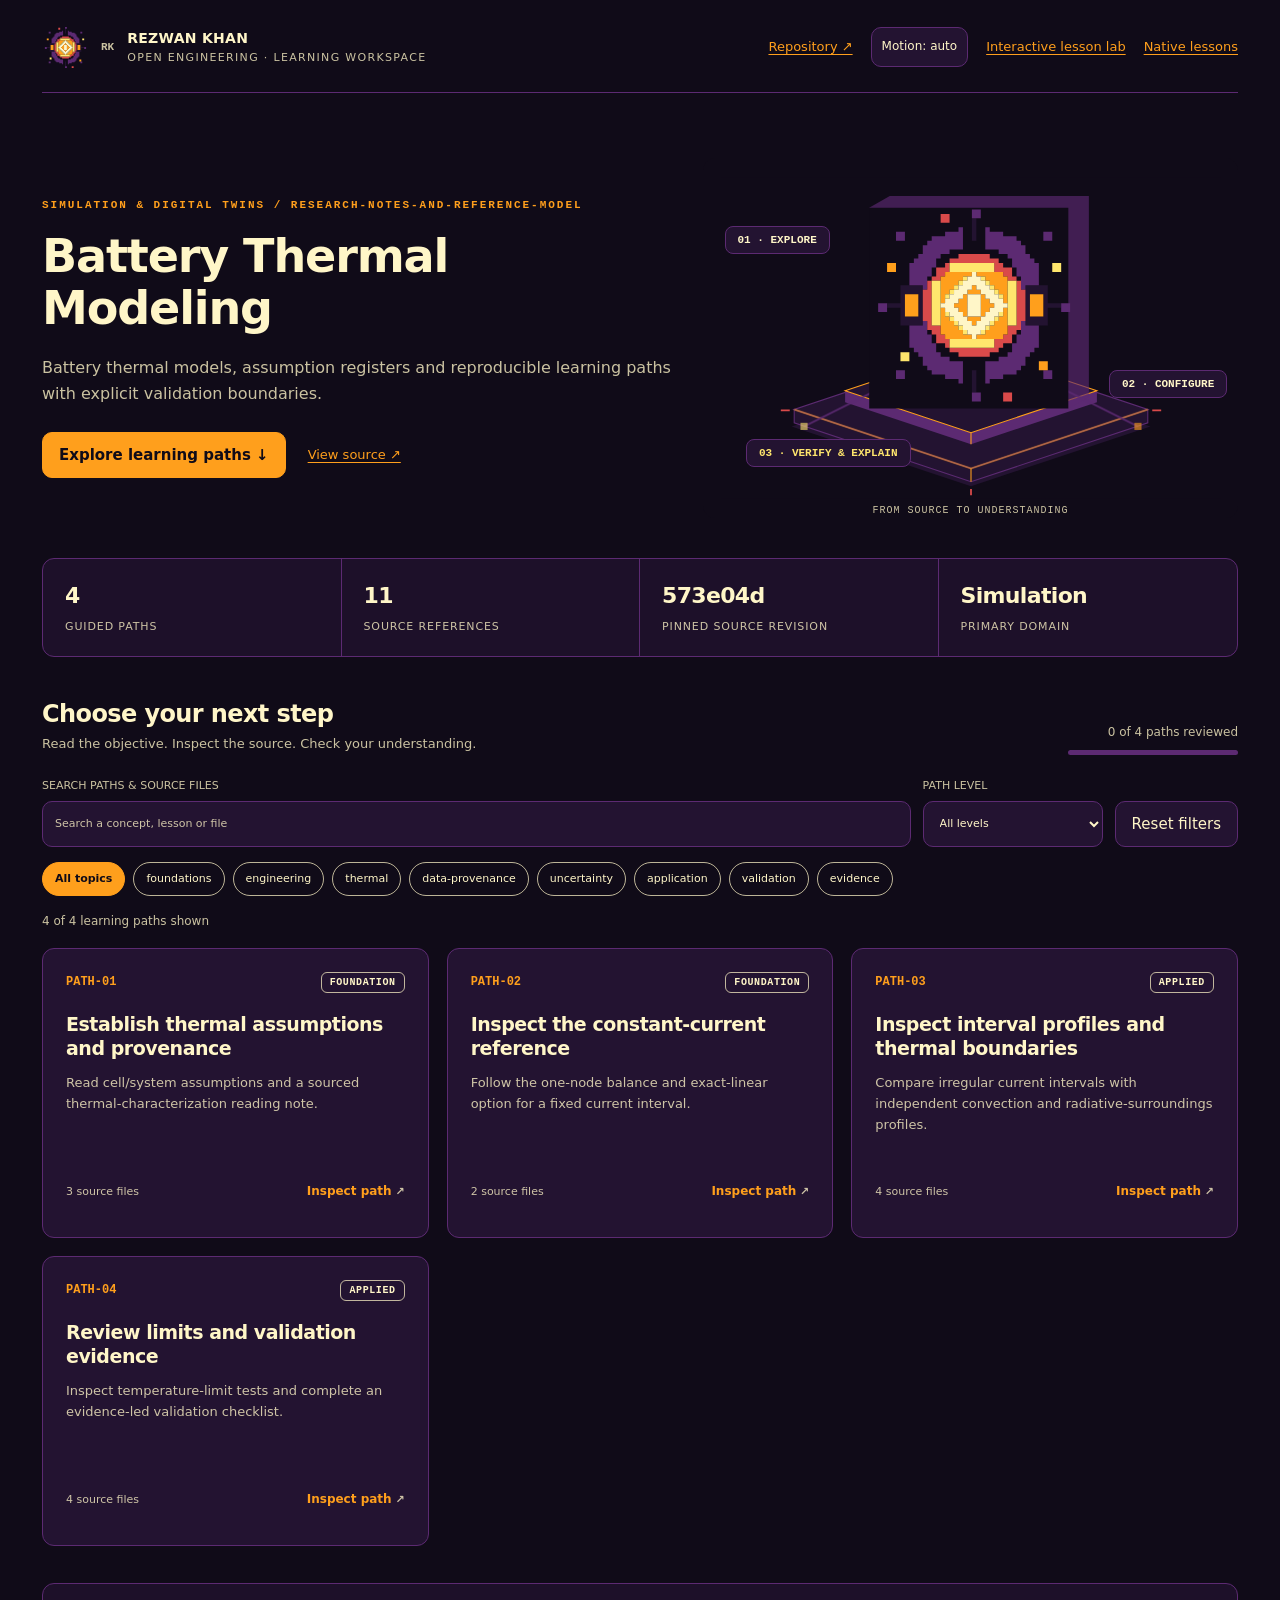
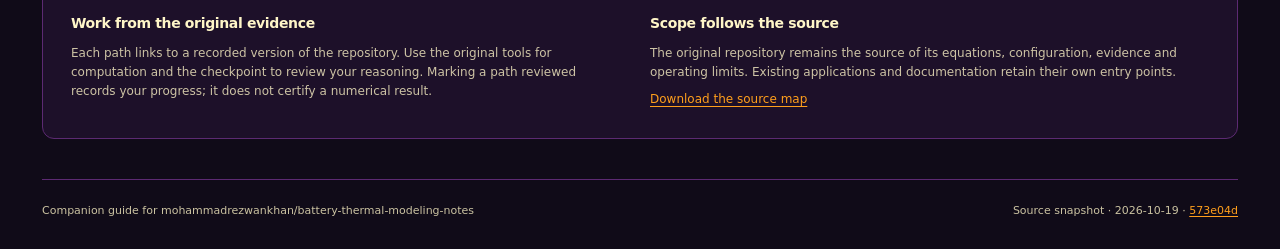
<file: transfer/battery-thermal-modeling-notes/docs/portfolio/index.html>
<!doctype html>
<html data-avatar-brand="portfolio" lang="en">
<head>
<meta charset="utf-8">
<meta name="viewport" content="width=device-width,initial-scale=1">
<meta name="description" content="Battery thermal models, assumption registers and reproducible learning paths with explicit validation boundaries.">
<meta name="color-scheme" content="dark">
<title>Battery Thermal Modeling · Learning workspace</title>
<style>
:root{color-scheme:dark;--accent:#ff9f1c;--secondary:#ffe66d;--surface:#231331;--glow:rgba(255,159,28, 0.35);--bg:#100b18;--ink:#fff6c8;--muted:#fff6c8;--line:#fff6c8b8;--ease:cubic-bezier(.22,1,.36,1)}
*{box-sizing:border-box}html{scroll-behavior:smooth}body{margin:0;background:radial-gradient(ellipse at 80% 0%,var(--surface),transparent 65%),var(--bg);color:var(--ink);font:15px/1.6 system-ui,-apple-system,BlinkMacSystemFont,"Segoe UI",sans-serif}button,input,select,textarea{font:inherit}button,a,input,select,textarea{touch-action:manipulation}button,a{ -webkit-tap-highlight-color:transparent}a{color:var(--accent);text-decoration-thickness:1px;text-underline-offset:4px}button{cursor:pointer}button:disabled{cursor:default;opacity:.5}button:focus-visible,a:focus-visible,input:focus-visible,select:focus-visible,textarea:focus-visible,summary:focus-visible{outline:3px solid var(--accent);outline-offset:4px}input::placeholder,textarea::placeholder{color:var(--muted);opacity:1}button,input,select,textarea{border:1px solid var(--line);border-radius:10px;background:#231331;color:var(--ink)}button{min-height:44px;padding:10px 16px;transition:transform .3s var(--ease),background .3s var(--ease)}button:hover{background:#5c2a72}button.primary{background:var(--accent);color:#100b18;font-weight:750;border-color:var(--accent)}button.primary:hover{filter:brightness(1.07)}.skip{position:absolute;top:-100px;left:16px;padding:12px;background:var(--bg);z-index:20}.skip:focus{top:12px}.shell{max-width:1380px;margin:0 auto;padding:0 42px}.topbar{display:flex;justify-content:space-between;align-items:center;gap:20px;padding-top:24px;padding-bottom:22px;border-bottom:1px solid #5c2a72}.brand{display:flex;align-items:center;gap:13px}.mark{width:39px;height:39px;border:1px solid var(--accent);display:grid;place-items:center;border-radius:10px;color:var(--accent);font:700 17px ui-monospace,monospace;box-shadow:5px 5px 0 #231331}.brand b{display:block;letter-spacing:.02em;font-size:14px}.brand small{display:block;color:var(--muted);font-size:11px;letter-spacing:.12em;text-transform:uppercase}.toplinks{display:flex;gap:18px;align-items:center}.toplinks a{font-size:13px}.motion{font-size:12px;padding:7px 10px;min-height:40px}.eyebrow{font:650 11px/1.4 ui-monospace,monospace;letter-spacing:.18em;text-transform:uppercase;color:var(--accent)}.hero{display:grid;grid-template-columns:1.18fr 1fr;align-items:center;gap:30px;padding:65px 0 38px}.hero h1{font-size:clamp(30px,3.6vw,51px);line-height:1.12;letter-spacing:-.045em;margin:18px 0 21px;overflow-wrap:anywhere;max-width:740px}.hero p{max-width:640px;margin:0;color:var(--muted);font-size:16px}.hero-actions{display:flex;align-items:center;gap:22px;margin:26px 0 0}.hero-actions a{font-size:13px}.visual{height:324px;position:relative;display:grid;place-items:center;overflow:hidden;border-radius:20px;background:radial-gradient(ellipse at 50% 55%,var(--glow),transparent 67%)}.visual:before{content:"";position:absolute;inset:30px;background-image:linear-gradient(#fff6c809 1px,transparent 1px),linear-gradient(90deg,#fff6c809 1px,transparent 1px);background-size:28px 28px;transform:perspective(500px) rotateX(53deg) rotateZ(-22deg);border-radius:40%}.isometric{position:relative;width:290px;height:250px;transform-style:preserve-3d;perspective:1200px}.plate{position:absolute;width:172px;height:114px;border:1px solid var(--accent);border-radius:16px;background:linear-gradient(145deg,#5c2a72,var(--surface));box-shadow:9px 12px 0 #100b1888,0 1px 20px var(--glow);transform:rotateX(50deg) rotateZ(-38deg);transition:transform .45s var(--ease)}.plate.a{left:6px;top:95px;opacity:.7}.plate.b{left:88px;top:103px;border-color:var(--secondary)}.plate.c{left:57px;top:33px;background:linear-gradient(135deg,var(--accent),var(--secondary));box-shadow:10px 14px 0 #100b1888}.plate.c:after{content:"{ }";position:absolute;inset:0;display:grid;place-items:center;font:bold 36px ui-monospace,monospace;color:#231331}.visual:hover .plate.c{transform:translateY(-10px) rotateX(50deg) rotateZ(-38deg)}.node{position:absolute;border:1px solid var(--line);background:#231331;border-radius:8px;padding:7px 12px;color:var(--ink);font:600 11px ui-monospace,monospace;box-shadow:0 6px 14px #100b1855}.node.one{left:6px;top:34px}.node.two{right:-5px;top:134px}.node.three{bottom:-2px;left:32px;color:var(--accent)}.visual-caption{position:absolute;bottom:10px;font:10px ui-monospace,monospace;color:var(--muted);letter-spacing:.1em;text-transform:uppercase}.metrics{display:grid;grid-template-columns:repeat(4,1fr);border:1px solid #5c2a72;border-radius:14px;background:#231331bb;overflow:hidden;margin:2px 0 42px}.metric{padding:19px 22px;border-right:1px solid #5c2a72}.metric:last-child{border:0}.metric strong{font-size:22px;letter-spacing:-.03em;display:block;color:var(--ink)}.metric small{color:var(--muted);font-size:11px;letter-spacing:.08em;text-transform:uppercase}.section-top{display:flex;justify-content:space-between;align-items:flex-end;gap:20px;margin-bottom:22px}h2{font-size:24px;letter-spacing:-.025em;line-height:1.25;margin:0 0 5px}.section-top p{font-size:13px;color:var(--muted);margin:0}.progress{font-size:12px;color:var(--muted);text-align:right;white-space:nowrap}.track{width:170px;height:5px;background:#5c2a72;border-radius:8px;overflow:hidden;margin-top:8px}.track span{display:block;background:var(--accent);width:0;height:100%;transition:width .4s var(--ease)}.tools{display:grid;grid-template-columns:minmax(170px,1fr) 180px auto;gap:12px;align-items:end;margin:0 0 15px}.tools label{display:flex;flex-direction:column;gap:6px;font-size:11px;color:var(--muted)}input,select{height:46px;padding:10px 12px;width:100%;min-width:0}.tags{display:flex;flex-wrap:wrap;gap:8px;margin:0 0 16px}.tag{min-height:34px;border-color:#fff6c8b8;background:transparent;border-radius:20px;padding:5px 12px;font-size:11px;line-height:1.4}.tag[aria-pressed=true]{background:var(--accent);color:#100b18;border-color:var(--accent);font-weight:750}.result-count{color:var(--muted);font-size:12px;min-height:20px;margin:0 0 16px}.cards{display:grid;grid-template-columns:repeat(3,minmax(0,1fr));gap:18px;align-items:stretch}.lesson{position:relative;display:flex;flex-direction:column;min-height:290px;padding:23px;border:1px solid #fff6c8b8;background:linear-gradient(130deg,#231331dd,#231331f0);border-radius:15px;box-shadow:0 8px 0 #100b1840;transition:transform .45s var(--ease),border-color .35s var(--ease)}.lesson:hover{transform:translateY(-4px);border-color:var(--accent)}.card-top{display:flex;justify-content:space-between;align-items:center;gap:12px;margin-bottom:19px}.number{font:600 12px ui-monospace,monospace;color:var(--accent)}.level{font:600 10px ui-monospace,monospace;letter-spacing:.06em;text-transform:uppercase;padding:4px 8px;border:1px solid #fff6c8b8;border-radius:6px;color:#fff6c8}.lesson h3{font-size:19px;letter-spacing:-.02em;line-height:1.3;margin:0 0 12px;overflow-wrap:anywhere}.lesson p{color:var(--muted);font-size:13px;line-height:1.6;margin:0 0 18px;display:-webkit-box;-webkit-line-clamp:4;-webkit-box-orient:vertical;overflow:hidden}.card-foot{display:flex;justify-content:space-between;align-items:center;gap:10px;margin-top:auto}.card-foot span{font-size:11px;color:var(--muted)}.open-lesson{border:0;background:transparent;color:var(--accent);font-weight:650;padding:8px 0;font-size:12px}.open-lesson:hover{background:transparent;text-decoration:underline}.lesson.complete:after{content:"Reviewed";position:absolute;right:22px;top:54px;font-size:10px;color:var(--secondary)}.empty{border:1px dashed var(--line);padding:34px;border-radius:14px;grid-column:1/-1;text-align:center;color:var(--muted)}.boundary{display:grid;grid-template-columns:1fr 1fr;gap:20px;padding:28px;margin:37px 0 40px;border:1px solid #5c2a72;border-radius:14px;background:#231331bb}.boundary h3{font-size:14px;margin:0 0 10px}.boundary p{font-size:12px;color:var(--muted);margin:0}.boundary a{overflow-wrap:anywhere}.footer{padding:22px 0 30px;border-top:1px solid #5c2a72;color:var(--muted);font-size:11px;display:flex;justify-content:space-between;gap:20px}dialog{position:fixed;margin:0 0 0 auto;inset:0;width:min(640px,100%);max-width:100%;height:100dvh;max-height:100dvh;background:#231331;color:var(--ink);border:0;border-left:1px solid #fff6c8b8;box-shadow:-30px 0 90px #100b1888;padding:0}dialog::backdrop{background:#100b18b8;backdrop-filter:blur(4px)}.drawer-head{display:flex;justify-content:space-between;align-items:center;gap:20px;position:sticky;top:0;padding:19px 27px;background:#231331f5;border-bottom:1px solid #5c2a72;z-index:1}.drawer-head span{font:11px ui-monospace,monospace;color:var(--accent);letter-spacing:.12em;text-transform:uppercase}.close{font-size:20px;padding:4px 13px}.drawer-body{padding:28px}.drawer-body h2{font-size:28px;line-height:1.2;overflow-wrap:anywhere}.drawer-body h3{font-size:13px;margin:26px 0 8px}.drawer-body p,.drawer-body li{font-size:13px;color:var(--muted)}.drawer-body ul{padding-left:18px}.drawer-body a{overflow-wrap:anywhere}.drawer-body pre{padding:15px;border:1px solid #fff6c8b8;background:#100b18;border-radius:10px;color:#fff6c8;white-space:pre-wrap;overflow-wrap:anywhere;font-size:11px;line-height:1.65;max-height:320px;overflow:auto}.drawer-body label{display:block;font-size:12px;color:var(--muted);margin-bottom:7px}.drawer-body textarea{width:100%;resize:vertical;min-height:92px;padding:12px}.drawer-actions{display:flex;flex-wrap:wrap;gap:10px;margin-top:23px}.disclosure{padding:13px 15px;border-left:3px solid var(--accent);background:#231331;border-radius:0 8px 8px 0}.status{min-height:24px;margin-top:14px;color:var(--accent);font-size:12px}.path{font:12px/1.5 ui-monospace,monospace;display:inline-block;min-height:32px;padding:6px 0;vertical-align:middle}.sr-only{position:absolute;width:1px;height:1px;margin:-1px;padding:0;overflow:hidden;clip:rect(0,0,0,0);white-space:nowrap;border:0}body[data-motion=off] *,body[data-motion=off] *:before,body[data-motion=off] *:after{animation:none!important;transition:none!important;scroll-behavior:auto!important}body[data-motion=off] .visual:hover .plate.c{transform:rotateX(50deg) rotateZ(-38deg)}body[data-motion=off] .lesson:hover{transform:none}.plate{pointer-events:none}
@media(prefers-reduced-motion:reduce){*{animation:none!important;transition:none!important;scroll-behavior:auto!important}.visual:hover .plate.c{transform:rotateX(50deg) rotateZ(-38deg)}.lesson:hover{transform:none}}
@media(max-width:1050px){.shell{padding:0 25px}.hero{gap:16px}.cards{grid-template-columns:repeat(2,minmax(0,1fr))}.hero h1{font-size:38px}.visual{height:300px}.metric{padding:16px}.metric strong{font-size:20px}}
@media(max-width:700px){.shell{padding:0 19px}.topbar{gap:12px}.toplinks{gap:10px}.toplinks a{display:none}.hero{grid-template-columns:1fr;padding:36px 0 24px;gap:12px}.hero h1{font-size:37px}.hero p{font-size:14px}.visual{height:220px}.isometric{transform:translateY(-20px) scale(.8)}.metrics{grid-template-columns:repeat(2,1fr);margin-bottom:30px}.metric:nth-child(2){border-right:0}.metric:nth-child(-n+2){border-bottom:1px solid #5c2a72}.metric strong{font-size:19px}.section-top{align-items:flex-start}.progress{white-space:normal;max-width:110px}.track{width:100px}.tools{grid-template-columns:1fr 135px}.tools>button{grid-column:1/-1}.cards{grid-template-columns:1fr}.lesson{min-height:250px}.boundary{grid-template-columns:1fr;padding:22px}.footer{display:block}.footer div+div{margin-top:8px}.drawer-body{padding:23px}.hero-actions{gap:14px;flex-wrap:wrap}.brand small{font-size:9px}.brand b{font-size:12px}.motion{font-size:10px}.tags{gap:7px}.tag{font-size:10px}.drawer-head{padding:17px 23px}}
@media print{body{background:white;color:black}.visual,.toplinks,.tools,.tags,.progress,.open-lesson,dialog{display:none}.shell{padding:0}.cards{grid-template-columns:1fr 1fr}.lesson,.metrics,.boundary{background:white;color:black;box-shadow:none;break-inside:avoid}.lesson p,.hero p,.boundary p{color:#5c2a72}.hero{padding:15px 0;display:block}.hero h1{font-size:28px}.metric strong{color:black}}

.native-catalog-link{white-space:nowrap}@media(max-width:700px){.toplinks a.native-catalog-link{display:inline}}
</style>
<link rel="stylesheet" href="../visuals/brand-uniformity/brand.css">
</head>
<body>
<a class="skip" href="#learning">Skip to learning paths</a>
<div class="shell">
<header class="topbar"><div class="brand"><img class="brand-avatar" data-brand-decoration="true" src="../visuals/brand-uniformity/avatar.svg" width="48" height="48" alt=""><span class="mark" aria-hidden="true">RK</span><div><b>REZWAN KHAN</b><small>Open engineering · learning workspace</small></div></div><nav class="toplinks" aria-label="Repository navigation"><a id="sourceTop" href="https://github.com/mohammadrezwankhan/battery-thermal-modeling-notes">Repository ↗</a><button class="motion" id="motion" aria-pressed="false">Motion: auto</button><a href="../index.html">Interactive lesson lab</a><a class="native-catalog-link" href="../native-lessons.html">Native lessons</a></nav></header>
<main>
<section class="hero" aria-labelledby="heroTitle"><div><div class="eyebrow">Simulation &amp; digital twins / research-notes-and-reference-model</div><h1 id="heroTitle">Battery Thermal Modeling</h1><p>Battery thermal models, assumption registers and reproducible learning paths with explicit validation boundaries.</p><div class="hero-actions"><button class="primary" id="start">Explore learning paths ↓</button><a href="https://github.com/mohammadrezwankhan/battery-thermal-modeling-notes">View source ↗</a></div></div><div class="visual" aria-hidden="true"><svg class="champion-art" data-brand-decoration="true" aria-hidden="true" xmlns="http://www.w3.org/2000/svg" width="560" height="360" viewBox="0 0 560 360" role="img" aria-labelledby="champion-title champion-desc">
<title id="champion-title">Rezwan energy-core champion in 2.5D</title>
<desc id="champion-desc">The unchanged original pixel avatar stands above layered isometric planes. Square signals are illustrative brand motion, not a measurement or simulation. The complete composition remains visible without motion.</desc>
<style>
.brand-signal{animation:brand-signal-travel 4.8s cubic-bezier(.22,1,.36,1) 1 both;transform-box:view-box}
.brand-signal.second{animation-name:brand-return-travel}
.brand-edge{animation:brand-edge-light 4.8s ease-out 1 both}
@keyframes brand-signal-travel{0%,100%{transform:translate(0,0);opacity:.6}35%{transform:translate(62px,-31px);opacity:1}70%{transform:translate(125px,-62px);opacity:.6}}
@keyframes brand-return-travel{0%,100%{transform:translate(0,0);opacity:.6}35%{transform:translate(-62px,-31px);opacity:1}70%{transform:translate(-125px,-62px);opacity:.6}}
@keyframes brand-edge-light{0%,100%{opacity:.55}45%{opacity:1}}
@media(prefers-reduced-motion:reduce){.brand-signal,.brand-edge{animation:none!important}}
</style>
<rect width="560" height="360" fill="#100b18"/>
<path d="M280 215 481 279 280 346 79 279Z" fill="#231331"/>
<path d="M82 260 280 326 478 260v15l-198 66-198-66Z" fill="#231331" stroke="#5c2a72" stroke-width="1.2"/>
<path d="M280 194 478 260 280 326 82 260Z" fill="#231331" stroke="#5c2a72" stroke-width="1.4"/>
<path d="M139 239 280 286 421 239v13l-141 47-141-47Z" fill="#5c2a72"/>
<path d="M280 192 421 239 280 286 139 239Z" fill="#231331" stroke="#ff9f1c" stroke-width="1.2"/>
<path d="M280 286v13m0 27v15" stroke="#ff9f1c" stroke-width="1.2"/>
<path class="brand-edge" d="m82 260 198 66 198-66" fill="none" stroke="#ff9f1c" stroke-width="2"/>
<path d="M93 279 155 248 218 217M467 279 405 248 342 217" fill="none" stroke="#5c2a72" stroke-width="2"/>
<path d="M166 34 189 21h223v225l-23 13Z" fill="#5c2a72" opacity=".65"/>
<path d="M166 34h223v225H166Z" fill="#100b18"/>
<g data-canonical-core="48" transform="translate(161 21) scale(5)"><path fill="#231331" d="M24 5h1v5h-1zM8 20h5v2h-5zM36 20h5v2h-5zM8 22h1v2h-1zM40 22h1v2h-1zM5 24h4v1h-4zM40 24h4v1h-4zM8 25h1v2h-1zM12 22h1v5h-1zM36 22h1v5h-1zM40 25h1v2h-1zM8 27h5v2h-5zM36 27h5v2h-5zM24 39h1v5h-1z"/><path fill="#5c2a72" d="M24 3h2v2h-2zM21 7h1v1h-1zM27 7h1v1h-1zM18 8h4v1h-4zM27 8h4v1h-4zM7 8h2v2h-2zM15 9h7v1h-7zM27 9h7v1h-7zM40 8h2v2h-2zM14 10h8v1h-8zM27 10h8v1h-8zM13 11h9v1h-9zM27 11h9v1h-9zM13 12h6v1h-6zM30 12h6v1h-6zM12 13h5v1h-5zM32 13h5v1h-5zM11 14h5v1h-5zM33 14h5v1h-5zM10 15h6v1h-6zM33 15h6v1h-6zM10 16h5v2h-5zM34 16h5v2h-5zM10 18h4v2h-4zM35 18h4v2h-4zM13 20h1v1h-1zM35 20h1v1h-1zM3 24h2v2h-2zM44 24h2v2h-2zM13 28h1v1h-1zM35 28h1v1h-1zM10 29h4v2h-4zM35 29h4v2h-4zM10 31h5v2h-5zM34 31h5v2h-5zM10 33h6v1h-6zM33 33h6v1h-6zM11 34h5v1h-5zM33 34h5v1h-5zM12 35h5v1h-5zM32 35h5v1h-5zM13 36h6v1h-6zM30 36h6v1h-6zM13 37h9v1h-9zM27 37h9v1h-9zM14 38h8v1h-8zM27 38h8v1h-8zM15 39h7v1h-7zM27 39h7v1h-7zM7 39h2v2h-2zM18 40h4v1h-4zM27 40h4v1h-4zM40 39h2v2h-2zM21 41h1v1h-1zM27 41h1v1h-1zM24 44h2v2h-2z"/><path fill="#d94a4a" d="M17 4h2v2h-2zM21 13h7v1h-7zM19 14h11v1h-11zM18 15h1v1h-1zM29 15h2v1h-2zM16 16h3v1h-3zM29 16h4v1h-4zM16 17h2v1h-2zM31 17h2v1h-2zM15 18h2v1h-2zM32 18h2v1h-2zM14 19h1v2h-1zM34 19h1v2h-1zM13 21h2v7h-2zM34 21h2v7h-2zM14 28h1v1h-1zM34 28h1v1h-1zM14 29h3v1h-3zM32 29h3v1h-3zM15 30h2v1h-2zM32 30h2v1h-2zM16 31h2v1h-2zM31 31h2v1h-2zM16 32h3v1h-3zM29 32h4v1h-4zM18 33h1v1h-1zM29 33h2v1h-2zM19 34h11v1h-11zM21 35h7v1h-7zM31 44h2v2h-2z"/><path fill="#ff9f1c" d="M5 15h2v2h-2zM18 17h6v1h-6zM25 17h6v1h-6zM17 18h5v1h-5zM27 18h5v1h-5zM17 19h4v1h-4zM28 19h4v1h-4zM17 20h3v1h-3zM24 20h1v1h-1zM29 20h3v1h-3zM17 21h2v1h-2zM23 21h3v1h-3zM30 21h2v1h-2zM22 22h1v1h-1zM26 22h1v1h-1zM17 22h1v2h-1zM21 23h2v1h-2zM26 23h2v1h-2zM31 22h1v2h-1zM20 24h3v1h-3zM26 24h3v1h-3zM21 25h2v1h-2zM26 25h2v1h-2zM9 22h3v5h-3zM17 25h1v2h-1zM22 26h1v1h-1zM26 26h1v1h-1zM31 25h1v2h-1zM37 22h3v5h-3zM17 27h2v1h-2zM23 27h3v1h-3zM30 27h2v1h-2zM17 28h3v1h-3zM24 28h1v1h-1zM29 28h3v1h-3zM17 29h4v1h-4zM28 29h4v1h-4zM17 30h5v1h-5zM27 30h5v1h-5zM18 31h6v1h-6zM25 31h6v1h-6zM39 37h2v2h-2z"/><path fill="#ffe66d" d="M19 15h10v2h-10zM42 15h2v2h-2zM22 18h1v1h-1zM26 18h1v1h-1zM21 19h1v1h-1zM27 19h1v1h-1zM20 20h1v1h-1zM28 20h1v1h-1zM19 21h1v1h-1zM29 21h1v1h-1zM18 22h1v1h-1zM30 22h1v1h-1zM18 26h1v1h-1zM30 26h1v1h-1zM19 27h1v1h-1zM29 27h1v1h-1zM15 19h2v10h-2zM20 28h1v1h-1zM28 28h1v1h-1zM32 19h2v10h-2zM21 29h1v1h-1zM27 29h1v1h-1zM22 30h1v1h-1zM26 30h1v1h-1zM19 32h10v2h-10zM8 35h2v2h-2z"/><path fill="#fff6c8" d="M24 17h1v1h-1zM23 18h3v1h-3zM22 19h5v1h-5zM21 20h3v1h-3zM25 20h3v1h-3zM20 21h3v1h-3zM26 21h3v1h-3zM19 22h3v1h-3zM27 22h3v1h-3zM18 23h3v1h-3zM28 23h3v1h-3zM17 24h3v1h-3zM29 24h3v1h-3zM18 25h3v1h-3zM28 25h3v1h-3zM19 26h3v1h-3zM23 22h3v5h-3zM27 26h3v1h-3zM20 27h3v1h-3zM26 27h3v1h-3zM21 28h3v1h-3zM25 28h3v1h-3zM22 29h5v1h-5zM23 30h3v1h-3zM24 31h1v1h-1z"/></g>
<rect class="brand-signal" x="89" y="275" width="8" height="8" fill="#ffe66d"/>
<rect class="brand-signal second" x="463" y="275" width="8" height="8" fill="#ff9f1c"/>
<path d="M67 261h10m406 0h10M280 349v7" stroke="#d94a4a" stroke-width="2"/>
</svg>
<div class="isometric"><div class="plate a"></div><div class="plate b"></div><div class="plate c"></div><span class="node one">01 · EXPLORE</span><span class="node two">02 · CONFIGURE</span><span class="node three">03 · VERIFY & EXPLAIN</span></div><span class="visual-caption">From source to understanding</span></div></section>
<section class="metrics" aria-label="Workspace facts"><div class="metric"><strong>4</strong><small>Guided paths</small></div><div class="metric"><strong>11</strong><small>Source references</small></div><div class="metric"><strong>573e04d</strong><small>Pinned source revision</small></div><div class="metric"><strong>Simulation</strong><small>Primary domain</small></div></section>
<section id="learning" aria-labelledby="pathsTitle"><div class="section-top"><div><h2 id="pathsTitle">Choose your next step</h2><p>Read the objective. Inspect the source. Check your understanding.</p></div><div class="progress"><span id="progressText">0 paths reviewed</span><div class="track" aria-hidden="true"><span id="progressBar"></span></div></div></div>
<div class="tools"><label for="search">SEARCH PATHS & SOURCE FILES<input id="search" type="search" placeholder="Search a concept, lesson or file" autocomplete="off"></label><label for="level">PATH LEVEL<select id="level"><option value="all">All levels</option><option value="Foundation">Foundation</option><option value="Applied">Applied</option><option value="Advanced">Advanced</option></select></label><button id="reset">Reset filters</button></div>
<div class="tags" id="tags" role="group" aria-label="Filter by topic"></div><p id="count" class="result-count" role="status" aria-live="polite" aria-atomic="true"></p><div class="cards" id="cards"></div>
<noscript><p>This workspace needs JavaScript for filtering. The repository and the JSON source map remain available.</p><a href="lesson-config.json">Read the lesson source map</a></noscript></section>
<section class="boundary" aria-label="Learning scope and provenance"><div><h3>Work from the original evidence</h3><p>Each path links to a recorded version of the repository. Use the original tools for computation and the checkpoint to review your reasoning. Marking a path reviewed records your progress; it does not certify a numerical result.</p></div><div><h3>Scope follows the source</h3><p>The original repository remains the source of its equations, configuration, evidence and operating limits. Existing applications and documentation retain their own entry points.</p><p style="margin-top:8px"><a href="lesson-config.json" download>Download the source map</a></p></div></section>
</main><footer class="footer"><div>Companion guide for mohammadrezwankhan/battery-thermal-modeling-notes</div><div>Source snapshot · 2026-10-19 · <a href="https://github.com/mohammadrezwankhan/battery-thermal-modeling-notes/commit/573e04d53ee0cc06f17d9984c432daad2e7bf5e6">573e04d</a></div></footer>
</div>
<dialog id="inspector" aria-labelledby="lessonTitle"><div class="drawer-head"><span id="lessonNumber">Learning path</span><button class="close" id="close" aria-label="Close lesson inspector">×</button></div><div class="drawer-body"><h2 id="lessonTitle"></h2><p id="lessonSummary"></p><h3>Learning objective</h3><p id="objective"></p><h3>Source files</h3><ul id="sources"></ul><h3>Verification checkpoint</h3><p class="disclosure" id="checkpoint"></p><div id="commandBlock"><h3>Run in the repository environment</h3><pre id="command"></pre><p>Commands are source-derived guidance. This guide does not run the repository or change its configuration.</p></div><details id="paramsBlock"><summary>Inspect configuration references</summary><pre id="parameters"></pre></details><h3>Your study notes</h3><label for="notes">Record assumptions, parameter choices or questions</label><textarea id="notes" placeholder="For example: Which assumption would change the result?"></textarea><p id="storageNote">Notes and reviewed paths are saved in this browser when local storage is available.</p><div class="drawer-actions"><button class="primary" id="complete">Mark as reviewed</button><button id="export">Export study plan</button></div><p class="status" id="status" role="status" aria-live="polite"></p></div></dialog>
<script type="application/json" id="workspaceData">{
  "schema_version": 1,
  "repository": "mohammadrezwankhan/battery-thermal-modeling-notes",
  "display_name": "Battery Thermal Modeling",
  "description": "Battery thermal models, assumption registers and reproducible learning paths with explicit validation boundaries.",
  "domain": "DOMAIN_D",
  "theme": {
    "accent": "#FF6D00",
    "secondary": "#00B0FF",
    "surface": "#1A1412",
    "glow": "rgba(255, 109, 0, 0.35)",
    "label": "Simulation \u0026 digital twins",
    "short": "Simulation"
  },
  "repo_type": "research-notes-and-reference-model",
  "source_revision": "573e04d53ee0cc06f17d9984c432daad2e7bf5e6",
  "source_snapshot_date": "2026-10-19",
  "repo_url": "https://github.com/mohammadrezwankhan/battery-thermal-modeling-notes",
  "homepage": "https://mrkhan.co.technology/models/battery-thermal-modeling-notes/",
  "upstream": null,
  "lessons": [
    {
      "id": "path-01",
      "title": "Establish thermal assumptions and provenance",
      "summary": "Read cell/system assumptions and a sourced thermal-characterization reading note.",
      "objective": "Record units, initial/boundary conditions and parameter sources.",
      "checkpoint": "Identify which inputs are measured, sourced or illustrative before interpreting a thermal trace.",
      "level": "Foundation",
      "tags": [
        "foundations",
        "engineering",
        "thermal",
        "data-provenance",
        "uncertainty"
      ],
      "source_paths": [
        "notes/modeling-assumptions.md",
        "references/reading-log-nrel-li-ion-thermal-characterization.md",
        "templates/thermal-parameter-traceability-matrix.md"
      ],
      "source_urls": [
        "https://github.com/mohammadrezwankhan/battery-thermal-modeling-notes/blob/573e04d53ee0cc06f17d9984c432daad2e7bf5e6/notes/modeling-assumptions.md",
        "https://github.com/mohammadrezwankhan/battery-thermal-modeling-notes/blob/573e04d53ee0cc06f17d9984c432daad2e7bf5e6/references/reading-log-nrel-li-ion-thermal-characterization.md",
        "https://github.com/mohammadrezwankhan/battery-thermal-modeling-notes/blob/573e04d53ee0cc06f17d9984c432daad2e7bf5e6/templates/thermal-parameter-traceability-matrix.md"
      ],
      "parameters": [],
      "command": null,
      "native_id": null,
      "native_route": null,
      "execution_status": "source-linked guide; no execution by this dashboard"
    },
    {
      "id": "path-02",
      "title": "Inspect the constant-current reference",
      "summary": "Follow the one-node balance and exact-linear option for a fixed current interval.",
      "objective": "Relate heat generation, effective cooling and thermal capacitance to temperature response.",
      "checkpoint": "The exact-linear method removes discretization error for its stated linear equation, not error in the one-node physical assumptions.",
      "level": "Foundation",
      "tags": [
        "foundations",
        "engineering",
        "thermal"
      ],
      "source_paths": [
        "models/README.md",
        "models/lumped_cell_thermal.py"
      ],
      "source_urls": [
        "https://github.com/mohammadrezwankhan/battery-thermal-modeling-notes/blob/573e04d53ee0cc06f17d9984c432daad2e7bf5e6/models/README.md",
        "https://github.com/mohammadrezwankhan/battery-thermal-modeling-notes/blob/573e04d53ee0cc06f17d9984c432daad2e7bf5e6/models/lumped_cell_thermal.py"
      ],
      "parameters": [
        {
          "name": "mass_kg",
          "description": "Lumped cell mass",
          "default": 1.05,
          "unit": "kg",
          "source_path": "models/lumped_cell_thermal.py",
          "definition_basis": "documented_or_source_default"
        },
        {
          "name": "specific_heat_j_per_kg_k",
          "description": "Specific heat capacity",
          "default": 1000.0,
          "unit": "J/(kg K)",
          "source_path": "models/lumped_cell_thermal.py",
          "definition_basis": "documented_or_source_default"
        },
        {
          "name": "resistance_ohm",
          "description": "Reference electrical resistance",
          "default": 0.004,
          "unit": "ohm",
          "source_path": "models/lumped_cell_thermal.py",
          "definition_basis": "documented_or_source_default"
        },
        {
          "name": "heat_transfer_w_per_k",
          "description": "Effective convective thermal conductance",
          "default": 1.2,
          "unit": "W/K",
          "source_path": "models/lumped_cell_thermal.py",
          "definition_basis": "documented_or_source_default"
        }
      ],
      "command": "python models/lumped_cell_thermal.py --current-a 75 --duration-s 600 --time-step-s 600 --integration-method exact-linear",
      "native_id": null,
      "native_route": null,
      "execution_status": "source-linked guide; no execution by this dashboard"
    },
    {
      "id": "path-03",
      "title": "Inspect interval profiles and thermal boundaries",
      "summary": "Compare irregular current intervals with independent convection and radiative-surroundings profiles.",
      "objective": "Preserve interval timing and distinguish current, ambient and radiative inputs.",
      "checkpoint": "Confirm contiguous positive interval durations; enabled radiation requires RK4 and positive paired emissivity/area rather than exact-linear integration.",
      "level": "Applied",
      "tags": [
        "application",
        "engineering",
        "thermal",
        "data-provenance",
        "uncertainty"
      ],
      "source_paths": [
        "models/data/irregular_current_profile.csv",
        "models/data/radiative_cooling_profile.csv",
        "models/README.md",
        "models/lumped_cell_thermal.py"
      ],
      "source_urls": [
        "https://github.com/mohammadrezwankhan/battery-thermal-modeling-notes/blob/573e04d53ee0cc06f17d9984c432daad2e7bf5e6/models/data/irregular_current_profile.csv",
        "https://github.com/mohammadrezwankhan/battery-thermal-modeling-notes/blob/573e04d53ee0cc06f17d9984c432daad2e7bf5e6/models/data/radiative_cooling_profile.csv",
        "https://github.com/mohammadrezwankhan/battery-thermal-modeling-notes/blob/573e04d53ee0cc06f17d9984c432daad2e7bf5e6/models/README.md",
        "https://github.com/mohammadrezwankhan/battery-thermal-modeling-notes/blob/573e04d53ee0cc06f17d9984c432daad2e7bf5e6/models/lumped_cell_thermal.py"
      ],
      "parameters": [
        {
          "name": "time_s",
          "description": "CSV interval-start timestamp",
          "default": null,
          "unit": "s",
          "source_path": "models/data/irregular_current_profile.csv",
          "definition_basis": "documented_or_source_default"
        },
        {
          "name": "duration_s",
          "description": "CSV interval duration; rows must be contiguous",
          "default": null,
          "unit": "s",
          "source_path": "models/data/irregular_current_profile.csv",
          "definition_basis": "documented_or_source_default"
        },
        {
          "name": "ambient_temperature_c",
          "description": "CSV convection-boundary temperature",
          "default": null,
          "unit": "degC",
          "source_path": "models/data/irregular_current_profile.csv",
          "definition_basis": "documented_or_source_default"
        }
      ],
      "command": "python models/lumped_cell_thermal.py --profile-csv models/data/irregular_current_profile.csv --integration-method exact-linear --output-csv results/irregular_thermal_intervals.csv",
      "native_id": null,
      "native_route": null,
      "execution_status": "source-linked guide; no execution by this dashboard"
    },
    {
      "id": "path-04",
      "title": "Review limits and validation evidence",
      "summary": "Inspect temperature-limit tests and complete an evidence-led validation checklist.",
      "objective": "Distinguish code verification and threshold reporting from safety qualification.",
      "checkpoint": "Link a limit crossing or model claim to a test, documented assumptions and project-controlled evidence; do not infer a safe operating limit from a default.",
      "level": "Applied",
      "tags": [
        "application",
        "engineering",
        "thermal",
        "validation",
        "evidence"
      ],
      "source_paths": [
        "tests/test_lumped_cell_thermal.py",
        "templates/validation-checklist.md",
        "templates/thermal-validation-decision-log.md",
        "notes/thermal-model-limitations.md"
      ],
      "source_urls": [
        "https://github.com/mohammadrezwankhan/battery-thermal-modeling-notes/blob/573e04d53ee0cc06f17d9984c432daad2e7bf5e6/tests/test_lumped_cell_thermal.py",
        "https://github.com/mohammadrezwankhan/battery-thermal-modeling-notes/blob/573e04d53ee0cc06f17d9984c432daad2e7bf5e6/templates/validation-checklist.md",
        "https://github.com/mohammadrezwankhan/battery-thermal-modeling-notes/blob/573e04d53ee0cc06f17d9984c432daad2e7bf5e6/templates/thermal-validation-decision-log.md",
        "https://github.com/mohammadrezwankhan/battery-thermal-modeling-notes/blob/573e04d53ee0cc06f17d9984c432daad2e7bf5e6/notes/thermal-model-limitations.md"
      ],
      "parameters": [],
      "command": "python -m unittest discover -s tests -v",
      "native_id": null,
      "native_route": null,
      "execution_status": "source-linked guide; no execution by this dashboard"
    }
  ]
}</script>
<script>
'use strict';
const data=JSON.parse(document.getElementById('workspaceData').textContent);
const el=id=>document.getElementById(id), dialog=el('inspector');
const key='portfolio-learning:'+data.repository+':'+data.source_revision;
let storage=true,state={done:[],notes:{},motion:'auto'},selectedTag='all',active=null,trigger=null;
try{const saved=JSON.parse(localStorage.getItem(key)||'null');if(saved&&Array.isArray(saved.done)&&saved.notes&&typeof saved.notes==='object'){state={...state,...saved};state.done=state.done.filter(id=>data.lessons.some(l=>l.id===id));}}catch{storage=false;}
function save(){try{localStorage.setItem(key,JSON.stringify(state));}catch{storage=false;el('storageNote').textContent='Browser storage is unavailable. Export a study plan to keep your notes.';}}
function node(tag,text,className){const x=document.createElement(tag);if(text!==undefined)x.textContent=text;if(className)x.className=className;return x;}
function setMotion(){document.body.dataset.motion=state.motion;el('motion').textContent='Motion: '+state.motion;el('motion').setAttribute('aria-pressed',String(state.motion==='off'));}
function updateProgress(){el('progressText').textContent=state.done.length+' of '+data.lessons.length+' paths reviewed';el('progressBar').style.width=(state.done.length/data.lessons.length*100)+'%';}
function renderTags(){el('tags').replaceChildren();const tags=['all',...new Set(data.lessons.flatMap(l=>l.tags))];for(const tag of tags){const b=node('button',tag==='all'?'All topics':tag,'tag');b.type='button';b.setAttribute('aria-pressed',String(tag===selectedTag));b.onclick=()=>{selectedTag=tag;renderTags();renderCards();const match=[...el('tags').children].find(x=>x.textContent===(tag==='all'?'All topics':tag));match?.focus();};el('tags').append(b);}}
function renderCards(){const q=el('search').value.toLocaleLowerCase().trim(),level=el('level').value;const lessons=data.lessons.filter(l=>(level==='all'||l.level===level)&&(selectedTag==='all'||l.tags.includes(selectedTag))&&[l.title,l.summary,l.objective,...l.source_paths,...l.tags].join(' ').toLocaleLowerCase().includes(q));el('cards').replaceChildren();el('count').textContent=lessons.length+' of '+data.lessons.length+' learning paths shown';if(!lessons.length){el('cards').append(node('div','No paths match these filters. Try another term or reset the filters.','empty'));}for(const lesson of lessons){const card=node('article',undefined,'lesson'+(state.done.includes(lesson.id)?' complete':''));const top=node('div',undefined,'card-top');top.append(node('span',lesson.id.toUpperCase(),'number'),node('span',lesson.level,'level'));const foot=node('div',undefined,'card-foot');foot.append(node('span',lesson.source_paths.length+' source '+(lesson.source_paths.length===1?'file':'files')));const b=node('button','Inspect path','open-lesson');const icon=node('span',' ↗');icon.setAttribute('aria-hidden','true');b.append(icon);b.type='button';b.setAttribute('aria-label','Inspect path: '+lesson.title);b.onclick=()=>openLesson(lesson,b);foot.append(b);card.append(top,node('h3',lesson.title),node('p',lesson.summary),foot);el('cards').append(card);}updateProgress();}
function sourceHref(path){
  if(typeof data.repository!=='string'||!/^[A-Za-z0-9][A-Za-z0-9-]*\/[A-Za-z0-9][A-Za-z0-9_.-]*$/.test(data.repository))return null;
  if(typeof data.source_revision!=='string'||!/^[a-f0-9]{40}$/.test(data.source_revision))return null;
  if(typeof path!=='string'||path.includes('\\'))return null;
  const parts=path.split('/');
  if(parts.some(part=>!part||part==='.'||part==='..'))return null;
  return 'https://github.com/'+data.repository.split('/').map(encodeURIComponent).join('/')+'/blob/'+encodeURIComponent(data.source_revision)+'/'+parts.map(encodeURIComponent).join('/');
}
function openLesson(lesson,button){active=lesson;trigger=button;el('lessonNumber').textContent=lesson.id+' / '+lesson.level;el('lessonTitle').textContent=lesson.title;el('lessonSummary').textContent=lesson.summary;el('objective').textContent=lesson.objective;el('checkpoint').textContent=lesson.checkpoint;el('sources').replaceChildren();lesson.source_paths.forEach((path,i)=>{const li=node('li');const a=node('a',path,'path');const href=sourceHref(path);if(href!==null)a.href=href;a.target='_blank';a.rel='noopener noreferrer';li.append(a);el('sources').append(li);});el('commandBlock').hidden=!lesson.command;el('command').textContent=lesson.command||'';el('paramsBlock').hidden=!lesson.parameters?.length;el('parameters').textContent=JSON.stringify(lesson.parameters||[],null,2);el('paramsBlock').open=false;el('notes').value=typeof state.notes[lesson.id]==='string'?state.notes[lesson.id]:'';el('complete').textContent=state.done.includes(lesson.id)?'Mark as unreviewed':'Mark as reviewed';el('status').textContent='';if(!storage)el('storageNote').textContent='Browser storage is unavailable. Export a study plan to keep your notes.';dialog.showModal();el('close').focus();}
function closeLesson(){if(dialog.open)dialog.close();trigger?.focus();}
el('close').onclick=closeLesson;dialog.addEventListener('cancel',event=>{event.preventDefault();closeLesson();});dialog.addEventListener('click',event=>{if(event.target===dialog){const r=dialog.getBoundingClientRect();if(event.clientX<r.left||event.clientX>r.right||event.clientY<r.top||event.clientY>r.bottom)closeLesson();}});
el('notes').addEventListener('input',()=>{if(active){state.notes[active.id]=el('notes').value;save();}});
el('complete').onclick=()=>{if(!active)return;const was=state.done.includes(active.id);state.done=was?state.done.filter(x=>x!==active.id):[...state.done,active.id];save();el('complete').textContent=was?'Mark as reviewed':'Mark as unreviewed';el('status').textContent=was?'Path returned to your learning list.':'Path marked as reviewed in your personal learning record.';renderCards();trigger=[...document.querySelectorAll('.open-lesson')].find(b=>b.getAttribute('aria-label')==='Inspect path: '+active.title)||el('search');};
el('export').onclick=()=>{if(!active)return;const plan={schema_version:1,repository:data.repository,source_revision:data.source_revision,lesson_id:active.id,title:active.title,source_paths:active.source_paths,configuration_references:active.parameters,notes:state.notes[active.id]||'',personally_reviewed:state.done.includes(active.id),execution_status:'not_executed_by_this_guide'};const url=URL.createObjectURL(new Blob([JSON.stringify(plan,null,2)+'\n'],{type:'application/json'}));const a=node('a');a.href=url;a.download=data.repository.split('/')[1]+'-'+active.id+'-study-plan.json';document.body.append(a);a.click();a.remove();setTimeout(()=>URL.revokeObjectURL(url),1000);el('status').textContent='Study plan exported. It contains your notes and source references.';};
el('motion').onclick=()=>{state.motion=state.motion==='off'?'auto':'off';setMotion();save();};
el('search').addEventListener('input',renderCards);el('level').addEventListener('change',renderCards);el('reset').onclick=()=>{el('search').value='';el('level').value='all';selectedTag='all';renderTags();renderCards();el('search').focus();};el('start').onclick=()=>{el('learning').scrollIntoView();el('search').focus({preventScroll:true});};
setMotion();renderTags();renderCards();
</script>
</body></html>
</file>
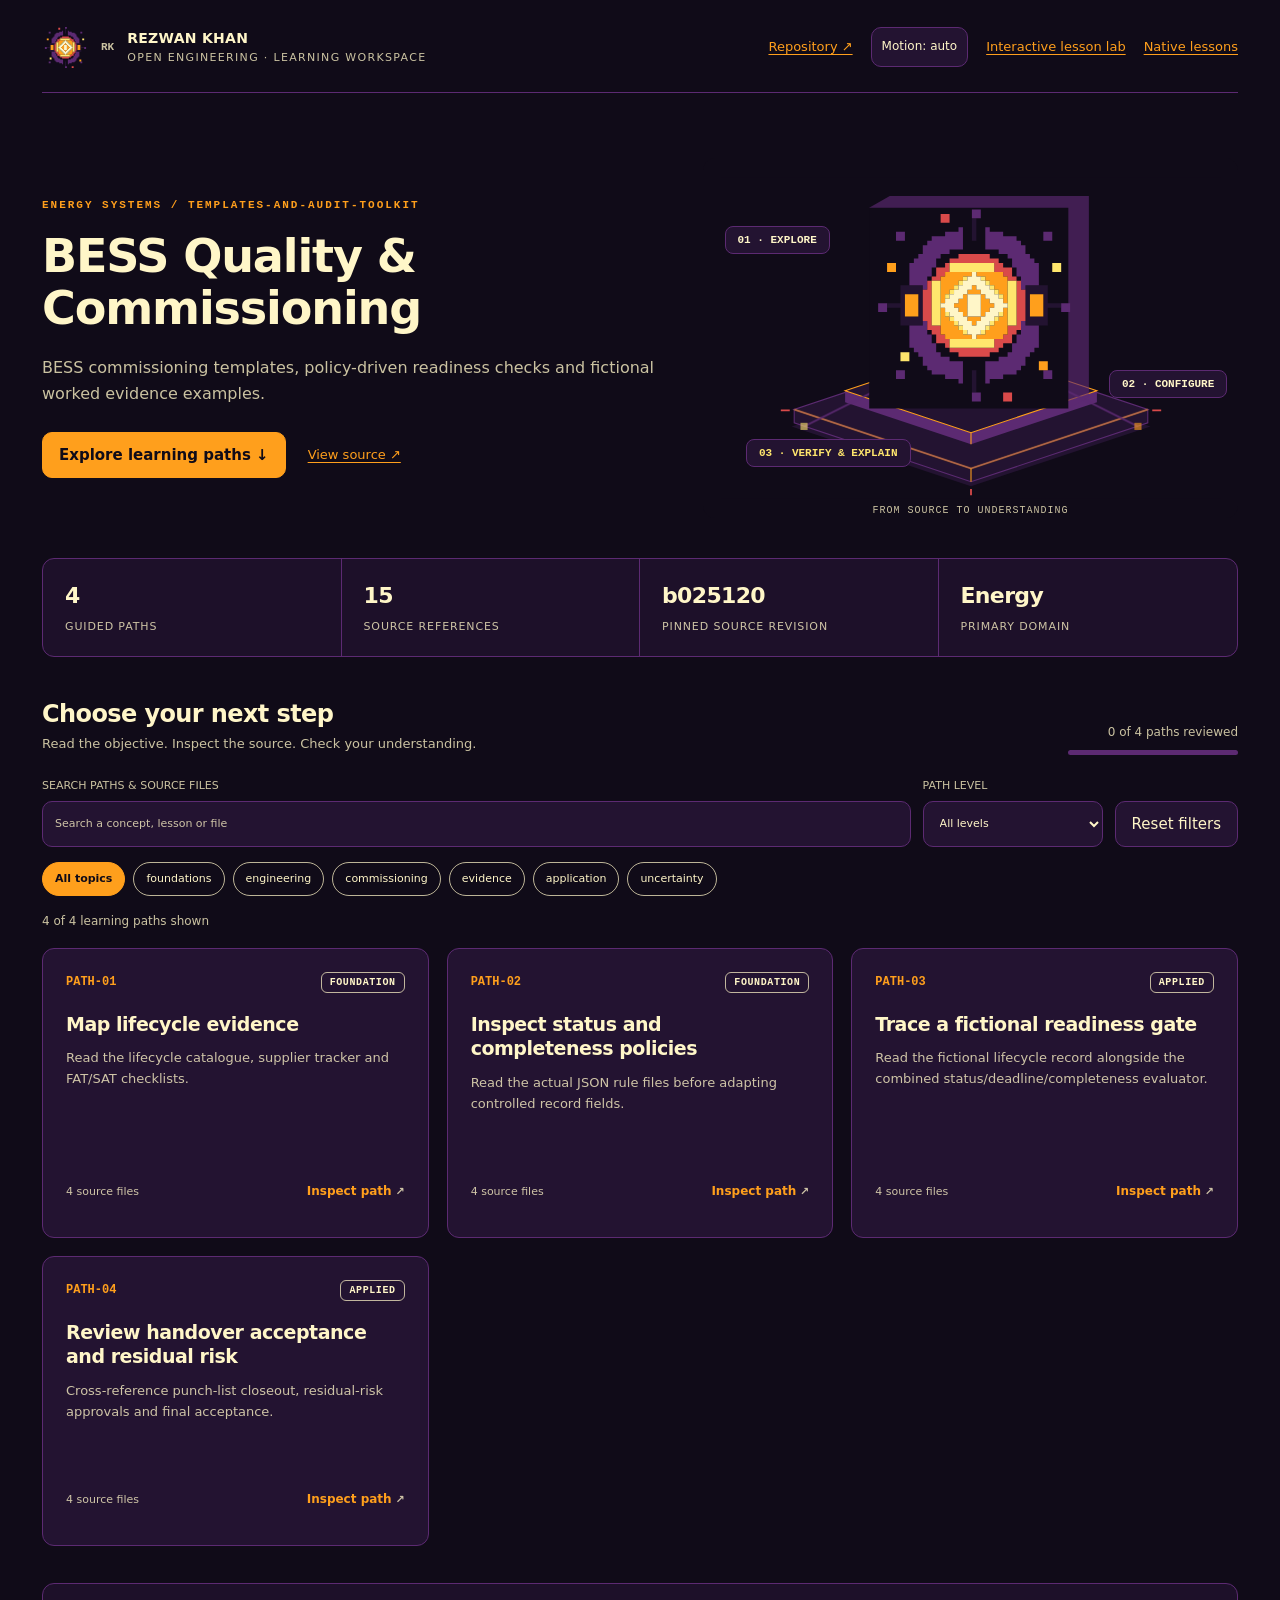
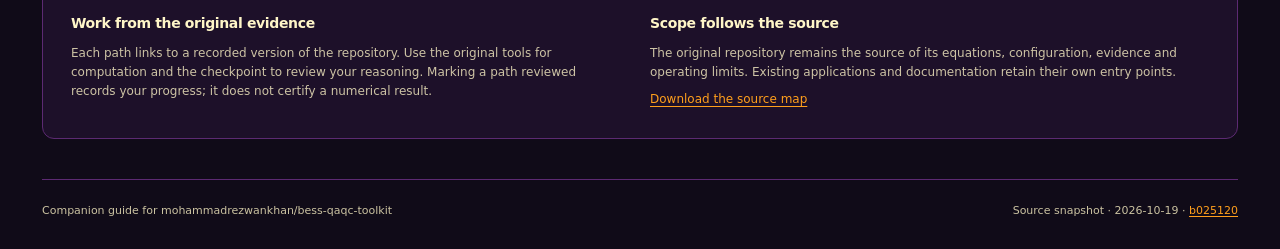
<file: transfer/bess-qaqc-toolkit/docs/portfolio/index.html>
<!doctype html>
<html data-avatar-brand="portfolio" lang="en">
<head>
<meta charset="utf-8">
<meta name="viewport" content="width=device-width,initial-scale=1">
<meta name="description" content="BESS commissioning templates, policy-driven readiness checks and fictional worked evidence examples.">
<meta name="color-scheme" content="dark">
<title>BESS Quality &amp; Commissioning · Learning workspace</title>
<style>
:root{color-scheme:dark;--accent:#ff9f1c;--secondary:#ffe66d;--surface:#100b18;--glow:rgba(255,159,28, 0.35);--bg:#100b18;--ink:#fff6c8;--muted:#fff6c8;--line:#fff6c8b8;--ease:cubic-bezier(.22,1,.36,1)}
*{box-sizing:border-box}html{scroll-behavior:smooth}body{margin:0;background:radial-gradient(ellipse at 80% 0%,var(--surface),transparent 65%),var(--bg);color:var(--ink);font:15px/1.6 system-ui,-apple-system,BlinkMacSystemFont,"Segoe UI",sans-serif}button,input,select,textarea{font:inherit}button,a,input,select,textarea{touch-action:manipulation}button,a{ -webkit-tap-highlight-color:transparent}a{color:var(--accent);text-decoration-thickness:1px;text-underline-offset:4px}button{cursor:pointer}button:disabled{cursor:default;opacity:.5}button:focus-visible,a:focus-visible,input:focus-visible,select:focus-visible,textarea:focus-visible,summary:focus-visible{outline:3px solid var(--accent);outline-offset:4px}input::placeholder,textarea::placeholder{color:var(--muted);opacity:1}button,input,select,textarea{border:1px solid var(--line);border-radius:10px;background:#231331;color:var(--ink)}button{min-height:44px;padding:10px 16px;transition:transform .3s var(--ease),background .3s var(--ease)}button:hover{background:#5c2a72}button.primary{background:var(--accent);color:#100b18;font-weight:750;border-color:var(--accent)}button.primary:hover{filter:brightness(1.07)}.skip{position:absolute;top:-100px;left:16px;padding:12px;background:var(--bg);z-index:20}.skip:focus{top:12px}.shell{max-width:1380px;margin:0 auto;padding:0 42px}.topbar{display:flex;justify-content:space-between;align-items:center;gap:20px;padding-top:24px;padding-bottom:22px;border-bottom:1px solid #5c2a72}.brand{display:flex;align-items:center;gap:13px}.mark{width:39px;height:39px;border:1px solid var(--accent);display:grid;place-items:center;border-radius:10px;color:var(--accent);font:700 17px ui-monospace,monospace;box-shadow:5px 5px 0 #231331}.brand b{display:block;letter-spacing:.02em;font-size:14px}.brand small{display:block;color:var(--muted);font-size:11px;letter-spacing:.12em;text-transform:uppercase}.toplinks{display:flex;gap:18px;align-items:center}.toplinks a{font-size:13px}.motion{font-size:12px;padding:7px 10px;min-height:40px}.eyebrow{font:650 11px/1.4 ui-monospace,monospace;letter-spacing:.18em;text-transform:uppercase;color:var(--accent)}.hero{display:grid;grid-template-columns:1.18fr 1fr;align-items:center;gap:30px;padding:65px 0 38px}.hero h1{font-size:clamp(30px,3.6vw,51px);line-height:1.12;letter-spacing:-.045em;margin:18px 0 21px;overflow-wrap:anywhere;max-width:740px}.hero p{max-width:640px;margin:0;color:var(--muted);font-size:16px}.hero-actions{display:flex;align-items:center;gap:22px;margin:26px 0 0}.hero-actions a{font-size:13px}.visual{height:324px;position:relative;display:grid;place-items:center;overflow:hidden;border-radius:20px;background:radial-gradient(ellipse at 50% 55%,var(--glow),transparent 67%)}.visual:before{content:"";position:absolute;inset:30px;background-image:linear-gradient(#fff6c809 1px,transparent 1px),linear-gradient(90deg,#fff6c809 1px,transparent 1px);background-size:28px 28px;transform:perspective(500px) rotateX(53deg) rotateZ(-22deg);border-radius:40%}.isometric{position:relative;width:290px;height:250px;transform-style:preserve-3d;perspective:1200px}.plate{position:absolute;width:172px;height:114px;border:1px solid var(--accent);border-radius:16px;background:linear-gradient(145deg,#5c2a72,var(--surface));box-shadow:9px 12px 0 #100b1888,0 1px 20px var(--glow);transform:rotateX(50deg) rotateZ(-38deg);transition:transform .45s var(--ease)}.plate.a{left:6px;top:95px;opacity:.7}.plate.b{left:88px;top:103px;border-color:var(--secondary)}.plate.c{left:57px;top:33px;background:linear-gradient(135deg,var(--accent),var(--secondary));box-shadow:10px 14px 0 #100b1888}.plate.c:after{content:"{ }";position:absolute;inset:0;display:grid;place-items:center;font:bold 36px ui-monospace,monospace;color:#231331}.visual:hover .plate.c{transform:translateY(-10px) rotateX(50deg) rotateZ(-38deg)}.node{position:absolute;border:1px solid var(--line);background:#231331;border-radius:8px;padding:7px 12px;color:var(--ink);font:600 11px ui-monospace,monospace;box-shadow:0 6px 14px #100b1855}.node.one{left:6px;top:34px}.node.two{right:-5px;top:134px}.node.three{bottom:-2px;left:32px;color:var(--accent)}.visual-caption{position:absolute;bottom:10px;font:10px ui-monospace,monospace;color:var(--muted);letter-spacing:.1em;text-transform:uppercase}.metrics{display:grid;grid-template-columns:repeat(4,1fr);border:1px solid #5c2a72;border-radius:14px;background:#231331bb;overflow:hidden;margin:2px 0 42px}.metric{padding:19px 22px;border-right:1px solid #5c2a72}.metric:last-child{border:0}.metric strong{font-size:22px;letter-spacing:-.03em;display:block;color:var(--ink)}.metric small{color:var(--muted);font-size:11px;letter-spacing:.08em;text-transform:uppercase}.section-top{display:flex;justify-content:space-between;align-items:flex-end;gap:20px;margin-bottom:22px}h2{font-size:24px;letter-spacing:-.025em;line-height:1.25;margin:0 0 5px}.section-top p{font-size:13px;color:var(--muted);margin:0}.progress{font-size:12px;color:var(--muted);text-align:right;white-space:nowrap}.track{width:170px;height:5px;background:#5c2a72;border-radius:8px;overflow:hidden;margin-top:8px}.track span{display:block;background:var(--accent);width:0;height:100%;transition:width .4s var(--ease)}.tools{display:grid;grid-template-columns:minmax(170px,1fr) 180px auto;gap:12px;align-items:end;margin:0 0 15px}.tools label{display:flex;flex-direction:column;gap:6px;font-size:11px;color:var(--muted)}input,select{height:46px;padding:10px 12px;width:100%;min-width:0}.tags{display:flex;flex-wrap:wrap;gap:8px;margin:0 0 16px}.tag{min-height:34px;border-color:#fff6c8b8;background:transparent;border-radius:20px;padding:5px 12px;font-size:11px;line-height:1.4}.tag[aria-pressed=true]{background:var(--accent);color:#100b18;border-color:var(--accent);font-weight:750}.result-count{color:var(--muted);font-size:12px;min-height:20px;margin:0 0 16px}.cards{display:grid;grid-template-columns:repeat(3,minmax(0,1fr));gap:18px;align-items:stretch}.lesson{position:relative;display:flex;flex-direction:column;min-height:290px;padding:23px;border:1px solid #fff6c8b8;background:linear-gradient(130deg,#231331dd,#231331f0);border-radius:15px;box-shadow:0 8px 0 #100b1840;transition:transform .45s var(--ease),border-color .35s var(--ease)}.lesson:hover{transform:translateY(-4px);border-color:var(--accent)}.card-top{display:flex;justify-content:space-between;align-items:center;gap:12px;margin-bottom:19px}.number{font:600 12px ui-monospace,monospace;color:var(--accent)}.level{font:600 10px ui-monospace,monospace;letter-spacing:.06em;text-transform:uppercase;padding:4px 8px;border:1px solid #fff6c8b8;border-radius:6px;color:#fff6c8}.lesson h3{font-size:19px;letter-spacing:-.02em;line-height:1.3;margin:0 0 12px;overflow-wrap:anywhere}.lesson p{color:var(--muted);font-size:13px;line-height:1.6;margin:0 0 18px;display:-webkit-box;-webkit-line-clamp:4;-webkit-box-orient:vertical;overflow:hidden}.card-foot{display:flex;justify-content:space-between;align-items:center;gap:10px;margin-top:auto}.card-foot span{font-size:11px;color:var(--muted)}.open-lesson{border:0;background:transparent;color:var(--accent);font-weight:650;padding:8px 0;font-size:12px}.open-lesson:hover{background:transparent;text-decoration:underline}.lesson.complete:after{content:"Reviewed";position:absolute;right:22px;top:54px;font-size:10px;color:var(--secondary)}.empty{border:1px dashed var(--line);padding:34px;border-radius:14px;grid-column:1/-1;text-align:center;color:var(--muted)}.boundary{display:grid;grid-template-columns:1fr 1fr;gap:20px;padding:28px;margin:37px 0 40px;border:1px solid #5c2a72;border-radius:14px;background:#231331bb}.boundary h3{font-size:14px;margin:0 0 10px}.boundary p{font-size:12px;color:var(--muted);margin:0}.boundary a{overflow-wrap:anywhere}.footer{padding:22px 0 30px;border-top:1px solid #5c2a72;color:var(--muted);font-size:11px;display:flex;justify-content:space-between;gap:20px}dialog{position:fixed;margin:0 0 0 auto;inset:0;width:min(640px,100%);max-width:100%;height:100dvh;max-height:100dvh;background:#231331;color:var(--ink);border:0;border-left:1px solid #fff6c8b8;box-shadow:-30px 0 90px #100b1888;padding:0}dialog::backdrop{background:#100b18b8;backdrop-filter:blur(4px)}.drawer-head{display:flex;justify-content:space-between;align-items:center;gap:20px;position:sticky;top:0;padding:19px 27px;background:#231331f5;border-bottom:1px solid #5c2a72;z-index:1}.drawer-head span{font:11px ui-monospace,monospace;color:var(--accent);letter-spacing:.12em;text-transform:uppercase}.close{font-size:20px;padding:4px 13px}.drawer-body{padding:28px}.drawer-body h2{font-size:28px;line-height:1.2;overflow-wrap:anywhere}.drawer-body h3{font-size:13px;margin:26px 0 8px}.drawer-body p,.drawer-body li{font-size:13px;color:var(--muted)}.drawer-body ul{padding-left:18px}.drawer-body a{overflow-wrap:anywhere}.drawer-body pre{padding:15px;border:1px solid #fff6c8b8;background:#100b18;border-radius:10px;color:#fff6c8;white-space:pre-wrap;overflow-wrap:anywhere;font-size:11px;line-height:1.65;max-height:320px;overflow:auto}.drawer-body label{display:block;font-size:12px;color:var(--muted);margin-bottom:7px}.drawer-body textarea{width:100%;resize:vertical;min-height:92px;padding:12px}.drawer-actions{display:flex;flex-wrap:wrap;gap:10px;margin-top:23px}.disclosure{padding:13px 15px;border-left:3px solid var(--accent);background:#231331;border-radius:0 8px 8px 0}.status{min-height:24px;margin-top:14px;color:var(--accent);font-size:12px}.path{font:12px/1.5 ui-monospace,monospace;display:inline-block;min-height:32px;padding:6px 0;vertical-align:middle}.sr-only{position:absolute;width:1px;height:1px;margin:-1px;padding:0;overflow:hidden;clip:rect(0,0,0,0);white-space:nowrap;border:0}body[data-motion=off] *,body[data-motion=off] *:before,body[data-motion=off] *:after{animation:none!important;transition:none!important;scroll-behavior:auto!important}body[data-motion=off] .visual:hover .plate.c{transform:rotateX(50deg) rotateZ(-38deg)}body[data-motion=off] .lesson:hover{transform:none}.plate{pointer-events:none}
@media(prefers-reduced-motion:reduce){*{animation:none!important;transition:none!important;scroll-behavior:auto!important}.visual:hover .plate.c{transform:rotateX(50deg) rotateZ(-38deg)}.lesson:hover{transform:none}}
@media(max-width:1050px){.shell{padding:0 25px}.hero{gap:16px}.cards{grid-template-columns:repeat(2,minmax(0,1fr))}.hero h1{font-size:38px}.visual{height:300px}.metric{padding:16px}.metric strong{font-size:20px}}
@media(max-width:700px){.shell{padding:0 19px}.topbar{gap:12px}.toplinks{gap:10px}.toplinks a{display:none}.hero{grid-template-columns:1fr;padding:36px 0 24px;gap:12px}.hero h1{font-size:37px}.hero p{font-size:14px}.visual{height:220px}.isometric{transform:translateY(-20px) scale(.8)}.metrics{grid-template-columns:repeat(2,1fr);margin-bottom:30px}.metric:nth-child(2){border-right:0}.metric:nth-child(-n+2){border-bottom:1px solid #5c2a72}.metric strong{font-size:19px}.section-top{align-items:flex-start}.progress{white-space:normal;max-width:110px}.track{width:100px}.tools{grid-template-columns:1fr 135px}.tools>button{grid-column:1/-1}.cards{grid-template-columns:1fr}.lesson{min-height:250px}.boundary{grid-template-columns:1fr;padding:22px}.footer{display:block}.footer div+div{margin-top:8px}.drawer-body{padding:23px}.hero-actions{gap:14px;flex-wrap:wrap}.brand small{font-size:9px}.brand b{font-size:12px}.motion{font-size:10px}.tags{gap:7px}.tag{font-size:10px}.drawer-head{padding:17px 23px}}
@media print{body{background:white;color:black}.visual,.toplinks,.tools,.tags,.progress,.open-lesson,dialog{display:none}.shell{padding:0}.cards{grid-template-columns:1fr 1fr}.lesson,.metrics,.boundary{background:white;color:black;box-shadow:none;break-inside:avoid}.lesson p,.hero p,.boundary p{color:#5c2a72}.hero{padding:15px 0;display:block}.hero h1{font-size:28px}.metric strong{color:black}}

.native-catalog-link{white-space:nowrap}@media(max-width:700px){.toplinks a.native-catalog-link{display:inline}}
</style>
<link rel="stylesheet" href="../visuals/brand-uniformity/brand.css">
</head>
<body>
<a class="skip" href="#learning">Skip to learning paths</a>
<div class="shell">
<header class="topbar"><div class="brand"><img class="brand-avatar" data-brand-decoration="true" src="../visuals/brand-uniformity/avatar.svg" width="48" height="48" alt=""><span class="mark" aria-hidden="true">RK</span><div><b>REZWAN KHAN</b><small>Open engineering · learning workspace</small></div></div><nav class="toplinks" aria-label="Repository navigation"><a id="sourceTop" href="https://github.com/mohammadrezwankhan/bess-qaqc-toolkit">Repository ↗</a><button class="motion" id="motion" aria-pressed="false">Motion: auto</button><a href="../index.html">Interactive lesson lab</a><a class="native-catalog-link" href="../native-lessons.html">Native lessons</a></nav></header>
<main>
<section class="hero" aria-labelledby="heroTitle"><div><div class="eyebrow">Energy systems / templates-and-audit-toolkit</div><h1 id="heroTitle">BESS Quality &amp; Commissioning</h1><p>BESS commissioning templates, policy-driven readiness checks and fictional worked evidence examples.</p><div class="hero-actions"><button class="primary" id="start">Explore learning paths ↓</button><a href="https://github.com/mohammadrezwankhan/bess-qaqc-toolkit">View source ↗</a></div></div><div class="visual" aria-hidden="true"><svg class="champion-art" data-brand-decoration="true" aria-hidden="true" xmlns="http://www.w3.org/2000/svg" width="560" height="360" viewBox="0 0 560 360" role="img" aria-labelledby="champion-title champion-desc">
<title id="champion-title">Rezwan energy-core champion in 2.5D</title>
<desc id="champion-desc">The unchanged original pixel avatar stands above layered isometric planes. Square signals are illustrative brand motion, not a measurement or simulation. The complete composition remains visible without motion.</desc>
<style>
.brand-signal{animation:brand-signal-travel 4.8s cubic-bezier(.22,1,.36,1) 1 both;transform-box:view-box}
.brand-signal.second{animation-name:brand-return-travel}
.brand-edge{animation:brand-edge-light 4.8s ease-out 1 both}
@keyframes brand-signal-travel{0%,100%{transform:translate(0,0);opacity:.6}35%{transform:translate(62px,-31px);opacity:1}70%{transform:translate(125px,-62px);opacity:.6}}
@keyframes brand-return-travel{0%,100%{transform:translate(0,0);opacity:.6}35%{transform:translate(-62px,-31px);opacity:1}70%{transform:translate(-125px,-62px);opacity:.6}}
@keyframes brand-edge-light{0%,100%{opacity:.55}45%{opacity:1}}
@media(prefers-reduced-motion:reduce){.brand-signal,.brand-edge{animation:none!important}}
</style>
<rect width="560" height="360" fill="#100b18"/>
<path d="M280 215 481 279 280 346 79 279Z" fill="#231331"/>
<path d="M82 260 280 326 478 260v15l-198 66-198-66Z" fill="#231331" stroke="#5c2a72" stroke-width="1.2"/>
<path d="M280 194 478 260 280 326 82 260Z" fill="#231331" stroke="#5c2a72" stroke-width="1.4"/>
<path d="M139 239 280 286 421 239v13l-141 47-141-47Z" fill="#5c2a72"/>
<path d="M280 192 421 239 280 286 139 239Z" fill="#231331" stroke="#ff9f1c" stroke-width="1.2"/>
<path d="M280 286v13m0 27v15" stroke="#ff9f1c" stroke-width="1.2"/>
<path class="brand-edge" d="m82 260 198 66 198-66" fill="none" stroke="#ff9f1c" stroke-width="2"/>
<path d="M93 279 155 248 218 217M467 279 405 248 342 217" fill="none" stroke="#5c2a72" stroke-width="2"/>
<path d="M166 34 189 21h223v225l-23 13Z" fill="#5c2a72" opacity=".65"/>
<path d="M166 34h223v225H166Z" fill="#100b18"/>
<g data-canonical-core="48" transform="translate(161 21) scale(5)"><path fill="#231331" d="M24 5h1v5h-1zM8 20h5v2h-5zM36 20h5v2h-5zM8 22h1v2h-1zM40 22h1v2h-1zM5 24h4v1h-4zM40 24h4v1h-4zM8 25h1v2h-1zM12 22h1v5h-1zM36 22h1v5h-1zM40 25h1v2h-1zM8 27h5v2h-5zM36 27h5v2h-5zM24 39h1v5h-1z"/><path fill="#5c2a72" d="M24 3h2v2h-2zM21 7h1v1h-1zM27 7h1v1h-1zM18 8h4v1h-4zM27 8h4v1h-4zM7 8h2v2h-2zM15 9h7v1h-7zM27 9h7v1h-7zM40 8h2v2h-2zM14 10h8v1h-8zM27 10h8v1h-8zM13 11h9v1h-9zM27 11h9v1h-9zM13 12h6v1h-6zM30 12h6v1h-6zM12 13h5v1h-5zM32 13h5v1h-5zM11 14h5v1h-5zM33 14h5v1h-5zM10 15h6v1h-6zM33 15h6v1h-6zM10 16h5v2h-5zM34 16h5v2h-5zM10 18h4v2h-4zM35 18h4v2h-4zM13 20h1v1h-1zM35 20h1v1h-1zM3 24h2v2h-2zM44 24h2v2h-2zM13 28h1v1h-1zM35 28h1v1h-1zM10 29h4v2h-4zM35 29h4v2h-4zM10 31h5v2h-5zM34 31h5v2h-5zM10 33h6v1h-6zM33 33h6v1h-6zM11 34h5v1h-5zM33 34h5v1h-5zM12 35h5v1h-5zM32 35h5v1h-5zM13 36h6v1h-6zM30 36h6v1h-6zM13 37h9v1h-9zM27 37h9v1h-9zM14 38h8v1h-8zM27 38h8v1h-8zM15 39h7v1h-7zM27 39h7v1h-7zM7 39h2v2h-2zM18 40h4v1h-4zM27 40h4v1h-4zM40 39h2v2h-2zM21 41h1v1h-1zM27 41h1v1h-1zM24 44h2v2h-2z"/><path fill="#d94a4a" d="M17 4h2v2h-2zM21 13h7v1h-7zM19 14h11v1h-11zM18 15h1v1h-1zM29 15h2v1h-2zM16 16h3v1h-3zM29 16h4v1h-4zM16 17h2v1h-2zM31 17h2v1h-2zM15 18h2v1h-2zM32 18h2v1h-2zM14 19h1v2h-1zM34 19h1v2h-1zM13 21h2v7h-2zM34 21h2v7h-2zM14 28h1v1h-1zM34 28h1v1h-1zM14 29h3v1h-3zM32 29h3v1h-3zM15 30h2v1h-2zM32 30h2v1h-2zM16 31h2v1h-2zM31 31h2v1h-2zM16 32h3v1h-3zM29 32h4v1h-4zM18 33h1v1h-1zM29 33h2v1h-2zM19 34h11v1h-11zM21 35h7v1h-7zM31 44h2v2h-2z"/><path fill="#ff9f1c" d="M5 15h2v2h-2zM18 17h6v1h-6zM25 17h6v1h-6zM17 18h5v1h-5zM27 18h5v1h-5zM17 19h4v1h-4zM28 19h4v1h-4zM17 20h3v1h-3zM24 20h1v1h-1zM29 20h3v1h-3zM17 21h2v1h-2zM23 21h3v1h-3zM30 21h2v1h-2zM22 22h1v1h-1zM26 22h1v1h-1zM17 22h1v2h-1zM21 23h2v1h-2zM26 23h2v1h-2zM31 22h1v2h-1zM20 24h3v1h-3zM26 24h3v1h-3zM21 25h2v1h-2zM26 25h2v1h-2zM9 22h3v5h-3zM17 25h1v2h-1zM22 26h1v1h-1zM26 26h1v1h-1zM31 25h1v2h-1zM37 22h3v5h-3zM17 27h2v1h-2zM23 27h3v1h-3zM30 27h2v1h-2zM17 28h3v1h-3zM24 28h1v1h-1zM29 28h3v1h-3zM17 29h4v1h-4zM28 29h4v1h-4zM17 30h5v1h-5zM27 30h5v1h-5zM18 31h6v1h-6zM25 31h6v1h-6zM39 37h2v2h-2z"/><path fill="#ffe66d" d="M19 15h10v2h-10zM42 15h2v2h-2zM22 18h1v1h-1zM26 18h1v1h-1zM21 19h1v1h-1zM27 19h1v1h-1zM20 20h1v1h-1zM28 20h1v1h-1zM19 21h1v1h-1zM29 21h1v1h-1zM18 22h1v1h-1zM30 22h1v1h-1zM18 26h1v1h-1zM30 26h1v1h-1zM19 27h1v1h-1zM29 27h1v1h-1zM15 19h2v10h-2zM20 28h1v1h-1zM28 28h1v1h-1zM32 19h2v10h-2zM21 29h1v1h-1zM27 29h1v1h-1zM22 30h1v1h-1zM26 30h1v1h-1zM19 32h10v2h-10zM8 35h2v2h-2z"/><path fill="#fff6c8" d="M24 17h1v1h-1zM23 18h3v1h-3zM22 19h5v1h-5zM21 20h3v1h-3zM25 20h3v1h-3zM20 21h3v1h-3zM26 21h3v1h-3zM19 22h3v1h-3zM27 22h3v1h-3zM18 23h3v1h-3zM28 23h3v1h-3zM17 24h3v1h-3zM29 24h3v1h-3zM18 25h3v1h-3zM28 25h3v1h-3zM19 26h3v1h-3zM23 22h3v5h-3zM27 26h3v1h-3zM20 27h3v1h-3zM26 27h3v1h-3zM21 28h3v1h-3zM25 28h3v1h-3zM22 29h5v1h-5zM23 30h3v1h-3zM24 31h1v1h-1z"/></g>
<rect class="brand-signal" x="89" y="275" width="8" height="8" fill="#ffe66d"/>
<rect class="brand-signal second" x="463" y="275" width="8" height="8" fill="#ff9f1c"/>
<path d="M67 261h10m406 0h10M280 349v7" stroke="#d94a4a" stroke-width="2"/>
</svg>
<div class="isometric"><div class="plate a"></div><div class="plate b"></div><div class="plate c"></div><span class="node one">01 · EXPLORE</span><span class="node two">02 · CONFIGURE</span><span class="node three">03 · VERIFY & EXPLAIN</span></div><span class="visual-caption">From source to understanding</span></div></section>
<section class="metrics" aria-label="Workspace facts"><div class="metric"><strong>4</strong><small>Guided paths</small></div><div class="metric"><strong>15</strong><small>Source references</small></div><div class="metric"><strong>b025120</strong><small>Pinned source revision</small></div><div class="metric"><strong>Energy</strong><small>Primary domain</small></div></section>
<section id="learning" aria-labelledby="pathsTitle"><div class="section-top"><div><h2 id="pathsTitle">Choose your next step</h2><p>Read the objective. Inspect the source. Check your understanding.</p></div><div class="progress"><span id="progressText">0 paths reviewed</span><div class="track" aria-hidden="true"><span id="progressBar"></span></div></div></div>
<div class="tools"><label for="search">SEARCH PATHS & SOURCE FILES<input id="search" type="search" placeholder="Search a concept, lesson or file" autocomplete="off"></label><label for="level">PATH LEVEL<select id="level"><option value="all">All levels</option><option value="Foundation">Foundation</option><option value="Applied">Applied</option><option value="Advanced">Advanced</option></select></label><button id="reset">Reset filters</button></div>
<div class="tags" id="tags" role="group" aria-label="Filter by topic"></div><p id="count" class="result-count" role="status" aria-live="polite" aria-atomic="true"></p><div class="cards" id="cards"></div>
<noscript><p>This workspace needs JavaScript for filtering. The repository and the JSON source map remain available.</p><a href="lesson-config.json">Read the lesson source map</a></noscript></section>
<section class="boundary" aria-label="Learning scope and provenance"><div><h3>Work from the original evidence</h3><p>Each path links to a recorded version of the repository. Use the original tools for computation and the checkpoint to review your reasoning. Marking a path reviewed records your progress; it does not certify a numerical result.</p></div><div><h3>Scope follows the source</h3><p>The original repository remains the source of its equations, configuration, evidence and operating limits. Existing applications and documentation retain their own entry points.</p><p style="margin-top:8px"><a href="lesson-config.json" download>Download the source map</a></p></div></section>
</main><footer class="footer"><div>Companion guide for mohammadrezwankhan/bess-qaqc-toolkit</div><div>Source snapshot · 2026-10-19 · <a href="https://github.com/mohammadrezwankhan/bess-qaqc-toolkit/commit/b025120d9d317df682d48b4ad3ccb88acf3875e9">b025120</a></div></footer>
</div>
<dialog id="inspector" aria-labelledby="lessonTitle"><div class="drawer-head"><span id="lessonNumber">Learning path</span><button class="close" id="close" aria-label="Close lesson inspector">×</button></div><div class="drawer-body"><h2 id="lessonTitle"></h2><p id="lessonSummary"></p><h3>Learning objective</h3><p id="objective"></p><h3>Source files</h3><ul id="sources"></ul><h3>Verification checkpoint</h3><p class="disclosure" id="checkpoint"></p><div id="commandBlock"><h3>Run in the repository environment</h3><pre id="command"></pre><p>Commands are source-derived guidance. This guide does not run the repository or change its configuration.</p></div><details id="paramsBlock"><summary>Inspect configuration references</summary><pre id="parameters"></pre></details><h3>Your study notes</h3><label for="notes">Record assumptions, parameter choices or questions</label><textarea id="notes" placeholder="For example: Which assumption would change the result?"></textarea><p id="storageNote">Notes and reviewed paths are saved in this browser when local storage is available.</p><div class="drawer-actions"><button class="primary" id="complete">Mark as reviewed</button><button id="export">Export study plan</button></div><p class="status" id="status" role="status" aria-live="polite"></p></div></dialog>
<script type="application/json" id="workspaceData">{
  "schema_version": 1,
  "repository": "mohammadrezwankhan/bess-qaqc-toolkit",
  "display_name": "BESS Quality \u0026 Commissioning",
  "description": "BESS commissioning templates, policy-driven readiness checks and fictional worked evidence examples.",
  "domain": "DOMAIN_A",
  "theme": {
    "accent": "#00E5FF",
    "secondary": "#00E676",
    "surface": "#0A192F",
    "glow": "rgba(0, 229, 255, 0.35)",
    "label": "Energy systems",
    "short": "Energy"
  },
  "repo_type": "templates-and-audit-toolkit",
  "source_revision": "b025120d9d317df682d48b4ad3ccb88acf3875e9",
  "source_snapshot_date": "2026-10-19",
  "repo_url": "https://github.com/mohammadrezwankhan/bess-qaqc-toolkit",
  "homepage": "https://mohammadrezwankhan.github.io/bess-qaqc-toolkit/",
  "upstream": null,
  "lessons": [
    {
      "id": "path-01",
      "title": "Map lifecycle evidence",
      "summary": "Read the lifecycle catalogue, supplier tracker and FAT/SAT checklists.",
      "objective": "Choose a template for the project gate and identify required acceptance evidence.",
      "checkpoint": "Each proposed gate has an accountable review owner, controlled acceptance criteria and an evidence source; grouping is a navigation aid, not a mandated project sequence.",
      "level": "Foundation",
      "tags": [
        "foundations",
        "engineering",
        "commissioning",
        "evidence"
      ],
      "source_paths": [
        "README.md",
        "templates/supplier-document-review-tracker.md",
        "templates/fat-readiness-checklist.md",
        "templates/sat-readiness-checklist.md"
      ],
      "source_urls": [
        "https://github.com/mohammadrezwankhan/bess-qaqc-toolkit/blob/b025120d9d317df682d48b4ad3ccb88acf3875e9/README.md",
        "https://github.com/mohammadrezwankhan/bess-qaqc-toolkit/blob/b025120d9d317df682d48b4ad3ccb88acf3875e9/templates/supplier-document-review-tracker.md",
        "https://github.com/mohammadrezwankhan/bess-qaqc-toolkit/blob/b025120d9d317df682d48b4ad3ccb88acf3875e9/templates/fat-readiness-checklist.md",
        "https://github.com/mohammadrezwankhan/bess-qaqc-toolkit/blob/b025120d9d317df682d48b4ad3ccb88acf3875e9/templates/sat-readiness-checklist.md"
      ],
      "parameters": [],
      "command": null,
      "native_id": null,
      "native_route": null,
      "execution_status": "source-linked guide; no execution by this dashboard"
    },
    {
      "id": "path-02",
      "title": "Inspect status and completeness policies",
      "summary": "Read the actual JSON rule files before adapting controlled record fields.",
      "objective": "Explain allowed states, blocking states, conditional field requirements and missing-value markers.",
      "checkpoint": "Compare the policy to intended record headings; column-specific rules replace global rules and must not be silently weakened.",
      "level": "Foundation",
      "tags": [
        "foundations",
        "engineering",
        "commissioning"
      ],
      "source_paths": [
        "config/readiness-status-policy.example.json",
        "config/readiness-completeness-policy.example.json",
        "scripts/summarize_status.py",
        "scripts/audit_completeness.py"
      ],
      "source_urls": [
        "https://github.com/mohammadrezwankhan/bess-qaqc-toolkit/blob/b025120d9d317df682d48b4ad3ccb88acf3875e9/config/readiness-status-policy.example.json",
        "https://github.com/mohammadrezwankhan/bess-qaqc-toolkit/blob/b025120d9d317df682d48b4ad3ccb88acf3875e9/config/readiness-completeness-policy.example.json",
        "https://github.com/mohammadrezwankhan/bess-qaqc-toolkit/blob/b025120d9d317df682d48b4ad3ccb88acf3875e9/scripts/summarize_status.py",
        "https://github.com/mohammadrezwankhan/bess-qaqc-toolkit/blob/b025120d9d317df682d48b4ad3ccb88acf3875e9/scripts/audit_completeness.py"
      ],
      "parameters": [
        {
          "name": "require_status",
          "description": "Global fallback requires a status value",
          "default": true,
          "unit": "boolean",
          "source_path": "config/readiness-status-policy.example.json",
          "definition_basis": "documented_or_source_default"
        },
        {
          "name": "blocking_statuses",
          "description": "Global example blocking states",
          "default": [
            "Blocked",
            "Failed"
          ],
          "unit": "status values",
          "source_path": "config/readiness-status-policy.example.json",
          "definition_basis": "documented_or_source_default"
        },
        {
          "name": "missing_values",
          "description": "Example markers treated as missing",
          "default": [
            "TBD",
            "TBC",
            "N/A",
            "NA",
            "-"
          ],
          "unit": "strings",
          "source_path": "config/readiness-completeness-policy.example.json",
          "definition_basis": "documented_or_source_default"
        }
      ],
      "command": null,
      "native_id": null,
      "native_route": null,
      "execution_status": "source-linked guide; no execution by this dashboard"
    },
    {
      "id": "path-03",
      "title": "Trace a fictional readiness gate",
      "summary": "Read the fictional lifecycle record alongside the combined status/deadline/completeness evaluator.",
      "objective": "Follow a reproducible review decision without confusing sample records with compliance evidence.",
      "checkpoint": "Use the documented fixed as-of date; inspect per-control results and source coverage. Expected example status is a documented expectation, not an execution result from this audit.",
      "level": "Applied",
      "tags": [
        "application",
        "engineering",
        "commissioning",
        "evidence"
      ],
      "source_paths": [
        "examples/lifecycle-worked-example.md",
        "scripts/audit_readiness.py",
        "tests/test_audit_readiness.py",
        "README.md"
      ],
      "source_urls": [
        "https://github.com/mohammadrezwankhan/bess-qaqc-toolkit/blob/b025120d9d317df682d48b4ad3ccb88acf3875e9/examples/lifecycle-worked-example.md",
        "https://github.com/mohammadrezwankhan/bess-qaqc-toolkit/blob/b025120d9d317df682d48b4ad3ccb88acf3875e9/scripts/audit_readiness.py",
        "https://github.com/mohammadrezwankhan/bess-qaqc-toolkit/blob/b025120d9d317df682d48b4ad3ccb88acf3875e9/tests/test_audit_readiness.py",
        "https://github.com/mohammadrezwankhan/bess-qaqc-toolkit/blob/b025120d9d317df682d48b4ad3ccb88acf3875e9/README.md"
      ],
      "parameters": [
        {
          "name": "--as-of",
          "description": "Explicit date against which deadlines are evaluated",
          "default": "2026-01-15",
          "unit": "ISO date example",
          "source_path": "README.md",
          "definition_basis": "documented_or_source_default"
        },
        {
          "name": "--require-source-coverage",
          "description": "Require each contributing source to support all three controls",
          "default": false,
          "unit": "boolean flag",
          "source_path": "scripts/audit_readiness.py",
          "definition_basis": "documented_or_source_default"
        }
      ],
      "command": "python scripts/audit_readiness.py examples/lifecycle-worked-example.md --status-policy config/readiness-status-policy.example.json --completeness-policy config/readiness-completeness-policy.example.json --as-of 2026-01-15 --require-source-coverage",
      "native_id": null,
      "native_route": null,
      "execution_status": "source-linked guide; no execution by this dashboard"
    },
    {
      "id": "path-04",
      "title": "Review handover acceptance and residual risk",
      "summary": "Cross-reference punch-list closeout, residual-risk approvals and final acceptance.",
      "objective": "Track each deferred item to an approved residual-risk record and the release decision.",
      "checkpoint": "Confirm deferred Source Item IDs resolve uniquely; Critical items cannot be deferred under the example policy and open Critical/Major items block release.",
      "level": "Applied",
      "tags": [
        "application",
        "engineering",
        "uncertainty",
        "commissioning"
      ],
      "source_paths": [
        "templates/residual-risk-acceptance-template.md",
        "config/handover-acceptance-policy.example.json",
        "examples/handover-acceptance-passing.md",
        "scripts/audit_handover_acceptance.py"
      ],
      "source_urls": [
        "https://github.com/mohammadrezwankhan/bess-qaqc-toolkit/blob/b025120d9d317df682d48b4ad3ccb88acf3875e9/templates/residual-risk-acceptance-template.md",
        "https://github.com/mohammadrezwankhan/bess-qaqc-toolkit/blob/b025120d9d317df682d48b4ad3ccb88acf3875e9/config/handover-acceptance-policy.example.json",
        "https://github.com/mohammadrezwankhan/bess-qaqc-toolkit/blob/b025120d9d317df682d48b4ad3ccb88acf3875e9/examples/handover-acceptance-passing.md",
        "https://github.com/mohammadrezwankhan/bess-qaqc-toolkit/blob/b025120d9d317df682d48b4ad3ccb88acf3875e9/scripts/audit_handover_acceptance.py"
      ],
      "parameters": [
        {
          "name": "blocking_severities",
          "description": "Example severities that block release when open",
          "default": [
            "Critical",
            "Major"
          ],
          "unit": "severity values",
          "source_path": "config/handover-acceptance-policy.example.json",
          "definition_basis": "documented_or_source_default"
        },
        {
          "name": "non_deferrable_severities",
          "description": "Example severities that cannot be deferred",
          "default": [
            "Critical"
          ],
          "unit": "severity values",
          "source_path": "config/handover-acceptance-policy.example.json",
          "definition_basis": "documented_or_source_default"
        }
      ],
      "command": null,
      "native_id": null,
      "native_route": null,
      "execution_status": "source-linked guide; no execution by this dashboard"
    }
  ]
}</script>
<script>
'use strict';
const data=JSON.parse(document.getElementById('workspaceData').textContent);
const el=id=>document.getElementById(id), dialog=el('inspector');
const key='portfolio-learning:'+data.repository+':'+data.source_revision;
let storage=true,state={done:[],notes:{},motion:'auto'},selectedTag='all',active=null,trigger=null;
try{const saved=JSON.parse(localStorage.getItem(key)||'null');if(saved&&Array.isArray(saved.done)&&saved.notes&&typeof saved.notes==='object'){state={...state,...saved};state.done=state.done.filter(id=>data.lessons.some(l=>l.id===id));}}catch{storage=false;}
function save(){try{localStorage.setItem(key,JSON.stringify(state));}catch{storage=false;el('storageNote').textContent='Browser storage is unavailable. Export a study plan to keep your notes.';}}
function node(tag,text,className){const x=document.createElement(tag);if(text!==undefined)x.textContent=text;if(className)x.className=className;return x;}
function setMotion(){document.body.dataset.motion=state.motion;el('motion').textContent='Motion: '+state.motion;el('motion').setAttribute('aria-pressed',String(state.motion==='off'));}
function updateProgress(){el('progressText').textContent=state.done.length+' of '+data.lessons.length+' paths reviewed';el('progressBar').style.width=(state.done.length/data.lessons.length*100)+'%';}
function renderTags(){el('tags').replaceChildren();const tags=['all',...new Set(data.lessons.flatMap(l=>l.tags))];for(const tag of tags){const b=node('button',tag==='all'?'All topics':tag,'tag');b.type='button';b.setAttribute('aria-pressed',String(tag===selectedTag));b.onclick=()=>{selectedTag=tag;renderTags();renderCards();const match=[...el('tags').children].find(x=>x.textContent===(tag==='all'?'All topics':tag));match?.focus();};el('tags').append(b);}}
function renderCards(){const q=el('search').value.toLocaleLowerCase().trim(),level=el('level').value;const lessons=data.lessons.filter(l=>(level==='all'||l.level===level)&&(selectedTag==='all'||l.tags.includes(selectedTag))&&[l.title,l.summary,l.objective,...l.source_paths,...l.tags].join(' ').toLocaleLowerCase().includes(q));el('cards').replaceChildren();el('count').textContent=lessons.length+' of '+data.lessons.length+' learning paths shown';if(!lessons.length){el('cards').append(node('div','No paths match these filters. Try another term or reset the filters.','empty'));}for(const lesson of lessons){const card=node('article',undefined,'lesson'+(state.done.includes(lesson.id)?' complete':''));const top=node('div',undefined,'card-top');top.append(node('span',lesson.id.toUpperCase(),'number'),node('span',lesson.level,'level'));const foot=node('div',undefined,'card-foot');foot.append(node('span',lesson.source_paths.length+' source '+(lesson.source_paths.length===1?'file':'files')));const b=node('button','Inspect path','open-lesson');const icon=node('span',' ↗');icon.setAttribute('aria-hidden','true');b.append(icon);b.type='button';b.setAttribute('aria-label','Inspect path: '+lesson.title);b.onclick=()=>openLesson(lesson,b);foot.append(b);card.append(top,node('h3',lesson.title),node('p',lesson.summary),foot);el('cards').append(card);}updateProgress();}
function sourceHref(path){
  if(typeof data.repository!=='string'||!/^[A-Za-z0-9][A-Za-z0-9-]*\/[A-Za-z0-9][A-Za-z0-9_.-]*$/.test(data.repository))return null;
  if(typeof data.source_revision!=='string'||!/^[a-f0-9]{40}$/.test(data.source_revision))return null;
  if(typeof path!=='string'||path.includes('\\'))return null;
  const parts=path.split('/');
  if(parts.some(part=>!part||part==='.'||part==='..'))return null;
  return 'https://github.com/'+data.repository.split('/').map(encodeURIComponent).join('/')+'/blob/'+encodeURIComponent(data.source_revision)+'/'+parts.map(encodeURIComponent).join('/');
}
function openLesson(lesson,button){active=lesson;trigger=button;el('lessonNumber').textContent=lesson.id+' / '+lesson.level;el('lessonTitle').textContent=lesson.title;el('lessonSummary').textContent=lesson.summary;el('objective').textContent=lesson.objective;el('checkpoint').textContent=lesson.checkpoint;el('sources').replaceChildren();lesson.source_paths.forEach((path,i)=>{const li=node('li');const a=node('a',path,'path');const href=sourceHref(path);if(href!==null)a.href=href;a.target='_blank';a.rel='noopener noreferrer';li.append(a);el('sources').append(li);});el('commandBlock').hidden=!lesson.command;el('command').textContent=lesson.command||'';el('paramsBlock').hidden=!lesson.parameters?.length;el('parameters').textContent=JSON.stringify(lesson.parameters||[],null,2);el('paramsBlock').open=false;el('notes').value=typeof state.notes[lesson.id]==='string'?state.notes[lesson.id]:'';el('complete').textContent=state.done.includes(lesson.id)?'Mark as unreviewed':'Mark as reviewed';el('status').textContent='';if(!storage)el('storageNote').textContent='Browser storage is unavailable. Export a study plan to keep your notes.';dialog.showModal();el('close').focus();}
function closeLesson(){if(dialog.open)dialog.close();trigger?.focus();}
el('close').onclick=closeLesson;dialog.addEventListener('cancel',event=>{event.preventDefault();closeLesson();});dialog.addEventListener('click',event=>{if(event.target===dialog){const r=dialog.getBoundingClientRect();if(event.clientX<r.left||event.clientX>r.right||event.clientY<r.top||event.clientY>r.bottom)closeLesson();}});
el('notes').addEventListener('input',()=>{if(active){state.notes[active.id]=el('notes').value;save();}});
el('complete').onclick=()=>{if(!active)return;const was=state.done.includes(active.id);state.done=was?state.done.filter(x=>x!==active.id):[...state.done,active.id];save();el('complete').textContent=was?'Mark as reviewed':'Mark as unreviewed';el('status').textContent=was?'Path returned to your learning list.':'Path marked as reviewed in your personal learning record.';renderCards();trigger=[...document.querySelectorAll('.open-lesson')].find(b=>b.getAttribute('aria-label')==='Inspect path: '+active.title)||el('search');};
el('export').onclick=()=>{if(!active)return;const plan={schema_version:1,repository:data.repository,source_revision:data.source_revision,lesson_id:active.id,title:active.title,source_paths:active.source_paths,configuration_references:active.parameters,notes:state.notes[active.id]||'',personally_reviewed:state.done.includes(active.id),execution_status:'not_executed_by_this_guide'};const url=URL.createObjectURL(new Blob([JSON.stringify(plan,null,2)+'\n'],{type:'application/json'}));const a=node('a');a.href=url;a.download=data.repository.split('/')[1]+'-'+active.id+'-study-plan.json';document.body.append(a);a.click();a.remove();setTimeout(()=>URL.revokeObjectURL(url),1000);el('status').textContent='Study plan exported. It contains your notes and source references.';};
el('motion').onclick=()=>{state.motion=state.motion==='off'?'auto':'off';setMotion();save();};
el('search').addEventListener('input',renderCards);el('level').addEventListener('change',renderCards);el('reset').onclick=()=>{el('search').value='';el('level').value='all';selectedTag='all';renderTags();renderCards();el('search').focus();};el('start').onclick=()=>{el('learning').scrollIntoView();el('search').focus({preventScroll:true});};
setMotion();renderTags();renderCards();
</script>
</body></html>
</file>
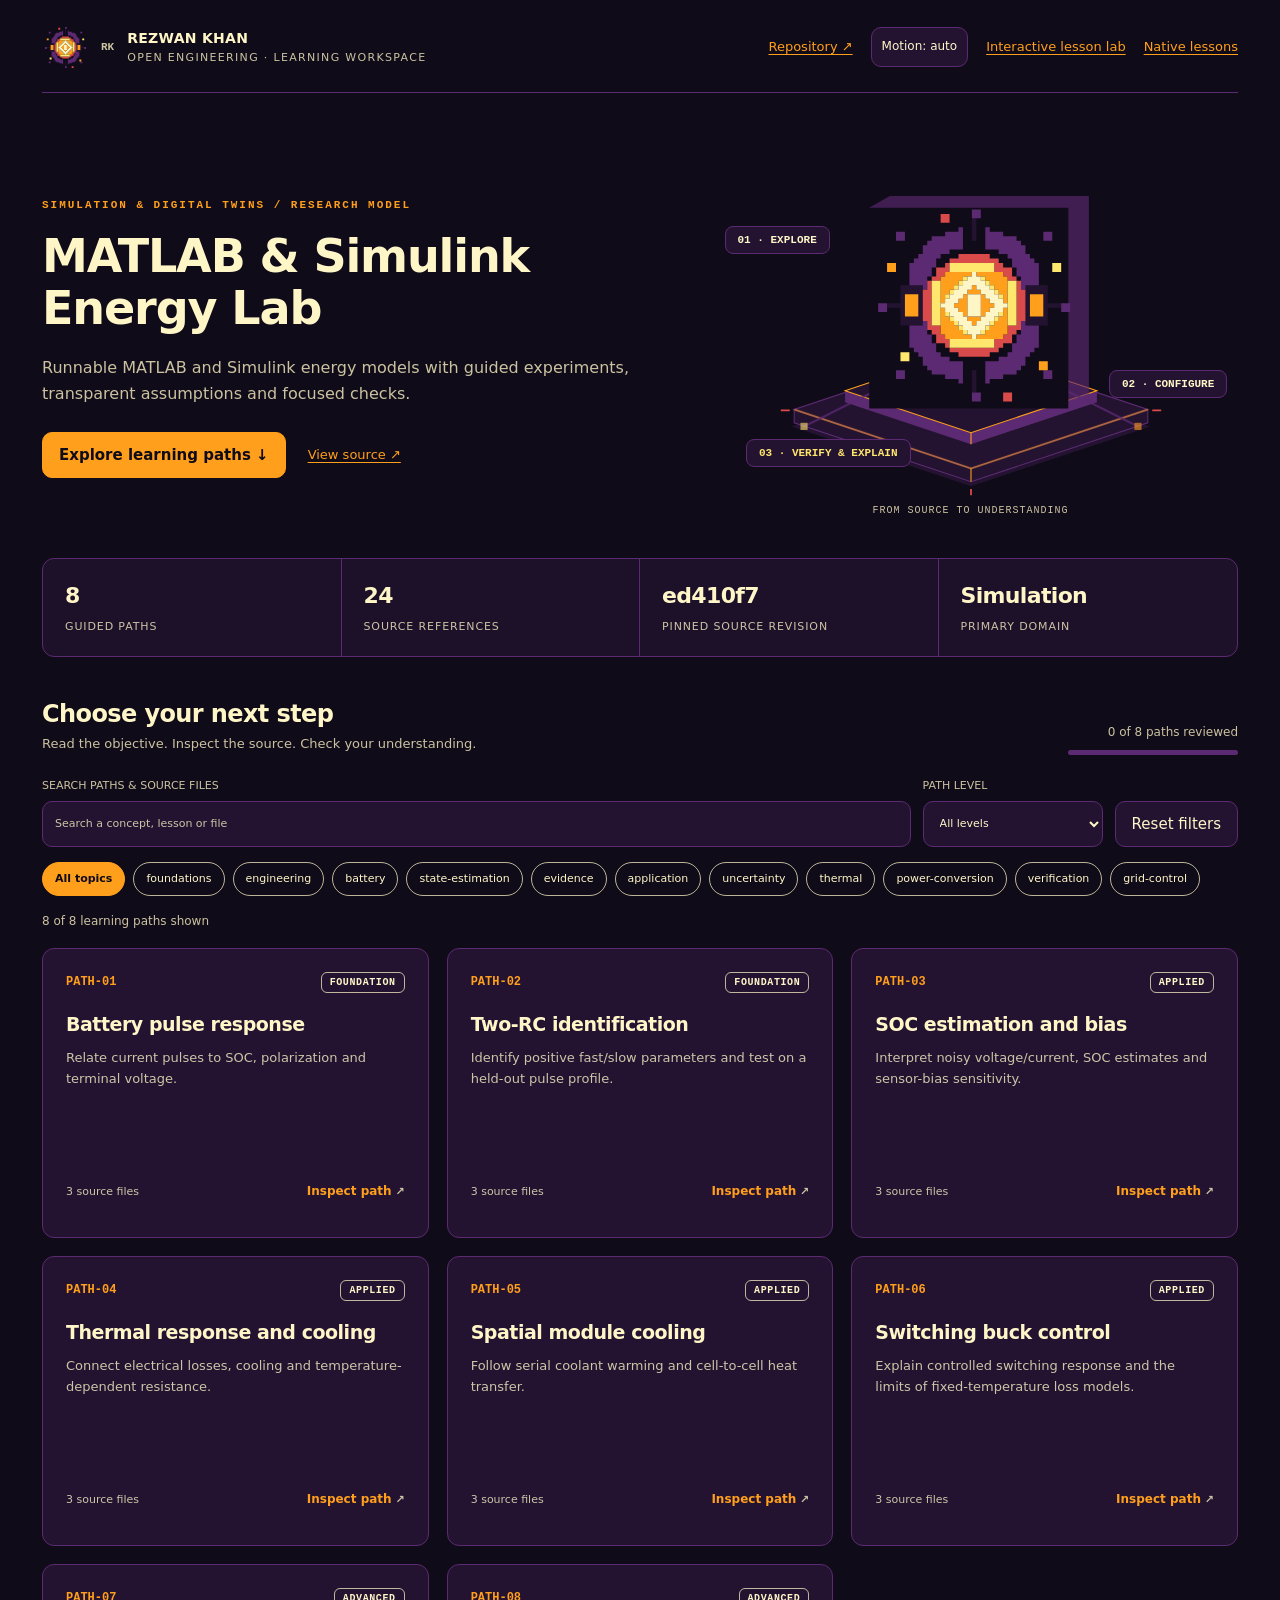
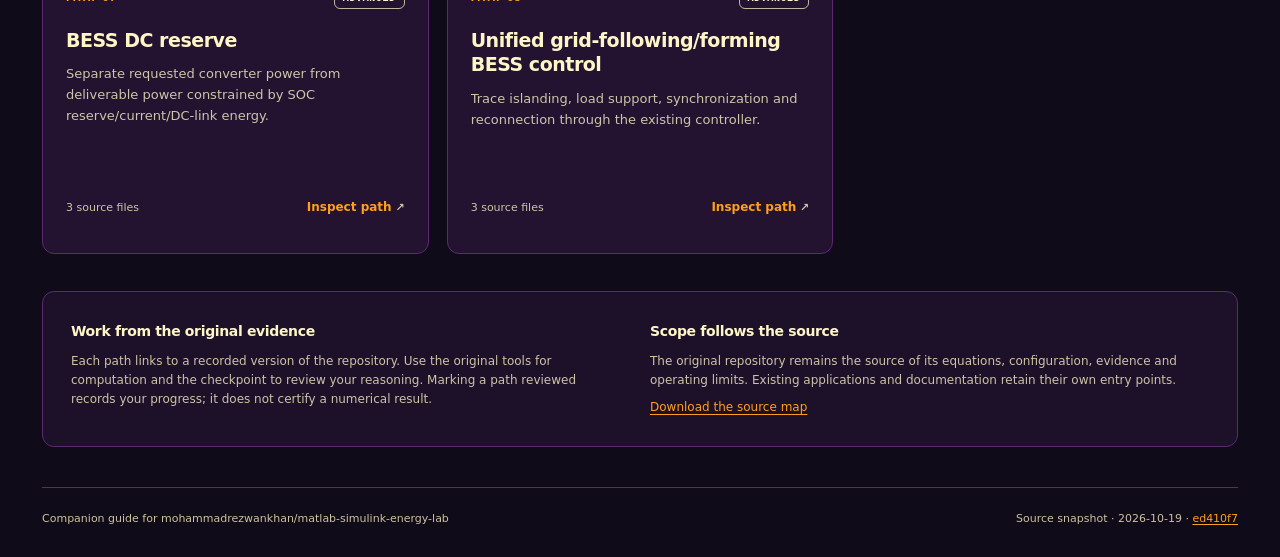
<file: transfer/matlab-simulink-energy-lab/docs/portfolio/index.html>
<!doctype html>
<html data-avatar-brand="portfolio" lang="en">
<head>
<meta charset="utf-8">
<meta name="viewport" content="width=device-width,initial-scale=1">
<meta name="description" content="Runnable MATLAB and Simulink energy models with guided experiments, transparent assumptions and focused checks.">
<meta name="color-scheme" content="dark">
<title>MATLAB &amp; Simulink Energy Lab · Learning workspace</title>
<style>
:root{color-scheme:dark;--accent:#ff9f1c;--secondary:#ffe66d;--surface:#231331;--glow:rgba(255,159,28, 0.35);--bg:#100b18;--ink:#fff6c8;--muted:#fff6c8;--line:#fff6c8b8;--ease:cubic-bezier(.22,1,.36,1)}
*{box-sizing:border-box}html{scroll-behavior:smooth}body{margin:0;background:radial-gradient(ellipse at 80% 0%,var(--surface),transparent 65%),var(--bg);color:var(--ink);font:15px/1.6 system-ui,-apple-system,BlinkMacSystemFont,"Segoe UI",sans-serif}button,input,select,textarea{font:inherit}button,a,input,select,textarea{touch-action:manipulation}button,a{ -webkit-tap-highlight-color:transparent}a{color:var(--accent);text-decoration-thickness:1px;text-underline-offset:4px}button{cursor:pointer}button:disabled{cursor:default;opacity:.5}button:focus-visible,a:focus-visible,input:focus-visible,select:focus-visible,textarea:focus-visible,summary:focus-visible{outline:3px solid var(--accent);outline-offset:4px}input::placeholder,textarea::placeholder{color:var(--muted);opacity:1}button,input,select,textarea{border:1px solid var(--line);border-radius:10px;background:#231331;color:var(--ink)}button{min-height:44px;padding:10px 16px;transition:transform .3s var(--ease),background .3s var(--ease)}button:hover{background:#5c2a72}button.primary{background:var(--accent);color:#100b18;font-weight:750;border-color:var(--accent)}button.primary:hover{filter:brightness(1.07)}.skip{position:absolute;top:-100px;left:16px;padding:12px;background:var(--bg);z-index:20}.skip:focus{top:12px}.shell{max-width:1380px;margin:0 auto;padding:0 42px}.topbar{display:flex;justify-content:space-between;align-items:center;gap:20px;padding-top:24px;padding-bottom:22px;border-bottom:1px solid #5c2a72}.brand{display:flex;align-items:center;gap:13px}.mark{width:39px;height:39px;border:1px solid var(--accent);display:grid;place-items:center;border-radius:10px;color:var(--accent);font:700 17px ui-monospace,monospace;box-shadow:5px 5px 0 #231331}.brand b{display:block;letter-spacing:.02em;font-size:14px}.brand small{display:block;color:var(--muted);font-size:11px;letter-spacing:.12em;text-transform:uppercase}.toplinks{display:flex;gap:18px;align-items:center}.toplinks a{font-size:13px}.motion{font-size:12px;padding:7px 10px;min-height:40px}.eyebrow{font:650 11px/1.4 ui-monospace,monospace;letter-spacing:.18em;text-transform:uppercase;color:var(--accent)}.hero{display:grid;grid-template-columns:1.18fr 1fr;align-items:center;gap:30px;padding:65px 0 38px}.hero h1{font-size:clamp(30px,3.6vw,51px);line-height:1.12;letter-spacing:-.045em;margin:18px 0 21px;overflow-wrap:anywhere;max-width:740px}.hero p{max-width:640px;margin:0;color:var(--muted);font-size:16px}.hero-actions{display:flex;align-items:center;gap:22px;margin:26px 0 0}.hero-actions a{font-size:13px}.visual{height:324px;position:relative;display:grid;place-items:center;overflow:hidden;border-radius:20px;background:radial-gradient(ellipse at 50% 55%,var(--glow),transparent 67%)}.visual:before{content:"";position:absolute;inset:30px;background-image:linear-gradient(#fff6c809 1px,transparent 1px),linear-gradient(90deg,#fff6c809 1px,transparent 1px);background-size:28px 28px;transform:perspective(500px) rotateX(53deg) rotateZ(-22deg);border-radius:40%}.isometric{position:relative;width:290px;height:250px;transform-style:preserve-3d;perspective:1200px}.plate{position:absolute;width:172px;height:114px;border:1px solid var(--accent);border-radius:16px;background:linear-gradient(145deg,#5c2a72,var(--surface));box-shadow:9px 12px 0 #100b1888,0 1px 20px var(--glow);transform:rotateX(50deg) rotateZ(-38deg);transition:transform .45s var(--ease)}.plate.a{left:6px;top:95px;opacity:.7}.plate.b{left:88px;top:103px;border-color:var(--secondary)}.plate.c{left:57px;top:33px;background:linear-gradient(135deg,var(--accent),var(--secondary));box-shadow:10px 14px 0 #100b1888}.plate.c:after{content:"{ }";position:absolute;inset:0;display:grid;place-items:center;font:bold 36px ui-monospace,monospace;color:#231331}.visual:hover .plate.c{transform:translateY(-10px) rotateX(50deg) rotateZ(-38deg)}.node{position:absolute;border:1px solid var(--line);background:#231331;border-radius:8px;padding:7px 12px;color:var(--ink);font:600 11px ui-monospace,monospace;box-shadow:0 6px 14px #100b1855}.node.one{left:6px;top:34px}.node.two{right:-5px;top:134px}.node.three{bottom:-2px;left:32px;color:var(--accent)}.visual-caption{position:absolute;bottom:10px;font:10px ui-monospace,monospace;color:var(--muted);letter-spacing:.1em;text-transform:uppercase}.metrics{display:grid;grid-template-columns:repeat(4,1fr);border:1px solid #5c2a72;border-radius:14px;background:#231331bb;overflow:hidden;margin:2px 0 42px}.metric{padding:19px 22px;border-right:1px solid #5c2a72}.metric:last-child{border:0}.metric strong{font-size:22px;letter-spacing:-.03em;display:block;color:var(--ink)}.metric small{color:var(--muted);font-size:11px;letter-spacing:.08em;text-transform:uppercase}.section-top{display:flex;justify-content:space-between;align-items:flex-end;gap:20px;margin-bottom:22px}h2{font-size:24px;letter-spacing:-.025em;line-height:1.25;margin:0 0 5px}.section-top p{font-size:13px;color:var(--muted);margin:0}.progress{font-size:12px;color:var(--muted);text-align:right;white-space:nowrap}.track{width:170px;height:5px;background:#5c2a72;border-radius:8px;overflow:hidden;margin-top:8px}.track span{display:block;background:var(--accent);width:0;height:100%;transition:width .4s var(--ease)}.tools{display:grid;grid-template-columns:minmax(170px,1fr) 180px auto;gap:12px;align-items:end;margin:0 0 15px}.tools label{display:flex;flex-direction:column;gap:6px;font-size:11px;color:var(--muted)}input,select{height:46px;padding:10px 12px;width:100%;min-width:0}.tags{display:flex;flex-wrap:wrap;gap:8px;margin:0 0 16px}.tag{min-height:34px;border-color:#fff6c8b8;background:transparent;border-radius:20px;padding:5px 12px;font-size:11px;line-height:1.4}.tag[aria-pressed=true]{background:var(--accent);color:#100b18;border-color:var(--accent);font-weight:750}.result-count{color:var(--muted);font-size:12px;min-height:20px;margin:0 0 16px}.cards{display:grid;grid-template-columns:repeat(3,minmax(0,1fr));gap:18px;align-items:stretch}.lesson{position:relative;display:flex;flex-direction:column;min-height:290px;padding:23px;border:1px solid #fff6c8b8;background:linear-gradient(130deg,#231331dd,#231331f0);border-radius:15px;box-shadow:0 8px 0 #100b1840;transition:transform .45s var(--ease),border-color .35s var(--ease)}.lesson:hover{transform:translateY(-4px);border-color:var(--accent)}.card-top{display:flex;justify-content:space-between;align-items:center;gap:12px;margin-bottom:19px}.number{font:600 12px ui-monospace,monospace;color:var(--accent)}.level{font:600 10px ui-monospace,monospace;letter-spacing:.06em;text-transform:uppercase;padding:4px 8px;border:1px solid #fff6c8b8;border-radius:6px;color:#fff6c8}.lesson h3{font-size:19px;letter-spacing:-.02em;line-height:1.3;margin:0 0 12px;overflow-wrap:anywhere}.lesson p{color:var(--muted);font-size:13px;line-height:1.6;margin:0 0 18px;display:-webkit-box;-webkit-line-clamp:4;-webkit-box-orient:vertical;overflow:hidden}.card-foot{display:flex;justify-content:space-between;align-items:center;gap:10px;margin-top:auto}.card-foot span{font-size:11px;color:var(--muted)}.open-lesson{border:0;background:transparent;color:var(--accent);font-weight:650;padding:8px 0;font-size:12px}.open-lesson:hover{background:transparent;text-decoration:underline}.lesson.complete:after{content:"Reviewed";position:absolute;right:22px;top:54px;font-size:10px;color:var(--secondary)}.empty{border:1px dashed var(--line);padding:34px;border-radius:14px;grid-column:1/-1;text-align:center;color:var(--muted)}.boundary{display:grid;grid-template-columns:1fr 1fr;gap:20px;padding:28px;margin:37px 0 40px;border:1px solid #5c2a72;border-radius:14px;background:#231331bb}.boundary h3{font-size:14px;margin:0 0 10px}.boundary p{font-size:12px;color:var(--muted);margin:0}.boundary a{overflow-wrap:anywhere}.footer{padding:22px 0 30px;border-top:1px solid #5c2a72;color:var(--muted);font-size:11px;display:flex;justify-content:space-between;gap:20px}dialog{position:fixed;margin:0 0 0 auto;inset:0;width:min(640px,100%);max-width:100%;height:100dvh;max-height:100dvh;background:#231331;color:var(--ink);border:0;border-left:1px solid #fff6c8b8;box-shadow:-30px 0 90px #100b1888;padding:0}dialog::backdrop{background:#100b18b8;backdrop-filter:blur(4px)}.drawer-head{display:flex;justify-content:space-between;align-items:center;gap:20px;position:sticky;top:0;padding:19px 27px;background:#231331f5;border-bottom:1px solid #5c2a72;z-index:1}.drawer-head span{font:11px ui-monospace,monospace;color:var(--accent);letter-spacing:.12em;text-transform:uppercase}.close{font-size:20px;padding:4px 13px}.drawer-body{padding:28px}.drawer-body h2{font-size:28px;line-height:1.2;overflow-wrap:anywhere}.drawer-body h3{font-size:13px;margin:26px 0 8px}.drawer-body p,.drawer-body li{font-size:13px;color:var(--muted)}.drawer-body ul{padding-left:18px}.drawer-body a{overflow-wrap:anywhere}.drawer-body pre{padding:15px;border:1px solid #fff6c8b8;background:#100b18;border-radius:10px;color:#fff6c8;white-space:pre-wrap;overflow-wrap:anywhere;font-size:11px;line-height:1.65;max-height:320px;overflow:auto}.drawer-body label{display:block;font-size:12px;color:var(--muted);margin-bottom:7px}.drawer-body textarea{width:100%;resize:vertical;min-height:92px;padding:12px}.drawer-actions{display:flex;flex-wrap:wrap;gap:10px;margin-top:23px}.disclosure{padding:13px 15px;border-left:3px solid var(--accent);background:#231331;border-radius:0 8px 8px 0}.status{min-height:24px;margin-top:14px;color:var(--accent);font-size:12px}.path{font:12px/1.5 ui-monospace,monospace;display:inline-block;min-height:32px;padding:6px 0;vertical-align:middle}.sr-only{position:absolute;width:1px;height:1px;margin:-1px;padding:0;overflow:hidden;clip:rect(0,0,0,0);white-space:nowrap;border:0}body[data-motion=off] *,body[data-motion=off] *:before,body[data-motion=off] *:after{animation:none!important;transition:none!important;scroll-behavior:auto!important}body[data-motion=off] .visual:hover .plate.c{transform:rotateX(50deg) rotateZ(-38deg)}body[data-motion=off] .lesson:hover{transform:none}.plate{pointer-events:none}
@media(prefers-reduced-motion:reduce){*{animation:none!important;transition:none!important;scroll-behavior:auto!important}.visual:hover .plate.c{transform:rotateX(50deg) rotateZ(-38deg)}.lesson:hover{transform:none}}
@media(max-width:1050px){.shell{padding:0 25px}.hero{gap:16px}.cards{grid-template-columns:repeat(2,minmax(0,1fr))}.hero h1{font-size:38px}.visual{height:300px}.metric{padding:16px}.metric strong{font-size:20px}}
@media(max-width:700px){.shell{padding:0 19px}.topbar{gap:12px}.toplinks{gap:10px}.toplinks a{display:none}.hero{grid-template-columns:1fr;padding:36px 0 24px;gap:12px}.hero h1{font-size:37px}.hero p{font-size:14px}.visual{height:220px}.isometric{transform:translateY(-20px) scale(.8)}.metrics{grid-template-columns:repeat(2,1fr);margin-bottom:30px}.metric:nth-child(2){border-right:0}.metric:nth-child(-n+2){border-bottom:1px solid #5c2a72}.metric strong{font-size:19px}.section-top{align-items:flex-start}.progress{white-space:normal;max-width:110px}.track{width:100px}.tools{grid-template-columns:1fr 135px}.tools>button{grid-column:1/-1}.cards{grid-template-columns:1fr}.lesson{min-height:250px}.boundary{grid-template-columns:1fr;padding:22px}.footer{display:block}.footer div+div{margin-top:8px}.drawer-body{padding:23px}.hero-actions{gap:14px;flex-wrap:wrap}.brand small{font-size:9px}.brand b{font-size:12px}.motion{font-size:10px}.tags{gap:7px}.tag{font-size:10px}.drawer-head{padding:17px 23px}}
@media print{body{background:white;color:black}.visual,.toplinks,.tools,.tags,.progress,.open-lesson,dialog{display:none}.shell{padding:0}.cards{grid-template-columns:1fr 1fr}.lesson,.metrics,.boundary{background:white;color:black;box-shadow:none;break-inside:avoid}.lesson p,.hero p,.boundary p{color:#5c2a72}.hero{padding:15px 0;display:block}.hero h1{font-size:28px}.metric strong{color:black}}

.native-catalog-link{white-space:nowrap}@media(max-width:700px){.toplinks a.native-catalog-link{display:inline}}
</style>
<link rel="stylesheet" href="../visuals/brand-uniformity/brand.css">
</head>
<body>
<a class="skip" href="#learning">Skip to learning paths</a>
<div class="shell">
<header class="topbar"><div class="brand"><img class="brand-avatar" data-brand-decoration="true" src="../visuals/brand-uniformity/avatar.svg" width="48" height="48" alt=""><span class="mark" aria-hidden="true">RK</span><div><b>REZWAN KHAN</b><small>Open engineering · learning workspace</small></div></div><nav class="toplinks" aria-label="Repository navigation"><a id="sourceTop" href="https://github.com/mohammadrezwankhan/matlab-simulink-energy-lab">Repository ↗</a><button class="motion" id="motion" aria-pressed="false">Motion: auto</button><a href="../index.html">Interactive lesson lab</a><a class="native-catalog-link" href="../native-lessons.html">Native lessons</a></nav></header>
<main>
<section class="hero" aria-labelledby="heroTitle"><div><div class="eyebrow">Simulation &amp; digital twins / research model</div><h1 id="heroTitle">MATLAB &amp; Simulink Energy Lab</h1><p>Runnable MATLAB and Simulink energy models with guided experiments, transparent assumptions and focused checks.</p><div class="hero-actions"><button class="primary" id="start">Explore learning paths ↓</button><a href="https://github.com/mohammadrezwankhan/matlab-simulink-energy-lab">View source ↗</a></div></div><div class="visual" aria-hidden="true"><svg class="champion-art" data-brand-decoration="true" aria-hidden="true" xmlns="http://www.w3.org/2000/svg" width="560" height="360" viewBox="0 0 560 360" role="img" aria-labelledby="champion-title champion-desc">
<title id="champion-title">Rezwan energy-core champion in 2.5D</title>
<desc id="champion-desc">The unchanged original pixel avatar stands above layered isometric planes. Square signals are illustrative brand motion, not a measurement or simulation. The complete composition remains visible without motion.</desc>
<style>
.brand-signal{animation:brand-signal-travel 4.8s cubic-bezier(.22,1,.36,1) 1 both;transform-box:view-box}
.brand-signal.second{animation-name:brand-return-travel}
.brand-edge{animation:brand-edge-light 4.8s ease-out 1 both}
@keyframes brand-signal-travel{0%,100%{transform:translate(0,0);opacity:.6}35%{transform:translate(62px,-31px);opacity:1}70%{transform:translate(125px,-62px);opacity:.6}}
@keyframes brand-return-travel{0%,100%{transform:translate(0,0);opacity:.6}35%{transform:translate(-62px,-31px);opacity:1}70%{transform:translate(-125px,-62px);opacity:.6}}
@keyframes brand-edge-light{0%,100%{opacity:.55}45%{opacity:1}}
@media(prefers-reduced-motion:reduce){.brand-signal,.brand-edge{animation:none!important}}
</style>
<rect width="560" height="360" fill="#100b18"/>
<path d="M280 215 481 279 280 346 79 279Z" fill="#231331"/>
<path d="M82 260 280 326 478 260v15l-198 66-198-66Z" fill="#231331" stroke="#5c2a72" stroke-width="1.2"/>
<path d="M280 194 478 260 280 326 82 260Z" fill="#231331" stroke="#5c2a72" stroke-width="1.4"/>
<path d="M139 239 280 286 421 239v13l-141 47-141-47Z" fill="#5c2a72"/>
<path d="M280 192 421 239 280 286 139 239Z" fill="#231331" stroke="#ff9f1c" stroke-width="1.2"/>
<path d="M280 286v13m0 27v15" stroke="#ff9f1c" stroke-width="1.2"/>
<path class="brand-edge" d="m82 260 198 66 198-66" fill="none" stroke="#ff9f1c" stroke-width="2"/>
<path d="M93 279 155 248 218 217M467 279 405 248 342 217" fill="none" stroke="#5c2a72" stroke-width="2"/>
<path d="M166 34 189 21h223v225l-23 13Z" fill="#5c2a72" opacity=".65"/>
<path d="M166 34h223v225H166Z" fill="#100b18"/>
<g data-canonical-core="48" transform="translate(161 21) scale(5)"><path fill="#231331" d="M24 5h1v5h-1zM8 20h5v2h-5zM36 20h5v2h-5zM8 22h1v2h-1zM40 22h1v2h-1zM5 24h4v1h-4zM40 24h4v1h-4zM8 25h1v2h-1zM12 22h1v5h-1zM36 22h1v5h-1zM40 25h1v2h-1zM8 27h5v2h-5zM36 27h5v2h-5zM24 39h1v5h-1z"/><path fill="#5c2a72" d="M24 3h2v2h-2zM21 7h1v1h-1zM27 7h1v1h-1zM18 8h4v1h-4zM27 8h4v1h-4zM7 8h2v2h-2zM15 9h7v1h-7zM27 9h7v1h-7zM40 8h2v2h-2zM14 10h8v1h-8zM27 10h8v1h-8zM13 11h9v1h-9zM27 11h9v1h-9zM13 12h6v1h-6zM30 12h6v1h-6zM12 13h5v1h-5zM32 13h5v1h-5zM11 14h5v1h-5zM33 14h5v1h-5zM10 15h6v1h-6zM33 15h6v1h-6zM10 16h5v2h-5zM34 16h5v2h-5zM10 18h4v2h-4zM35 18h4v2h-4zM13 20h1v1h-1zM35 20h1v1h-1zM3 24h2v2h-2zM44 24h2v2h-2zM13 28h1v1h-1zM35 28h1v1h-1zM10 29h4v2h-4zM35 29h4v2h-4zM10 31h5v2h-5zM34 31h5v2h-5zM10 33h6v1h-6zM33 33h6v1h-6zM11 34h5v1h-5zM33 34h5v1h-5zM12 35h5v1h-5zM32 35h5v1h-5zM13 36h6v1h-6zM30 36h6v1h-6zM13 37h9v1h-9zM27 37h9v1h-9zM14 38h8v1h-8zM27 38h8v1h-8zM15 39h7v1h-7zM27 39h7v1h-7zM7 39h2v2h-2zM18 40h4v1h-4zM27 40h4v1h-4zM40 39h2v2h-2zM21 41h1v1h-1zM27 41h1v1h-1zM24 44h2v2h-2z"/><path fill="#d94a4a" d="M17 4h2v2h-2zM21 13h7v1h-7zM19 14h11v1h-11zM18 15h1v1h-1zM29 15h2v1h-2zM16 16h3v1h-3zM29 16h4v1h-4zM16 17h2v1h-2zM31 17h2v1h-2zM15 18h2v1h-2zM32 18h2v1h-2zM14 19h1v2h-1zM34 19h1v2h-1zM13 21h2v7h-2zM34 21h2v7h-2zM14 28h1v1h-1zM34 28h1v1h-1zM14 29h3v1h-3zM32 29h3v1h-3zM15 30h2v1h-2zM32 30h2v1h-2zM16 31h2v1h-2zM31 31h2v1h-2zM16 32h3v1h-3zM29 32h4v1h-4zM18 33h1v1h-1zM29 33h2v1h-2zM19 34h11v1h-11zM21 35h7v1h-7zM31 44h2v2h-2z"/><path fill="#ff9f1c" d="M5 15h2v2h-2zM18 17h6v1h-6zM25 17h6v1h-6zM17 18h5v1h-5zM27 18h5v1h-5zM17 19h4v1h-4zM28 19h4v1h-4zM17 20h3v1h-3zM24 20h1v1h-1zM29 20h3v1h-3zM17 21h2v1h-2zM23 21h3v1h-3zM30 21h2v1h-2zM22 22h1v1h-1zM26 22h1v1h-1zM17 22h1v2h-1zM21 23h2v1h-2zM26 23h2v1h-2zM31 22h1v2h-1zM20 24h3v1h-3zM26 24h3v1h-3zM21 25h2v1h-2zM26 25h2v1h-2zM9 22h3v5h-3zM17 25h1v2h-1zM22 26h1v1h-1zM26 26h1v1h-1zM31 25h1v2h-1zM37 22h3v5h-3zM17 27h2v1h-2zM23 27h3v1h-3zM30 27h2v1h-2zM17 28h3v1h-3zM24 28h1v1h-1zM29 28h3v1h-3zM17 29h4v1h-4zM28 29h4v1h-4zM17 30h5v1h-5zM27 30h5v1h-5zM18 31h6v1h-6zM25 31h6v1h-6zM39 37h2v2h-2z"/><path fill="#ffe66d" d="M19 15h10v2h-10zM42 15h2v2h-2zM22 18h1v1h-1zM26 18h1v1h-1zM21 19h1v1h-1zM27 19h1v1h-1zM20 20h1v1h-1zM28 20h1v1h-1zM19 21h1v1h-1zM29 21h1v1h-1zM18 22h1v1h-1zM30 22h1v1h-1zM18 26h1v1h-1zM30 26h1v1h-1zM19 27h1v1h-1zM29 27h1v1h-1zM15 19h2v10h-2zM20 28h1v1h-1zM28 28h1v1h-1zM32 19h2v10h-2zM21 29h1v1h-1zM27 29h1v1h-1zM22 30h1v1h-1zM26 30h1v1h-1zM19 32h10v2h-10zM8 35h2v2h-2z"/><path fill="#fff6c8" d="M24 17h1v1h-1zM23 18h3v1h-3zM22 19h5v1h-5zM21 20h3v1h-3zM25 20h3v1h-3zM20 21h3v1h-3zM26 21h3v1h-3zM19 22h3v1h-3zM27 22h3v1h-3zM18 23h3v1h-3zM28 23h3v1h-3zM17 24h3v1h-3zM29 24h3v1h-3zM18 25h3v1h-3zM28 25h3v1h-3zM19 26h3v1h-3zM23 22h3v5h-3zM27 26h3v1h-3zM20 27h3v1h-3zM26 27h3v1h-3zM21 28h3v1h-3zM25 28h3v1h-3zM22 29h5v1h-5zM23 30h3v1h-3zM24 31h1v1h-1z"/></g>
<rect class="brand-signal" x="89" y="275" width="8" height="8" fill="#ffe66d"/>
<rect class="brand-signal second" x="463" y="275" width="8" height="8" fill="#ff9f1c"/>
<path d="M67 261h10m406 0h10M280 349v7" stroke="#d94a4a" stroke-width="2"/>
</svg>
<div class="isometric"><div class="plate a"></div><div class="plate b"></div><div class="plate c"></div><span class="node one">01 · EXPLORE</span><span class="node two">02 · CONFIGURE</span><span class="node three">03 · VERIFY & EXPLAIN</span></div><span class="visual-caption">From source to understanding</span></div></section>
<section class="metrics" aria-label="Workspace facts"><div class="metric"><strong>8</strong><small>Guided paths</small></div><div class="metric"><strong>24</strong><small>Source references</small></div><div class="metric"><strong>ed410f7</strong><small>Pinned source revision</small></div><div class="metric"><strong>Simulation</strong><small>Primary domain</small></div></section>
<section id="learning" aria-labelledby="pathsTitle"><div class="section-top"><div><h2 id="pathsTitle">Choose your next step</h2><p>Read the objective. Inspect the source. Check your understanding.</p></div><div class="progress"><span id="progressText">0 paths reviewed</span><div class="track" aria-hidden="true"><span id="progressBar"></span></div></div></div>
<div class="tools"><label for="search">SEARCH PATHS & SOURCE FILES<input id="search" type="search" placeholder="Search a concept, lesson or file" autocomplete="off"></label><label for="level">PATH LEVEL<select id="level"><option value="all">All levels</option><option value="Foundation">Foundation</option><option value="Applied">Applied</option><option value="Advanced">Advanced</option></select></label><button id="reset">Reset filters</button></div>
<div class="tags" id="tags" role="group" aria-label="Filter by topic"></div><p id="count" class="result-count" role="status" aria-live="polite" aria-atomic="true"></p><div class="cards" id="cards"></div>
<noscript><p>This workspace needs JavaScript for filtering. The repository and the JSON source map remain available.</p><a href="lesson-config.json">Read the lesson source map</a></noscript></section>
<section class="boundary" aria-label="Learning scope and provenance"><div><h3>Work from the original evidence</h3><p>Each path links to a recorded version of the repository. Use the original tools for computation and the checkpoint to review your reasoning. Marking a path reviewed records your progress; it does not certify a numerical result.</p></div><div><h3>Scope follows the source</h3><p>The original repository remains the source of its equations, configuration, evidence and operating limits. Existing applications and documentation retain their own entry points.</p><p style="margin-top:8px"><a href="lesson-config.json" download>Download the source map</a></p></div></section>
</main><footer class="footer"><div>Companion guide for mohammadrezwankhan/matlab-simulink-energy-lab</div><div>Source snapshot · 2026-10-19 · <a href="https://github.com/mohammadrezwankhan/matlab-simulink-energy-lab/commit/ed410f7db8c6f425c0d38ca5d03358975300872e">ed410f7</a></div></footer>
</div>
<dialog id="inspector" aria-labelledby="lessonTitle"><div class="drawer-head"><span id="lessonNumber">Learning path</span><button class="close" id="close" aria-label="Close lesson inspector">×</button></div><div class="drawer-body"><h2 id="lessonTitle"></h2><p id="lessonSummary"></p><h3>Learning objective</h3><p id="objective"></p><h3>Source files</h3><ul id="sources"></ul><h3>Verification checkpoint</h3><p class="disclosure" id="checkpoint"></p><div id="commandBlock"><h3>Run in the repository environment</h3><pre id="command"></pre><p>Commands are source-derived guidance. This guide does not run the repository or change its configuration.</p></div><details id="paramsBlock"><summary>Inspect configuration references</summary><pre id="parameters"></pre></details><h3>Your study notes</h3><label for="notes">Record assumptions, parameter choices or questions</label><textarea id="notes" placeholder="For example: Which assumption would change the result?"></textarea><p id="storageNote">Notes and reviewed paths are saved in this browser when local storage is available.</p><div class="drawer-actions"><button class="primary" id="complete">Mark as reviewed</button><button id="export">Export study plan</button></div><p class="status" id="status" role="status" aria-live="polite"></p></div></dialog>
<script type="application/json" id="workspaceData">{
  "schema_version": 1,
  "repository": "mohammadrezwankhan/matlab-simulink-energy-lab",
  "display_name": "MATLAB \u0026 Simulink Energy Lab",
  "description": "Runnable MATLAB and Simulink energy models with guided experiments, transparent assumptions and focused checks.",
  "domain": "DOMAIN_D",
  "theme": {
    "accent": "#FF6D00",
    "secondary": "#00B0FF",
    "surface": "#1A1412",
    "glow": "rgba(255, 109, 0, 0.35)",
    "label": "Simulation \u0026 digital twins",
    "short": "Simulation"
  },
  "repo_type": "research model",
  "source_revision": "ed410f7db8c6f425c0d38ca5d03358975300872e",
  "source_snapshot_date": "2026-10-19",
  "repo_url": "https://github.com/mohammadrezwankhan/matlab-simulink-energy-lab",
  "homepage": "https://mrkhan.co.technology/models/matlab-simulink-energy-lab/",
  "upstream": null,
  "lessons": [
    {
      "id": "path-01",
      "title": "Battery pulse response",
      "summary": "Relate current pulses to SOC, polarization and terminal voltage.",
      "objective": "Relate current pulses to SOC, polarization and terminal voltage.",
      "checkpoint": "Run the named existing focused check; retain exact MATLAB/toolbox versions. Compare parameter-change outcomes to the documented assumptions and limits. Do not equate synthetic consistency with measured-cell, hardware or grid-code validation.",
      "level": "Foundation",
      "tags": [
        "foundations",
        "engineering",
        "battery",
        "state-estimation",
        "evidence"
      ],
      "source_paths": [
        "examples/battery-rc-model/README.md",
        "examples/battery-rc-model/simulate_battery_rc_model.m",
        "examples/battery-rc-model/check_battery_rc_model.m"
      ],
      "source_urls": [
        "https://github.com/mohammadrezwankhan/matlab-simulink-energy-lab/blob/ed410f7db8c6f425c0d38ca5d03358975300872e/examples/battery-rc-model/README.md",
        "https://github.com/mohammadrezwankhan/matlab-simulink-energy-lab/blob/ed410f7db8c6f425c0d38ca5d03358975300872e/examples/battery-rc-model/simulate_battery_rc_model.m",
        "https://github.com/mohammadrezwankhan/matlab-simulink-energy-lab/blob/ed410f7db8c6f425c0d38ca5d03358975300872e/examples/battery-rc-model/check_battery_rc_model.m"
      ],
      "parameters": [
        {
          "source_inputs": [
            "current profile",
            "capacity and RC parameters"
          ],
          "expected_outputs": [
            "current/SOC/voltage and duty-cycle outputs"
          ],
          "note": "Source reference; execution and scientific verification are separate."
        }
      ],
      "command": null,
      "native_id": null,
      "native_route": null,
      "execution_status": "source-linked guide; no execution by this dashboard"
    },
    {
      "id": "path-02",
      "title": "Two-RC identification",
      "summary": "Identify positive fast/slow parameters and test on a held-out pulse profile.",
      "objective": "Identify positive fast/slow parameters and test on a held-out pulse profile.",
      "checkpoint": "Run the named existing focused check; retain exact MATLAB/toolbox versions. Compare parameter-change outcomes to the documented assumptions and limits. Do not equate synthetic consistency with measured-cell, hardware or grid-code validation.",
      "level": "Foundation",
      "tags": [
        "foundations",
        "engineering",
        "battery",
        "evidence"
      ],
      "source_paths": [
        "examples/battery-2rc-model/README.md",
        "examples/battery-2rc-model/fit_battery_2rc_parameters.m",
        "examples/battery-2rc-model/check_battery_2rc_fit.m"
      ],
      "source_urls": [
        "https://github.com/mohammadrezwankhan/matlab-simulink-energy-lab/blob/ed410f7db8c6f425c0d38ca5d03358975300872e/examples/battery-2rc-model/README.md",
        "https://github.com/mohammadrezwankhan/matlab-simulink-energy-lab/blob/ed410f7db8c6f425c0d38ca5d03358975300872e/examples/battery-2rc-model/fit_battery_2rc_parameters.m",
        "https://github.com/mohammadrezwankhan/matlab-simulink-energy-lab/blob/ed410f7db8c6f425c0d38ca5d03358975300872e/examples/battery-2rc-model/check_battery_2rc_fit.m"
      ],
      "parameters": [
        {
          "source_inputs": [
            "fit pulse data",
            "held-out validation data"
          ],
          "expected_outputs": [
            "fit parameters",
            "independent residuals"
          ],
          "note": "Source reference; execution and scientific verification are separate."
        }
      ],
      "command": null,
      "native_id": null,
      "native_route": null,
      "execution_status": "source-linked guide; no execution by this dashboard"
    },
    {
      "id": "path-03",
      "title": "SOC estimation and bias",
      "summary": "Interpret noisy voltage/current, SOC estimates and sensor-bias sensitivity.",
      "objective": "Interpret noisy voltage/current, SOC estimates and sensor-bias sensitivity.",
      "checkpoint": "Run the named existing focused check; retain exact MATLAB/toolbox versions. Compare parameter-change outcomes to the documented assumptions and limits. Do not equate synthetic consistency with measured-cell, hardware or grid-code validation.",
      "level": "Applied",
      "tags": [
        "application",
        "engineering",
        "battery",
        "state-estimation",
        "uncertainty",
        "evidence"
      ],
      "source_paths": [
        "examples/battery-soc-ekf/README.md",
        "examples/battery-soc-ekf/estimate_battery_soc_ekf.m",
        "examples/battery-soc-ekf/check_battery_soc_ekf_current_bias.m"
      ],
      "source_urls": [
        "https://github.com/mohammadrezwankhan/matlab-simulink-energy-lab/blob/ed410f7db8c6f425c0d38ca5d03358975300872e/examples/battery-soc-ekf/README.md",
        "https://github.com/mohammadrezwankhan/matlab-simulink-energy-lab/blob/ed410f7db8c6f425c0d38ca5d03358975300872e/examples/battery-soc-ekf/estimate_battery_soc_ekf.m",
        "https://github.com/mohammadrezwankhan/matlab-simulink-energy-lab/blob/ed410f7db8c6f425c0d38ca5d03358975300872e/examples/battery-soc-ekf/check_battery_soc_ekf_current_bias.m"
      ],
      "parameters": [
        {
          "source_inputs": [
            "sensor noise",
            "initial state",
            "prescribed current bias"
          ],
          "expected_outputs": [
            "SOC error",
            "voltage residual",
            "consistency diagnostics"
          ],
          "note": "Source reference; execution and scientific verification are separate."
        }
      ],
      "command": null,
      "native_id": null,
      "native_route": null,
      "execution_status": "source-linked guide; no execution by this dashboard"
    },
    {
      "id": "path-04",
      "title": "Thermal response and cooling",
      "summary": "Connect electrical losses, cooling and temperature-dependent resistance.",
      "objective": "Connect electrical losses, cooling and temperature-dependent resistance.",
      "checkpoint": "Run the named existing focused check; retain exact MATLAB/toolbox versions. Compare parameter-change outcomes to the documented assumptions and limits. Do not equate synthetic consistency with measured-cell, hardware or grid-code validation.",
      "level": "Applied",
      "tags": [
        "application",
        "engineering",
        "battery",
        "thermal",
        "uncertainty",
        "evidence"
      ],
      "source_paths": [
        "examples/battery-thermal-model/README.md",
        "examples/battery-thermal-model/simulate_battery_thermal_model.m",
        "examples/battery-thermal-model/check_battery_cooling_sensitivity.m"
      ],
      "source_urls": [
        "https://github.com/mohammadrezwankhan/matlab-simulink-energy-lab/blob/ed410f7db8c6f425c0d38ca5d03358975300872e/examples/battery-thermal-model/README.md",
        "https://github.com/mohammadrezwankhan/matlab-simulink-energy-lab/blob/ed410f7db8c6f425c0d38ca5d03358975300872e/examples/battery-thermal-model/simulate_battery_thermal_model.m",
        "https://github.com/mohammadrezwankhan/matlab-simulink-energy-lab/blob/ed410f7db8c6f425c0d38ca5d03358975300872e/examples/battery-thermal-model/check_battery_cooling_sensitivity.m"
      ],
      "parameters": [
        {
          "source_inputs": [
            "current duty cycle",
            "thermal capacity",
            "cooling conductance"
          ],
          "expected_outputs": [
            "peak temperature",
            "limit exposure",
            "cooling energy"
          ],
          "note": "Source reference; execution and scientific verification are separate."
        }
      ],
      "command": null,
      "native_id": null,
      "native_route": null,
      "execution_status": "source-linked guide; no execution by this dashboard"
    },
    {
      "id": "path-05",
      "title": "Spatial module cooling",
      "summary": "Follow serial coolant warming and cell-to-cell heat transfer.",
      "objective": "Follow serial coolant warming and cell-to-cell heat transfer.",
      "checkpoint": "Run the named existing focused check; retain exact MATLAB/toolbox versions. Compare parameter-change outcomes to the documented assumptions and limits. Do not equate synthetic consistency with measured-cell, hardware or grid-code validation.",
      "level": "Applied",
      "tags": [
        "application",
        "engineering",
        "battery",
        "thermal",
        "evidence"
      ],
      "source_paths": [
        "examples/battery-module-cooling-network/README.md",
        "examples/battery-module-cooling-network/simulate_battery_module_cooling_network.m",
        "examples/battery-module-cooling-network/check_battery_module_cooling_network.m"
      ],
      "source_urls": [
        "https://github.com/mohammadrezwankhan/matlab-simulink-energy-lab/blob/ed410f7db8c6f425c0d38ca5d03358975300872e/examples/battery-module-cooling-network/README.md",
        "https://github.com/mohammadrezwankhan/matlab-simulink-energy-lab/blob/ed410f7db8c6f425c0d38ca5d03358975300872e/examples/battery-module-cooling-network/simulate_battery_module_cooling_network.m",
        "https://github.com/mohammadrezwankhan/matlab-simulink-energy-lab/blob/ed410f7db8c6f425c0d38ca5d03358975300872e/examples/battery-module-cooling-network/check_battery_module_cooling_network.m"
      ],
      "parameters": [
        {
          "source_inputs": [
            "six-cell module parameters",
            "coolant and pulse profile"
          ],
          "expected_outputs": [
            "cell temperatures",
            "coolant temperatures",
            "module spread"
          ],
          "note": "Source reference; execution and scientific verification are separate."
        }
      ],
      "command": null,
      "native_id": null,
      "native_route": null,
      "execution_status": "source-linked guide; no execution by this dashboard"
    },
    {
      "id": "path-06",
      "title": "Switching buck control",
      "summary": "Explain controlled switching response and the limits of fixed-temperature loss models.",
      "objective": "Explain controlled switching response and the limits of fixed-temperature loss models.",
      "checkpoint": "Run the named existing focused check; retain exact MATLAB/toolbox versions. Compare parameter-change outcomes to the documented assumptions and limits. Do not equate synthetic consistency with measured-cell, hardware or grid-code validation.",
      "level": "Applied",
      "tags": [
        "application",
        "engineering",
        "thermal",
        "power-conversion",
        "evidence"
      ],
      "source_paths": [
        "examples/converter-switching-closed-loop-model/README.md",
        "examples/converter-switching-closed-loop-model/simulate_switching_closed_loop_buck.m",
        "examples/converter-switching-closed-loop-model/check_switching_closed_loop_buck.m"
      ],
      "source_urls": [
        "https://github.com/mohammadrezwankhan/matlab-simulink-energy-lab/blob/ed410f7db8c6f425c0d38ca5d03358975300872e/examples/converter-switching-closed-loop-model/README.md",
        "https://github.com/mohammadrezwankhan/matlab-simulink-energy-lab/blob/ed410f7db8c6f425c0d38ca5d03358975300872e/examples/converter-switching-closed-loop-model/simulate_switching_closed_loop_buck.m",
        "https://github.com/mohammadrezwankhan/matlab-simulink-energy-lab/blob/ed410f7db8c6f425c0d38ca5d03358975300872e/examples/converter-switching-closed-loop-model/check_switching_closed_loop_buck.m"
      ],
      "parameters": [
        {
          "source_inputs": [
            "converter component values",
            "switching settings",
            "load step"
          ],
          "expected_outputs": [
            "output voltage",
            "ripple",
            "current",
            "loss estimates"
          ],
          "note": "Source reference; execution and scientific verification are separate."
        }
      ],
      "command": null,
      "native_id": null,
      "native_route": null,
      "execution_status": "source-linked guide; no execution by this dashboard"
    },
    {
      "id": "path-07",
      "title": "BESS DC reserve",
      "summary": "Separate requested converter power from deliverable power constrained by SOC reserve/current/DC-link energy.",
      "objective": "Separate requested converter power from deliverable power constrained by SOC reserve/current/DC-link energy.",
      "checkpoint": "Run the named existing focused check; retain exact MATLAB/toolbox versions. Compare parameter-change outcomes to the documented assumptions and limits. Do not equate synthetic consistency with measured-cell, hardware or grid-code validation.",
      "level": "Advanced",
      "tags": [
        "verification",
        "engineering",
        "battery",
        "state-estimation",
        "power-conversion",
        "evidence"
      ],
      "source_paths": [
        "examples/bess-dc-reserve-model/README.md",
        "examples/bess-dc-reserve-model/simulate_bess_dc_reserve.m",
        "examples/bess-dc-reserve-model/check_bess_dc_reserve_envelope.m"
      ],
      "source_urls": [
        "https://github.com/mohammadrezwankhan/matlab-simulink-energy-lab/blob/ed410f7db8c6f425c0d38ca5d03358975300872e/examples/bess-dc-reserve-model/README.md",
        "https://github.com/mohammadrezwankhan/matlab-simulink-energy-lab/blob/ed410f7db8c6f425c0d38ca5d03358975300872e/examples/bess-dc-reserve-model/simulate_bess_dc_reserve.m",
        "https://github.com/mohammadrezwankhan/matlab-simulink-energy-lab/blob/ed410f7db8c6f425c0d38ca5d03358975300872e/examples/bess-dc-reserve-model/check_bess_dc_reserve_envelope.m"
      ],
      "parameters": [
        {
          "source_inputs": [
            "power request",
            "SOC floor",
            "battery/DC-link parameters"
          ],
          "expected_outputs": [
            "deliverable power",
            "curtailment time",
            "SOC/DC-link state"
          ],
          "note": "Source reference; execution and scientific verification are separate."
        }
      ],
      "command": null,
      "native_id": null,
      "native_route": null,
      "execution_status": "source-linked guide; no execution by this dashboard"
    },
    {
      "id": "path-08",
      "title": "Unified grid-following/forming BESS control",
      "summary": "Trace islanding, load support, synchronization and reconnection through the existing controller.",
      "objective": "Trace islanding, load support, synchronization and reconnection through the existing controller.",
      "checkpoint": "Run the named existing focused check; retain exact MATLAB/toolbox versions. Compare parameter-change outcomes to the documented assumptions and limits. Do not equate synthetic consistency with measured-cell, hardware or grid-code validation.",
      "level": "Advanced",
      "tags": [
        "verification",
        "engineering",
        "battery",
        "grid-control",
        "evidence"
      ],
      "source_paths": [
        "examples/bess-unified-control/README.md",
        "examples/bess-unified-control/simulate_bess_unified_control.m",
        "examples/bess-unified-control/check_bess_unified_control.m"
      ],
      "source_urls": [
        "https://github.com/mohammadrezwankhan/matlab-simulink-energy-lab/blob/ed410f7db8c6f425c0d38ca5d03358975300872e/examples/bess-unified-control/README.md",
        "https://github.com/mohammadrezwankhan/matlab-simulink-energy-lab/blob/ed410f7db8c6f425c0d38ca5d03358975300872e/examples/bess-unified-control/simulate_bess_unified_control.m",
        "https://github.com/mohammadrezwankhan/matlab-simulink-energy-lab/blob/ed410f7db8c6f425c0d38ca5d03358975300872e/examples/bess-unified-control/check_bess_unified_control.m"
      ],
      "parameters": [
        {
          "source_inputs": [
            "predeclared validation scenario",
            "controller and plant settings"
          ],
          "expected_outputs": [
            "controller states",
            "power/voltage traces",
            "requirement scores"
          ],
          "note": "Source reference; execution and scientific verification are separate."
        }
      ],
      "command": null,
      "native_id": null,
      "native_route": null,
      "execution_status": "source-linked guide; no execution by this dashboard"
    }
  ]
}</script>
<script>
'use strict';
const data=JSON.parse(document.getElementById('workspaceData').textContent);
const el=id=>document.getElementById(id), dialog=el('inspector');
const key='portfolio-learning:'+data.repository+':'+data.source_revision;
let storage=true,state={done:[],notes:{},motion:'auto'},selectedTag='all',active=null,trigger=null;
try{const saved=JSON.parse(localStorage.getItem(key)||'null');if(saved&&Array.isArray(saved.done)&&saved.notes&&typeof saved.notes==='object'){state={...state,...saved};state.done=state.done.filter(id=>data.lessons.some(l=>l.id===id));}}catch{storage=false;}
function save(){try{localStorage.setItem(key,JSON.stringify(state));}catch{storage=false;el('storageNote').textContent='Browser storage is unavailable. Export a study plan to keep your notes.';}}
function node(tag,text,className){const x=document.createElement(tag);if(text!==undefined)x.textContent=text;if(className)x.className=className;return x;}
function setMotion(){document.body.dataset.motion=state.motion;el('motion').textContent='Motion: '+state.motion;el('motion').setAttribute('aria-pressed',String(state.motion==='off'));}
function updateProgress(){el('progressText').textContent=state.done.length+' of '+data.lessons.length+' paths reviewed';el('progressBar').style.width=(state.done.length/data.lessons.length*100)+'%';}
function renderTags(){el('tags').replaceChildren();const tags=['all',...new Set(data.lessons.flatMap(l=>l.tags))];for(const tag of tags){const b=node('button',tag==='all'?'All topics':tag,'tag');b.type='button';b.setAttribute('aria-pressed',String(tag===selectedTag));b.onclick=()=>{selectedTag=tag;renderTags();renderCards();const match=[...el('tags').children].find(x=>x.textContent===(tag==='all'?'All topics':tag));match?.focus();};el('tags').append(b);}}
function renderCards(){const q=el('search').value.toLocaleLowerCase().trim(),level=el('level').value;const lessons=data.lessons.filter(l=>(level==='all'||l.level===level)&&(selectedTag==='all'||l.tags.includes(selectedTag))&&[l.title,l.summary,l.objective,...l.source_paths,...l.tags].join(' ').toLocaleLowerCase().includes(q));el('cards').replaceChildren();el('count').textContent=lessons.length+' of '+data.lessons.length+' learning paths shown';if(!lessons.length){el('cards').append(node('div','No paths match these filters. Try another term or reset the filters.','empty'));}for(const lesson of lessons){const card=node('article',undefined,'lesson'+(state.done.includes(lesson.id)?' complete':''));const top=node('div',undefined,'card-top');top.append(node('span',lesson.id.toUpperCase(),'number'),node('span',lesson.level,'level'));const foot=node('div',undefined,'card-foot');foot.append(node('span',lesson.source_paths.length+' source '+(lesson.source_paths.length===1?'file':'files')));const b=node('button','Inspect path','open-lesson');const icon=node('span',' ↗');icon.setAttribute('aria-hidden','true');b.append(icon);b.type='button';b.setAttribute('aria-label','Inspect path: '+lesson.title);b.onclick=()=>openLesson(lesson,b);foot.append(b);card.append(top,node('h3',lesson.title),node('p',lesson.summary),foot);el('cards').append(card);}updateProgress();}
function sourceHref(path){
  if(typeof data.repository!=='string'||!/^[A-Za-z0-9][A-Za-z0-9-]*\/[A-Za-z0-9][A-Za-z0-9_.-]*$/.test(data.repository))return null;
  if(typeof data.source_revision!=='string'||!/^[a-f0-9]{40}$/.test(data.source_revision))return null;
  if(typeof path!=='string'||path.includes('\\'))return null;
  const parts=path.split('/');
  if(parts.some(part=>!part||part==='.'||part==='..'))return null;
  return 'https://github.com/'+data.repository.split('/').map(encodeURIComponent).join('/')+'/blob/'+encodeURIComponent(data.source_revision)+'/'+parts.map(encodeURIComponent).join('/');
}
function openLesson(lesson,button){active=lesson;trigger=button;el('lessonNumber').textContent=lesson.id+' / '+lesson.level;el('lessonTitle').textContent=lesson.title;el('lessonSummary').textContent=lesson.summary;el('objective').textContent=lesson.objective;el('checkpoint').textContent=lesson.checkpoint;el('sources').replaceChildren();lesson.source_paths.forEach((path,i)=>{const li=node('li');const a=node('a',path,'path');const href=sourceHref(path);if(href!==null)a.href=href;a.target='_blank';a.rel='noopener noreferrer';li.append(a);el('sources').append(li);});el('commandBlock').hidden=!lesson.command;el('command').textContent=lesson.command||'';el('paramsBlock').hidden=!lesson.parameters?.length;el('parameters').textContent=JSON.stringify(lesson.parameters||[],null,2);el('paramsBlock').open=false;el('notes').value=typeof state.notes[lesson.id]==='string'?state.notes[lesson.id]:'';el('complete').textContent=state.done.includes(lesson.id)?'Mark as unreviewed':'Mark as reviewed';el('status').textContent='';if(!storage)el('storageNote').textContent='Browser storage is unavailable. Export a study plan to keep your notes.';dialog.showModal();el('close').focus();}
function closeLesson(){if(dialog.open)dialog.close();trigger?.focus();}
el('close').onclick=closeLesson;dialog.addEventListener('cancel',event=>{event.preventDefault();closeLesson();});dialog.addEventListener('click',event=>{if(event.target===dialog){const r=dialog.getBoundingClientRect();if(event.clientX<r.left||event.clientX>r.right||event.clientY<r.top||event.clientY>r.bottom)closeLesson();}});
el('notes').addEventListener('input',()=>{if(active){state.notes[active.id]=el('notes').value;save();}});
el('complete').onclick=()=>{if(!active)return;const was=state.done.includes(active.id);state.done=was?state.done.filter(x=>x!==active.id):[...state.done,active.id];save();el('complete').textContent=was?'Mark as reviewed':'Mark as unreviewed';el('status').textContent=was?'Path returned to your learning list.':'Path marked as reviewed in your personal learning record.';renderCards();trigger=[...document.querySelectorAll('.open-lesson')].find(b=>b.getAttribute('aria-label')==='Inspect path: '+active.title)||el('search');};
el('export').onclick=()=>{if(!active)return;const plan={schema_version:1,repository:data.repository,source_revision:data.source_revision,lesson_id:active.id,title:active.title,source_paths:active.source_paths,configuration_references:active.parameters,notes:state.notes[active.id]||'',personally_reviewed:state.done.includes(active.id),execution_status:'not_executed_by_this_guide'};const url=URL.createObjectURL(new Blob([JSON.stringify(plan,null,2)+'\n'],{type:'application/json'}));const a=node('a');a.href=url;a.download=data.repository.split('/')[1]+'-'+active.id+'-study-plan.json';document.body.append(a);a.click();a.remove();setTimeout(()=>URL.revokeObjectURL(url),1000);el('status').textContent='Study plan exported. It contains your notes and source references.';};
el('motion').onclick=()=>{state.motion=state.motion==='off'?'auto':'off';setMotion();save();};
el('search').addEventListener('input',renderCards);el('level').addEventListener('change',renderCards);el('reset').onclick=()=>{el('search').value='';el('level').value='all';selectedTag='all';renderTags();renderCards();el('search').focus();};el('start').onclick=()=>{el('learning').scrollIntoView();el('search').focus({preventScroll:true});};
setMotion();renderTags();renderCards();
</script>
</body></html>
</file>
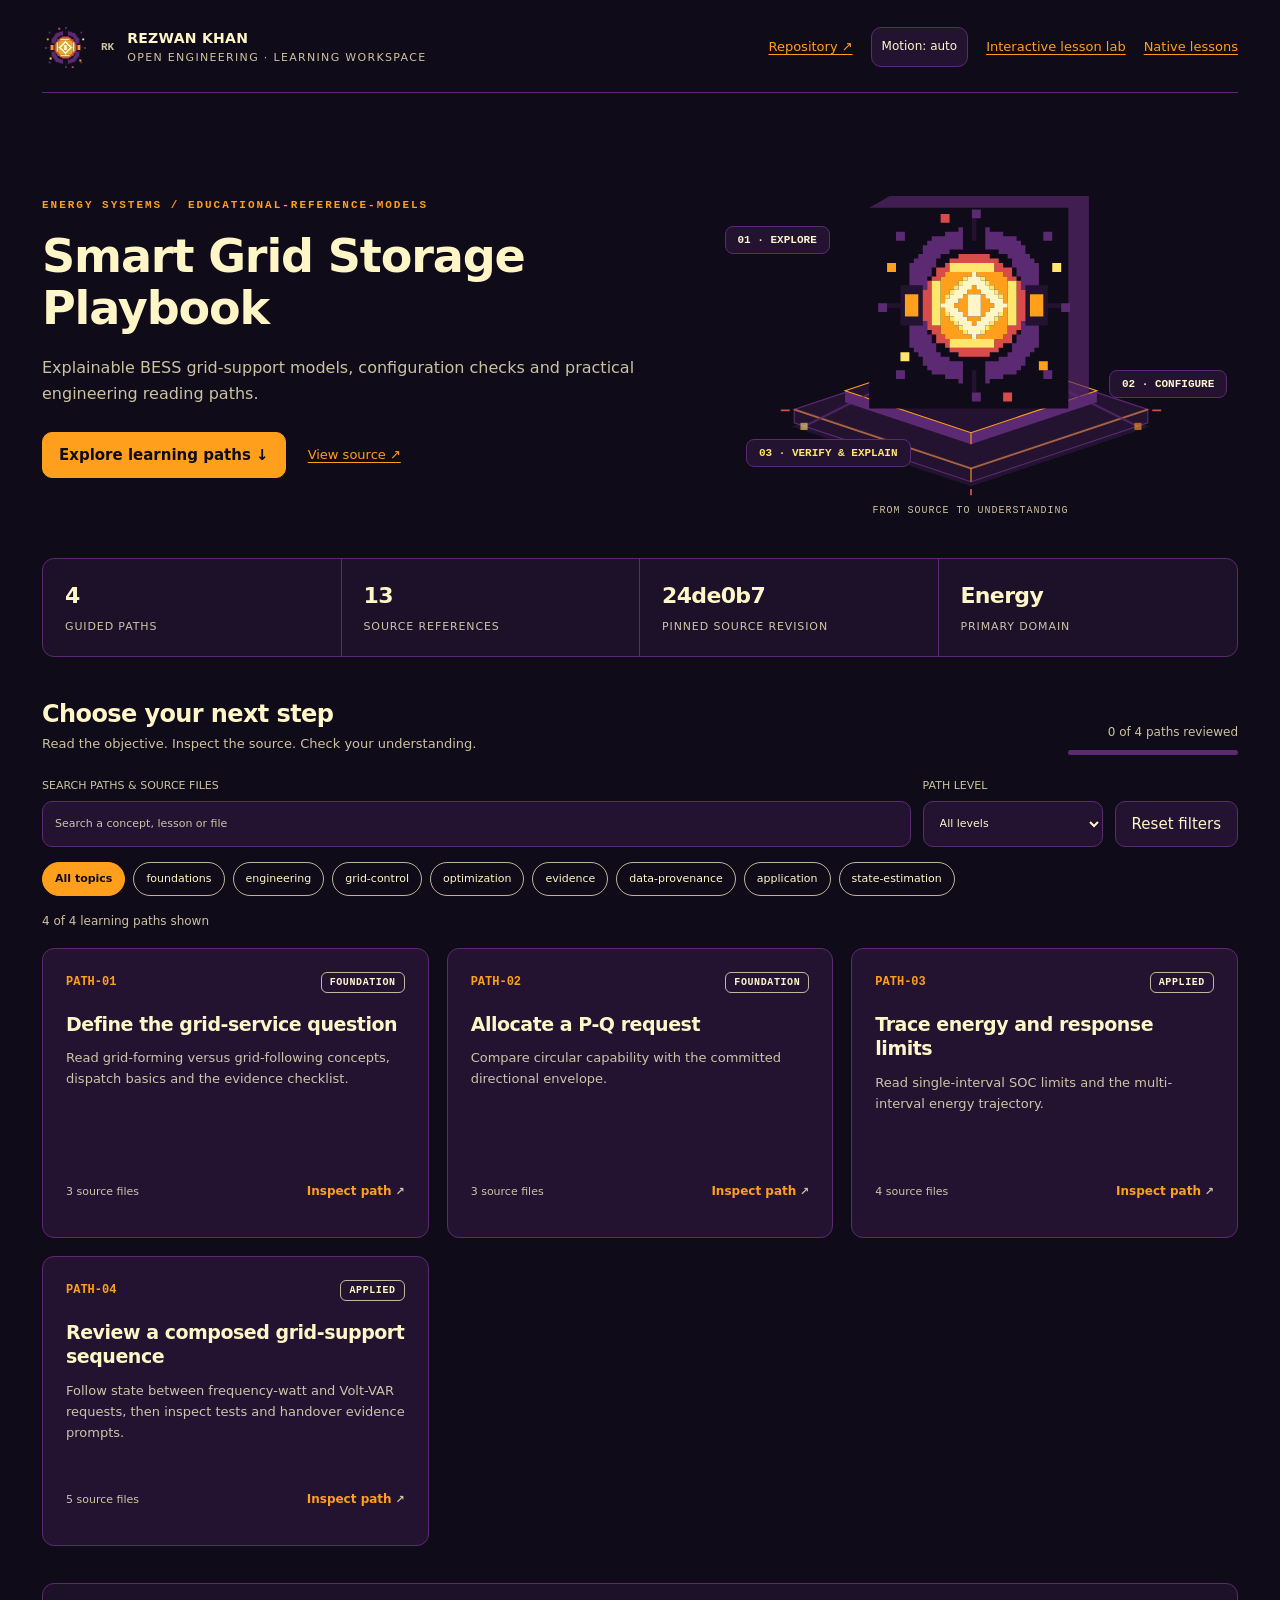
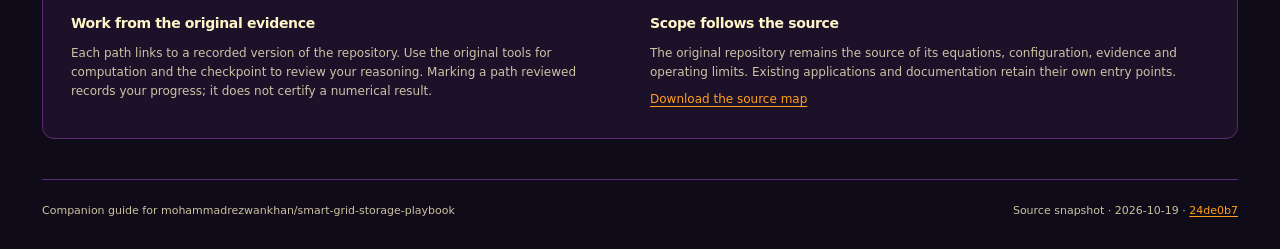
<file: transfer/smart-grid-storage-playbook/docs/portfolio/index.html>
<!doctype html>
<html data-avatar-brand="portfolio" lang="en">
<head>
<meta charset="utf-8">
<meta name="viewport" content="width=device-width,initial-scale=1">
<meta name="description" content="Explainable BESS grid-support models, configuration checks and practical engineering reading paths.">
<meta name="color-scheme" content="dark">
<title>Smart Grid Storage Playbook · Learning workspace</title>
<style>
:root{color-scheme:dark;--accent:#ff9f1c;--secondary:#ffe66d;--surface:#100b18;--glow:rgba(255,159,28, 0.35);--bg:#100b18;--ink:#fff6c8;--muted:#fff6c8;--line:#fff6c8b8;--ease:cubic-bezier(.22,1,.36,1)}
*{box-sizing:border-box}html{scroll-behavior:smooth}body{margin:0;background:radial-gradient(ellipse at 80% 0%,var(--surface),transparent 65%),var(--bg);color:var(--ink);font:15px/1.6 system-ui,-apple-system,BlinkMacSystemFont,"Segoe UI",sans-serif}button,input,select,textarea{font:inherit}button,a,input,select,textarea{touch-action:manipulation}button,a{ -webkit-tap-highlight-color:transparent}a{color:var(--accent);text-decoration-thickness:1px;text-underline-offset:4px}button{cursor:pointer}button:disabled{cursor:default;opacity:.5}button:focus-visible,a:focus-visible,input:focus-visible,select:focus-visible,textarea:focus-visible,summary:focus-visible{outline:3px solid var(--accent);outline-offset:4px}input::placeholder,textarea::placeholder{color:var(--muted);opacity:1}button,input,select,textarea{border:1px solid var(--line);border-radius:10px;background:#231331;color:var(--ink)}button{min-height:44px;padding:10px 16px;transition:transform .3s var(--ease),background .3s var(--ease)}button:hover{background:#5c2a72}button.primary{background:var(--accent);color:#100b18;font-weight:750;border-color:var(--accent)}button.primary:hover{filter:brightness(1.07)}.skip{position:absolute;top:-100px;left:16px;padding:12px;background:var(--bg);z-index:20}.skip:focus{top:12px}.shell{max-width:1380px;margin:0 auto;padding:0 42px}.topbar{display:flex;justify-content:space-between;align-items:center;gap:20px;padding-top:24px;padding-bottom:22px;border-bottom:1px solid #5c2a72}.brand{display:flex;align-items:center;gap:13px}.mark{width:39px;height:39px;border:1px solid var(--accent);display:grid;place-items:center;border-radius:10px;color:var(--accent);font:700 17px ui-monospace,monospace;box-shadow:5px 5px 0 #231331}.brand b{display:block;letter-spacing:.02em;font-size:14px}.brand small{display:block;color:var(--muted);font-size:11px;letter-spacing:.12em;text-transform:uppercase}.toplinks{display:flex;gap:18px;align-items:center}.toplinks a{font-size:13px}.motion{font-size:12px;padding:7px 10px;min-height:40px}.eyebrow{font:650 11px/1.4 ui-monospace,monospace;letter-spacing:.18em;text-transform:uppercase;color:var(--accent)}.hero{display:grid;grid-template-columns:1.18fr 1fr;align-items:center;gap:30px;padding:65px 0 38px}.hero h1{font-size:clamp(30px,3.6vw,51px);line-height:1.12;letter-spacing:-.045em;margin:18px 0 21px;overflow-wrap:anywhere;max-width:740px}.hero p{max-width:640px;margin:0;color:var(--muted);font-size:16px}.hero-actions{display:flex;align-items:center;gap:22px;margin:26px 0 0}.hero-actions a{font-size:13px}.visual{height:324px;position:relative;display:grid;place-items:center;overflow:hidden;border-radius:20px;background:radial-gradient(ellipse at 50% 55%,var(--glow),transparent 67%)}.visual:before{content:"";position:absolute;inset:30px;background-image:linear-gradient(#fff6c809 1px,transparent 1px),linear-gradient(90deg,#fff6c809 1px,transparent 1px);background-size:28px 28px;transform:perspective(500px) rotateX(53deg) rotateZ(-22deg);border-radius:40%}.isometric{position:relative;width:290px;height:250px;transform-style:preserve-3d;perspective:1200px}.plate{position:absolute;width:172px;height:114px;border:1px solid var(--accent);border-radius:16px;background:linear-gradient(145deg,#5c2a72,var(--surface));box-shadow:9px 12px 0 #100b1888,0 1px 20px var(--glow);transform:rotateX(50deg) rotateZ(-38deg);transition:transform .45s var(--ease)}.plate.a{left:6px;top:95px;opacity:.7}.plate.b{left:88px;top:103px;border-color:var(--secondary)}.plate.c{left:57px;top:33px;background:linear-gradient(135deg,var(--accent),var(--secondary));box-shadow:10px 14px 0 #100b1888}.plate.c:after{content:"{ }";position:absolute;inset:0;display:grid;place-items:center;font:bold 36px ui-monospace,monospace;color:#231331}.visual:hover .plate.c{transform:translateY(-10px) rotateX(50deg) rotateZ(-38deg)}.node{position:absolute;border:1px solid var(--line);background:#231331;border-radius:8px;padding:7px 12px;color:var(--ink);font:600 11px ui-monospace,monospace;box-shadow:0 6px 14px #100b1855}.node.one{left:6px;top:34px}.node.two{right:-5px;top:134px}.node.three{bottom:-2px;left:32px;color:var(--accent)}.visual-caption{position:absolute;bottom:10px;font:10px ui-monospace,monospace;color:var(--muted);letter-spacing:.1em;text-transform:uppercase}.metrics{display:grid;grid-template-columns:repeat(4,1fr);border:1px solid #5c2a72;border-radius:14px;background:#231331bb;overflow:hidden;margin:2px 0 42px}.metric{padding:19px 22px;border-right:1px solid #5c2a72}.metric:last-child{border:0}.metric strong{font-size:22px;letter-spacing:-.03em;display:block;color:var(--ink)}.metric small{color:var(--muted);font-size:11px;letter-spacing:.08em;text-transform:uppercase}.section-top{display:flex;justify-content:space-between;align-items:flex-end;gap:20px;margin-bottom:22px}h2{font-size:24px;letter-spacing:-.025em;line-height:1.25;margin:0 0 5px}.section-top p{font-size:13px;color:var(--muted);margin:0}.progress{font-size:12px;color:var(--muted);text-align:right;white-space:nowrap}.track{width:170px;height:5px;background:#5c2a72;border-radius:8px;overflow:hidden;margin-top:8px}.track span{display:block;background:var(--accent);width:0;height:100%;transition:width .4s var(--ease)}.tools{display:grid;grid-template-columns:minmax(170px,1fr) 180px auto;gap:12px;align-items:end;margin:0 0 15px}.tools label{display:flex;flex-direction:column;gap:6px;font-size:11px;color:var(--muted)}input,select{height:46px;padding:10px 12px;width:100%;min-width:0}.tags{display:flex;flex-wrap:wrap;gap:8px;margin:0 0 16px}.tag{min-height:34px;border-color:#fff6c8b8;background:transparent;border-radius:20px;padding:5px 12px;font-size:11px;line-height:1.4}.tag[aria-pressed=true]{background:var(--accent);color:#100b18;border-color:var(--accent);font-weight:750}.result-count{color:var(--muted);font-size:12px;min-height:20px;margin:0 0 16px}.cards{display:grid;grid-template-columns:repeat(3,minmax(0,1fr));gap:18px;align-items:stretch}.lesson{position:relative;display:flex;flex-direction:column;min-height:290px;padding:23px;border:1px solid #fff6c8b8;background:linear-gradient(130deg,#231331dd,#231331f0);border-radius:15px;box-shadow:0 8px 0 #100b1840;transition:transform .45s var(--ease),border-color .35s var(--ease)}.lesson:hover{transform:translateY(-4px);border-color:var(--accent)}.card-top{display:flex;justify-content:space-between;align-items:center;gap:12px;margin-bottom:19px}.number{font:600 12px ui-monospace,monospace;color:var(--accent)}.level{font:600 10px ui-monospace,monospace;letter-spacing:.06em;text-transform:uppercase;padding:4px 8px;border:1px solid #fff6c8b8;border-radius:6px;color:#fff6c8}.lesson h3{font-size:19px;letter-spacing:-.02em;line-height:1.3;margin:0 0 12px;overflow-wrap:anywhere}.lesson p{color:var(--muted);font-size:13px;line-height:1.6;margin:0 0 18px;display:-webkit-box;-webkit-line-clamp:4;-webkit-box-orient:vertical;overflow:hidden}.card-foot{display:flex;justify-content:space-between;align-items:center;gap:10px;margin-top:auto}.card-foot span{font-size:11px;color:var(--muted)}.open-lesson{border:0;background:transparent;color:var(--accent);font-weight:650;padding:8px 0;font-size:12px}.open-lesson:hover{background:transparent;text-decoration:underline}.lesson.complete:after{content:"Reviewed";position:absolute;right:22px;top:54px;font-size:10px;color:var(--secondary)}.empty{border:1px dashed var(--line);padding:34px;border-radius:14px;grid-column:1/-1;text-align:center;color:var(--muted)}.boundary{display:grid;grid-template-columns:1fr 1fr;gap:20px;padding:28px;margin:37px 0 40px;border:1px solid #5c2a72;border-radius:14px;background:#231331bb}.boundary h3{font-size:14px;margin:0 0 10px}.boundary p{font-size:12px;color:var(--muted);margin:0}.boundary a{overflow-wrap:anywhere}.footer{padding:22px 0 30px;border-top:1px solid #5c2a72;color:var(--muted);font-size:11px;display:flex;justify-content:space-between;gap:20px}dialog{position:fixed;margin:0 0 0 auto;inset:0;width:min(640px,100%);max-width:100%;height:100dvh;max-height:100dvh;background:#231331;color:var(--ink);border:0;border-left:1px solid #fff6c8b8;box-shadow:-30px 0 90px #100b1888;padding:0}dialog::backdrop{background:#100b18b8;backdrop-filter:blur(4px)}.drawer-head{display:flex;justify-content:space-between;align-items:center;gap:20px;position:sticky;top:0;padding:19px 27px;background:#231331f5;border-bottom:1px solid #5c2a72;z-index:1}.drawer-head span{font:11px ui-monospace,monospace;color:var(--accent);letter-spacing:.12em;text-transform:uppercase}.close{font-size:20px;padding:4px 13px}.drawer-body{padding:28px}.drawer-body h2{font-size:28px;line-height:1.2;overflow-wrap:anywhere}.drawer-body h3{font-size:13px;margin:26px 0 8px}.drawer-body p,.drawer-body li{font-size:13px;color:var(--muted)}.drawer-body ul{padding-left:18px}.drawer-body a{overflow-wrap:anywhere}.drawer-body pre{padding:15px;border:1px solid #fff6c8b8;background:#100b18;border-radius:10px;color:#fff6c8;white-space:pre-wrap;overflow-wrap:anywhere;font-size:11px;line-height:1.65;max-height:320px;overflow:auto}.drawer-body label{display:block;font-size:12px;color:var(--muted);margin-bottom:7px}.drawer-body textarea{width:100%;resize:vertical;min-height:92px;padding:12px}.drawer-actions{display:flex;flex-wrap:wrap;gap:10px;margin-top:23px}.disclosure{padding:13px 15px;border-left:3px solid var(--accent);background:#231331;border-radius:0 8px 8px 0}.status{min-height:24px;margin-top:14px;color:var(--accent);font-size:12px}.path{font:12px/1.5 ui-monospace,monospace;display:inline-block;min-height:32px;padding:6px 0;vertical-align:middle}.sr-only{position:absolute;width:1px;height:1px;margin:-1px;padding:0;overflow:hidden;clip:rect(0,0,0,0);white-space:nowrap;border:0}body[data-motion=off] *,body[data-motion=off] *:before,body[data-motion=off] *:after{animation:none!important;transition:none!important;scroll-behavior:auto!important}body[data-motion=off] .visual:hover .plate.c{transform:rotateX(50deg) rotateZ(-38deg)}body[data-motion=off] .lesson:hover{transform:none}.plate{pointer-events:none}
@media(prefers-reduced-motion:reduce){*{animation:none!important;transition:none!important;scroll-behavior:auto!important}.visual:hover .plate.c{transform:rotateX(50deg) rotateZ(-38deg)}.lesson:hover{transform:none}}
@media(max-width:1050px){.shell{padding:0 25px}.hero{gap:16px}.cards{grid-template-columns:repeat(2,minmax(0,1fr))}.hero h1{font-size:38px}.visual{height:300px}.metric{padding:16px}.metric strong{font-size:20px}}
@media(max-width:700px){.shell{padding:0 19px}.topbar{gap:12px}.toplinks{gap:10px}.toplinks a{display:none}.hero{grid-template-columns:1fr;padding:36px 0 24px;gap:12px}.hero h1{font-size:37px}.hero p{font-size:14px}.visual{height:220px}.isometric{transform:translateY(-20px) scale(.8)}.metrics{grid-template-columns:repeat(2,1fr);margin-bottom:30px}.metric:nth-child(2){border-right:0}.metric:nth-child(-n+2){border-bottom:1px solid #5c2a72}.metric strong{font-size:19px}.section-top{align-items:flex-start}.progress{white-space:normal;max-width:110px}.track{width:100px}.tools{grid-template-columns:1fr 135px}.tools>button{grid-column:1/-1}.cards{grid-template-columns:1fr}.lesson{min-height:250px}.boundary{grid-template-columns:1fr;padding:22px}.footer{display:block}.footer div+div{margin-top:8px}.drawer-body{padding:23px}.hero-actions{gap:14px;flex-wrap:wrap}.brand small{font-size:9px}.brand b{font-size:12px}.motion{font-size:10px}.tags{gap:7px}.tag{font-size:10px}.drawer-head{padding:17px 23px}}
@media print{body{background:white;color:black}.visual,.toplinks,.tools,.tags,.progress,.open-lesson,dialog{display:none}.shell{padding:0}.cards{grid-template-columns:1fr 1fr}.lesson,.metrics,.boundary{background:white;color:black;box-shadow:none;break-inside:avoid}.lesson p,.hero p,.boundary p{color:#5c2a72}.hero{padding:15px 0;display:block}.hero h1{font-size:28px}.metric strong{color:black}}

.native-catalog-link{white-space:nowrap}@media(max-width:700px){.toplinks a.native-catalog-link{display:inline}}
</style>
<link rel="stylesheet" href="../visuals/brand-uniformity/brand.css">
</head>
<body>
<a class="skip" href="#learning">Skip to learning paths</a>
<div class="shell">
<header class="topbar"><div class="brand"><img class="brand-avatar" data-brand-decoration="true" src="../visuals/brand-uniformity/avatar.svg" width="48" height="48" alt=""><span class="mark" aria-hidden="true">RK</span><div><b>REZWAN KHAN</b><small>Open engineering · learning workspace</small></div></div><nav class="toplinks" aria-label="Repository navigation"><a id="sourceTop" href="https://github.com/mohammadrezwankhan/smart-grid-storage-playbook">Repository ↗</a><button class="motion" id="motion" aria-pressed="false">Motion: auto</button><a href="../index.html">Interactive lesson lab</a><a class="native-catalog-link" href="../native-lessons.html">Native lessons</a></nav></header>
<main>
<section class="hero" aria-labelledby="heroTitle"><div><div class="eyebrow">Energy systems / educational-reference-models</div><h1 id="heroTitle">Smart Grid Storage Playbook</h1><p>Explainable BESS grid-support models, configuration checks and practical engineering reading paths.</p><div class="hero-actions"><button class="primary" id="start">Explore learning paths ↓</button><a href="https://github.com/mohammadrezwankhan/smart-grid-storage-playbook">View source ↗</a></div></div><div class="visual" aria-hidden="true"><svg class="champion-art" data-brand-decoration="true" aria-hidden="true" xmlns="http://www.w3.org/2000/svg" width="560" height="360" viewBox="0 0 560 360" role="img" aria-labelledby="champion-title champion-desc">
<title id="champion-title">Rezwan energy-core champion in 2.5D</title>
<desc id="champion-desc">The unchanged original pixel avatar stands above layered isometric planes. Square signals are illustrative brand motion, not a measurement or simulation. The complete composition remains visible without motion.</desc>
<style>
.brand-signal{animation:brand-signal-travel 4.8s cubic-bezier(.22,1,.36,1) 1 both;transform-box:view-box}
.brand-signal.second{animation-name:brand-return-travel}
.brand-edge{animation:brand-edge-light 4.8s ease-out 1 both}
@keyframes brand-signal-travel{0%,100%{transform:translate(0,0);opacity:.6}35%{transform:translate(62px,-31px);opacity:1}70%{transform:translate(125px,-62px);opacity:.6}}
@keyframes brand-return-travel{0%,100%{transform:translate(0,0);opacity:.6}35%{transform:translate(-62px,-31px);opacity:1}70%{transform:translate(-125px,-62px);opacity:.6}}
@keyframes brand-edge-light{0%,100%{opacity:.55}45%{opacity:1}}
@media(prefers-reduced-motion:reduce){.brand-signal,.brand-edge{animation:none!important}}
</style>
<rect width="560" height="360" fill="#100b18"/>
<path d="M280 215 481 279 280 346 79 279Z" fill="#231331"/>
<path d="M82 260 280 326 478 260v15l-198 66-198-66Z" fill="#231331" stroke="#5c2a72" stroke-width="1.2"/>
<path d="M280 194 478 260 280 326 82 260Z" fill="#231331" stroke="#5c2a72" stroke-width="1.4"/>
<path d="M139 239 280 286 421 239v13l-141 47-141-47Z" fill="#5c2a72"/>
<path d="M280 192 421 239 280 286 139 239Z" fill="#231331" stroke="#ff9f1c" stroke-width="1.2"/>
<path d="M280 286v13m0 27v15" stroke="#ff9f1c" stroke-width="1.2"/>
<path class="brand-edge" d="m82 260 198 66 198-66" fill="none" stroke="#ff9f1c" stroke-width="2"/>
<path d="M93 279 155 248 218 217M467 279 405 248 342 217" fill="none" stroke="#5c2a72" stroke-width="2"/>
<path d="M166 34 189 21h223v225l-23 13Z" fill="#5c2a72" opacity=".65"/>
<path d="M166 34h223v225H166Z" fill="#100b18"/>
<g data-canonical-core="48" transform="translate(161 21) scale(5)"><path fill="#231331" d="M24 5h1v5h-1zM8 20h5v2h-5zM36 20h5v2h-5zM8 22h1v2h-1zM40 22h1v2h-1zM5 24h4v1h-4zM40 24h4v1h-4zM8 25h1v2h-1zM12 22h1v5h-1zM36 22h1v5h-1zM40 25h1v2h-1zM8 27h5v2h-5zM36 27h5v2h-5zM24 39h1v5h-1z"/><path fill="#5c2a72" d="M24 3h2v2h-2zM21 7h1v1h-1zM27 7h1v1h-1zM18 8h4v1h-4zM27 8h4v1h-4zM7 8h2v2h-2zM15 9h7v1h-7zM27 9h7v1h-7zM40 8h2v2h-2zM14 10h8v1h-8zM27 10h8v1h-8zM13 11h9v1h-9zM27 11h9v1h-9zM13 12h6v1h-6zM30 12h6v1h-6zM12 13h5v1h-5zM32 13h5v1h-5zM11 14h5v1h-5zM33 14h5v1h-5zM10 15h6v1h-6zM33 15h6v1h-6zM10 16h5v2h-5zM34 16h5v2h-5zM10 18h4v2h-4zM35 18h4v2h-4zM13 20h1v1h-1zM35 20h1v1h-1zM3 24h2v2h-2zM44 24h2v2h-2zM13 28h1v1h-1zM35 28h1v1h-1zM10 29h4v2h-4zM35 29h4v2h-4zM10 31h5v2h-5zM34 31h5v2h-5zM10 33h6v1h-6zM33 33h6v1h-6zM11 34h5v1h-5zM33 34h5v1h-5zM12 35h5v1h-5zM32 35h5v1h-5zM13 36h6v1h-6zM30 36h6v1h-6zM13 37h9v1h-9zM27 37h9v1h-9zM14 38h8v1h-8zM27 38h8v1h-8zM15 39h7v1h-7zM27 39h7v1h-7zM7 39h2v2h-2zM18 40h4v1h-4zM27 40h4v1h-4zM40 39h2v2h-2zM21 41h1v1h-1zM27 41h1v1h-1zM24 44h2v2h-2z"/><path fill="#d94a4a" d="M17 4h2v2h-2zM21 13h7v1h-7zM19 14h11v1h-11zM18 15h1v1h-1zM29 15h2v1h-2zM16 16h3v1h-3zM29 16h4v1h-4zM16 17h2v1h-2zM31 17h2v1h-2zM15 18h2v1h-2zM32 18h2v1h-2zM14 19h1v2h-1zM34 19h1v2h-1zM13 21h2v7h-2zM34 21h2v7h-2zM14 28h1v1h-1zM34 28h1v1h-1zM14 29h3v1h-3zM32 29h3v1h-3zM15 30h2v1h-2zM32 30h2v1h-2zM16 31h2v1h-2zM31 31h2v1h-2zM16 32h3v1h-3zM29 32h4v1h-4zM18 33h1v1h-1zM29 33h2v1h-2zM19 34h11v1h-11zM21 35h7v1h-7zM31 44h2v2h-2z"/><path fill="#ff9f1c" d="M5 15h2v2h-2zM18 17h6v1h-6zM25 17h6v1h-6zM17 18h5v1h-5zM27 18h5v1h-5zM17 19h4v1h-4zM28 19h4v1h-4zM17 20h3v1h-3zM24 20h1v1h-1zM29 20h3v1h-3zM17 21h2v1h-2zM23 21h3v1h-3zM30 21h2v1h-2zM22 22h1v1h-1zM26 22h1v1h-1zM17 22h1v2h-1zM21 23h2v1h-2zM26 23h2v1h-2zM31 22h1v2h-1zM20 24h3v1h-3zM26 24h3v1h-3zM21 25h2v1h-2zM26 25h2v1h-2zM9 22h3v5h-3zM17 25h1v2h-1zM22 26h1v1h-1zM26 26h1v1h-1zM31 25h1v2h-1zM37 22h3v5h-3zM17 27h2v1h-2zM23 27h3v1h-3zM30 27h2v1h-2zM17 28h3v1h-3zM24 28h1v1h-1zM29 28h3v1h-3zM17 29h4v1h-4zM28 29h4v1h-4zM17 30h5v1h-5zM27 30h5v1h-5zM18 31h6v1h-6zM25 31h6v1h-6zM39 37h2v2h-2z"/><path fill="#ffe66d" d="M19 15h10v2h-10zM42 15h2v2h-2zM22 18h1v1h-1zM26 18h1v1h-1zM21 19h1v1h-1zM27 19h1v1h-1zM20 20h1v1h-1zM28 20h1v1h-1zM19 21h1v1h-1zM29 21h1v1h-1zM18 22h1v1h-1zM30 22h1v1h-1zM18 26h1v1h-1zM30 26h1v1h-1zM19 27h1v1h-1zM29 27h1v1h-1zM15 19h2v10h-2zM20 28h1v1h-1zM28 28h1v1h-1zM32 19h2v10h-2zM21 29h1v1h-1zM27 29h1v1h-1zM22 30h1v1h-1zM26 30h1v1h-1zM19 32h10v2h-10zM8 35h2v2h-2z"/><path fill="#fff6c8" d="M24 17h1v1h-1zM23 18h3v1h-3zM22 19h5v1h-5zM21 20h3v1h-3zM25 20h3v1h-3zM20 21h3v1h-3zM26 21h3v1h-3zM19 22h3v1h-3zM27 22h3v1h-3zM18 23h3v1h-3zM28 23h3v1h-3zM17 24h3v1h-3zM29 24h3v1h-3zM18 25h3v1h-3zM28 25h3v1h-3zM19 26h3v1h-3zM23 22h3v5h-3zM27 26h3v1h-3zM20 27h3v1h-3zM26 27h3v1h-3zM21 28h3v1h-3zM25 28h3v1h-3zM22 29h5v1h-5zM23 30h3v1h-3zM24 31h1v1h-1z"/></g>
<rect class="brand-signal" x="89" y="275" width="8" height="8" fill="#ffe66d"/>
<rect class="brand-signal second" x="463" y="275" width="8" height="8" fill="#ff9f1c"/>
<path d="M67 261h10m406 0h10M280 349v7" stroke="#d94a4a" stroke-width="2"/>
</svg>
<div class="isometric"><div class="plate a"></div><div class="plate b"></div><div class="plate c"></div><span class="node one">01 · EXPLORE</span><span class="node two">02 · CONFIGURE</span><span class="node three">03 · VERIFY & EXPLAIN</span></div><span class="visual-caption">From source to understanding</span></div></section>
<section class="metrics" aria-label="Workspace facts"><div class="metric"><strong>4</strong><small>Guided paths</small></div><div class="metric"><strong>13</strong><small>Source references</small></div><div class="metric"><strong>24de0b7</strong><small>Pinned source revision</small></div><div class="metric"><strong>Energy</strong><small>Primary domain</small></div></section>
<section id="learning" aria-labelledby="pathsTitle"><div class="section-top"><div><h2 id="pathsTitle">Choose your next step</h2><p>Read the objective. Inspect the source. Check your understanding.</p></div><div class="progress"><span id="progressText">0 paths reviewed</span><div class="track" aria-hidden="true"><span id="progressBar"></span></div></div></div>
<div class="tools"><label for="search">SEARCH PATHS & SOURCE FILES<input id="search" type="search" placeholder="Search a concept, lesson or file" autocomplete="off"></label><label for="level">PATH LEVEL<select id="level"><option value="all">All levels</option><option value="Foundation">Foundation</option><option value="Applied">Applied</option><option value="Advanced">Advanced</option></select></label><button id="reset">Reset filters</button></div>
<div class="tags" id="tags" role="group" aria-label="Filter by topic"></div><p id="count" class="result-count" role="status" aria-live="polite" aria-atomic="true"></p><div class="cards" id="cards"></div>
<noscript><p>This workspace needs JavaScript for filtering. The repository and the JSON source map remain available.</p><a href="lesson-config.json">Read the lesson source map</a></noscript></section>
<section class="boundary" aria-label="Learning scope and provenance"><div><h3>Work from the original evidence</h3><p>Each path links to a recorded version of the repository. Use the original tools for computation and the checkpoint to review your reasoning. Marking a path reviewed records your progress; it does not certify a numerical result.</p></div><div><h3>Scope follows the source</h3><p>The original repository remains the source of its equations, configuration, evidence and operating limits. Existing applications and documentation retain their own entry points.</p><p style="margin-top:8px"><a href="lesson-config.json" download>Download the source map</a></p></div></section>
</main><footer class="footer"><div>Companion guide for mohammadrezwankhan/smart-grid-storage-playbook</div><div>Source snapshot · 2026-10-19 · <a href="https://github.com/mohammadrezwankhan/smart-grid-storage-playbook/commit/24de0b792ecb4357b42be5bbe20183c1112b5702">24de0b7</a></div></footer>
</div>
<dialog id="inspector" aria-labelledby="lessonTitle"><div class="drawer-head"><span id="lessonNumber">Learning path</span><button class="close" id="close" aria-label="Close lesson inspector">×</button></div><div class="drawer-body"><h2 id="lessonTitle"></h2><p id="lessonSummary"></p><h3>Learning objective</h3><p id="objective"></p><h3>Source files</h3><ul id="sources"></ul><h3>Verification checkpoint</h3><p class="disclosure" id="checkpoint"></p><div id="commandBlock"><h3>Run in the repository environment</h3><pre id="command"></pre><p>Commands are source-derived guidance. This guide does not run the repository or change its configuration.</p></div><details id="paramsBlock"><summary>Inspect configuration references</summary><pre id="parameters"></pre></details><h3>Your study notes</h3><label for="notes">Record assumptions, parameter choices or questions</label><textarea id="notes" placeholder="For example: Which assumption would change the result?"></textarea><p id="storageNote">Notes and reviewed paths are saved in this browser when local storage is available.</p><div class="drawer-actions"><button class="primary" id="complete">Mark as reviewed</button><button id="export">Export study plan</button></div><p class="status" id="status" role="status" aria-live="polite"></p></div></dialog>
<script type="application/json" id="workspaceData">{
  "schema_version": 1,
  "repository": "mohammadrezwankhan/smart-grid-storage-playbook",
  "display_name": "Smart Grid Storage Playbook",
  "description": "Explainable BESS grid-support models, configuration checks and practical engineering reading paths.",
  "domain": "DOMAIN_A",
  "theme": {
    "accent": "#00E5FF",
    "secondary": "#00E676",
    "surface": "#0A192F",
    "glow": "rgba(0, 229, 255, 0.35)",
    "label": "Energy systems",
    "short": "Energy"
  },
  "repo_type": "educational-reference-models",
  "source_revision": "24de0b792ecb4357b42be5bbe20183c1112b5702",
  "source_snapshot_date": "2026-10-19",
  "repo_url": "https://github.com/mohammadrezwankhan/smart-grid-storage-playbook",
  "homepage": "https://mrkhan.co.technology/models/smart-grid-storage-playbook/",
  "upstream": null,
  "lessons": [
    {
      "id": "path-01",
      "title": "Define the grid-service question",
      "summary": "Read grid-forming versus grid-following concepts, dispatch basics and the evidence checklist.",
      "objective": "Name the service, operating mode and evidence required before selecting an equation.",
      "checkpoint": "Distinguish a requested service from proof it was tested or approved.",
      "level": "Foundation",
      "tags": [
        "foundations",
        "engineering",
        "grid-control",
        "optimization",
        "evidence"
      ],
      "source_paths": [
        "concepts/grid-forming-vs-grid-following.md",
        "concepts/storage-dispatch-basics.md",
        "checklists/grid-service-evidence-checklist.md"
      ],
      "source_urls": [
        "https://github.com/mohammadrezwankhan/smart-grid-storage-playbook/blob/24de0b792ecb4357b42be5bbe20183c1112b5702/concepts/grid-forming-vs-grid-following.md",
        "https://github.com/mohammadrezwankhan/smart-grid-storage-playbook/blob/24de0b792ecb4357b42be5bbe20183c1112b5702/concepts/storage-dispatch-basics.md",
        "https://github.com/mohammadrezwankhan/smart-grid-storage-playbook/blob/24de0b792ecb4357b42be5bbe20183c1112b5702/checklists/grid-service-evidence-checklist.md"
      ],
      "parameters": [],
      "command": null,
      "native_id": null,
      "native_route": null,
      "execution_status": "source-linked guide; no execution by this dashboard"
    },
    {
      "id": "path-02",
      "title": "Allocate a P-Q request",
      "summary": "Compare circular capability with the committed directional envelope.",
      "objective": "Understand active, reactive and proportional allocation priorities.",
      "checkpoint": "For the documented circular 80 MW / 80 MVAr request at 100 MVA with active priority, the guide expects 80 MW and 60 MVAr; this audit has not rerun that calculation.",
      "level": "Foundation",
      "tags": [
        "foundations",
        "engineering",
        "data-provenance"
      ],
      "source_paths": [
        "models/pq_capability.py",
        "models/data/illustrative_directional_capability.csv",
        "models/README.md"
      ],
      "source_urls": [
        "https://github.com/mohammadrezwankhan/smart-grid-storage-playbook/blob/24de0b792ecb4357b42be5bbe20183c1112b5702/models/pq_capability.py",
        "https://github.com/mohammadrezwankhan/smart-grid-storage-playbook/blob/24de0b792ecb4357b42be5bbe20183c1112b5702/models/data/illustrative_directional_capability.csv",
        "https://github.com/mohammadrezwankhan/smart-grid-storage-playbook/blob/24de0b792ecb4357b42be5bbe20183c1112b5702/models/README.md"
      ],
      "parameters": [
        {
          "name": "--active-mw",
          "description": "Requested signed active power",
          "default": 80,
          "unit": "MW example",
          "source_path": "README.md",
          "definition_basis": "documented_or_source_default"
        },
        {
          "name": "--reactive-mvar",
          "description": "Requested signed reactive power",
          "default": 80,
          "unit": "MVAr example",
          "source_path": "README.md",
          "definition_basis": "documented_or_source_default"
        },
        {
          "name": "--limit-mva",
          "description": "Circular apparent-power limit",
          "default": 100,
          "unit": "MVA example",
          "source_path": "README.md",
          "definition_basis": "documented_or_source_default"
        },
        {
          "name": "--priority",
          "description": "Allocation priority when the command is infeasible",
          "default": "active",
          "unit": "active/reactive/proportional",
          "source_path": "models/pq_capability.py",
          "definition_basis": "documented_or_source_default"
        }
      ],
      "command": "python models/pq_capability.py --active-mw 80 --reactive-mvar 80 --limit-mva 100 --priority active",
      "native_id": null,
      "native_route": null,
      "execution_status": "source-linked guide; no execution by this dashboard"
    },
    {
      "id": "path-03",
      "title": "Trace energy and response limits",
      "summary": "Read single-interval SOC limits and the multi-interval energy trajectory.",
      "objective": "Keep AC energy, stored energy, conversion loss and SOC constraints distinct.",
      "checkpoint": "Check the initial state, charge/discharge efficiencies and interval duration; throughput-equivalent cycles are not a degradation forecast.",
      "level": "Applied",
      "tags": [
        "application",
        "engineering",
        "state-estimation",
        "evidence"
      ],
      "source_paths": [
        "models/energy_limits.py",
        "models/energy_sequence.py",
        "models/README.md",
        "tests/test_energy_sequence.py"
      ],
      "source_urls": [
        "https://github.com/mohammadrezwankhan/smart-grid-storage-playbook/blob/24de0b792ecb4357b42be5bbe20183c1112b5702/models/energy_limits.py",
        "https://github.com/mohammadrezwankhan/smart-grid-storage-playbook/blob/24de0b792ecb4357b42be5bbe20183c1112b5702/models/energy_sequence.py",
        "https://github.com/mohammadrezwankhan/smart-grid-storage-playbook/blob/24de0b792ecb4357b42be5bbe20183c1112b5702/models/README.md",
        "https://github.com/mohammadrezwankhan/smart-grid-storage-playbook/blob/24de0b792ecb4357b42be5bbe20183c1112b5702/tests/test_energy_sequence.py"
      ],
      "parameters": [
        {
          "name": "--energy-capacity-mwh",
          "description": "Energy capacity used by the documented example",
          "default": 50,
          "unit": "MWh example",
          "source_path": "README.md",
          "definition_basis": "documented_or_source_default"
        },
        {
          "name": "--initial-soc",
          "description": "Initial state-of-charge fraction in the example",
          "default": 0.5,
          "unit": "fraction example",
          "source_path": "README.md",
          "definition_basis": "documented_or_source_default"
        },
        {
          "name": "--discharge-efficiency",
          "description": "Stored-energy to AC-energy conversion efficiency in the example",
          "default": 0.9,
          "unit": "fraction example",
          "source_path": "README.md",
          "definition_basis": "documented_or_source_default"
        }
      ],
      "command": "python models/energy_limits.py --active-mw 100 --duration-minutes 60 --energy-capacity-mwh 50 --initial-soc 0.50 --minimum-soc 0.20 --discharge-efficiency 0.90",
      "native_id": null,
      "native_route": null,
      "execution_status": "source-linked guide; no execution by this dashboard"
    },
    {
      "id": "path-04",
      "title": "Review a composed grid-support sequence",
      "summary": "Follow state between frequency-watt and Volt-VAR requests, then inspect tests and handover evidence prompts.",
      "objective": "Connect interval controls without losing sign conventions or energy state.",
      "checkpoint": "Locate frequency, voltage, baseline-power and duration profiles; identify which constraints are illustrative inputs and which outputs require project validation.",
      "level": "Applied",
      "tags": [
        "application",
        "engineering",
        "grid-control",
        "evidence"
      ],
      "source_paths": [
        "models/grid_support_sequence.py",
        "models/frequency_watt.py",
        "models/volt_var.py",
        "tests/test_grid_support_sequence.py",
        "checklists/grid-service-evidence-checklist.md"
      ],
      "source_urls": [
        "https://github.com/mohammadrezwankhan/smart-grid-storage-playbook/blob/24de0b792ecb4357b42be5bbe20183c1112b5702/models/grid_support_sequence.py",
        "https://github.com/mohammadrezwankhan/smart-grid-storage-playbook/blob/24de0b792ecb4357b42be5bbe20183c1112b5702/models/frequency_watt.py",
        "https://github.com/mohammadrezwankhan/smart-grid-storage-playbook/blob/24de0b792ecb4357b42be5bbe20183c1112b5702/models/volt_var.py",
        "https://github.com/mohammadrezwankhan/smart-grid-storage-playbook/blob/24de0b792ecb4357b42be5bbe20183c1112b5702/tests/test_grid_support_sequence.py",
        "https://github.com/mohammadrezwankhan/smart-grid-storage-playbook/blob/24de0b792ecb4357b42be5bbe20183c1112b5702/checklists/grid-service-evidence-checklist.md"
      ],
      "parameters": [],
      "command": "python -m unittest discover -s tests -v",
      "native_id": null,
      "native_route": null,
      "execution_status": "source-linked guide; no execution by this dashboard"
    }
  ]
}</script>
<script>
'use strict';
const data=JSON.parse(document.getElementById('workspaceData').textContent);
const el=id=>document.getElementById(id), dialog=el('inspector');
const key='portfolio-learning:'+data.repository+':'+data.source_revision;
let storage=true,state={done:[],notes:{},motion:'auto'},selectedTag='all',active=null,trigger=null;
try{const saved=JSON.parse(localStorage.getItem(key)||'null');if(saved&&Array.isArray(saved.done)&&saved.notes&&typeof saved.notes==='object'){state={...state,...saved};state.done=state.done.filter(id=>data.lessons.some(l=>l.id===id));}}catch{storage=false;}
function save(){try{localStorage.setItem(key,JSON.stringify(state));}catch{storage=false;el('storageNote').textContent='Browser storage is unavailable. Export a study plan to keep your notes.';}}
function node(tag,text,className){const x=document.createElement(tag);if(text!==undefined)x.textContent=text;if(className)x.className=className;return x;}
function setMotion(){document.body.dataset.motion=state.motion;el('motion').textContent='Motion: '+state.motion;el('motion').setAttribute('aria-pressed',String(state.motion==='off'));}
function updateProgress(){el('progressText').textContent=state.done.length+' of '+data.lessons.length+' paths reviewed';el('progressBar').style.width=(state.done.length/data.lessons.length*100)+'%';}
function renderTags(){el('tags').replaceChildren();const tags=['all',...new Set(data.lessons.flatMap(l=>l.tags))];for(const tag of tags){const b=node('button',tag==='all'?'All topics':tag,'tag');b.type='button';b.setAttribute('aria-pressed',String(tag===selectedTag));b.onclick=()=>{selectedTag=tag;renderTags();renderCards();const match=[...el('tags').children].find(x=>x.textContent===(tag==='all'?'All topics':tag));match?.focus();};el('tags').append(b);}}
function renderCards(){const q=el('search').value.toLocaleLowerCase().trim(),level=el('level').value;const lessons=data.lessons.filter(l=>(level==='all'||l.level===level)&&(selectedTag==='all'||l.tags.includes(selectedTag))&&[l.title,l.summary,l.objective,...l.source_paths,...l.tags].join(' ').toLocaleLowerCase().includes(q));el('cards').replaceChildren();el('count').textContent=lessons.length+' of '+data.lessons.length+' learning paths shown';if(!lessons.length){el('cards').append(node('div','No paths match these filters. Try another term or reset the filters.','empty'));}for(const lesson of lessons){const card=node('article',undefined,'lesson'+(state.done.includes(lesson.id)?' complete':''));const top=node('div',undefined,'card-top');top.append(node('span',lesson.id.toUpperCase(),'number'),node('span',lesson.level,'level'));const foot=node('div',undefined,'card-foot');foot.append(node('span',lesson.source_paths.length+' source '+(lesson.source_paths.length===1?'file':'files')));const b=node('button','Inspect path','open-lesson');const icon=node('span',' ↗');icon.setAttribute('aria-hidden','true');b.append(icon);b.type='button';b.setAttribute('aria-label','Inspect path: '+lesson.title);b.onclick=()=>openLesson(lesson,b);foot.append(b);card.append(top,node('h3',lesson.title),node('p',lesson.summary),foot);el('cards').append(card);}updateProgress();}
function sourceHref(path){
  if(typeof data.repository!=='string'||!/^[A-Za-z0-9][A-Za-z0-9-]*\/[A-Za-z0-9][A-Za-z0-9_.-]*$/.test(data.repository))return null;
  if(typeof data.source_revision!=='string'||!/^[a-f0-9]{40}$/.test(data.source_revision))return null;
  if(typeof path!=='string'||path.includes('\\'))return null;
  const parts=path.split('/');
  if(parts.some(part=>!part||part==='.'||part==='..'))return null;
  return 'https://github.com/'+data.repository.split('/').map(encodeURIComponent).join('/')+'/blob/'+encodeURIComponent(data.source_revision)+'/'+parts.map(encodeURIComponent).join('/');
}
function openLesson(lesson,button){active=lesson;trigger=button;el('lessonNumber').textContent=lesson.id+' / '+lesson.level;el('lessonTitle').textContent=lesson.title;el('lessonSummary').textContent=lesson.summary;el('objective').textContent=lesson.objective;el('checkpoint').textContent=lesson.checkpoint;el('sources').replaceChildren();lesson.source_paths.forEach((path,i)=>{const li=node('li');const a=node('a',path,'path');const href=sourceHref(path);if(href!==null)a.href=href;a.target='_blank';a.rel='noopener noreferrer';li.append(a);el('sources').append(li);});el('commandBlock').hidden=!lesson.command;el('command').textContent=lesson.command||'';el('paramsBlock').hidden=!lesson.parameters?.length;el('parameters').textContent=JSON.stringify(lesson.parameters||[],null,2);el('paramsBlock').open=false;el('notes').value=typeof state.notes[lesson.id]==='string'?state.notes[lesson.id]:'';el('complete').textContent=state.done.includes(lesson.id)?'Mark as unreviewed':'Mark as reviewed';el('status').textContent='';if(!storage)el('storageNote').textContent='Browser storage is unavailable. Export a study plan to keep your notes.';dialog.showModal();el('close').focus();}
function closeLesson(){if(dialog.open)dialog.close();trigger?.focus();}
el('close').onclick=closeLesson;dialog.addEventListener('cancel',event=>{event.preventDefault();closeLesson();});dialog.addEventListener('click',event=>{if(event.target===dialog){const r=dialog.getBoundingClientRect();if(event.clientX<r.left||event.clientX>r.right||event.clientY<r.top||event.clientY>r.bottom)closeLesson();}});
el('notes').addEventListener('input',()=>{if(active){state.notes[active.id]=el('notes').value;save();}});
el('complete').onclick=()=>{if(!active)return;const was=state.done.includes(active.id);state.done=was?state.done.filter(x=>x!==active.id):[...state.done,active.id];save();el('complete').textContent=was?'Mark as reviewed':'Mark as unreviewed';el('status').textContent=was?'Path returned to your learning list.':'Path marked as reviewed in your personal learning record.';renderCards();trigger=[...document.querySelectorAll('.open-lesson')].find(b=>b.getAttribute('aria-label')==='Inspect path: '+active.title)||el('search');};
el('export').onclick=()=>{if(!active)return;const plan={schema_version:1,repository:data.repository,source_revision:data.source_revision,lesson_id:active.id,title:active.title,source_paths:active.source_paths,configuration_references:active.parameters,notes:state.notes[active.id]||'',personally_reviewed:state.done.includes(active.id),execution_status:'not_executed_by_this_guide'};const url=URL.createObjectURL(new Blob([JSON.stringify(plan,null,2)+'\n'],{type:'application/json'}));const a=node('a');a.href=url;a.download=data.repository.split('/')[1]+'-'+active.id+'-study-plan.json';document.body.append(a);a.click();a.remove();setTimeout(()=>URL.revokeObjectURL(url),1000);el('status').textContent='Study plan exported. It contains your notes and source references.';};
el('motion').onclick=()=>{state.motion=state.motion==='off'?'auto':'off';setMotion();save();};
el('search').addEventListener('input',renderCards);el('level').addEventListener('change',renderCards);el('reset').onclick=()=>{el('search').value='';el('level').value='all';selectedTag='all';renderTags();renderCards();el('search').focus();};el('start').onclick=()=>{el('learning').scrollIntoView();el('search').focus({preventScroll:true});};
setMotion();renderTags();renderCards();
</script>
</body></html>
</file>
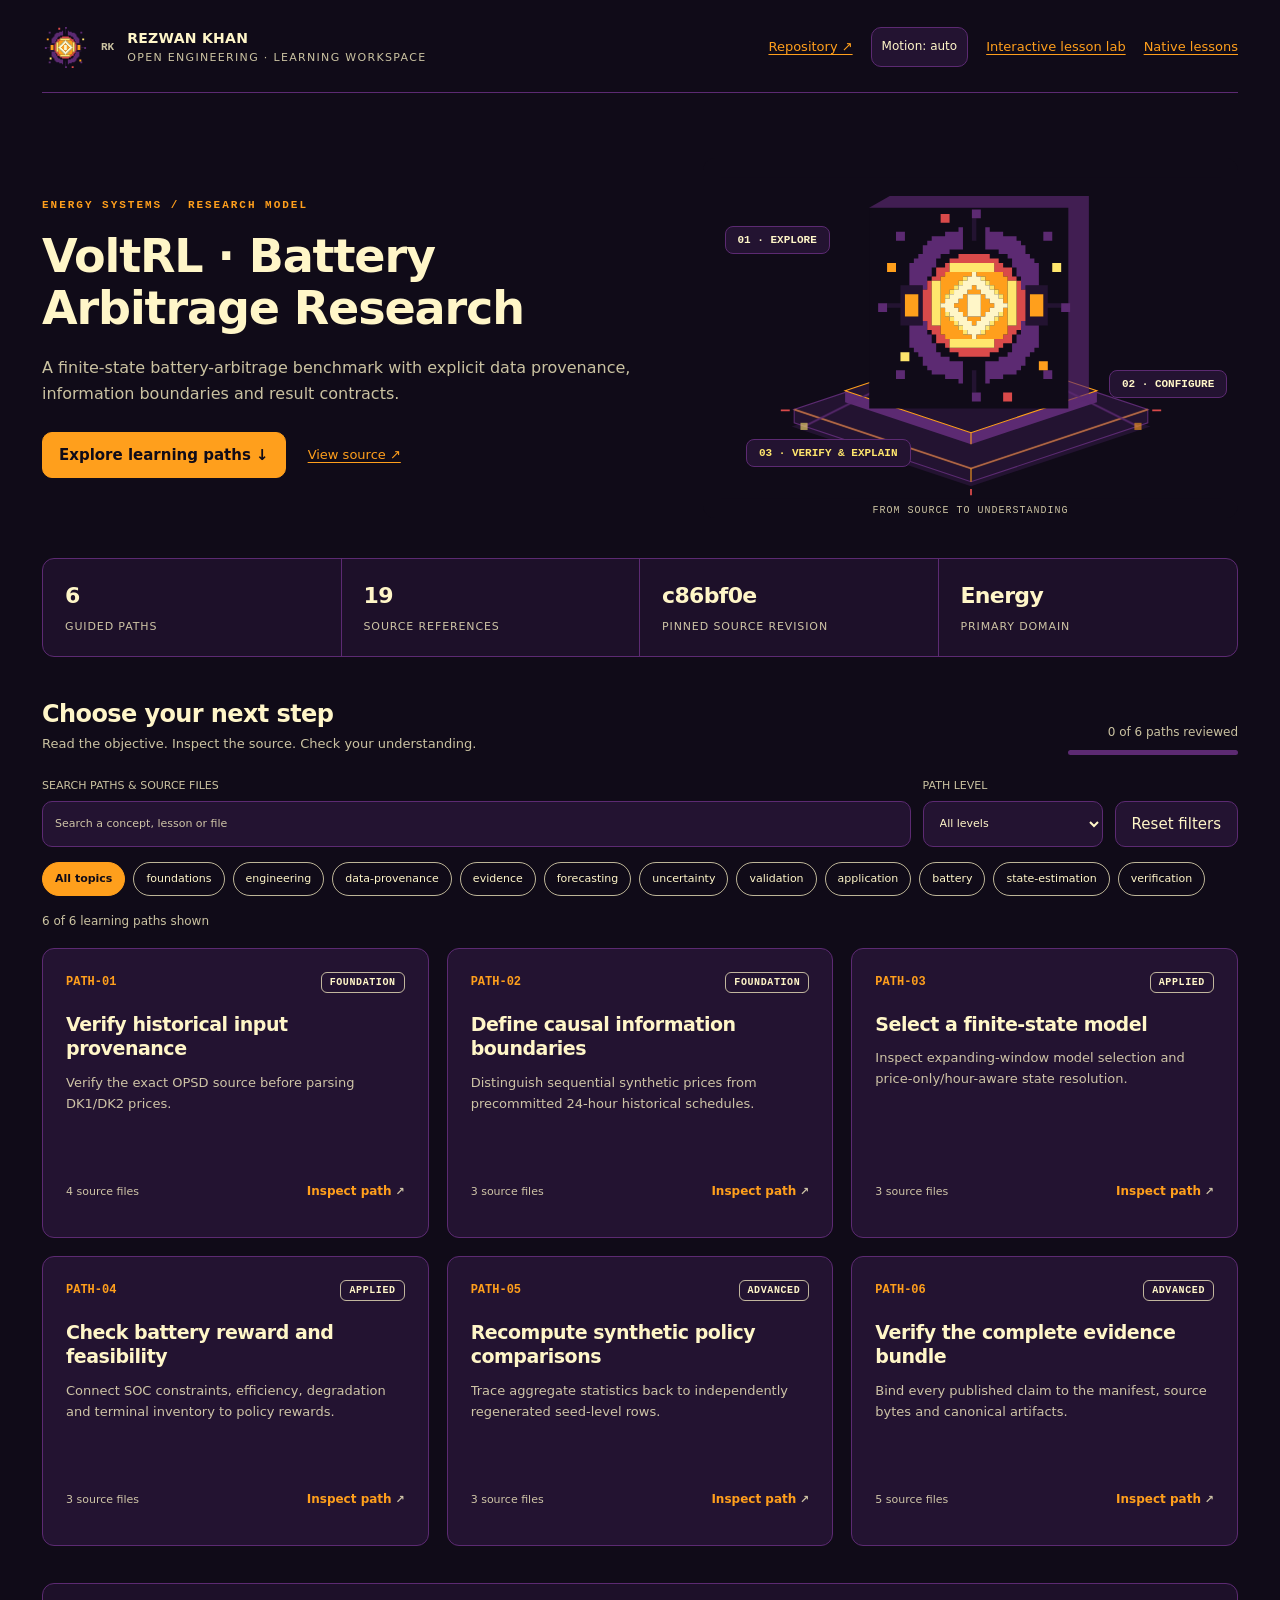
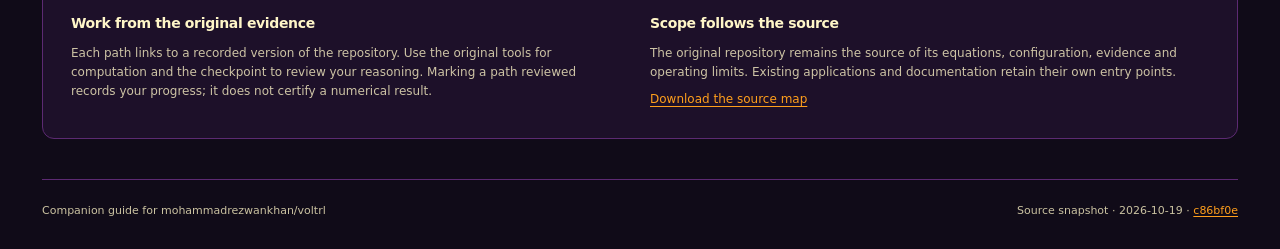
<file: transfer/voltrl/docs/portfolio/index.html>
<!doctype html>
<html data-avatar-brand="portfolio" lang="en">
<head>
<meta charset="utf-8">
<meta name="viewport" content="width=device-width,initial-scale=1">
<meta name="description" content="A finite-state battery-arbitrage benchmark with explicit data provenance, information boundaries and result contracts.">
<meta name="color-scheme" content="dark">
<title>VoltRL · Battery Arbitrage Research · Learning workspace</title>
<style>
:root{color-scheme:dark;--accent:#ff9f1c;--secondary:#ffe66d;--surface:#100b18;--glow:rgba(255,159,28, 0.35);--bg:#100b18;--ink:#fff6c8;--muted:#fff6c8;--line:#fff6c8b8;--ease:cubic-bezier(.22,1,.36,1)}
*{box-sizing:border-box}html{scroll-behavior:smooth}body{margin:0;background:radial-gradient(ellipse at 80% 0%,var(--surface),transparent 65%),var(--bg);color:var(--ink);font:15px/1.6 system-ui,-apple-system,BlinkMacSystemFont,"Segoe UI",sans-serif}button,input,select,textarea{font:inherit}button,a,input,select,textarea{touch-action:manipulation}button,a{ -webkit-tap-highlight-color:transparent}a{color:var(--accent);text-decoration-thickness:1px;text-underline-offset:4px}button{cursor:pointer}button:disabled{cursor:default;opacity:.5}button:focus-visible,a:focus-visible,input:focus-visible,select:focus-visible,textarea:focus-visible,summary:focus-visible{outline:3px solid var(--accent);outline-offset:4px}input::placeholder,textarea::placeholder{color:var(--muted);opacity:1}button,input,select,textarea{border:1px solid var(--line);border-radius:10px;background:#231331;color:var(--ink)}button{min-height:44px;padding:10px 16px;transition:transform .3s var(--ease),background .3s var(--ease)}button:hover{background:#5c2a72}button.primary{background:var(--accent);color:#100b18;font-weight:750;border-color:var(--accent)}button.primary:hover{filter:brightness(1.07)}.skip{position:absolute;top:-100px;left:16px;padding:12px;background:var(--bg);z-index:20}.skip:focus{top:12px}.shell{max-width:1380px;margin:0 auto;padding:0 42px}.topbar{display:flex;justify-content:space-between;align-items:center;gap:20px;padding-top:24px;padding-bottom:22px;border-bottom:1px solid #5c2a72}.brand{display:flex;align-items:center;gap:13px}.mark{width:39px;height:39px;border:1px solid var(--accent);display:grid;place-items:center;border-radius:10px;color:var(--accent);font:700 17px ui-monospace,monospace;box-shadow:5px 5px 0 #231331}.brand b{display:block;letter-spacing:.02em;font-size:14px}.brand small{display:block;color:var(--muted);font-size:11px;letter-spacing:.12em;text-transform:uppercase}.toplinks{display:flex;gap:18px;align-items:center}.toplinks a{font-size:13px}.motion{font-size:12px;padding:7px 10px;min-height:40px}.eyebrow{font:650 11px/1.4 ui-monospace,monospace;letter-spacing:.18em;text-transform:uppercase;color:var(--accent)}.hero{display:grid;grid-template-columns:1.18fr 1fr;align-items:center;gap:30px;padding:65px 0 38px}.hero h1{font-size:clamp(30px,3.6vw,51px);line-height:1.12;letter-spacing:-.045em;margin:18px 0 21px;overflow-wrap:anywhere;max-width:740px}.hero p{max-width:640px;margin:0;color:var(--muted);font-size:16px}.hero-actions{display:flex;align-items:center;gap:22px;margin:26px 0 0}.hero-actions a{font-size:13px}.visual{height:324px;position:relative;display:grid;place-items:center;overflow:hidden;border-radius:20px;background:radial-gradient(ellipse at 50% 55%,var(--glow),transparent 67%)}.visual:before{content:"";position:absolute;inset:30px;background-image:linear-gradient(#fff6c809 1px,transparent 1px),linear-gradient(90deg,#fff6c809 1px,transparent 1px);background-size:28px 28px;transform:perspective(500px) rotateX(53deg) rotateZ(-22deg);border-radius:40%}.isometric{position:relative;width:290px;height:250px;transform-style:preserve-3d;perspective:1200px}.plate{position:absolute;width:172px;height:114px;border:1px solid var(--accent);border-radius:16px;background:linear-gradient(145deg,#5c2a72,var(--surface));box-shadow:9px 12px 0 #100b1888,0 1px 20px var(--glow);transform:rotateX(50deg) rotateZ(-38deg);transition:transform .45s var(--ease)}.plate.a{left:6px;top:95px;opacity:.7}.plate.b{left:88px;top:103px;border-color:var(--secondary)}.plate.c{left:57px;top:33px;background:linear-gradient(135deg,var(--accent),var(--secondary));box-shadow:10px 14px 0 #100b1888}.plate.c:after{content:"{ }";position:absolute;inset:0;display:grid;place-items:center;font:bold 36px ui-monospace,monospace;color:#231331}.visual:hover .plate.c{transform:translateY(-10px) rotateX(50deg) rotateZ(-38deg)}.node{position:absolute;border:1px solid var(--line);background:#231331;border-radius:8px;padding:7px 12px;color:var(--ink);font:600 11px ui-monospace,monospace;box-shadow:0 6px 14px #100b1855}.node.one{left:6px;top:34px}.node.two{right:-5px;top:134px}.node.three{bottom:-2px;left:32px;color:var(--accent)}.visual-caption{position:absolute;bottom:10px;font:10px ui-monospace,monospace;color:var(--muted);letter-spacing:.1em;text-transform:uppercase}.metrics{display:grid;grid-template-columns:repeat(4,1fr);border:1px solid #5c2a72;border-radius:14px;background:#231331bb;overflow:hidden;margin:2px 0 42px}.metric{padding:19px 22px;border-right:1px solid #5c2a72}.metric:last-child{border:0}.metric strong{font-size:22px;letter-spacing:-.03em;display:block;color:var(--ink)}.metric small{color:var(--muted);font-size:11px;letter-spacing:.08em;text-transform:uppercase}.section-top{display:flex;justify-content:space-between;align-items:flex-end;gap:20px;margin-bottom:22px}h2{font-size:24px;letter-spacing:-.025em;line-height:1.25;margin:0 0 5px}.section-top p{font-size:13px;color:var(--muted);margin:0}.progress{font-size:12px;color:var(--muted);text-align:right;white-space:nowrap}.track{width:170px;height:5px;background:#5c2a72;border-radius:8px;overflow:hidden;margin-top:8px}.track span{display:block;background:var(--accent);width:0;height:100%;transition:width .4s var(--ease)}.tools{display:grid;grid-template-columns:minmax(170px,1fr) 180px auto;gap:12px;align-items:end;margin:0 0 15px}.tools label{display:flex;flex-direction:column;gap:6px;font-size:11px;color:var(--muted)}input,select{height:46px;padding:10px 12px;width:100%;min-width:0}.tags{display:flex;flex-wrap:wrap;gap:8px;margin:0 0 16px}.tag{min-height:34px;border-color:#fff6c8b8;background:transparent;border-radius:20px;padding:5px 12px;font-size:11px;line-height:1.4}.tag[aria-pressed=true]{background:var(--accent);color:#100b18;border-color:var(--accent);font-weight:750}.result-count{color:var(--muted);font-size:12px;min-height:20px;margin:0 0 16px}.cards{display:grid;grid-template-columns:repeat(3,minmax(0,1fr));gap:18px;align-items:stretch}.lesson{position:relative;display:flex;flex-direction:column;min-height:290px;padding:23px;border:1px solid #fff6c8b8;background:linear-gradient(130deg,#231331dd,#231331f0);border-radius:15px;box-shadow:0 8px 0 #100b1840;transition:transform .45s var(--ease),border-color .35s var(--ease)}.lesson:hover{transform:translateY(-4px);border-color:var(--accent)}.card-top{display:flex;justify-content:space-between;align-items:center;gap:12px;margin-bottom:19px}.number{font:600 12px ui-monospace,monospace;color:var(--accent)}.level{font:600 10px ui-monospace,monospace;letter-spacing:.06em;text-transform:uppercase;padding:4px 8px;border:1px solid #fff6c8b8;border-radius:6px;color:#fff6c8}.lesson h3{font-size:19px;letter-spacing:-.02em;line-height:1.3;margin:0 0 12px;overflow-wrap:anywhere}.lesson p{color:var(--muted);font-size:13px;line-height:1.6;margin:0 0 18px;display:-webkit-box;-webkit-line-clamp:4;-webkit-box-orient:vertical;overflow:hidden}.card-foot{display:flex;justify-content:space-between;align-items:center;gap:10px;margin-top:auto}.card-foot span{font-size:11px;color:var(--muted)}.open-lesson{border:0;background:transparent;color:var(--accent);font-weight:650;padding:8px 0;font-size:12px}.open-lesson:hover{background:transparent;text-decoration:underline}.lesson.complete:after{content:"Reviewed";position:absolute;right:22px;top:54px;font-size:10px;color:var(--secondary)}.empty{border:1px dashed var(--line);padding:34px;border-radius:14px;grid-column:1/-1;text-align:center;color:var(--muted)}.boundary{display:grid;grid-template-columns:1fr 1fr;gap:20px;padding:28px;margin:37px 0 40px;border:1px solid #5c2a72;border-radius:14px;background:#231331bb}.boundary h3{font-size:14px;margin:0 0 10px}.boundary p{font-size:12px;color:var(--muted);margin:0}.boundary a{overflow-wrap:anywhere}.footer{padding:22px 0 30px;border-top:1px solid #5c2a72;color:var(--muted);font-size:11px;display:flex;justify-content:space-between;gap:20px}dialog{position:fixed;margin:0 0 0 auto;inset:0;width:min(640px,100%);max-width:100%;height:100dvh;max-height:100dvh;background:#231331;color:var(--ink);border:0;border-left:1px solid #fff6c8b8;box-shadow:-30px 0 90px #100b1888;padding:0}dialog::backdrop{background:#100b18b8;backdrop-filter:blur(4px)}.drawer-head{display:flex;justify-content:space-between;align-items:center;gap:20px;position:sticky;top:0;padding:19px 27px;background:#231331f5;border-bottom:1px solid #5c2a72;z-index:1}.drawer-head span{font:11px ui-monospace,monospace;color:var(--accent);letter-spacing:.12em;text-transform:uppercase}.close{font-size:20px;padding:4px 13px}.drawer-body{padding:28px}.drawer-body h2{font-size:28px;line-height:1.2;overflow-wrap:anywhere}.drawer-body h3{font-size:13px;margin:26px 0 8px}.drawer-body p,.drawer-body li{font-size:13px;color:var(--muted)}.drawer-body ul{padding-left:18px}.drawer-body a{overflow-wrap:anywhere}.drawer-body pre{padding:15px;border:1px solid #fff6c8b8;background:#100b18;border-radius:10px;color:#fff6c8;white-space:pre-wrap;overflow-wrap:anywhere;font-size:11px;line-height:1.65;max-height:320px;overflow:auto}.drawer-body label{display:block;font-size:12px;color:var(--muted);margin-bottom:7px}.drawer-body textarea{width:100%;resize:vertical;min-height:92px;padding:12px}.drawer-actions{display:flex;flex-wrap:wrap;gap:10px;margin-top:23px}.disclosure{padding:13px 15px;border-left:3px solid var(--accent);background:#231331;border-radius:0 8px 8px 0}.status{min-height:24px;margin-top:14px;color:var(--accent);font-size:12px}.path{font:12px/1.5 ui-monospace,monospace;display:inline-block;min-height:32px;padding:6px 0;vertical-align:middle}.sr-only{position:absolute;width:1px;height:1px;margin:-1px;padding:0;overflow:hidden;clip:rect(0,0,0,0);white-space:nowrap;border:0}body[data-motion=off] *,body[data-motion=off] *:before,body[data-motion=off] *:after{animation:none!important;transition:none!important;scroll-behavior:auto!important}body[data-motion=off] .visual:hover .plate.c{transform:rotateX(50deg) rotateZ(-38deg)}body[data-motion=off] .lesson:hover{transform:none}.plate{pointer-events:none}
@media(prefers-reduced-motion:reduce){*{animation:none!important;transition:none!important;scroll-behavior:auto!important}.visual:hover .plate.c{transform:rotateX(50deg) rotateZ(-38deg)}.lesson:hover{transform:none}}
@media(max-width:1050px){.shell{padding:0 25px}.hero{gap:16px}.cards{grid-template-columns:repeat(2,minmax(0,1fr))}.hero h1{font-size:38px}.visual{height:300px}.metric{padding:16px}.metric strong{font-size:20px}}
@media(max-width:700px){.shell{padding:0 19px}.topbar{gap:12px}.toplinks{gap:10px}.toplinks a{display:none}.hero{grid-template-columns:1fr;padding:36px 0 24px;gap:12px}.hero h1{font-size:37px}.hero p{font-size:14px}.visual{height:220px}.isometric{transform:translateY(-20px) scale(.8)}.metrics{grid-template-columns:repeat(2,1fr);margin-bottom:30px}.metric:nth-child(2){border-right:0}.metric:nth-child(-n+2){border-bottom:1px solid #5c2a72}.metric strong{font-size:19px}.section-top{align-items:flex-start}.progress{white-space:normal;max-width:110px}.track{width:100px}.tools{grid-template-columns:1fr 135px}.tools>button{grid-column:1/-1}.cards{grid-template-columns:1fr}.lesson{min-height:250px}.boundary{grid-template-columns:1fr;padding:22px}.footer{display:block}.footer div+div{margin-top:8px}.drawer-body{padding:23px}.hero-actions{gap:14px;flex-wrap:wrap}.brand small{font-size:9px}.brand b{font-size:12px}.motion{font-size:10px}.tags{gap:7px}.tag{font-size:10px}.drawer-head{padding:17px 23px}}
@media print{body{background:white;color:black}.visual,.toplinks,.tools,.tags,.progress,.open-lesson,dialog{display:none}.shell{padding:0}.cards{grid-template-columns:1fr 1fr}.lesson,.metrics,.boundary{background:white;color:black;box-shadow:none;break-inside:avoid}.lesson p,.hero p,.boundary p{color:#5c2a72}.hero{padding:15px 0;display:block}.hero h1{font-size:28px}.metric strong{color:black}}

.native-catalog-link{white-space:nowrap}@media(max-width:700px){.toplinks a.native-catalog-link{display:inline}}
</style>
<link rel="stylesheet" href="../visuals/brand-uniformity/brand.css">
</head>
<body>
<a class="skip" href="#learning">Skip to learning paths</a>
<div class="shell">
<header class="topbar"><div class="brand"><img class="brand-avatar" data-brand-decoration="true" src="../visuals/brand-uniformity/avatar.svg" width="48" height="48" alt=""><span class="mark" aria-hidden="true">RK</span><div><b>REZWAN KHAN</b><small>Open engineering · learning workspace</small></div></div><nav class="toplinks" aria-label="Repository navigation"><a id="sourceTop" href="https://github.com/mohammadrezwankhan/voltrl">Repository ↗</a><button class="motion" id="motion" aria-pressed="false">Motion: auto</button><a href="../index.html">Interactive lesson lab</a><a class="native-catalog-link" href="../native-lessons.html">Native lessons</a></nav></header>
<main>
<section class="hero" aria-labelledby="heroTitle"><div><div class="eyebrow">Energy systems / research model</div><h1 id="heroTitle">VoltRL · Battery Arbitrage Research</h1><p>A finite-state battery-arbitrage benchmark with explicit data provenance, information boundaries and result contracts.</p><div class="hero-actions"><button class="primary" id="start">Explore learning paths ↓</button><a href="https://github.com/mohammadrezwankhan/voltrl">View source ↗</a></div></div><div class="visual" aria-hidden="true"><svg class="champion-art" data-brand-decoration="true" aria-hidden="true" xmlns="http://www.w3.org/2000/svg" width="560" height="360" viewBox="0 0 560 360" role="img" aria-labelledby="champion-title champion-desc">
<title id="champion-title">Rezwan energy-core champion in 2.5D</title>
<desc id="champion-desc">The unchanged original pixel avatar stands above layered isometric planes. Square signals are illustrative brand motion, not a measurement or simulation. The complete composition remains visible without motion.</desc>
<style>
.brand-signal{animation:brand-signal-travel 4.8s cubic-bezier(.22,1,.36,1) 1 both;transform-box:view-box}
.brand-signal.second{animation-name:brand-return-travel}
.brand-edge{animation:brand-edge-light 4.8s ease-out 1 both}
@keyframes brand-signal-travel{0%,100%{transform:translate(0,0);opacity:.6}35%{transform:translate(62px,-31px);opacity:1}70%{transform:translate(125px,-62px);opacity:.6}}
@keyframes brand-return-travel{0%,100%{transform:translate(0,0);opacity:.6}35%{transform:translate(-62px,-31px);opacity:1}70%{transform:translate(-125px,-62px);opacity:.6}}
@keyframes brand-edge-light{0%,100%{opacity:.55}45%{opacity:1}}
@media(prefers-reduced-motion:reduce){.brand-signal,.brand-edge{animation:none!important}}
</style>
<rect width="560" height="360" fill="#100b18"/>
<path d="M280 215 481 279 280 346 79 279Z" fill="#231331"/>
<path d="M82 260 280 326 478 260v15l-198 66-198-66Z" fill="#231331" stroke="#5c2a72" stroke-width="1.2"/>
<path d="M280 194 478 260 280 326 82 260Z" fill="#231331" stroke="#5c2a72" stroke-width="1.4"/>
<path d="M139 239 280 286 421 239v13l-141 47-141-47Z" fill="#5c2a72"/>
<path d="M280 192 421 239 280 286 139 239Z" fill="#231331" stroke="#ff9f1c" stroke-width="1.2"/>
<path d="M280 286v13m0 27v15" stroke="#ff9f1c" stroke-width="1.2"/>
<path class="brand-edge" d="m82 260 198 66 198-66" fill="none" stroke="#ff9f1c" stroke-width="2"/>
<path d="M93 279 155 248 218 217M467 279 405 248 342 217" fill="none" stroke="#5c2a72" stroke-width="2"/>
<path d="M166 34 189 21h223v225l-23 13Z" fill="#5c2a72" opacity=".65"/>
<path d="M166 34h223v225H166Z" fill="#100b18"/>
<g data-canonical-core="48" transform="translate(161 21) scale(5)"><path fill="#231331" d="M24 5h1v5h-1zM8 20h5v2h-5zM36 20h5v2h-5zM8 22h1v2h-1zM40 22h1v2h-1zM5 24h4v1h-4zM40 24h4v1h-4zM8 25h1v2h-1zM12 22h1v5h-1zM36 22h1v5h-1zM40 25h1v2h-1zM8 27h5v2h-5zM36 27h5v2h-5zM24 39h1v5h-1z"/><path fill="#5c2a72" d="M24 3h2v2h-2zM21 7h1v1h-1zM27 7h1v1h-1zM18 8h4v1h-4zM27 8h4v1h-4zM7 8h2v2h-2zM15 9h7v1h-7zM27 9h7v1h-7zM40 8h2v2h-2zM14 10h8v1h-8zM27 10h8v1h-8zM13 11h9v1h-9zM27 11h9v1h-9zM13 12h6v1h-6zM30 12h6v1h-6zM12 13h5v1h-5zM32 13h5v1h-5zM11 14h5v1h-5zM33 14h5v1h-5zM10 15h6v1h-6zM33 15h6v1h-6zM10 16h5v2h-5zM34 16h5v2h-5zM10 18h4v2h-4zM35 18h4v2h-4zM13 20h1v1h-1zM35 20h1v1h-1zM3 24h2v2h-2zM44 24h2v2h-2zM13 28h1v1h-1zM35 28h1v1h-1zM10 29h4v2h-4zM35 29h4v2h-4zM10 31h5v2h-5zM34 31h5v2h-5zM10 33h6v1h-6zM33 33h6v1h-6zM11 34h5v1h-5zM33 34h5v1h-5zM12 35h5v1h-5zM32 35h5v1h-5zM13 36h6v1h-6zM30 36h6v1h-6zM13 37h9v1h-9zM27 37h9v1h-9zM14 38h8v1h-8zM27 38h8v1h-8zM15 39h7v1h-7zM27 39h7v1h-7zM7 39h2v2h-2zM18 40h4v1h-4zM27 40h4v1h-4zM40 39h2v2h-2zM21 41h1v1h-1zM27 41h1v1h-1zM24 44h2v2h-2z"/><path fill="#d94a4a" d="M17 4h2v2h-2zM21 13h7v1h-7zM19 14h11v1h-11zM18 15h1v1h-1zM29 15h2v1h-2zM16 16h3v1h-3zM29 16h4v1h-4zM16 17h2v1h-2zM31 17h2v1h-2zM15 18h2v1h-2zM32 18h2v1h-2zM14 19h1v2h-1zM34 19h1v2h-1zM13 21h2v7h-2zM34 21h2v7h-2zM14 28h1v1h-1zM34 28h1v1h-1zM14 29h3v1h-3zM32 29h3v1h-3zM15 30h2v1h-2zM32 30h2v1h-2zM16 31h2v1h-2zM31 31h2v1h-2zM16 32h3v1h-3zM29 32h4v1h-4zM18 33h1v1h-1zM29 33h2v1h-2zM19 34h11v1h-11zM21 35h7v1h-7zM31 44h2v2h-2z"/><path fill="#ff9f1c" d="M5 15h2v2h-2zM18 17h6v1h-6zM25 17h6v1h-6zM17 18h5v1h-5zM27 18h5v1h-5zM17 19h4v1h-4zM28 19h4v1h-4zM17 20h3v1h-3zM24 20h1v1h-1zM29 20h3v1h-3zM17 21h2v1h-2zM23 21h3v1h-3zM30 21h2v1h-2zM22 22h1v1h-1zM26 22h1v1h-1zM17 22h1v2h-1zM21 23h2v1h-2zM26 23h2v1h-2zM31 22h1v2h-1zM20 24h3v1h-3zM26 24h3v1h-3zM21 25h2v1h-2zM26 25h2v1h-2zM9 22h3v5h-3zM17 25h1v2h-1zM22 26h1v1h-1zM26 26h1v1h-1zM31 25h1v2h-1zM37 22h3v5h-3zM17 27h2v1h-2zM23 27h3v1h-3zM30 27h2v1h-2zM17 28h3v1h-3zM24 28h1v1h-1zM29 28h3v1h-3zM17 29h4v1h-4zM28 29h4v1h-4zM17 30h5v1h-5zM27 30h5v1h-5zM18 31h6v1h-6zM25 31h6v1h-6zM39 37h2v2h-2z"/><path fill="#ffe66d" d="M19 15h10v2h-10zM42 15h2v2h-2zM22 18h1v1h-1zM26 18h1v1h-1zM21 19h1v1h-1zM27 19h1v1h-1zM20 20h1v1h-1zM28 20h1v1h-1zM19 21h1v1h-1zM29 21h1v1h-1zM18 22h1v1h-1zM30 22h1v1h-1zM18 26h1v1h-1zM30 26h1v1h-1zM19 27h1v1h-1zM29 27h1v1h-1zM15 19h2v10h-2zM20 28h1v1h-1zM28 28h1v1h-1zM32 19h2v10h-2zM21 29h1v1h-1zM27 29h1v1h-1zM22 30h1v1h-1zM26 30h1v1h-1zM19 32h10v2h-10zM8 35h2v2h-2z"/><path fill="#fff6c8" d="M24 17h1v1h-1zM23 18h3v1h-3zM22 19h5v1h-5zM21 20h3v1h-3zM25 20h3v1h-3zM20 21h3v1h-3zM26 21h3v1h-3zM19 22h3v1h-3zM27 22h3v1h-3zM18 23h3v1h-3zM28 23h3v1h-3zM17 24h3v1h-3zM29 24h3v1h-3zM18 25h3v1h-3zM28 25h3v1h-3zM19 26h3v1h-3zM23 22h3v5h-3zM27 26h3v1h-3zM20 27h3v1h-3zM26 27h3v1h-3zM21 28h3v1h-3zM25 28h3v1h-3zM22 29h5v1h-5zM23 30h3v1h-3zM24 31h1v1h-1z"/></g>
<rect class="brand-signal" x="89" y="275" width="8" height="8" fill="#ffe66d"/>
<rect class="brand-signal second" x="463" y="275" width="8" height="8" fill="#ff9f1c"/>
<path d="M67 261h10m406 0h10M280 349v7" stroke="#d94a4a" stroke-width="2"/>
</svg>
<div class="isometric"><div class="plate a"></div><div class="plate b"></div><div class="plate c"></div><span class="node one">01 · EXPLORE</span><span class="node two">02 · CONFIGURE</span><span class="node three">03 · VERIFY & EXPLAIN</span></div><span class="visual-caption">From source to understanding</span></div></section>
<section class="metrics" aria-label="Workspace facts"><div class="metric"><strong>6</strong><small>Guided paths</small></div><div class="metric"><strong>19</strong><small>Source references</small></div><div class="metric"><strong>c86bf0e</strong><small>Pinned source revision</small></div><div class="metric"><strong>Energy</strong><small>Primary domain</small></div></section>
<section id="learning" aria-labelledby="pathsTitle"><div class="section-top"><div><h2 id="pathsTitle">Choose your next step</h2><p>Read the objective. Inspect the source. Check your understanding.</p></div><div class="progress"><span id="progressText">0 paths reviewed</span><div class="track" aria-hidden="true"><span id="progressBar"></span></div></div></div>
<div class="tools"><label for="search">SEARCH PATHS & SOURCE FILES<input id="search" type="search" placeholder="Search a concept, lesson or file" autocomplete="off"></label><label for="level">PATH LEVEL<select id="level"><option value="all">All levels</option><option value="Foundation">Foundation</option><option value="Applied">Applied</option><option value="Advanced">Advanced</option></select></label><button id="reset">Reset filters</button></div>
<div class="tags" id="tags" role="group" aria-label="Filter by topic"></div><p id="count" class="result-count" role="status" aria-live="polite" aria-atomic="true"></p><div class="cards" id="cards"></div>
<noscript><p>This workspace needs JavaScript for filtering. The repository and the JSON source map remain available.</p><a href="lesson-config.json">Read the lesson source map</a></noscript></section>
<section class="boundary" aria-label="Learning scope and provenance"><div><h3>Work from the original evidence</h3><p>Each path links to a recorded version of the repository. Use the original tools for computation and the checkpoint to review your reasoning. Marking a path reviewed records your progress; it does not certify a numerical result.</p></div><div><h3>Scope follows the source</h3><p>The original repository remains the source of its equations, configuration, evidence and operating limits. Existing applications and documentation retain their own entry points.</p><p style="margin-top:8px"><a href="lesson-config.json" download>Download the source map</a></p></div></section>
</main><footer class="footer"><div>Companion guide for mohammadrezwankhan/voltrl</div><div>Source snapshot · 2026-10-19 · <a href="https://github.com/mohammadrezwankhan/voltrl/commit/c86bf0e52adf06922bbbf35f2274b68485a22660">c86bf0e</a></div></footer>
</div>
<dialog id="inspector" aria-labelledby="lessonTitle"><div class="drawer-head"><span id="lessonNumber">Learning path</span><button class="close" id="close" aria-label="Close lesson inspector">×</button></div><div class="drawer-body"><h2 id="lessonTitle"></h2><p id="lessonSummary"></p><h3>Learning objective</h3><p id="objective"></p><h3>Source files</h3><ul id="sources"></ul><h3>Verification checkpoint</h3><p class="disclosure" id="checkpoint"></p><div id="commandBlock"><h3>Run in the repository environment</h3><pre id="command"></pre><p>Commands are source-derived guidance. This guide does not run the repository or change its configuration.</p></div><details id="paramsBlock"><summary>Inspect configuration references</summary><pre id="parameters"></pre></details><h3>Your study notes</h3><label for="notes">Record assumptions, parameter choices or questions</label><textarea id="notes" placeholder="For example: Which assumption would change the result?"></textarea><p id="storageNote">Notes and reviewed paths are saved in this browser when local storage is available.</p><div class="drawer-actions"><button class="primary" id="complete">Mark as reviewed</button><button id="export">Export study plan</button></div><p class="status" id="status" role="status" aria-live="polite"></p></div></dialog>
<script type="application/json" id="workspaceData">{
  "schema_version": 1,
  "repository": "mohammadrezwankhan/voltrl",
  "display_name": "VoltRL · Battery Arbitrage Research",
  "description": "A finite-state battery-arbitrage benchmark with explicit data provenance, information boundaries and result contracts.",
  "domain": "DOMAIN_A",
  "theme": {
    "accent": "#00E5FF",
    "secondary": "#00E676",
    "surface": "#0A192F",
    "glow": "rgba(0, 229, 255, 0.35)",
    "label": "Energy systems",
    "short": "Energy"
  },
  "repo_type": "research model",
  "source_revision": "c86bf0e52adf06922bbbf35f2274b68485a22660",
  "source_snapshot_date": "2026-10-19",
  "repo_url": "https://github.com/mohammadrezwankhan/voltrl",
  "homepage": "https://mrkhan.co.technology/models/voltrl/",
  "upstream": null,
  "lessons": [
    {
      "id": "path-01",
      "title": "Verify historical input provenance",
      "summary": "Verify the exact OPSD source before parsing DK1/DK2 prices.",
      "objective": "Verify the exact OPSD source before parsing DK1/DK2 prices.",
      "checkpoint": "Reject filename/content drift before parsing. Record missing data as blocked, never as passing historical reproduction.",
      "level": "Foundation",
      "tags": [
        "foundations",
        "engineering",
        "data-provenance",
        "evidence"
      ],
      "source_paths": [
        "data/opsd_source.json",
        "data/README.md",
        "input_provenance.py",
        "tests/test_input_provenance.py"
      ],
      "source_urls": [
        "https://github.com/mohammadrezwankhan/voltrl/blob/c86bf0e52adf06922bbbf35f2274b68485a22660/data/opsd_source.json",
        "https://github.com/mohammadrezwankhan/voltrl/blob/c86bf0e52adf06922bbbf35f2274b68485a22660/data/README.md",
        "https://github.com/mohammadrezwankhan/voltrl/blob/c86bf0e52adf06922bbbf35f2274b68485a22660/input_provenance.py",
        "https://github.com/mohammadrezwankhan/voltrl/blob/c86bf0e52adf06922bbbf35f2274b68485a22660/tests/test_input_provenance.py"
      ],
      "parameters": [
        {
          "source_inputs": [
            "required dataset filename",
            "SHA-256",
            "byte count"
          ],
          "expected_outputs": [
            "verified source identity or explicit failure"
          ],
          "note": "Source reference; execution and scientific verification are separate."
        }
      ],
      "command": null,
      "native_id": null,
      "native_route": null,
      "execution_status": "source-linked guide; no execution by this dashboard"
    },
    {
      "id": "path-02",
      "title": "Define causal information boundaries",
      "summary": "Distinguish sequential synthetic prices from precommitted 24-hour historical schedules.",
      "objective": "Distinguish sequential synthetic prices from precommitted 24-hour historical schedules.",
      "checkpoint": "Flag noncausal timing and incomplete blocks. Ensure methods use the same historical horizon and realized prices.",
      "level": "Foundation",
      "tags": [
        "foundations",
        "engineering",
        "forecasting",
        "uncertainty",
        "validation",
        "evidence"
      ],
      "source_paths": [
        "voltrl_benchmark.py",
        "historical_forecast_contract.py",
        "tests/test_historical_forecast_contract.py"
      ],
      "source_urls": [
        "https://github.com/mohammadrezwankhan/voltrl/blob/c86bf0e52adf06922bbbf35f2274b68485a22660/voltrl_benchmark.py",
        "https://github.com/mohammadrezwankhan/voltrl/blob/c86bf0e52adf06922bbbf35f2274b68485a22660/historical_forecast_contract.py",
        "https://github.com/mohammadrezwankhan/voltrl/blob/c86bf0e52adf06922bbbf35f2274b68485a22660/tests/test_historical_forecast_contract.py"
      ],
      "parameters": [
        {
          "source_inputs": [
            "forecast issuance time",
            "delivery timestamps",
            "shared realized price rows"
          ],
          "expected_outputs": [
            "causal schedule blocks",
            "forecast errors"
          ],
          "note": "Source reference; execution and scientific verification are separate."
        }
      ],
      "command": null,
      "native_id": null,
      "native_route": null,
      "execution_status": "source-linked guide; no execution by this dashboard"
    },
    {
      "id": "path-03",
      "title": "Select a finite-state model",
      "summary": "Inspect expanding-window model selection and price-only/hour-aware state resolution.",
      "objective": "Inspect expanding-window model selection and price-only/hour-aware state resolution.",
      "checkpoint": "Require complete candidate/fold coverage. Check diagnostic values and selection boundary before interpreting policy comparisons.",
      "level": "Applied",
      "tags": [
        "application",
        "engineering",
        "validation",
        "evidence"
      ],
      "source_paths": [
        "voltrl_benchmark.py",
        "experiment_contract.py",
        "tests/test_experiment_contract.py"
      ],
      "source_urls": [
        "https://github.com/mohammadrezwankhan/voltrl/blob/c86bf0e52adf06922bbbf35f2274b68485a22660/voltrl_benchmark.py",
        "https://github.com/mohammadrezwankhan/voltrl/blob/c86bf0e52adf06922bbbf35f2274b68485a22660/experiment_contract.py",
        "https://github.com/mohammadrezwankhan/voltrl/blob/c86bf0e52adf06922bbbf35f2274b68485a22660/tests/test_experiment_contract.py"
      ],
      "parameters": [
        {
          "source_inputs": [
            "candidate resolutions 4,6,8,10,12,16,20,24,32,40,48",
            "chronological train/holdout split"
          ],
          "expected_outputs": [
            "candidate/fold table",
            "selected state count",
            "diagnostics"
          ],
          "note": "Source reference; execution and scientific verification are separate."
        }
      ],
      "command": null,
      "native_id": null,
      "native_route": null,
      "execution_status": "source-linked guide; no execution by this dashboard"
    },
    {
      "id": "path-04",
      "title": "Check battery reward and feasibility",
      "summary": "Connect SOC constraints, efficiency, degradation and terminal inventory to policy rewards.",
      "objective": "Connect SOC constraints, efficiency, degradation and terminal inventory to policy rewards.",
      "checkpoint": "Check finite physical inputs and feasible actions. Retain terminal inventory valuation and declared degradation protocol.",
      "level": "Applied",
      "tags": [
        "application",
        "engineering",
        "battery",
        "state-estimation",
        "validation",
        "evidence"
      ],
      "source_paths": [
        "voltrl_benchmark.py",
        "tests/test_voltrl_benchmark.py",
        "tests/test_numeric_and_causal_inputs.py"
      ],
      "source_urls": [
        "https://github.com/mohammadrezwankhan/voltrl/blob/c86bf0e52adf06922bbbf35f2274b68485a22660/voltrl_benchmark.py",
        "https://github.com/mohammadrezwankhan/voltrl/blob/c86bf0e52adf06922bbbf35f2274b68485a22660/tests/test_voltrl_benchmark.py",
        "https://github.com/mohammadrezwankhan/voltrl/blob/c86bf0e52adf06922bbbf35f2274b68485a22660/tests/test_numeric_and_causal_inputs.py"
      ],
      "parameters": [
        {
          "source_inputs": [
            "500 MWh capacity",
            "100 MW step",
            "0.95 one-way efficiency",
            "declared cost and discount settings"
          ],
          "expected_outputs": [
            "SOC trajectory",
            "adjusted profit",
            "physical sensitivity records"
          ],
          "note": "Source reference; execution and scientific verification are separate."
        }
      ],
      "command": null,
      "native_id": null,
      "native_route": null,
      "execution_status": "source-linked guide; no execution by this dashboard"
    },
    {
      "id": "path-05",
      "title": "Recompute synthetic policy comparisons",
      "summary": "Trace aggregate statistics back to independently regenerated seed-level rows.",
      "objective": "Trace aggregate statistics back to independently regenerated seed-level rows.",
      "checkpoint": "Recompute summaries and paired statistics. Reject missing/duplicate seeds or drifted annualization rather than trusting display values.",
      "level": "Advanced",
      "tags": [
        "verification",
        "engineering",
        "evidence"
      ],
      "source_paths": [
        "synthetic_statistics_contract.py",
        "tests/test_synthetic_statistics_contract.py",
        "results_revision2/experiment_manifest.json"
      ],
      "source_urls": [
        "https://github.com/mohammadrezwankhan/voltrl/blob/c86bf0e52adf06922bbbf35f2274b68485a22660/synthetic_statistics_contract.py",
        "https://github.com/mohammadrezwankhan/voltrl/blob/c86bf0e52adf06922bbbf35f2274b68485a22660/tests/test_synthetic_statistics_contract.py",
        "https://github.com/mohammadrezwankhan/voltrl/blob/c86bf0e52adf06922bbbf35f2274b68485a22660/results_revision2/experiment_manifest.json"
      ],
      "parameters": [
        {
          "source_inputs": [
            "seed rows",
            "policy rows",
            "annualization constants"
          ],
          "expected_outputs": [
            "means",
            "standard deviations",
            "paired differences",
            "interval checks"
          ],
          "note": "Source reference; execution and scientific verification are separate."
        }
      ],
      "command": null,
      "native_id": null,
      "native_route": null,
      "execution_status": "source-linked guide; no execution by this dashboard"
    },
    {
      "id": "path-06",
      "title": "Verify the complete evidence bundle",
      "summary": "Bind every published claim to the manifest, source bytes and canonical artifacts.",
      "objective": "Bind every published claim to the manifest, source bytes and canonical artifacts.",
      "checkpoint": "Reject missing/unrecorded/changed artifacts and source mismatch. Revision 1 historical forecast skip must be distinguished from revision 2 full contract coverage.",
      "level": "Advanced",
      "tags": [
        "verification",
        "engineering",
        "data-provenance",
        "evidence"
      ],
      "source_paths": [
        "result_bundle_audit.py",
        "artifact_integrity.py",
        "software_provenance.py",
        "tests/test_result_bundle_audit.py",
        "tests/test_artifact_integrity.py"
      ],
      "source_urls": [
        "https://github.com/mohammadrezwankhan/voltrl/blob/c86bf0e52adf06922bbbf35f2274b68485a22660/result_bundle_audit.py",
        "https://github.com/mohammadrezwankhan/voltrl/blob/c86bf0e52adf06922bbbf35f2274b68485a22660/artifact_integrity.py",
        "https://github.com/mohammadrezwankhan/voltrl/blob/c86bf0e52adf06922bbbf35f2274b68485a22660/software_provenance.py",
        "https://github.com/mohammadrezwankhan/voltrl/blob/c86bf0e52adf06922bbbf35f2274b68485a22660/tests/test_result_bundle_audit.py",
        "https://github.com/mohammadrezwankhan/voltrl/blob/c86bf0e52adf06922bbbf35f2274b68485a22660/tests/test_artifact_integrity.py"
      ],
      "parameters": [
        {
          "source_inputs": [
            "experiment manifest",
            "CSV/PNG/PDF outputs",
            "Git/source snapshot"
          ],
          "expected_outputs": [
            "machine-readable audit report",
            "declared skips/failures"
          ],
          "note": "Source reference; execution and scientific verification are separate."
        }
      ],
      "command": null,
      "native_id": null,
      "native_route": null,
      "execution_status": "source-linked guide; no execution by this dashboard"
    }
  ]
}</script>
<script>
'use strict';
const data=JSON.parse(document.getElementById('workspaceData').textContent);
const el=id=>document.getElementById(id), dialog=el('inspector');
const key='portfolio-learning:'+data.repository+':'+data.source_revision;
let storage=true,state={done:[],notes:{},motion:'auto'},selectedTag='all',active=null,trigger=null;
try{const saved=JSON.parse(localStorage.getItem(key)||'null');if(saved&&Array.isArray(saved.done)&&saved.notes&&typeof saved.notes==='object'){state={...state,...saved};state.done=state.done.filter(id=>data.lessons.some(l=>l.id===id));}}catch{storage=false;}
function save(){try{localStorage.setItem(key,JSON.stringify(state));}catch{storage=false;el('storageNote').textContent='Browser storage is unavailable. Export a study plan to keep your notes.';}}
function node(tag,text,className){const x=document.createElement(tag);if(text!==undefined)x.textContent=text;if(className)x.className=className;return x;}
function setMotion(){document.body.dataset.motion=state.motion;el('motion').textContent='Motion: '+state.motion;el('motion').setAttribute('aria-pressed',String(state.motion==='off'));}
function updateProgress(){el('progressText').textContent=state.done.length+' of '+data.lessons.length+' paths reviewed';el('progressBar').style.width=(state.done.length/data.lessons.length*100)+'%';}
function renderTags(){el('tags').replaceChildren();const tags=['all',...new Set(data.lessons.flatMap(l=>l.tags))];for(const tag of tags){const b=node('button',tag==='all'?'All topics':tag,'tag');b.type='button';b.setAttribute('aria-pressed',String(tag===selectedTag));b.onclick=()=>{selectedTag=tag;renderTags();renderCards();const match=[...el('tags').children].find(x=>x.textContent===(tag==='all'?'All topics':tag));match?.focus();};el('tags').append(b);}}
function renderCards(){const q=el('search').value.toLocaleLowerCase().trim(),level=el('level').value;const lessons=data.lessons.filter(l=>(level==='all'||l.level===level)&&(selectedTag==='all'||l.tags.includes(selectedTag))&&[l.title,l.summary,l.objective,...l.source_paths,...l.tags].join(' ').toLocaleLowerCase().includes(q));el('cards').replaceChildren();el('count').textContent=lessons.length+' of '+data.lessons.length+' learning paths shown';if(!lessons.length){el('cards').append(node('div','No paths match these filters. Try another term or reset the filters.','empty'));}for(const lesson of lessons){const card=node('article',undefined,'lesson'+(state.done.includes(lesson.id)?' complete':''));const top=node('div',undefined,'card-top');top.append(node('span',lesson.id.toUpperCase(),'number'),node('span',lesson.level,'level'));const foot=node('div',undefined,'card-foot');foot.append(node('span',lesson.source_paths.length+' source '+(lesson.source_paths.length===1?'file':'files')));const b=node('button','Inspect path','open-lesson');const icon=node('span',' ↗');icon.setAttribute('aria-hidden','true');b.append(icon);b.type='button';b.setAttribute('aria-label','Inspect path: '+lesson.title);b.onclick=()=>openLesson(lesson,b);foot.append(b);card.append(top,node('h3',lesson.title),node('p',lesson.summary),foot);el('cards').append(card);}updateProgress();}
function sourceHref(path){
  if(typeof data.repository!=='string'||!/^[A-Za-z0-9][A-Za-z0-9-]*\/[A-Za-z0-9][A-Za-z0-9_.-]*$/.test(data.repository))return null;
  if(typeof data.source_revision!=='string'||!/^[a-f0-9]{40}$/.test(data.source_revision))return null;
  if(typeof path!=='string'||path.includes('\\'))return null;
  const parts=path.split('/');
  if(parts.some(part=>!part||part==='.'||part==='..'))return null;
  return 'https://github.com/'+data.repository.split('/').map(encodeURIComponent).join('/')+'/blob/'+encodeURIComponent(data.source_revision)+'/'+parts.map(encodeURIComponent).join('/');
}
function openLesson(lesson,button){active=lesson;trigger=button;el('lessonNumber').textContent=lesson.id+' / '+lesson.level;el('lessonTitle').textContent=lesson.title;el('lessonSummary').textContent=lesson.summary;el('objective').textContent=lesson.objective;el('checkpoint').textContent=lesson.checkpoint;el('sources').replaceChildren();lesson.source_paths.forEach((path,i)=>{const li=node('li');const a=node('a',path,'path');const href=sourceHref(path);if(href!==null)a.href=href;a.target='_blank';a.rel='noopener noreferrer';li.append(a);el('sources').append(li);});el('commandBlock').hidden=!lesson.command;el('command').textContent=lesson.command||'';el('paramsBlock').hidden=!lesson.parameters?.length;el('parameters').textContent=JSON.stringify(lesson.parameters||[],null,2);el('paramsBlock').open=false;el('notes').value=typeof state.notes[lesson.id]==='string'?state.notes[lesson.id]:'';el('complete').textContent=state.done.includes(lesson.id)?'Mark as unreviewed':'Mark as reviewed';el('status').textContent='';if(!storage)el('storageNote').textContent='Browser storage is unavailable. Export a study plan to keep your notes.';dialog.showModal();el('close').focus();}
function closeLesson(){if(dialog.open)dialog.close();trigger?.focus();}
el('close').onclick=closeLesson;dialog.addEventListener('cancel',event=>{event.preventDefault();closeLesson();});dialog.addEventListener('click',event=>{if(event.target===dialog){const r=dialog.getBoundingClientRect();if(event.clientX<r.left||event.clientX>r.right||event.clientY<r.top||event.clientY>r.bottom)closeLesson();}});
el('notes').addEventListener('input',()=>{if(active){state.notes[active.id]=el('notes').value;save();}});
el('complete').onclick=()=>{if(!active)return;const was=state.done.includes(active.id);state.done=was?state.done.filter(x=>x!==active.id):[...state.done,active.id];save();el('complete').textContent=was?'Mark as reviewed':'Mark as unreviewed';el('status').textContent=was?'Path returned to your learning list.':'Path marked as reviewed in your personal learning record.';renderCards();trigger=[...document.querySelectorAll('.open-lesson')].find(b=>b.getAttribute('aria-label')==='Inspect path: '+active.title)||el('search');};
el('export').onclick=()=>{if(!active)return;const plan={schema_version:1,repository:data.repository,source_revision:data.source_revision,lesson_id:active.id,title:active.title,source_paths:active.source_paths,configuration_references:active.parameters,notes:state.notes[active.id]||'',personally_reviewed:state.done.includes(active.id),execution_status:'not_executed_by_this_guide'};const url=URL.createObjectURL(new Blob([JSON.stringify(plan,null,2)+'\n'],{type:'application/json'}));const a=node('a');a.href=url;a.download=data.repository.split('/')[1]+'-'+active.id+'-study-plan.json';document.body.append(a);a.click();a.remove();setTimeout(()=>URL.revokeObjectURL(url),1000);el('status').textContent='Study plan exported. It contains your notes and source references.';};
el('motion').onclick=()=>{state.motion=state.motion==='off'?'auto':'off';setMotion();save();};
el('search').addEventListener('input',renderCards);el('level').addEventListener('change',renderCards);el('reset').onclick=()=>{el('search').value='';el('level').value='all';selectedTag='all';renderTags();renderCards();el('search').focus();};el('start').onclick=()=>{el('learning').scrollIntoView();el('search').focus({preventScroll:true});};
setMotion();renderTags();renderCards();
</script>
</body></html>
</file>
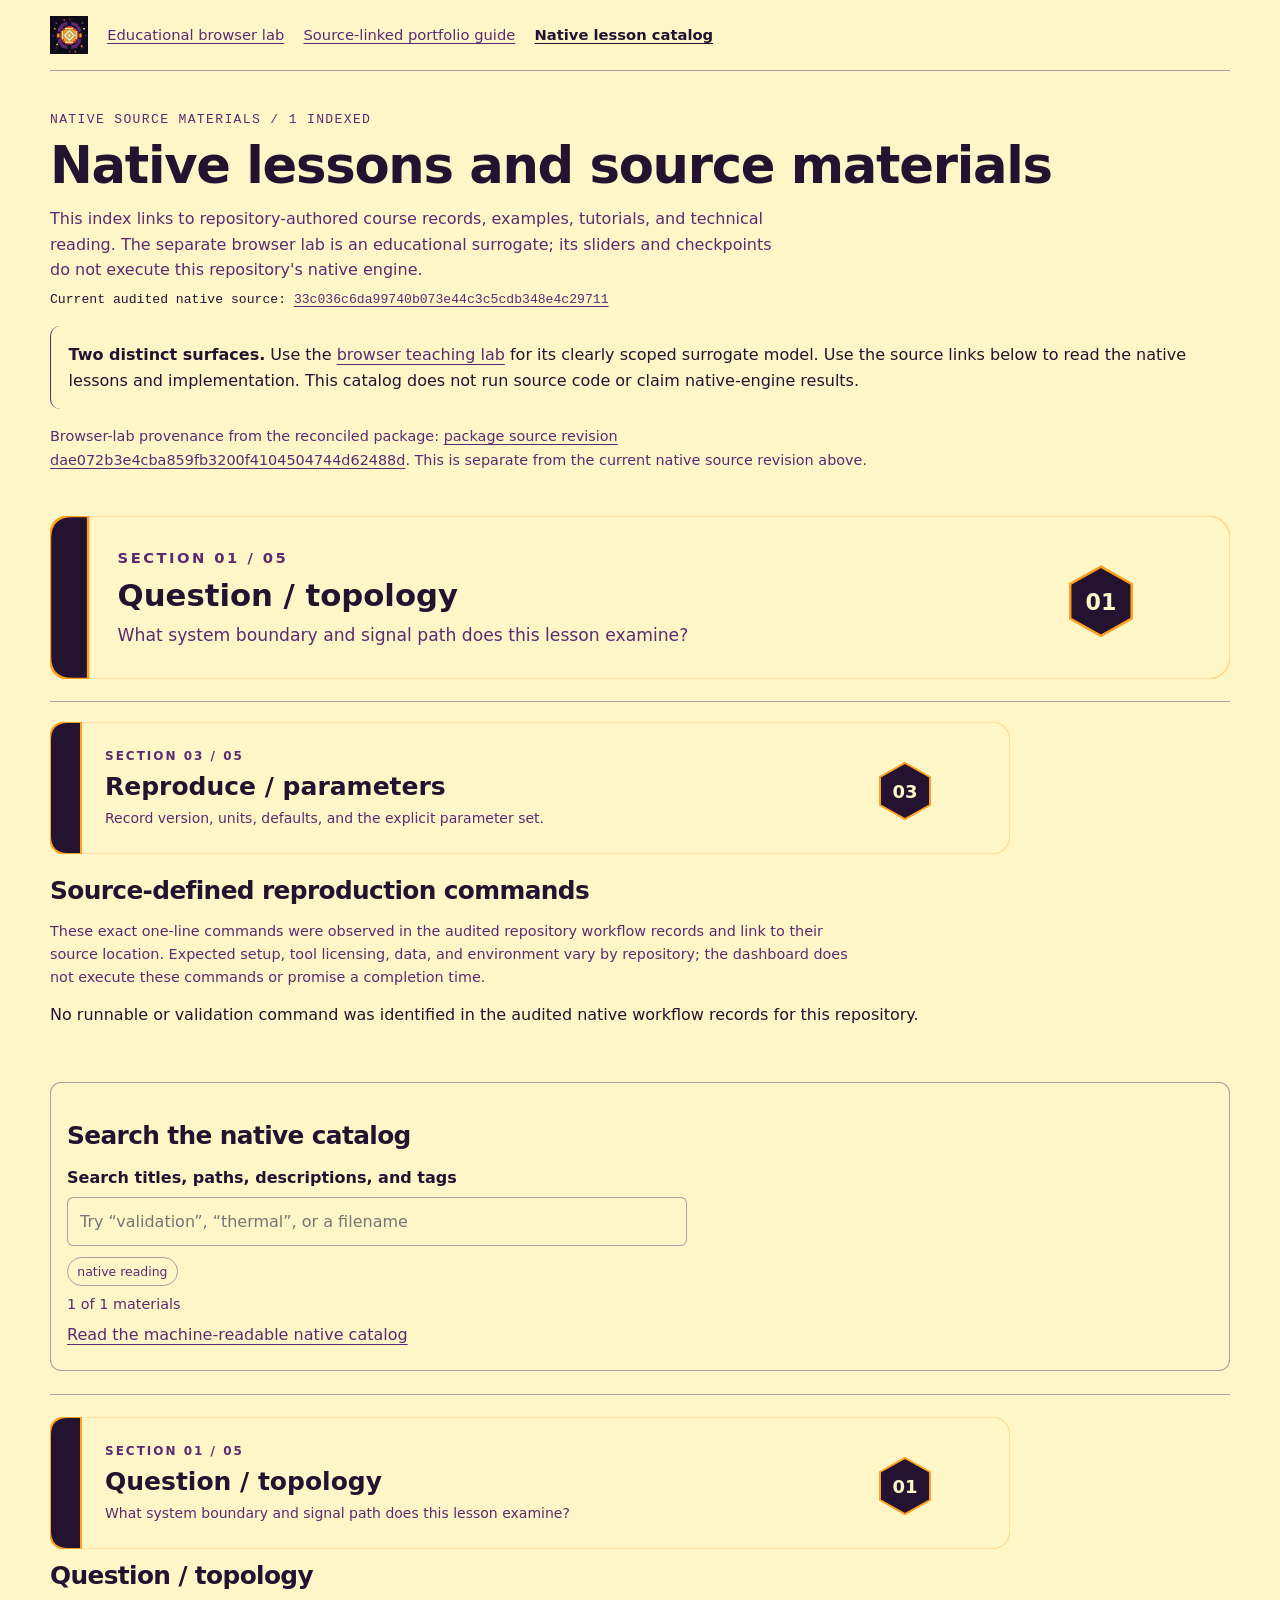
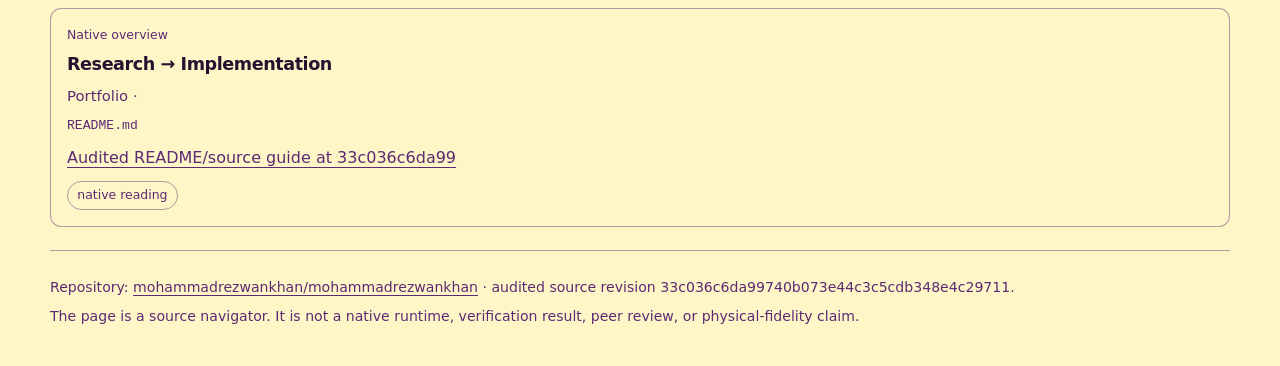
<file: docs/native-lessons.html>
<!doctype html>
<html data-avatar-brand="catalog" lang="en">
<head>
<meta charset="utf-8"><meta name="viewport" content="width=device-width, initial-scale=1"><meta name="color-scheme" content="light dark">
<meta name="description" content="Search source-backed native lessons, examples, commands, and scope notes for mohammadrezwankhan/mohammadrezwankhan.">
<title>Mohammadrezwankhan · Native lesson catalog</title>
<style>
:root{color-scheme:light dark;--bg:#fff6c8;--panel:#fff6c8;--ink:#231331;--muted:#fff6c8b8;--line:#fff6c8;--cyan:#5c2a72;--green:#5c2a72;--amber:#5c2a72;--violet:#5c2a72;--rose:#5c2a72;--focus:#5c2a72;font:16px/1.6 system-ui,-apple-system,Segoe UI,sans-serif}@media(prefers-color-scheme:dark){:root{--bg:#100b18;--panel:#231331;--ink:#fff6c8;--muted:#fff6c8;--line:#5c2a72;--cyan:#ffe66d;--green:#ff9f1c;--amber:#fff6c8;--violet:#fff6c8;--rose:#fff6c8;--focus:#fff6c8}}*{box-sizing:border-box}body{margin:0;background:var(--bg);color:var(--ink)}a{color:var(--cyan);text-underline-offset:.16em}a:hover{text-decoration-thickness:2px}button,input{font:inherit}button:focus-visible,a:focus-visible,input:focus-visible{outline:3px solid var(--focus);outline-offset:3px}.skip-link{position:absolute;top:-6rem;left:1rem;background:var(--panel);padding:.65rem 1rem;z-index:5}.skip-link:focus{top:1rem}.shell{width:min(1180px,calc(100% - 2rem));margin:auto}.surface-nav{display:flex;flex-wrap:wrap;gap:.8rem 1.2rem;align-items:center;padding:1rem 0;border-bottom:1px solid var(--line);font-size:.92rem}.surface-nav a[aria-current]{font-weight:700;color:var(--ink)}.hero{padding:2rem 0 1.4rem}h1{font-size:clamp(2rem,4vw,3.2rem);line-height:1.12;margin:.35rem 0 .75rem}h2{font-size:1.55rem;line-height:1.25;margin:1.4rem 0 .8rem}h3{font-size:1.1rem;line-height:1.3;margin:.2rem 0 .55rem}p{margin:.4rem 0}.eyebrow,.source-path,.command-source,.command-label,.revision{font-family:ui-monospace,SFMono-Regular,Consolas,monospace;font-size:.82rem}.eyebrow{letter-spacing:.1em;text-transform:uppercase;color:var(--muted)}.lede{max-width:78ch;color:var(--muted)}.revision{overflow-wrap:anywhere}.surface-note{margin:1rem 0;padding:1rem 1.1rem;border-left:5px solid var(--rose);background:var(--panel);border-radius:.35rem}.surface-note strong{color:var(--rose)}.model-figure{margin:1.2rem 0;padding:1rem;background:var(--panel);border:1px solid var(--line);border-radius:.65rem}.model-figure img{display:block;max-width:100%;height:auto;margin:auto}.model-figure figcaption{margin-top:.6rem;color:var(--muted);font-size:.9rem}.section-navigation{display:grid;grid-template-columns:repeat(auto-fit,minmax(180px,1fr));gap:.65rem;padding:1rem 0 1.4rem}.section-link{display:block;border-radius:.65rem;overflow:hidden}.section-link img,.section-banner img{display:block;width:100%;height:auto}.catalog-section{padding:1.4rem 0;border-top:1px solid var(--line);scroll-margin-top:1rem}.catalog-section h2{margin:.75rem 0 1rem}.lesson-grid{display:grid;grid-template-columns:repeat(auto-fit,minmax(min(100%,315px),1fr));gap:.8rem}.lesson-card,.command-card{background:var(--panel);border:1px solid var(--line);border-radius:.7rem;padding:1rem;min-width:0}.lesson-card[hidden]{display:none!important}.card-meta{display:flex;justify-content:space-between;gap:1rem;color:var(--muted);font-size:.78rem;margin-bottom:.5rem}.excerpt{color:var(--muted);font-size:.93rem}.source-path{overflow-wrap:anywhere;color:var(--muted)}.card-links{display:flex;flex-wrap:wrap;gap:.5rem 1rem;margin:.6rem 0}.tags{display:flex;flex-wrap:wrap;gap:.35rem}.tag,.filter-chip{border:1px solid var(--line);border-radius:999px;padding:.24rem .58rem;font-size:.78rem;color:var(--muted);background:transparent}.controls{padding:1rem;background:var(--panel);border:1px solid var(--line);border-radius:.7rem;margin:1.4rem 0}.controls label{display:block;font-weight:650;margin-bottom:.4rem}input[type=search]{width:min(100%,620px);padding:.65rem .75rem;background:var(--bg);border:1px solid var(--line);border-radius:.4rem;color:var(--ink)}.filter-list{display:flex;flex-wrap:wrap;gap:.4rem;margin-top:.7rem}.filter-chip[aria-pressed=true]{color:var(--ink);border-color:var(--cyan);box-shadow:inset 0 0 0 1px var(--cyan)}.results-count{color:var(--muted);font-size:.9rem}.reproduction{padding:1.25rem 0 1.6rem;border-top:1px solid var(--line)}.command-list{display:grid;gap:.7rem}.command-card{display:flex;align-items:flex-start;justify-content:space-between;gap:1rem}.command-card pre{margin:.2rem 0;white-space:pre-wrap;overflow-wrap:anywhere}.command-source,.command-label{color:var(--muted)}.copy-button{flex:none;border:1px solid var(--line);border-radius:.4rem;padding:.45rem .7rem;background:transparent;color:var(--ink);cursor:pointer}.copy-button:hover{border-color:var(--cyan)}.setup-note,.lab-provenance{color:var(--muted);font-size:.9rem;max-width:90ch}.footer{border-top:1px solid var(--line);padding:1.2rem 0 2rem;color:var(--muted);font-size:.88rem}@media(max-width:620px){.command-card{display:block}.copy-button{margin-top:.5rem}.surface-nav{gap:.55rem .85rem}}@media(prefers-reduced-motion:reduce){*,*::before,*::after{scroll-behavior:auto!important;animation:none!important;transition:none!important}}
</style><link rel="stylesheet" href="visuals/brand-uniformity/brand.css">
</head>
<body><a class="skip-link" href="#catalog">Skip to native catalog</a><main class="shell">
<nav class="surface-nav" aria-label="Learning surfaces"><img class="brand-avatar" data-brand-decoration="true" src="visuals/brand-uniformity/avatar.svg" width="48" height="48" alt="">
      <a href="index.html">Educational browser lab</a>
      <a href="portfolio/index.html">Source-linked portfolio guide</a>
      <a href="#catalog" aria-current="page">Native lesson catalog</a>
    </nav>
<section class="hero" aria-labelledby="page-title"><p class="eyebrow">Native source materials / 1 indexed</p><h1 id="page-title">Native lessons and source materials</h1>
<p class="lede">This index links to repository-authored course records, examples, tutorials, and technical reading. The separate browser lab is an educational surrogate; its sliders and checkpoints do not execute this repository's native engine.</p>
<p class="revision">Current audited native source: <a href="https://github.com/mohammadrezwankhan/mohammadrezwankhan/tree/33c036c6da99740b073e44c3c5cdb348e4c29711" target="_blank" rel="noopener noreferrer">33c036c6da99740b073e44c3c5cdb348e4c29711</a></p>

<aside class="surface-note"><strong>Two distinct surfaces.</strong> Use the <a href="index.html">browser teaching lab</a> for its clearly scoped surrogate model. Use the source links below to read the native lessons and implementation. This catalog does not run source code or claim native-engine results.</aside>
<p class="lab-provenance">Browser-lab provenance from the reconciled package: <a href="https://github.com/mohammadrezwankhan/mohammadrezwankhan/tree/dae072b3e4cba859fb3200f4104504744d62488d" target="_blank" rel="noopener noreferrer">package source revision dae072b3e4cba859fb3200f4104504744d62488d</a>. This is separate from the current native source revision above.</p></section>
<nav class="section-navigation" aria-label="Five-color learning sections"><a class="section-link section-question" href="#question"><img src="visuals/brand-uniformity/sections/section-01-question.svg" alt="Section 01: Question / topology"></a></nav>
<section class="reproduction" id="reproduction" aria-labelledby="reproduction-title"><div class="section-banner"><img src="visuals/brand-uniformity/sections/section-03-reproduce.svg" alt="Section 03: Reproduce / parameters"></div>
<h2 id="reproduction-title">Source-defined reproduction commands</h2>
<p class="setup-note">These exact one-line commands were observed in the audited repository workflow records and link to their source location. Expected setup, tool licensing, data, and environment vary by repository; the dashboard does not execute these commands or promise a completion time.</p>
<div class="command-list"><p>No runnable or validation command was identified in the audited native workflow records for this repository.</p></div></section>
<section class="controls" id="catalog" aria-labelledby="catalog-title"><h2 id="catalog-title">Search the native catalog</h2><label for="lesson-search">Search titles, paths, descriptions, and tags</label><input id="lesson-search" type="search" autocomplete="off" placeholder="Try “validation”, “thermal”, or a filename">
<div class="filter-list" role="group" aria-label="Filter native materials by smart tag"><button class="filter-chip" type="button" data-tag-filter="native-reading" aria-pressed="false">native reading</button></div><p class="results-count" id="result-count" role="status" aria-live="polite">1 materials</p>
<p><a href="native-lessons.json">Read the machine-readable native catalog</a></p></section>
<section class="catalog-section section-question" id="question" aria-labelledby="heading-question">
          <div class="section-banner"><img src="visuals/brand-uniformity/sections/section-01-question.svg" alt="Section 01: Question / topology"></div>
          <h2 id="heading-question">Question / topology</h2>
          <div class="lesson-grid"><article class="lesson-card" data-search="research → implementation readme.md portfolio · native overview native-reading" data-tags="native-reading">
              <div class="card-meta"><span>Native overview</span></div>
              <h3>Research → Implementation</h3><p class="excerpt">Portfolio ·</p>
              <p class="source-path"><code>README.md</code></p>
              <div class="card-links"><a class="source-link" href="https://github.com/mohammadrezwankhan/mohammadrezwankhan/blob/33c036c6da99740b073e44c3c5cdb348e4c29711/README.md#L36" target="_blank" rel="noopener noreferrer">Audited README/source guide at 33c036c6da99</a></div><div class="tags"><span class="tag">native reading</span></div>
            </article></div>
        </section>
<footer class="footer"><p>Repository: <a href="https://github.com/mohammadrezwankhan/mohammadrezwankhan" target="_blank" rel="noopener noreferrer">mohammadrezwankhan/mohammadrezwankhan</a> · audited source revision 33c036c6da99740b073e44c3c5cdb348e4c29711.</p><p>The page is a source navigator. It is not a native runtime, verification result, peer review, or physical-fidelity claim.</p></footer>
</main><script>
(() => {
  const search = document.getElementById('lesson-search');
  const cards = [...document.querySelectorAll('.lesson-card')];
  const filters = new Set();
  const count = document.getElementById('result-count');
  const filterButtons = [...document.querySelectorAll('[data-tag-filter]')];
  function applyFilters() {
    const query = (search.value || '').trim().toLocaleLowerCase();
    let shown = 0;
    for (const card of cards) {
      const matchesText = !query || card.dataset.search.includes(query);
      const cardTags = new Set((card.dataset.tags || '').split(/\s+/).filter(Boolean));
      const matchesTags = filters.size === 0 || [...filters].every(tag => cardTags.has(tag));
      card.hidden = !(matchesText && matchesTags);
      if (!card.hidden) shown += 1;
    }
    count.textContent = `${shown} of ${cards.length} materials`;
  }
  search.addEventListener('input', applyFilters);
  for (const button of filterButtons) button.addEventListener('click', () => {
    const tag = button.dataset.tagFilter;
    if (filters.has(tag)) filters.delete(tag); else filters.add(tag);
    button.setAttribute('aria-pressed', filters.has(tag) ? 'true' : 'false');
    applyFilters();
  });
  async function copyText(text) {
    try { if (navigator.clipboard && navigator.clipboard.writeText) { await navigator.clipboard.writeText(text); return true; } } catch (_) {}
    const field = document.createElement('textarea');
    field.value = text; field.setAttribute('readonly', '');
    field.style.position = 'fixed'; field.style.opacity = '0';
    document.body.append(field); field.select();
    let copied = false;
    try { copied = document.execCommand('copy'); } catch (_) { copied = false; }
    field.remove(); return copied;
  }
  for (const button of document.querySelectorAll('[data-copy]')) button.addEventListener('click', async () => {
    const original = button.textContent;
    const copied = await copyText(button.dataset.copy || '');
    button.textContent = copied ? 'Copied' : 'Select command';
    if (!copied) {
      const code = button.closest('.command-card').querySelector('code');
      const range = document.createRange(); range.selectNodeContents(code);
      const selection = window.getSelection(); selection.removeAllRanges(); selection.addRange(range);
      code.setAttribute('tabindex', '-1'); code.focus();
    }
    window.setTimeout(() => { button.textContent = original; }, 1800);
  });
  applyFilters();
})();
</script></body></html>
</file>
<file: docs/visuals/brand-uniformity/brand.css>
/* Exact energy-core palette. Presentation only; no lesson or model state. */
:root[data-avatar-brand] {
  --primary: #ff9f1c !important;
  --secondary: #ffe66d !important;
  --accent: #ff9f1c !important;
  --surface: #100b18 !important;
  --bg: #100b18;
  --panel: #231331;
  --ink: #fff6c8;
  --muted: #fff6c8c7;
  --faint: #fff6c8b3;
  --line: #5c2a72;
  --border: #5c2a7299;
  --card: #231331;
  --radius: 12px;
  --glow: transparent !important;
  --p-rgb: 255,159,28 !important;
  --s-rgb: 255,230,109 !important;
  --cyan: #ff9f1c;
  --green: #ffe66d;
  --amber: #ff9f1c;
  --violet: #fff6c8;
  --rose: #d94a4a;
  --focus: #ff9f1c;
  scrollbar-color: #5c2a72 #100b18;
}
html[data-avatar-brand] body { background: var(--bg); color: var(--ink); }
[data-avatar-brand] ::selection { background: #ff9f1c; color: #100b18; }
[data-avatar-brand] :is(input, textarea) { caret-color: var(--accent); }
[data-avatar-brand] :is(h1, h2, h3) { letter-spacing: -.025em; }
[data-avatar-brand] :is(button, a, input, select, textarea, summary):focus-visible {
  outline: 3px solid var(--focus);
  outline-offset: 4px;
}
[data-avatar-brand] a { text-underline-offset: .22em; }
[data-avatar-brand] :is(.hero-summary, .lede, .boundary p) { max-width: 72ch; }
[data-avatar-brand] :is(.metric, .stat, .revision, .source-path) { font-variant-numeric: tabular-nums; }
[data-avatar-brand] .brand-avatar { width: 46px; height: 46px; flex: 0 0 46px; display: block; }
[data-avatar-brand] .brand-icon { display: none; }
[data-avatar-brand] .mark { width: auto; height: auto; border: 0; background: transparent; box-shadow: none; color: var(--muted); font-size: 11px; }
[data-avatar-brand] :is(.native-surface-note, .surface-note, .disclosure) { border-left-width: 1px; border-radius: 10px; }
[data-avatar-brand] :is(.surface-note, .surface-note strong) { color: var(--ink); }
[data-avatar-brand] :is(.btn.primary, button.primary, .tag.active) { background: #ff9f1c; color: #100b18; border-color: #ff9f1c; box-shadow: none; }
[data-avatar-brand] :is(.btn.primary, button.primary, .tag.active):hover { background: #ffe66d; border-color: #ffe66d; }
[data-avatar-brand] .hero-art { box-shadow: none; border-radius: 12px; border: 1px solid var(--line); overflow: hidden; }
[data-avatar-brand] .hero-art > svg { display: block; width: 100%; height: auto; }
[data-avatar-brand] .hero-art :is(.flow, .float, .signal) { animation-duration: 4.8s; animation-iteration-count: 1; animation-fill-mode: both; }
[data-avatar-brand="portfolio"] .visual { background: #100b18; border-radius: 12px; height: 360px; }
[data-avatar-brand="portfolio"] .visual::before { display: none; }
[data-avatar-brand="portfolio"] .isometric { position: absolute; inset: 0; width: 100%; height: 100%; perspective: none; transform: none; z-index: 1; }
[data-avatar-brand="portfolio"] .plate { display: none; }
[data-avatar-brand="portfolio"] .champion-art { position: absolute; inset: 0; margin: auto; width: min(100%, 500px); height: 100%; display: block; }
[data-avatar-brand="portfolio"] .node { background: #231331; border-color: #5c2a72; color: #fff6c8; box-shadow: none; }
[data-avatar-brand="portfolio"] .node.one { left: 4%; top: 19%; }
[data-avatar-brand="portfolio"] .node.two { right: 2%; left: auto; top: 59%; }
[data-avatar-brand="portfolio"] .node.three { left: 8%; top: 78%; bottom: auto; color: #ffe66d; }
[data-avatar-brand="portfolio"] .visual-caption { color: var(--muted); bottom: 2px; z-index: 2; }
[data-avatar-brand="portfolio"] :is(.lesson, .metrics, .boundary) { box-shadow: none; border-color: #5c2a72; border-radius: 12px; }
[data-avatar-brand="portfolio"] .lesson { background: #231331; }
[data-avatar-brand="portfolio"] .lesson:hover { border-color: #ff9f1c; transform: none; }
[data-avatar-brand="portfolio"] .lesson.complete::after { color: #ffe66d; }
[data-avatar-brand="catalog"] .surface-nav .brand-avatar { width: 38px; height: 38px; flex-basis: 38px; }
[data-avatar-brand="catalog"] .lesson-card h3 { overflow-wrap: anywhere; }
[data-avatar-brand="catalog"] .section-banner { max-width: 960px; }
[data-avatar-brand="catalog"] .section-link { outline-offset: 4px; }
[data-avatar-brand="catalog"] .model-figure { background: var(--panel); }
[data-avatar-brand="catalog"] .model-figure img { max-height: 560px; }
@media (prefers-color-scheme: light) {
  :root[data-avatar-brand="catalog"] {
    --bg: #fff6c8; --panel: #fff6c8; --ink: #231331; --muted: #5c2a72;
    --line: #5c2a7273; --accent: #5c2a72 !important; --cyan: #5c2a72;
    --green: #5c2a72; --amber: #5c2a72; --violet: #5c2a72; --rose: #5c2a72; --focus: #5c2a72;
    scrollbar-color: #5c2a72 #fff6c8;
  }
}
@media (max-width: 800px) {
  [data-avatar-brand] .topbar { flex-wrap: wrap; }
  [data-avatar-brand] .topnav { gap: 14px; flex-wrap: wrap; padding-bottom: 12px; }
  [data-avatar-brand] .brand-avatar { width: 40px; height: 40px; flex-basis: 40px; }
  [data-avatar-brand="portfolio"] .visual { height: 300px; }
  [data-avatar-brand="portfolio"] .toplinks { flex-wrap: wrap; }
  [data-avatar-brand="portfolio"] .node { font-size: 11px; padding: 6px 8px; }
  [data-avatar-brand="portfolio"] .node.one { left: 1%; top: 13%; }
  [data-avatar-brand="portfolio"] .node.two { right: 0; top: 57%; }
  [data-avatar-brand="portfolio"] .node.three { left: 0; top: 79%; }
}
@media (prefers-reduced-motion: reduce) {
  [data-avatar-brand] *, [data-avatar-brand] *::before, [data-avatar-brand] *::after { animation: none !important; scroll-behavior: auto !important; }
}
body[data-motion="off"] .champion-art * { animation: none !important; }
@media print {
  [data-avatar-brand] .champion-art, [data-avatar-brand] .brand-avatar { display: none; }
  html[data-avatar-brand] body { color: #100b18; background: white; }
  [data-avatar-brand="portfolio"] :is(.lesson, .metrics, .boundary) {
    background: white;
    border-color: #5c2a72;
    color: #100b18;
    --ink: #100b18;
    --muted: #231331;
    --faint: #231331;
  }
  [data-avatar-brand="portfolio"] :is(.lesson, .metrics, .boundary) * { color: #100b18; }
  [data-avatar-brand="portfolio"] :is(.lesson, .metrics, .boundary) a { color: #5c2a72; text-decoration: underline; }
  [data-avatar-brand="portfolio"] .lesson.complete::after { color: #5c2a72; }
}
</file>
<file: docs/animations/gallery.css>
:root{color-scheme:dark;--bg:#080e18;--panel:#101b2a;--ink:#eef5ff;--muted:#b6c4d7;--line:#33465d;--accent:#70e6d0;font:16px/1.65 system-ui,-apple-system,Segoe UI,sans-serif;background:var(--bg);color:var(--ink)}
*{box-sizing:border-box}body{margin:0;background:radial-gradient(ellipse at 95% 0,#18384a55,transparent 55%)}a{color:var(--accent);text-underline-offset:4px}a:hover{color:#fff}button,a{touch-action:manipulation}button:focus-visible,a:focus-visible,summary:focus-visible{outline:3px solid var(--accent);outline-offset:5px}button{font:inherit;cursor:pointer;color:var(--ink);background:#193349;border:1px solid #54718c;border-radius:9px;min-height:44px;padding:9px 15px}button:hover{background:#244863}main,header,footer{width:min(1180px,calc(100% - 44px));margin:auto}header{padding:25px 0;border-bottom:1px solid var(--line)}nav{display:flex;gap:12px 24px;flex-wrap:wrap;font-size:14px}.eyebrow{color:var(--accent);font:600 12px/1.5 ui-monospace,monospace;letter-spacing:.13em;text-transform:uppercase;margin:0 0 15px}.intro{padding:56px 0 34px;max-width:850px}h1{font-size:clamp(32px,5vw,58px);line-height:1.1;letter-spacing:-.045em;margin:0 0 23px}h2{font-size:23px;line-height:1.3;margin:0 0 12px}h3{font-size:17px;line-height:1.4}p{margin:0 0 17px}.intro p,.card p,footer{color:var(--muted)}.intro .repo{overflow-wrap:anywhere;font:13px/1.6 ui-monospace,monospace;color:var(--accent)}.current{display:flex;align-items:center;gap:16px 32px;flex-wrap:wrap;border:1px solid #368878;background:#102921;border-radius:14px;padding:21px 25px;margin-bottom:28px}.current p{margin:0;flex:1;min-width:200px}.current strong{display:block;color:#b5f4d6}.grid{display:grid;grid-template-columns:repeat(2,minmax(0,1fr));gap:22px}.card{min-width:0;border:1px solid var(--line);border-radius:18px;background:linear-gradient(145deg,#16253a,#0d1725);padding:25px;overflow:hidden}.badge{font:600 11px/1.5 ui-monospace,monospace;letter-spacing:.1em;color:#bacdff;text-transform:uppercase;display:block;margin-bottom:13px}.preview{aspect-ratio:16/9;border:1px solid #34465c;background:radial-gradient(ellipse at center,#223d56,#080f19);border-radius:12px;display:grid;place-items:center;margin:20px 0;overflow:hidden}.preview img{display:block;width:100%;height:100%;object-fit:contain}.preview span{padding:22px;color:#b8cadd;text-align:center}.actions{display:flex;align-items:center;gap:12px 20px;flex-wrap:wrap}.actions a{font-size:14px}.source{margin-top:20px;font-size:12px;color:var(--muted);overflow-wrap:anywhere}.source summary{cursor:pointer;padding:5px 0}.source ul{padding-left:20px}.source li{margin:7px 0}.native{margin-top:32px}.native li{margin:15px 0}.native small{display:block;color:var(--muted);margin-top:3px}.scope{border-left:3px solid #e99aac;padding:14px 20px;background:#35202e;margin:30px 0;border-radius:0 10px 10px 0;font-size:14px}.portfolio{margin:32px 0;padding:23px;border:1px solid var(--line);border-radius:14px}.portfolio summary{cursor:pointer;font-weight:650}.portfolio ul{columns:2;padding-left:20px}.portfolio li{break-inside:avoid;margin:8px 0;overflow-wrap:anywhere}footer{border-top:1px solid var(--line);padding:26px 0 38px;font-size:12px}video{width:100%;max-height:380px;background:#060b12;border-radius:10px}code{overflow-wrap:anywhere}noscript p{padding:18px;background:#35202e}.motion-note{font-size:13px;color:var(--muted);margin:18px 0}.card:target{outline:2px solid var(--accent);outline-offset:5px}
@media(max-width:720px){main,header,footer{width:calc(100% - 32px)}.grid{grid-template-columns:1fr}.intro{padding-top:36px}.card{padding:21px}.portfolio ul{columns:1}.current{padding:20px}.actions{align-items:flex-start}}
@media(prefers-reduced-motion:reduce){*,*:before,*:after{animation:none!important;transition:none!important;scroll-behavior:auto!important}}
</file>
<file: transfer/battery-thermal-modeling-notes/docs/visuals/brand-uniformity/brand.css>
/* Exact energy-core palette. Presentation only; no lesson or model state. */
:root[data-avatar-brand] {
  --primary: #ff9f1c !important;
  --secondary: #ffe66d !important;
  --accent: #ff9f1c !important;
  --surface: #100b18 !important;
  --bg: #100b18;
  --panel: #231331;
  --ink: #fff6c8;
  --muted: #fff6c8c7;
  --faint: #fff6c8b3;
  --line: #5c2a72;
  --border: #5c2a7299;
  --card: #231331;
  --radius: 12px;
  --glow: transparent !important;
  --p-rgb: 255,159,28 !important;
  --s-rgb: 255,230,109 !important;
  --cyan: #ff9f1c;
  --green: #ffe66d;
  --amber: #ff9f1c;
  --violet: #fff6c8;
  --rose: #d94a4a;
  --focus: #ff9f1c;
  scrollbar-color: #5c2a72 #100b18;
}
html[data-avatar-brand] body { background: var(--bg); color: var(--ink); }
[data-avatar-brand] ::selection { background: #ff9f1c; color: #100b18; }
[data-avatar-brand] :is(input, textarea) { caret-color: var(--accent); }
[data-avatar-brand] :is(h1, h2, h3) { letter-spacing: -.025em; }
[data-avatar-brand] :is(button, a, input, select, textarea, summary):focus-visible {
  outline: 3px solid var(--focus);
  outline-offset: 4px;
}
[data-avatar-brand] a { text-underline-offset: .22em; }
[data-avatar-brand] :is(.hero-summary, .lede, .boundary p) { max-width: 72ch; }
[data-avatar-brand] :is(.metric, .stat, .revision, .source-path) { font-variant-numeric: tabular-nums; }
[data-avatar-brand] .brand-avatar { width: 46px; height: 46px; flex: 0 0 46px; display: block; }
[data-avatar-brand] .brand-icon { display: none; }
[data-avatar-brand] .mark { width: auto; height: auto; border: 0; background: transparent; box-shadow: none; color: var(--muted); font-size: 11px; }
[data-avatar-brand] :is(.native-surface-note, .surface-note, .disclosure) { border-left-width: 1px; border-radius: 10px; }
[data-avatar-brand] :is(.surface-note, .surface-note strong) { color: var(--ink); }
[data-avatar-brand] :is(.btn.primary, button.primary, .tag.active) { background: #ff9f1c; color: #100b18; border-color: #ff9f1c; box-shadow: none; }
[data-avatar-brand] :is(.btn.primary, button.primary, .tag.active):hover { background: #ffe66d; border-color: #ffe66d; }
[data-avatar-brand] .hero-art { box-shadow: none; border-radius: 12px; border: 1px solid var(--line); overflow: hidden; }
[data-avatar-brand] .hero-art > svg { display: block; width: 100%; height: auto; }
[data-avatar-brand] .hero-art :is(.flow, .float, .signal) { animation-duration: 4.8s; animation-iteration-count: 1; animation-fill-mode: both; }
[data-avatar-brand="portfolio"] .visual { background: #100b18; border-radius: 12px; height: 360px; }
[data-avatar-brand="portfolio"] .visual::before { display: none; }
[data-avatar-brand="portfolio"] .isometric { position: absolute; inset: 0; width: 100%; height: 100%; perspective: none; transform: none; z-index: 1; }
[data-avatar-brand="portfolio"] .plate { display: none; }
[data-avatar-brand="portfolio"] .champion-art { position: absolute; inset: 0; margin: auto; width: min(100%, 500px); height: 100%; display: block; }
[data-avatar-brand="portfolio"] .node { background: #231331; border-color: #5c2a72; color: #fff6c8; box-shadow: none; }
[data-avatar-brand="portfolio"] .node.one { left: 4%; top: 19%; }
[data-avatar-brand="portfolio"] .node.two { right: 2%; left: auto; top: 59%; }
[data-avatar-brand="portfolio"] .node.three { left: 8%; top: 78%; bottom: auto; color: #ffe66d; }
[data-avatar-brand="portfolio"] .visual-caption { color: var(--muted); bottom: 2px; z-index: 2; }
[data-avatar-brand="portfolio"] :is(.lesson, .metrics, .boundary) { box-shadow: none; border-color: #5c2a72; border-radius: 12px; }
[data-avatar-brand="portfolio"] .lesson { background: #231331; }
[data-avatar-brand="portfolio"] .lesson:hover { border-color: #ff9f1c; transform: none; }
[data-avatar-brand="portfolio"] .lesson.complete::after { color: #ffe66d; }
[data-avatar-brand="catalog"] .surface-nav .brand-avatar { width: 38px; height: 38px; flex-basis: 38px; }
[data-avatar-brand="catalog"] .lesson-card h3 { overflow-wrap: anywhere; }
[data-avatar-brand="catalog"] .section-banner { max-width: 960px; }
[data-avatar-brand="catalog"] .section-link { outline-offset: 4px; }
[data-avatar-brand="catalog"] .model-figure { background: var(--panel); }
[data-avatar-brand="catalog"] .model-figure img { max-height: 560px; }
@media (prefers-color-scheme: light) {
  :root[data-avatar-brand="catalog"] {
    --bg: #fff6c8; --panel: #fff6c8; --ink: #231331; --muted: #5c2a72;
    --line: #5c2a7273; --accent: #5c2a72 !important; --cyan: #5c2a72;
    --green: #5c2a72; --amber: #5c2a72; --violet: #5c2a72; --rose: #5c2a72; --focus: #5c2a72;
    scrollbar-color: #5c2a72 #fff6c8;
  }
}
@media (max-width: 800px) {
  [data-avatar-brand] .topbar { flex-wrap: wrap; }
  [data-avatar-brand] .topnav { gap: 14px; flex-wrap: wrap; padding-bottom: 12px; }
  [data-avatar-brand] .brand-avatar { width: 40px; height: 40px; flex-basis: 40px; }
  [data-avatar-brand="portfolio"] .visual { height: 300px; }
  [data-avatar-brand="portfolio"] .toplinks { flex-wrap: wrap; }
  [data-avatar-brand="portfolio"] .node { font-size: 11px; padding: 6px 8px; }
  [data-avatar-brand="portfolio"] .node.one { left: 1%; top: 13%; }
  [data-avatar-brand="portfolio"] .node.two { right: 0; top: 57%; }
  [data-avatar-brand="portfolio"] .node.three { left: 0; top: 79%; }
}
@media (prefers-reduced-motion: reduce) {
  [data-avatar-brand] *, [data-avatar-brand] *::before, [data-avatar-brand] *::after { animation: none !important; scroll-behavior: auto !important; }
}
body[data-motion="off"] .champion-art * { animation: none !important; }
@media print {
  [data-avatar-brand] .champion-art, [data-avatar-brand] .brand-avatar { display: none; }
  html[data-avatar-brand] body { color: #100b18; background: white; }
  [data-avatar-brand="portfolio"] :is(.lesson, .metrics, .boundary) {
    background: white;
    border-color: #5c2a72;
    color: #100b18;
    --ink: #100b18;
    --muted: #231331;
    --faint: #231331;
  }
  [data-avatar-brand="portfolio"] :is(.lesson, .metrics, .boundary) * { color: #100b18; }
  [data-avatar-brand="portfolio"] :is(.lesson, .metrics, .boundary) a { color: #5c2a72; text-decoration: underline; }
  [data-avatar-brand="portfolio"] .lesson.complete::after { color: #5c2a72; }
}
</file>
<file: transfer/bess-qaqc-toolkit/docs/visuals/brand-uniformity/brand.css>
/* Exact energy-core palette. Presentation only; no lesson or model state. */
:root[data-avatar-brand] {
  --primary: #ff9f1c !important;
  --secondary: #ffe66d !important;
  --accent: #ff9f1c !important;
  --surface: #100b18 !important;
  --bg: #100b18;
  --panel: #231331;
  --ink: #fff6c8;
  --muted: #fff6c8c7;
  --faint: #fff6c8b3;
  --line: #5c2a72;
  --border: #5c2a7299;
  --card: #231331;
  --radius: 12px;
  --glow: transparent !important;
  --p-rgb: 255,159,28 !important;
  --s-rgb: 255,230,109 !important;
  --cyan: #ff9f1c;
  --green: #ffe66d;
  --amber: #ff9f1c;
  --violet: #fff6c8;
  --rose: #d94a4a;
  --focus: #ff9f1c;
  scrollbar-color: #5c2a72 #100b18;
}
html[data-avatar-brand] body { background: var(--bg); color: var(--ink); }
[data-avatar-brand] ::selection { background: #ff9f1c; color: #100b18; }
[data-avatar-brand] :is(input, textarea) { caret-color: var(--accent); }
[data-avatar-brand] :is(h1, h2, h3) { letter-spacing: -.025em; }
[data-avatar-brand] :is(button, a, input, select, textarea, summary):focus-visible {
  outline: 3px solid var(--focus);
  outline-offset: 4px;
}
[data-avatar-brand] a { text-underline-offset: .22em; }
[data-avatar-brand] :is(.hero-summary, .lede, .boundary p) { max-width: 72ch; }
[data-avatar-brand] :is(.metric, .stat, .revision, .source-path) { font-variant-numeric: tabular-nums; }
[data-avatar-brand] .brand-avatar { width: 46px; height: 46px; flex: 0 0 46px; display: block; }
[data-avatar-brand] .brand-icon { display: none; }
[data-avatar-brand] .mark { width: auto; height: auto; border: 0; background: transparent; box-shadow: none; color: var(--muted); font-size: 11px; }
[data-avatar-brand] :is(.native-surface-note, .surface-note, .disclosure) { border-left-width: 1px; border-radius: 10px; }
[data-avatar-brand] :is(.surface-note, .surface-note strong) { color: var(--ink); }
[data-avatar-brand] :is(.btn.primary, button.primary, .tag.active) { background: #ff9f1c; color: #100b18; border-color: #ff9f1c; box-shadow: none; }
[data-avatar-brand] :is(.btn.primary, button.primary, .tag.active):hover { background: #ffe66d; border-color: #ffe66d; }
[data-avatar-brand] .hero-art { box-shadow: none; border-radius: 12px; border: 1px solid var(--line); overflow: hidden; }
[data-avatar-brand] .hero-art > svg { display: block; width: 100%; height: auto; }
[data-avatar-brand] .hero-art :is(.flow, .float, .signal) { animation-duration: 4.8s; animation-iteration-count: 1; animation-fill-mode: both; }
[data-avatar-brand="portfolio"] .visual { background: #100b18; border-radius: 12px; height: 360px; }
[data-avatar-brand="portfolio"] .visual::before { display: none; }
[data-avatar-brand="portfolio"] .isometric { position: absolute; inset: 0; width: 100%; height: 100%; perspective: none; transform: none; z-index: 1; }
[data-avatar-brand="portfolio"] .plate { display: none; }
[data-avatar-brand="portfolio"] .champion-art { position: absolute; inset: 0; margin: auto; width: min(100%, 500px); height: 100%; display: block; }
[data-avatar-brand="portfolio"] .node { background: #231331; border-color: #5c2a72; color: #fff6c8; box-shadow: none; }
[data-avatar-brand="portfolio"] .node.one { left: 4%; top: 19%; }
[data-avatar-brand="portfolio"] .node.two { right: 2%; left: auto; top: 59%; }
[data-avatar-brand="portfolio"] .node.three { left: 8%; top: 78%; bottom: auto; color: #ffe66d; }
[data-avatar-brand="portfolio"] .visual-caption { color: var(--muted); bottom: 2px; z-index: 2; }
[data-avatar-brand="portfolio"] :is(.lesson, .metrics, .boundary) { box-shadow: none; border-color: #5c2a72; border-radius: 12px; }
[data-avatar-brand="portfolio"] .lesson { background: #231331; }
[data-avatar-brand="portfolio"] .lesson:hover { border-color: #ff9f1c; transform: none; }
[data-avatar-brand="portfolio"] .lesson.complete::after { color: #ffe66d; }
[data-avatar-brand="catalog"] .surface-nav .brand-avatar { width: 38px; height: 38px; flex-basis: 38px; }
[data-avatar-brand="catalog"] .lesson-card h3 { overflow-wrap: anywhere; }
[data-avatar-brand="catalog"] .section-banner { max-width: 960px; }
[data-avatar-brand="catalog"] .section-link { outline-offset: 4px; }
[data-avatar-brand="catalog"] .model-figure { background: var(--panel); }
[data-avatar-brand="catalog"] .model-figure img { max-height: 560px; }
@media (prefers-color-scheme: light) {
  :root[data-avatar-brand="catalog"] {
    --bg: #fff6c8; --panel: #fff6c8; --ink: #231331; --muted: #5c2a72;
    --line: #5c2a7273; --accent: #5c2a72 !important; --cyan: #5c2a72;
    --green: #5c2a72; --amber: #5c2a72; --violet: #5c2a72; --rose: #5c2a72; --focus: #5c2a72;
    scrollbar-color: #5c2a72 #fff6c8;
  }
}
@media (max-width: 800px) {
  [data-avatar-brand] .topbar { flex-wrap: wrap; }
  [data-avatar-brand] .topnav { gap: 14px; flex-wrap: wrap; padding-bottom: 12px; }
  [data-avatar-brand] .brand-avatar { width: 40px; height: 40px; flex-basis: 40px; }
  [data-avatar-brand="portfolio"] .visual { height: 300px; }
  [data-avatar-brand="portfolio"] .toplinks { flex-wrap: wrap; }
  [data-avatar-brand="portfolio"] .node { font-size: 11px; padding: 6px 8px; }
  [data-avatar-brand="portfolio"] .node.one { left: 1%; top: 13%; }
  [data-avatar-brand="portfolio"] .node.two { right: 0; top: 57%; }
  [data-avatar-brand="portfolio"] .node.three { left: 0; top: 79%; }
}
@media (prefers-reduced-motion: reduce) {
  [data-avatar-brand] *, [data-avatar-brand] *::before, [data-avatar-brand] *::after { animation: none !important; scroll-behavior: auto !important; }
}
body[data-motion="off"] .champion-art * { animation: none !important; }
@media print {
  [data-avatar-brand] .champion-art, [data-avatar-brand] .brand-avatar { display: none; }
  html[data-avatar-brand] body { color: #100b18; background: white; }
  [data-avatar-brand="portfolio"] :is(.lesson, .metrics, .boundary) {
    background: white;
    border-color: #5c2a72;
    color: #100b18;
    --ink: #100b18;
    --muted: #231331;
    --faint: #231331;
  }
  [data-avatar-brand="portfolio"] :is(.lesson, .metrics, .boundary) * { color: #100b18; }
  [data-avatar-brand="portfolio"] :is(.lesson, .metrics, .boundary) a { color: #5c2a72; text-decoration: underline; }
  [data-avatar-brand="portfolio"] .lesson.complete::after { color: #5c2a72; }
}
</file>
<file: transfer/matlab-simulink-energy-lab/docs/visuals/brand-uniformity/brand.css>
/* Exact energy-core palette. Presentation only; no lesson or model state. */
:root[data-avatar-brand] {
  --primary: #ff9f1c !important;
  --secondary: #ffe66d !important;
  --accent: #ff9f1c !important;
  --surface: #100b18 !important;
  --bg: #100b18;
  --panel: #231331;
  --ink: #fff6c8;
  --muted: #fff6c8c7;
  --faint: #fff6c8b3;
  --line: #5c2a72;
  --border: #5c2a7299;
  --card: #231331;
  --radius: 12px;
  --glow: transparent !important;
  --p-rgb: 255,159,28 !important;
  --s-rgb: 255,230,109 !important;
  --cyan: #ff9f1c;
  --green: #ffe66d;
  --amber: #ff9f1c;
  --violet: #fff6c8;
  --rose: #d94a4a;
  --focus: #ff9f1c;
  scrollbar-color: #5c2a72 #100b18;
}
html[data-avatar-brand] body { background: var(--bg); color: var(--ink); }
[data-avatar-brand] ::selection { background: #ff9f1c; color: #100b18; }
[data-avatar-brand] :is(input, textarea) { caret-color: var(--accent); }
[data-avatar-brand] :is(h1, h2, h3) { letter-spacing: -.025em; }
[data-avatar-brand] :is(button, a, input, select, textarea, summary):focus-visible {
  outline: 3px solid var(--focus);
  outline-offset: 4px;
}
[data-avatar-brand] a { text-underline-offset: .22em; }
[data-avatar-brand] :is(.hero-summary, .lede, .boundary p) { max-width: 72ch; }
[data-avatar-brand] :is(.metric, .stat, .revision, .source-path) { font-variant-numeric: tabular-nums; }
[data-avatar-brand] .brand-avatar { width: 46px; height: 46px; flex: 0 0 46px; display: block; }
[data-avatar-brand] .brand-icon { display: none; }
[data-avatar-brand] .mark { width: auto; height: auto; border: 0; background: transparent; box-shadow: none; color: var(--muted); font-size: 11px; }
[data-avatar-brand] :is(.native-surface-note, .surface-note, .disclosure) { border-left-width: 1px; border-radius: 10px; }
[data-avatar-brand] :is(.surface-note, .surface-note strong) { color: var(--ink); }
[data-avatar-brand] :is(.btn.primary, button.primary, .tag.active) { background: #ff9f1c; color: #100b18; border-color: #ff9f1c; box-shadow: none; }
[data-avatar-brand] :is(.btn.primary, button.primary, .tag.active):hover { background: #ffe66d; border-color: #ffe66d; }
[data-avatar-brand] .hero-art { box-shadow: none; border-radius: 12px; border: 1px solid var(--line); overflow: hidden; }
[data-avatar-brand] .hero-art > svg { display: block; width: 100%; height: auto; }
[data-avatar-brand] .hero-art :is(.flow, .float, .signal) { animation-duration: 4.8s; animation-iteration-count: 1; animation-fill-mode: both; }
[data-avatar-brand="portfolio"] .visual { background: #100b18; border-radius: 12px; height: 360px; }
[data-avatar-brand="portfolio"] .visual::before { display: none; }
[data-avatar-brand="portfolio"] .isometric { position: absolute; inset: 0; width: 100%; height: 100%; perspective: none; transform: none; z-index: 1; }
[data-avatar-brand="portfolio"] .plate { display: none; }
[data-avatar-brand="portfolio"] .champion-art { position: absolute; inset: 0; margin: auto; width: min(100%, 500px); height: 100%; display: block; }
[data-avatar-brand="portfolio"] .node { background: #231331; border-color: #5c2a72; color: #fff6c8; box-shadow: none; }
[data-avatar-brand="portfolio"] .node.one { left: 4%; top: 19%; }
[data-avatar-brand="portfolio"] .node.two { right: 2%; left: auto; top: 59%; }
[data-avatar-brand="portfolio"] .node.three { left: 8%; top: 78%; bottom: auto; color: #ffe66d; }
[data-avatar-brand="portfolio"] .visual-caption { color: var(--muted); bottom: 2px; z-index: 2; }
[data-avatar-brand="portfolio"] :is(.lesson, .metrics, .boundary) { box-shadow: none; border-color: #5c2a72; border-radius: 12px; }
[data-avatar-brand="portfolio"] .lesson { background: #231331; }
[data-avatar-brand="portfolio"] .lesson:hover { border-color: #ff9f1c; transform: none; }
[data-avatar-brand="portfolio"] .lesson.complete::after { color: #ffe66d; }
[data-avatar-brand="catalog"] .surface-nav .brand-avatar { width: 38px; height: 38px; flex-basis: 38px; }
[data-avatar-brand="catalog"] .lesson-card h3 { overflow-wrap: anywhere; }
[data-avatar-brand="catalog"] .section-banner { max-width: 960px; }
[data-avatar-brand="catalog"] .section-link { outline-offset: 4px; }
[data-avatar-brand="catalog"] .model-figure { background: var(--panel); }
[data-avatar-brand="catalog"] .model-figure img { max-height: 560px; }
@media (prefers-color-scheme: light) {
  :root[data-avatar-brand="catalog"] {
    --bg: #fff6c8; --panel: #fff6c8; --ink: #231331; --muted: #5c2a72;
    --line: #5c2a7273; --accent: #5c2a72 !important; --cyan: #5c2a72;
    --green: #5c2a72; --amber: #5c2a72; --violet: #5c2a72; --rose: #5c2a72; --focus: #5c2a72;
    scrollbar-color: #5c2a72 #fff6c8;
  }
}
@media (max-width: 800px) {
  [data-avatar-brand] .topbar { flex-wrap: wrap; }
  [data-avatar-brand] .topnav { gap: 14px; flex-wrap: wrap; padding-bottom: 12px; }
  [data-avatar-brand] .brand-avatar { width: 40px; height: 40px; flex-basis: 40px; }
  [data-avatar-brand="portfolio"] .visual { height: 300px; }
  [data-avatar-brand="portfolio"] .toplinks { flex-wrap: wrap; }
  [data-avatar-brand="portfolio"] .node { font-size: 11px; padding: 6px 8px; }
  [data-avatar-brand="portfolio"] .node.one { left: 1%; top: 13%; }
  [data-avatar-brand="portfolio"] .node.two { right: 0; top: 57%; }
  [data-avatar-brand="portfolio"] .node.three { left: 0; top: 79%; }
}
@media (prefers-reduced-motion: reduce) {
  [data-avatar-brand] *, [data-avatar-brand] *::before, [data-avatar-brand] *::after { animation: none !important; scroll-behavior: auto !important; }
}
body[data-motion="off"] .champion-art * { animation: none !important; }
@media print {
  [data-avatar-brand] .champion-art, [data-avatar-brand] .brand-avatar { display: none; }
  html[data-avatar-brand] body { color: #100b18; background: white; }
  [data-avatar-brand="portfolio"] :is(.lesson, .metrics, .boundary) {
    background: white;
    border-color: #5c2a72;
    color: #100b18;
    --ink: #100b18;
    --muted: #231331;
    --faint: #231331;
  }
  [data-avatar-brand="portfolio"] :is(.lesson, .metrics, .boundary) * { color: #100b18; }
  [data-avatar-brand="portfolio"] :is(.lesson, .metrics, .boundary) a { color: #5c2a72; text-decoration: underline; }
  [data-avatar-brand="portfolio"] .lesson.complete::after { color: #5c2a72; }
}
</file>
<file: transfer/smart-grid-storage-playbook/docs/visuals/brand-uniformity/brand.css>
/* Exact energy-core palette. Presentation only; no lesson or model state. */
:root[data-avatar-brand] {
  --primary: #ff9f1c !important;
  --secondary: #ffe66d !important;
  --accent: #ff9f1c !important;
  --surface: #100b18 !important;
  --bg: #100b18;
  --panel: #231331;
  --ink: #fff6c8;
  --muted: #fff6c8c7;
  --faint: #fff6c8b3;
  --line: #5c2a72;
  --border: #5c2a7299;
  --card: #231331;
  --radius: 12px;
  --glow: transparent !important;
  --p-rgb: 255,159,28 !important;
  --s-rgb: 255,230,109 !important;
  --cyan: #ff9f1c;
  --green: #ffe66d;
  --amber: #ff9f1c;
  --violet: #fff6c8;
  --rose: #d94a4a;
  --focus: #ff9f1c;
  scrollbar-color: #5c2a72 #100b18;
}
html[data-avatar-brand] body { background: var(--bg); color: var(--ink); }
[data-avatar-brand] ::selection { background: #ff9f1c; color: #100b18; }
[data-avatar-brand] :is(input, textarea) { caret-color: var(--accent); }
[data-avatar-brand] :is(h1, h2, h3) { letter-spacing: -.025em; }
[data-avatar-brand] :is(button, a, input, select, textarea, summary):focus-visible {
  outline: 3px solid var(--focus);
  outline-offset: 4px;
}
[data-avatar-brand] a { text-underline-offset: .22em; }
[data-avatar-brand] :is(.hero-summary, .lede, .boundary p) { max-width: 72ch; }
[data-avatar-brand] :is(.metric, .stat, .revision, .source-path) { font-variant-numeric: tabular-nums; }
[data-avatar-brand] .brand-avatar { width: 46px; height: 46px; flex: 0 0 46px; display: block; }
[data-avatar-brand] .brand-icon { display: none; }
[data-avatar-brand] .mark { width: auto; height: auto; border: 0; background: transparent; box-shadow: none; color: var(--muted); font-size: 11px; }
[data-avatar-brand] :is(.native-surface-note, .surface-note, .disclosure) { border-left-width: 1px; border-radius: 10px; }
[data-avatar-brand] :is(.surface-note, .surface-note strong) { color: var(--ink); }
[data-avatar-brand] :is(.btn.primary, button.primary, .tag.active) { background: #ff9f1c; color: #100b18; border-color: #ff9f1c; box-shadow: none; }
[data-avatar-brand] :is(.btn.primary, button.primary, .tag.active):hover { background: #ffe66d; border-color: #ffe66d; }
[data-avatar-brand] .hero-art { box-shadow: none; border-radius: 12px; border: 1px solid var(--line); overflow: hidden; }
[data-avatar-brand] .hero-art > svg { display: block; width: 100%; height: auto; }
[data-avatar-brand] .hero-art :is(.flow, .float, .signal) { animation-duration: 4.8s; animation-iteration-count: 1; animation-fill-mode: both; }
[data-avatar-brand="portfolio"] .visual { background: #100b18; border-radius: 12px; height: 360px; }
[data-avatar-brand="portfolio"] .visual::before { display: none; }
[data-avatar-brand="portfolio"] .isometric { position: absolute; inset: 0; width: 100%; height: 100%; perspective: none; transform: none; z-index: 1; }
[data-avatar-brand="portfolio"] .plate { display: none; }
[data-avatar-brand="portfolio"] .champion-art { position: absolute; inset: 0; margin: auto; width: min(100%, 500px); height: 100%; display: block; }
[data-avatar-brand="portfolio"] .node { background: #231331; border-color: #5c2a72; color: #fff6c8; box-shadow: none; }
[data-avatar-brand="portfolio"] .node.one { left: 4%; top: 19%; }
[data-avatar-brand="portfolio"] .node.two { right: 2%; left: auto; top: 59%; }
[data-avatar-brand="portfolio"] .node.three { left: 8%; top: 78%; bottom: auto; color: #ffe66d; }
[data-avatar-brand="portfolio"] .visual-caption { color: var(--muted); bottom: 2px; z-index: 2; }
[data-avatar-brand="portfolio"] :is(.lesson, .metrics, .boundary) { box-shadow: none; border-color: #5c2a72; border-radius: 12px; }
[data-avatar-brand="portfolio"] .lesson { background: #231331; }
[data-avatar-brand="portfolio"] .lesson:hover { border-color: #ff9f1c; transform: none; }
[data-avatar-brand="portfolio"] .lesson.complete::after { color: #ffe66d; }
[data-avatar-brand="catalog"] .surface-nav .brand-avatar { width: 38px; height: 38px; flex-basis: 38px; }
[data-avatar-brand="catalog"] .lesson-card h3 { overflow-wrap: anywhere; }
[data-avatar-brand="catalog"] .section-banner { max-width: 960px; }
[data-avatar-brand="catalog"] .section-link { outline-offset: 4px; }
[data-avatar-brand="catalog"] .model-figure { background: var(--panel); }
[data-avatar-brand="catalog"] .model-figure img { max-height: 560px; }
@media (prefers-color-scheme: light) {
  :root[data-avatar-brand="catalog"] {
    --bg: #fff6c8; --panel: #fff6c8; --ink: #231331; --muted: #5c2a72;
    --line: #5c2a7273; --accent: #5c2a72 !important; --cyan: #5c2a72;
    --green: #5c2a72; --amber: #5c2a72; --violet: #5c2a72; --rose: #5c2a72; --focus: #5c2a72;
    scrollbar-color: #5c2a72 #fff6c8;
  }
}
@media (max-width: 800px) {
  [data-avatar-brand] .topbar { flex-wrap: wrap; }
  [data-avatar-brand] .topnav { gap: 14px; flex-wrap: wrap; padding-bottom: 12px; }
  [data-avatar-brand] .brand-avatar { width: 40px; height: 40px; flex-basis: 40px; }
  [data-avatar-brand="portfolio"] .visual { height: 300px; }
  [data-avatar-brand="portfolio"] .toplinks { flex-wrap: wrap; }
  [data-avatar-brand="portfolio"] .node { font-size: 11px; padding: 6px 8px; }
  [data-avatar-brand="portfolio"] .node.one { left: 1%; top: 13%; }
  [data-avatar-brand="portfolio"] .node.two { right: 0; top: 57%; }
  [data-avatar-brand="portfolio"] .node.three { left: 0; top: 79%; }
}
@media (prefers-reduced-motion: reduce) {
  [data-avatar-brand] *, [data-avatar-brand] *::before, [data-avatar-brand] *::after { animation: none !important; scroll-behavior: auto !important; }
}
body[data-motion="off"] .champion-art * { animation: none !important; }
@media print {
  [data-avatar-brand] .champion-art, [data-avatar-brand] .brand-avatar { display: none; }
  html[data-avatar-brand] body { color: #100b18; background: white; }
  [data-avatar-brand="portfolio"] :is(.lesson, .metrics, .boundary) {
    background: white;
    border-color: #5c2a72;
    color: #100b18;
    --ink: #100b18;
    --muted: #231331;
    --faint: #231331;
  }
  [data-avatar-brand="portfolio"] :is(.lesson, .metrics, .boundary) * { color: #100b18; }
  [data-avatar-brand="portfolio"] :is(.lesson, .metrics, .boundary) a { color: #5c2a72; text-decoration: underline; }
  [data-avatar-brand="portfolio"] .lesson.complete::after { color: #5c2a72; }
}
</file>
<file: transfer/voltrl/docs/visuals/brand-uniformity/brand.css>
/* Exact energy-core palette. Presentation only; no lesson or model state. */
:root[data-avatar-brand] {
  --primary: #ff9f1c !important;
  --secondary: #ffe66d !important;
  --accent: #ff9f1c !important;
  --surface: #100b18 !important;
  --bg: #100b18;
  --panel: #231331;
  --ink: #fff6c8;
  --muted: #fff6c8c7;
  --faint: #fff6c8b3;
  --line: #5c2a72;
  --border: #5c2a7299;
  --card: #231331;
  --radius: 12px;
  --glow: transparent !important;
  --p-rgb: 255,159,28 !important;
  --s-rgb: 255,230,109 !important;
  --cyan: #ff9f1c;
  --green: #ffe66d;
  --amber: #ff9f1c;
  --violet: #fff6c8;
  --rose: #d94a4a;
  --focus: #ff9f1c;
  scrollbar-color: #5c2a72 #100b18;
}
html[data-avatar-brand] body { background: var(--bg); color: var(--ink); }
[data-avatar-brand] ::selection { background: #ff9f1c; color: #100b18; }
[data-avatar-brand] :is(input, textarea) { caret-color: var(--accent); }
[data-avatar-brand] :is(h1, h2, h3) { letter-spacing: -.025em; }
[data-avatar-brand] :is(button, a, input, select, textarea, summary):focus-visible {
  outline: 3px solid var(--focus);
  outline-offset: 4px;
}
[data-avatar-brand] a { text-underline-offset: .22em; }
[data-avatar-brand] :is(.hero-summary, .lede, .boundary p) { max-width: 72ch; }
[data-avatar-brand] :is(.metric, .stat, .revision, .source-path) { font-variant-numeric: tabular-nums; }
[data-avatar-brand] .brand-avatar { width: 46px; height: 46px; flex: 0 0 46px; display: block; }
[data-avatar-brand] .brand-icon { display: none; }
[data-avatar-brand] .mark { width: auto; height: auto; border: 0; background: transparent; box-shadow: none; color: var(--muted); font-size: 11px; }
[data-avatar-brand] :is(.native-surface-note, .surface-note, .disclosure) { border-left-width: 1px; border-radius: 10px; }
[data-avatar-brand] :is(.surface-note, .surface-note strong) { color: var(--ink); }
[data-avatar-brand] :is(.btn.primary, button.primary, .tag.active) { background: #ff9f1c; color: #100b18; border-color: #ff9f1c; box-shadow: none; }
[data-avatar-brand] :is(.btn.primary, button.primary, .tag.active):hover { background: #ffe66d; border-color: #ffe66d; }
[data-avatar-brand] .hero-art { box-shadow: none; border-radius: 12px; border: 1px solid var(--line); overflow: hidden; }
[data-avatar-brand] .hero-art > svg { display: block; width: 100%; height: auto; }
[data-avatar-brand] .hero-art :is(.flow, .float, .signal) { animation-duration: 4.8s; animation-iteration-count: 1; animation-fill-mode: both; }
[data-avatar-brand="portfolio"] .visual { background: #100b18; border-radius: 12px; height: 360px; }
[data-avatar-brand="portfolio"] .visual::before { display: none; }
[data-avatar-brand="portfolio"] .isometric { position: absolute; inset: 0; width: 100%; height: 100%; perspective: none; transform: none; z-index: 1; }
[data-avatar-brand="portfolio"] .plate { display: none; }
[data-avatar-brand="portfolio"] .champion-art { position: absolute; inset: 0; margin: auto; width: min(100%, 500px); height: 100%; display: block; }
[data-avatar-brand="portfolio"] .node { background: #231331; border-color: #5c2a72; color: #fff6c8; box-shadow: none; }
[data-avatar-brand="portfolio"] .node.one { left: 4%; top: 19%; }
[data-avatar-brand="portfolio"] .node.two { right: 2%; left: auto; top: 59%; }
[data-avatar-brand="portfolio"] .node.three { left: 8%; top: 78%; bottom: auto; color: #ffe66d; }
[data-avatar-brand="portfolio"] .visual-caption { color: var(--muted); bottom: 2px; z-index: 2; }
[data-avatar-brand="portfolio"] :is(.lesson, .metrics, .boundary) { box-shadow: none; border-color: #5c2a72; border-radius: 12px; }
[data-avatar-brand="portfolio"] .lesson { background: #231331; }
[data-avatar-brand="portfolio"] .lesson:hover { border-color: #ff9f1c; transform: none; }
[data-avatar-brand="portfolio"] .lesson.complete::after { color: #ffe66d; }
[data-avatar-brand="catalog"] .surface-nav .brand-avatar { width: 38px; height: 38px; flex-basis: 38px; }
[data-avatar-brand="catalog"] .lesson-card h3 { overflow-wrap: anywhere; }
[data-avatar-brand="catalog"] .section-banner { max-width: 960px; }
[data-avatar-brand="catalog"] .section-link { outline-offset: 4px; }
[data-avatar-brand="catalog"] .model-figure { background: var(--panel); }
[data-avatar-brand="catalog"] .model-figure img { max-height: 560px; }
@media (prefers-color-scheme: light) {
  :root[data-avatar-brand="catalog"] {
    --bg: #fff6c8; --panel: #fff6c8; --ink: #231331; --muted: #5c2a72;
    --line: #5c2a7273; --accent: #5c2a72 !important; --cyan: #5c2a72;
    --green: #5c2a72; --amber: #5c2a72; --violet: #5c2a72; --rose: #5c2a72; --focus: #5c2a72;
    scrollbar-color: #5c2a72 #fff6c8;
  }
}
@media (max-width: 800px) {
  [data-avatar-brand] .topbar { flex-wrap: wrap; }
  [data-avatar-brand] .topnav { gap: 14px; flex-wrap: wrap; padding-bottom: 12px; }
  [data-avatar-brand] .brand-avatar { width: 40px; height: 40px; flex-basis: 40px; }
  [data-avatar-brand="portfolio"] .visual { height: 300px; }
  [data-avatar-brand="portfolio"] .toplinks { flex-wrap: wrap; }
  [data-avatar-brand="portfolio"] .node { font-size: 11px; padding: 6px 8px; }
  [data-avatar-brand="portfolio"] .node.one { left: 1%; top: 13%; }
  [data-avatar-brand="portfolio"] .node.two { right: 0; top: 57%; }
  [data-avatar-brand="portfolio"] .node.three { left: 0; top: 79%; }
}
@media (prefers-reduced-motion: reduce) {
  [data-avatar-brand] *, [data-avatar-brand] *::before, [data-avatar-brand] *::after { animation: none !important; scroll-behavior: auto !important; }
}
body[data-motion="off"] .champion-art * { animation: none !important; }
@media print {
  [data-avatar-brand] .champion-art, [data-avatar-brand] .brand-avatar { display: none; }
  html[data-avatar-brand] body { color: #100b18; background: white; }
  [data-avatar-brand="portfolio"] :is(.lesson, .metrics, .boundary) {
    background: white;
    border-color: #5c2a72;
    color: #100b18;
    --ink: #100b18;
    --muted: #231331;
    --faint: #231331;
  }
  [data-avatar-brand="portfolio"] :is(.lesson, .metrics, .boundary) * { color: #100b18; }
  [data-avatar-brand="portfolio"] :is(.lesson, .metrics, .boundary) a { color: #5c2a72; text-decoration: underline; }
  [data-avatar-brand="portfolio"] .lesson.complete::after { color: #5c2a72; }
}
</file>
